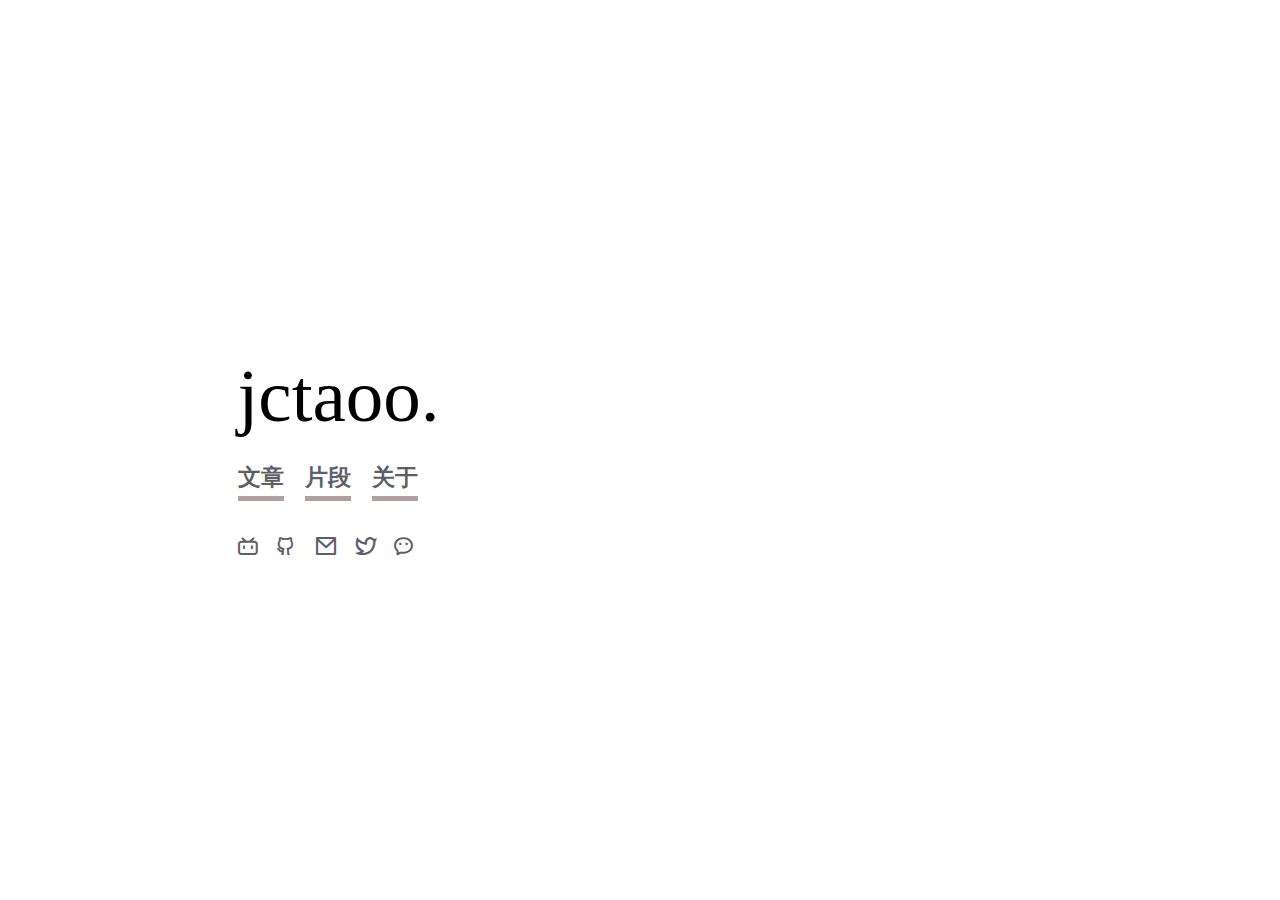
<file: index.html>
<!DOCTYPE html><html lang="zh"><head><meta charSet="utf-8"/><meta http-equiv="x-ua-compatible" content="ie=edge"/><meta name="viewport" content="width=device-width, initial-scale=1, shrink-to-fit=no"/><style data-href="/styles.7c9aee46a339034c4795.css" id="gatsby-global-css">@font-face{font-family:code;src:url(/static/FiraCode-Regular-d60b1090972c3e6230c555347da880db.ttf)}@font-face{font-family:icomoon;src:url([data-uri]);src:url([data-uri]#iefix) format("embedded-opentype"),url([data-uri]) format("truetype"),url([data-uri]) format("woff"),url([data-uri]) format("svg");font-weight:400;font-style:normal;font-display:block}[class*=" icon-"],[class^=icon-]{font-family:icomoon!important;speak:never;font-style:normal;font-weight:400;font-variant:normal;text-transform:none;line-height:1;-webkit-font-smoothing:antialiased;-moz-osx-font-smoothing:grayscale}.icon-timer:before{content:"\E905"}.icon-calendar:before{content:"\E906"}.icon-bilibili:before{content:"\E900"}.icon-github:before{content:"\E901"}.icon-mail:before{content:"\E902"}.icon-twitter:before{content:"\E903"}.icon-wechat:before{content:"\E904"}.root{margin:0;font-family:PingFangSC-Regular;-webkit-font-smoothing:antialiased;-moz-osx-font-smoothing:grayscale;overflow:hidden}@media(prefers-color-scheme:dark){.root ::-webkit-scrollbar{background-color:rgba(142,142,147,.28)}.root ::-webkit-scrollbar-thumb{background-color:rgba(87,87,90,.6);border-radius:10px}}.root #gatsby-focus-wrapper{display:contents}html{font-size:14px;overflow-y:auto;height:100%;background-color:#fff}body,html{overflow-x:hidden;-webkit-tap-highlight-color:rgba(0,0,0,0);-webkit-overflow-scrolling:touch;overflow-scrolling:touch}body{font:1rem Helvetica Neue,Helvetica,PingFang SC,Hiragino Sans GB,Microsoft Yahei,Arial,sans-serif;position:relative;-webkit-font-smoothing:antialiased;-moz-osx-font-smoothing:grayscale;text-rendering:optimizeLegibility}body,button,dd,dl,figure,form,h1,h2,h3,h4,h5,h6,input,ol,p,td,textarea,th,ul{margin:0;padding:0}input,select,textarea{box-sizing:content-box}table{border-spacing:0}button,img,input,textarea{border:none;-webkit-appearance:none}input{text-align:inherit}textarea{resize:none}a,button,h1,h2,h3,h4,h5,h6,input,optgroup,option,select,textarea{font-family:inherit;font-size:inherit;font-weight:inherit;font-style:inherit;line-height:inherit;color:inherit;outline:none}ol,ul{list-style:none}button,input[type=button],input[type=submit]{cursor:pointer}input::-moz-focus-inner{padding:0;border:0}input[type=number]{-moz-appearance:textfield}input[type=number]::-webkit-inner-spin-button,input[type=number]::-webkit-outer-spin-button{margin:0;-webkit-appearance:none}.hljs{display:block;overflow-x:auto;padding:.5em;color:#abb2bf;background:#282c34}.hljs-comment,.hljs-quote{color:#5c6370;font-style:italic}.hljs-doctag,.hljs-formula,.hljs-keyword{color:#c678dd}.hljs-deletion,.hljs-name,.hljs-section,.hljs-selector-tag,.hljs-subst{color:#e06c75}.hljs-literal{color:#56b6c2}.hljs-addition,.hljs-attribute,.hljs-meta-string,.hljs-regexp,.hljs-string{color:#98c379}.hljs-built_in,.hljs-class .hljs-title{color:#e6c07b}.hljs-attr,.hljs-number,.hljs-selector-attr,.hljs-selector-class,.hljs-selector-pseudo,.hljs-template-variable,.hljs-type,.hljs-variable{color:#d19a66}.hljs-bullet,.hljs-link,.hljs-meta,.hljs-selector-id,.hljs-symbol,.hljs-title{color:#61aeee}.hljs-emphasis{font-style:italic}.hljs-strong{font-weight:700}.hljs-link{text-decoration:underline}#home-page{display:flex;flex-direction:row;width:100%;overflow:hidden}@media(prefers-color-scheme:dark){body #home-page{background-color:#1c1c1c}}@media(prefers-color-scheme:light){body #home-page{background-color:#fff}}[class*=ant-]::-ms-clear,[class*=ant-] input::-ms-clear,[class*=ant-] input::-ms-reveal,[class^=ant-]::-ms-clear,[class^=ant-] input::-ms-clear,[class^=ant-] input::-ms-reveal{display:none}[class*=ant-],[class*=ant-] *,[class*=ant-] :after,[class*=ant-] :before,[class^=ant-],[class^=ant-] *,[class^=ant-] :after,[class^=ant-] :before{box-sizing:border-box}body,html{width:100%;height:100%}input::-ms-clear,input::-ms-reveal{display:none}*,:after,:before{box-sizing:border-box}html{font-family:sans-serif;line-height:1.15;-webkit-text-size-adjust:100%;-ms-text-size-adjust:100%;-ms-overflow-style:scrollbar;-webkit-tap-highlight-color:rgba(0,0,0,0)}@-ms-viewport{width:device-width}body{margin:0;color:rgba(0,0,0,.85);font-size:14px;font-family:-apple-system,BlinkMacSystemFont,Segoe UI,Roboto,Helvetica Neue,Arial,Noto Sans,sans-serif,Apple Color Emoji,Segoe UI Emoji,Segoe UI Symbol,Noto Color Emoji;font-variant:tabular-nums;line-height:1.5715;background-color:#fff;font-feature-settings:"tnum"}[tabindex="-1"]:focus{outline:none!important}hr{box-sizing:content-box;height:0;overflow:visible}h1,h2,h3,h4,h5,h6{margin-top:0;margin-bottom:.5em;color:rgba(0,0,0,.85);font-weight:500}p{margin-top:0;margin-bottom:1em}abbr[data-original-title],abbr[title]{text-decoration:underline;-webkit-text-decoration:underline dotted;text-decoration:underline dotted;border-bottom:0;cursor:help}address{margin-bottom:1em;font-style:normal;line-height:inherit}input[type=number],input[type=password],input[type=text],textarea{-webkit-appearance:none}dl,ol,ul{margin-top:0;margin-bottom:1em}ol ol,ol ul,ul ol,ul ul{margin-bottom:0}dt{font-weight:500}dd{margin-bottom:.5em;margin-left:0}blockquote{margin:0 0 1em}dfn{font-style:italic}b,strong{font-weight:bolder}small{font-size:80%}sub,sup{position:relative;font-size:75%;line-height:0;vertical-align:baseline}sub{bottom:-.25em}sup{top:-.5em}a{color:#1890ff;text-decoration:none;background-color:transparent;outline:none;cursor:pointer;transition:color .3s;-webkit-text-decoration-skip:objects}a:hover{color:#40a9ff}a:active{color:#096dd9}a:active,a:focus,a:hover{text-decoration:none;outline:0}a[disabled]{color:rgba(0,0,0,.25);cursor:not-allowed;pointer-events:none}code,kbd,pre,samp{font-size:1em;font-family:SFMono-Regular,Consolas,Liberation Mono,Menlo,Courier,monospace}pre{margin-top:0;margin-bottom:1em;overflow:auto}figure{margin:0 0 1em}img{vertical-align:middle;border-style:none}svg:not(:root){overflow:hidden}[role=button],a,area,button,input:not([type=range]),label,select,summary,textarea{touch-action:manipulation}table{border-collapse:collapse}caption{padding-top:.75em;padding-bottom:.3em;color:rgba(0,0,0,.45);text-align:left;caption-side:bottom}th{text-align:inherit}button,input,optgroup,select,textarea{margin:0;color:inherit;font-size:inherit;font-family:inherit;line-height:inherit}button,input{overflow:visible}button,select{text-transform:none}[type=reset],[type=submit],button,html [type=button]{-webkit-appearance:button}[type=button]::-moz-focus-inner,[type=reset]::-moz-focus-inner,[type=submit]::-moz-focus-inner,button::-moz-focus-inner{padding:0;border-style:none}input[type=checkbox],input[type=radio]{box-sizing:border-box;padding:0}input[type=date],input[type=datetime-local],input[type=month],input[type=time]{-webkit-appearance:listbox}textarea{overflow:auto;resize:vertical}fieldset{min-width:0;margin:0;padding:0;border:0}legend{display:block;width:100%;max-width:100%;margin-bottom:.5em;padding:0;color:inherit;font-size:1.5em;line-height:inherit;white-space:normal}progress{vertical-align:baseline}[type=number]::-webkit-inner-spin-button,[type=number]::-webkit-outer-spin-button{height:auto}[type=search]{outline-offset:-2px;-webkit-appearance:none}[type=search]::-webkit-search-cancel-button,[type=search]::-webkit-search-decoration{-webkit-appearance:none}::-webkit-file-upload-button{font:inherit;-webkit-appearance:button}output{display:inline-block}summary{display:list-item}template{display:none}[hidden]{display:none!important}mark{padding:.2em;background-color:#feffe6}::selection{color:#fff;background:#1890ff}.clearfix:after,.clearfix:before{display:table;content:""}.clearfix:after{clear:both}.anticon{display:inline-block;color:inherit;font-style:normal;line-height:0;text-align:center;text-transform:none;vertical-align:-.125em;text-rendering:optimizeLegibility;-webkit-font-smoothing:antialiased;-moz-osx-font-smoothing:grayscale}.anticon>*{line-height:1}.anticon svg{display:inline-block}.anticon:before{display:none}.anticon .anticon-icon{display:block}.anticon[tabindex]{cursor:pointer}.anticon-spin,.anticon-spin:before{display:inline-block;animation:loadingCircle 1s linear infinite}.ant-fade-appear,.ant-fade-enter,.ant-fade-leave{animation-duration:.2s;animation-fill-mode:both;animation-play-state:paused}.ant-fade-appear.ant-fade-appear-active,.ant-fade-enter.ant-fade-enter-active{animation-name:antFadeIn;animation-play-state:running}.ant-fade-leave.ant-fade-leave-active{animation-name:antFadeOut;animation-play-state:running;pointer-events:none}.ant-fade-appear,.ant-fade-enter{opacity:0;animation-timing-function:linear}.ant-fade-leave{animation-timing-function:linear}@keyframes antFadeIn{0%{opacity:0}to{opacity:1}}@keyframes antFadeOut{0%{opacity:1}to{opacity:0}}.ant-move-up-appear,.ant-move-up-enter,.ant-move-up-leave{animation-duration:.2s;animation-fill-mode:both;animation-play-state:paused}.ant-move-up-appear.ant-move-up-appear-active,.ant-move-up-enter.ant-move-up-enter-active{animation-name:antMoveUpIn;animation-play-state:running}.ant-move-up-leave.ant-move-up-leave-active{animation-name:antMoveUpOut;animation-play-state:running;pointer-events:none}.ant-move-up-appear,.ant-move-up-enter{opacity:0;animation-timing-function:cubic-bezier(.08,.82,.17,1)}.ant-move-up-leave{animation-timing-function:cubic-bezier(.6,.04,.98,.34)}.ant-move-down-appear,.ant-move-down-enter,.ant-move-down-leave{animation-duration:.2s;animation-fill-mode:both;animation-play-state:paused}.ant-move-down-appear.ant-move-down-appear-active,.ant-move-down-enter.ant-move-down-enter-active{animation-name:antMoveDownIn;animation-play-state:running}.ant-move-down-leave.ant-move-down-leave-active{animation-name:antMoveDownOut;animation-play-state:running;pointer-events:none}.ant-move-down-appear,.ant-move-down-enter{opacity:0;animation-timing-function:cubic-bezier(.08,.82,.17,1)}.ant-move-down-leave{animation-timing-function:cubic-bezier(.6,.04,.98,.34)}.ant-move-left-appear,.ant-move-left-enter,.ant-move-left-leave{animation-duration:.2s;animation-fill-mode:both;animation-play-state:paused}.ant-move-left-appear.ant-move-left-appear-active,.ant-move-left-enter.ant-move-left-enter-active{animation-name:antMoveLeftIn;animation-play-state:running}.ant-move-left-leave.ant-move-left-leave-active{animation-name:antMoveLeftOut;animation-play-state:running;pointer-events:none}.ant-move-left-appear,.ant-move-left-enter{opacity:0;animation-timing-function:cubic-bezier(.08,.82,.17,1)}.ant-move-left-leave{animation-timing-function:cubic-bezier(.6,.04,.98,.34)}.ant-move-right-appear,.ant-move-right-enter,.ant-move-right-leave{animation-duration:.2s;animation-fill-mode:both;animation-play-state:paused}.ant-move-right-appear.ant-move-right-appear-active,.ant-move-right-enter.ant-move-right-enter-active{animation-name:antMoveRightIn;animation-play-state:running}.ant-move-right-leave.ant-move-right-leave-active{animation-name:antMoveRightOut;animation-play-state:running;pointer-events:none}.ant-move-right-appear,.ant-move-right-enter{opacity:0;animation-timing-function:cubic-bezier(.08,.82,.17,1)}.ant-move-right-leave{animation-timing-function:cubic-bezier(.6,.04,.98,.34)}@keyframes antMoveDownIn{0%{transform:translateY(100%);transform-origin:0 0;opacity:0}to{transform:translateY(0);transform-origin:0 0;opacity:1}}@keyframes antMoveDownOut{0%{transform:translateY(0);transform-origin:0 0;opacity:1}to{transform:translateY(100%);transform-origin:0 0;opacity:0}}@keyframes antMoveLeftIn{0%{transform:translateX(-100%);transform-origin:0 0;opacity:0}to{transform:translateX(0);transform-origin:0 0;opacity:1}}@keyframes antMoveLeftOut{0%{transform:translateX(0);transform-origin:0 0;opacity:1}to{transform:translateX(-100%);transform-origin:0 0;opacity:0}}@keyframes antMoveRightIn{0%{transform:translateX(100%);transform-origin:0 0;opacity:0}to{transform:translateX(0);transform-origin:0 0;opacity:1}}@keyframes antMoveRightOut{0%{transform:translateX(0);transform-origin:0 0;opacity:1}to{transform:translateX(100%);transform-origin:0 0;opacity:0}}@keyframes antMoveUpIn{0%{transform:translateY(-100%);transform-origin:0 0;opacity:0}to{transform:translateY(0);transform-origin:0 0;opacity:1}}@keyframes antMoveUpOut{0%{transform:translateY(0);transform-origin:0 0;opacity:1}to{transform:translateY(-100%);transform-origin:0 0;opacity:0}}@keyframes loadingCircle{to{transform:rotate(1turn)}}[ant-click-animating-without-extra-node=true],[ant-click-animating=true]{position:relative}html{--antd-wave-shadow-color:#1890ff;--scroll-bar:0}.ant-click-animating-node,[ant-click-animating-without-extra-node=true]:after{position:absolute;top:0;right:0;bottom:0;left:0;display:block;border-radius:inherit;box-shadow:0 0 0 0 #1890ff;box-shadow:0 0 0 0 var(--antd-wave-shadow-color);opacity:.2;animation:fadeEffect 2s cubic-bezier(.08,.82,.17,1),waveEffect .4s cubic-bezier(.08,.82,.17,1);animation-fill-mode:forwards;content:"";pointer-events:none}@keyframes waveEffect{to{box-shadow:0 0 0 #1890ff;box-shadow:0 0 0 6px var(--antd-wave-shadow-color)}}@keyframes fadeEffect{to{opacity:0}}.ant-slide-up-appear,.ant-slide-up-enter,.ant-slide-up-leave{animation-duration:.2s;animation-fill-mode:both;animation-play-state:paused}.ant-slide-up-appear.ant-slide-up-appear-active,.ant-slide-up-enter.ant-slide-up-enter-active{animation-name:antSlideUpIn;animation-play-state:running}.ant-slide-up-leave.ant-slide-up-leave-active{animation-name:antSlideUpOut;animation-play-state:running;pointer-events:none}.ant-slide-up-appear,.ant-slide-up-enter{opacity:0;animation-timing-function:cubic-bezier(.23,1,.32,1)}.ant-slide-up-leave{animation-timing-function:cubic-bezier(.755,.05,.855,.06)}.ant-slide-down-appear,.ant-slide-down-enter,.ant-slide-down-leave{animation-duration:.2s;animation-fill-mode:both;animation-play-state:paused}.ant-slide-down-appear.ant-slide-down-appear-active,.ant-slide-down-enter.ant-slide-down-enter-active{animation-name:antSlideDownIn;animation-play-state:running}.ant-slide-down-leave.ant-slide-down-leave-active{animation-name:antSlideDownOut;animation-play-state:running;pointer-events:none}.ant-slide-down-appear,.ant-slide-down-enter{opacity:0;animation-timing-function:cubic-bezier(.23,1,.32,1)}.ant-slide-down-leave{animation-timing-function:cubic-bezier(.755,.05,.855,.06)}.ant-slide-left-appear,.ant-slide-left-enter,.ant-slide-left-leave{animation-duration:.2s;animation-fill-mode:both;animation-play-state:paused}.ant-slide-left-appear.ant-slide-left-appear-active,.ant-slide-left-enter.ant-slide-left-enter-active{animation-name:antSlideLeftIn;animation-play-state:running}.ant-slide-left-leave.ant-slide-left-leave-active{animation-name:antSlideLeftOut;animation-play-state:running;pointer-events:none}.ant-slide-left-appear,.ant-slide-left-enter{opacity:0;animation-timing-function:cubic-bezier(.23,1,.32,1)}.ant-slide-left-leave{animation-timing-function:cubic-bezier(.755,.05,.855,.06)}.ant-slide-right-appear,.ant-slide-right-enter,.ant-slide-right-leave{animation-duration:.2s;animation-fill-mode:both;animation-play-state:paused}.ant-slide-right-appear.ant-slide-right-appear-active,.ant-slide-right-enter.ant-slide-right-enter-active{animation-name:antSlideRightIn;animation-play-state:running}.ant-slide-right-leave.ant-slide-right-leave-active{animation-name:antSlideRightOut;animation-play-state:running;pointer-events:none}.ant-slide-right-appear,.ant-slide-right-enter{opacity:0;animation-timing-function:cubic-bezier(.23,1,.32,1)}.ant-slide-right-leave{animation-timing-function:cubic-bezier(.755,.05,.855,.06)}@keyframes antSlideUpIn{0%{transform:scaleY(.8);transform-origin:0 0;opacity:0}to{transform:scaleY(1);transform-origin:0 0;opacity:1}}@keyframes antSlideUpOut{0%{transform:scaleY(1);transform-origin:0 0;opacity:1}to{transform:scaleY(.8);transform-origin:0 0;opacity:0}}@keyframes antSlideDownIn{0%{transform:scaleY(.8);transform-origin:100% 100%;opacity:0}to{transform:scaleY(1);transform-origin:100% 100%;opacity:1}}@keyframes antSlideDownOut{0%{transform:scaleY(1);transform-origin:100% 100%;opacity:1}to{transform:scaleY(.8);transform-origin:100% 100%;opacity:0}}@keyframes antSlideLeftIn{0%{transform:scaleX(.8);transform-origin:0 0;opacity:0}to{transform:scaleX(1);transform-origin:0 0;opacity:1}}@keyframes antSlideLeftOut{0%{transform:scaleX(1);transform-origin:0 0;opacity:1}to{transform:scaleX(.8);transform-origin:0 0;opacity:0}}@keyframes antSlideRightIn{0%{transform:scaleX(.8);transform-origin:100% 0;opacity:0}to{transform:scaleX(1);transform-origin:100% 0;opacity:1}}@keyframes antSlideRightOut{0%{transform:scaleX(1);transform-origin:100% 0;opacity:1}to{transform:scaleX(.8);transform-origin:100% 0;opacity:0}}.ant-zoom-appear,.ant-zoom-enter,.ant-zoom-leave{animation-duration:.2s;animation-fill-mode:both;animation-play-state:paused}.ant-zoom-appear.ant-zoom-appear-active,.ant-zoom-enter.ant-zoom-enter-active{animation-name:antZoomIn;animation-play-state:running}.ant-zoom-leave.ant-zoom-leave-active{animation-name:antZoomOut;animation-play-state:running;pointer-events:none}.ant-zoom-appear,.ant-zoom-enter{transform:scale(0);opacity:0;animation-timing-function:cubic-bezier(.08,.82,.17,1)}.ant-zoom-appear-prepare,.ant-zoom-enter-prepare{transform:none}.ant-zoom-leave{animation-timing-function:cubic-bezier(.78,.14,.15,.86)}.ant-zoom-big-appear,.ant-zoom-big-enter,.ant-zoom-big-leave{animation-duration:.2s;animation-fill-mode:both;animation-play-state:paused}.ant-zoom-big-appear.ant-zoom-big-appear-active,.ant-zoom-big-enter.ant-zoom-big-enter-active{animation-name:antZoomBigIn;animation-play-state:running}.ant-zoom-big-leave.ant-zoom-big-leave-active{animation-name:antZoomBigOut;animation-play-state:running;pointer-events:none}.ant-zoom-big-appear,.ant-zoom-big-enter{transform:scale(0);opacity:0;animation-timing-function:cubic-bezier(.08,.82,.17,1)}.ant-zoom-big-appear-prepare,.ant-zoom-big-enter-prepare{transform:none}.ant-zoom-big-leave{animation-timing-function:cubic-bezier(.78,.14,.15,.86)}.ant-zoom-big-fast-appear,.ant-zoom-big-fast-enter,.ant-zoom-big-fast-leave{animation-duration:.1s;animation-fill-mode:both;animation-play-state:paused}.ant-zoom-big-fast-appear.ant-zoom-big-fast-appear-active,.ant-zoom-big-fast-enter.ant-zoom-big-fast-enter-active{animation-name:antZoomBigIn;animation-play-state:running}.ant-zoom-big-fast-leave.ant-zoom-big-fast-leave-active{animation-name:antZoomBigOut;animation-play-state:running;pointer-events:none}.ant-zoom-big-fast-appear,.ant-zoom-big-fast-enter{transform:scale(0);opacity:0;animation-timing-function:cubic-bezier(.08,.82,.17,1)}.ant-zoom-big-fast-appear-prepare,.ant-zoom-big-fast-enter-prepare{transform:none}.ant-zoom-big-fast-leave{animation-timing-function:cubic-bezier(.78,.14,.15,.86)}.ant-zoom-up-appear,.ant-zoom-up-enter,.ant-zoom-up-leave{animation-duration:.2s;animation-fill-mode:both;animation-play-state:paused}.ant-zoom-up-appear.ant-zoom-up-appear-active,.ant-zoom-up-enter.ant-zoom-up-enter-active{animation-name:antZoomUpIn;animation-play-state:running}.ant-zoom-up-leave.ant-zoom-up-leave-active{animation-name:antZoomUpOut;animation-play-state:running;pointer-events:none}.ant-zoom-up-appear,.ant-zoom-up-enter{transform:scale(0);opacity:0;animation-timing-function:cubic-bezier(.08,.82,.17,1)}.ant-zoom-up-appear-prepare,.ant-zoom-up-enter-prepare{transform:none}.ant-zoom-up-leave{animation-timing-function:cubic-bezier(.78,.14,.15,.86)}.ant-zoom-down-appear,.ant-zoom-down-enter,.ant-zoom-down-leave{animation-duration:.2s;animation-fill-mode:both;animation-play-state:paused}.ant-zoom-down-appear.ant-zoom-down-appear-active,.ant-zoom-down-enter.ant-zoom-down-enter-active{animation-name:antZoomDownIn;animation-play-state:running}.ant-zoom-down-leave.ant-zoom-down-leave-active{animation-name:antZoomDownOut;animation-play-state:running;pointer-events:none}.ant-zoom-down-appear,.ant-zoom-down-enter{transform:scale(0);opacity:0;animation-timing-function:cubic-bezier(.08,.82,.17,1)}.ant-zoom-down-appear-prepare,.ant-zoom-down-enter-prepare{transform:none}.ant-zoom-down-leave{animation-timing-function:cubic-bezier(.78,.14,.15,.86)}.ant-zoom-left-appear,.ant-zoom-left-enter,.ant-zoom-left-leave{animation-duration:.2s;animation-fill-mode:both;animation-play-state:paused}.ant-zoom-left-appear.ant-zoom-left-appear-active,.ant-zoom-left-enter.ant-zoom-left-enter-active{animation-name:antZoomLeftIn;animation-play-state:running}.ant-zoom-left-leave.ant-zoom-left-leave-active{animation-name:antZoomLeftOut;animation-play-state:running;pointer-events:none}.ant-zoom-left-appear,.ant-zoom-left-enter{transform:scale(0);opacity:0;animation-timing-function:cubic-bezier(.08,.82,.17,1)}.ant-zoom-left-appear-prepare,.ant-zoom-left-enter-prepare{transform:none}.ant-zoom-left-leave{animation-timing-function:cubic-bezier(.78,.14,.15,.86)}.ant-zoom-right-appear,.ant-zoom-right-enter,.ant-zoom-right-leave{animation-duration:.2s;animation-fill-mode:both;animation-play-state:paused}.ant-zoom-right-appear.ant-zoom-right-appear-active,.ant-zoom-right-enter.ant-zoom-right-enter-active{animation-name:antZoomRightIn;animation-play-state:running}.ant-zoom-right-leave.ant-zoom-right-leave-active{animation-name:antZoomRightOut;animation-play-state:running;pointer-events:none}.ant-zoom-right-appear,.ant-zoom-right-enter{transform:scale(0);opacity:0;animation-timing-function:cubic-bezier(.08,.82,.17,1)}.ant-zoom-right-appear-prepare,.ant-zoom-right-enter-prepare{transform:none}.ant-zoom-right-leave{animation-timing-function:cubic-bezier(.78,.14,.15,.86)}@keyframes antZoomIn{0%{transform:scale(.2);opacity:0}to{transform:scale(1);opacity:1}}@keyframes antZoomOut{0%{transform:scale(1)}to{transform:scale(.2);opacity:0}}@keyframes antZoomBigIn{0%{transform:scale(.8);opacity:0}to{transform:scale(1);opacity:1}}@keyframes antZoomBigOut{0%{transform:scale(1)}to{transform:scale(.8);opacity:0}}@keyframes antZoomUpIn{0%{transform:scale(.8);transform-origin:50% 0;opacity:0}to{transform:scale(1);transform-origin:50% 0}}@keyframes antZoomUpOut{0%{transform:scale(1);transform-origin:50% 0}to{transform:scale(.8);transform-origin:50% 0;opacity:0}}@keyframes antZoomLeftIn{0%{transform:scale(.8);transform-origin:0 50%;opacity:0}to{transform:scale(1);transform-origin:0 50%}}@keyframes antZoomLeftOut{0%{transform:scale(1);transform-origin:0 50%}to{transform:scale(.8);transform-origin:0 50%;opacity:0}}@keyframes antZoomRightIn{0%{transform:scale(.8);transform-origin:100% 50%;opacity:0}to{transform:scale(1);transform-origin:100% 50%}}@keyframes antZoomRightOut{0%{transform:scale(1);transform-origin:100% 50%}to{transform:scale(.8);transform-origin:100% 50%;opacity:0}}@keyframes antZoomDownIn{0%{transform:scale(.8);transform-origin:50% 100%;opacity:0}to{transform:scale(1);transform-origin:50% 100%}}@keyframes antZoomDownOut{0%{transform:scale(1);transform-origin:50% 100%}to{transform:scale(.8);transform-origin:50% 100%;opacity:0}}.ant-motion-collapse-legacy{overflow:hidden}.ant-motion-collapse,.ant-motion-collapse-legacy-active{transition:height .2s cubic-bezier(.645,.045,.355,1),opacity .2s cubic-bezier(.645,.045,.355,1)!important}.ant-motion-collapse{overflow:hidden}.ant-popover{box-sizing:border-box;margin:0;padding:0;color:rgba(0,0,0,.85);font-size:14px;font-variant:tabular-nums;line-height:1.5715;list-style:none;font-feature-settings:"tnum";position:absolute;top:0;left:0;z-index:1030;font-weight:400;white-space:normal;text-align:left;cursor:auto;-webkit-user-select:text;-ms-user-select:text;user-select:text}.ant-popover:after{position:absolute;background:hsla(0,0%,100%,.01);content:""}.ant-popover-hidden{display:none}.ant-popover-placement-top,.ant-popover-placement-topLeft,.ant-popover-placement-topRight{padding-bottom:10px}.ant-popover-placement-right,.ant-popover-placement-rightBottom,.ant-popover-placement-rightTop{padding-left:10px}.ant-popover-placement-bottom,.ant-popover-placement-bottomLeft,.ant-popover-placement-bottomRight{padding-top:10px}.ant-popover-placement-left,.ant-popover-placement-leftBottom,.ant-popover-placement-leftTop{padding-right:10px}.ant-popover-inner{background-color:#fff;background-clip:padding-box;border-radius:2px;box-shadow:0 3px 6px -4px rgba(0,0,0,.12),0 6px 16px 0 rgba(0,0,0,.08),0 9px 28px 8px rgba(0,0,0,.05);box-shadow:0 0 8px rgba(0,0,0,.15)\9}@media (-ms-high-contrast:none),screen and (-ms-high-contrast:active){.ant-popover-inner{box-shadow:0 3px 6px -4px rgba(0,0,0,.12),0 6px 16px 0 rgba(0,0,0,.08),0 9px 28px 8px rgba(0,0,0,.05)}}.ant-popover-title{min-width:177px;min-height:32px;margin:0;padding:5px 16px 4px;color:rgba(0,0,0,.85);font-weight:500;border-bottom:1px solid #f0f0f0}.ant-popover-inner-content{padding:12px 16px;color:rgba(0,0,0,.85)}.ant-popover-message{position:relative;padding:4px 0 12px;color:rgba(0,0,0,.85);font-size:14px}.ant-popover-message>.anticon{position:absolute;top:8.0005px;color:#faad14;font-size:14px}.ant-popover-message-title{padding-left:22px}.ant-popover-buttons{margin-bottom:4px;text-align:right}.ant-popover-buttons button{margin-left:8px}.ant-popover-arrow{position:absolute;display:block;width:8.48528137px;height:8.48528137px;background:transparent;border-style:solid;border-width:4.24264069px;transform:rotate(45deg)}.ant-popover-placement-top>.ant-popover-content>.ant-popover-arrow,.ant-popover-placement-topLeft>.ant-popover-content>.ant-popover-arrow,.ant-popover-placement-topRight>.ant-popover-content>.ant-popover-arrow{bottom:6.2px;border-color:transparent #fff #fff transparent;box-shadow:3px 3px 7px rgba(0,0,0,.07)}.ant-popover-placement-top>.ant-popover-content>.ant-popover-arrow{left:50%;transform:translateX(-50%) rotate(45deg)}.ant-popover-placement-topLeft>.ant-popover-content>.ant-popover-arrow{left:16px}.ant-popover-placement-topRight>.ant-popover-content>.ant-popover-arrow{right:16px}.ant-popover-placement-right>.ant-popover-content>.ant-popover-arrow,.ant-popover-placement-rightBottom>.ant-popover-content>.ant-popover-arrow,.ant-popover-placement-rightTop>.ant-popover-content>.ant-popover-arrow{left:6px;border-color:transparent transparent #fff #fff;box-shadow:-3px 3px 7px rgba(0,0,0,.07)}.ant-popover-placement-right>.ant-popover-content>.ant-popover-arrow{top:50%;transform:translateY(-50%) rotate(45deg)}.ant-popover-placement-rightTop>.ant-popover-content>.ant-popover-arrow{top:12px}.ant-popover-placement-rightBottom>.ant-popover-content>.ant-popover-arrow{bottom:12px}.ant-popover-placement-bottom>.ant-popover-content>.ant-popover-arrow,.ant-popover-placement-bottomLeft>.ant-popover-content>.ant-popover-arrow,.ant-popover-placement-bottomRight>.ant-popover-content>.ant-popover-arrow{top:6px;border-color:#fff transparent transparent #fff;box-shadow:-2px -2px 5px rgba(0,0,0,.06)}.ant-popover-placement-bottom>.ant-popover-content>.ant-popover-arrow{left:50%;transform:translateX(-50%) rotate(45deg)}.ant-popover-placement-bottomLeft>.ant-popover-content>.ant-popover-arrow{left:16px}.ant-popover-placement-bottomRight>.ant-popover-content>.ant-popover-arrow{right:16px}.ant-popover-placement-left>.ant-popover-content>.ant-popover-arrow,.ant-popover-placement-leftBottom>.ant-popover-content>.ant-popover-arrow,.ant-popover-placement-leftTop>.ant-popover-content>.ant-popover-arrow{right:6px;border-color:#fff #fff transparent transparent;box-shadow:3px -3px 7px rgba(0,0,0,.07)}.ant-popover-placement-left>.ant-popover-content>.ant-popover-arrow{top:50%;transform:translateY(-50%) rotate(45deg)}.ant-popover-placement-leftTop>.ant-popover-content>.ant-popover-arrow{top:12px}.ant-popover-placement-leftBottom>.ant-popover-content>.ant-popover-arrow{bottom:12px}.ant-popover-rtl{direction:rtl;text-align:right}.ant-popover-rtl .ant-popover-message-title{padding-right:22px;padding-left:16px}.ant-popover-rtl .ant-popover-buttons{text-align:left}.ant-popover-rtl .ant-popover-buttons button{margin-right:8px;margin-left:0}.contact-list{display:flex;flex-direction:row;margin-top:0;margin-bottom:0}.contact-list .contact-list-item:first-child{margin-left:0!important}.contact-list .contact-list-item{margin-left:19.5px;width:19.5px;height:auto;font-size:18px;transition:.15s cubic-bezier(.63,0,.25,1);cursor:pointer;-webkit-user-select:none;-ms-user-select:none;user-select:none}@media(max-width:774px){.contact-list .contact-list-item{margin-left:26px}}@media(prefers-color-scheme:dark){body .contact-list .contact-list-item a{color:rgba(235,235,245,.6)}}@media(prefers-color-scheme:light){body .contact-list .contact-list-item a{color:#5e5e67}}@media(prefers-color-scheme:dark){body .contact-list .contact-list-item a:hover{color:#fff}}@media(prefers-color-scheme:light){body .contact-list .contact-list-item a:hover{color:#000}}#mobile-navigation-bar.hide{top:-101px}#mobile-navigation-bar{top:-101px;position:fixed;left:0;width:100vw;transition:.15s cubic-bezier(.63,0,.25,1);display:inline-flex;flex-direction:column;align-items:center;padding-top:10px;z-index:900;height:101px}@media(prefers-color-scheme:dark){body #mobile-navigation-bar{background-color:#1c1c1c}}@media(prefers-color-scheme:light){body #mobile-navigation-bar{background-color:#fff}}@media(max-width:774px){#mobile-navigation-bar{top:0}}#mobile-navigation-bar #mobile-navigation-bar-header{display:flex;flex-direction:row;width:100%;padding:4px 18px}#mobile-navigation-bar #mobile-navigation-bar-header #mobile-navigation-bar-title{display:flex;flex-direction:row;align-items:center}#mobile-navigation-bar #mobile-navigation-bar-header #mobile-navigation-bar-title #mobile-navigation-bar-title-home-label{cursor:pointer;-webkit-user-select:none;-ms-user-select:none;user-select:none}#mobile-navigation-bar #mobile-navigation-bar-header #mobile-navigation-bar-title #mobile-navigation-bar-title-home-label h1{font-size:28px;font-family:PingFangSC-Regular;font-weight:400;line-height:34px;margin-bottom:0}@media(prefers-color-scheme:dark){body #mobile-navigation-bar #mobile-navigation-bar-header #mobile-navigation-bar-title #mobile-navigation-bar-title-home-label h1{color:#fff}}@media(prefers-color-scheme:light){body #mobile-navigation-bar #mobile-navigation-bar-header #mobile-navigation-bar-title #mobile-navigation-bar-title-home-label h1{color:#000}}#mobile-navigation-bar #mobile-navigation-bar-header #mobile-navigation-bar-title .mobile-navigation-bar-title-route-label{height:34px}#mobile-navigation-bar #mobile-navigation-bar-header #mobile-navigation-bar-title .mobile-navigation-bar-title-divider{display:block;width:2px;height:24px;transform:rotate(30deg);margin-left:8px;margin-right:12px}@media(prefers-color-scheme:dark){body #mobile-navigation-bar #mobile-navigation-bar-header #mobile-navigation-bar-title .mobile-navigation-bar-title-divider{background-color:#fff}}@media(prefers-color-scheme:light){body #mobile-navigation-bar #mobile-navigation-bar-header #mobile-navigation-bar-title .mobile-navigation-bar-title-divider{background-color:#000}}#mobile-navigation-bar .mobile-navigation-bar-media-info{display:inline-flex;margin-top:10px;margin-bottom:10px}#mobile-navigation-bar .mobile-navigation-bar-bottom-divider{height:1px;width:100%}@media(prefers-color-scheme:dark){body #mobile-navigation-bar .mobile-navigation-bar-bottom-divider{background-color:rgba(142,142,147,.28)}}@media(prefers-color-scheme:light){body #mobile-navigation-bar .mobile-navigation-bar-bottom-divider{background-color:#dbd9d9}}.route-label-title{display:inline-flex;flex-direction:column;cursor:pointer}.route-label-title .route-label-title-label{-webkit-user-select:none;-ms-user-select:none;user-select:none;display:inline;z-index:10;font-size:28px;font-family:PingFangSC-Regular;font-weight:400;line-height:34px;margin-bottom:0}@media(prefers-color-scheme:dark){body .route-label-title .route-label-title-label{color:#fff}}@media(prefers-color-scheme:light){body .route-label-title .route-label-title-label{color:#000}}.route-label-title .route-label-title-indicator-container{margin-top:-13px;height:12.75px;transform:translateY(-10px)}.route-label-title .route-label-title-indicator-container .route-label-title-indicator{display:inline-block;width:100%;height:100%;transition:.15s cubic-bezier(.63,0,.25,1)}@media(prefers-color-scheme:dark){body .route-label-title .route-label-title-indicator-container .route-label-title-indicator{background-color:#3f51b5}}@media(prefers-color-scheme:light){body .route-label-title .route-label-title-indicator-container .route-label-title-indicator{background-color:#ffd54f}}#navigation-bar.navigation-bar-shrink{position:relative}#navigation-bar.navigation-bar-shrink #navigation-bar-content{padding-left:52.5px!important;padding-right:0!important}@media(max-width:774px){#navigation-bar.navigation-bar-shrink{display:none}}#navigation-bar{display:inline-flex;flex-direction:column;justify-content:center;height:100vh}@media(max-width:774px){#navigation-bar{justify-content:flex-start}}#navigation-bar #navigation-bar-content{display:flex;flex-direction:column;align-items:flex-start;padding-left:237.5px;padding-right:237.5px;transition:.15s cubic-bezier(.63,0,.25,1)}@media(max-width:774px){#navigation-bar #navigation-bar-content{margin-top:160px;padding-left:35px!important}#navigation-bar #navigation-bar-content .navigation-bar-media-info{bottom:50px;position:absolute;margin:0 auto;left:50%;transform:translateX(-50%)}}#navigation-bar #navigation-bar-content>ul{padding-left:0}#navigation-bar #navigation-bar-content #blog-name-label{font-size:75px;letter-spacing:0;text-align:center;-webkit-user-select:none;-ms-user-select:none;user-select:none;margin-bottom:0;cursor:pointer}@media(prefers-color-scheme:dark){body #navigation-bar #navigation-bar-content #blog-name-label{color:#fff}}@media(prefers-color-scheme:light){body #navigation-bar #navigation-bar-content #blog-name-label{color:#000}}#navigation-bar #navigation-bar-content #links-list{margin-left:-21px;margin-top:5.25px;margin-bottom:0;display:flex;flex-direction:row;justify-content:flex-start}@media(max-width:774px){#navigation-bar #navigation-bar-content #links-list{flex-direction:column!important;justify-content:flex-start;align-items:flex-start}}#navigation-bar #navigation-bar-content .navigation-bar-media-info{margin-top:19.5px}#links-list-passage-list .links-list-item:first-child,#links-list .links-list-item:first-child{margin-top:0!important}#links-list-passage-list .links-list-item,#links-list .links-list-item{margin-left:21px;display:flex;flex-direction:column;cursor:pointer}@media(max-width:774px){#links-list-passage-list .links-list-item,#links-list .links-list-item{margin-top:26px}}#links-list-passage-list .links-list-item:hover .links-list-item-label,#links-list .links-list-item:hover .links-list-item-label{z-index:10}@media(prefers-color-scheme:dark){body #links-list-passage-list .links-list-item:hover .links-list-item-label,body #links-list .links-list-item:hover .links-list-item-label{color:#fff}}@media(prefers-color-scheme:light){body #links-list-passage-list .links-list-item:hover .links-list-item-label,body #links-list .links-list-item:hover .links-list-item-label{color:#000}}#links-list-passage-list .links-list-item:hover .links-list-item-indicator-container .links-list-item-indicator,#links-list .links-list-item:hover .links-list-item-indicator-container .links-list-item-indicator{height:19.5px;transform:translateY(-14px)}#links-list-passage-list .links-list-item .links-list-item-label,#links-list .links-list-item .links-list-item-label{font-size:22.5px;font-weight:700;-webkit-user-select:none;-ms-user-select:none;user-select:none;transition:.15s cubic-bezier(.63,0,.25,1)}@media(prefers-color-scheme:dark){body #links-list-passage-list .links-list-item .links-list-item-label,body #links-list .links-list-item .links-list-item-label{color:rgba(235,235,245,.6)}}@media(prefers-color-scheme:light){body #links-list-passage-list .links-list-item .links-list-item-label,body #links-list .links-list-item .links-list-item-label{color:#5e5e67}}#links-list-passage-list .links-list-item .links-list-item-indicator-container,#links-list .links-list-item .links-list-item-indicator-container{height:5.25px}@media(max-width:774px){#links-list-passage-list .links-list-item .links-list-item-indicator-container,#links-list .links-list-item .links-list-item-indicator-container{height:3px}}#links-list-passage-list .links-list-item .links-list-item-indicator-container .links-list-item-indicator,#links-list .links-list-item .links-list-item-indicator-container .links-list-item-indicator{display:block;width:100%;height:100%;transition:.15s cubic-bezier(.63,0,.25,1)}@media(prefers-color-scheme:dark){body #links-list-passage-list .links-list-item .links-list-item-indicator-container .links-list-item-indicator,body #links-list .links-list-item .links-list-item-indicator-container .links-list-item-indicator{background-color:#646464}}@media(prefers-color-scheme:light){body #links-list-passage-list .links-list-item .links-list-item-indicator-container .links-list-item-indicator,body #links-list .links-list-item .links-list-item-indicator-container .links-list-item-indicator{background-color:#ada0a0}}#links-list-passage-list .links-list-item-selected .links-list-item-label,#links-list .links-list-item-selected .links-list-item-label{z-index:10}@media(prefers-color-scheme:dark){body #links-list-passage-list .links-list-item-selected .links-list-item-label,body #links-list .links-list-item-selected .links-list-item-label{color:#fff}}@media(prefers-color-scheme:light){body #links-list-passage-list .links-list-item-selected .links-list-item-label,body #links-list .links-list-item-selected .links-list-item-label{color:#000}}#links-list-passage-list .links-list-item-selected .links-list-item-indicator-container .links-list-item-indicator,#links-list .links-list-item-selected .links-list-item-indicator-container .links-list-item-indicator{height:19.5px;transform:translateY(-14px)}@media(prefers-color-scheme:dark){body #links-list-passage-list .links-list-item-selected .links-list-item-indicator-container .links-list-item-indicator,body #links-list .links-list-item-selected .links-list-item-indicator-container .links-list-item-indicator{background-color:#3f51b5}}@media(prefers-color-scheme:light){body #links-list-passage-list .links-list-item-selected .links-list-item-indicator-container .links-list-item-indicator,body #links-list .links-list-item-selected .links-list-item-indicator-container .links-list-item-indicator{background-color:#ffd54f}}#global-information{position:absolute;left:0;bottom:0;width:100%;background-color:#faebd7;z-index:999;padding-top:10px;padding-bottom:10px;display:flex;flex-direction:row;justify-content:center;align-items:center}#global-information h1{margin:0;padding:0;font:PingFangSC-Regular}.ant-progress{box-sizing:border-box;margin:0;padding:0;color:rgba(0,0,0,.85);font-size:14px;font-variant:tabular-nums;line-height:1.5715;list-style:none;font-feature-settings:"tnum";display:inline-block}.ant-progress-line{position:relative;width:100%;font-size:14px}.ant-progress-steps{display:inline-block}.ant-progress-steps-outer{display:flex;flex-direction:row;align-items:center}.ant-progress-steps-item{flex-shrink:0;min-width:2px;margin-right:2px;background:#f3f3f3;transition:all .3s}.ant-progress-steps-item-active{background:#1890ff}.ant-progress-small.ant-progress-line,.ant-progress-small.ant-progress-line .ant-progress-text .anticon{font-size:12px}.ant-progress-outer{display:inline-block;width:100%;margin-right:0;padding-right:0}.ant-progress-show-info .ant-progress-outer{margin-right:calc(-2em - 8px);padding-right:calc(2em + 8px)}.ant-progress-inner{position:relative;display:inline-block;width:100%;overflow:hidden;vertical-align:middle;background-color:#f5f5f5;border-radius:100px}.ant-progress-circle-trail{stroke:#f5f5f5}.ant-progress-circle-path{animation:ant-progress-appear .3s}.ant-progress-inner:not(.ant-progress-circle-gradient) .ant-progress-circle-path{stroke:#1890ff}.ant-progress-bg,.ant-progress-success-bg{position:relative;background-color:#1890ff;border-radius:100px;transition:all .4s cubic-bezier(.08,.82,.17,1) 0s}.ant-progress-success-bg{position:absolute;top:0;left:0;background-color:#52c41a}.ant-progress-text{display:inline-block;width:2em;margin-left:8px;color:rgba(0,0,0,.85);font-size:1em;line-height:1;white-space:nowrap;text-align:left;vertical-align:middle;word-break:normal}.ant-progress-text .anticon{font-size:14px}.ant-progress-status-active .ant-progress-bg:before{position:absolute;top:0;right:0;bottom:0;left:0;background:#fff;border-radius:10px;opacity:0;animation:ant-progress-active 2.4s cubic-bezier(.23,1,.32,1) infinite;content:""}.ant-progress-status-exception .ant-progress-bg{background-color:#ff4d4f}.ant-progress-status-exception .ant-progress-text{color:#ff4d4f}.ant-progress-status-exception .ant-progress-inner:not(.ant-progress-circle-gradient) .ant-progress-circle-path{stroke:#ff4d4f}.ant-progress-status-success .ant-progress-bg{background-color:#52c41a}.ant-progress-status-success .ant-progress-text{color:#52c41a}.ant-progress-status-success .ant-progress-inner:not(.ant-progress-circle-gradient) .ant-progress-circle-path{stroke:#52c41a}.ant-progress-circle .ant-progress-inner{position:relative;line-height:1;background-color:transparent}.ant-progress-circle .ant-progress-text{position:absolute;top:50%;left:50%;width:100%;margin:0;padding:0;color:rgba(0,0,0,.85);font-size:1em;line-height:1;white-space:normal;text-align:center;transform:translate(-50%,-50%)}.ant-progress-circle .ant-progress-text .anticon{font-size:1.16666667em}.ant-progress-circle.ant-progress-status-exception .ant-progress-text{color:#ff4d4f}.ant-progress-circle.ant-progress-status-success .ant-progress-text{color:#52c41a}@keyframes ant-progress-active{0%{width:0;opacity:.1}20%{width:0;opacity:.5}to{width:100%;opacity:0}}.ant-progress-rtl{direction:rtl}.ant-progress-rtl.ant-progress-show-info .ant-progress-outer{margin-right:0;margin-left:calc(-2em - 8px);padding-right:0;padding-left:calc(2em + 8px)}.ant-progress-rtl .ant-progress-success-bg{right:0;left:auto}.ant-progress-rtl.ant-progress-line .ant-progress-text,.ant-progress-rtl.ant-progress-steps .ant-progress-text{margin-right:8px;margin-left:0;text-align:right}#top-progress-bar{z-index:999;position:fixed;width:100vw;transition:.15s cubic-bezier(.63,0,.25,1);top:-10px}.top-progress-bar-hide{opacity:0}@media(prefers-color-scheme:dark){body #top-progress-bar>div>div>div>div{background-color:#3f51b5}}@media(prefers-color-scheme:light){body #top-progress-bar>div>div>div>div{background-color:#ffd54f}}@media(max-width:774px){#not-found-page{padding-top:101px}}#not-found-page::-webkit-scrollbar{display:none}#not-found-page #not-found-page-content{height:100%;padding-left:78px}#not-found-page #not-found-page-content #not-found-page-explanation{display:inline-flex;flex-direction:column;align-items:flex-start;justify-content:center;height:100%}#not-found-page #not-found-page-content #not-found-page-explanation h1{font-family:PingFangSC-Regular;font-size:21px;font-weight:700;margin:0}@media(prefers-color-scheme:dark){body #not-found-page #not-found-page-content #not-found-page-explanation h1{color:#fff}}@media(prefers-color-scheme:light){body #not-found-page #not-found-page-content #not-found-page-explanation h1{color:#000}}#not-found-page #not-found-page-content #not-found-page-explanation p{font-family:PingFangSC-Regular;font-size:16.5px;font-weight:400;margin:0}@media(prefers-color-scheme:dark){body #not-found-page #not-found-page-content #not-found-page-explanation p{color:rgba(235,235,245,.6)}}@media(prefers-color-scheme:light){body #not-found-page #not-found-page-content #not-found-page-explanation p{color:rgba(60,60,67,.6)}}#not-found-page #not-found-page-background{position:fixed;bottom:-170px;right:-30px}#not-found-page #not-found-page-background #not-found-page-background-label-text{font-size:375px;line-height:525px;margin:0;font-family:PingFangSC-Regular;font-weight:700}@media(prefers-color-scheme:dark){body #not-found-page #not-found-page-background #not-found-page-background-label-text{color:rgba(97,97,97,.24)}}@media(prefers-color-scheme:light){body #not-found-page #not-found-page-background #not-found-page-background-label-text{color:rgba(97,97,97,.04)}}#about-page{display:flex;flex-direction:row;justify-content:center;padding-left:88px;padding-right:88px;padding-top:81px}#passage-list-page{padding-left:65px;padding-right:65px;padding-top:102px}@media(max-width:774px){#passage-list-page{padding-left:13px;padding-right:13px}}#passage-list-page .passage-list-container .passage-list{display:grid;grid-template-columns:repeat(auto-fill,minmax(0,466px));justify-content:center}#snippet-page{padding-left:65px;padding-right:65px;padding-top:102px}@media(max-width:774px){#snippet-page{padding-left:13px;padding-right:13px}}#snippet-page .snippet-list-container .snippet-list-header-container{display:flex;flex-direction:row;justify-content:center}#snippet-page .snippet-list-container .snippet-list{display:flex;flex-direction:column;align-items:center;padding-left:22px;padding-right:22px}#snippet-page .snippet-list-container .snippet-list .snippet-item{margin-top:22px;width:100%}#snippet-page .snippet-list-container .snippet-list .snippet-item:first-child{margin-top:0}#passage-page{display:flex;flex-direction:row;justify-content:center;padding-left:88px;padding-right:88px;padding-top:81px}.passage-item-title{display:inline-flex;flex-direction:column;cursor:pointer}@media(prefers-color-scheme:dark){body .passage-item-title:hover .passage-item-title-label{color:#fff}}@media(prefers-color-scheme:light){body .passage-item-title:hover .passage-item-title-label{color:#000}}.passage-item-title:hover .passage-item-title-indicator-container .passage-item-title-indicator{height:19.5px;transform:translateY(-4.875px)}.passage-item-title .passage-item-title-label{-webkit-user-select:none;-ms-user-select:none;user-select:none;display:inline;margin-bottom:0;font-weight:700;font-family:PingFangSC-Regular;font-size:25.5px;line-height:30.75px;z-index:10}@media(prefers-color-scheme:dark){body .passage-item-title .passage-item-title-label{color:#fff}}@media(prefers-color-scheme:light){body .passage-item-title .passage-item-title-label{color:#000}}.passage-item-title .passage-item-title-indicator-container{height:9.75px;margin-top:-13px}.passage-item-title .passage-item-title-indicator-container .passage-item-title-indicator{display:inline-block;width:100%;height:100%;transition:.15s cubic-bezier(.63,0,.25,1)}@media(prefers-color-scheme:dark){body .passage-item-title .passage-item-title-indicator-container .passage-item-title-indicator{background-color:#3f51b5}}@media(prefers-color-scheme:light){body .passage-item-title .passage-item-title-indicator-container .passage-item-title-indicator{background-color:#ffd54f}}.passage-about{margin-top:16px;display:flex;flex-direction:row;width:100%;overflow-x:scroll;overflow-y:hidden}.passage-about::-webkit-scrollbar{display:none}.passage-about .passage-about-information{display:flex;flex-direction:row}.passage-about .passage-about-information .passage-information{display:flex;flex-direction:row;justify-content:center;align-items:center;margin-left:18px}.passage-about .passage-about-information .passage-information:first-child{margin-left:0!important}@media(prefers-color-scheme:dark){body .passage-about .passage-about-information .passage-information .passage-information-icon{color:rgba(235,235,245,.6)}}@media(prefers-color-scheme:light){body .passage-about .passage-about-information .passage-information .passage-information-icon{color:rgba(60,60,67,.6)}}.passage-about .passage-about-information .passage-information .passage-information-value{margin-left:5px;font-family:PingFangSC-Regular;font-weight:700;font-size:17px;line-height:22px;margin-bottom:0;cursor:pointer}@media(prefers-color-scheme:dark){body .passage-about .passage-about-information .passage-information .passage-information-value{color:rgba(235,235,245,.6)}}@media(prefers-color-scheme:light){body .passage-about .passage-about-information .passage-information .passage-information-value{color:rgba(60,60,67,.6)}}.passage-about .passage-about-tags{display:flex;flex-direction:row;margin-left:18px}.passage-about .passage-about-tags .passage-tag{cursor:pointer;font-family:PingFangSC-Regular;font-weight:700;font-size:17px;line-height:22px;margin-bottom:0;margin-left:18px}.passage-about .passage-about-tags .passage-tag:first-child{margin-left:0!important}@media(prefers-color-scheme:dark){body .passage-about .passage-about-tags .passage-tag{-webkit-text-decoration:underline rgba(235,235,245,.6) solid;text-decoration:underline rgba(235,235,245,.6) solid}}@media(prefers-color-scheme:light){body .passage-about .passage-about-tags .passage-tag{-webkit-text-decoration:underline rgba(60,60,67,.6) solid;text-decoration:underline rgba(60,60,67,.6) solid}}@media(prefers-color-scheme:dark){body .passage-about .passage-about-tags .passage-tag{color:rgba(235,235,245,.6)}}@media(prefers-color-scheme:light){body .passage-about .passage-about-tags .passage-tag{color:rgba(60,60,67,.6)}}.passage-container{max-width:995px;width:100%}.passage-container .passage-top-image{width:100%;height:436px;-o-object-fit:cover;object-fit:cover;border-radius:14px;margin-bottom:38px;cursor:pointer;transition:.15s cubic-bezier(.63,0,.25,1);-webkit-user-select:none;-ms-user-select:none;user-select:none}.passage-container .passage-top-image:hover{transform:scale(1.02)}.passage-container .passage-title-container{display:flex;flex-direction:row}.passage-container .passage-title-container .passage-circle-image{width:98.25px;height:98.25px;border-radius:50%;-o-object-fit:cover;object-fit:cover;margin-right:25px;-webkit-user-select:none;-ms-user-select:none;user-select:none;cursor:pointer}@media(prefers-color-scheme:dark){body .passage-container .partial h1,body .passage-container .partial h2,body .passage-container .partial h3,body .passage-container .partial h4,body .passage-container .partial h5,body .passage-container .partial h6,body .passage-container .partial li,body .passage-container .partial p{color:rgba(235,235,245,.6)}}@media(prefers-color-scheme:light){body .passage-container .partial h1,body .passage-container .partial h2,body .passage-container .partial h3,body .passage-container .partial h4,body .passage-container .partial h5,body .passage-container .partial h6,body .passage-container .partial li,body .passage-container .partial p{color:rgba(60,60,67,.6)}}.passage-container .partial p{font-size:20px!important;margin-bottom:10px!important}.passage-container .passage-content-container{margin-top:49px;width:100%}.passage-container .passage-content-container h1,.passage-container .passage-content-container h2,.passage-container .passage-content-container h3,.passage-container .passage-content-container h4,.passage-container .passage-content-container h5,.passage-container .passage-content-container h6{font-family:PingFangSC-Regular;margin-bottom:16px;margin-top:35px}@media(prefers-color-scheme:dark){body .passage-container .passage-content-container h1,body .passage-container .passage-content-container h2,body .passage-container .passage-content-container h3,body .passage-container .passage-content-container h4,body .passage-container .passage-content-container h5,body .passage-container .passage-content-container h6{color:#fff}}@media(prefers-color-scheme:light){body .passage-container .passage-content-container h1,body .passage-container .passage-content-container h2,body .passage-container .passage-content-container h3,body .passage-container .passage-content-container h4,body .passage-container .passage-content-container h5,body .passage-container .passage-content-container h6{color:#000}}.passage-container .passage-content-container h1{font-size:32px;font-weight:600;line-height:40px}.passage-container .passage-content-container h2{font-size:24px;font-weight:600;line-height:30px}.passage-container .passage-content-container h3{font-size:21px;font-weight:600;line-height:24px}.passage-container .passage-content-container h4{font-size:17px;font-weight:600;line-height:19px}.passage-container .passage-content-container h5{font-size:14px;font-weight:600;line-height:17.5px}.passage-container .passage-content-container h6{font-size:13px;font-weight:600;line-height:14px}.passage-container .passage-content-container blockquote{margin-bottom:16px;padding-left:16px;padding-right:16px}@media(prefers-color-scheme:dark){body .passage-container .passage-content-container blockquote{border-left:6px solid rgba(142,142,147,.28)}}@media(prefers-color-scheme:light){body .passage-container .passage-content-container blockquote{border-left:6px solid #dbd9d9}}@media(prefers-color-scheme:dark){body .passage-container .passage-content-container blockquote p{color:rgba(235,235,245,.6)}}@media(prefers-color-scheme:light){body .passage-container .passage-content-container blockquote p{color:rgba(60,60,67,.6)}}.passage-container .passage-content-container blockquote blockquote{margin-left:16px}.passage-container .passage-content-container p{font-family:PingFangSC-Regular;font-weight:400;font-size:16px;margin-bottom:16px;line-height:26px}@media(prefers-color-scheme:dark){body .passage-container .passage-content-container p{color:#fff}}@media(prefers-color-scheme:light){body .passage-container .passage-content-container p{color:#000}}.passage-container .passage-content-container p>*{display:inline-block}.passage-container .passage-content-container li.task-list-item:before{display:none;margin-left:0}.passage-container .passage-content-container li.task-list-item input[type=checkbox]{-webkit-appearance:checkbox;margin-right:3px}.passage-container .passage-content-container li{font-family:PingFangSC-Regular;font-weight:400;font-size:16px;line-height:26px;margin-top:5px}@media(prefers-color-scheme:dark){body .passage-container .passage-content-container li{color:#fff}}@media(prefers-color-scheme:light){body .passage-container .passage-content-container li{color:#000}}.passage-container .passage-content-container a{font-family:PingFangSC-Regular;font-weight:400;font-size:16px;line-height:26px}@media(prefers-color-scheme:dark){body .passage-container .passage-content-container a{color:#71b4fd}}@media(prefers-color-scheme:light){body .passage-container .passage-content-container a{color:#0076ff}}.passage-container .passage-content-container a:hover{text-decoration:underline}.passage-container .passage-content-container ol>li:first-child,.passage-container .passage-content-container ul>li:first-child{margin-top:0}.passage-container .passage-content-container pre{padding:0 16px;border-radius:4px;font-size:16px;font-family:code;position:relative;overflow:hidden}.passage-container .passage-content-container pre .colored-block{padding:18px 0;width:100%;height:100%;position:absolute;top:0;left:0;display:flex;flex-direction:column}.passage-container .passage-content-container pre .colored-block .colored-block-item{flex:1 1}.passage-container .passage-content-container pre .colored-block .colored-block-item.colored-block-item-colored-add{background-color:rgba(117,238,65,.16)}.passage-container .passage-content-container pre .colored-block .colored-block-item.colored-block-item-colored-delete{background-color:rgba(255,74,74,.2)}.passage-container .passage-content-container pre .code-container{display:flex;flex-direction:row;justify-content:flex-end}.passage-container .passage-content-container pre .code-container .code-lines-block{padding:18px 0;display:inline-flex;flex-direction:column;width:40px}.passage-container .passage-content-container pre .code-container .code-lines-block .code-lines-block-item{font-size:16px;font-family:code;font-style:normal;-webkit-user-select:none;-ms-user-select:none;user-select:none}.passage-container .passage-content-container pre .code-container>code{padding:18px 0;flex:1 1;z-index:10;overflow:scroll}.passage-container .passage-content-container pre .code-container>code::-webkit-scrollbar{display:none}.passage-container .passage-content-container>:not(pre)>code{padding:4px 8px;font-family:code;line-height:20px;border-radius:6px}@media(prefers-color-scheme:dark){body .passage-container .passage-content-container>:not(pre)>code{background-color:rgba(142,142,147,.28)}}@media(prefers-color-scheme:light){body .passage-container .passage-content-container>:not(pre)>code{background-color:#ece9e9}}.passage-container .passage-content-container img{max-height:250px;width:auto;border-radius:4px;cursor:pointer;transition:.15s cubic-bezier(.63,0,.25,1);margin-left:auto;margin-right:auto;display:block}.passage-container .passage-content-container img:hover{transform:scale(1.02)}.passage-container .passage-content-container ol ol,.passage-container .passage-content-container ul ul{padding-left:16px}.passage-container .passage-content-container ul li:before{content:"\1F95E";display:inline-flex;color:transparent;height:10px;width:10px;border-radius:3.5px;justify-content:center;align-items:center;margin-right:10px}@media(prefers-color-scheme:dark){body .passage-container .passage-content-container ul li:before{background-color:#3f51b5}}@media(prefers-color-scheme:light){body .passage-container .passage-content-container ul li:before{background-color:#ffd54f}}@media(prefers-color-scheme:dark){body .passage-container .passage-content-container ul li:before{border:1.4px solid #fff}}@media(prefers-color-scheme:light){body .passage-container .passage-content-container ul li:before{border:1.4px solid #000}}.passage-container .passage-content-container>ol{margin-left:15px}.passage-container .passage-content-container ol li{list-style-type:decimal}.passage-container .passage-content-container ol li li{list-style-type:lower-alpha}.passage-container .passage-content-container ol li li li{list-style-type:lower-roman}.passage-container .passage-content-container hr{height:5px;border:none;border-radius:2.5px}@media(prefers-color-scheme:dark){body .passage-container .passage-content-container hr{background-color:rgba(142,142,147,.28)}}@media(prefers-color-scheme:light){body .passage-container .passage-content-container hr{background-color:#dbd9d9}}.passage-container .passage-content-container table{border-collapse:collapse;text-align:center;font-family:PingFangSC-Regular;font-weight:400;font-size:16px;line-height:26px;margin-top:30px;margin-bottom:30px}@media(prefers-color-scheme:dark){body .passage-container .passage-content-container table{border:1px solid rgba(142,142,147,.28)}}@media(prefers-color-scheme:light){body .passage-container .passage-content-container table{border:1px solid #dbd9d9}}@media(prefers-color-scheme:dark){body .passage-container .passage-content-container table{color:#fff}}@media(prefers-color-scheme:light){body .passage-container .passage-content-container table{color:#000}}.passage-container .passage-content-container table th{font-weight:600;padding:8px 32px}@media(prefers-color-scheme:dark){body .passage-container .passage-content-container table th{border:1px solid rgba(142,142,147,.28)}}@media(prefers-color-scheme:light){body .passage-container .passage-content-container table th{border:1px solid #dbd9d9}}.passage-container .passage-content-container table td{padding:8px 32px}@media(prefers-color-scheme:dark){body .passage-container .passage-content-container table td{border:1px solid rgba(142,142,147,.28)}}@media(prefers-color-scheme:light){body .passage-container .passage-content-container table td{border:1px solid #dbd9d9}}@media(prefers-color-scheme:dark){body .passage-container .passage-content-container table tr.body-odd-row{background-color:rgba(142,142,147,.28)}}@media(prefers-color-scheme:light){body .passage-container .passage-content-container table tr.body-odd-row{background-color:#f8f5f5}}.passage-container .passage-content-container span.latex{font-size:24px;display:block;text-align:center;margin-bottom:16px;margin-top:35px}@media(prefers-color-scheme:dark){body .passage-container .passage-content-container span.latex{color:#fff}}@media(prefers-color-scheme:light){body .passage-container .passage-content-container span.latex{color:#000}}.passage-container .passage-comment-container{margin-top:70px}.base-page{flex:1 1;position:relative;height:100vh;overflow-y:scroll;overflow-x:hidden}@media(max-width:1024px){.base-page{padding-left:26px!important;padding-right:26px!important}}@media(max-width:774px){.base-page{padding-left:13px!important;padding-right:13px!important;padding-top:111px!important}}.footer{display:flex;flex-direction:column;align-items:center;padding-bottom:50px;padding-top:50px;margin-top:30px}.footer .creative-commons-container{display:flex;flex-direction:column;margin-bottom:10px}@media(prefers-color-scheme:dark){body .footer .creative-commons-container{color:rgba(235,235,245,.6)}}@media(prefers-color-scheme:light){body .footer .creative-commons-container{color:rgba(60,60,67,.6)}}.footer .creative-commons-container .cc-image{width:51px;height:18px;margin-bottom:7px;overflow:hidden}.footer .creative-commons-container .cc-image img{width:100%;height:100%}.footer .creative-commons-container .cc-label{text-align:center;margin-bottom:0;font-size:12px}@media(prefers-color-scheme:dark){body .footer .creative-commons-container .cc-label .cc-link{color:#71b4fd}}@media(prefers-color-scheme:light){body .footer .creative-commons-container .cc-label .cc-link{color:#0076ff}}.footer .copyright-label{font-size:12px;margin-bottom:10px}@media(prefers-color-scheme:dark){body .footer .copyright-label{color:rgba(235,235,245,.6)}}@media(prefers-color-scheme:light){body .footer .copyright-label{color:rgba(60,60,67,.6)}}.footer .powered-label{font-size:12px;margin-bottom:10px}@media(prefers-color-scheme:dark){body .footer .powered-label{color:rgba(235,235,245,.6)}}@media(prefers-color-scheme:light){body .footer .powered-label{color:rgba(60,60,67,.6)}}.passage-item{max-width:466px;display:inline-flex;flex-direction:column;padding:22px 25px}.passage-item .passage-item-abbreviation{margin-top:25.75px}.passage-item .passage-item-abbreviation:hover{transition:opacity .15s cubic-bezier(.63,0,.25,1);cursor:pointer;opacity:.7}.passage-item .passage-item-abbreviation .passage-item-abbreviation-text{font-family:PingFangSC-Regular;font-size:17px;line-height:22px;font-weight:400;margin-bottom:0;max-height:154px;text-overflow:ellipsis;overflow:hidden}@media(prefers-color-scheme:dark){body .passage-item .passage-item-abbreviation .passage-item-abbreviation-text{color:rgba(235,235,245,.6)}}@media(prefers-color-scheme:light){body .passage-item .passage-item-abbreviation .passage-item-abbreviation-text{color:rgba(60,60,67,.6)}}.ant-list{box-sizing:border-box;margin:0;padding:0;color:rgba(0,0,0,.85);font-size:14px;font-variant:tabular-nums;line-height:1.5715;list-style:none;font-feature-settings:"tnum";position:relative}.ant-list *{outline:none}.ant-list-pagination{margin-top:24px;text-align:right}.ant-list-pagination .ant-pagination-options{text-align:left}.ant-list-more{margin-top:12px;text-align:center}.ant-list-more button{padding-right:32px;padding-left:32px}.ant-list-spin{min-height:40px;text-align:center}.ant-list-empty-text{padding:16px;color:rgba(0,0,0,.25);font-size:14px;text-align:center}.ant-list-items{margin:0;padding:0;list-style:none}.ant-list-item{display:flex;align-items:center;justify-content:space-between;padding:12px 0;color:rgba(0,0,0,.85)}.ant-list-item-meta{display:flex;flex:1 1;align-items:flex-start;max-width:100%}.ant-list-item-meta-avatar{margin-right:16px}.ant-list-item-meta-content{flex:1 0;width:0;color:rgba(0,0,0,.85)}.ant-list-item-meta-title{margin-bottom:4px;color:rgba(0,0,0,.85);font-size:14px;line-height:1.5715}.ant-list-item-meta-title>a{color:rgba(0,0,0,.85);transition:all .3s}.ant-list-item-meta-title>a:hover{color:#1890ff}.ant-list-item-meta-description{color:rgba(0,0,0,.45);font-size:14px;line-height:1.5715}.ant-list-item-action{flex:0 0 auto;margin-left:48px;padding:0;font-size:0;list-style:none}.ant-list-item-action>li{position:relative;display:inline-block;padding:0 8px;color:rgba(0,0,0,.45);font-size:14px;line-height:1.5715;text-align:center}.ant-list-item-action>li:first-child{padding-left:0}.ant-list-item-action-split{position:absolute;top:50%;right:0;width:1px;height:14px;margin-top:-7px;background-color:#f0f0f0}.ant-list-footer,.ant-list-header{background:transparent}.ant-list-footer,.ant-list-header{padding-top:12px;padding-bottom:12px}.ant-list-empty{padding:16px 0;color:rgba(0,0,0,.45);font-size:12px;text-align:center}.ant-list-split .ant-list-item{border-bottom:1px solid #f0f0f0}.ant-list-split .ant-list-item:last-child{border-bottom:none}.ant-list-split .ant-list-header{border-bottom:1px solid #f0f0f0}.ant-list-split.ant-list-empty .ant-list-footer{border-top:1px solid #f0f0f0}.ant-list-loading .ant-list-spin-nested-loading{min-height:32px}.ant-list-split.ant-list-something-after-last-item .ant-spin-container>.ant-list-items>.ant-list-item:last-child{border-bottom:1px solid #f0f0f0}.ant-list-lg .ant-list-item{padding:16px 24px}.ant-list-sm .ant-list-item{padding:8px 16px}.ant-list-vertical .ant-list-item{align-items:normal}.ant-list-vertical .ant-list-item-main{display:block;flex:1 1}.ant-list-vertical .ant-list-item-extra{margin-left:40px}.ant-list-vertical .ant-list-item-meta{margin-bottom:16px}.ant-list-vertical .ant-list-item-meta-title{margin-bottom:12px;color:rgba(0,0,0,.85);font-size:16px;line-height:24px}.ant-list-vertical .ant-list-item-action{margin-top:16px;margin-left:auto}.ant-list-vertical .ant-list-item-action>li{padding:0 16px}.ant-list-vertical .ant-list-item-action>li:first-child{padding-left:0}.ant-list-grid .ant-col>.ant-list-item{display:block;max-width:100%;margin-bottom:16px;padding-top:0;padding-bottom:0;border-bottom:none}.ant-list-item-no-flex{display:block}.ant-list:not(.ant-list-vertical) .ant-list-item-no-flex .ant-list-item-action{float:right}.ant-list-bordered{border:1px solid #d9d9d9;border-radius:2px}.ant-list-bordered .ant-list-footer,.ant-list-bordered .ant-list-header,.ant-list-bordered .ant-list-item{padding-right:24px;padding-left:24px}.ant-list-bordered .ant-list-pagination{margin:16px 24px}.ant-list-bordered.ant-list-sm .ant-list-footer,.ant-list-bordered.ant-list-sm .ant-list-header,.ant-list-bordered.ant-list-sm .ant-list-item{padding:8px 16px}.ant-list-bordered.ant-list-lg .ant-list-footer,.ant-list-bordered.ant-list-lg .ant-list-header,.ant-list-bordered.ant-list-lg .ant-list-item{padding:16px 24px}@media screen and (max-width:768px){.ant-list-item-action,.ant-list-vertical .ant-list-item-extra{margin-left:24px}}@media screen and (max-width:576px){.ant-list-item{flex-wrap:wrap}.ant-list-item-action{margin-left:12px}.ant-list-vertical .ant-list-item{flex-wrap:wrap-reverse}.ant-list-vertical .ant-list-item-main{min-width:220px}.ant-list-vertical .ant-list-item-extra{margin:auto auto 16px}}.ant-list-rtl{direction:rtl;text-align:right}.ant-list-rtl .ReactVirtualized__List .ant-list-item{direction:rtl}.ant-list-rtl .ant-list-pagination{text-align:left}.ant-list-rtl .ant-list-item-meta-avatar{margin-right:0;margin-left:16px}.ant-list-rtl .ant-list-item-action{margin-right:48px;margin-left:0}.ant-list.ant-list-rtl .ant-list-item-action>li:first-child{padding-right:0;padding-left:16px}.ant-list-rtl .ant-list-item-action-split{right:auto;left:0}.ant-list-rtl.ant-list-vertical .ant-list-item-extra{margin-right:40px;margin-left:0}.ant-list-rtl.ant-list-vertical .ant-list-item-action{margin-right:auto}.ant-list-rtl .ant-list-vertical .ant-list-item-action>li:first-child{padding-right:0;padding-left:16px}.ant-list-rtl .ant-list:not(.ant-list-vertical) .ant-list-item-no-flex .ant-list-item-action{float:left}@media screen and (max-width:768px){.ant-list-rtl .ant-list-item-action,.ant-list-rtl .ant-list-vertical .ant-list-item-extra{margin-right:24px;margin-left:0}}@media screen and (max-width:576px){.ant-list-rtl .ant-list-item-action{margin-right:22px;margin-left:0}.ant-list-rtl.ant-list-vertical .ant-list-item-extra{margin:auto auto 16px}}.ant-empty{margin:0 8px;font-size:14px;line-height:1.5715;text-align:center}.ant-empty-image{height:100px;margin-bottom:8px}.ant-empty-image img{height:100%}.ant-empty-image svg{height:100%;margin:auto}.ant-empty-footer{margin-top:16px}.ant-empty-normal{margin:32px 0;color:rgba(0,0,0,.25)}.ant-empty-normal .ant-empty-image{height:40px}.ant-empty-small{margin:8px 0;color:rgba(0,0,0,.25)}.ant-empty-small .ant-empty-image{height:35px}.ant-empty-img-default-ellipse{fill:#f5f5f5;fill-opacity:.8}.ant-empty-img-default-path-1{fill:#aeb8c2}.ant-empty-img-default-path-2{fill:url(#linearGradient-1)}.ant-empty-img-default-path-3{fill:#f5f5f7}.ant-empty-img-default-path-4,.ant-empty-img-default-path-5{fill:#dce0e6}.ant-empty-img-default-g{fill:#fff}.ant-empty-img-simple-ellipse{fill:#f5f5f5}.ant-empty-img-simple-g{stroke:#d9d9d9}.ant-empty-img-simple-path{fill:#fafafa}.ant-empty-rtl{direction:rtl}.ant-spin{box-sizing:border-box;margin:0;padding:0;color:rgba(0,0,0,.85);font-size:14px;font-variant:tabular-nums;line-height:1.5715;list-style:none;font-feature-settings:"tnum";position:absolute;display:none;color:#1890ff;text-align:center;vertical-align:middle;opacity:0;transition:transform .3s cubic-bezier(.78,.14,.15,.86)}.ant-spin-spinning{position:static;display:inline-block;opacity:1}.ant-spin-nested-loading{position:relative}.ant-spin-nested-loading>div>.ant-spin{position:absolute;top:0;left:0;z-index:4;display:block;width:100%;height:100%;max-height:400px}.ant-spin-nested-loading>div>.ant-spin .ant-spin-dot{position:absolute;top:50%;left:50%;margin:-10px}.ant-spin-nested-loading>div>.ant-spin .ant-spin-text{position:absolute;top:50%;width:100%;padding-top:5px;text-shadow:0 1px 2px #fff}.ant-spin-nested-loading>div>.ant-spin.ant-spin-show-text .ant-spin-dot{margin-top:-20px}.ant-spin-nested-loading>div>.ant-spin-sm .ant-spin-dot{margin:-7px}.ant-spin-nested-loading>div>.ant-spin-sm .ant-spin-text{padding-top:2px}.ant-spin-nested-loading>div>.ant-spin-sm.ant-spin-show-text .ant-spin-dot{margin-top:-17px}.ant-spin-nested-loading>div>.ant-spin-lg .ant-spin-dot{margin:-16px}.ant-spin-nested-loading>div>.ant-spin-lg .ant-spin-text{padding-top:11px}.ant-spin-nested-loading>div>.ant-spin-lg.ant-spin-show-text .ant-spin-dot{margin-top:-26px}.ant-spin-container{position:relative;transition:opacity .3s}.ant-spin-container:after{position:absolute;top:0;right:0;bottom:0;left:0;z-index:10;display:none\9;width:100%;height:100%;background:#fff;opacity:0;transition:all .3s;content:"";pointer-events:none}.ant-spin-blur{clear:both;overflow:hidden;opacity:.5;-webkit-user-select:none;-ms-user-select:none;user-select:none;pointer-events:none}.ant-spin-blur:after{opacity:.4;pointer-events:auto}.ant-spin-tip{color:rgba(0,0,0,.45)}.ant-spin-dot{position:relative;display:inline-block;font-size:20px;width:1em;height:1em}.ant-spin-dot-item{position:absolute;display:block;width:9px;height:9px;background-color:#1890ff;border-radius:100%;transform:scale(.75);transform-origin:50% 50%;opacity:.3;animation:antSpinMove 1s linear infinite alternate}.ant-spin-dot-item:first-child{top:0;left:0}.ant-spin-dot-item:nth-child(2){top:0;right:0;animation-delay:.4s}.ant-spin-dot-item:nth-child(3){right:0;bottom:0;animation-delay:.8s}.ant-spin-dot-item:nth-child(4){bottom:0;left:0;animation-delay:1.2s}.ant-spin-dot-spin{transform:rotate(45deg);animation:antRotate 1.2s linear infinite}.ant-spin-sm .ant-spin-dot{font-size:14px}.ant-spin-sm .ant-spin-dot i{width:6px;height:6px}.ant-spin-lg .ant-spin-dot{font-size:32px}.ant-spin-lg .ant-spin-dot i{width:14px;height:14px}.ant-spin.ant-spin-show-text .ant-spin-text{display:block}@media (-ms-high-contrast:active),(-ms-high-contrast:none){.ant-spin-blur{background:#fff;opacity:.5}}@keyframes antSpinMove{to{opacity:1}}@keyframes antRotate{to{transform:rotate(405deg)}}.ant-spin-rtl{direction:rtl}.ant-spin-rtl .ant-spin-dot-spin{transform:rotate(-45deg);animation-name:antRotateRtl}@keyframes antRotateRtl{to{transform:rotate(-405deg)}}.ant-pagination{box-sizing:border-box;color:rgba(0,0,0,.85);font-size:14px;font-variant:tabular-nums;line-height:1.5715;font-feature-settings:"tnum"}.ant-pagination,.ant-pagination ol,.ant-pagination ul{margin:0;padding:0;list-style:none}.ant-pagination:after{display:block;clear:both;height:0;overflow:hidden;visibility:hidden;content:" "}.ant-pagination-item,.ant-pagination-total-text{display:inline-block;height:32px;margin-right:8px;line-height:30px;vertical-align:middle}.ant-pagination-item{min-width:32px;font-family:-apple-system,BlinkMacSystemFont,Segoe UI,Roboto,Helvetica Neue,Arial,Noto Sans,sans-serif,Apple Color Emoji,Segoe UI Emoji,Segoe UI Symbol,Noto Color Emoji;text-align:center;list-style:none;background-color:#fff;border:1px solid #d9d9d9;border-radius:2px;outline:0;cursor:pointer;-webkit-user-select:none;-ms-user-select:none;user-select:none}.ant-pagination-item a{display:block;padding:0 6px;color:rgba(0,0,0,.85);transition:none}.ant-pagination-item a:hover{text-decoration:none}.ant-pagination-item:focus-visible,.ant-pagination-item:hover{border-color:#1890ff;transition:all .3s}.ant-pagination-item:focus-visible a,.ant-pagination-item:hover a{color:#1890ff}.ant-pagination-item-active{font-weight:500;background:#fff;border-color:#1890ff}.ant-pagination-item-active a{color:#1890ff}.ant-pagination-item-active:focus-visible,.ant-pagination-item-active:hover{border-color:#40a9ff}.ant-pagination-item-active:focus-visible a,.ant-pagination-item-active:hover a{color:#40a9ff}.ant-pagination-jump-next,.ant-pagination-jump-prev{outline:0}.ant-pagination-jump-next .ant-pagination-item-container,.ant-pagination-jump-prev .ant-pagination-item-container{position:relative}.ant-pagination-jump-next .ant-pagination-item-container .ant-pagination-item-link-icon,.ant-pagination-jump-prev .ant-pagination-item-container .ant-pagination-item-link-icon{color:#1890ff;font-size:12px;letter-spacing:-1px;opacity:0;transition:all .2s}.ant-pagination-jump-next .ant-pagination-item-container .ant-pagination-item-link-icon-svg,.ant-pagination-jump-prev .ant-pagination-item-container .ant-pagination-item-link-icon-svg{top:0;right:0;bottom:0;left:0;margin:auto}.ant-pagination-jump-next .ant-pagination-item-container .ant-pagination-item-ellipsis,.ant-pagination-jump-prev .ant-pagination-item-container .ant-pagination-item-ellipsis{position:absolute;top:0;right:0;bottom:0;left:0;display:block;margin:auto;color:rgba(0,0,0,.25);font-family:Arial,Helvetica,sans-serif;letter-spacing:2px;text-align:center;text-indent:.13em;opacity:1;transition:all .2s}.ant-pagination-jump-next:focus-visible .ant-pagination-item-link-icon,.ant-pagination-jump-next:hover .ant-pagination-item-link-icon,.ant-pagination-jump-prev:focus-visible .ant-pagination-item-link-icon,.ant-pagination-jump-prev:hover .ant-pagination-item-link-icon{opacity:1}.ant-pagination-jump-next:focus-visible .ant-pagination-item-ellipsis,.ant-pagination-jump-next:hover .ant-pagination-item-ellipsis,.ant-pagination-jump-prev:focus-visible .ant-pagination-item-ellipsis,.ant-pagination-jump-prev:hover .ant-pagination-item-ellipsis{opacity:0}.ant-pagination-jump-next,.ant-pagination-jump-prev,.ant-pagination-prev{margin-right:8px}.ant-pagination-jump-next,.ant-pagination-jump-prev,.ant-pagination-next,.ant-pagination-prev{display:inline-block;min-width:32px;height:32px;color:rgba(0,0,0,.85);font-family:-apple-system,BlinkMacSystemFont,Segoe UI,Roboto,Helvetica Neue,Arial,Noto Sans,sans-serif,Apple Color Emoji,Segoe UI Emoji,Segoe UI Symbol,Noto Color Emoji;line-height:32px;text-align:center;vertical-align:middle;list-style:none;border-radius:2px;cursor:pointer;transition:all .3s}.ant-pagination-next,.ant-pagination-prev{font-family:Arial,Helvetica,sans-serif;outline:0}.ant-pagination-next button,.ant-pagination-prev button{color:rgba(0,0,0,.85);cursor:pointer;-webkit-user-select:none;-ms-user-select:none;user-select:none}.ant-pagination-next:hover button,.ant-pagination-prev:hover button{border-color:#40a9ff}.ant-pagination-next .ant-pagination-item-link,.ant-pagination-prev .ant-pagination-item-link{display:block;width:100%;height:100%;padding:0;font-size:12px;text-align:center;background-color:#fff;border:1px solid #d9d9d9;border-radius:2px;outline:none;transition:all .3s}.ant-pagination-next:focus-visible .ant-pagination-item-link,.ant-pagination-next:hover .ant-pagination-item-link,.ant-pagination-prev:focus-visible .ant-pagination-item-link,.ant-pagination-prev:hover .ant-pagination-item-link{color:#1890ff;border-color:#1890ff}.ant-pagination-disabled,.ant-pagination-disabled:focus-visible,.ant-pagination-disabled:hover{cursor:not-allowed}.ant-pagination-disabled .ant-pagination-item-link,.ant-pagination-disabled:focus-visible .ant-pagination-item-link,.ant-pagination-disabled:hover .ant-pagination-item-link{color:rgba(0,0,0,.25);border-color:#d9d9d9;cursor:not-allowed}.ant-pagination-slash{margin:0 10px 0 5px}.ant-pagination-options{display:inline-block;margin-left:16px;vertical-align:middle}@media (-ms-high-contrast:none){.ant-pagination-options,.ant-pagination-options ::-ms-backdrop{vertical-align:top}}.ant-pagination-options-size-changer.ant-select{display:inline-block;width:auto}.ant-pagination-options-quick-jumper{display:inline-block;height:32px;margin-left:8px;line-height:32px;vertical-align:top}.ant-pagination-options-quick-jumper input{position:relative;display:inline-block;width:100%;min-width:0;padding:4px 11px;color:rgba(0,0,0,.85);font-size:14px;line-height:1.5715;background-color:#fff;background-image:none;border:1px solid #d9d9d9;border-radius:2px;transition:all .3s;width:50px;height:32px;margin:0 8px}.ant-pagination-options-quick-jumper input:-ms-input-placeholder{color:#bfbfbf}.ant-pagination-options-quick-jumper input::placeholder{color:#bfbfbf}.ant-pagination-options-quick-jumper input:-ms-input-placeholder{text-overflow:ellipsis}.ant-pagination-options-quick-jumper input:placeholder-shown{text-overflow:ellipsis}.ant-pagination-options-quick-jumper input:hover{border-color:#40a9ff;border-right-width:1px!important}.ant-pagination-options-quick-jumper input-focused,.ant-pagination-options-quick-jumper input:focus{border-color:#40a9ff;border-right-width:1px!important;outline:0;box-shadow:0 0 0 2px rgba(24,144,255,.2)}.ant-pagination-options-quick-jumper input-disabled{color:rgba(0,0,0,.25);background-color:#f5f5f5;cursor:not-allowed;opacity:1}.ant-pagination-options-quick-jumper input-disabled:hover{border-color:#d9d9d9;border-right-width:1px!important}.ant-pagination-options-quick-jumper input[disabled]{color:rgba(0,0,0,.25);background-color:#f5f5f5;cursor:not-allowed;opacity:1}.ant-pagination-options-quick-jumper input[disabled]:hover{border-color:#d9d9d9;border-right-width:1px!important}.ant-pagination-options-quick-jumper input-borderless,.ant-pagination-options-quick-jumper input-borderless-disabled,.ant-pagination-options-quick-jumper input-borderless-focused,.ant-pagination-options-quick-jumper input-borderless:focus,.ant-pagination-options-quick-jumper input-borderless:hover,.ant-pagination-options-quick-jumper input-borderless[disabled]{background-color:transparent;border:none;box-shadow:none}textarea.ant-pagination-options-quick-jumper input{max-width:100%;height:auto;min-height:32px;line-height:1.5715;vertical-align:bottom;transition:all .3s,height 0s}.ant-pagination-options-quick-jumper input-lg{padding:6.5px 11px;font-size:16px}.ant-pagination-options-quick-jumper input-sm{padding:0 7px}.ant-pagination-simple .ant-pagination-next,.ant-pagination-simple .ant-pagination-prev{height:24px;line-height:24px;vertical-align:top}.ant-pagination-simple .ant-pagination-next .ant-pagination-item-link,.ant-pagination-simple .ant-pagination-prev .ant-pagination-item-link{height:24px;background-color:transparent;border:0}.ant-pagination-simple .ant-pagination-next .ant-pagination-item-link:after,.ant-pagination-simple .ant-pagination-prev .ant-pagination-item-link:after{height:24px;line-height:24px}.ant-pagination-simple .ant-pagination-simple-pager{display:inline-block;height:24px;margin-right:8px}.ant-pagination-simple .ant-pagination-simple-pager input{box-sizing:border-box;height:100%;margin-right:8px;padding:0 6px;text-align:center;background-color:#fff;border:1px solid #d9d9d9;border-radius:2px;outline:none;transition:border-color .3s}.ant-pagination-simple .ant-pagination-simple-pager input:hover{border-color:#1890ff}.ant-pagination-simple .ant-pagination-simple-pager input[disabled]{color:rgba(0,0,0,.25);background:#f5f5f5;border-color:#d9d9d9;cursor:not-allowed}.ant-pagination.mini .ant-pagination-simple-pager,.ant-pagination.mini .ant-pagination-total-text{height:24px;line-height:24px}.ant-pagination.mini .ant-pagination-item{min-width:24px;height:24px;margin:0;line-height:22px}.ant-pagination.mini .ant-pagination-item:not(.ant-pagination-item-active){background:transparent;border-color:transparent}.ant-pagination.mini .ant-pagination-next,.ant-pagination.mini .ant-pagination-prev{min-width:24px;height:24px;margin:0;line-height:24px}.ant-pagination.mini .ant-pagination-next .ant-pagination-item-link,.ant-pagination.mini .ant-pagination-prev .ant-pagination-item-link{background:transparent;border-color:transparent}.ant-pagination.mini .ant-pagination-next .ant-pagination-item-link:after,.ant-pagination.mini .ant-pagination-prev .ant-pagination-item-link:after{height:24px;line-height:24px}.ant-pagination.mini .ant-pagination-jump-next,.ant-pagination.mini .ant-pagination-jump-prev{height:24px;margin-right:0;line-height:24px}.ant-pagination.mini .ant-pagination-options{margin-left:2px}.ant-pagination.mini .ant-pagination-options-size-changer{top:0}.ant-pagination.mini .ant-pagination-options-quick-jumper{height:24px;line-height:24px}.ant-pagination.mini .ant-pagination-options-quick-jumper input{padding:0 7px;width:44px;height:24px}.ant-pagination.ant-pagination-disabled{cursor:not-allowed}.ant-pagination.ant-pagination-disabled .ant-pagination-item{background:#f5f5f5;border-color:#d9d9d9;cursor:not-allowed}.ant-pagination.ant-pagination-disabled .ant-pagination-item a{color:rgba(0,0,0,.25);background:transparent;border:none;cursor:not-allowed}.ant-pagination.ant-pagination-disabled .ant-pagination-item-active{background:#dbdbdb;border-color:transparent}.ant-pagination.ant-pagination-disabled .ant-pagination-item-active a{color:#fff}.ant-pagination.ant-pagination-disabled .ant-pagination-item-link{color:rgba(0,0,0,.25);background:#f5f5f5;border-color:#d9d9d9;cursor:not-allowed}.ant-pagination-simple.ant-pagination.ant-pagination-disabled .ant-pagination-item-link{background:transparent}.ant-pagination.ant-pagination-disabled .ant-pagination-item-link-icon{opacity:0}.ant-pagination.ant-pagination-disabled .ant-pagination-item-ellipsis{opacity:1}.ant-pagination.ant-pagination-disabled .ant-pagination-simple-pager{color:rgba(0,0,0,.25)}@media only screen and (max-width:992px){.ant-pagination-item-after-jump-prev,.ant-pagination-item-before-jump-next{display:none}}@media only screen and (max-width:576px){.ant-pagination-options{display:none}}.ant-pagination-rtl .ant-pagination-item,.ant-pagination-rtl .ant-pagination-jump-next,.ant-pagination-rtl .ant-pagination-jump-prev,.ant-pagination-rtl .ant-pagination-prev,.ant-pagination-rtl .ant-pagination-total-text{margin-right:0;margin-left:8px}.ant-pagination-rtl .ant-pagination-slash{margin:0 5px 0 10px}.ant-pagination-rtl .ant-pagination-options{margin-right:16px;margin-left:0}.ant-pagination-rtl .ant-pagination-options .ant-pagination-options-size-changer.ant-select{margin-right:0;margin-left:8px}.ant-pagination-rtl .ant-pagination-options .ant-pagination-options-quick-jumper{margin-left:0}.ant-pagination-rtl.ant-pagination-simple .ant-pagination-simple-pager,.ant-pagination-rtl.ant-pagination-simple .ant-pagination-simple-pager input{margin-right:0;margin-left:8px}.ant-pagination-rtl.ant-pagination.mini .ant-pagination-options{margin-right:2px;margin-left:0}.ant-select-single .ant-select-selector{display:flex}.ant-select-single .ant-select-selector .ant-select-selection-search{position:absolute;top:0;right:11px;bottom:0;left:11px}.ant-select-single .ant-select-selector .ant-select-selection-search-input{width:100%}.ant-select-single .ant-select-selector .ant-select-selection-item,.ant-select-single .ant-select-selector .ant-select-selection-placeholder{padding:0;line-height:30px;transition:all .3s}@supports (-moz-appearance:meterbar){.ant-select-single .ant-select-selector .ant-select-selection-item,.ant-select-single .ant-select-selector .ant-select-selection-placeholder{line-height:30px}}.ant-select-single .ant-select-selector .ant-select-selection-item{position:relative;-webkit-user-select:none;-ms-user-select:none;user-select:none}.ant-select-single .ant-select-selector .ant-select-selection-placeholder{pointer-events:none}.ant-select-single .ant-select-selector .ant-select-selection-item:after,.ant-select-single .ant-select-selector .ant-select-selection-placeholder:after,.ant-select-single .ant-select-selector:after{display:inline-block;width:0;visibility:hidden;content:"\A0"}.ant-select-single.ant-select-show-arrow .ant-select-selection-search{right:25px}.ant-select-single.ant-select-show-arrow .ant-select-selection-item,.ant-select-single.ant-select-show-arrow .ant-select-selection-placeholder{padding-right:18px}.ant-select-single.ant-select-open .ant-select-selection-item{color:#bfbfbf}.ant-select-single:not(.ant-select-customize-input) .ant-select-selector{width:100%;height:32px;padding:0 11px}.ant-select-single:not(.ant-select-customize-input) .ant-select-selector .ant-select-selection-search-input{height:30px}.ant-select-single:not(.ant-select-customize-input) .ant-select-selector:after{line-height:30px}.ant-select-single.ant-select-customize-input .ant-select-selector:after{display:none}.ant-select-single.ant-select-customize-input .ant-select-selector .ant-select-selection-search{position:static;width:100%}.ant-select-single.ant-select-customize-input .ant-select-selector .ant-select-selection-placeholder{position:absolute;right:0;left:0;padding:0 11px}.ant-select-single.ant-select-customize-input .ant-select-selector .ant-select-selection-placeholder:after{display:none}.ant-select-single.ant-select-lg:not(.ant-select-customize-input) .ant-select-selector{height:40px}.ant-select-single.ant-select-lg:not(.ant-select-customize-input) .ant-select-selector .ant-select-selection-item,.ant-select-single.ant-select-lg:not(.ant-select-customize-input) .ant-select-selector .ant-select-selection-placeholder,.ant-select-single.ant-select-lg:not(.ant-select-customize-input) .ant-select-selector:after{line-height:38px}.ant-select-single.ant-select-lg:not(.ant-select-customize-input):not(.ant-select-customize-input) .ant-select-selection-search-input{height:38px}.ant-select-single.ant-select-sm:not(.ant-select-customize-input) .ant-select-selector{height:24px}.ant-select-single.ant-select-sm:not(.ant-select-customize-input) .ant-select-selector .ant-select-selection-item,.ant-select-single.ant-select-sm:not(.ant-select-customize-input) .ant-select-selector .ant-select-selection-placeholder,.ant-select-single.ant-select-sm:not(.ant-select-customize-input) .ant-select-selector:after{line-height:22px}.ant-select-single.ant-select-sm:not(.ant-select-customize-input):not(.ant-select-customize-input) .ant-select-selection-search-input{height:22px}.ant-select-single.ant-select-sm:not(.ant-select-customize-input) .ant-select-selection-search{right:7px;left:7px}.ant-select-single.ant-select-sm:not(.ant-select-customize-input) .ant-select-selector{padding:0 7px}.ant-select-single.ant-select-sm:not(.ant-select-customize-input).ant-select-show-arrow .ant-select-selection-search{right:28px}.ant-select-single.ant-select-sm:not(.ant-select-customize-input).ant-select-show-arrow .ant-select-selection-item,.ant-select-single.ant-select-sm:not(.ant-select-customize-input).ant-select-show-arrow .ant-select-selection-placeholder{padding-right:21px}.ant-select-single.ant-select-lg:not(.ant-select-customize-input) .ant-select-selector{padding:0 11px}.ant-select-selection-overflow{position:relative;display:flex;flex:auto;flex-wrap:wrap;max-width:100%}.ant-select-selection-overflow-item{flex:none;align-self:center;max-width:100%}.ant-select-multiple .ant-select-selector{display:flex;flex-wrap:wrap;align-items:center;padding:1px 4px}.ant-select-show-search.ant-select-multiple .ant-select-selector{cursor:text}.ant-select-disabled.ant-select-multiple .ant-select-selector{background:#f5f5f5;cursor:not-allowed}.ant-select-multiple .ant-select-selector:after{display:inline-block;width:0;margin:2px 0;line-height:24px;content:"\A0"}.ant-select-multiple.ant-select-allow-clear .ant-select-selector,.ant-select-multiple.ant-select-show-arrow .ant-select-selector{padding-right:24px}.ant-select-multiple .ant-select-selection-item{position:relative;display:flex;flex:none;box-sizing:border-box;max-width:100%;height:24px;margin-top:2px;margin-bottom:2px;line-height:22px;background:#f5f5f5;border:1px solid #f0f0f0;border-radius:2px;cursor:default;transition:font-size .3s,line-height .3s,height .3s;-webkit-user-select:none;-ms-user-select:none;user-select:none;-webkit-margin-end:4px;margin-inline-end:4px;-webkit-padding-start:8px;padding-inline-start:8px;-webkit-padding-end:4px;padding-inline-end:4px}.ant-select-disabled.ant-select-multiple .ant-select-selection-item{color:#bfbfbf;border-color:#d9d9d9;cursor:not-allowed}.ant-select-multiple .ant-select-selection-item-content{display:inline-block;margin-right:4px;overflow:hidden;white-space:pre;text-overflow:ellipsis}.ant-select-multiple .ant-select-selection-item-remove{color:inherit;font-style:normal;line-height:0;text-align:center;text-transform:none;vertical-align:-.125em;text-rendering:optimizeLegibility;-webkit-font-smoothing:antialiased;-moz-osx-font-smoothing:grayscale;display:inline-block;color:rgba(0,0,0,.45);font-weight:700;font-size:10px;line-height:inherit;cursor:pointer}.ant-select-multiple .ant-select-selection-item-remove>*{line-height:1}.ant-select-multiple .ant-select-selection-item-remove svg{display:inline-block}.ant-select-multiple .ant-select-selection-item-remove:before{display:none}.ant-select-multiple .ant-select-selection-item-remove .ant-select-multiple .ant-select-selection-item-remove-icon{display:block}.ant-select-multiple .ant-select-selection-item-remove>.anticon{vertical-align:-.2em}.ant-select-multiple .ant-select-selection-item-remove:hover{color:rgba(0,0,0,.75)}.ant-select-multiple .ant-select-selection-overflow-item+.ant-select-selection-overflow-item .ant-select-selection-search{-webkit-margin-start:0;margin-inline-start:0}.ant-select-multiple .ant-select-selection-search{position:relative;max-width:100%;margin-top:2px;margin-bottom:2px;-webkit-margin-start:7px;margin-inline-start:7px}.ant-select-multiple .ant-select-selection-search-input,.ant-select-multiple .ant-select-selection-search-mirror{height:24px;font-family:-apple-system,BlinkMacSystemFont,Segoe UI,Roboto,Helvetica Neue,Arial,Noto Sans,sans-serif,Apple Color Emoji,Segoe UI Emoji,Segoe UI Symbol,Noto Color Emoji;line-height:24px;transition:all .3s}.ant-select-multiple .ant-select-selection-search-input{width:100%;min-width:4.1px}.ant-select-multiple .ant-select-selection-search-mirror{position:absolute;top:0;left:0;z-index:999;white-space:pre;visibility:hidden}.ant-select-multiple .ant-select-selection-placeholder{position:absolute;top:50%;right:11px;left:11px;transform:translateY(-50%);transition:all .3s}.ant-select-multiple.ant-select-lg .ant-select-selector:after{line-height:32px}.ant-select-multiple.ant-select-lg .ant-select-selection-item{line-height:30px}.ant-select-multiple.ant-select-lg .ant-select-selection-search{height:32px;line-height:32px}.ant-select-multiple.ant-select-lg .ant-select-selection-search-input,.ant-select-multiple.ant-select-lg .ant-select-selection-search-mirror{height:32px;line-height:30px}.ant-select-multiple.ant-select-sm .ant-select-selector:after{line-height:16px}.ant-select-multiple.ant-select-sm .ant-select-selection-item{height:16px;line-height:14px}.ant-select-multiple.ant-select-sm .ant-select-selection-search{height:16px;line-height:16px}.ant-select-multiple.ant-select-sm .ant-select-selection-search-input,.ant-select-multiple.ant-select-sm .ant-select-selection-search-mirror{height:16px;line-height:14px}.ant-select-multiple.ant-select-sm .ant-select-selection-placeholder{left:7px}.ant-select-multiple.ant-select-sm .ant-select-selection-search{-webkit-margin-start:3px;margin-inline-start:3px}.ant-select-multiple.ant-select-lg .ant-select-selection-item{height:32px;line-height:32px}.ant-select-disabled .ant-select-selection-item-remove{display:none}.ant-select{box-sizing:border-box;margin:0;padding:0;color:rgba(0,0,0,.85);font-size:14px;font-variant:tabular-nums;line-height:1.5715;list-style:none;font-feature-settings:"tnum";position:relative;display:inline-block;cursor:pointer}.ant-select:not(.ant-select-customize-input) .ant-select-selector{position:relative;background-color:#fff;border:1px solid #d9d9d9;border-radius:2px;transition:all .3s cubic-bezier(.645,.045,.355,1)}.ant-select:not(.ant-select-customize-input) .ant-select-selector input{cursor:pointer}.ant-select-show-search.ant-select:not(.ant-select-customize-input) .ant-select-selector{cursor:text}.ant-select-show-search.ant-select:not(.ant-select-customize-input) .ant-select-selector input{cursor:auto}.ant-select-focused:not(.ant-select-disabled).ant-select:not(.ant-select-customize-input) .ant-select-selector{border-color:#40a9ff;border-right-width:1px!important;outline:0;box-shadow:0 0 0 2px rgba(24,144,255,.2)}.ant-select-disabled.ant-select:not(.ant-select-customize-input) .ant-select-selector{color:rgba(0,0,0,.25);background:#f5f5f5;cursor:not-allowed}.ant-select-multiple.ant-select-disabled.ant-select:not(.ant-select-customize-input) .ant-select-selector{background:#f5f5f5}.ant-select-disabled.ant-select:not(.ant-select-customize-input) .ant-select-selector input{cursor:not-allowed}.ant-select:not(.ant-select-customize-input) .ant-select-selector .ant-select-selection-search-input{margin:0;padding:0;background:transparent;border:none;outline:none;-webkit-appearance:none;appearance:none}.ant-select:not(.ant-select-customize-input) .ant-select-selector .ant-select-selection-search-input::-webkit-search-cancel-button{display:none;-webkit-appearance:none}.ant-select:not(.ant-select-disabled):hover .ant-select-selector{border-color:#40a9ff;border-right-width:1px!important}.ant-select-selection-item{flex:1 1;overflow:hidden;white-space:nowrap;text-overflow:ellipsis}@media (-ms-high-contrast:none){.ant-select-selection-item,.ant-select-selection-item ::-ms-backdrop{flex:auto}}.ant-select-selection-placeholder{flex:1 1;overflow:hidden;color:#bfbfbf;white-space:nowrap;text-overflow:ellipsis;pointer-events:none}@media (-ms-high-contrast:none){.ant-select-selection-placeholder,.ant-select-selection-placeholder ::-ms-backdrop{flex:auto}}.ant-select-arrow{display:inline-block;color:inherit;font-style:normal;line-height:0;text-transform:none;vertical-align:-.125em;text-rendering:optimizeLegibility;-webkit-font-smoothing:antialiased;-moz-osx-font-smoothing:grayscale;position:absolute;top:53%;right:11px;width:12px;height:12px;margin-top:-6px;color:rgba(0,0,0,.25);font-size:12px;line-height:1;text-align:center;pointer-events:none}.ant-select-arrow>*{line-height:1}.ant-select-arrow svg{display:inline-block}.ant-select-arrow:before{display:none}.ant-select-arrow .ant-select-arrow-icon{display:block}.ant-select-arrow .anticon{vertical-align:top;transition:transform .3s}.ant-select-arrow .anticon>svg{vertical-align:top}.ant-select-arrow .anticon:not(.ant-select-suffix){pointer-events:auto}.ant-select-disabled .ant-select-arrow{cursor:not-allowed}.ant-select-clear{position:absolute;top:50%;right:11px;z-index:1;display:inline-block;width:12px;height:12px;margin-top:-6px;color:rgba(0,0,0,.25);font-size:12px;font-style:normal;line-height:1;text-align:center;text-transform:none;background:#fff;cursor:pointer;opacity:0;transition:color .3s ease,opacity .15s ease;text-rendering:auto}.ant-select-clear:before{display:block}.ant-select-clear:hover{color:rgba(0,0,0,.45)}.ant-select:hover .ant-select-clear{opacity:1}.ant-select-dropdown{margin:0;color:rgba(0,0,0,.85);font-variant:tabular-nums;line-height:1.5715;list-style:none;font-feature-settings:"tnum";position:absolute;top:-9999px;left:-9999px;z-index:1050;box-sizing:border-box;padding:4px 0;overflow:hidden;font-size:14px;font-variant:normal;background-color:#fff;border-radius:2px;outline:none;box-shadow:0 3px 6px -4px rgba(0,0,0,.12),0 6px 16px 0 rgba(0,0,0,.08),0 9px 28px 8px rgba(0,0,0,.05)}.ant-select-dropdown.slide-up-appear.slide-up-appear-active.ant-select-dropdown-placement-bottomLeft,.ant-select-dropdown.slide-up-enter.slide-up-enter-active.ant-select-dropdown-placement-bottomLeft{animation-name:antSlideUpIn}.ant-select-dropdown.slide-up-appear.slide-up-appear-active.ant-select-dropdown-placement-topLeft,.ant-select-dropdown.slide-up-enter.slide-up-enter-active.ant-select-dropdown-placement-topLeft{animation-name:antSlideDownIn}.ant-select-dropdown.slide-up-leave.slide-up-leave-active.ant-select-dropdown-placement-bottomLeft{animation-name:antSlideUpOut}.ant-select-dropdown.slide-up-leave.slide-up-leave-active.ant-select-dropdown-placement-topLeft{animation-name:antSlideDownOut}.ant-select-dropdown-hidden{display:none}.ant-select-dropdown-empty{color:rgba(0,0,0,.25)}.ant-select-item-empty{color:rgba(0,0,0,.85);color:rgba(0,0,0,.25)}.ant-select-item,.ant-select-item-empty{position:relative;display:block;min-height:32px;padding:5px 12px;font-weight:400;font-size:14px;line-height:22px}.ant-select-item{color:rgba(0,0,0,.85);cursor:pointer;transition:background .3s ease}.ant-select-item-group{color:rgba(0,0,0,.45);font-size:12px;cursor:default}.ant-select-item-option{display:flex}.ant-select-item-option-content{flex:auto;overflow:hidden;white-space:nowrap;text-overflow:ellipsis}.ant-select-item-option-state{flex:none}.ant-select-item-option-active:not(.ant-select-item-option-disabled){background-color:#f5f5f5}.ant-select-item-option-selected:not(.ant-select-item-option-disabled){color:rgba(0,0,0,.85);font-weight:600;background-color:#e6f7ff}.ant-select-item-option-selected:not(.ant-select-item-option-disabled) .ant-select-item-option-state{color:#1890ff}.ant-select-item-option-disabled{color:rgba(0,0,0,.25);cursor:not-allowed}.ant-select-item-option-grouped{padding-left:24px}.ant-select-lg{font-size:16px}.ant-select-borderless .ant-select-selector{background-color:transparent!important;border-color:transparent!important;box-shadow:none!important}.ant-select-rtl{direction:rtl}.ant-select-rtl .ant-select-arrow,.ant-select-rtl .ant-select-clear{right:auto;left:11px}.ant-select-dropdown-rtl{direction:rtl}.ant-select-dropdown-rtl .ant-select-item-option-grouped{padding-right:24px;padding-left:12px}.ant-select-rtl.ant-select-multiple.ant-select-allow-clear .ant-select-selector,.ant-select-rtl.ant-select-multiple.ant-select-show-arrow .ant-select-selector{padding-right:4px;padding-left:24px}.ant-select-rtl.ant-select-multiple .ant-select-selection-item{text-align:right}.ant-select-rtl.ant-select-multiple .ant-select-selection-item-content{margin-right:0;margin-left:4px;text-align:right}.ant-select-rtl.ant-select-multiple .ant-select-selection-search-mirror{right:0;left:auto}.ant-select-rtl.ant-select-multiple .ant-select-selection-placeholder{right:11px;left:auto}.ant-select-rtl.ant-select-multiple.ant-select-sm .ant-select-selection-placeholder{right:7px}.ant-select-rtl.ant-select-single .ant-select-selector .ant-select-selection-item,.ant-select-rtl.ant-select-single .ant-select-selector .ant-select-selection-placeholder{right:0;left:9px;text-align:right}.ant-select-rtl.ant-select-single.ant-select-show-arrow .ant-select-selection-search{right:11px;left:25px}.ant-select-rtl.ant-select-single.ant-select-show-arrow .ant-select-selection-item,.ant-select-rtl.ant-select-single.ant-select-show-arrow .ant-select-selection-placeholder{padding-right:0;padding-left:18px}.ant-select-rtl.ant-select-single.ant-select-sm:not(.ant-select-customize-input).ant-select-show-arrow .ant-select-selection-search{right:6px}.ant-select-rtl.ant-select-single.ant-select-sm:not(.ant-select-customize-input).ant-select-show-arrow .ant-select-selection-item,.ant-select-rtl.ant-select-single.ant-select-sm:not(.ant-select-customize-input).ant-select-show-arrow .ant-select-selection-placeholder{padding-right:0;padding-left:21px}.ant-row{flex-flow:row wrap}.ant-row,.ant-row:after,.ant-row:before{display:flex}.ant-row-no-wrap{flex-wrap:nowrap}.ant-row-start{justify-content:flex-start}.ant-row-center{justify-content:center}.ant-row-end{justify-content:flex-end}.ant-row-space-between{justify-content:space-between}.ant-row-space-around{justify-content:space-around}.ant-row-top{align-items:flex-start}.ant-row-middle{align-items:center}.ant-row-bottom{align-items:flex-end}.ant-col{position:relative;max-width:100%;min-height:1px}.ant-col-24{display:block;flex:0 0 100%;max-width:100%}.ant-col-push-24{left:100%}.ant-col-pull-24{right:100%}.ant-col-offset-24{margin-left:100%}.ant-col-order-24{order:24}.ant-col-23{display:block;flex:0 0 95.83333333%;max-width:95.83333333%}.ant-col-push-23{left:95.83333333%}.ant-col-pull-23{right:95.83333333%}.ant-col-offset-23{margin-left:95.83333333%}.ant-col-order-23{order:23}.ant-col-22{display:block;flex:0 0 91.66666667%;max-width:91.66666667%}.ant-col-push-22{left:91.66666667%}.ant-col-pull-22{right:91.66666667%}.ant-col-offset-22{margin-left:91.66666667%}.ant-col-order-22{order:22}.ant-col-21{display:block;flex:0 0 87.5%;max-width:87.5%}.ant-col-push-21{left:87.5%}.ant-col-pull-21{right:87.5%}.ant-col-offset-21{margin-left:87.5%}.ant-col-order-21{order:21}.ant-col-20{display:block;flex:0 0 83.33333333%;max-width:83.33333333%}.ant-col-push-20{left:83.33333333%}.ant-col-pull-20{right:83.33333333%}.ant-col-offset-20{margin-left:83.33333333%}.ant-col-order-20{order:20}.ant-col-19{display:block;flex:0 0 79.16666667%;max-width:79.16666667%}.ant-col-push-19{left:79.16666667%}.ant-col-pull-19{right:79.16666667%}.ant-col-offset-19{margin-left:79.16666667%}.ant-col-order-19{order:19}.ant-col-18{display:block;flex:0 0 75%;max-width:75%}.ant-col-push-18{left:75%}.ant-col-pull-18{right:75%}.ant-col-offset-18{margin-left:75%}.ant-col-order-18{order:18}.ant-col-17{display:block;flex:0 0 70.83333333%;max-width:70.83333333%}.ant-col-push-17{left:70.83333333%}.ant-col-pull-17{right:70.83333333%}.ant-col-offset-17{margin-left:70.83333333%}.ant-col-order-17{order:17}.ant-col-16{display:block;flex:0 0 66.66666667%;max-width:66.66666667%}.ant-col-push-16{left:66.66666667%}.ant-col-pull-16{right:66.66666667%}.ant-col-offset-16{margin-left:66.66666667%}.ant-col-order-16{order:16}.ant-col-15{display:block;flex:0 0 62.5%;max-width:62.5%}.ant-col-push-15{left:62.5%}.ant-col-pull-15{right:62.5%}.ant-col-offset-15{margin-left:62.5%}.ant-col-order-15{order:15}.ant-col-14{display:block;flex:0 0 58.33333333%;max-width:58.33333333%}.ant-col-push-14{left:58.33333333%}.ant-col-pull-14{right:58.33333333%}.ant-col-offset-14{margin-left:58.33333333%}.ant-col-order-14{order:14}.ant-col-13{display:block;flex:0 0 54.16666667%;max-width:54.16666667%}.ant-col-push-13{left:54.16666667%}.ant-col-pull-13{right:54.16666667%}.ant-col-offset-13{margin-left:54.16666667%}.ant-col-order-13{order:13}.ant-col-12{display:block;flex:0 0 50%;max-width:50%}.ant-col-push-12{left:50%}.ant-col-pull-12{right:50%}.ant-col-offset-12{margin-left:50%}.ant-col-order-12{order:12}.ant-col-11{display:block;flex:0 0 45.83333333%;max-width:45.83333333%}.ant-col-push-11{left:45.83333333%}.ant-col-pull-11{right:45.83333333%}.ant-col-offset-11{margin-left:45.83333333%}.ant-col-order-11{order:11}.ant-col-10{display:block;flex:0 0 41.66666667%;max-width:41.66666667%}.ant-col-push-10{left:41.66666667%}.ant-col-pull-10{right:41.66666667%}.ant-col-offset-10{margin-left:41.66666667%}.ant-col-order-10{order:10}.ant-col-9{display:block;flex:0 0 37.5%;max-width:37.5%}.ant-col-push-9{left:37.5%}.ant-col-pull-9{right:37.5%}.ant-col-offset-9{margin-left:37.5%}.ant-col-order-9{order:9}.ant-col-8{display:block;flex:0 0 33.33333333%;max-width:33.33333333%}.ant-col-push-8{left:33.33333333%}.ant-col-pull-8{right:33.33333333%}.ant-col-offset-8{margin-left:33.33333333%}.ant-col-order-8{order:8}.ant-col-7{display:block;flex:0 0 29.16666667%;max-width:29.16666667%}.ant-col-push-7{left:29.16666667%}.ant-col-pull-7{right:29.16666667%}.ant-col-offset-7{margin-left:29.16666667%}.ant-col-order-7{order:7}.ant-col-6{display:block;flex:0 0 25%;max-width:25%}.ant-col-push-6{left:25%}.ant-col-pull-6{right:25%}.ant-col-offset-6{margin-left:25%}.ant-col-order-6{order:6}.ant-col-5{display:block;flex:0 0 20.83333333%;max-width:20.83333333%}.ant-col-push-5{left:20.83333333%}.ant-col-pull-5{right:20.83333333%}.ant-col-offset-5{margin-left:20.83333333%}.ant-col-order-5{order:5}.ant-col-4{display:block;flex:0 0 16.66666667%;max-width:16.66666667%}.ant-col-push-4{left:16.66666667%}.ant-col-pull-4{right:16.66666667%}.ant-col-offset-4{margin-left:16.66666667%}.ant-col-order-4{order:4}.ant-col-3{display:block;flex:0 0 12.5%;max-width:12.5%}.ant-col-push-3{left:12.5%}.ant-col-pull-3{right:12.5%}.ant-col-offset-3{margin-left:12.5%}.ant-col-order-3{order:3}.ant-col-2{display:block;flex:0 0 8.33333333%;max-width:8.33333333%}.ant-col-push-2{left:8.33333333%}.ant-col-pull-2{right:8.33333333%}.ant-col-offset-2{margin-left:8.33333333%}.ant-col-order-2{order:2}.ant-col-1{display:block;flex:0 0 4.16666667%;max-width:4.16666667%}.ant-col-push-1{left:4.16666667%}.ant-col-pull-1{right:4.16666667%}.ant-col-offset-1{margin-left:4.16666667%}.ant-col-order-1{order:1}.ant-col-0{display:none}.ant-col-offset-0{margin-left:0}.ant-col-order-0{order:0}.ant-col-offset-0.ant-col-rtl{margin-right:0}.ant-col-push-1.ant-col-rtl{right:4.16666667%;left:auto}.ant-col-pull-1.ant-col-rtl{right:auto;left:4.16666667%}.ant-col-offset-1.ant-col-rtl{margin-right:4.16666667%;margin-left:0}.ant-col-push-2.ant-col-rtl{right:8.33333333%;left:auto}.ant-col-pull-2.ant-col-rtl{right:auto;left:8.33333333%}.ant-col-offset-2.ant-col-rtl{margin-right:8.33333333%;margin-left:0}.ant-col-push-3.ant-col-rtl{right:12.5%;left:auto}.ant-col-pull-3.ant-col-rtl{right:auto;left:12.5%}.ant-col-offset-3.ant-col-rtl{margin-right:12.5%;margin-left:0}.ant-col-push-4.ant-col-rtl{right:16.66666667%;left:auto}.ant-col-pull-4.ant-col-rtl{right:auto;left:16.66666667%}.ant-col-offset-4.ant-col-rtl{margin-right:16.66666667%;margin-left:0}.ant-col-push-5.ant-col-rtl{right:20.83333333%;left:auto}.ant-col-pull-5.ant-col-rtl{right:auto;left:20.83333333%}.ant-col-offset-5.ant-col-rtl{margin-right:20.83333333%;margin-left:0}.ant-col-push-6.ant-col-rtl{right:25%;left:auto}.ant-col-pull-6.ant-col-rtl{right:auto;left:25%}.ant-col-offset-6.ant-col-rtl{margin-right:25%;margin-left:0}.ant-col-push-7.ant-col-rtl{right:29.16666667%;left:auto}.ant-col-pull-7.ant-col-rtl{right:auto;left:29.16666667%}.ant-col-offset-7.ant-col-rtl{margin-right:29.16666667%;margin-left:0}.ant-col-push-8.ant-col-rtl{right:33.33333333%;left:auto}.ant-col-pull-8.ant-col-rtl{right:auto;left:33.33333333%}.ant-col-offset-8.ant-col-rtl{margin-right:33.33333333%;margin-left:0}.ant-col-push-9.ant-col-rtl{right:37.5%;left:auto}.ant-col-pull-9.ant-col-rtl{right:auto;left:37.5%}.ant-col-offset-9.ant-col-rtl{margin-right:37.5%;margin-left:0}.ant-col-push-10.ant-col-rtl{right:41.66666667%;left:auto}.ant-col-pull-10.ant-col-rtl{right:auto;left:41.66666667%}.ant-col-offset-10.ant-col-rtl{margin-right:41.66666667%;margin-left:0}.ant-col-push-11.ant-col-rtl{right:45.83333333%;left:auto}.ant-col-pull-11.ant-col-rtl{right:auto;left:45.83333333%}.ant-col-offset-11.ant-col-rtl{margin-right:45.83333333%;margin-left:0}.ant-col-push-12.ant-col-rtl{right:50%;left:auto}.ant-col-pull-12.ant-col-rtl{right:auto;left:50%}.ant-col-offset-12.ant-col-rtl{margin-right:50%;margin-left:0}.ant-col-push-13.ant-col-rtl{right:54.16666667%;left:auto}.ant-col-pull-13.ant-col-rtl{right:auto;left:54.16666667%}.ant-col-offset-13.ant-col-rtl{margin-right:54.16666667%;margin-left:0}.ant-col-push-14.ant-col-rtl{right:58.33333333%;left:auto}.ant-col-pull-14.ant-col-rtl{right:auto;left:58.33333333%}.ant-col-offset-14.ant-col-rtl{margin-right:58.33333333%;margin-left:0}.ant-col-push-15.ant-col-rtl{right:62.5%;left:auto}.ant-col-pull-15.ant-col-rtl{right:auto;left:62.5%}.ant-col-offset-15.ant-col-rtl{margin-right:62.5%;margin-left:0}.ant-col-push-16.ant-col-rtl{right:66.66666667%;left:auto}.ant-col-pull-16.ant-col-rtl{right:auto;left:66.66666667%}.ant-col-offset-16.ant-col-rtl{margin-right:66.66666667%;margin-left:0}.ant-col-push-17.ant-col-rtl{right:70.83333333%;left:auto}.ant-col-pull-17.ant-col-rtl{right:auto;left:70.83333333%}.ant-col-offset-17.ant-col-rtl{margin-right:70.83333333%;margin-left:0}.ant-col-push-18.ant-col-rtl{right:75%;left:auto}.ant-col-pull-18.ant-col-rtl{right:auto;left:75%}.ant-col-offset-18.ant-col-rtl{margin-right:75%;margin-left:0}.ant-col-push-19.ant-col-rtl{right:79.16666667%;left:auto}.ant-col-pull-19.ant-col-rtl{right:auto;left:79.16666667%}.ant-col-offset-19.ant-col-rtl{margin-right:79.16666667%;margin-left:0}.ant-col-push-20.ant-col-rtl{right:83.33333333%;left:auto}.ant-col-pull-20.ant-col-rtl{right:auto;left:83.33333333%}.ant-col-offset-20.ant-col-rtl{margin-right:83.33333333%;margin-left:0}.ant-col-push-21.ant-col-rtl{right:87.5%;left:auto}.ant-col-pull-21.ant-col-rtl{right:auto;left:87.5%}.ant-col-offset-21.ant-col-rtl{margin-right:87.5%;margin-left:0}.ant-col-push-22.ant-col-rtl{right:91.66666667%;left:auto}.ant-col-pull-22.ant-col-rtl{right:auto;left:91.66666667%}.ant-col-offset-22.ant-col-rtl{margin-right:91.66666667%;margin-left:0}.ant-col-push-23.ant-col-rtl{right:95.83333333%;left:auto}.ant-col-pull-23.ant-col-rtl{right:auto;left:95.83333333%}.ant-col-offset-23.ant-col-rtl{margin-right:95.83333333%;margin-left:0}.ant-col-push-24.ant-col-rtl{right:100%;left:auto}.ant-col-pull-24.ant-col-rtl{right:auto;left:100%}.ant-col-offset-24.ant-col-rtl{margin-right:100%;margin-left:0}.ant-col-xs-24{display:block;flex:0 0 100%;max-width:100%}.ant-col-xs-push-24{left:100%}.ant-col-xs-pull-24{right:100%}.ant-col-xs-offset-24{margin-left:100%}.ant-col-xs-order-24{order:24}.ant-col-xs-23{display:block;flex:0 0 95.83333333%;max-width:95.83333333%}.ant-col-xs-push-23{left:95.83333333%}.ant-col-xs-pull-23{right:95.83333333%}.ant-col-xs-offset-23{margin-left:95.83333333%}.ant-col-xs-order-23{order:23}.ant-col-xs-22{display:block;flex:0 0 91.66666667%;max-width:91.66666667%}.ant-col-xs-push-22{left:91.66666667%}.ant-col-xs-pull-22{right:91.66666667%}.ant-col-xs-offset-22{margin-left:91.66666667%}.ant-col-xs-order-22{order:22}.ant-col-xs-21{display:block;flex:0 0 87.5%;max-width:87.5%}.ant-col-xs-push-21{left:87.5%}.ant-col-xs-pull-21{right:87.5%}.ant-col-xs-offset-21{margin-left:87.5%}.ant-col-xs-order-21{order:21}.ant-col-xs-20{display:block;flex:0 0 83.33333333%;max-width:83.33333333%}.ant-col-xs-push-20{left:83.33333333%}.ant-col-xs-pull-20{right:83.33333333%}.ant-col-xs-offset-20{margin-left:83.33333333%}.ant-col-xs-order-20{order:20}.ant-col-xs-19{display:block;flex:0 0 79.16666667%;max-width:79.16666667%}.ant-col-xs-push-19{left:79.16666667%}.ant-col-xs-pull-19{right:79.16666667%}.ant-col-xs-offset-19{margin-left:79.16666667%}.ant-col-xs-order-19{order:19}.ant-col-xs-18{display:block;flex:0 0 75%;max-width:75%}.ant-col-xs-push-18{left:75%}.ant-col-xs-pull-18{right:75%}.ant-col-xs-offset-18{margin-left:75%}.ant-col-xs-order-18{order:18}.ant-col-xs-17{display:block;flex:0 0 70.83333333%;max-width:70.83333333%}.ant-col-xs-push-17{left:70.83333333%}.ant-col-xs-pull-17{right:70.83333333%}.ant-col-xs-offset-17{margin-left:70.83333333%}.ant-col-xs-order-17{order:17}.ant-col-xs-16{display:block;flex:0 0 66.66666667%;max-width:66.66666667%}.ant-col-xs-push-16{left:66.66666667%}.ant-col-xs-pull-16{right:66.66666667%}.ant-col-xs-offset-16{margin-left:66.66666667%}.ant-col-xs-order-16{order:16}.ant-col-xs-15{display:block;flex:0 0 62.5%;max-width:62.5%}.ant-col-xs-push-15{left:62.5%}.ant-col-xs-pull-15{right:62.5%}.ant-col-xs-offset-15{margin-left:62.5%}.ant-col-xs-order-15{order:15}.ant-col-xs-14{display:block;flex:0 0 58.33333333%;max-width:58.33333333%}.ant-col-xs-push-14{left:58.33333333%}.ant-col-xs-pull-14{right:58.33333333%}.ant-col-xs-offset-14{margin-left:58.33333333%}.ant-col-xs-order-14{order:14}.ant-col-xs-13{display:block;flex:0 0 54.16666667%;max-width:54.16666667%}.ant-col-xs-push-13{left:54.16666667%}.ant-col-xs-pull-13{right:54.16666667%}.ant-col-xs-offset-13{margin-left:54.16666667%}.ant-col-xs-order-13{order:13}.ant-col-xs-12{display:block;flex:0 0 50%;max-width:50%}.ant-col-xs-push-12{left:50%}.ant-col-xs-pull-12{right:50%}.ant-col-xs-offset-12{margin-left:50%}.ant-col-xs-order-12{order:12}.ant-col-xs-11{display:block;flex:0 0 45.83333333%;max-width:45.83333333%}.ant-col-xs-push-11{left:45.83333333%}.ant-col-xs-pull-11{right:45.83333333%}.ant-col-xs-offset-11{margin-left:45.83333333%}.ant-col-xs-order-11{order:11}.ant-col-xs-10{display:block;flex:0 0 41.66666667%;max-width:41.66666667%}.ant-col-xs-push-10{left:41.66666667%}.ant-col-xs-pull-10{right:41.66666667%}.ant-col-xs-offset-10{margin-left:41.66666667%}.ant-col-xs-order-10{order:10}.ant-col-xs-9{display:block;flex:0 0 37.5%;max-width:37.5%}.ant-col-xs-push-9{left:37.5%}.ant-col-xs-pull-9{right:37.5%}.ant-col-xs-offset-9{margin-left:37.5%}.ant-col-xs-order-9{order:9}.ant-col-xs-8{display:block;flex:0 0 33.33333333%;max-width:33.33333333%}.ant-col-xs-push-8{left:33.33333333%}.ant-col-xs-pull-8{right:33.33333333%}.ant-col-xs-offset-8{margin-left:33.33333333%}.ant-col-xs-order-8{order:8}.ant-col-xs-7{display:block;flex:0 0 29.16666667%;max-width:29.16666667%}.ant-col-xs-push-7{left:29.16666667%}.ant-col-xs-pull-7{right:29.16666667%}.ant-col-xs-offset-7{margin-left:29.16666667%}.ant-col-xs-order-7{order:7}.ant-col-xs-6{display:block;flex:0 0 25%;max-width:25%}.ant-col-xs-push-6{left:25%}.ant-col-xs-pull-6{right:25%}.ant-col-xs-offset-6{margin-left:25%}.ant-col-xs-order-6{order:6}.ant-col-xs-5{display:block;flex:0 0 20.83333333%;max-width:20.83333333%}.ant-col-xs-push-5{left:20.83333333%}.ant-col-xs-pull-5{right:20.83333333%}.ant-col-xs-offset-5{margin-left:20.83333333%}.ant-col-xs-order-5{order:5}.ant-col-xs-4{display:block;flex:0 0 16.66666667%;max-width:16.66666667%}.ant-col-xs-push-4{left:16.66666667%}.ant-col-xs-pull-4{right:16.66666667%}.ant-col-xs-offset-4{margin-left:16.66666667%}.ant-col-xs-order-4{order:4}.ant-col-xs-3{display:block;flex:0 0 12.5%;max-width:12.5%}.ant-col-xs-push-3{left:12.5%}.ant-col-xs-pull-3{right:12.5%}.ant-col-xs-offset-3{margin-left:12.5%}.ant-col-xs-order-3{order:3}.ant-col-xs-2{display:block;flex:0 0 8.33333333%;max-width:8.33333333%}.ant-col-xs-push-2{left:8.33333333%}.ant-col-xs-pull-2{right:8.33333333%}.ant-col-xs-offset-2{margin-left:8.33333333%}.ant-col-xs-order-2{order:2}.ant-col-xs-1{display:block;flex:0 0 4.16666667%;max-width:4.16666667%}.ant-col-xs-push-1{left:4.16666667%}.ant-col-xs-pull-1{right:4.16666667%}.ant-col-xs-offset-1{margin-left:4.16666667%}.ant-col-xs-order-1{order:1}.ant-col-xs-0{display:none}.ant-col-push-0{left:auto}.ant-col-pull-0{right:auto}.ant-col-xs-push-0{left:auto}.ant-col-xs-pull-0{right:auto}.ant-col-xs-offset-0{margin-left:0}.ant-col-xs-order-0{order:0}.ant-col-push-0.ant-col-rtl{right:auto}.ant-col-pull-0.ant-col-rtl{left:auto}.ant-col-xs-push-0.ant-col-rtl{right:auto}.ant-col-xs-pull-0.ant-col-rtl{left:auto}.ant-col-xs-offset-0.ant-col-rtl{margin-right:0}.ant-col-xs-push-1.ant-col-rtl{right:4.16666667%;left:auto}.ant-col-xs-pull-1.ant-col-rtl{right:auto;left:4.16666667%}.ant-col-xs-offset-1.ant-col-rtl{margin-right:4.16666667%;margin-left:0}.ant-col-xs-push-2.ant-col-rtl{right:8.33333333%;left:auto}.ant-col-xs-pull-2.ant-col-rtl{right:auto;left:8.33333333%}.ant-col-xs-offset-2.ant-col-rtl{margin-right:8.33333333%;margin-left:0}.ant-col-xs-push-3.ant-col-rtl{right:12.5%;left:auto}.ant-col-xs-pull-3.ant-col-rtl{right:auto;left:12.5%}.ant-col-xs-offset-3.ant-col-rtl{margin-right:12.5%;margin-left:0}.ant-col-xs-push-4.ant-col-rtl{right:16.66666667%;left:auto}.ant-col-xs-pull-4.ant-col-rtl{right:auto;left:16.66666667%}.ant-col-xs-offset-4.ant-col-rtl{margin-right:16.66666667%;margin-left:0}.ant-col-xs-push-5.ant-col-rtl{right:20.83333333%;left:auto}.ant-col-xs-pull-5.ant-col-rtl{right:auto;left:20.83333333%}.ant-col-xs-offset-5.ant-col-rtl{margin-right:20.83333333%;margin-left:0}.ant-col-xs-push-6.ant-col-rtl{right:25%;left:auto}.ant-col-xs-pull-6.ant-col-rtl{right:auto;left:25%}.ant-col-xs-offset-6.ant-col-rtl{margin-right:25%;margin-left:0}.ant-col-xs-push-7.ant-col-rtl{right:29.16666667%;left:auto}.ant-col-xs-pull-7.ant-col-rtl{right:auto;left:29.16666667%}.ant-col-xs-offset-7.ant-col-rtl{margin-right:29.16666667%;margin-left:0}.ant-col-xs-push-8.ant-col-rtl{right:33.33333333%;left:auto}.ant-col-xs-pull-8.ant-col-rtl{right:auto;left:33.33333333%}.ant-col-xs-offset-8.ant-col-rtl{margin-right:33.33333333%;margin-left:0}.ant-col-xs-push-9.ant-col-rtl{right:37.5%;left:auto}.ant-col-xs-pull-9.ant-col-rtl{right:auto;left:37.5%}.ant-col-xs-offset-9.ant-col-rtl{margin-right:37.5%;margin-left:0}.ant-col-xs-push-10.ant-col-rtl{right:41.66666667%;left:auto}.ant-col-xs-pull-10.ant-col-rtl{right:auto;left:41.66666667%}.ant-col-xs-offset-10.ant-col-rtl{margin-right:41.66666667%;margin-left:0}.ant-col-xs-push-11.ant-col-rtl{right:45.83333333%;left:auto}.ant-col-xs-pull-11.ant-col-rtl{right:auto;left:45.83333333%}.ant-col-xs-offset-11.ant-col-rtl{margin-right:45.83333333%;margin-left:0}.ant-col-xs-push-12.ant-col-rtl{right:50%;left:auto}.ant-col-xs-pull-12.ant-col-rtl{right:auto;left:50%}.ant-col-xs-offset-12.ant-col-rtl{margin-right:50%;margin-left:0}.ant-col-xs-push-13.ant-col-rtl{right:54.16666667%;left:auto}.ant-col-xs-pull-13.ant-col-rtl{right:auto;left:54.16666667%}.ant-col-xs-offset-13.ant-col-rtl{margin-right:54.16666667%;margin-left:0}.ant-col-xs-push-14.ant-col-rtl{right:58.33333333%;left:auto}.ant-col-xs-pull-14.ant-col-rtl{right:auto;left:58.33333333%}.ant-col-xs-offset-14.ant-col-rtl{margin-right:58.33333333%;margin-left:0}.ant-col-xs-push-15.ant-col-rtl{right:62.5%;left:auto}.ant-col-xs-pull-15.ant-col-rtl{right:auto;left:62.5%}.ant-col-xs-offset-15.ant-col-rtl{margin-right:62.5%;margin-left:0}.ant-col-xs-push-16.ant-col-rtl{right:66.66666667%;left:auto}.ant-col-xs-pull-16.ant-col-rtl{right:auto;left:66.66666667%}.ant-col-xs-offset-16.ant-col-rtl{margin-right:66.66666667%;margin-left:0}.ant-col-xs-push-17.ant-col-rtl{right:70.83333333%;left:auto}.ant-col-xs-pull-17.ant-col-rtl{right:auto;left:70.83333333%}.ant-col-xs-offset-17.ant-col-rtl{margin-right:70.83333333%;margin-left:0}.ant-col-xs-push-18.ant-col-rtl{right:75%;left:auto}.ant-col-xs-pull-18.ant-col-rtl{right:auto;left:75%}.ant-col-xs-offset-18.ant-col-rtl{margin-right:75%;margin-left:0}.ant-col-xs-push-19.ant-col-rtl{right:79.16666667%;left:auto}.ant-col-xs-pull-19.ant-col-rtl{right:auto;left:79.16666667%}.ant-col-xs-offset-19.ant-col-rtl{margin-right:79.16666667%;margin-left:0}.ant-col-xs-push-20.ant-col-rtl{right:83.33333333%;left:auto}.ant-col-xs-pull-20.ant-col-rtl{right:auto;left:83.33333333%}.ant-col-xs-offset-20.ant-col-rtl{margin-right:83.33333333%;margin-left:0}.ant-col-xs-push-21.ant-col-rtl{right:87.5%;left:auto}.ant-col-xs-pull-21.ant-col-rtl{right:auto;left:87.5%}.ant-col-xs-offset-21.ant-col-rtl{margin-right:87.5%;margin-left:0}.ant-col-xs-push-22.ant-col-rtl{right:91.66666667%;left:auto}.ant-col-xs-pull-22.ant-col-rtl{right:auto;left:91.66666667%}.ant-col-xs-offset-22.ant-col-rtl{margin-right:91.66666667%;margin-left:0}.ant-col-xs-push-23.ant-col-rtl{right:95.83333333%;left:auto}.ant-col-xs-pull-23.ant-col-rtl{right:auto;left:95.83333333%}.ant-col-xs-offset-23.ant-col-rtl{margin-right:95.83333333%;margin-left:0}.ant-col-xs-push-24.ant-col-rtl{right:100%;left:auto}.ant-col-xs-pull-24.ant-col-rtl{right:auto;left:100%}.ant-col-xs-offset-24.ant-col-rtl{margin-right:100%;margin-left:0}@media (min-width:576px){.ant-col-sm-24{display:block;flex:0 0 100%;max-width:100%}.ant-col-sm-push-24{left:100%}.ant-col-sm-pull-24{right:100%}.ant-col-sm-offset-24{margin-left:100%}.ant-col-sm-order-24{order:24}.ant-col-sm-23{display:block;flex:0 0 95.83333333%;max-width:95.83333333%}.ant-col-sm-push-23{left:95.83333333%}.ant-col-sm-pull-23{right:95.83333333%}.ant-col-sm-offset-23{margin-left:95.83333333%}.ant-col-sm-order-23{order:23}.ant-col-sm-22{display:block;flex:0 0 91.66666667%;max-width:91.66666667%}.ant-col-sm-push-22{left:91.66666667%}.ant-col-sm-pull-22{right:91.66666667%}.ant-col-sm-offset-22{margin-left:91.66666667%}.ant-col-sm-order-22{order:22}.ant-col-sm-21{display:block;flex:0 0 87.5%;max-width:87.5%}.ant-col-sm-push-21{left:87.5%}.ant-col-sm-pull-21{right:87.5%}.ant-col-sm-offset-21{margin-left:87.5%}.ant-col-sm-order-21{order:21}.ant-col-sm-20{display:block;flex:0 0 83.33333333%;max-width:83.33333333%}.ant-col-sm-push-20{left:83.33333333%}.ant-col-sm-pull-20{right:83.33333333%}.ant-col-sm-offset-20{margin-left:83.33333333%}.ant-col-sm-order-20{order:20}.ant-col-sm-19{display:block;flex:0 0 79.16666667%;max-width:79.16666667%}.ant-col-sm-push-19{left:79.16666667%}.ant-col-sm-pull-19{right:79.16666667%}.ant-col-sm-offset-19{margin-left:79.16666667%}.ant-col-sm-order-19{order:19}.ant-col-sm-18{display:block;flex:0 0 75%;max-width:75%}.ant-col-sm-push-18{left:75%}.ant-col-sm-pull-18{right:75%}.ant-col-sm-offset-18{margin-left:75%}.ant-col-sm-order-18{order:18}.ant-col-sm-17{display:block;flex:0 0 70.83333333%;max-width:70.83333333%}.ant-col-sm-push-17{left:70.83333333%}.ant-col-sm-pull-17{right:70.83333333%}.ant-col-sm-offset-17{margin-left:70.83333333%}.ant-col-sm-order-17{order:17}.ant-col-sm-16{display:block;flex:0 0 66.66666667%;max-width:66.66666667%}.ant-col-sm-push-16{left:66.66666667%}.ant-col-sm-pull-16{right:66.66666667%}.ant-col-sm-offset-16{margin-left:66.66666667%}.ant-col-sm-order-16{order:16}.ant-col-sm-15{display:block;flex:0 0 62.5%;max-width:62.5%}.ant-col-sm-push-15{left:62.5%}.ant-col-sm-pull-15{right:62.5%}.ant-col-sm-offset-15{margin-left:62.5%}.ant-col-sm-order-15{order:15}.ant-col-sm-14{display:block;flex:0 0 58.33333333%;max-width:58.33333333%}.ant-col-sm-push-14{left:58.33333333%}.ant-col-sm-pull-14{right:58.33333333%}.ant-col-sm-offset-14{margin-left:58.33333333%}.ant-col-sm-order-14{order:14}.ant-col-sm-13{display:block;flex:0 0 54.16666667%;max-width:54.16666667%}.ant-col-sm-push-13{left:54.16666667%}.ant-col-sm-pull-13{right:54.16666667%}.ant-col-sm-offset-13{margin-left:54.16666667%}.ant-col-sm-order-13{order:13}.ant-col-sm-12{display:block;flex:0 0 50%;max-width:50%}.ant-col-sm-push-12{left:50%}.ant-col-sm-pull-12{right:50%}.ant-col-sm-offset-12{margin-left:50%}.ant-col-sm-order-12{order:12}.ant-col-sm-11{display:block;flex:0 0 45.83333333%;max-width:45.83333333%}.ant-col-sm-push-11{left:45.83333333%}.ant-col-sm-pull-11{right:45.83333333%}.ant-col-sm-offset-11{margin-left:45.83333333%}.ant-col-sm-order-11{order:11}.ant-col-sm-10{display:block;flex:0 0 41.66666667%;max-width:41.66666667%}.ant-col-sm-push-10{left:41.66666667%}.ant-col-sm-pull-10{right:41.66666667%}.ant-col-sm-offset-10{margin-left:41.66666667%}.ant-col-sm-order-10{order:10}.ant-col-sm-9{display:block;flex:0 0 37.5%;max-width:37.5%}.ant-col-sm-push-9{left:37.5%}.ant-col-sm-pull-9{right:37.5%}.ant-col-sm-offset-9{margin-left:37.5%}.ant-col-sm-order-9{order:9}.ant-col-sm-8{display:block;flex:0 0 33.33333333%;max-width:33.33333333%}.ant-col-sm-push-8{left:33.33333333%}.ant-col-sm-pull-8{right:33.33333333%}.ant-col-sm-offset-8{margin-left:33.33333333%}.ant-col-sm-order-8{order:8}.ant-col-sm-7{display:block;flex:0 0 29.16666667%;max-width:29.16666667%}.ant-col-sm-push-7{left:29.16666667%}.ant-col-sm-pull-7{right:29.16666667%}.ant-col-sm-offset-7{margin-left:29.16666667%}.ant-col-sm-order-7{order:7}.ant-col-sm-6{display:block;flex:0 0 25%;max-width:25%}.ant-col-sm-push-6{left:25%}.ant-col-sm-pull-6{right:25%}.ant-col-sm-offset-6{margin-left:25%}.ant-col-sm-order-6{order:6}.ant-col-sm-5{display:block;flex:0 0 20.83333333%;max-width:20.83333333%}.ant-col-sm-push-5{left:20.83333333%}.ant-col-sm-pull-5{right:20.83333333%}.ant-col-sm-offset-5{margin-left:20.83333333%}.ant-col-sm-order-5{order:5}.ant-col-sm-4{display:block;flex:0 0 16.66666667%;max-width:16.66666667%}.ant-col-sm-push-4{left:16.66666667%}.ant-col-sm-pull-4{right:16.66666667%}.ant-col-sm-offset-4{margin-left:16.66666667%}.ant-col-sm-order-4{order:4}.ant-col-sm-3{display:block;flex:0 0 12.5%;max-width:12.5%}.ant-col-sm-push-3{left:12.5%}.ant-col-sm-pull-3{right:12.5%}.ant-col-sm-offset-3{margin-left:12.5%}.ant-col-sm-order-3{order:3}.ant-col-sm-2{display:block;flex:0 0 8.33333333%;max-width:8.33333333%}.ant-col-sm-push-2{left:8.33333333%}.ant-col-sm-pull-2{right:8.33333333%}.ant-col-sm-offset-2{margin-left:8.33333333%}.ant-col-sm-order-2{order:2}.ant-col-sm-1{display:block;flex:0 0 4.16666667%;max-width:4.16666667%}.ant-col-sm-push-1{left:4.16666667%}.ant-col-sm-pull-1{right:4.16666667%}.ant-col-sm-offset-1{margin-left:4.16666667%}.ant-col-sm-order-1{order:1}.ant-col-sm-0{display:none}.ant-col-push-0{left:auto}.ant-col-pull-0{right:auto}.ant-col-sm-push-0{left:auto}.ant-col-sm-pull-0{right:auto}.ant-col-sm-offset-0{margin-left:0}.ant-col-sm-order-0{order:0}.ant-col-push-0.ant-col-rtl{right:auto}.ant-col-pull-0.ant-col-rtl{left:auto}.ant-col-sm-push-0.ant-col-rtl{right:auto}.ant-col-sm-pull-0.ant-col-rtl{left:auto}.ant-col-sm-offset-0.ant-col-rtl{margin-right:0}.ant-col-sm-push-1.ant-col-rtl{right:4.16666667%;left:auto}.ant-col-sm-pull-1.ant-col-rtl{right:auto;left:4.16666667%}.ant-col-sm-offset-1.ant-col-rtl{margin-right:4.16666667%;margin-left:0}.ant-col-sm-push-2.ant-col-rtl{right:8.33333333%;left:auto}.ant-col-sm-pull-2.ant-col-rtl{right:auto;left:8.33333333%}.ant-col-sm-offset-2.ant-col-rtl{margin-right:8.33333333%;margin-left:0}.ant-col-sm-push-3.ant-col-rtl{right:12.5%;left:auto}.ant-col-sm-pull-3.ant-col-rtl{right:auto;left:12.5%}.ant-col-sm-offset-3.ant-col-rtl{margin-right:12.5%;margin-left:0}.ant-col-sm-push-4.ant-col-rtl{right:16.66666667%;left:auto}.ant-col-sm-pull-4.ant-col-rtl{right:auto;left:16.66666667%}.ant-col-sm-offset-4.ant-col-rtl{margin-right:16.66666667%;margin-left:0}.ant-col-sm-push-5.ant-col-rtl{right:20.83333333%;left:auto}.ant-col-sm-pull-5.ant-col-rtl{right:auto;left:20.83333333%}.ant-col-sm-offset-5.ant-col-rtl{margin-right:20.83333333%;margin-left:0}.ant-col-sm-push-6.ant-col-rtl{right:25%;left:auto}.ant-col-sm-pull-6.ant-col-rtl{right:auto;left:25%}.ant-col-sm-offset-6.ant-col-rtl{margin-right:25%;margin-left:0}.ant-col-sm-push-7.ant-col-rtl{right:29.16666667%;left:auto}.ant-col-sm-pull-7.ant-col-rtl{right:auto;left:29.16666667%}.ant-col-sm-offset-7.ant-col-rtl{margin-right:29.16666667%;margin-left:0}.ant-col-sm-push-8.ant-col-rtl{right:33.33333333%;left:auto}.ant-col-sm-pull-8.ant-col-rtl{right:auto;left:33.33333333%}.ant-col-sm-offset-8.ant-col-rtl{margin-right:33.33333333%;margin-left:0}.ant-col-sm-push-9.ant-col-rtl{right:37.5%;left:auto}.ant-col-sm-pull-9.ant-col-rtl{right:auto;left:37.5%}.ant-col-sm-offset-9.ant-col-rtl{margin-right:37.5%;margin-left:0}.ant-col-sm-push-10.ant-col-rtl{right:41.66666667%;left:auto}.ant-col-sm-pull-10.ant-col-rtl{right:auto;left:41.66666667%}.ant-col-sm-offset-10.ant-col-rtl{margin-right:41.66666667%;margin-left:0}.ant-col-sm-push-11.ant-col-rtl{right:45.83333333%;left:auto}.ant-col-sm-pull-11.ant-col-rtl{right:auto;left:45.83333333%}.ant-col-sm-offset-11.ant-col-rtl{margin-right:45.83333333%;margin-left:0}.ant-col-sm-push-12.ant-col-rtl{right:50%;left:auto}.ant-col-sm-pull-12.ant-col-rtl{right:auto;left:50%}.ant-col-sm-offset-12.ant-col-rtl{margin-right:50%;margin-left:0}.ant-col-sm-push-13.ant-col-rtl{right:54.16666667%;left:auto}.ant-col-sm-pull-13.ant-col-rtl{right:auto;left:54.16666667%}.ant-col-sm-offset-13.ant-col-rtl{margin-right:54.16666667%;margin-left:0}.ant-col-sm-push-14.ant-col-rtl{right:58.33333333%;left:auto}.ant-col-sm-pull-14.ant-col-rtl{right:auto;left:58.33333333%}.ant-col-sm-offset-14.ant-col-rtl{margin-right:58.33333333%;margin-left:0}.ant-col-sm-push-15.ant-col-rtl{right:62.5%;left:auto}.ant-col-sm-pull-15.ant-col-rtl{right:auto;left:62.5%}.ant-col-sm-offset-15.ant-col-rtl{margin-right:62.5%;margin-left:0}.ant-col-sm-push-16.ant-col-rtl{right:66.66666667%;left:auto}.ant-col-sm-pull-16.ant-col-rtl{right:auto;left:66.66666667%}.ant-col-sm-offset-16.ant-col-rtl{margin-right:66.66666667%;margin-left:0}.ant-col-sm-push-17.ant-col-rtl{right:70.83333333%;left:auto}.ant-col-sm-pull-17.ant-col-rtl{right:auto;left:70.83333333%}.ant-col-sm-offset-17.ant-col-rtl{margin-right:70.83333333%;margin-left:0}.ant-col-sm-push-18.ant-col-rtl{right:75%;left:auto}.ant-col-sm-pull-18.ant-col-rtl{right:auto;left:75%}.ant-col-sm-offset-18.ant-col-rtl{margin-right:75%;margin-left:0}.ant-col-sm-push-19.ant-col-rtl{right:79.16666667%;left:auto}.ant-col-sm-pull-19.ant-col-rtl{right:auto;left:79.16666667%}.ant-col-sm-offset-19.ant-col-rtl{margin-right:79.16666667%;margin-left:0}.ant-col-sm-push-20.ant-col-rtl{right:83.33333333%;left:auto}.ant-col-sm-pull-20.ant-col-rtl{right:auto;left:83.33333333%}.ant-col-sm-offset-20.ant-col-rtl{margin-right:83.33333333%;margin-left:0}.ant-col-sm-push-21.ant-col-rtl{right:87.5%;left:auto}.ant-col-sm-pull-21.ant-col-rtl{right:auto;left:87.5%}.ant-col-sm-offset-21.ant-col-rtl{margin-right:87.5%;margin-left:0}.ant-col-sm-push-22.ant-col-rtl{right:91.66666667%;left:auto}.ant-col-sm-pull-22.ant-col-rtl{right:auto;left:91.66666667%}.ant-col-sm-offset-22.ant-col-rtl{margin-right:91.66666667%;margin-left:0}.ant-col-sm-push-23.ant-col-rtl{right:95.83333333%;left:auto}.ant-col-sm-pull-23.ant-col-rtl{right:auto;left:95.83333333%}.ant-col-sm-offset-23.ant-col-rtl{margin-right:95.83333333%;margin-left:0}.ant-col-sm-push-24.ant-col-rtl{right:100%;left:auto}.ant-col-sm-pull-24.ant-col-rtl{right:auto;left:100%}.ant-col-sm-offset-24.ant-col-rtl{margin-right:100%;margin-left:0}}@media (min-width:768px){.ant-col-md-24{display:block;flex:0 0 100%;max-width:100%}.ant-col-md-push-24{left:100%}.ant-col-md-pull-24{right:100%}.ant-col-md-offset-24{margin-left:100%}.ant-col-md-order-24{order:24}.ant-col-md-23{display:block;flex:0 0 95.83333333%;max-width:95.83333333%}.ant-col-md-push-23{left:95.83333333%}.ant-col-md-pull-23{right:95.83333333%}.ant-col-md-offset-23{margin-left:95.83333333%}.ant-col-md-order-23{order:23}.ant-col-md-22{display:block;flex:0 0 91.66666667%;max-width:91.66666667%}.ant-col-md-push-22{left:91.66666667%}.ant-col-md-pull-22{right:91.66666667%}.ant-col-md-offset-22{margin-left:91.66666667%}.ant-col-md-order-22{order:22}.ant-col-md-21{display:block;flex:0 0 87.5%;max-width:87.5%}.ant-col-md-push-21{left:87.5%}.ant-col-md-pull-21{right:87.5%}.ant-col-md-offset-21{margin-left:87.5%}.ant-col-md-order-21{order:21}.ant-col-md-20{display:block;flex:0 0 83.33333333%;max-width:83.33333333%}.ant-col-md-push-20{left:83.33333333%}.ant-col-md-pull-20{right:83.33333333%}.ant-col-md-offset-20{margin-left:83.33333333%}.ant-col-md-order-20{order:20}.ant-col-md-19{display:block;flex:0 0 79.16666667%;max-width:79.16666667%}.ant-col-md-push-19{left:79.16666667%}.ant-col-md-pull-19{right:79.16666667%}.ant-col-md-offset-19{margin-left:79.16666667%}.ant-col-md-order-19{order:19}.ant-col-md-18{display:block;flex:0 0 75%;max-width:75%}.ant-col-md-push-18{left:75%}.ant-col-md-pull-18{right:75%}.ant-col-md-offset-18{margin-left:75%}.ant-col-md-order-18{order:18}.ant-col-md-17{display:block;flex:0 0 70.83333333%;max-width:70.83333333%}.ant-col-md-push-17{left:70.83333333%}.ant-col-md-pull-17{right:70.83333333%}.ant-col-md-offset-17{margin-left:70.83333333%}.ant-col-md-order-17{order:17}.ant-col-md-16{display:block;flex:0 0 66.66666667%;max-width:66.66666667%}.ant-col-md-push-16{left:66.66666667%}.ant-col-md-pull-16{right:66.66666667%}.ant-col-md-offset-16{margin-left:66.66666667%}.ant-col-md-order-16{order:16}.ant-col-md-15{display:block;flex:0 0 62.5%;max-width:62.5%}.ant-col-md-push-15{left:62.5%}.ant-col-md-pull-15{right:62.5%}.ant-col-md-offset-15{margin-left:62.5%}.ant-col-md-order-15{order:15}.ant-col-md-14{display:block;flex:0 0 58.33333333%;max-width:58.33333333%}.ant-col-md-push-14{left:58.33333333%}.ant-col-md-pull-14{right:58.33333333%}.ant-col-md-offset-14{margin-left:58.33333333%}.ant-col-md-order-14{order:14}.ant-col-md-13{display:block;flex:0 0 54.16666667%;max-width:54.16666667%}.ant-col-md-push-13{left:54.16666667%}.ant-col-md-pull-13{right:54.16666667%}.ant-col-md-offset-13{margin-left:54.16666667%}.ant-col-md-order-13{order:13}.ant-col-md-12{display:block;flex:0 0 50%;max-width:50%}.ant-col-md-push-12{left:50%}.ant-col-md-pull-12{right:50%}.ant-col-md-offset-12{margin-left:50%}.ant-col-md-order-12{order:12}.ant-col-md-11{display:block;flex:0 0 45.83333333%;max-width:45.83333333%}.ant-col-md-push-11{left:45.83333333%}.ant-col-md-pull-11{right:45.83333333%}.ant-col-md-offset-11{margin-left:45.83333333%}.ant-col-md-order-11{order:11}.ant-col-md-10{display:block;flex:0 0 41.66666667%;max-width:41.66666667%}.ant-col-md-push-10{left:41.66666667%}.ant-col-md-pull-10{right:41.66666667%}.ant-col-md-offset-10{margin-left:41.66666667%}.ant-col-md-order-10{order:10}.ant-col-md-9{display:block;flex:0 0 37.5%;max-width:37.5%}.ant-col-md-push-9{left:37.5%}.ant-col-md-pull-9{right:37.5%}.ant-col-md-offset-9{margin-left:37.5%}.ant-col-md-order-9{order:9}.ant-col-md-8{display:block;flex:0 0 33.33333333%;max-width:33.33333333%}.ant-col-md-push-8{left:33.33333333%}.ant-col-md-pull-8{right:33.33333333%}.ant-col-md-offset-8{margin-left:33.33333333%}.ant-col-md-order-8{order:8}.ant-col-md-7{display:block;flex:0 0 29.16666667%;max-width:29.16666667%}.ant-col-md-push-7{left:29.16666667%}.ant-col-md-pull-7{right:29.16666667%}.ant-col-md-offset-7{margin-left:29.16666667%}.ant-col-md-order-7{order:7}.ant-col-md-6{display:block;flex:0 0 25%;max-width:25%}.ant-col-md-push-6{left:25%}.ant-col-md-pull-6{right:25%}.ant-col-md-offset-6{margin-left:25%}.ant-col-md-order-6{order:6}.ant-col-md-5{display:block;flex:0 0 20.83333333%;max-width:20.83333333%}.ant-col-md-push-5{left:20.83333333%}.ant-col-md-pull-5{right:20.83333333%}.ant-col-md-offset-5{margin-left:20.83333333%}.ant-col-md-order-5{order:5}.ant-col-md-4{display:block;flex:0 0 16.66666667%;max-width:16.66666667%}.ant-col-md-push-4{left:16.66666667%}.ant-col-md-pull-4{right:16.66666667%}.ant-col-md-offset-4{margin-left:16.66666667%}.ant-col-md-order-4{order:4}.ant-col-md-3{display:block;flex:0 0 12.5%;max-width:12.5%}.ant-col-md-push-3{left:12.5%}.ant-col-md-pull-3{right:12.5%}.ant-col-md-offset-3{margin-left:12.5%}.ant-col-md-order-3{order:3}.ant-col-md-2{display:block;flex:0 0 8.33333333%;max-width:8.33333333%}.ant-col-md-push-2{left:8.33333333%}.ant-col-md-pull-2{right:8.33333333%}.ant-col-md-offset-2{margin-left:8.33333333%}.ant-col-md-order-2{order:2}.ant-col-md-1{display:block;flex:0 0 4.16666667%;max-width:4.16666667%}.ant-col-md-push-1{left:4.16666667%}.ant-col-md-pull-1{right:4.16666667%}.ant-col-md-offset-1{margin-left:4.16666667%}.ant-col-md-order-1{order:1}.ant-col-md-0{display:none}.ant-col-push-0{left:auto}.ant-col-pull-0{right:auto}.ant-col-md-push-0{left:auto}.ant-col-md-pull-0{right:auto}.ant-col-md-offset-0{margin-left:0}.ant-col-md-order-0{order:0}.ant-col-push-0.ant-col-rtl{right:auto}.ant-col-pull-0.ant-col-rtl{left:auto}.ant-col-md-push-0.ant-col-rtl{right:auto}.ant-col-md-pull-0.ant-col-rtl{left:auto}.ant-col-md-offset-0.ant-col-rtl{margin-right:0}.ant-col-md-push-1.ant-col-rtl{right:4.16666667%;left:auto}.ant-col-md-pull-1.ant-col-rtl{right:auto;left:4.16666667%}.ant-col-md-offset-1.ant-col-rtl{margin-right:4.16666667%;margin-left:0}.ant-col-md-push-2.ant-col-rtl{right:8.33333333%;left:auto}.ant-col-md-pull-2.ant-col-rtl{right:auto;left:8.33333333%}.ant-col-md-offset-2.ant-col-rtl{margin-right:8.33333333%;margin-left:0}.ant-col-md-push-3.ant-col-rtl{right:12.5%;left:auto}.ant-col-md-pull-3.ant-col-rtl{right:auto;left:12.5%}.ant-col-md-offset-3.ant-col-rtl{margin-right:12.5%;margin-left:0}.ant-col-md-push-4.ant-col-rtl{right:16.66666667%;left:auto}.ant-col-md-pull-4.ant-col-rtl{right:auto;left:16.66666667%}.ant-col-md-offset-4.ant-col-rtl{margin-right:16.66666667%;margin-left:0}.ant-col-md-push-5.ant-col-rtl{right:20.83333333%;left:auto}.ant-col-md-pull-5.ant-col-rtl{right:auto;left:20.83333333%}.ant-col-md-offset-5.ant-col-rtl{margin-right:20.83333333%;margin-left:0}.ant-col-md-push-6.ant-col-rtl{right:25%;left:auto}.ant-col-md-pull-6.ant-col-rtl{right:auto;left:25%}.ant-col-md-offset-6.ant-col-rtl{margin-right:25%;margin-left:0}.ant-col-md-push-7.ant-col-rtl{right:29.16666667%;left:auto}.ant-col-md-pull-7.ant-col-rtl{right:auto;left:29.16666667%}.ant-col-md-offset-7.ant-col-rtl{margin-right:29.16666667%;margin-left:0}.ant-col-md-push-8.ant-col-rtl{right:33.33333333%;left:auto}.ant-col-md-pull-8.ant-col-rtl{right:auto;left:33.33333333%}.ant-col-md-offset-8.ant-col-rtl{margin-right:33.33333333%;margin-left:0}.ant-col-md-push-9.ant-col-rtl{right:37.5%;left:auto}.ant-col-md-pull-9.ant-col-rtl{right:auto;left:37.5%}.ant-col-md-offset-9.ant-col-rtl{margin-right:37.5%;margin-left:0}.ant-col-md-push-10.ant-col-rtl{right:41.66666667%;left:auto}.ant-col-md-pull-10.ant-col-rtl{right:auto;left:41.66666667%}.ant-col-md-offset-10.ant-col-rtl{margin-right:41.66666667%;margin-left:0}.ant-col-md-push-11.ant-col-rtl{right:45.83333333%;left:auto}.ant-col-md-pull-11.ant-col-rtl{right:auto;left:45.83333333%}.ant-col-md-offset-11.ant-col-rtl{margin-right:45.83333333%;margin-left:0}.ant-col-md-push-12.ant-col-rtl{right:50%;left:auto}.ant-col-md-pull-12.ant-col-rtl{right:auto;left:50%}.ant-col-md-offset-12.ant-col-rtl{margin-right:50%;margin-left:0}.ant-col-md-push-13.ant-col-rtl{right:54.16666667%;left:auto}.ant-col-md-pull-13.ant-col-rtl{right:auto;left:54.16666667%}.ant-col-md-offset-13.ant-col-rtl{margin-right:54.16666667%;margin-left:0}.ant-col-md-push-14.ant-col-rtl{right:58.33333333%;left:auto}.ant-col-md-pull-14.ant-col-rtl{right:auto;left:58.33333333%}.ant-col-md-offset-14.ant-col-rtl{margin-right:58.33333333%;margin-left:0}.ant-col-md-push-15.ant-col-rtl{right:62.5%;left:auto}.ant-col-md-pull-15.ant-col-rtl{right:auto;left:62.5%}.ant-col-md-offset-15.ant-col-rtl{margin-right:62.5%;margin-left:0}.ant-col-md-push-16.ant-col-rtl{right:66.66666667%;left:auto}.ant-col-md-pull-16.ant-col-rtl{right:auto;left:66.66666667%}.ant-col-md-offset-16.ant-col-rtl{margin-right:66.66666667%;margin-left:0}.ant-col-md-push-17.ant-col-rtl{right:70.83333333%;left:auto}.ant-col-md-pull-17.ant-col-rtl{right:auto;left:70.83333333%}.ant-col-md-offset-17.ant-col-rtl{margin-right:70.83333333%;margin-left:0}.ant-col-md-push-18.ant-col-rtl{right:75%;left:auto}.ant-col-md-pull-18.ant-col-rtl{right:auto;left:75%}.ant-col-md-offset-18.ant-col-rtl{margin-right:75%;margin-left:0}.ant-col-md-push-19.ant-col-rtl{right:79.16666667%;left:auto}.ant-col-md-pull-19.ant-col-rtl{right:auto;left:79.16666667%}.ant-col-md-offset-19.ant-col-rtl{margin-right:79.16666667%;margin-left:0}.ant-col-md-push-20.ant-col-rtl{right:83.33333333%;left:auto}.ant-col-md-pull-20.ant-col-rtl{right:auto;left:83.33333333%}.ant-col-md-offset-20.ant-col-rtl{margin-right:83.33333333%;margin-left:0}.ant-col-md-push-21.ant-col-rtl{right:87.5%;left:auto}.ant-col-md-pull-21.ant-col-rtl{right:auto;left:87.5%}.ant-col-md-offset-21.ant-col-rtl{margin-right:87.5%;margin-left:0}.ant-col-md-push-22.ant-col-rtl{right:91.66666667%;left:auto}.ant-col-md-pull-22.ant-col-rtl{right:auto;left:91.66666667%}.ant-col-md-offset-22.ant-col-rtl{margin-right:91.66666667%;margin-left:0}.ant-col-md-push-23.ant-col-rtl{right:95.83333333%;left:auto}.ant-col-md-pull-23.ant-col-rtl{right:auto;left:95.83333333%}.ant-col-md-offset-23.ant-col-rtl{margin-right:95.83333333%;margin-left:0}.ant-col-md-push-24.ant-col-rtl{right:100%;left:auto}.ant-col-md-pull-24.ant-col-rtl{right:auto;left:100%}.ant-col-md-offset-24.ant-col-rtl{margin-right:100%;margin-left:0}}@media (min-width:992px){.ant-col-lg-24{display:block;flex:0 0 100%;max-width:100%}.ant-col-lg-push-24{left:100%}.ant-col-lg-pull-24{right:100%}.ant-col-lg-offset-24{margin-left:100%}.ant-col-lg-order-24{order:24}.ant-col-lg-23{display:block;flex:0 0 95.83333333%;max-width:95.83333333%}.ant-col-lg-push-23{left:95.83333333%}.ant-col-lg-pull-23{right:95.83333333%}.ant-col-lg-offset-23{margin-left:95.83333333%}.ant-col-lg-order-23{order:23}.ant-col-lg-22{display:block;flex:0 0 91.66666667%;max-width:91.66666667%}.ant-col-lg-push-22{left:91.66666667%}.ant-col-lg-pull-22{right:91.66666667%}.ant-col-lg-offset-22{margin-left:91.66666667%}.ant-col-lg-order-22{order:22}.ant-col-lg-21{display:block;flex:0 0 87.5%;max-width:87.5%}.ant-col-lg-push-21{left:87.5%}.ant-col-lg-pull-21{right:87.5%}.ant-col-lg-offset-21{margin-left:87.5%}.ant-col-lg-order-21{order:21}.ant-col-lg-20{display:block;flex:0 0 83.33333333%;max-width:83.33333333%}.ant-col-lg-push-20{left:83.33333333%}.ant-col-lg-pull-20{right:83.33333333%}.ant-col-lg-offset-20{margin-left:83.33333333%}.ant-col-lg-order-20{order:20}.ant-col-lg-19{display:block;flex:0 0 79.16666667%;max-width:79.16666667%}.ant-col-lg-push-19{left:79.16666667%}.ant-col-lg-pull-19{right:79.16666667%}.ant-col-lg-offset-19{margin-left:79.16666667%}.ant-col-lg-order-19{order:19}.ant-col-lg-18{display:block;flex:0 0 75%;max-width:75%}.ant-col-lg-push-18{left:75%}.ant-col-lg-pull-18{right:75%}.ant-col-lg-offset-18{margin-left:75%}.ant-col-lg-order-18{order:18}.ant-col-lg-17{display:block;flex:0 0 70.83333333%;max-width:70.83333333%}.ant-col-lg-push-17{left:70.83333333%}.ant-col-lg-pull-17{right:70.83333333%}.ant-col-lg-offset-17{margin-left:70.83333333%}.ant-col-lg-order-17{order:17}.ant-col-lg-16{display:block;flex:0 0 66.66666667%;max-width:66.66666667%}.ant-col-lg-push-16{left:66.66666667%}.ant-col-lg-pull-16{right:66.66666667%}.ant-col-lg-offset-16{margin-left:66.66666667%}.ant-col-lg-order-16{order:16}.ant-col-lg-15{display:block;flex:0 0 62.5%;max-width:62.5%}.ant-col-lg-push-15{left:62.5%}.ant-col-lg-pull-15{right:62.5%}.ant-col-lg-offset-15{margin-left:62.5%}.ant-col-lg-order-15{order:15}.ant-col-lg-14{display:block;flex:0 0 58.33333333%;max-width:58.33333333%}.ant-col-lg-push-14{left:58.33333333%}.ant-col-lg-pull-14{right:58.33333333%}.ant-col-lg-offset-14{margin-left:58.33333333%}.ant-col-lg-order-14{order:14}.ant-col-lg-13{display:block;flex:0 0 54.16666667%;max-width:54.16666667%}.ant-col-lg-push-13{left:54.16666667%}.ant-col-lg-pull-13{right:54.16666667%}.ant-col-lg-offset-13{margin-left:54.16666667%}.ant-col-lg-order-13{order:13}.ant-col-lg-12{display:block;flex:0 0 50%;max-width:50%}.ant-col-lg-push-12{left:50%}.ant-col-lg-pull-12{right:50%}.ant-col-lg-offset-12{margin-left:50%}.ant-col-lg-order-12{order:12}.ant-col-lg-11{display:block;flex:0 0 45.83333333%;max-width:45.83333333%}.ant-col-lg-push-11{left:45.83333333%}.ant-col-lg-pull-11{right:45.83333333%}.ant-col-lg-offset-11{margin-left:45.83333333%}.ant-col-lg-order-11{order:11}.ant-col-lg-10{display:block;flex:0 0 41.66666667%;max-width:41.66666667%}.ant-col-lg-push-10{left:41.66666667%}.ant-col-lg-pull-10{right:41.66666667%}.ant-col-lg-offset-10{margin-left:41.66666667%}.ant-col-lg-order-10{order:10}.ant-col-lg-9{display:block;flex:0 0 37.5%;max-width:37.5%}.ant-col-lg-push-9{left:37.5%}.ant-col-lg-pull-9{right:37.5%}.ant-col-lg-offset-9{margin-left:37.5%}.ant-col-lg-order-9{order:9}.ant-col-lg-8{display:block;flex:0 0 33.33333333%;max-width:33.33333333%}.ant-col-lg-push-8{left:33.33333333%}.ant-col-lg-pull-8{right:33.33333333%}.ant-col-lg-offset-8{margin-left:33.33333333%}.ant-col-lg-order-8{order:8}.ant-col-lg-7{display:block;flex:0 0 29.16666667%;max-width:29.16666667%}.ant-col-lg-push-7{left:29.16666667%}.ant-col-lg-pull-7{right:29.16666667%}.ant-col-lg-offset-7{margin-left:29.16666667%}.ant-col-lg-order-7{order:7}.ant-col-lg-6{display:block;flex:0 0 25%;max-width:25%}.ant-col-lg-push-6{left:25%}.ant-col-lg-pull-6{right:25%}.ant-col-lg-offset-6{margin-left:25%}.ant-col-lg-order-6{order:6}.ant-col-lg-5{display:block;flex:0 0 20.83333333%;max-width:20.83333333%}.ant-col-lg-push-5{left:20.83333333%}.ant-col-lg-pull-5{right:20.83333333%}.ant-col-lg-offset-5{margin-left:20.83333333%}.ant-col-lg-order-5{order:5}.ant-col-lg-4{display:block;flex:0 0 16.66666667%;max-width:16.66666667%}.ant-col-lg-push-4{left:16.66666667%}.ant-col-lg-pull-4{right:16.66666667%}.ant-col-lg-offset-4{margin-left:16.66666667%}.ant-col-lg-order-4{order:4}.ant-col-lg-3{display:block;flex:0 0 12.5%;max-width:12.5%}.ant-col-lg-push-3{left:12.5%}.ant-col-lg-pull-3{right:12.5%}.ant-col-lg-offset-3{margin-left:12.5%}.ant-col-lg-order-3{order:3}.ant-col-lg-2{display:block;flex:0 0 8.33333333%;max-width:8.33333333%}.ant-col-lg-push-2{left:8.33333333%}.ant-col-lg-pull-2{right:8.33333333%}.ant-col-lg-offset-2{margin-left:8.33333333%}.ant-col-lg-order-2{order:2}.ant-col-lg-1{display:block;flex:0 0 4.16666667%;max-width:4.16666667%}.ant-col-lg-push-1{left:4.16666667%}.ant-col-lg-pull-1{right:4.16666667%}.ant-col-lg-offset-1{margin-left:4.16666667%}.ant-col-lg-order-1{order:1}.ant-col-lg-0{display:none}.ant-col-push-0{left:auto}.ant-col-pull-0{right:auto}.ant-col-lg-push-0{left:auto}.ant-col-lg-pull-0{right:auto}.ant-col-lg-offset-0{margin-left:0}.ant-col-lg-order-0{order:0}.ant-col-push-0.ant-col-rtl{right:auto}.ant-col-pull-0.ant-col-rtl{left:auto}.ant-col-lg-push-0.ant-col-rtl{right:auto}.ant-col-lg-pull-0.ant-col-rtl{left:auto}.ant-col-lg-offset-0.ant-col-rtl{margin-right:0}.ant-col-lg-push-1.ant-col-rtl{right:4.16666667%;left:auto}.ant-col-lg-pull-1.ant-col-rtl{right:auto;left:4.16666667%}.ant-col-lg-offset-1.ant-col-rtl{margin-right:4.16666667%;margin-left:0}.ant-col-lg-push-2.ant-col-rtl{right:8.33333333%;left:auto}.ant-col-lg-pull-2.ant-col-rtl{right:auto;left:8.33333333%}.ant-col-lg-offset-2.ant-col-rtl{margin-right:8.33333333%;margin-left:0}.ant-col-lg-push-3.ant-col-rtl{right:12.5%;left:auto}.ant-col-lg-pull-3.ant-col-rtl{right:auto;left:12.5%}.ant-col-lg-offset-3.ant-col-rtl{margin-right:12.5%;margin-left:0}.ant-col-lg-push-4.ant-col-rtl{right:16.66666667%;left:auto}.ant-col-lg-pull-4.ant-col-rtl{right:auto;left:16.66666667%}.ant-col-lg-offset-4.ant-col-rtl{margin-right:16.66666667%;margin-left:0}.ant-col-lg-push-5.ant-col-rtl{right:20.83333333%;left:auto}.ant-col-lg-pull-5.ant-col-rtl{right:auto;left:20.83333333%}.ant-col-lg-offset-5.ant-col-rtl{margin-right:20.83333333%;margin-left:0}.ant-col-lg-push-6.ant-col-rtl{right:25%;left:auto}.ant-col-lg-pull-6.ant-col-rtl{right:auto;left:25%}.ant-col-lg-offset-6.ant-col-rtl{margin-right:25%;margin-left:0}.ant-col-lg-push-7.ant-col-rtl{right:29.16666667%;left:auto}.ant-col-lg-pull-7.ant-col-rtl{right:auto;left:29.16666667%}.ant-col-lg-offset-7.ant-col-rtl{margin-right:29.16666667%;margin-left:0}.ant-col-lg-push-8.ant-col-rtl{right:33.33333333%;left:auto}.ant-col-lg-pull-8.ant-col-rtl{right:auto;left:33.33333333%}.ant-col-lg-offset-8.ant-col-rtl{margin-right:33.33333333%;margin-left:0}.ant-col-lg-push-9.ant-col-rtl{right:37.5%;left:auto}.ant-col-lg-pull-9.ant-col-rtl{right:auto;left:37.5%}.ant-col-lg-offset-9.ant-col-rtl{margin-right:37.5%;margin-left:0}.ant-col-lg-push-10.ant-col-rtl{right:41.66666667%;left:auto}.ant-col-lg-pull-10.ant-col-rtl{right:auto;left:41.66666667%}.ant-col-lg-offset-10.ant-col-rtl{margin-right:41.66666667%;margin-left:0}.ant-col-lg-push-11.ant-col-rtl{right:45.83333333%;left:auto}.ant-col-lg-pull-11.ant-col-rtl{right:auto;left:45.83333333%}.ant-col-lg-offset-11.ant-col-rtl{margin-right:45.83333333%;margin-left:0}.ant-col-lg-push-12.ant-col-rtl{right:50%;left:auto}.ant-col-lg-pull-12.ant-col-rtl{right:auto;left:50%}.ant-col-lg-offset-12.ant-col-rtl{margin-right:50%;margin-left:0}.ant-col-lg-push-13.ant-col-rtl{right:54.16666667%;left:auto}.ant-col-lg-pull-13.ant-col-rtl{right:auto;left:54.16666667%}.ant-col-lg-offset-13.ant-col-rtl{margin-right:54.16666667%;margin-left:0}.ant-col-lg-push-14.ant-col-rtl{right:58.33333333%;left:auto}.ant-col-lg-pull-14.ant-col-rtl{right:auto;left:58.33333333%}.ant-col-lg-offset-14.ant-col-rtl{margin-right:58.33333333%;margin-left:0}.ant-col-lg-push-15.ant-col-rtl{right:62.5%;left:auto}.ant-col-lg-pull-15.ant-col-rtl{right:auto;left:62.5%}.ant-col-lg-offset-15.ant-col-rtl{margin-right:62.5%;margin-left:0}.ant-col-lg-push-16.ant-col-rtl{right:66.66666667%;left:auto}.ant-col-lg-pull-16.ant-col-rtl{right:auto;left:66.66666667%}.ant-col-lg-offset-16.ant-col-rtl{margin-right:66.66666667%;margin-left:0}.ant-col-lg-push-17.ant-col-rtl{right:70.83333333%;left:auto}.ant-col-lg-pull-17.ant-col-rtl{right:auto;left:70.83333333%}.ant-col-lg-offset-17.ant-col-rtl{margin-right:70.83333333%;margin-left:0}.ant-col-lg-push-18.ant-col-rtl{right:75%;left:auto}.ant-col-lg-pull-18.ant-col-rtl{right:auto;left:75%}.ant-col-lg-offset-18.ant-col-rtl{margin-right:75%;margin-left:0}.ant-col-lg-push-19.ant-col-rtl{right:79.16666667%;left:auto}.ant-col-lg-pull-19.ant-col-rtl{right:auto;left:79.16666667%}.ant-col-lg-offset-19.ant-col-rtl{margin-right:79.16666667%;margin-left:0}.ant-col-lg-push-20.ant-col-rtl{right:83.33333333%;left:auto}.ant-col-lg-pull-20.ant-col-rtl{right:auto;left:83.33333333%}.ant-col-lg-offset-20.ant-col-rtl{margin-right:83.33333333%;margin-left:0}.ant-col-lg-push-21.ant-col-rtl{right:87.5%;left:auto}.ant-col-lg-pull-21.ant-col-rtl{right:auto;left:87.5%}.ant-col-lg-offset-21.ant-col-rtl{margin-right:87.5%;margin-left:0}.ant-col-lg-push-22.ant-col-rtl{right:91.66666667%;left:auto}.ant-col-lg-pull-22.ant-col-rtl{right:auto;left:91.66666667%}.ant-col-lg-offset-22.ant-col-rtl{margin-right:91.66666667%;margin-left:0}.ant-col-lg-push-23.ant-col-rtl{right:95.83333333%;left:auto}.ant-col-lg-pull-23.ant-col-rtl{right:auto;left:95.83333333%}.ant-col-lg-offset-23.ant-col-rtl{margin-right:95.83333333%;margin-left:0}.ant-col-lg-push-24.ant-col-rtl{right:100%;left:auto}.ant-col-lg-pull-24.ant-col-rtl{right:auto;left:100%}.ant-col-lg-offset-24.ant-col-rtl{margin-right:100%;margin-left:0}}@media (min-width:1200px){.ant-col-xl-24{display:block;flex:0 0 100%;max-width:100%}.ant-col-xl-push-24{left:100%}.ant-col-xl-pull-24{right:100%}.ant-col-xl-offset-24{margin-left:100%}.ant-col-xl-order-24{order:24}.ant-col-xl-23{display:block;flex:0 0 95.83333333%;max-width:95.83333333%}.ant-col-xl-push-23{left:95.83333333%}.ant-col-xl-pull-23{right:95.83333333%}.ant-col-xl-offset-23{margin-left:95.83333333%}.ant-col-xl-order-23{order:23}.ant-col-xl-22{display:block;flex:0 0 91.66666667%;max-width:91.66666667%}.ant-col-xl-push-22{left:91.66666667%}.ant-col-xl-pull-22{right:91.66666667%}.ant-col-xl-offset-22{margin-left:91.66666667%}.ant-col-xl-order-22{order:22}.ant-col-xl-21{display:block;flex:0 0 87.5%;max-width:87.5%}.ant-col-xl-push-21{left:87.5%}.ant-col-xl-pull-21{right:87.5%}.ant-col-xl-offset-21{margin-left:87.5%}.ant-col-xl-order-21{order:21}.ant-col-xl-20{display:block;flex:0 0 83.33333333%;max-width:83.33333333%}.ant-col-xl-push-20{left:83.33333333%}.ant-col-xl-pull-20{right:83.33333333%}.ant-col-xl-offset-20{margin-left:83.33333333%}.ant-col-xl-order-20{order:20}.ant-col-xl-19{display:block;flex:0 0 79.16666667%;max-width:79.16666667%}.ant-col-xl-push-19{left:79.16666667%}.ant-col-xl-pull-19{right:79.16666667%}.ant-col-xl-offset-19{margin-left:79.16666667%}.ant-col-xl-order-19{order:19}.ant-col-xl-18{display:block;flex:0 0 75%;max-width:75%}.ant-col-xl-push-18{left:75%}.ant-col-xl-pull-18{right:75%}.ant-col-xl-offset-18{margin-left:75%}.ant-col-xl-order-18{order:18}.ant-col-xl-17{display:block;flex:0 0 70.83333333%;max-width:70.83333333%}.ant-col-xl-push-17{left:70.83333333%}.ant-col-xl-pull-17{right:70.83333333%}.ant-col-xl-offset-17{margin-left:70.83333333%}.ant-col-xl-order-17{order:17}.ant-col-xl-16{display:block;flex:0 0 66.66666667%;max-width:66.66666667%}.ant-col-xl-push-16{left:66.66666667%}.ant-col-xl-pull-16{right:66.66666667%}.ant-col-xl-offset-16{margin-left:66.66666667%}.ant-col-xl-order-16{order:16}.ant-col-xl-15{display:block;flex:0 0 62.5%;max-width:62.5%}.ant-col-xl-push-15{left:62.5%}.ant-col-xl-pull-15{right:62.5%}.ant-col-xl-offset-15{margin-left:62.5%}.ant-col-xl-order-15{order:15}.ant-col-xl-14{display:block;flex:0 0 58.33333333%;max-width:58.33333333%}.ant-col-xl-push-14{left:58.33333333%}.ant-col-xl-pull-14{right:58.33333333%}.ant-col-xl-offset-14{margin-left:58.33333333%}.ant-col-xl-order-14{order:14}.ant-col-xl-13{display:block;flex:0 0 54.16666667%;max-width:54.16666667%}.ant-col-xl-push-13{left:54.16666667%}.ant-col-xl-pull-13{right:54.16666667%}.ant-col-xl-offset-13{margin-left:54.16666667%}.ant-col-xl-order-13{order:13}.ant-col-xl-12{display:block;flex:0 0 50%;max-width:50%}.ant-col-xl-push-12{left:50%}.ant-col-xl-pull-12{right:50%}.ant-col-xl-offset-12{margin-left:50%}.ant-col-xl-order-12{order:12}.ant-col-xl-11{display:block;flex:0 0 45.83333333%;max-width:45.83333333%}.ant-col-xl-push-11{left:45.83333333%}.ant-col-xl-pull-11{right:45.83333333%}.ant-col-xl-offset-11{margin-left:45.83333333%}.ant-col-xl-order-11{order:11}.ant-col-xl-10{display:block;flex:0 0 41.66666667%;max-width:41.66666667%}.ant-col-xl-push-10{left:41.66666667%}.ant-col-xl-pull-10{right:41.66666667%}.ant-col-xl-offset-10{margin-left:41.66666667%}.ant-col-xl-order-10{order:10}.ant-col-xl-9{display:block;flex:0 0 37.5%;max-width:37.5%}.ant-col-xl-push-9{left:37.5%}.ant-col-xl-pull-9{right:37.5%}.ant-col-xl-offset-9{margin-left:37.5%}.ant-col-xl-order-9{order:9}.ant-col-xl-8{display:block;flex:0 0 33.33333333%;max-width:33.33333333%}.ant-col-xl-push-8{left:33.33333333%}.ant-col-xl-pull-8{right:33.33333333%}.ant-col-xl-offset-8{margin-left:33.33333333%}.ant-col-xl-order-8{order:8}.ant-col-xl-7{display:block;flex:0 0 29.16666667%;max-width:29.16666667%}.ant-col-xl-push-7{left:29.16666667%}.ant-col-xl-pull-7{right:29.16666667%}.ant-col-xl-offset-7{margin-left:29.16666667%}.ant-col-xl-order-7{order:7}.ant-col-xl-6{display:block;flex:0 0 25%;max-width:25%}.ant-col-xl-push-6{left:25%}.ant-col-xl-pull-6{right:25%}.ant-col-xl-offset-6{margin-left:25%}.ant-col-xl-order-6{order:6}.ant-col-xl-5{display:block;flex:0 0 20.83333333%;max-width:20.83333333%}.ant-col-xl-push-5{left:20.83333333%}.ant-col-xl-pull-5{right:20.83333333%}.ant-col-xl-offset-5{margin-left:20.83333333%}.ant-col-xl-order-5{order:5}.ant-col-xl-4{display:block;flex:0 0 16.66666667%;max-width:16.66666667%}.ant-col-xl-push-4{left:16.66666667%}.ant-col-xl-pull-4{right:16.66666667%}.ant-col-xl-offset-4{margin-left:16.66666667%}.ant-col-xl-order-4{order:4}.ant-col-xl-3{display:block;flex:0 0 12.5%;max-width:12.5%}.ant-col-xl-push-3{left:12.5%}.ant-col-xl-pull-3{right:12.5%}.ant-col-xl-offset-3{margin-left:12.5%}.ant-col-xl-order-3{order:3}.ant-col-xl-2{display:block;flex:0 0 8.33333333%;max-width:8.33333333%}.ant-col-xl-push-2{left:8.33333333%}.ant-col-xl-pull-2{right:8.33333333%}.ant-col-xl-offset-2{margin-left:8.33333333%}.ant-col-xl-order-2{order:2}.ant-col-xl-1{display:block;flex:0 0 4.16666667%;max-width:4.16666667%}.ant-col-xl-push-1{left:4.16666667%}.ant-col-xl-pull-1{right:4.16666667%}.ant-col-xl-offset-1{margin-left:4.16666667%}.ant-col-xl-order-1{order:1}.ant-col-xl-0{display:none}.ant-col-push-0{left:auto}.ant-col-pull-0{right:auto}.ant-col-xl-push-0{left:auto}.ant-col-xl-pull-0{right:auto}.ant-col-xl-offset-0{margin-left:0}.ant-col-xl-order-0{order:0}.ant-col-push-0.ant-col-rtl{right:auto}.ant-col-pull-0.ant-col-rtl{left:auto}.ant-col-xl-push-0.ant-col-rtl{right:auto}.ant-col-xl-pull-0.ant-col-rtl{left:auto}.ant-col-xl-offset-0.ant-col-rtl{margin-right:0}.ant-col-xl-push-1.ant-col-rtl{right:4.16666667%;left:auto}.ant-col-xl-pull-1.ant-col-rtl{right:auto;left:4.16666667%}.ant-col-xl-offset-1.ant-col-rtl{margin-right:4.16666667%;margin-left:0}.ant-col-xl-push-2.ant-col-rtl{right:8.33333333%;left:auto}.ant-col-xl-pull-2.ant-col-rtl{right:auto;left:8.33333333%}.ant-col-xl-offset-2.ant-col-rtl{margin-right:8.33333333%;margin-left:0}.ant-col-xl-push-3.ant-col-rtl{right:12.5%;left:auto}.ant-col-xl-pull-3.ant-col-rtl{right:auto;left:12.5%}.ant-col-xl-offset-3.ant-col-rtl{margin-right:12.5%;margin-left:0}.ant-col-xl-push-4.ant-col-rtl{right:16.66666667%;left:auto}.ant-col-xl-pull-4.ant-col-rtl{right:auto;left:16.66666667%}.ant-col-xl-offset-4.ant-col-rtl{margin-right:16.66666667%;margin-left:0}.ant-col-xl-push-5.ant-col-rtl{right:20.83333333%;left:auto}.ant-col-xl-pull-5.ant-col-rtl{right:auto;left:20.83333333%}.ant-col-xl-offset-5.ant-col-rtl{margin-right:20.83333333%;margin-left:0}.ant-col-xl-push-6.ant-col-rtl{right:25%;left:auto}.ant-col-xl-pull-6.ant-col-rtl{right:auto;left:25%}.ant-col-xl-offset-6.ant-col-rtl{margin-right:25%;margin-left:0}.ant-col-xl-push-7.ant-col-rtl{right:29.16666667%;left:auto}.ant-col-xl-pull-7.ant-col-rtl{right:auto;left:29.16666667%}.ant-col-xl-offset-7.ant-col-rtl{margin-right:29.16666667%;margin-left:0}.ant-col-xl-push-8.ant-col-rtl{right:33.33333333%;left:auto}.ant-col-xl-pull-8.ant-col-rtl{right:auto;left:33.33333333%}.ant-col-xl-offset-8.ant-col-rtl{margin-right:33.33333333%;margin-left:0}.ant-col-xl-push-9.ant-col-rtl{right:37.5%;left:auto}.ant-col-xl-pull-9.ant-col-rtl{right:auto;left:37.5%}.ant-col-xl-offset-9.ant-col-rtl{margin-right:37.5%;margin-left:0}.ant-col-xl-push-10.ant-col-rtl{right:41.66666667%;left:auto}.ant-col-xl-pull-10.ant-col-rtl{right:auto;left:41.66666667%}.ant-col-xl-offset-10.ant-col-rtl{margin-right:41.66666667%;margin-left:0}.ant-col-xl-push-11.ant-col-rtl{right:45.83333333%;left:auto}.ant-col-xl-pull-11.ant-col-rtl{right:auto;left:45.83333333%}.ant-col-xl-offset-11.ant-col-rtl{margin-right:45.83333333%;margin-left:0}.ant-col-xl-push-12.ant-col-rtl{right:50%;left:auto}.ant-col-xl-pull-12.ant-col-rtl{right:auto;left:50%}.ant-col-xl-offset-12.ant-col-rtl{margin-right:50%;margin-left:0}.ant-col-xl-push-13.ant-col-rtl{right:54.16666667%;left:auto}.ant-col-xl-pull-13.ant-col-rtl{right:auto;left:54.16666667%}.ant-col-xl-offset-13.ant-col-rtl{margin-right:54.16666667%;margin-left:0}.ant-col-xl-push-14.ant-col-rtl{right:58.33333333%;left:auto}.ant-col-xl-pull-14.ant-col-rtl{right:auto;left:58.33333333%}.ant-col-xl-offset-14.ant-col-rtl{margin-right:58.33333333%;margin-left:0}.ant-col-xl-push-15.ant-col-rtl{right:62.5%;left:auto}.ant-col-xl-pull-15.ant-col-rtl{right:auto;left:62.5%}.ant-col-xl-offset-15.ant-col-rtl{margin-right:62.5%;margin-left:0}.ant-col-xl-push-16.ant-col-rtl{right:66.66666667%;left:auto}.ant-col-xl-pull-16.ant-col-rtl{right:auto;left:66.66666667%}.ant-col-xl-offset-16.ant-col-rtl{margin-right:66.66666667%;margin-left:0}.ant-col-xl-push-17.ant-col-rtl{right:70.83333333%;left:auto}.ant-col-xl-pull-17.ant-col-rtl{right:auto;left:70.83333333%}.ant-col-xl-offset-17.ant-col-rtl{margin-right:70.83333333%;margin-left:0}.ant-col-xl-push-18.ant-col-rtl{right:75%;left:auto}.ant-col-xl-pull-18.ant-col-rtl{right:auto;left:75%}.ant-col-xl-offset-18.ant-col-rtl{margin-right:75%;margin-left:0}.ant-col-xl-push-19.ant-col-rtl{right:79.16666667%;left:auto}.ant-col-xl-pull-19.ant-col-rtl{right:auto;left:79.16666667%}.ant-col-xl-offset-19.ant-col-rtl{margin-right:79.16666667%;margin-left:0}.ant-col-xl-push-20.ant-col-rtl{right:83.33333333%;left:auto}.ant-col-xl-pull-20.ant-col-rtl{right:auto;left:83.33333333%}.ant-col-xl-offset-20.ant-col-rtl{margin-right:83.33333333%;margin-left:0}.ant-col-xl-push-21.ant-col-rtl{right:87.5%;left:auto}.ant-col-xl-pull-21.ant-col-rtl{right:auto;left:87.5%}.ant-col-xl-offset-21.ant-col-rtl{margin-right:87.5%;margin-left:0}.ant-col-xl-push-22.ant-col-rtl{right:91.66666667%;left:auto}.ant-col-xl-pull-22.ant-col-rtl{right:auto;left:91.66666667%}.ant-col-xl-offset-22.ant-col-rtl{margin-right:91.66666667%;margin-left:0}.ant-col-xl-push-23.ant-col-rtl{right:95.83333333%;left:auto}.ant-col-xl-pull-23.ant-col-rtl{right:auto;left:95.83333333%}.ant-col-xl-offset-23.ant-col-rtl{margin-right:95.83333333%;margin-left:0}.ant-col-xl-push-24.ant-col-rtl{right:100%;left:auto}.ant-col-xl-pull-24.ant-col-rtl{right:auto;left:100%}.ant-col-xl-offset-24.ant-col-rtl{margin-right:100%;margin-left:0}}@media (min-width:1600px){.ant-col-xxl-24{display:block;flex:0 0 100%;max-width:100%}.ant-col-xxl-push-24{left:100%}.ant-col-xxl-pull-24{right:100%}.ant-col-xxl-offset-24{margin-left:100%}.ant-col-xxl-order-24{order:24}.ant-col-xxl-23{display:block;flex:0 0 95.83333333%;max-width:95.83333333%}.ant-col-xxl-push-23{left:95.83333333%}.ant-col-xxl-pull-23{right:95.83333333%}.ant-col-xxl-offset-23{margin-left:95.83333333%}.ant-col-xxl-order-23{order:23}.ant-col-xxl-22{display:block;flex:0 0 91.66666667%;max-width:91.66666667%}.ant-col-xxl-push-22{left:91.66666667%}.ant-col-xxl-pull-22{right:91.66666667%}.ant-col-xxl-offset-22{margin-left:91.66666667%}.ant-col-xxl-order-22{order:22}.ant-col-xxl-21{display:block;flex:0 0 87.5%;max-width:87.5%}.ant-col-xxl-push-21{left:87.5%}.ant-col-xxl-pull-21{right:87.5%}.ant-col-xxl-offset-21{margin-left:87.5%}.ant-col-xxl-order-21{order:21}.ant-col-xxl-20{display:block;flex:0 0 83.33333333%;max-width:83.33333333%}.ant-col-xxl-push-20{left:83.33333333%}.ant-col-xxl-pull-20{right:83.33333333%}.ant-col-xxl-offset-20{margin-left:83.33333333%}.ant-col-xxl-order-20{order:20}.ant-col-xxl-19{display:block;flex:0 0 79.16666667%;max-width:79.16666667%}.ant-col-xxl-push-19{left:79.16666667%}.ant-col-xxl-pull-19{right:79.16666667%}.ant-col-xxl-offset-19{margin-left:79.16666667%}.ant-col-xxl-order-19{order:19}.ant-col-xxl-18{display:block;flex:0 0 75%;max-width:75%}.ant-col-xxl-push-18{left:75%}.ant-col-xxl-pull-18{right:75%}.ant-col-xxl-offset-18{margin-left:75%}.ant-col-xxl-order-18{order:18}.ant-col-xxl-17{display:block;flex:0 0 70.83333333%;max-width:70.83333333%}.ant-col-xxl-push-17{left:70.83333333%}.ant-col-xxl-pull-17{right:70.83333333%}.ant-col-xxl-offset-17{margin-left:70.83333333%}.ant-col-xxl-order-17{order:17}.ant-col-xxl-16{display:block;flex:0 0 66.66666667%;max-width:66.66666667%}.ant-col-xxl-push-16{left:66.66666667%}.ant-col-xxl-pull-16{right:66.66666667%}.ant-col-xxl-offset-16{margin-left:66.66666667%}.ant-col-xxl-order-16{order:16}.ant-col-xxl-15{display:block;flex:0 0 62.5%;max-width:62.5%}.ant-col-xxl-push-15{left:62.5%}.ant-col-xxl-pull-15{right:62.5%}.ant-col-xxl-offset-15{margin-left:62.5%}.ant-col-xxl-order-15{order:15}.ant-col-xxl-14{display:block;flex:0 0 58.33333333%;max-width:58.33333333%}.ant-col-xxl-push-14{left:58.33333333%}.ant-col-xxl-pull-14{right:58.33333333%}.ant-col-xxl-offset-14{margin-left:58.33333333%}.ant-col-xxl-order-14{order:14}.ant-col-xxl-13{display:block;flex:0 0 54.16666667%;max-width:54.16666667%}.ant-col-xxl-push-13{left:54.16666667%}.ant-col-xxl-pull-13{right:54.16666667%}.ant-col-xxl-offset-13{margin-left:54.16666667%}.ant-col-xxl-order-13{order:13}.ant-col-xxl-12{display:block;flex:0 0 50%;max-width:50%}.ant-col-xxl-push-12{left:50%}.ant-col-xxl-pull-12{right:50%}.ant-col-xxl-offset-12{margin-left:50%}.ant-col-xxl-order-12{order:12}.ant-col-xxl-11{display:block;flex:0 0 45.83333333%;max-width:45.83333333%}.ant-col-xxl-push-11{left:45.83333333%}.ant-col-xxl-pull-11{right:45.83333333%}.ant-col-xxl-offset-11{margin-left:45.83333333%}.ant-col-xxl-order-11{order:11}.ant-col-xxl-10{display:block;flex:0 0 41.66666667%;max-width:41.66666667%}.ant-col-xxl-push-10{left:41.66666667%}.ant-col-xxl-pull-10{right:41.66666667%}.ant-col-xxl-offset-10{margin-left:41.66666667%}.ant-col-xxl-order-10{order:10}.ant-col-xxl-9{display:block;flex:0 0 37.5%;max-width:37.5%}.ant-col-xxl-push-9{left:37.5%}.ant-col-xxl-pull-9{right:37.5%}.ant-col-xxl-offset-9{margin-left:37.5%}.ant-col-xxl-order-9{order:9}.ant-col-xxl-8{display:block;flex:0 0 33.33333333%;max-width:33.33333333%}.ant-col-xxl-push-8{left:33.33333333%}.ant-col-xxl-pull-8{right:33.33333333%}.ant-col-xxl-offset-8{margin-left:33.33333333%}.ant-col-xxl-order-8{order:8}.ant-col-xxl-7{display:block;flex:0 0 29.16666667%;max-width:29.16666667%}.ant-col-xxl-push-7{left:29.16666667%}.ant-col-xxl-pull-7{right:29.16666667%}.ant-col-xxl-offset-7{margin-left:29.16666667%}.ant-col-xxl-order-7{order:7}.ant-col-xxl-6{display:block;flex:0 0 25%;max-width:25%}.ant-col-xxl-push-6{left:25%}.ant-col-xxl-pull-6{right:25%}.ant-col-xxl-offset-6{margin-left:25%}.ant-col-xxl-order-6{order:6}.ant-col-xxl-5{display:block;flex:0 0 20.83333333%;max-width:20.83333333%}.ant-col-xxl-push-5{left:20.83333333%}.ant-col-xxl-pull-5{right:20.83333333%}.ant-col-xxl-offset-5{margin-left:20.83333333%}.ant-col-xxl-order-5{order:5}.ant-col-xxl-4{display:block;flex:0 0 16.66666667%;max-width:16.66666667%}.ant-col-xxl-push-4{left:16.66666667%}.ant-col-xxl-pull-4{right:16.66666667%}.ant-col-xxl-offset-4{margin-left:16.66666667%}.ant-col-xxl-order-4{order:4}.ant-col-xxl-3{display:block;flex:0 0 12.5%;max-width:12.5%}.ant-col-xxl-push-3{left:12.5%}.ant-col-xxl-pull-3{right:12.5%}.ant-col-xxl-offset-3{margin-left:12.5%}.ant-col-xxl-order-3{order:3}.ant-col-xxl-2{display:block;flex:0 0 8.33333333%;max-width:8.33333333%}.ant-col-xxl-push-2{left:8.33333333%}.ant-col-xxl-pull-2{right:8.33333333%}.ant-col-xxl-offset-2{margin-left:8.33333333%}.ant-col-xxl-order-2{order:2}.ant-col-xxl-1{display:block;flex:0 0 4.16666667%;max-width:4.16666667%}.ant-col-xxl-push-1{left:4.16666667%}.ant-col-xxl-pull-1{right:4.16666667%}.ant-col-xxl-offset-1{margin-left:4.16666667%}.ant-col-xxl-order-1{order:1}.ant-col-xxl-0{display:none}.ant-col-push-0{left:auto}.ant-col-pull-0{right:auto}.ant-col-xxl-push-0{left:auto}.ant-col-xxl-pull-0{right:auto}.ant-col-xxl-offset-0{margin-left:0}.ant-col-xxl-order-0{order:0}.ant-col-push-0.ant-col-rtl{right:auto}.ant-col-pull-0.ant-col-rtl{left:auto}.ant-col-xxl-push-0.ant-col-rtl{right:auto}.ant-col-xxl-pull-0.ant-col-rtl{left:auto}.ant-col-xxl-offset-0.ant-col-rtl{margin-right:0}.ant-col-xxl-push-1.ant-col-rtl{right:4.16666667%;left:auto}.ant-col-xxl-pull-1.ant-col-rtl{right:auto;left:4.16666667%}.ant-col-xxl-offset-1.ant-col-rtl{margin-right:4.16666667%;margin-left:0}.ant-col-xxl-push-2.ant-col-rtl{right:8.33333333%;left:auto}.ant-col-xxl-pull-2.ant-col-rtl{right:auto;left:8.33333333%}.ant-col-xxl-offset-2.ant-col-rtl{margin-right:8.33333333%;margin-left:0}.ant-col-xxl-push-3.ant-col-rtl{right:12.5%;left:auto}.ant-col-xxl-pull-3.ant-col-rtl{right:auto;left:12.5%}.ant-col-xxl-offset-3.ant-col-rtl{margin-right:12.5%;margin-left:0}.ant-col-xxl-push-4.ant-col-rtl{right:16.66666667%;left:auto}.ant-col-xxl-pull-4.ant-col-rtl{right:auto;left:16.66666667%}.ant-col-xxl-offset-4.ant-col-rtl{margin-right:16.66666667%;margin-left:0}.ant-col-xxl-push-5.ant-col-rtl{right:20.83333333%;left:auto}.ant-col-xxl-pull-5.ant-col-rtl{right:auto;left:20.83333333%}.ant-col-xxl-offset-5.ant-col-rtl{margin-right:20.83333333%;margin-left:0}.ant-col-xxl-push-6.ant-col-rtl{right:25%;left:auto}.ant-col-xxl-pull-6.ant-col-rtl{right:auto;left:25%}.ant-col-xxl-offset-6.ant-col-rtl{margin-right:25%;margin-left:0}.ant-col-xxl-push-7.ant-col-rtl{right:29.16666667%;left:auto}.ant-col-xxl-pull-7.ant-col-rtl{right:auto;left:29.16666667%}.ant-col-xxl-offset-7.ant-col-rtl{margin-right:29.16666667%;margin-left:0}.ant-col-xxl-push-8.ant-col-rtl{right:33.33333333%;left:auto}.ant-col-xxl-pull-8.ant-col-rtl{right:auto;left:33.33333333%}.ant-col-xxl-offset-8.ant-col-rtl{margin-right:33.33333333%;margin-left:0}.ant-col-xxl-push-9.ant-col-rtl{right:37.5%;left:auto}.ant-col-xxl-pull-9.ant-col-rtl{right:auto;left:37.5%}.ant-col-xxl-offset-9.ant-col-rtl{margin-right:37.5%;margin-left:0}.ant-col-xxl-push-10.ant-col-rtl{right:41.66666667%;left:auto}.ant-col-xxl-pull-10.ant-col-rtl{right:auto;left:41.66666667%}.ant-col-xxl-offset-10.ant-col-rtl{margin-right:41.66666667%;margin-left:0}.ant-col-xxl-push-11.ant-col-rtl{right:45.83333333%;left:auto}.ant-col-xxl-pull-11.ant-col-rtl{right:auto;left:45.83333333%}.ant-col-xxl-offset-11.ant-col-rtl{margin-right:45.83333333%;margin-left:0}.ant-col-xxl-push-12.ant-col-rtl{right:50%;left:auto}.ant-col-xxl-pull-12.ant-col-rtl{right:auto;left:50%}.ant-col-xxl-offset-12.ant-col-rtl{margin-right:50%;margin-left:0}.ant-col-xxl-push-13.ant-col-rtl{right:54.16666667%;left:auto}.ant-col-xxl-pull-13.ant-col-rtl{right:auto;left:54.16666667%}.ant-col-xxl-offset-13.ant-col-rtl{margin-right:54.16666667%;margin-left:0}.ant-col-xxl-push-14.ant-col-rtl{right:58.33333333%;left:auto}.ant-col-xxl-pull-14.ant-col-rtl{right:auto;left:58.33333333%}.ant-col-xxl-offset-14.ant-col-rtl{margin-right:58.33333333%;margin-left:0}.ant-col-xxl-push-15.ant-col-rtl{right:62.5%;left:auto}.ant-col-xxl-pull-15.ant-col-rtl{right:auto;left:62.5%}.ant-col-xxl-offset-15.ant-col-rtl{margin-right:62.5%;margin-left:0}.ant-col-xxl-push-16.ant-col-rtl{right:66.66666667%;left:auto}.ant-col-xxl-pull-16.ant-col-rtl{right:auto;left:66.66666667%}.ant-col-xxl-offset-16.ant-col-rtl{margin-right:66.66666667%;margin-left:0}.ant-col-xxl-push-17.ant-col-rtl{right:70.83333333%;left:auto}.ant-col-xxl-pull-17.ant-col-rtl{right:auto;left:70.83333333%}.ant-col-xxl-offset-17.ant-col-rtl{margin-right:70.83333333%;margin-left:0}.ant-col-xxl-push-18.ant-col-rtl{right:75%;left:auto}.ant-col-xxl-pull-18.ant-col-rtl{right:auto;left:75%}.ant-col-xxl-offset-18.ant-col-rtl{margin-right:75%;margin-left:0}.ant-col-xxl-push-19.ant-col-rtl{right:79.16666667%;left:auto}.ant-col-xxl-pull-19.ant-col-rtl{right:auto;left:79.16666667%}.ant-col-xxl-offset-19.ant-col-rtl{margin-right:79.16666667%;margin-left:0}.ant-col-xxl-push-20.ant-col-rtl{right:83.33333333%;left:auto}.ant-col-xxl-pull-20.ant-col-rtl{right:auto;left:83.33333333%}.ant-col-xxl-offset-20.ant-col-rtl{margin-right:83.33333333%;margin-left:0}.ant-col-xxl-push-21.ant-col-rtl{right:87.5%;left:auto}.ant-col-xxl-pull-21.ant-col-rtl{right:auto;left:87.5%}.ant-col-xxl-offset-21.ant-col-rtl{margin-right:87.5%;margin-left:0}.ant-col-xxl-push-22.ant-col-rtl{right:91.66666667%;left:auto}.ant-col-xxl-pull-22.ant-col-rtl{right:auto;left:91.66666667%}.ant-col-xxl-offset-22.ant-col-rtl{margin-right:91.66666667%;margin-left:0}.ant-col-xxl-push-23.ant-col-rtl{right:95.83333333%;left:auto}.ant-col-xxl-pull-23.ant-col-rtl{right:auto;left:95.83333333%}.ant-col-xxl-offset-23.ant-col-rtl{margin-right:95.83333333%;margin-left:0}.ant-col-xxl-push-24.ant-col-rtl{right:100%;left:auto}.ant-col-xxl-pull-24.ant-col-rtl{right:auto;left:100%}.ant-col-xxl-offset-24.ant-col-rtl{margin-right:100%;margin-left:0}}.ant-row-rtl{direction:rtl}.ant-popover-content .ant-popover-arrow{display:none}.ant-popover-content .ant-popover-inner{border-radius:6px!important}.ant-popover-content .ant-popover-inner .ant-popover-inner-content{padding:5px!important}@media(prefers-color-scheme:dark){body .ant-popover-content .ant-popover-inner .ant-popover-inner-content{background-color:rgba(22,22,22,.8)}}@media(prefers-color-scheme:light){body .ant-popover-content .ant-popover-inner .ant-popover-inner-content{background-color:hsla(0,0%,96.9%,.8)}}.ant-popover-content .ant-popover-inner .ant-popover-inner-content .navigation-link-popover{width:200px;height:200px;overflow-y:scroll}.ant-popover-content .ant-popover-inner .ant-popover-inner-content .navigation-link-popover::-webkit-scrollbar{display:none}.ant-popover-content .ant-popover-inner .ant-popover-inner-content .navigation-link-popover .navigation-link-popover-item{-webkit-user-select:none;-ms-user-select:none;user-select:none;border-bottom:none;transition:.15s cubic-bezier(.63,0,.25,1);padding:12px 16px;border-radius:6px;margin-bottom:3px}@media(prefers-color-scheme:dark){body .ant-popover-content .ant-popover-inner .ant-popover-inner-content .navigation-link-popover .navigation-link-popover-item:hover{background-color:rgba(142,142,147,.28)}}@media(prefers-color-scheme:light){body .ant-popover-content .ant-popover-inner .ant-popover-inner-content .navigation-link-popover .navigation-link-popover-item:hover{background-color:#ece9e9}}.ant-popover-content .ant-popover-inner .ant-popover-inner-content .navigation-link-popover .navigation-link-popover-item h4,.ant-popover-content .ant-popover-inner .ant-popover-inner-content .navigation-link-popover .navigation-link-popover-item span{margin-bottom:0;font-family:PingFangSC-Regular;font-weight:400;font-size:17px}@media(prefers-color-scheme:dark){body .ant-popover-content .ant-popover-inner .ant-popover-inner-content .navigation-link-popover .navigation-link-popover-item h4,body .ant-popover-content .ant-popover-inner .ant-popover-inner-content .navigation-link-popover .navigation-link-popover-item span{color:#fff}}@media(prefers-color-scheme:light){body .ant-popover-content .ant-popover-inner .ant-popover-inner-content .navigation-link-popover .navigation-link-popover-item h4,body .ant-popover-content .ant-popover-inner .ant-popover-inner-content .navigation-link-popover .navigation-link-popover-item span{color:#000}}@media(prefers-color-scheme:dark){body .ant-popover-content .ant-popover-inner .ant-popover-inner-content .navigation-link-popover .navigation-link-popover-item.navigation-link-popover-item-selected{background-color:rgba(142,142,147,.28)}}@media(prefers-color-scheme:light){body .ant-popover-content .ant-popover-inner .ant-popover-inner-content .navigation-link-popover .navigation-link-popover-item.navigation-link-popover-item-selected{background-color:#dbd9d9}}.ant-popover-content .ant-popover-inner .ant-popover-inner-content .navigation-link-popover .navigation-link-popover-item:last-child{margin-bottom:0!important}.passage-filter-view{display:flex;flex-direction:row;align-items:center;-webkit-user-select:none;-ms-user-select:none;user-select:none}.passage-filter-view .passage-filter-text{font-family:PingFangSC-Regular;font-weight:700;font-size:20px;cursor:pointer;margin-bottom:0}@media(prefers-color-scheme:dark){body .passage-filter-view .passage-filter-text{color:rgba(235,235,245,.6)}}@media(prefers-color-scheme:light){body .passage-filter-view .passage-filter-text{color:rgba(60,60,67,.6)}}.passage-filter-view .passage-filter-content{border-radius:7px;padding:3.5px 14px;margin-right:9px}@media(prefers-color-scheme:dark){body .passage-filter-view .passage-filter-content{background-color:rgba(142,142,147,.28)}}@media(prefers-color-scheme:light){body .passage-filter-view .passage-filter-content{background-color:#ece9e9}}.passage-filter-view .passage-filter-description{margin-right:9px}@media(prefers-color-scheme:dark){body .passage-filter-view .passage-filter-cancel{color:#71b4fd}}@media(prefers-color-scheme:light){body .passage-filter-view .passage-filter-cancel{color:#0076ff}}.passage-list-title{overflow:hidden;width:100%;display:flex;opacity:1;flex-direction:row;align-items:center;-webkit-user-select:none;-ms-user-select:none;user-select:none;margin-bottom:30px;transition:.15s cubic-bezier(.63,0,.25,1)}@media(max-width:1024px){.passage-list-title{align-items:start;margin-left:0;flex-direction:column}.passage-list-title>*{margin-right:0;margin-bottom:16px}.passage-list-title>:last-child{margin-bottom:0}}@media(max-width:774px){.passage-list-title{margin-top:10px;margin-bottom:0;margin-left:0;align-items:start;flex-direction:column}.passage-list-title>*{margin-right:0;margin-bottom:16px}.passage-list-title>:last-child{margin-bottom:0}}.passage-list-title>*{margin-right:32px}.passage-list-title.passage-list-title-shrink{max-width:1095px}.passage-list-title.passage-list-title-hide{opacity:0;height:0;margin-bottom:0}</style><meta name="generator" content="Gatsby 2.32.11"/><title data-react-helmet="true">主页</title><link data-react-helmet="true" rel="canonical" href="https://blog.jctaoo.com//"/><meta data-react-helmet="true" name="viewport" content="width=device-width,initial-scale=1,shrink-to-fit=no,viewport-fit=cover"/><meta data-react-helmet="true" name="keyword" content="博客,Jctaoo,个人主页,个人介绍,生活日常,技术,分享,开发,产品,设计,故事,Tao Juncheng"/><meta data-react-helmet="true" name="description" content="Jctaoo的个人网站"/><meta data-react-helmet="true" property="og:site_name" content="Jctaoo."/><meta data-react-helmet="true" property="og:description" content="Jctaoo的个人网站"/><meta data-react-helmet="true" property="og:title" content="主页"/><meta data-react-helmet="true" property="og:url" content="https://blog.jctaoo.com//"/><meta data-react-helmet="true" property="og:type" content="website"/><meta data-react-helmet="true" property="og:locale" content="zh"/><link as="script" rel="preload" href="/webpack-runtime-4acdd17bf4845a0c6790.js"/><link as="script" rel="preload" href="/framework-b17a64ad725e0b3c1338.js"/><link as="script" rel="preload" href="/05d954cf-4867a2ab6304f7daabb4.js"/><link as="script" rel="preload" href="/app-1c21ff82efb5ec2ceae9.js"/><link as="script" rel="preload" href="/styles-407fe62976dc5310c43e.js"/><link as="script" rel="preload" href="/82ca33b944a51dab7d87b70bb0985b20922b25df-81efbabc5a606b172fe9.js"/><link as="script" rel="preload" href="/component---src-pages-index-tsx-c9995e86615aa48498d9.js"/><link as="fetch" rel="preload" href="/page-data/index/page-data.json" crossorigin="anonymous"/><link as="fetch" rel="preload" href="/page-data/sq/d/2122982835.json" crossorigin="anonymous"/><link as="fetch" rel="preload" href="/page-data/sq/d/3678187971.json" crossorigin="anonymous"/><link as="fetch" rel="preload" href="/page-data/sq/d/3678187971.json" crossorigin="anonymous"/><link as="fetch" rel="preload" href="/page-data/app-data.json" crossorigin="anonymous"/></head><body><div id="___gatsby" class="root"><div id="stella-container" style="display:contents" data-reactroot=""><div id="top-progress-bar" class="top-progress-bar-hide"><div class="ant-progress ant-progress-line ant-progress-status-active ant-progress-small"><div class="ant-progress-outer"><div class="ant-progress-inner"><div class="ant-progress-bg" style="width:100%;height:6px;border-radius:"></div></div></div></div></div><div id="mobile-navigation-bar" class="hide"><div id="mobile-navigation-bar-header"><span id="mobile-navigation-bar-title"><span id="mobile-navigation-bar-title-home-label"><h1>jctaoo.</h1></span></span></div><ul class="contact-list mobile-navigation-bar-media-info"><li class="contact-list-item "><a href="null" aria-label="bilibili"><span class="icon-bilibili"></span></a></li><li class="contact-list-item "><a href="https://github.com/jctaoo" aria-label="github"><span class="icon-github"></span></a></li><li class="contact-list-item "><a href="mailto:jctaoo@outlook.com" aria-label="mail"><span class="icon-mail"></span></a></li><li class="contact-list-item "><a href="null" aria-label="twitter"><span class="icon-twitter"></span></a></li><li class="contact-list-item "><a href="null" aria-label="wechat"><span class="icon-wechat"></span></a></li></ul><span class="mobile-navigation-bar-bottom-divider"></span></div><div id="home-page"><div id="navigation-bar" class="" style="opacity:0"><div id="navigation-bar-content"><h1 id="blog-name-label">jctaoo.</h1><ul id="links-list"><li class="links-list-item 
          "><span class="links-list-item-label">文章</span><span class="links-list-item-indicator-container"><span class="links-list-item-indicator"></span></span></li><li class="links-list-item 
          "><span class="links-list-item-label">片段</span><span class="links-list-item-indicator-container"><span class="links-list-item-indicator"></span></span></li><li class="links-list-item 
          "><span class="links-list-item-label">关于</span><span class="links-list-item-indicator-container"><span class="links-list-item-indicator"></span></span></li></ul><ul id="links-list-passage-list" class="links-list-passage-list-hide"></ul><ul class="contact-list navigation-bar-media-info"><li class="contact-list-item "><a href="null" aria-label="bilibili"><span class="icon-bilibili"></span></a></li><li class="contact-list-item "><a href="https://github.com/jctaoo" aria-label="github"><span class="icon-github"></span></a></li><li class="contact-list-item "><a href="mailto:jctaoo@outlook.com" aria-label="mail"><span class="icon-mail"></span></a></li><li class="contact-list-item "><a href="null" aria-label="twitter"><span class="icon-twitter"></span></a></li><li class="contact-list-item "><a href="null" aria-label="wechat"><span class="icon-wechat"></span></a></li></ul></div></div><div style="outline:none" tabindex="-1" id="gatsby-focus-wrapper"><div id="home-page" class="base-page" style="opacity:0"></div></div><div id="gatsby-announcer" style="position:absolute;top:0;width:1px;height:1px;padding:0;overflow:hidden;clip:rect(0, 0, 0, 0);white-space:nowrap;border:0" aria-live="assertive" aria-atomic="true"></div></div></div></div><script id="gatsby-script-loader">/*<![CDATA[*/window.pagePath="/";/*]]>*/</script><script id="gatsby-chunk-mapping">/*<![CDATA[*/window.___chunkMapping={"polyfill":["/polyfill-5e7e9c71662e3d54a811.js"],"app":["/app-1c21ff82efb5ec2ceae9.js"],"component---cache-caches-gatsby-plugin-offline-app-shell-js":["/component---cache-caches-gatsby-plugin-offline-app-shell-js-77466cc0b3ed4dac08eb.js"],"component---src-pages-404-index-tsx":["/component---src-pages-404-index-tsx-02df3753426e1a62ff0c.js"],"component---src-pages-about-index-tsx":["/component---src-pages-about-index-tsx-281b6f6547b826839895.js"],"component---src-pages-index-tsx":["/component---src-pages-index-tsx-c9995e86615aa48498d9.js"],"component---src-pages-passages-index-tsx":["/component---src-pages-passages-index-tsx-1c66dd8f5ded0f4248c3.js"],"component---src-pages-snippets-index-tsx":["/component---src-pages-snippets-index-tsx-1e206e34ca9964f68d17.js"],"component---src-templates-passage-passage-tsx":["/component---src-templates-passage-passage-tsx-d5bd71b6813ff338aca1.js"]};/*]]>*/</script><script src="/polyfill-5e7e9c71662e3d54a811.js" nomodule=""></script><script src="/component---src-pages-index-tsx-c9995e86615aa48498d9.js" async=""></script><script src="/82ca33b944a51dab7d87b70bb0985b20922b25df-81efbabc5a606b172fe9.js" async=""></script><script src="/styles-407fe62976dc5310c43e.js" async=""></script><script src="/app-1c21ff82efb5ec2ceae9.js" async=""></script><script src="/05d954cf-4867a2ab6304f7daabb4.js" async=""></script><script src="/framework-b17a64ad725e0b3c1338.js" async=""></script><script src="/webpack-runtime-4acdd17bf4845a0c6790.js" async=""></script></body></html>
</file>
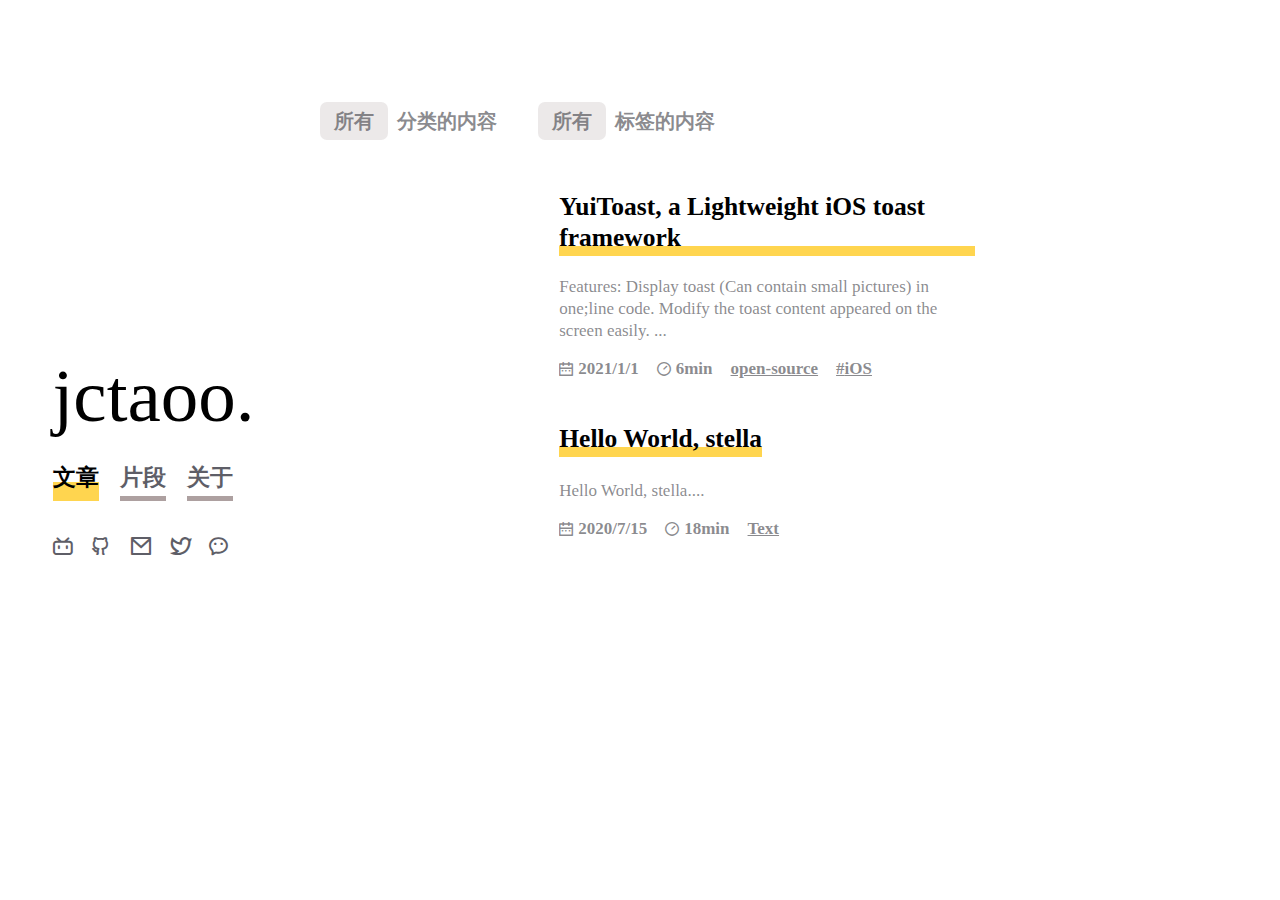
<file: passages/index.html>
<!DOCTYPE html><html lang="zh"><head><meta charSet="utf-8"/><meta http-equiv="x-ua-compatible" content="ie=edge"/><meta name="viewport" content="width=device-width, initial-scale=1, shrink-to-fit=no"/><style data-href="/styles.7c9aee46a339034c4795.css" id="gatsby-global-css">@font-face{font-family:code;src:url(/static/FiraCode-Regular-d60b1090972c3e6230c555347da880db.ttf)}@font-face{font-family:icomoon;src:url([data-uri]);src:url([data-uri]#iefix) format("embedded-opentype"),url([data-uri]) format("truetype"),url([data-uri]) format("woff"),url([data-uri]) format("svg");font-weight:400;font-style:normal;font-display:block}[class*=" icon-"],[class^=icon-]{font-family:icomoon!important;speak:never;font-style:normal;font-weight:400;font-variant:normal;text-transform:none;line-height:1;-webkit-font-smoothing:antialiased;-moz-osx-font-smoothing:grayscale}.icon-timer:before{content:"\E905"}.icon-calendar:before{content:"\E906"}.icon-bilibili:before{content:"\E900"}.icon-github:before{content:"\E901"}.icon-mail:before{content:"\E902"}.icon-twitter:before{content:"\E903"}.icon-wechat:before{content:"\E904"}.root{margin:0;font-family:PingFangSC-Regular;-webkit-font-smoothing:antialiased;-moz-osx-font-smoothing:grayscale;overflow:hidden}@media(prefers-color-scheme:dark){.root ::-webkit-scrollbar{background-color:rgba(142,142,147,.28)}.root ::-webkit-scrollbar-thumb{background-color:rgba(87,87,90,.6);border-radius:10px}}.root #gatsby-focus-wrapper{display:contents}html{font-size:14px;overflow-y:auto;height:100%;background-color:#fff}body,html{overflow-x:hidden;-webkit-tap-highlight-color:rgba(0,0,0,0);-webkit-overflow-scrolling:touch;overflow-scrolling:touch}body{font:1rem Helvetica Neue,Helvetica,PingFang SC,Hiragino Sans GB,Microsoft Yahei,Arial,sans-serif;position:relative;-webkit-font-smoothing:antialiased;-moz-osx-font-smoothing:grayscale;text-rendering:optimizeLegibility}body,button,dd,dl,figure,form,h1,h2,h3,h4,h5,h6,input,ol,p,td,textarea,th,ul{margin:0;padding:0}input,select,textarea{box-sizing:content-box}table{border-spacing:0}button,img,input,textarea{border:none;-webkit-appearance:none}input{text-align:inherit}textarea{resize:none}a,button,h1,h2,h3,h4,h5,h6,input,optgroup,option,select,textarea{font-family:inherit;font-size:inherit;font-weight:inherit;font-style:inherit;line-height:inherit;color:inherit;outline:none}ol,ul{list-style:none}button,input[type=button],input[type=submit]{cursor:pointer}input::-moz-focus-inner{padding:0;border:0}input[type=number]{-moz-appearance:textfield}input[type=number]::-webkit-inner-spin-button,input[type=number]::-webkit-outer-spin-button{margin:0;-webkit-appearance:none}.hljs{display:block;overflow-x:auto;padding:.5em;color:#abb2bf;background:#282c34}.hljs-comment,.hljs-quote{color:#5c6370;font-style:italic}.hljs-doctag,.hljs-formula,.hljs-keyword{color:#c678dd}.hljs-deletion,.hljs-name,.hljs-section,.hljs-selector-tag,.hljs-subst{color:#e06c75}.hljs-literal{color:#56b6c2}.hljs-addition,.hljs-attribute,.hljs-meta-string,.hljs-regexp,.hljs-string{color:#98c379}.hljs-built_in,.hljs-class .hljs-title{color:#e6c07b}.hljs-attr,.hljs-number,.hljs-selector-attr,.hljs-selector-class,.hljs-selector-pseudo,.hljs-template-variable,.hljs-type,.hljs-variable{color:#d19a66}.hljs-bullet,.hljs-link,.hljs-meta,.hljs-selector-id,.hljs-symbol,.hljs-title{color:#61aeee}.hljs-emphasis{font-style:italic}.hljs-strong{font-weight:700}.hljs-link{text-decoration:underline}#home-page{display:flex;flex-direction:row;width:100%;overflow:hidden}@media(prefers-color-scheme:dark){body #home-page{background-color:#1c1c1c}}@media(prefers-color-scheme:light){body #home-page{background-color:#fff}}[class*=ant-]::-ms-clear,[class*=ant-] input::-ms-clear,[class*=ant-] input::-ms-reveal,[class^=ant-]::-ms-clear,[class^=ant-] input::-ms-clear,[class^=ant-] input::-ms-reveal{display:none}[class*=ant-],[class*=ant-] *,[class*=ant-] :after,[class*=ant-] :before,[class^=ant-],[class^=ant-] *,[class^=ant-] :after,[class^=ant-] :before{box-sizing:border-box}body,html{width:100%;height:100%}input::-ms-clear,input::-ms-reveal{display:none}*,:after,:before{box-sizing:border-box}html{font-family:sans-serif;line-height:1.15;-webkit-text-size-adjust:100%;-ms-text-size-adjust:100%;-ms-overflow-style:scrollbar;-webkit-tap-highlight-color:rgba(0,0,0,0)}@-ms-viewport{width:device-width}body{margin:0;color:rgba(0,0,0,.85);font-size:14px;font-family:-apple-system,BlinkMacSystemFont,Segoe UI,Roboto,Helvetica Neue,Arial,Noto Sans,sans-serif,Apple Color Emoji,Segoe UI Emoji,Segoe UI Symbol,Noto Color Emoji;font-variant:tabular-nums;line-height:1.5715;background-color:#fff;font-feature-settings:"tnum"}[tabindex="-1"]:focus{outline:none!important}hr{box-sizing:content-box;height:0;overflow:visible}h1,h2,h3,h4,h5,h6{margin-top:0;margin-bottom:.5em;color:rgba(0,0,0,.85);font-weight:500}p{margin-top:0;margin-bottom:1em}abbr[data-original-title],abbr[title]{text-decoration:underline;-webkit-text-decoration:underline dotted;text-decoration:underline dotted;border-bottom:0;cursor:help}address{margin-bottom:1em;font-style:normal;line-height:inherit}input[type=number],input[type=password],input[type=text],textarea{-webkit-appearance:none}dl,ol,ul{margin-top:0;margin-bottom:1em}ol ol,ol ul,ul ol,ul ul{margin-bottom:0}dt{font-weight:500}dd{margin-bottom:.5em;margin-left:0}blockquote{margin:0 0 1em}dfn{font-style:italic}b,strong{font-weight:bolder}small{font-size:80%}sub,sup{position:relative;font-size:75%;line-height:0;vertical-align:baseline}sub{bottom:-.25em}sup{top:-.5em}a{color:#1890ff;text-decoration:none;background-color:transparent;outline:none;cursor:pointer;transition:color .3s;-webkit-text-decoration-skip:objects}a:hover{color:#40a9ff}a:active{color:#096dd9}a:active,a:focus,a:hover{text-decoration:none;outline:0}a[disabled]{color:rgba(0,0,0,.25);cursor:not-allowed;pointer-events:none}code,kbd,pre,samp{font-size:1em;font-family:SFMono-Regular,Consolas,Liberation Mono,Menlo,Courier,monospace}pre{margin-top:0;margin-bottom:1em;overflow:auto}figure{margin:0 0 1em}img{vertical-align:middle;border-style:none}svg:not(:root){overflow:hidden}[role=button],a,area,button,input:not([type=range]),label,select,summary,textarea{touch-action:manipulation}table{border-collapse:collapse}caption{padding-top:.75em;padding-bottom:.3em;color:rgba(0,0,0,.45);text-align:left;caption-side:bottom}th{text-align:inherit}button,input,optgroup,select,textarea{margin:0;color:inherit;font-size:inherit;font-family:inherit;line-height:inherit}button,input{overflow:visible}button,select{text-transform:none}[type=reset],[type=submit],button,html [type=button]{-webkit-appearance:button}[type=button]::-moz-focus-inner,[type=reset]::-moz-focus-inner,[type=submit]::-moz-focus-inner,button::-moz-focus-inner{padding:0;border-style:none}input[type=checkbox],input[type=radio]{box-sizing:border-box;padding:0}input[type=date],input[type=datetime-local],input[type=month],input[type=time]{-webkit-appearance:listbox}textarea{overflow:auto;resize:vertical}fieldset{min-width:0;margin:0;padding:0;border:0}legend{display:block;width:100%;max-width:100%;margin-bottom:.5em;padding:0;color:inherit;font-size:1.5em;line-height:inherit;white-space:normal}progress{vertical-align:baseline}[type=number]::-webkit-inner-spin-button,[type=number]::-webkit-outer-spin-button{height:auto}[type=search]{outline-offset:-2px;-webkit-appearance:none}[type=search]::-webkit-search-cancel-button,[type=search]::-webkit-search-decoration{-webkit-appearance:none}::-webkit-file-upload-button{font:inherit;-webkit-appearance:button}output{display:inline-block}summary{display:list-item}template{display:none}[hidden]{display:none!important}mark{padding:.2em;background-color:#feffe6}::selection{color:#fff;background:#1890ff}.clearfix:after,.clearfix:before{display:table;content:""}.clearfix:after{clear:both}.anticon{display:inline-block;color:inherit;font-style:normal;line-height:0;text-align:center;text-transform:none;vertical-align:-.125em;text-rendering:optimizeLegibility;-webkit-font-smoothing:antialiased;-moz-osx-font-smoothing:grayscale}.anticon>*{line-height:1}.anticon svg{display:inline-block}.anticon:before{display:none}.anticon .anticon-icon{display:block}.anticon[tabindex]{cursor:pointer}.anticon-spin,.anticon-spin:before{display:inline-block;animation:loadingCircle 1s linear infinite}.ant-fade-appear,.ant-fade-enter,.ant-fade-leave{animation-duration:.2s;animation-fill-mode:both;animation-play-state:paused}.ant-fade-appear.ant-fade-appear-active,.ant-fade-enter.ant-fade-enter-active{animation-name:antFadeIn;animation-play-state:running}.ant-fade-leave.ant-fade-leave-active{animation-name:antFadeOut;animation-play-state:running;pointer-events:none}.ant-fade-appear,.ant-fade-enter{opacity:0;animation-timing-function:linear}.ant-fade-leave{animation-timing-function:linear}@keyframes antFadeIn{0%{opacity:0}to{opacity:1}}@keyframes antFadeOut{0%{opacity:1}to{opacity:0}}.ant-move-up-appear,.ant-move-up-enter,.ant-move-up-leave{animation-duration:.2s;animation-fill-mode:both;animation-play-state:paused}.ant-move-up-appear.ant-move-up-appear-active,.ant-move-up-enter.ant-move-up-enter-active{animation-name:antMoveUpIn;animation-play-state:running}.ant-move-up-leave.ant-move-up-leave-active{animation-name:antMoveUpOut;animation-play-state:running;pointer-events:none}.ant-move-up-appear,.ant-move-up-enter{opacity:0;animation-timing-function:cubic-bezier(.08,.82,.17,1)}.ant-move-up-leave{animation-timing-function:cubic-bezier(.6,.04,.98,.34)}.ant-move-down-appear,.ant-move-down-enter,.ant-move-down-leave{animation-duration:.2s;animation-fill-mode:both;animation-play-state:paused}.ant-move-down-appear.ant-move-down-appear-active,.ant-move-down-enter.ant-move-down-enter-active{animation-name:antMoveDownIn;animation-play-state:running}.ant-move-down-leave.ant-move-down-leave-active{animation-name:antMoveDownOut;animation-play-state:running;pointer-events:none}.ant-move-down-appear,.ant-move-down-enter{opacity:0;animation-timing-function:cubic-bezier(.08,.82,.17,1)}.ant-move-down-leave{animation-timing-function:cubic-bezier(.6,.04,.98,.34)}.ant-move-left-appear,.ant-move-left-enter,.ant-move-left-leave{animation-duration:.2s;animation-fill-mode:both;animation-play-state:paused}.ant-move-left-appear.ant-move-left-appear-active,.ant-move-left-enter.ant-move-left-enter-active{animation-name:antMoveLeftIn;animation-play-state:running}.ant-move-left-leave.ant-move-left-leave-active{animation-name:antMoveLeftOut;animation-play-state:running;pointer-events:none}.ant-move-left-appear,.ant-move-left-enter{opacity:0;animation-timing-function:cubic-bezier(.08,.82,.17,1)}.ant-move-left-leave{animation-timing-function:cubic-bezier(.6,.04,.98,.34)}.ant-move-right-appear,.ant-move-right-enter,.ant-move-right-leave{animation-duration:.2s;animation-fill-mode:both;animation-play-state:paused}.ant-move-right-appear.ant-move-right-appear-active,.ant-move-right-enter.ant-move-right-enter-active{animation-name:antMoveRightIn;animation-play-state:running}.ant-move-right-leave.ant-move-right-leave-active{animation-name:antMoveRightOut;animation-play-state:running;pointer-events:none}.ant-move-right-appear,.ant-move-right-enter{opacity:0;animation-timing-function:cubic-bezier(.08,.82,.17,1)}.ant-move-right-leave{animation-timing-function:cubic-bezier(.6,.04,.98,.34)}@keyframes antMoveDownIn{0%{transform:translateY(100%);transform-origin:0 0;opacity:0}to{transform:translateY(0);transform-origin:0 0;opacity:1}}@keyframes antMoveDownOut{0%{transform:translateY(0);transform-origin:0 0;opacity:1}to{transform:translateY(100%);transform-origin:0 0;opacity:0}}@keyframes antMoveLeftIn{0%{transform:translateX(-100%);transform-origin:0 0;opacity:0}to{transform:translateX(0);transform-origin:0 0;opacity:1}}@keyframes antMoveLeftOut{0%{transform:translateX(0);transform-origin:0 0;opacity:1}to{transform:translateX(-100%);transform-origin:0 0;opacity:0}}@keyframes antMoveRightIn{0%{transform:translateX(100%);transform-origin:0 0;opacity:0}to{transform:translateX(0);transform-origin:0 0;opacity:1}}@keyframes antMoveRightOut{0%{transform:translateX(0);transform-origin:0 0;opacity:1}to{transform:translateX(100%);transform-origin:0 0;opacity:0}}@keyframes antMoveUpIn{0%{transform:translateY(-100%);transform-origin:0 0;opacity:0}to{transform:translateY(0);transform-origin:0 0;opacity:1}}@keyframes antMoveUpOut{0%{transform:translateY(0);transform-origin:0 0;opacity:1}to{transform:translateY(-100%);transform-origin:0 0;opacity:0}}@keyframes loadingCircle{to{transform:rotate(1turn)}}[ant-click-animating-without-extra-node=true],[ant-click-animating=true]{position:relative}html{--antd-wave-shadow-color:#1890ff;--scroll-bar:0}.ant-click-animating-node,[ant-click-animating-without-extra-node=true]:after{position:absolute;top:0;right:0;bottom:0;left:0;display:block;border-radius:inherit;box-shadow:0 0 0 0 #1890ff;box-shadow:0 0 0 0 var(--antd-wave-shadow-color);opacity:.2;animation:fadeEffect 2s cubic-bezier(.08,.82,.17,1),waveEffect .4s cubic-bezier(.08,.82,.17,1);animation-fill-mode:forwards;content:"";pointer-events:none}@keyframes waveEffect{to{box-shadow:0 0 0 #1890ff;box-shadow:0 0 0 6px var(--antd-wave-shadow-color)}}@keyframes fadeEffect{to{opacity:0}}.ant-slide-up-appear,.ant-slide-up-enter,.ant-slide-up-leave{animation-duration:.2s;animation-fill-mode:both;animation-play-state:paused}.ant-slide-up-appear.ant-slide-up-appear-active,.ant-slide-up-enter.ant-slide-up-enter-active{animation-name:antSlideUpIn;animation-play-state:running}.ant-slide-up-leave.ant-slide-up-leave-active{animation-name:antSlideUpOut;animation-play-state:running;pointer-events:none}.ant-slide-up-appear,.ant-slide-up-enter{opacity:0;animation-timing-function:cubic-bezier(.23,1,.32,1)}.ant-slide-up-leave{animation-timing-function:cubic-bezier(.755,.05,.855,.06)}.ant-slide-down-appear,.ant-slide-down-enter,.ant-slide-down-leave{animation-duration:.2s;animation-fill-mode:both;animation-play-state:paused}.ant-slide-down-appear.ant-slide-down-appear-active,.ant-slide-down-enter.ant-slide-down-enter-active{animation-name:antSlideDownIn;animation-play-state:running}.ant-slide-down-leave.ant-slide-down-leave-active{animation-name:antSlideDownOut;animation-play-state:running;pointer-events:none}.ant-slide-down-appear,.ant-slide-down-enter{opacity:0;animation-timing-function:cubic-bezier(.23,1,.32,1)}.ant-slide-down-leave{animation-timing-function:cubic-bezier(.755,.05,.855,.06)}.ant-slide-left-appear,.ant-slide-left-enter,.ant-slide-left-leave{animation-duration:.2s;animation-fill-mode:both;animation-play-state:paused}.ant-slide-left-appear.ant-slide-left-appear-active,.ant-slide-left-enter.ant-slide-left-enter-active{animation-name:antSlideLeftIn;animation-play-state:running}.ant-slide-left-leave.ant-slide-left-leave-active{animation-name:antSlideLeftOut;animation-play-state:running;pointer-events:none}.ant-slide-left-appear,.ant-slide-left-enter{opacity:0;animation-timing-function:cubic-bezier(.23,1,.32,1)}.ant-slide-left-leave{animation-timing-function:cubic-bezier(.755,.05,.855,.06)}.ant-slide-right-appear,.ant-slide-right-enter,.ant-slide-right-leave{animation-duration:.2s;animation-fill-mode:both;animation-play-state:paused}.ant-slide-right-appear.ant-slide-right-appear-active,.ant-slide-right-enter.ant-slide-right-enter-active{animation-name:antSlideRightIn;animation-play-state:running}.ant-slide-right-leave.ant-slide-right-leave-active{animation-name:antSlideRightOut;animation-play-state:running;pointer-events:none}.ant-slide-right-appear,.ant-slide-right-enter{opacity:0;animation-timing-function:cubic-bezier(.23,1,.32,1)}.ant-slide-right-leave{animation-timing-function:cubic-bezier(.755,.05,.855,.06)}@keyframes antSlideUpIn{0%{transform:scaleY(.8);transform-origin:0 0;opacity:0}to{transform:scaleY(1);transform-origin:0 0;opacity:1}}@keyframes antSlideUpOut{0%{transform:scaleY(1);transform-origin:0 0;opacity:1}to{transform:scaleY(.8);transform-origin:0 0;opacity:0}}@keyframes antSlideDownIn{0%{transform:scaleY(.8);transform-origin:100% 100%;opacity:0}to{transform:scaleY(1);transform-origin:100% 100%;opacity:1}}@keyframes antSlideDownOut{0%{transform:scaleY(1);transform-origin:100% 100%;opacity:1}to{transform:scaleY(.8);transform-origin:100% 100%;opacity:0}}@keyframes antSlideLeftIn{0%{transform:scaleX(.8);transform-origin:0 0;opacity:0}to{transform:scaleX(1);transform-origin:0 0;opacity:1}}@keyframes antSlideLeftOut{0%{transform:scaleX(1);transform-origin:0 0;opacity:1}to{transform:scaleX(.8);transform-origin:0 0;opacity:0}}@keyframes antSlideRightIn{0%{transform:scaleX(.8);transform-origin:100% 0;opacity:0}to{transform:scaleX(1);transform-origin:100% 0;opacity:1}}@keyframes antSlideRightOut{0%{transform:scaleX(1);transform-origin:100% 0;opacity:1}to{transform:scaleX(.8);transform-origin:100% 0;opacity:0}}.ant-zoom-appear,.ant-zoom-enter,.ant-zoom-leave{animation-duration:.2s;animation-fill-mode:both;animation-play-state:paused}.ant-zoom-appear.ant-zoom-appear-active,.ant-zoom-enter.ant-zoom-enter-active{animation-name:antZoomIn;animation-play-state:running}.ant-zoom-leave.ant-zoom-leave-active{animation-name:antZoomOut;animation-play-state:running;pointer-events:none}.ant-zoom-appear,.ant-zoom-enter{transform:scale(0);opacity:0;animation-timing-function:cubic-bezier(.08,.82,.17,1)}.ant-zoom-appear-prepare,.ant-zoom-enter-prepare{transform:none}.ant-zoom-leave{animation-timing-function:cubic-bezier(.78,.14,.15,.86)}.ant-zoom-big-appear,.ant-zoom-big-enter,.ant-zoom-big-leave{animation-duration:.2s;animation-fill-mode:both;animation-play-state:paused}.ant-zoom-big-appear.ant-zoom-big-appear-active,.ant-zoom-big-enter.ant-zoom-big-enter-active{animation-name:antZoomBigIn;animation-play-state:running}.ant-zoom-big-leave.ant-zoom-big-leave-active{animation-name:antZoomBigOut;animation-play-state:running;pointer-events:none}.ant-zoom-big-appear,.ant-zoom-big-enter{transform:scale(0);opacity:0;animation-timing-function:cubic-bezier(.08,.82,.17,1)}.ant-zoom-big-appear-prepare,.ant-zoom-big-enter-prepare{transform:none}.ant-zoom-big-leave{animation-timing-function:cubic-bezier(.78,.14,.15,.86)}.ant-zoom-big-fast-appear,.ant-zoom-big-fast-enter,.ant-zoom-big-fast-leave{animation-duration:.1s;animation-fill-mode:both;animation-play-state:paused}.ant-zoom-big-fast-appear.ant-zoom-big-fast-appear-active,.ant-zoom-big-fast-enter.ant-zoom-big-fast-enter-active{animation-name:antZoomBigIn;animation-play-state:running}.ant-zoom-big-fast-leave.ant-zoom-big-fast-leave-active{animation-name:antZoomBigOut;animation-play-state:running;pointer-events:none}.ant-zoom-big-fast-appear,.ant-zoom-big-fast-enter{transform:scale(0);opacity:0;animation-timing-function:cubic-bezier(.08,.82,.17,1)}.ant-zoom-big-fast-appear-prepare,.ant-zoom-big-fast-enter-prepare{transform:none}.ant-zoom-big-fast-leave{animation-timing-function:cubic-bezier(.78,.14,.15,.86)}.ant-zoom-up-appear,.ant-zoom-up-enter,.ant-zoom-up-leave{animation-duration:.2s;animation-fill-mode:both;animation-play-state:paused}.ant-zoom-up-appear.ant-zoom-up-appear-active,.ant-zoom-up-enter.ant-zoom-up-enter-active{animation-name:antZoomUpIn;animation-play-state:running}.ant-zoom-up-leave.ant-zoom-up-leave-active{animation-name:antZoomUpOut;animation-play-state:running;pointer-events:none}.ant-zoom-up-appear,.ant-zoom-up-enter{transform:scale(0);opacity:0;animation-timing-function:cubic-bezier(.08,.82,.17,1)}.ant-zoom-up-appear-prepare,.ant-zoom-up-enter-prepare{transform:none}.ant-zoom-up-leave{animation-timing-function:cubic-bezier(.78,.14,.15,.86)}.ant-zoom-down-appear,.ant-zoom-down-enter,.ant-zoom-down-leave{animation-duration:.2s;animation-fill-mode:both;animation-play-state:paused}.ant-zoom-down-appear.ant-zoom-down-appear-active,.ant-zoom-down-enter.ant-zoom-down-enter-active{animation-name:antZoomDownIn;animation-play-state:running}.ant-zoom-down-leave.ant-zoom-down-leave-active{animation-name:antZoomDownOut;animation-play-state:running;pointer-events:none}.ant-zoom-down-appear,.ant-zoom-down-enter{transform:scale(0);opacity:0;animation-timing-function:cubic-bezier(.08,.82,.17,1)}.ant-zoom-down-appear-prepare,.ant-zoom-down-enter-prepare{transform:none}.ant-zoom-down-leave{animation-timing-function:cubic-bezier(.78,.14,.15,.86)}.ant-zoom-left-appear,.ant-zoom-left-enter,.ant-zoom-left-leave{animation-duration:.2s;animation-fill-mode:both;animation-play-state:paused}.ant-zoom-left-appear.ant-zoom-left-appear-active,.ant-zoom-left-enter.ant-zoom-left-enter-active{animation-name:antZoomLeftIn;animation-play-state:running}.ant-zoom-left-leave.ant-zoom-left-leave-active{animation-name:antZoomLeftOut;animation-play-state:running;pointer-events:none}.ant-zoom-left-appear,.ant-zoom-left-enter{transform:scale(0);opacity:0;animation-timing-function:cubic-bezier(.08,.82,.17,1)}.ant-zoom-left-appear-prepare,.ant-zoom-left-enter-prepare{transform:none}.ant-zoom-left-leave{animation-timing-function:cubic-bezier(.78,.14,.15,.86)}.ant-zoom-right-appear,.ant-zoom-right-enter,.ant-zoom-right-leave{animation-duration:.2s;animation-fill-mode:both;animation-play-state:paused}.ant-zoom-right-appear.ant-zoom-right-appear-active,.ant-zoom-right-enter.ant-zoom-right-enter-active{animation-name:antZoomRightIn;animation-play-state:running}.ant-zoom-right-leave.ant-zoom-right-leave-active{animation-name:antZoomRightOut;animation-play-state:running;pointer-events:none}.ant-zoom-right-appear,.ant-zoom-right-enter{transform:scale(0);opacity:0;animation-timing-function:cubic-bezier(.08,.82,.17,1)}.ant-zoom-right-appear-prepare,.ant-zoom-right-enter-prepare{transform:none}.ant-zoom-right-leave{animation-timing-function:cubic-bezier(.78,.14,.15,.86)}@keyframes antZoomIn{0%{transform:scale(.2);opacity:0}to{transform:scale(1);opacity:1}}@keyframes antZoomOut{0%{transform:scale(1)}to{transform:scale(.2);opacity:0}}@keyframes antZoomBigIn{0%{transform:scale(.8);opacity:0}to{transform:scale(1);opacity:1}}@keyframes antZoomBigOut{0%{transform:scale(1)}to{transform:scale(.8);opacity:0}}@keyframes antZoomUpIn{0%{transform:scale(.8);transform-origin:50% 0;opacity:0}to{transform:scale(1);transform-origin:50% 0}}@keyframes antZoomUpOut{0%{transform:scale(1);transform-origin:50% 0}to{transform:scale(.8);transform-origin:50% 0;opacity:0}}@keyframes antZoomLeftIn{0%{transform:scale(.8);transform-origin:0 50%;opacity:0}to{transform:scale(1);transform-origin:0 50%}}@keyframes antZoomLeftOut{0%{transform:scale(1);transform-origin:0 50%}to{transform:scale(.8);transform-origin:0 50%;opacity:0}}@keyframes antZoomRightIn{0%{transform:scale(.8);transform-origin:100% 50%;opacity:0}to{transform:scale(1);transform-origin:100% 50%}}@keyframes antZoomRightOut{0%{transform:scale(1);transform-origin:100% 50%}to{transform:scale(.8);transform-origin:100% 50%;opacity:0}}@keyframes antZoomDownIn{0%{transform:scale(.8);transform-origin:50% 100%;opacity:0}to{transform:scale(1);transform-origin:50% 100%}}@keyframes antZoomDownOut{0%{transform:scale(1);transform-origin:50% 100%}to{transform:scale(.8);transform-origin:50% 100%;opacity:0}}.ant-motion-collapse-legacy{overflow:hidden}.ant-motion-collapse,.ant-motion-collapse-legacy-active{transition:height .2s cubic-bezier(.645,.045,.355,1),opacity .2s cubic-bezier(.645,.045,.355,1)!important}.ant-motion-collapse{overflow:hidden}.ant-popover{box-sizing:border-box;margin:0;padding:0;color:rgba(0,0,0,.85);font-size:14px;font-variant:tabular-nums;line-height:1.5715;list-style:none;font-feature-settings:"tnum";position:absolute;top:0;left:0;z-index:1030;font-weight:400;white-space:normal;text-align:left;cursor:auto;-webkit-user-select:text;-ms-user-select:text;user-select:text}.ant-popover:after{position:absolute;background:hsla(0,0%,100%,.01);content:""}.ant-popover-hidden{display:none}.ant-popover-placement-top,.ant-popover-placement-topLeft,.ant-popover-placement-topRight{padding-bottom:10px}.ant-popover-placement-right,.ant-popover-placement-rightBottom,.ant-popover-placement-rightTop{padding-left:10px}.ant-popover-placement-bottom,.ant-popover-placement-bottomLeft,.ant-popover-placement-bottomRight{padding-top:10px}.ant-popover-placement-left,.ant-popover-placement-leftBottom,.ant-popover-placement-leftTop{padding-right:10px}.ant-popover-inner{background-color:#fff;background-clip:padding-box;border-radius:2px;box-shadow:0 3px 6px -4px rgba(0,0,0,.12),0 6px 16px 0 rgba(0,0,0,.08),0 9px 28px 8px rgba(0,0,0,.05);box-shadow:0 0 8px rgba(0,0,0,.15)\9}@media (-ms-high-contrast:none),screen and (-ms-high-contrast:active){.ant-popover-inner{box-shadow:0 3px 6px -4px rgba(0,0,0,.12),0 6px 16px 0 rgba(0,0,0,.08),0 9px 28px 8px rgba(0,0,0,.05)}}.ant-popover-title{min-width:177px;min-height:32px;margin:0;padding:5px 16px 4px;color:rgba(0,0,0,.85);font-weight:500;border-bottom:1px solid #f0f0f0}.ant-popover-inner-content{padding:12px 16px;color:rgba(0,0,0,.85)}.ant-popover-message{position:relative;padding:4px 0 12px;color:rgba(0,0,0,.85);font-size:14px}.ant-popover-message>.anticon{position:absolute;top:8.0005px;color:#faad14;font-size:14px}.ant-popover-message-title{padding-left:22px}.ant-popover-buttons{margin-bottom:4px;text-align:right}.ant-popover-buttons button{margin-left:8px}.ant-popover-arrow{position:absolute;display:block;width:8.48528137px;height:8.48528137px;background:transparent;border-style:solid;border-width:4.24264069px;transform:rotate(45deg)}.ant-popover-placement-top>.ant-popover-content>.ant-popover-arrow,.ant-popover-placement-topLeft>.ant-popover-content>.ant-popover-arrow,.ant-popover-placement-topRight>.ant-popover-content>.ant-popover-arrow{bottom:6.2px;border-color:transparent #fff #fff transparent;box-shadow:3px 3px 7px rgba(0,0,0,.07)}.ant-popover-placement-top>.ant-popover-content>.ant-popover-arrow{left:50%;transform:translateX(-50%) rotate(45deg)}.ant-popover-placement-topLeft>.ant-popover-content>.ant-popover-arrow{left:16px}.ant-popover-placement-topRight>.ant-popover-content>.ant-popover-arrow{right:16px}.ant-popover-placement-right>.ant-popover-content>.ant-popover-arrow,.ant-popover-placement-rightBottom>.ant-popover-content>.ant-popover-arrow,.ant-popover-placement-rightTop>.ant-popover-content>.ant-popover-arrow{left:6px;border-color:transparent transparent #fff #fff;box-shadow:-3px 3px 7px rgba(0,0,0,.07)}.ant-popover-placement-right>.ant-popover-content>.ant-popover-arrow{top:50%;transform:translateY(-50%) rotate(45deg)}.ant-popover-placement-rightTop>.ant-popover-content>.ant-popover-arrow{top:12px}.ant-popover-placement-rightBottom>.ant-popover-content>.ant-popover-arrow{bottom:12px}.ant-popover-placement-bottom>.ant-popover-content>.ant-popover-arrow,.ant-popover-placement-bottomLeft>.ant-popover-content>.ant-popover-arrow,.ant-popover-placement-bottomRight>.ant-popover-content>.ant-popover-arrow{top:6px;border-color:#fff transparent transparent #fff;box-shadow:-2px -2px 5px rgba(0,0,0,.06)}.ant-popover-placement-bottom>.ant-popover-content>.ant-popover-arrow{left:50%;transform:translateX(-50%) rotate(45deg)}.ant-popover-placement-bottomLeft>.ant-popover-content>.ant-popover-arrow{left:16px}.ant-popover-placement-bottomRight>.ant-popover-content>.ant-popover-arrow{right:16px}.ant-popover-placement-left>.ant-popover-content>.ant-popover-arrow,.ant-popover-placement-leftBottom>.ant-popover-content>.ant-popover-arrow,.ant-popover-placement-leftTop>.ant-popover-content>.ant-popover-arrow{right:6px;border-color:#fff #fff transparent transparent;box-shadow:3px -3px 7px rgba(0,0,0,.07)}.ant-popover-placement-left>.ant-popover-content>.ant-popover-arrow{top:50%;transform:translateY(-50%) rotate(45deg)}.ant-popover-placement-leftTop>.ant-popover-content>.ant-popover-arrow{top:12px}.ant-popover-placement-leftBottom>.ant-popover-content>.ant-popover-arrow{bottom:12px}.ant-popover-rtl{direction:rtl;text-align:right}.ant-popover-rtl .ant-popover-message-title{padding-right:22px;padding-left:16px}.ant-popover-rtl .ant-popover-buttons{text-align:left}.ant-popover-rtl .ant-popover-buttons button{margin-right:8px;margin-left:0}.contact-list{display:flex;flex-direction:row;margin-top:0;margin-bottom:0}.contact-list .contact-list-item:first-child{margin-left:0!important}.contact-list .contact-list-item{margin-left:19.5px;width:19.5px;height:auto;font-size:18px;transition:.15s cubic-bezier(.63,0,.25,1);cursor:pointer;-webkit-user-select:none;-ms-user-select:none;user-select:none}@media(max-width:774px){.contact-list .contact-list-item{margin-left:26px}}@media(prefers-color-scheme:dark){body .contact-list .contact-list-item a{color:rgba(235,235,245,.6)}}@media(prefers-color-scheme:light){body .contact-list .contact-list-item a{color:#5e5e67}}@media(prefers-color-scheme:dark){body .contact-list .contact-list-item a:hover{color:#fff}}@media(prefers-color-scheme:light){body .contact-list .contact-list-item a:hover{color:#000}}#mobile-navigation-bar.hide{top:-101px}#mobile-navigation-bar{top:-101px;position:fixed;left:0;width:100vw;transition:.15s cubic-bezier(.63,0,.25,1);display:inline-flex;flex-direction:column;align-items:center;padding-top:10px;z-index:900;height:101px}@media(prefers-color-scheme:dark){body #mobile-navigation-bar{background-color:#1c1c1c}}@media(prefers-color-scheme:light){body #mobile-navigation-bar{background-color:#fff}}@media(max-width:774px){#mobile-navigation-bar{top:0}}#mobile-navigation-bar #mobile-navigation-bar-header{display:flex;flex-direction:row;width:100%;padding:4px 18px}#mobile-navigation-bar #mobile-navigation-bar-header #mobile-navigation-bar-title{display:flex;flex-direction:row;align-items:center}#mobile-navigation-bar #mobile-navigation-bar-header #mobile-navigation-bar-title #mobile-navigation-bar-title-home-label{cursor:pointer;-webkit-user-select:none;-ms-user-select:none;user-select:none}#mobile-navigation-bar #mobile-navigation-bar-header #mobile-navigation-bar-title #mobile-navigation-bar-title-home-label h1{font-size:28px;font-family:PingFangSC-Regular;font-weight:400;line-height:34px;margin-bottom:0}@media(prefers-color-scheme:dark){body #mobile-navigation-bar #mobile-navigation-bar-header #mobile-navigation-bar-title #mobile-navigation-bar-title-home-label h1{color:#fff}}@media(prefers-color-scheme:light){body #mobile-navigation-bar #mobile-navigation-bar-header #mobile-navigation-bar-title #mobile-navigation-bar-title-home-label h1{color:#000}}#mobile-navigation-bar #mobile-navigation-bar-header #mobile-navigation-bar-title .mobile-navigation-bar-title-route-label{height:34px}#mobile-navigation-bar #mobile-navigation-bar-header #mobile-navigation-bar-title .mobile-navigation-bar-title-divider{display:block;width:2px;height:24px;transform:rotate(30deg);margin-left:8px;margin-right:12px}@media(prefers-color-scheme:dark){body #mobile-navigation-bar #mobile-navigation-bar-header #mobile-navigation-bar-title .mobile-navigation-bar-title-divider{background-color:#fff}}@media(prefers-color-scheme:light){body #mobile-navigation-bar #mobile-navigation-bar-header #mobile-navigation-bar-title .mobile-navigation-bar-title-divider{background-color:#000}}#mobile-navigation-bar .mobile-navigation-bar-media-info{display:inline-flex;margin-top:10px;margin-bottom:10px}#mobile-navigation-bar .mobile-navigation-bar-bottom-divider{height:1px;width:100%}@media(prefers-color-scheme:dark){body #mobile-navigation-bar .mobile-navigation-bar-bottom-divider{background-color:rgba(142,142,147,.28)}}@media(prefers-color-scheme:light){body #mobile-navigation-bar .mobile-navigation-bar-bottom-divider{background-color:#dbd9d9}}.route-label-title{display:inline-flex;flex-direction:column;cursor:pointer}.route-label-title .route-label-title-label{-webkit-user-select:none;-ms-user-select:none;user-select:none;display:inline;z-index:10;font-size:28px;font-family:PingFangSC-Regular;font-weight:400;line-height:34px;margin-bottom:0}@media(prefers-color-scheme:dark){body .route-label-title .route-label-title-label{color:#fff}}@media(prefers-color-scheme:light){body .route-label-title .route-label-title-label{color:#000}}.route-label-title .route-label-title-indicator-container{margin-top:-13px;height:12.75px;transform:translateY(-10px)}.route-label-title .route-label-title-indicator-container .route-label-title-indicator{display:inline-block;width:100%;height:100%;transition:.15s cubic-bezier(.63,0,.25,1)}@media(prefers-color-scheme:dark){body .route-label-title .route-label-title-indicator-container .route-label-title-indicator{background-color:#3f51b5}}@media(prefers-color-scheme:light){body .route-label-title .route-label-title-indicator-container .route-label-title-indicator{background-color:#ffd54f}}#navigation-bar.navigation-bar-shrink{position:relative}#navigation-bar.navigation-bar-shrink #navigation-bar-content{padding-left:52.5px!important;padding-right:0!important}@media(max-width:774px){#navigation-bar.navigation-bar-shrink{display:none}}#navigation-bar{display:inline-flex;flex-direction:column;justify-content:center;height:100vh}@media(max-width:774px){#navigation-bar{justify-content:flex-start}}#navigation-bar #navigation-bar-content{display:flex;flex-direction:column;align-items:flex-start;padding-left:237.5px;padding-right:237.5px;transition:.15s cubic-bezier(.63,0,.25,1)}@media(max-width:774px){#navigation-bar #navigation-bar-content{margin-top:160px;padding-left:35px!important}#navigation-bar #navigation-bar-content .navigation-bar-media-info{bottom:50px;position:absolute;margin:0 auto;left:50%;transform:translateX(-50%)}}#navigation-bar #navigation-bar-content>ul{padding-left:0}#navigation-bar #navigation-bar-content #blog-name-label{font-size:75px;letter-spacing:0;text-align:center;-webkit-user-select:none;-ms-user-select:none;user-select:none;margin-bottom:0;cursor:pointer}@media(prefers-color-scheme:dark){body #navigation-bar #navigation-bar-content #blog-name-label{color:#fff}}@media(prefers-color-scheme:light){body #navigation-bar #navigation-bar-content #blog-name-label{color:#000}}#navigation-bar #navigation-bar-content #links-list{margin-left:-21px;margin-top:5.25px;margin-bottom:0;display:flex;flex-direction:row;justify-content:flex-start}@media(max-width:774px){#navigation-bar #navigation-bar-content #links-list{flex-direction:column!important;justify-content:flex-start;align-items:flex-start}}#navigation-bar #navigation-bar-content .navigation-bar-media-info{margin-top:19.5px}#links-list-passage-list .links-list-item:first-child,#links-list .links-list-item:first-child{margin-top:0!important}#links-list-passage-list .links-list-item,#links-list .links-list-item{margin-left:21px;display:flex;flex-direction:column;cursor:pointer}@media(max-width:774px){#links-list-passage-list .links-list-item,#links-list .links-list-item{margin-top:26px}}#links-list-passage-list .links-list-item:hover .links-list-item-label,#links-list .links-list-item:hover .links-list-item-label{z-index:10}@media(prefers-color-scheme:dark){body #links-list-passage-list .links-list-item:hover .links-list-item-label,body #links-list .links-list-item:hover .links-list-item-label{color:#fff}}@media(prefers-color-scheme:light){body #links-list-passage-list .links-list-item:hover .links-list-item-label,body #links-list .links-list-item:hover .links-list-item-label{color:#000}}#links-list-passage-list .links-list-item:hover .links-list-item-indicator-container .links-list-item-indicator,#links-list .links-list-item:hover .links-list-item-indicator-container .links-list-item-indicator{height:19.5px;transform:translateY(-14px)}#links-list-passage-list .links-list-item .links-list-item-label,#links-list .links-list-item .links-list-item-label{font-size:22.5px;font-weight:700;-webkit-user-select:none;-ms-user-select:none;user-select:none;transition:.15s cubic-bezier(.63,0,.25,1)}@media(prefers-color-scheme:dark){body #links-list-passage-list .links-list-item .links-list-item-label,body #links-list .links-list-item .links-list-item-label{color:rgba(235,235,245,.6)}}@media(prefers-color-scheme:light){body #links-list-passage-list .links-list-item .links-list-item-label,body #links-list .links-list-item .links-list-item-label{color:#5e5e67}}#links-list-passage-list .links-list-item .links-list-item-indicator-container,#links-list .links-list-item .links-list-item-indicator-container{height:5.25px}@media(max-width:774px){#links-list-passage-list .links-list-item .links-list-item-indicator-container,#links-list .links-list-item .links-list-item-indicator-container{height:3px}}#links-list-passage-list .links-list-item .links-list-item-indicator-container .links-list-item-indicator,#links-list .links-list-item .links-list-item-indicator-container .links-list-item-indicator{display:block;width:100%;height:100%;transition:.15s cubic-bezier(.63,0,.25,1)}@media(prefers-color-scheme:dark){body #links-list-passage-list .links-list-item .links-list-item-indicator-container .links-list-item-indicator,body #links-list .links-list-item .links-list-item-indicator-container .links-list-item-indicator{background-color:#646464}}@media(prefers-color-scheme:light){body #links-list-passage-list .links-list-item .links-list-item-indicator-container .links-list-item-indicator,body #links-list .links-list-item .links-list-item-indicator-container .links-list-item-indicator{background-color:#ada0a0}}#links-list-passage-list .links-list-item-selected .links-list-item-label,#links-list .links-list-item-selected .links-list-item-label{z-index:10}@media(prefers-color-scheme:dark){body #links-list-passage-list .links-list-item-selected .links-list-item-label,body #links-list .links-list-item-selected .links-list-item-label{color:#fff}}@media(prefers-color-scheme:light){body #links-list-passage-list .links-list-item-selected .links-list-item-label,body #links-list .links-list-item-selected .links-list-item-label{color:#000}}#links-list-passage-list .links-list-item-selected .links-list-item-indicator-container .links-list-item-indicator,#links-list .links-list-item-selected .links-list-item-indicator-container .links-list-item-indicator{height:19.5px;transform:translateY(-14px)}@media(prefers-color-scheme:dark){body #links-list-passage-list .links-list-item-selected .links-list-item-indicator-container .links-list-item-indicator,body #links-list .links-list-item-selected .links-list-item-indicator-container .links-list-item-indicator{background-color:#3f51b5}}@media(prefers-color-scheme:light){body #links-list-passage-list .links-list-item-selected .links-list-item-indicator-container .links-list-item-indicator,body #links-list .links-list-item-selected .links-list-item-indicator-container .links-list-item-indicator{background-color:#ffd54f}}#global-information{position:absolute;left:0;bottom:0;width:100%;background-color:#faebd7;z-index:999;padding-top:10px;padding-bottom:10px;display:flex;flex-direction:row;justify-content:center;align-items:center}#global-information h1{margin:0;padding:0;font:PingFangSC-Regular}.ant-progress{box-sizing:border-box;margin:0;padding:0;color:rgba(0,0,0,.85);font-size:14px;font-variant:tabular-nums;line-height:1.5715;list-style:none;font-feature-settings:"tnum";display:inline-block}.ant-progress-line{position:relative;width:100%;font-size:14px}.ant-progress-steps{display:inline-block}.ant-progress-steps-outer{display:flex;flex-direction:row;align-items:center}.ant-progress-steps-item{flex-shrink:0;min-width:2px;margin-right:2px;background:#f3f3f3;transition:all .3s}.ant-progress-steps-item-active{background:#1890ff}.ant-progress-small.ant-progress-line,.ant-progress-small.ant-progress-line .ant-progress-text .anticon{font-size:12px}.ant-progress-outer{display:inline-block;width:100%;margin-right:0;padding-right:0}.ant-progress-show-info .ant-progress-outer{margin-right:calc(-2em - 8px);padding-right:calc(2em + 8px)}.ant-progress-inner{position:relative;display:inline-block;width:100%;overflow:hidden;vertical-align:middle;background-color:#f5f5f5;border-radius:100px}.ant-progress-circle-trail{stroke:#f5f5f5}.ant-progress-circle-path{animation:ant-progress-appear .3s}.ant-progress-inner:not(.ant-progress-circle-gradient) .ant-progress-circle-path{stroke:#1890ff}.ant-progress-bg,.ant-progress-success-bg{position:relative;background-color:#1890ff;border-radius:100px;transition:all .4s cubic-bezier(.08,.82,.17,1) 0s}.ant-progress-success-bg{position:absolute;top:0;left:0;background-color:#52c41a}.ant-progress-text{display:inline-block;width:2em;margin-left:8px;color:rgba(0,0,0,.85);font-size:1em;line-height:1;white-space:nowrap;text-align:left;vertical-align:middle;word-break:normal}.ant-progress-text .anticon{font-size:14px}.ant-progress-status-active .ant-progress-bg:before{position:absolute;top:0;right:0;bottom:0;left:0;background:#fff;border-radius:10px;opacity:0;animation:ant-progress-active 2.4s cubic-bezier(.23,1,.32,1) infinite;content:""}.ant-progress-status-exception .ant-progress-bg{background-color:#ff4d4f}.ant-progress-status-exception .ant-progress-text{color:#ff4d4f}.ant-progress-status-exception .ant-progress-inner:not(.ant-progress-circle-gradient) .ant-progress-circle-path{stroke:#ff4d4f}.ant-progress-status-success .ant-progress-bg{background-color:#52c41a}.ant-progress-status-success .ant-progress-text{color:#52c41a}.ant-progress-status-success .ant-progress-inner:not(.ant-progress-circle-gradient) .ant-progress-circle-path{stroke:#52c41a}.ant-progress-circle .ant-progress-inner{position:relative;line-height:1;background-color:transparent}.ant-progress-circle .ant-progress-text{position:absolute;top:50%;left:50%;width:100%;margin:0;padding:0;color:rgba(0,0,0,.85);font-size:1em;line-height:1;white-space:normal;text-align:center;transform:translate(-50%,-50%)}.ant-progress-circle .ant-progress-text .anticon{font-size:1.16666667em}.ant-progress-circle.ant-progress-status-exception .ant-progress-text{color:#ff4d4f}.ant-progress-circle.ant-progress-status-success .ant-progress-text{color:#52c41a}@keyframes ant-progress-active{0%{width:0;opacity:.1}20%{width:0;opacity:.5}to{width:100%;opacity:0}}.ant-progress-rtl{direction:rtl}.ant-progress-rtl.ant-progress-show-info .ant-progress-outer{margin-right:0;margin-left:calc(-2em - 8px);padding-right:0;padding-left:calc(2em + 8px)}.ant-progress-rtl .ant-progress-success-bg{right:0;left:auto}.ant-progress-rtl.ant-progress-line .ant-progress-text,.ant-progress-rtl.ant-progress-steps .ant-progress-text{margin-right:8px;margin-left:0;text-align:right}#top-progress-bar{z-index:999;position:fixed;width:100vw;transition:.15s cubic-bezier(.63,0,.25,1);top:-10px}.top-progress-bar-hide{opacity:0}@media(prefers-color-scheme:dark){body #top-progress-bar>div>div>div>div{background-color:#3f51b5}}@media(prefers-color-scheme:light){body #top-progress-bar>div>div>div>div{background-color:#ffd54f}}@media(max-width:774px){#not-found-page{padding-top:101px}}#not-found-page::-webkit-scrollbar{display:none}#not-found-page #not-found-page-content{height:100%;padding-left:78px}#not-found-page #not-found-page-content #not-found-page-explanation{display:inline-flex;flex-direction:column;align-items:flex-start;justify-content:center;height:100%}#not-found-page #not-found-page-content #not-found-page-explanation h1{font-family:PingFangSC-Regular;font-size:21px;font-weight:700;margin:0}@media(prefers-color-scheme:dark){body #not-found-page #not-found-page-content #not-found-page-explanation h1{color:#fff}}@media(prefers-color-scheme:light){body #not-found-page #not-found-page-content #not-found-page-explanation h1{color:#000}}#not-found-page #not-found-page-content #not-found-page-explanation p{font-family:PingFangSC-Regular;font-size:16.5px;font-weight:400;margin:0}@media(prefers-color-scheme:dark){body #not-found-page #not-found-page-content #not-found-page-explanation p{color:rgba(235,235,245,.6)}}@media(prefers-color-scheme:light){body #not-found-page #not-found-page-content #not-found-page-explanation p{color:rgba(60,60,67,.6)}}#not-found-page #not-found-page-background{position:fixed;bottom:-170px;right:-30px}#not-found-page #not-found-page-background #not-found-page-background-label-text{font-size:375px;line-height:525px;margin:0;font-family:PingFangSC-Regular;font-weight:700}@media(prefers-color-scheme:dark){body #not-found-page #not-found-page-background #not-found-page-background-label-text{color:rgba(97,97,97,.24)}}@media(prefers-color-scheme:light){body #not-found-page #not-found-page-background #not-found-page-background-label-text{color:rgba(97,97,97,.04)}}#about-page{display:flex;flex-direction:row;justify-content:center;padding-left:88px;padding-right:88px;padding-top:81px}#passage-list-page{padding-left:65px;padding-right:65px;padding-top:102px}@media(max-width:774px){#passage-list-page{padding-left:13px;padding-right:13px}}#passage-list-page .passage-list-container .passage-list{display:grid;grid-template-columns:repeat(auto-fill,minmax(0,466px));justify-content:center}#snippet-page{padding-left:65px;padding-right:65px;padding-top:102px}@media(max-width:774px){#snippet-page{padding-left:13px;padding-right:13px}}#snippet-page .snippet-list-container .snippet-list-header-container{display:flex;flex-direction:row;justify-content:center}#snippet-page .snippet-list-container .snippet-list{display:flex;flex-direction:column;align-items:center;padding-left:22px;padding-right:22px}#snippet-page .snippet-list-container .snippet-list .snippet-item{margin-top:22px;width:100%}#snippet-page .snippet-list-container .snippet-list .snippet-item:first-child{margin-top:0}#passage-page{display:flex;flex-direction:row;justify-content:center;padding-left:88px;padding-right:88px;padding-top:81px}.passage-item-title{display:inline-flex;flex-direction:column;cursor:pointer}@media(prefers-color-scheme:dark){body .passage-item-title:hover .passage-item-title-label{color:#fff}}@media(prefers-color-scheme:light){body .passage-item-title:hover .passage-item-title-label{color:#000}}.passage-item-title:hover .passage-item-title-indicator-container .passage-item-title-indicator{height:19.5px;transform:translateY(-4.875px)}.passage-item-title .passage-item-title-label{-webkit-user-select:none;-ms-user-select:none;user-select:none;display:inline;margin-bottom:0;font-weight:700;font-family:PingFangSC-Regular;font-size:25.5px;line-height:30.75px;z-index:10}@media(prefers-color-scheme:dark){body .passage-item-title .passage-item-title-label{color:#fff}}@media(prefers-color-scheme:light){body .passage-item-title .passage-item-title-label{color:#000}}.passage-item-title .passage-item-title-indicator-container{height:9.75px;margin-top:-13px}.passage-item-title .passage-item-title-indicator-container .passage-item-title-indicator{display:inline-block;width:100%;height:100%;transition:.15s cubic-bezier(.63,0,.25,1)}@media(prefers-color-scheme:dark){body .passage-item-title .passage-item-title-indicator-container .passage-item-title-indicator{background-color:#3f51b5}}@media(prefers-color-scheme:light){body .passage-item-title .passage-item-title-indicator-container .passage-item-title-indicator{background-color:#ffd54f}}.passage-about{margin-top:16px;display:flex;flex-direction:row;width:100%;overflow-x:scroll;overflow-y:hidden}.passage-about::-webkit-scrollbar{display:none}.passage-about .passage-about-information{display:flex;flex-direction:row}.passage-about .passage-about-information .passage-information{display:flex;flex-direction:row;justify-content:center;align-items:center;margin-left:18px}.passage-about .passage-about-information .passage-information:first-child{margin-left:0!important}@media(prefers-color-scheme:dark){body .passage-about .passage-about-information .passage-information .passage-information-icon{color:rgba(235,235,245,.6)}}@media(prefers-color-scheme:light){body .passage-about .passage-about-information .passage-information .passage-information-icon{color:rgba(60,60,67,.6)}}.passage-about .passage-about-information .passage-information .passage-information-value{margin-left:5px;font-family:PingFangSC-Regular;font-weight:700;font-size:17px;line-height:22px;margin-bottom:0;cursor:pointer}@media(prefers-color-scheme:dark){body .passage-about .passage-about-information .passage-information .passage-information-value{color:rgba(235,235,245,.6)}}@media(prefers-color-scheme:light){body .passage-about .passage-about-information .passage-information .passage-information-value{color:rgba(60,60,67,.6)}}.passage-about .passage-about-tags{display:flex;flex-direction:row;margin-left:18px}.passage-about .passage-about-tags .passage-tag{cursor:pointer;font-family:PingFangSC-Regular;font-weight:700;font-size:17px;line-height:22px;margin-bottom:0;margin-left:18px}.passage-about .passage-about-tags .passage-tag:first-child{margin-left:0!important}@media(prefers-color-scheme:dark){body .passage-about .passage-about-tags .passage-tag{-webkit-text-decoration:underline rgba(235,235,245,.6) solid;text-decoration:underline rgba(235,235,245,.6) solid}}@media(prefers-color-scheme:light){body .passage-about .passage-about-tags .passage-tag{-webkit-text-decoration:underline rgba(60,60,67,.6) solid;text-decoration:underline rgba(60,60,67,.6) solid}}@media(prefers-color-scheme:dark){body .passage-about .passage-about-tags .passage-tag{color:rgba(235,235,245,.6)}}@media(prefers-color-scheme:light){body .passage-about .passage-about-tags .passage-tag{color:rgba(60,60,67,.6)}}.passage-container{max-width:995px;width:100%}.passage-container .passage-top-image{width:100%;height:436px;-o-object-fit:cover;object-fit:cover;border-radius:14px;margin-bottom:38px;cursor:pointer;transition:.15s cubic-bezier(.63,0,.25,1);-webkit-user-select:none;-ms-user-select:none;user-select:none}.passage-container .passage-top-image:hover{transform:scale(1.02)}.passage-container .passage-title-container{display:flex;flex-direction:row}.passage-container .passage-title-container .passage-circle-image{width:98.25px;height:98.25px;border-radius:50%;-o-object-fit:cover;object-fit:cover;margin-right:25px;-webkit-user-select:none;-ms-user-select:none;user-select:none;cursor:pointer}@media(prefers-color-scheme:dark){body .passage-container .partial h1,body .passage-container .partial h2,body .passage-container .partial h3,body .passage-container .partial h4,body .passage-container .partial h5,body .passage-container .partial h6,body .passage-container .partial li,body .passage-container .partial p{color:rgba(235,235,245,.6)}}@media(prefers-color-scheme:light){body .passage-container .partial h1,body .passage-container .partial h2,body .passage-container .partial h3,body .passage-container .partial h4,body .passage-container .partial h5,body .passage-container .partial h6,body .passage-container .partial li,body .passage-container .partial p{color:rgba(60,60,67,.6)}}.passage-container .partial p{font-size:20px!important;margin-bottom:10px!important}.passage-container .passage-content-container{margin-top:49px;width:100%}.passage-container .passage-content-container h1,.passage-container .passage-content-container h2,.passage-container .passage-content-container h3,.passage-container .passage-content-container h4,.passage-container .passage-content-container h5,.passage-container .passage-content-container h6{font-family:PingFangSC-Regular;margin-bottom:16px;margin-top:35px}@media(prefers-color-scheme:dark){body .passage-container .passage-content-container h1,body .passage-container .passage-content-container h2,body .passage-container .passage-content-container h3,body .passage-container .passage-content-container h4,body .passage-container .passage-content-container h5,body .passage-container .passage-content-container h6{color:#fff}}@media(prefers-color-scheme:light){body .passage-container .passage-content-container h1,body .passage-container .passage-content-container h2,body .passage-container .passage-content-container h3,body .passage-container .passage-content-container h4,body .passage-container .passage-content-container h5,body .passage-container .passage-content-container h6{color:#000}}.passage-container .passage-content-container h1{font-size:32px;font-weight:600;line-height:40px}.passage-container .passage-content-container h2{font-size:24px;font-weight:600;line-height:30px}.passage-container .passage-content-container h3{font-size:21px;font-weight:600;line-height:24px}.passage-container .passage-content-container h4{font-size:17px;font-weight:600;line-height:19px}.passage-container .passage-content-container h5{font-size:14px;font-weight:600;line-height:17.5px}.passage-container .passage-content-container h6{font-size:13px;font-weight:600;line-height:14px}.passage-container .passage-content-container blockquote{margin-bottom:16px;padding-left:16px;padding-right:16px}@media(prefers-color-scheme:dark){body .passage-container .passage-content-container blockquote{border-left:6px solid rgba(142,142,147,.28)}}@media(prefers-color-scheme:light){body .passage-container .passage-content-container blockquote{border-left:6px solid #dbd9d9}}@media(prefers-color-scheme:dark){body .passage-container .passage-content-container blockquote p{color:rgba(235,235,245,.6)}}@media(prefers-color-scheme:light){body .passage-container .passage-content-container blockquote p{color:rgba(60,60,67,.6)}}.passage-container .passage-content-container blockquote blockquote{margin-left:16px}.passage-container .passage-content-container p{font-family:PingFangSC-Regular;font-weight:400;font-size:16px;margin-bottom:16px;line-height:26px}@media(prefers-color-scheme:dark){body .passage-container .passage-content-container p{color:#fff}}@media(prefers-color-scheme:light){body .passage-container .passage-content-container p{color:#000}}.passage-container .passage-content-container p>*{display:inline-block}.passage-container .passage-content-container li.task-list-item:before{display:none;margin-left:0}.passage-container .passage-content-container li.task-list-item input[type=checkbox]{-webkit-appearance:checkbox;margin-right:3px}.passage-container .passage-content-container li{font-family:PingFangSC-Regular;font-weight:400;font-size:16px;line-height:26px;margin-top:5px}@media(prefers-color-scheme:dark){body .passage-container .passage-content-container li{color:#fff}}@media(prefers-color-scheme:light){body .passage-container .passage-content-container li{color:#000}}.passage-container .passage-content-container a{font-family:PingFangSC-Regular;font-weight:400;font-size:16px;line-height:26px}@media(prefers-color-scheme:dark){body .passage-container .passage-content-container a{color:#71b4fd}}@media(prefers-color-scheme:light){body .passage-container .passage-content-container a{color:#0076ff}}.passage-container .passage-content-container a:hover{text-decoration:underline}.passage-container .passage-content-container ol>li:first-child,.passage-container .passage-content-container ul>li:first-child{margin-top:0}.passage-container .passage-content-container pre{padding:0 16px;border-radius:4px;font-size:16px;font-family:code;position:relative;overflow:hidden}.passage-container .passage-content-container pre .colored-block{padding:18px 0;width:100%;height:100%;position:absolute;top:0;left:0;display:flex;flex-direction:column}.passage-container .passage-content-container pre .colored-block .colored-block-item{flex:1 1}.passage-container .passage-content-container pre .colored-block .colored-block-item.colored-block-item-colored-add{background-color:rgba(117,238,65,.16)}.passage-container .passage-content-container pre .colored-block .colored-block-item.colored-block-item-colored-delete{background-color:rgba(255,74,74,.2)}.passage-container .passage-content-container pre .code-container{display:flex;flex-direction:row;justify-content:flex-end}.passage-container .passage-content-container pre .code-container .code-lines-block{padding:18px 0;display:inline-flex;flex-direction:column;width:40px}.passage-container .passage-content-container pre .code-container .code-lines-block .code-lines-block-item{font-size:16px;font-family:code;font-style:normal;-webkit-user-select:none;-ms-user-select:none;user-select:none}.passage-container .passage-content-container pre .code-container>code{padding:18px 0;flex:1 1;z-index:10;overflow:scroll}.passage-container .passage-content-container pre .code-container>code::-webkit-scrollbar{display:none}.passage-container .passage-content-container>:not(pre)>code{padding:4px 8px;font-family:code;line-height:20px;border-radius:6px}@media(prefers-color-scheme:dark){body .passage-container .passage-content-container>:not(pre)>code{background-color:rgba(142,142,147,.28)}}@media(prefers-color-scheme:light){body .passage-container .passage-content-container>:not(pre)>code{background-color:#ece9e9}}.passage-container .passage-content-container img{max-height:250px;width:auto;border-radius:4px;cursor:pointer;transition:.15s cubic-bezier(.63,0,.25,1);margin-left:auto;margin-right:auto;display:block}.passage-container .passage-content-container img:hover{transform:scale(1.02)}.passage-container .passage-content-container ol ol,.passage-container .passage-content-container ul ul{padding-left:16px}.passage-container .passage-content-container ul li:before{content:"\1F95E";display:inline-flex;color:transparent;height:10px;width:10px;border-radius:3.5px;justify-content:center;align-items:center;margin-right:10px}@media(prefers-color-scheme:dark){body .passage-container .passage-content-container ul li:before{background-color:#3f51b5}}@media(prefers-color-scheme:light){body .passage-container .passage-content-container ul li:before{background-color:#ffd54f}}@media(prefers-color-scheme:dark){body .passage-container .passage-content-container ul li:before{border:1.4px solid #fff}}@media(prefers-color-scheme:light){body .passage-container .passage-content-container ul li:before{border:1.4px solid #000}}.passage-container .passage-content-container>ol{margin-left:15px}.passage-container .passage-content-container ol li{list-style-type:decimal}.passage-container .passage-content-container ol li li{list-style-type:lower-alpha}.passage-container .passage-content-container ol li li li{list-style-type:lower-roman}.passage-container .passage-content-container hr{height:5px;border:none;border-radius:2.5px}@media(prefers-color-scheme:dark){body .passage-container .passage-content-container hr{background-color:rgba(142,142,147,.28)}}@media(prefers-color-scheme:light){body .passage-container .passage-content-container hr{background-color:#dbd9d9}}.passage-container .passage-content-container table{border-collapse:collapse;text-align:center;font-family:PingFangSC-Regular;font-weight:400;font-size:16px;line-height:26px;margin-top:30px;margin-bottom:30px}@media(prefers-color-scheme:dark){body .passage-container .passage-content-container table{border:1px solid rgba(142,142,147,.28)}}@media(prefers-color-scheme:light){body .passage-container .passage-content-container table{border:1px solid #dbd9d9}}@media(prefers-color-scheme:dark){body .passage-container .passage-content-container table{color:#fff}}@media(prefers-color-scheme:light){body .passage-container .passage-content-container table{color:#000}}.passage-container .passage-content-container table th{font-weight:600;padding:8px 32px}@media(prefers-color-scheme:dark){body .passage-container .passage-content-container table th{border:1px solid rgba(142,142,147,.28)}}@media(prefers-color-scheme:light){body .passage-container .passage-content-container table th{border:1px solid #dbd9d9}}.passage-container .passage-content-container table td{padding:8px 32px}@media(prefers-color-scheme:dark){body .passage-container .passage-content-container table td{border:1px solid rgba(142,142,147,.28)}}@media(prefers-color-scheme:light){body .passage-container .passage-content-container table td{border:1px solid #dbd9d9}}@media(prefers-color-scheme:dark){body .passage-container .passage-content-container table tr.body-odd-row{background-color:rgba(142,142,147,.28)}}@media(prefers-color-scheme:light){body .passage-container .passage-content-container table tr.body-odd-row{background-color:#f8f5f5}}.passage-container .passage-content-container span.latex{font-size:24px;display:block;text-align:center;margin-bottom:16px;margin-top:35px}@media(prefers-color-scheme:dark){body .passage-container .passage-content-container span.latex{color:#fff}}@media(prefers-color-scheme:light){body .passage-container .passage-content-container span.latex{color:#000}}.passage-container .passage-comment-container{margin-top:70px}.base-page{flex:1 1;position:relative;height:100vh;overflow-y:scroll;overflow-x:hidden}@media(max-width:1024px){.base-page{padding-left:26px!important;padding-right:26px!important}}@media(max-width:774px){.base-page{padding-left:13px!important;padding-right:13px!important;padding-top:111px!important}}.footer{display:flex;flex-direction:column;align-items:center;padding-bottom:50px;padding-top:50px;margin-top:30px}.footer .creative-commons-container{display:flex;flex-direction:column;margin-bottom:10px}@media(prefers-color-scheme:dark){body .footer .creative-commons-container{color:rgba(235,235,245,.6)}}@media(prefers-color-scheme:light){body .footer .creative-commons-container{color:rgba(60,60,67,.6)}}.footer .creative-commons-container .cc-image{width:51px;height:18px;margin-bottom:7px;overflow:hidden}.footer .creative-commons-container .cc-image img{width:100%;height:100%}.footer .creative-commons-container .cc-label{text-align:center;margin-bottom:0;font-size:12px}@media(prefers-color-scheme:dark){body .footer .creative-commons-container .cc-label .cc-link{color:#71b4fd}}@media(prefers-color-scheme:light){body .footer .creative-commons-container .cc-label .cc-link{color:#0076ff}}.footer .copyright-label{font-size:12px;margin-bottom:10px}@media(prefers-color-scheme:dark){body .footer .copyright-label{color:rgba(235,235,245,.6)}}@media(prefers-color-scheme:light){body .footer .copyright-label{color:rgba(60,60,67,.6)}}.footer .powered-label{font-size:12px;margin-bottom:10px}@media(prefers-color-scheme:dark){body .footer .powered-label{color:rgba(235,235,245,.6)}}@media(prefers-color-scheme:light){body .footer .powered-label{color:rgba(60,60,67,.6)}}.passage-item{max-width:466px;display:inline-flex;flex-direction:column;padding:22px 25px}.passage-item .passage-item-abbreviation{margin-top:25.75px}.passage-item .passage-item-abbreviation:hover{transition:opacity .15s cubic-bezier(.63,0,.25,1);cursor:pointer;opacity:.7}.passage-item .passage-item-abbreviation .passage-item-abbreviation-text{font-family:PingFangSC-Regular;font-size:17px;line-height:22px;font-weight:400;margin-bottom:0;max-height:154px;text-overflow:ellipsis;overflow:hidden}@media(prefers-color-scheme:dark){body .passage-item .passage-item-abbreviation .passage-item-abbreviation-text{color:rgba(235,235,245,.6)}}@media(prefers-color-scheme:light){body .passage-item .passage-item-abbreviation .passage-item-abbreviation-text{color:rgba(60,60,67,.6)}}.ant-list{box-sizing:border-box;margin:0;padding:0;color:rgba(0,0,0,.85);font-size:14px;font-variant:tabular-nums;line-height:1.5715;list-style:none;font-feature-settings:"tnum";position:relative}.ant-list *{outline:none}.ant-list-pagination{margin-top:24px;text-align:right}.ant-list-pagination .ant-pagination-options{text-align:left}.ant-list-more{margin-top:12px;text-align:center}.ant-list-more button{padding-right:32px;padding-left:32px}.ant-list-spin{min-height:40px;text-align:center}.ant-list-empty-text{padding:16px;color:rgba(0,0,0,.25);font-size:14px;text-align:center}.ant-list-items{margin:0;padding:0;list-style:none}.ant-list-item{display:flex;align-items:center;justify-content:space-between;padding:12px 0;color:rgba(0,0,0,.85)}.ant-list-item-meta{display:flex;flex:1 1;align-items:flex-start;max-width:100%}.ant-list-item-meta-avatar{margin-right:16px}.ant-list-item-meta-content{flex:1 0;width:0;color:rgba(0,0,0,.85)}.ant-list-item-meta-title{margin-bottom:4px;color:rgba(0,0,0,.85);font-size:14px;line-height:1.5715}.ant-list-item-meta-title>a{color:rgba(0,0,0,.85);transition:all .3s}.ant-list-item-meta-title>a:hover{color:#1890ff}.ant-list-item-meta-description{color:rgba(0,0,0,.45);font-size:14px;line-height:1.5715}.ant-list-item-action{flex:0 0 auto;margin-left:48px;padding:0;font-size:0;list-style:none}.ant-list-item-action>li{position:relative;display:inline-block;padding:0 8px;color:rgba(0,0,0,.45);font-size:14px;line-height:1.5715;text-align:center}.ant-list-item-action>li:first-child{padding-left:0}.ant-list-item-action-split{position:absolute;top:50%;right:0;width:1px;height:14px;margin-top:-7px;background-color:#f0f0f0}.ant-list-footer,.ant-list-header{background:transparent}.ant-list-footer,.ant-list-header{padding-top:12px;padding-bottom:12px}.ant-list-empty{padding:16px 0;color:rgba(0,0,0,.45);font-size:12px;text-align:center}.ant-list-split .ant-list-item{border-bottom:1px solid #f0f0f0}.ant-list-split .ant-list-item:last-child{border-bottom:none}.ant-list-split .ant-list-header{border-bottom:1px solid #f0f0f0}.ant-list-split.ant-list-empty .ant-list-footer{border-top:1px solid #f0f0f0}.ant-list-loading .ant-list-spin-nested-loading{min-height:32px}.ant-list-split.ant-list-something-after-last-item .ant-spin-container>.ant-list-items>.ant-list-item:last-child{border-bottom:1px solid #f0f0f0}.ant-list-lg .ant-list-item{padding:16px 24px}.ant-list-sm .ant-list-item{padding:8px 16px}.ant-list-vertical .ant-list-item{align-items:normal}.ant-list-vertical .ant-list-item-main{display:block;flex:1 1}.ant-list-vertical .ant-list-item-extra{margin-left:40px}.ant-list-vertical .ant-list-item-meta{margin-bottom:16px}.ant-list-vertical .ant-list-item-meta-title{margin-bottom:12px;color:rgba(0,0,0,.85);font-size:16px;line-height:24px}.ant-list-vertical .ant-list-item-action{margin-top:16px;margin-left:auto}.ant-list-vertical .ant-list-item-action>li{padding:0 16px}.ant-list-vertical .ant-list-item-action>li:first-child{padding-left:0}.ant-list-grid .ant-col>.ant-list-item{display:block;max-width:100%;margin-bottom:16px;padding-top:0;padding-bottom:0;border-bottom:none}.ant-list-item-no-flex{display:block}.ant-list:not(.ant-list-vertical) .ant-list-item-no-flex .ant-list-item-action{float:right}.ant-list-bordered{border:1px solid #d9d9d9;border-radius:2px}.ant-list-bordered .ant-list-footer,.ant-list-bordered .ant-list-header,.ant-list-bordered .ant-list-item{padding-right:24px;padding-left:24px}.ant-list-bordered .ant-list-pagination{margin:16px 24px}.ant-list-bordered.ant-list-sm .ant-list-footer,.ant-list-bordered.ant-list-sm .ant-list-header,.ant-list-bordered.ant-list-sm .ant-list-item{padding:8px 16px}.ant-list-bordered.ant-list-lg .ant-list-footer,.ant-list-bordered.ant-list-lg .ant-list-header,.ant-list-bordered.ant-list-lg .ant-list-item{padding:16px 24px}@media screen and (max-width:768px){.ant-list-item-action,.ant-list-vertical .ant-list-item-extra{margin-left:24px}}@media screen and (max-width:576px){.ant-list-item{flex-wrap:wrap}.ant-list-item-action{margin-left:12px}.ant-list-vertical .ant-list-item{flex-wrap:wrap-reverse}.ant-list-vertical .ant-list-item-main{min-width:220px}.ant-list-vertical .ant-list-item-extra{margin:auto auto 16px}}.ant-list-rtl{direction:rtl;text-align:right}.ant-list-rtl .ReactVirtualized__List .ant-list-item{direction:rtl}.ant-list-rtl .ant-list-pagination{text-align:left}.ant-list-rtl .ant-list-item-meta-avatar{margin-right:0;margin-left:16px}.ant-list-rtl .ant-list-item-action{margin-right:48px;margin-left:0}.ant-list.ant-list-rtl .ant-list-item-action>li:first-child{padding-right:0;padding-left:16px}.ant-list-rtl .ant-list-item-action-split{right:auto;left:0}.ant-list-rtl.ant-list-vertical .ant-list-item-extra{margin-right:40px;margin-left:0}.ant-list-rtl.ant-list-vertical .ant-list-item-action{margin-right:auto}.ant-list-rtl .ant-list-vertical .ant-list-item-action>li:first-child{padding-right:0;padding-left:16px}.ant-list-rtl .ant-list:not(.ant-list-vertical) .ant-list-item-no-flex .ant-list-item-action{float:left}@media screen and (max-width:768px){.ant-list-rtl .ant-list-item-action,.ant-list-rtl .ant-list-vertical .ant-list-item-extra{margin-right:24px;margin-left:0}}@media screen and (max-width:576px){.ant-list-rtl .ant-list-item-action{margin-right:22px;margin-left:0}.ant-list-rtl.ant-list-vertical .ant-list-item-extra{margin:auto auto 16px}}.ant-empty{margin:0 8px;font-size:14px;line-height:1.5715;text-align:center}.ant-empty-image{height:100px;margin-bottom:8px}.ant-empty-image img{height:100%}.ant-empty-image svg{height:100%;margin:auto}.ant-empty-footer{margin-top:16px}.ant-empty-normal{margin:32px 0;color:rgba(0,0,0,.25)}.ant-empty-normal .ant-empty-image{height:40px}.ant-empty-small{margin:8px 0;color:rgba(0,0,0,.25)}.ant-empty-small .ant-empty-image{height:35px}.ant-empty-img-default-ellipse{fill:#f5f5f5;fill-opacity:.8}.ant-empty-img-default-path-1{fill:#aeb8c2}.ant-empty-img-default-path-2{fill:url(#linearGradient-1)}.ant-empty-img-default-path-3{fill:#f5f5f7}.ant-empty-img-default-path-4,.ant-empty-img-default-path-5{fill:#dce0e6}.ant-empty-img-default-g{fill:#fff}.ant-empty-img-simple-ellipse{fill:#f5f5f5}.ant-empty-img-simple-g{stroke:#d9d9d9}.ant-empty-img-simple-path{fill:#fafafa}.ant-empty-rtl{direction:rtl}.ant-spin{box-sizing:border-box;margin:0;padding:0;color:rgba(0,0,0,.85);font-size:14px;font-variant:tabular-nums;line-height:1.5715;list-style:none;font-feature-settings:"tnum";position:absolute;display:none;color:#1890ff;text-align:center;vertical-align:middle;opacity:0;transition:transform .3s cubic-bezier(.78,.14,.15,.86)}.ant-spin-spinning{position:static;display:inline-block;opacity:1}.ant-spin-nested-loading{position:relative}.ant-spin-nested-loading>div>.ant-spin{position:absolute;top:0;left:0;z-index:4;display:block;width:100%;height:100%;max-height:400px}.ant-spin-nested-loading>div>.ant-spin .ant-spin-dot{position:absolute;top:50%;left:50%;margin:-10px}.ant-spin-nested-loading>div>.ant-spin .ant-spin-text{position:absolute;top:50%;width:100%;padding-top:5px;text-shadow:0 1px 2px #fff}.ant-spin-nested-loading>div>.ant-spin.ant-spin-show-text .ant-spin-dot{margin-top:-20px}.ant-spin-nested-loading>div>.ant-spin-sm .ant-spin-dot{margin:-7px}.ant-spin-nested-loading>div>.ant-spin-sm .ant-spin-text{padding-top:2px}.ant-spin-nested-loading>div>.ant-spin-sm.ant-spin-show-text .ant-spin-dot{margin-top:-17px}.ant-spin-nested-loading>div>.ant-spin-lg .ant-spin-dot{margin:-16px}.ant-spin-nested-loading>div>.ant-spin-lg .ant-spin-text{padding-top:11px}.ant-spin-nested-loading>div>.ant-spin-lg.ant-spin-show-text .ant-spin-dot{margin-top:-26px}.ant-spin-container{position:relative;transition:opacity .3s}.ant-spin-container:after{position:absolute;top:0;right:0;bottom:0;left:0;z-index:10;display:none\9;width:100%;height:100%;background:#fff;opacity:0;transition:all .3s;content:"";pointer-events:none}.ant-spin-blur{clear:both;overflow:hidden;opacity:.5;-webkit-user-select:none;-ms-user-select:none;user-select:none;pointer-events:none}.ant-spin-blur:after{opacity:.4;pointer-events:auto}.ant-spin-tip{color:rgba(0,0,0,.45)}.ant-spin-dot{position:relative;display:inline-block;font-size:20px;width:1em;height:1em}.ant-spin-dot-item{position:absolute;display:block;width:9px;height:9px;background-color:#1890ff;border-radius:100%;transform:scale(.75);transform-origin:50% 50%;opacity:.3;animation:antSpinMove 1s linear infinite alternate}.ant-spin-dot-item:first-child{top:0;left:0}.ant-spin-dot-item:nth-child(2){top:0;right:0;animation-delay:.4s}.ant-spin-dot-item:nth-child(3){right:0;bottom:0;animation-delay:.8s}.ant-spin-dot-item:nth-child(4){bottom:0;left:0;animation-delay:1.2s}.ant-spin-dot-spin{transform:rotate(45deg);animation:antRotate 1.2s linear infinite}.ant-spin-sm .ant-spin-dot{font-size:14px}.ant-spin-sm .ant-spin-dot i{width:6px;height:6px}.ant-spin-lg .ant-spin-dot{font-size:32px}.ant-spin-lg .ant-spin-dot i{width:14px;height:14px}.ant-spin.ant-spin-show-text .ant-spin-text{display:block}@media (-ms-high-contrast:active),(-ms-high-contrast:none){.ant-spin-blur{background:#fff;opacity:.5}}@keyframes antSpinMove{to{opacity:1}}@keyframes antRotate{to{transform:rotate(405deg)}}.ant-spin-rtl{direction:rtl}.ant-spin-rtl .ant-spin-dot-spin{transform:rotate(-45deg);animation-name:antRotateRtl}@keyframes antRotateRtl{to{transform:rotate(-405deg)}}.ant-pagination{box-sizing:border-box;color:rgba(0,0,0,.85);font-size:14px;font-variant:tabular-nums;line-height:1.5715;font-feature-settings:"tnum"}.ant-pagination,.ant-pagination ol,.ant-pagination ul{margin:0;padding:0;list-style:none}.ant-pagination:after{display:block;clear:both;height:0;overflow:hidden;visibility:hidden;content:" "}.ant-pagination-item,.ant-pagination-total-text{display:inline-block;height:32px;margin-right:8px;line-height:30px;vertical-align:middle}.ant-pagination-item{min-width:32px;font-family:-apple-system,BlinkMacSystemFont,Segoe UI,Roboto,Helvetica Neue,Arial,Noto Sans,sans-serif,Apple Color Emoji,Segoe UI Emoji,Segoe UI Symbol,Noto Color Emoji;text-align:center;list-style:none;background-color:#fff;border:1px solid #d9d9d9;border-radius:2px;outline:0;cursor:pointer;-webkit-user-select:none;-ms-user-select:none;user-select:none}.ant-pagination-item a{display:block;padding:0 6px;color:rgba(0,0,0,.85);transition:none}.ant-pagination-item a:hover{text-decoration:none}.ant-pagination-item:focus-visible,.ant-pagination-item:hover{border-color:#1890ff;transition:all .3s}.ant-pagination-item:focus-visible a,.ant-pagination-item:hover a{color:#1890ff}.ant-pagination-item-active{font-weight:500;background:#fff;border-color:#1890ff}.ant-pagination-item-active a{color:#1890ff}.ant-pagination-item-active:focus-visible,.ant-pagination-item-active:hover{border-color:#40a9ff}.ant-pagination-item-active:focus-visible a,.ant-pagination-item-active:hover a{color:#40a9ff}.ant-pagination-jump-next,.ant-pagination-jump-prev{outline:0}.ant-pagination-jump-next .ant-pagination-item-container,.ant-pagination-jump-prev .ant-pagination-item-container{position:relative}.ant-pagination-jump-next .ant-pagination-item-container .ant-pagination-item-link-icon,.ant-pagination-jump-prev .ant-pagination-item-container .ant-pagination-item-link-icon{color:#1890ff;font-size:12px;letter-spacing:-1px;opacity:0;transition:all .2s}.ant-pagination-jump-next .ant-pagination-item-container .ant-pagination-item-link-icon-svg,.ant-pagination-jump-prev .ant-pagination-item-container .ant-pagination-item-link-icon-svg{top:0;right:0;bottom:0;left:0;margin:auto}.ant-pagination-jump-next .ant-pagination-item-container .ant-pagination-item-ellipsis,.ant-pagination-jump-prev .ant-pagination-item-container .ant-pagination-item-ellipsis{position:absolute;top:0;right:0;bottom:0;left:0;display:block;margin:auto;color:rgba(0,0,0,.25);font-family:Arial,Helvetica,sans-serif;letter-spacing:2px;text-align:center;text-indent:.13em;opacity:1;transition:all .2s}.ant-pagination-jump-next:focus-visible .ant-pagination-item-link-icon,.ant-pagination-jump-next:hover .ant-pagination-item-link-icon,.ant-pagination-jump-prev:focus-visible .ant-pagination-item-link-icon,.ant-pagination-jump-prev:hover .ant-pagination-item-link-icon{opacity:1}.ant-pagination-jump-next:focus-visible .ant-pagination-item-ellipsis,.ant-pagination-jump-next:hover .ant-pagination-item-ellipsis,.ant-pagination-jump-prev:focus-visible .ant-pagination-item-ellipsis,.ant-pagination-jump-prev:hover .ant-pagination-item-ellipsis{opacity:0}.ant-pagination-jump-next,.ant-pagination-jump-prev,.ant-pagination-prev{margin-right:8px}.ant-pagination-jump-next,.ant-pagination-jump-prev,.ant-pagination-next,.ant-pagination-prev{display:inline-block;min-width:32px;height:32px;color:rgba(0,0,0,.85);font-family:-apple-system,BlinkMacSystemFont,Segoe UI,Roboto,Helvetica Neue,Arial,Noto Sans,sans-serif,Apple Color Emoji,Segoe UI Emoji,Segoe UI Symbol,Noto Color Emoji;line-height:32px;text-align:center;vertical-align:middle;list-style:none;border-radius:2px;cursor:pointer;transition:all .3s}.ant-pagination-next,.ant-pagination-prev{font-family:Arial,Helvetica,sans-serif;outline:0}.ant-pagination-next button,.ant-pagination-prev button{color:rgba(0,0,0,.85);cursor:pointer;-webkit-user-select:none;-ms-user-select:none;user-select:none}.ant-pagination-next:hover button,.ant-pagination-prev:hover button{border-color:#40a9ff}.ant-pagination-next .ant-pagination-item-link,.ant-pagination-prev .ant-pagination-item-link{display:block;width:100%;height:100%;padding:0;font-size:12px;text-align:center;background-color:#fff;border:1px solid #d9d9d9;border-radius:2px;outline:none;transition:all .3s}.ant-pagination-next:focus-visible .ant-pagination-item-link,.ant-pagination-next:hover .ant-pagination-item-link,.ant-pagination-prev:focus-visible .ant-pagination-item-link,.ant-pagination-prev:hover .ant-pagination-item-link{color:#1890ff;border-color:#1890ff}.ant-pagination-disabled,.ant-pagination-disabled:focus-visible,.ant-pagination-disabled:hover{cursor:not-allowed}.ant-pagination-disabled .ant-pagination-item-link,.ant-pagination-disabled:focus-visible .ant-pagination-item-link,.ant-pagination-disabled:hover .ant-pagination-item-link{color:rgba(0,0,0,.25);border-color:#d9d9d9;cursor:not-allowed}.ant-pagination-slash{margin:0 10px 0 5px}.ant-pagination-options{display:inline-block;margin-left:16px;vertical-align:middle}@media (-ms-high-contrast:none){.ant-pagination-options,.ant-pagination-options ::-ms-backdrop{vertical-align:top}}.ant-pagination-options-size-changer.ant-select{display:inline-block;width:auto}.ant-pagination-options-quick-jumper{display:inline-block;height:32px;margin-left:8px;line-height:32px;vertical-align:top}.ant-pagination-options-quick-jumper input{position:relative;display:inline-block;width:100%;min-width:0;padding:4px 11px;color:rgba(0,0,0,.85);font-size:14px;line-height:1.5715;background-color:#fff;background-image:none;border:1px solid #d9d9d9;border-radius:2px;transition:all .3s;width:50px;height:32px;margin:0 8px}.ant-pagination-options-quick-jumper input:-ms-input-placeholder{color:#bfbfbf}.ant-pagination-options-quick-jumper input::placeholder{color:#bfbfbf}.ant-pagination-options-quick-jumper input:-ms-input-placeholder{text-overflow:ellipsis}.ant-pagination-options-quick-jumper input:placeholder-shown{text-overflow:ellipsis}.ant-pagination-options-quick-jumper input:hover{border-color:#40a9ff;border-right-width:1px!important}.ant-pagination-options-quick-jumper input-focused,.ant-pagination-options-quick-jumper input:focus{border-color:#40a9ff;border-right-width:1px!important;outline:0;box-shadow:0 0 0 2px rgba(24,144,255,.2)}.ant-pagination-options-quick-jumper input-disabled{color:rgba(0,0,0,.25);background-color:#f5f5f5;cursor:not-allowed;opacity:1}.ant-pagination-options-quick-jumper input-disabled:hover{border-color:#d9d9d9;border-right-width:1px!important}.ant-pagination-options-quick-jumper input[disabled]{color:rgba(0,0,0,.25);background-color:#f5f5f5;cursor:not-allowed;opacity:1}.ant-pagination-options-quick-jumper input[disabled]:hover{border-color:#d9d9d9;border-right-width:1px!important}.ant-pagination-options-quick-jumper input-borderless,.ant-pagination-options-quick-jumper input-borderless-disabled,.ant-pagination-options-quick-jumper input-borderless-focused,.ant-pagination-options-quick-jumper input-borderless:focus,.ant-pagination-options-quick-jumper input-borderless:hover,.ant-pagination-options-quick-jumper input-borderless[disabled]{background-color:transparent;border:none;box-shadow:none}textarea.ant-pagination-options-quick-jumper input{max-width:100%;height:auto;min-height:32px;line-height:1.5715;vertical-align:bottom;transition:all .3s,height 0s}.ant-pagination-options-quick-jumper input-lg{padding:6.5px 11px;font-size:16px}.ant-pagination-options-quick-jumper input-sm{padding:0 7px}.ant-pagination-simple .ant-pagination-next,.ant-pagination-simple .ant-pagination-prev{height:24px;line-height:24px;vertical-align:top}.ant-pagination-simple .ant-pagination-next .ant-pagination-item-link,.ant-pagination-simple .ant-pagination-prev .ant-pagination-item-link{height:24px;background-color:transparent;border:0}.ant-pagination-simple .ant-pagination-next .ant-pagination-item-link:after,.ant-pagination-simple .ant-pagination-prev .ant-pagination-item-link:after{height:24px;line-height:24px}.ant-pagination-simple .ant-pagination-simple-pager{display:inline-block;height:24px;margin-right:8px}.ant-pagination-simple .ant-pagination-simple-pager input{box-sizing:border-box;height:100%;margin-right:8px;padding:0 6px;text-align:center;background-color:#fff;border:1px solid #d9d9d9;border-radius:2px;outline:none;transition:border-color .3s}.ant-pagination-simple .ant-pagination-simple-pager input:hover{border-color:#1890ff}.ant-pagination-simple .ant-pagination-simple-pager input[disabled]{color:rgba(0,0,0,.25);background:#f5f5f5;border-color:#d9d9d9;cursor:not-allowed}.ant-pagination.mini .ant-pagination-simple-pager,.ant-pagination.mini .ant-pagination-total-text{height:24px;line-height:24px}.ant-pagination.mini .ant-pagination-item{min-width:24px;height:24px;margin:0;line-height:22px}.ant-pagination.mini .ant-pagination-item:not(.ant-pagination-item-active){background:transparent;border-color:transparent}.ant-pagination.mini .ant-pagination-next,.ant-pagination.mini .ant-pagination-prev{min-width:24px;height:24px;margin:0;line-height:24px}.ant-pagination.mini .ant-pagination-next .ant-pagination-item-link,.ant-pagination.mini .ant-pagination-prev .ant-pagination-item-link{background:transparent;border-color:transparent}.ant-pagination.mini .ant-pagination-next .ant-pagination-item-link:after,.ant-pagination.mini .ant-pagination-prev .ant-pagination-item-link:after{height:24px;line-height:24px}.ant-pagination.mini .ant-pagination-jump-next,.ant-pagination.mini .ant-pagination-jump-prev{height:24px;margin-right:0;line-height:24px}.ant-pagination.mini .ant-pagination-options{margin-left:2px}.ant-pagination.mini .ant-pagination-options-size-changer{top:0}.ant-pagination.mini .ant-pagination-options-quick-jumper{height:24px;line-height:24px}.ant-pagination.mini .ant-pagination-options-quick-jumper input{padding:0 7px;width:44px;height:24px}.ant-pagination.ant-pagination-disabled{cursor:not-allowed}.ant-pagination.ant-pagination-disabled .ant-pagination-item{background:#f5f5f5;border-color:#d9d9d9;cursor:not-allowed}.ant-pagination.ant-pagination-disabled .ant-pagination-item a{color:rgba(0,0,0,.25);background:transparent;border:none;cursor:not-allowed}.ant-pagination.ant-pagination-disabled .ant-pagination-item-active{background:#dbdbdb;border-color:transparent}.ant-pagination.ant-pagination-disabled .ant-pagination-item-active a{color:#fff}.ant-pagination.ant-pagination-disabled .ant-pagination-item-link{color:rgba(0,0,0,.25);background:#f5f5f5;border-color:#d9d9d9;cursor:not-allowed}.ant-pagination-simple.ant-pagination.ant-pagination-disabled .ant-pagination-item-link{background:transparent}.ant-pagination.ant-pagination-disabled .ant-pagination-item-link-icon{opacity:0}.ant-pagination.ant-pagination-disabled .ant-pagination-item-ellipsis{opacity:1}.ant-pagination.ant-pagination-disabled .ant-pagination-simple-pager{color:rgba(0,0,0,.25)}@media only screen and (max-width:992px){.ant-pagination-item-after-jump-prev,.ant-pagination-item-before-jump-next{display:none}}@media only screen and (max-width:576px){.ant-pagination-options{display:none}}.ant-pagination-rtl .ant-pagination-item,.ant-pagination-rtl .ant-pagination-jump-next,.ant-pagination-rtl .ant-pagination-jump-prev,.ant-pagination-rtl .ant-pagination-prev,.ant-pagination-rtl .ant-pagination-total-text{margin-right:0;margin-left:8px}.ant-pagination-rtl .ant-pagination-slash{margin:0 5px 0 10px}.ant-pagination-rtl .ant-pagination-options{margin-right:16px;margin-left:0}.ant-pagination-rtl .ant-pagination-options .ant-pagination-options-size-changer.ant-select{margin-right:0;margin-left:8px}.ant-pagination-rtl .ant-pagination-options .ant-pagination-options-quick-jumper{margin-left:0}.ant-pagination-rtl.ant-pagination-simple .ant-pagination-simple-pager,.ant-pagination-rtl.ant-pagination-simple .ant-pagination-simple-pager input{margin-right:0;margin-left:8px}.ant-pagination-rtl.ant-pagination.mini .ant-pagination-options{margin-right:2px;margin-left:0}.ant-select-single .ant-select-selector{display:flex}.ant-select-single .ant-select-selector .ant-select-selection-search{position:absolute;top:0;right:11px;bottom:0;left:11px}.ant-select-single .ant-select-selector .ant-select-selection-search-input{width:100%}.ant-select-single .ant-select-selector .ant-select-selection-item,.ant-select-single .ant-select-selector .ant-select-selection-placeholder{padding:0;line-height:30px;transition:all .3s}@supports (-moz-appearance:meterbar){.ant-select-single .ant-select-selector .ant-select-selection-item,.ant-select-single .ant-select-selector .ant-select-selection-placeholder{line-height:30px}}.ant-select-single .ant-select-selector .ant-select-selection-item{position:relative;-webkit-user-select:none;-ms-user-select:none;user-select:none}.ant-select-single .ant-select-selector .ant-select-selection-placeholder{pointer-events:none}.ant-select-single .ant-select-selector .ant-select-selection-item:after,.ant-select-single .ant-select-selector .ant-select-selection-placeholder:after,.ant-select-single .ant-select-selector:after{display:inline-block;width:0;visibility:hidden;content:"\A0"}.ant-select-single.ant-select-show-arrow .ant-select-selection-search{right:25px}.ant-select-single.ant-select-show-arrow .ant-select-selection-item,.ant-select-single.ant-select-show-arrow .ant-select-selection-placeholder{padding-right:18px}.ant-select-single.ant-select-open .ant-select-selection-item{color:#bfbfbf}.ant-select-single:not(.ant-select-customize-input) .ant-select-selector{width:100%;height:32px;padding:0 11px}.ant-select-single:not(.ant-select-customize-input) .ant-select-selector .ant-select-selection-search-input{height:30px}.ant-select-single:not(.ant-select-customize-input) .ant-select-selector:after{line-height:30px}.ant-select-single.ant-select-customize-input .ant-select-selector:after{display:none}.ant-select-single.ant-select-customize-input .ant-select-selector .ant-select-selection-search{position:static;width:100%}.ant-select-single.ant-select-customize-input .ant-select-selector .ant-select-selection-placeholder{position:absolute;right:0;left:0;padding:0 11px}.ant-select-single.ant-select-customize-input .ant-select-selector .ant-select-selection-placeholder:after{display:none}.ant-select-single.ant-select-lg:not(.ant-select-customize-input) .ant-select-selector{height:40px}.ant-select-single.ant-select-lg:not(.ant-select-customize-input) .ant-select-selector .ant-select-selection-item,.ant-select-single.ant-select-lg:not(.ant-select-customize-input) .ant-select-selector .ant-select-selection-placeholder,.ant-select-single.ant-select-lg:not(.ant-select-customize-input) .ant-select-selector:after{line-height:38px}.ant-select-single.ant-select-lg:not(.ant-select-customize-input):not(.ant-select-customize-input) .ant-select-selection-search-input{height:38px}.ant-select-single.ant-select-sm:not(.ant-select-customize-input) .ant-select-selector{height:24px}.ant-select-single.ant-select-sm:not(.ant-select-customize-input) .ant-select-selector .ant-select-selection-item,.ant-select-single.ant-select-sm:not(.ant-select-customize-input) .ant-select-selector .ant-select-selection-placeholder,.ant-select-single.ant-select-sm:not(.ant-select-customize-input) .ant-select-selector:after{line-height:22px}.ant-select-single.ant-select-sm:not(.ant-select-customize-input):not(.ant-select-customize-input) .ant-select-selection-search-input{height:22px}.ant-select-single.ant-select-sm:not(.ant-select-customize-input) .ant-select-selection-search{right:7px;left:7px}.ant-select-single.ant-select-sm:not(.ant-select-customize-input) .ant-select-selector{padding:0 7px}.ant-select-single.ant-select-sm:not(.ant-select-customize-input).ant-select-show-arrow .ant-select-selection-search{right:28px}.ant-select-single.ant-select-sm:not(.ant-select-customize-input).ant-select-show-arrow .ant-select-selection-item,.ant-select-single.ant-select-sm:not(.ant-select-customize-input).ant-select-show-arrow .ant-select-selection-placeholder{padding-right:21px}.ant-select-single.ant-select-lg:not(.ant-select-customize-input) .ant-select-selector{padding:0 11px}.ant-select-selection-overflow{position:relative;display:flex;flex:auto;flex-wrap:wrap;max-width:100%}.ant-select-selection-overflow-item{flex:none;align-self:center;max-width:100%}.ant-select-multiple .ant-select-selector{display:flex;flex-wrap:wrap;align-items:center;padding:1px 4px}.ant-select-show-search.ant-select-multiple .ant-select-selector{cursor:text}.ant-select-disabled.ant-select-multiple .ant-select-selector{background:#f5f5f5;cursor:not-allowed}.ant-select-multiple .ant-select-selector:after{display:inline-block;width:0;margin:2px 0;line-height:24px;content:"\A0"}.ant-select-multiple.ant-select-allow-clear .ant-select-selector,.ant-select-multiple.ant-select-show-arrow .ant-select-selector{padding-right:24px}.ant-select-multiple .ant-select-selection-item{position:relative;display:flex;flex:none;box-sizing:border-box;max-width:100%;height:24px;margin-top:2px;margin-bottom:2px;line-height:22px;background:#f5f5f5;border:1px solid #f0f0f0;border-radius:2px;cursor:default;transition:font-size .3s,line-height .3s,height .3s;-webkit-user-select:none;-ms-user-select:none;user-select:none;-webkit-margin-end:4px;margin-inline-end:4px;-webkit-padding-start:8px;padding-inline-start:8px;-webkit-padding-end:4px;padding-inline-end:4px}.ant-select-disabled.ant-select-multiple .ant-select-selection-item{color:#bfbfbf;border-color:#d9d9d9;cursor:not-allowed}.ant-select-multiple .ant-select-selection-item-content{display:inline-block;margin-right:4px;overflow:hidden;white-space:pre;text-overflow:ellipsis}.ant-select-multiple .ant-select-selection-item-remove{color:inherit;font-style:normal;line-height:0;text-align:center;text-transform:none;vertical-align:-.125em;text-rendering:optimizeLegibility;-webkit-font-smoothing:antialiased;-moz-osx-font-smoothing:grayscale;display:inline-block;color:rgba(0,0,0,.45);font-weight:700;font-size:10px;line-height:inherit;cursor:pointer}.ant-select-multiple .ant-select-selection-item-remove>*{line-height:1}.ant-select-multiple .ant-select-selection-item-remove svg{display:inline-block}.ant-select-multiple .ant-select-selection-item-remove:before{display:none}.ant-select-multiple .ant-select-selection-item-remove .ant-select-multiple .ant-select-selection-item-remove-icon{display:block}.ant-select-multiple .ant-select-selection-item-remove>.anticon{vertical-align:-.2em}.ant-select-multiple .ant-select-selection-item-remove:hover{color:rgba(0,0,0,.75)}.ant-select-multiple .ant-select-selection-overflow-item+.ant-select-selection-overflow-item .ant-select-selection-search{-webkit-margin-start:0;margin-inline-start:0}.ant-select-multiple .ant-select-selection-search{position:relative;max-width:100%;margin-top:2px;margin-bottom:2px;-webkit-margin-start:7px;margin-inline-start:7px}.ant-select-multiple .ant-select-selection-search-input,.ant-select-multiple .ant-select-selection-search-mirror{height:24px;font-family:-apple-system,BlinkMacSystemFont,Segoe UI,Roboto,Helvetica Neue,Arial,Noto Sans,sans-serif,Apple Color Emoji,Segoe UI Emoji,Segoe UI Symbol,Noto Color Emoji;line-height:24px;transition:all .3s}.ant-select-multiple .ant-select-selection-search-input{width:100%;min-width:4.1px}.ant-select-multiple .ant-select-selection-search-mirror{position:absolute;top:0;left:0;z-index:999;white-space:pre;visibility:hidden}.ant-select-multiple .ant-select-selection-placeholder{position:absolute;top:50%;right:11px;left:11px;transform:translateY(-50%);transition:all .3s}.ant-select-multiple.ant-select-lg .ant-select-selector:after{line-height:32px}.ant-select-multiple.ant-select-lg .ant-select-selection-item{line-height:30px}.ant-select-multiple.ant-select-lg .ant-select-selection-search{height:32px;line-height:32px}.ant-select-multiple.ant-select-lg .ant-select-selection-search-input,.ant-select-multiple.ant-select-lg .ant-select-selection-search-mirror{height:32px;line-height:30px}.ant-select-multiple.ant-select-sm .ant-select-selector:after{line-height:16px}.ant-select-multiple.ant-select-sm .ant-select-selection-item{height:16px;line-height:14px}.ant-select-multiple.ant-select-sm .ant-select-selection-search{height:16px;line-height:16px}.ant-select-multiple.ant-select-sm .ant-select-selection-search-input,.ant-select-multiple.ant-select-sm .ant-select-selection-search-mirror{height:16px;line-height:14px}.ant-select-multiple.ant-select-sm .ant-select-selection-placeholder{left:7px}.ant-select-multiple.ant-select-sm .ant-select-selection-search{-webkit-margin-start:3px;margin-inline-start:3px}.ant-select-multiple.ant-select-lg .ant-select-selection-item{height:32px;line-height:32px}.ant-select-disabled .ant-select-selection-item-remove{display:none}.ant-select{box-sizing:border-box;margin:0;padding:0;color:rgba(0,0,0,.85);font-size:14px;font-variant:tabular-nums;line-height:1.5715;list-style:none;font-feature-settings:"tnum";position:relative;display:inline-block;cursor:pointer}.ant-select:not(.ant-select-customize-input) .ant-select-selector{position:relative;background-color:#fff;border:1px solid #d9d9d9;border-radius:2px;transition:all .3s cubic-bezier(.645,.045,.355,1)}.ant-select:not(.ant-select-customize-input) .ant-select-selector input{cursor:pointer}.ant-select-show-search.ant-select:not(.ant-select-customize-input) .ant-select-selector{cursor:text}.ant-select-show-search.ant-select:not(.ant-select-customize-input) .ant-select-selector input{cursor:auto}.ant-select-focused:not(.ant-select-disabled).ant-select:not(.ant-select-customize-input) .ant-select-selector{border-color:#40a9ff;border-right-width:1px!important;outline:0;box-shadow:0 0 0 2px rgba(24,144,255,.2)}.ant-select-disabled.ant-select:not(.ant-select-customize-input) .ant-select-selector{color:rgba(0,0,0,.25);background:#f5f5f5;cursor:not-allowed}.ant-select-multiple.ant-select-disabled.ant-select:not(.ant-select-customize-input) .ant-select-selector{background:#f5f5f5}.ant-select-disabled.ant-select:not(.ant-select-customize-input) .ant-select-selector input{cursor:not-allowed}.ant-select:not(.ant-select-customize-input) .ant-select-selector .ant-select-selection-search-input{margin:0;padding:0;background:transparent;border:none;outline:none;-webkit-appearance:none;appearance:none}.ant-select:not(.ant-select-customize-input) .ant-select-selector .ant-select-selection-search-input::-webkit-search-cancel-button{display:none;-webkit-appearance:none}.ant-select:not(.ant-select-disabled):hover .ant-select-selector{border-color:#40a9ff;border-right-width:1px!important}.ant-select-selection-item{flex:1 1;overflow:hidden;white-space:nowrap;text-overflow:ellipsis}@media (-ms-high-contrast:none){.ant-select-selection-item,.ant-select-selection-item ::-ms-backdrop{flex:auto}}.ant-select-selection-placeholder{flex:1 1;overflow:hidden;color:#bfbfbf;white-space:nowrap;text-overflow:ellipsis;pointer-events:none}@media (-ms-high-contrast:none){.ant-select-selection-placeholder,.ant-select-selection-placeholder ::-ms-backdrop{flex:auto}}.ant-select-arrow{display:inline-block;color:inherit;font-style:normal;line-height:0;text-transform:none;vertical-align:-.125em;text-rendering:optimizeLegibility;-webkit-font-smoothing:antialiased;-moz-osx-font-smoothing:grayscale;position:absolute;top:53%;right:11px;width:12px;height:12px;margin-top:-6px;color:rgba(0,0,0,.25);font-size:12px;line-height:1;text-align:center;pointer-events:none}.ant-select-arrow>*{line-height:1}.ant-select-arrow svg{display:inline-block}.ant-select-arrow:before{display:none}.ant-select-arrow .ant-select-arrow-icon{display:block}.ant-select-arrow .anticon{vertical-align:top;transition:transform .3s}.ant-select-arrow .anticon>svg{vertical-align:top}.ant-select-arrow .anticon:not(.ant-select-suffix){pointer-events:auto}.ant-select-disabled .ant-select-arrow{cursor:not-allowed}.ant-select-clear{position:absolute;top:50%;right:11px;z-index:1;display:inline-block;width:12px;height:12px;margin-top:-6px;color:rgba(0,0,0,.25);font-size:12px;font-style:normal;line-height:1;text-align:center;text-transform:none;background:#fff;cursor:pointer;opacity:0;transition:color .3s ease,opacity .15s ease;text-rendering:auto}.ant-select-clear:before{display:block}.ant-select-clear:hover{color:rgba(0,0,0,.45)}.ant-select:hover .ant-select-clear{opacity:1}.ant-select-dropdown{margin:0;color:rgba(0,0,0,.85);font-variant:tabular-nums;line-height:1.5715;list-style:none;font-feature-settings:"tnum";position:absolute;top:-9999px;left:-9999px;z-index:1050;box-sizing:border-box;padding:4px 0;overflow:hidden;font-size:14px;font-variant:normal;background-color:#fff;border-radius:2px;outline:none;box-shadow:0 3px 6px -4px rgba(0,0,0,.12),0 6px 16px 0 rgba(0,0,0,.08),0 9px 28px 8px rgba(0,0,0,.05)}.ant-select-dropdown.slide-up-appear.slide-up-appear-active.ant-select-dropdown-placement-bottomLeft,.ant-select-dropdown.slide-up-enter.slide-up-enter-active.ant-select-dropdown-placement-bottomLeft{animation-name:antSlideUpIn}.ant-select-dropdown.slide-up-appear.slide-up-appear-active.ant-select-dropdown-placement-topLeft,.ant-select-dropdown.slide-up-enter.slide-up-enter-active.ant-select-dropdown-placement-topLeft{animation-name:antSlideDownIn}.ant-select-dropdown.slide-up-leave.slide-up-leave-active.ant-select-dropdown-placement-bottomLeft{animation-name:antSlideUpOut}.ant-select-dropdown.slide-up-leave.slide-up-leave-active.ant-select-dropdown-placement-topLeft{animation-name:antSlideDownOut}.ant-select-dropdown-hidden{display:none}.ant-select-dropdown-empty{color:rgba(0,0,0,.25)}.ant-select-item-empty{color:rgba(0,0,0,.85);color:rgba(0,0,0,.25)}.ant-select-item,.ant-select-item-empty{position:relative;display:block;min-height:32px;padding:5px 12px;font-weight:400;font-size:14px;line-height:22px}.ant-select-item{color:rgba(0,0,0,.85);cursor:pointer;transition:background .3s ease}.ant-select-item-group{color:rgba(0,0,0,.45);font-size:12px;cursor:default}.ant-select-item-option{display:flex}.ant-select-item-option-content{flex:auto;overflow:hidden;white-space:nowrap;text-overflow:ellipsis}.ant-select-item-option-state{flex:none}.ant-select-item-option-active:not(.ant-select-item-option-disabled){background-color:#f5f5f5}.ant-select-item-option-selected:not(.ant-select-item-option-disabled){color:rgba(0,0,0,.85);font-weight:600;background-color:#e6f7ff}.ant-select-item-option-selected:not(.ant-select-item-option-disabled) .ant-select-item-option-state{color:#1890ff}.ant-select-item-option-disabled{color:rgba(0,0,0,.25);cursor:not-allowed}.ant-select-item-option-grouped{padding-left:24px}.ant-select-lg{font-size:16px}.ant-select-borderless .ant-select-selector{background-color:transparent!important;border-color:transparent!important;box-shadow:none!important}.ant-select-rtl{direction:rtl}.ant-select-rtl .ant-select-arrow,.ant-select-rtl .ant-select-clear{right:auto;left:11px}.ant-select-dropdown-rtl{direction:rtl}.ant-select-dropdown-rtl .ant-select-item-option-grouped{padding-right:24px;padding-left:12px}.ant-select-rtl.ant-select-multiple.ant-select-allow-clear .ant-select-selector,.ant-select-rtl.ant-select-multiple.ant-select-show-arrow .ant-select-selector{padding-right:4px;padding-left:24px}.ant-select-rtl.ant-select-multiple .ant-select-selection-item{text-align:right}.ant-select-rtl.ant-select-multiple .ant-select-selection-item-content{margin-right:0;margin-left:4px;text-align:right}.ant-select-rtl.ant-select-multiple .ant-select-selection-search-mirror{right:0;left:auto}.ant-select-rtl.ant-select-multiple .ant-select-selection-placeholder{right:11px;left:auto}.ant-select-rtl.ant-select-multiple.ant-select-sm .ant-select-selection-placeholder{right:7px}.ant-select-rtl.ant-select-single .ant-select-selector .ant-select-selection-item,.ant-select-rtl.ant-select-single .ant-select-selector .ant-select-selection-placeholder{right:0;left:9px;text-align:right}.ant-select-rtl.ant-select-single.ant-select-show-arrow .ant-select-selection-search{right:11px;left:25px}.ant-select-rtl.ant-select-single.ant-select-show-arrow .ant-select-selection-item,.ant-select-rtl.ant-select-single.ant-select-show-arrow .ant-select-selection-placeholder{padding-right:0;padding-left:18px}.ant-select-rtl.ant-select-single.ant-select-sm:not(.ant-select-customize-input).ant-select-show-arrow .ant-select-selection-search{right:6px}.ant-select-rtl.ant-select-single.ant-select-sm:not(.ant-select-customize-input).ant-select-show-arrow .ant-select-selection-item,.ant-select-rtl.ant-select-single.ant-select-sm:not(.ant-select-customize-input).ant-select-show-arrow .ant-select-selection-placeholder{padding-right:0;padding-left:21px}.ant-row{flex-flow:row wrap}.ant-row,.ant-row:after,.ant-row:before{display:flex}.ant-row-no-wrap{flex-wrap:nowrap}.ant-row-start{justify-content:flex-start}.ant-row-center{justify-content:center}.ant-row-end{justify-content:flex-end}.ant-row-space-between{justify-content:space-between}.ant-row-space-around{justify-content:space-around}.ant-row-top{align-items:flex-start}.ant-row-middle{align-items:center}.ant-row-bottom{align-items:flex-end}.ant-col{position:relative;max-width:100%;min-height:1px}.ant-col-24{display:block;flex:0 0 100%;max-width:100%}.ant-col-push-24{left:100%}.ant-col-pull-24{right:100%}.ant-col-offset-24{margin-left:100%}.ant-col-order-24{order:24}.ant-col-23{display:block;flex:0 0 95.83333333%;max-width:95.83333333%}.ant-col-push-23{left:95.83333333%}.ant-col-pull-23{right:95.83333333%}.ant-col-offset-23{margin-left:95.83333333%}.ant-col-order-23{order:23}.ant-col-22{display:block;flex:0 0 91.66666667%;max-width:91.66666667%}.ant-col-push-22{left:91.66666667%}.ant-col-pull-22{right:91.66666667%}.ant-col-offset-22{margin-left:91.66666667%}.ant-col-order-22{order:22}.ant-col-21{display:block;flex:0 0 87.5%;max-width:87.5%}.ant-col-push-21{left:87.5%}.ant-col-pull-21{right:87.5%}.ant-col-offset-21{margin-left:87.5%}.ant-col-order-21{order:21}.ant-col-20{display:block;flex:0 0 83.33333333%;max-width:83.33333333%}.ant-col-push-20{left:83.33333333%}.ant-col-pull-20{right:83.33333333%}.ant-col-offset-20{margin-left:83.33333333%}.ant-col-order-20{order:20}.ant-col-19{display:block;flex:0 0 79.16666667%;max-width:79.16666667%}.ant-col-push-19{left:79.16666667%}.ant-col-pull-19{right:79.16666667%}.ant-col-offset-19{margin-left:79.16666667%}.ant-col-order-19{order:19}.ant-col-18{display:block;flex:0 0 75%;max-width:75%}.ant-col-push-18{left:75%}.ant-col-pull-18{right:75%}.ant-col-offset-18{margin-left:75%}.ant-col-order-18{order:18}.ant-col-17{display:block;flex:0 0 70.83333333%;max-width:70.83333333%}.ant-col-push-17{left:70.83333333%}.ant-col-pull-17{right:70.83333333%}.ant-col-offset-17{margin-left:70.83333333%}.ant-col-order-17{order:17}.ant-col-16{display:block;flex:0 0 66.66666667%;max-width:66.66666667%}.ant-col-push-16{left:66.66666667%}.ant-col-pull-16{right:66.66666667%}.ant-col-offset-16{margin-left:66.66666667%}.ant-col-order-16{order:16}.ant-col-15{display:block;flex:0 0 62.5%;max-width:62.5%}.ant-col-push-15{left:62.5%}.ant-col-pull-15{right:62.5%}.ant-col-offset-15{margin-left:62.5%}.ant-col-order-15{order:15}.ant-col-14{display:block;flex:0 0 58.33333333%;max-width:58.33333333%}.ant-col-push-14{left:58.33333333%}.ant-col-pull-14{right:58.33333333%}.ant-col-offset-14{margin-left:58.33333333%}.ant-col-order-14{order:14}.ant-col-13{display:block;flex:0 0 54.16666667%;max-width:54.16666667%}.ant-col-push-13{left:54.16666667%}.ant-col-pull-13{right:54.16666667%}.ant-col-offset-13{margin-left:54.16666667%}.ant-col-order-13{order:13}.ant-col-12{display:block;flex:0 0 50%;max-width:50%}.ant-col-push-12{left:50%}.ant-col-pull-12{right:50%}.ant-col-offset-12{margin-left:50%}.ant-col-order-12{order:12}.ant-col-11{display:block;flex:0 0 45.83333333%;max-width:45.83333333%}.ant-col-push-11{left:45.83333333%}.ant-col-pull-11{right:45.83333333%}.ant-col-offset-11{margin-left:45.83333333%}.ant-col-order-11{order:11}.ant-col-10{display:block;flex:0 0 41.66666667%;max-width:41.66666667%}.ant-col-push-10{left:41.66666667%}.ant-col-pull-10{right:41.66666667%}.ant-col-offset-10{margin-left:41.66666667%}.ant-col-order-10{order:10}.ant-col-9{display:block;flex:0 0 37.5%;max-width:37.5%}.ant-col-push-9{left:37.5%}.ant-col-pull-9{right:37.5%}.ant-col-offset-9{margin-left:37.5%}.ant-col-order-9{order:9}.ant-col-8{display:block;flex:0 0 33.33333333%;max-width:33.33333333%}.ant-col-push-8{left:33.33333333%}.ant-col-pull-8{right:33.33333333%}.ant-col-offset-8{margin-left:33.33333333%}.ant-col-order-8{order:8}.ant-col-7{display:block;flex:0 0 29.16666667%;max-width:29.16666667%}.ant-col-push-7{left:29.16666667%}.ant-col-pull-7{right:29.16666667%}.ant-col-offset-7{margin-left:29.16666667%}.ant-col-order-7{order:7}.ant-col-6{display:block;flex:0 0 25%;max-width:25%}.ant-col-push-6{left:25%}.ant-col-pull-6{right:25%}.ant-col-offset-6{margin-left:25%}.ant-col-order-6{order:6}.ant-col-5{display:block;flex:0 0 20.83333333%;max-width:20.83333333%}.ant-col-push-5{left:20.83333333%}.ant-col-pull-5{right:20.83333333%}.ant-col-offset-5{margin-left:20.83333333%}.ant-col-order-5{order:5}.ant-col-4{display:block;flex:0 0 16.66666667%;max-width:16.66666667%}.ant-col-push-4{left:16.66666667%}.ant-col-pull-4{right:16.66666667%}.ant-col-offset-4{margin-left:16.66666667%}.ant-col-order-4{order:4}.ant-col-3{display:block;flex:0 0 12.5%;max-width:12.5%}.ant-col-push-3{left:12.5%}.ant-col-pull-3{right:12.5%}.ant-col-offset-3{margin-left:12.5%}.ant-col-order-3{order:3}.ant-col-2{display:block;flex:0 0 8.33333333%;max-width:8.33333333%}.ant-col-push-2{left:8.33333333%}.ant-col-pull-2{right:8.33333333%}.ant-col-offset-2{margin-left:8.33333333%}.ant-col-order-2{order:2}.ant-col-1{display:block;flex:0 0 4.16666667%;max-width:4.16666667%}.ant-col-push-1{left:4.16666667%}.ant-col-pull-1{right:4.16666667%}.ant-col-offset-1{margin-left:4.16666667%}.ant-col-order-1{order:1}.ant-col-0{display:none}.ant-col-offset-0{margin-left:0}.ant-col-order-0{order:0}.ant-col-offset-0.ant-col-rtl{margin-right:0}.ant-col-push-1.ant-col-rtl{right:4.16666667%;left:auto}.ant-col-pull-1.ant-col-rtl{right:auto;left:4.16666667%}.ant-col-offset-1.ant-col-rtl{margin-right:4.16666667%;margin-left:0}.ant-col-push-2.ant-col-rtl{right:8.33333333%;left:auto}.ant-col-pull-2.ant-col-rtl{right:auto;left:8.33333333%}.ant-col-offset-2.ant-col-rtl{margin-right:8.33333333%;margin-left:0}.ant-col-push-3.ant-col-rtl{right:12.5%;left:auto}.ant-col-pull-3.ant-col-rtl{right:auto;left:12.5%}.ant-col-offset-3.ant-col-rtl{margin-right:12.5%;margin-left:0}.ant-col-push-4.ant-col-rtl{right:16.66666667%;left:auto}.ant-col-pull-4.ant-col-rtl{right:auto;left:16.66666667%}.ant-col-offset-4.ant-col-rtl{margin-right:16.66666667%;margin-left:0}.ant-col-push-5.ant-col-rtl{right:20.83333333%;left:auto}.ant-col-pull-5.ant-col-rtl{right:auto;left:20.83333333%}.ant-col-offset-5.ant-col-rtl{margin-right:20.83333333%;margin-left:0}.ant-col-push-6.ant-col-rtl{right:25%;left:auto}.ant-col-pull-6.ant-col-rtl{right:auto;left:25%}.ant-col-offset-6.ant-col-rtl{margin-right:25%;margin-left:0}.ant-col-push-7.ant-col-rtl{right:29.16666667%;left:auto}.ant-col-pull-7.ant-col-rtl{right:auto;left:29.16666667%}.ant-col-offset-7.ant-col-rtl{margin-right:29.16666667%;margin-left:0}.ant-col-push-8.ant-col-rtl{right:33.33333333%;left:auto}.ant-col-pull-8.ant-col-rtl{right:auto;left:33.33333333%}.ant-col-offset-8.ant-col-rtl{margin-right:33.33333333%;margin-left:0}.ant-col-push-9.ant-col-rtl{right:37.5%;left:auto}.ant-col-pull-9.ant-col-rtl{right:auto;left:37.5%}.ant-col-offset-9.ant-col-rtl{margin-right:37.5%;margin-left:0}.ant-col-push-10.ant-col-rtl{right:41.66666667%;left:auto}.ant-col-pull-10.ant-col-rtl{right:auto;left:41.66666667%}.ant-col-offset-10.ant-col-rtl{margin-right:41.66666667%;margin-left:0}.ant-col-push-11.ant-col-rtl{right:45.83333333%;left:auto}.ant-col-pull-11.ant-col-rtl{right:auto;left:45.83333333%}.ant-col-offset-11.ant-col-rtl{margin-right:45.83333333%;margin-left:0}.ant-col-push-12.ant-col-rtl{right:50%;left:auto}.ant-col-pull-12.ant-col-rtl{right:auto;left:50%}.ant-col-offset-12.ant-col-rtl{margin-right:50%;margin-left:0}.ant-col-push-13.ant-col-rtl{right:54.16666667%;left:auto}.ant-col-pull-13.ant-col-rtl{right:auto;left:54.16666667%}.ant-col-offset-13.ant-col-rtl{margin-right:54.16666667%;margin-left:0}.ant-col-push-14.ant-col-rtl{right:58.33333333%;left:auto}.ant-col-pull-14.ant-col-rtl{right:auto;left:58.33333333%}.ant-col-offset-14.ant-col-rtl{margin-right:58.33333333%;margin-left:0}.ant-col-push-15.ant-col-rtl{right:62.5%;left:auto}.ant-col-pull-15.ant-col-rtl{right:auto;left:62.5%}.ant-col-offset-15.ant-col-rtl{margin-right:62.5%;margin-left:0}.ant-col-push-16.ant-col-rtl{right:66.66666667%;left:auto}.ant-col-pull-16.ant-col-rtl{right:auto;left:66.66666667%}.ant-col-offset-16.ant-col-rtl{margin-right:66.66666667%;margin-left:0}.ant-col-push-17.ant-col-rtl{right:70.83333333%;left:auto}.ant-col-pull-17.ant-col-rtl{right:auto;left:70.83333333%}.ant-col-offset-17.ant-col-rtl{margin-right:70.83333333%;margin-left:0}.ant-col-push-18.ant-col-rtl{right:75%;left:auto}.ant-col-pull-18.ant-col-rtl{right:auto;left:75%}.ant-col-offset-18.ant-col-rtl{margin-right:75%;margin-left:0}.ant-col-push-19.ant-col-rtl{right:79.16666667%;left:auto}.ant-col-pull-19.ant-col-rtl{right:auto;left:79.16666667%}.ant-col-offset-19.ant-col-rtl{margin-right:79.16666667%;margin-left:0}.ant-col-push-20.ant-col-rtl{right:83.33333333%;left:auto}.ant-col-pull-20.ant-col-rtl{right:auto;left:83.33333333%}.ant-col-offset-20.ant-col-rtl{margin-right:83.33333333%;margin-left:0}.ant-col-push-21.ant-col-rtl{right:87.5%;left:auto}.ant-col-pull-21.ant-col-rtl{right:auto;left:87.5%}.ant-col-offset-21.ant-col-rtl{margin-right:87.5%;margin-left:0}.ant-col-push-22.ant-col-rtl{right:91.66666667%;left:auto}.ant-col-pull-22.ant-col-rtl{right:auto;left:91.66666667%}.ant-col-offset-22.ant-col-rtl{margin-right:91.66666667%;margin-left:0}.ant-col-push-23.ant-col-rtl{right:95.83333333%;left:auto}.ant-col-pull-23.ant-col-rtl{right:auto;left:95.83333333%}.ant-col-offset-23.ant-col-rtl{margin-right:95.83333333%;margin-left:0}.ant-col-push-24.ant-col-rtl{right:100%;left:auto}.ant-col-pull-24.ant-col-rtl{right:auto;left:100%}.ant-col-offset-24.ant-col-rtl{margin-right:100%;margin-left:0}.ant-col-xs-24{display:block;flex:0 0 100%;max-width:100%}.ant-col-xs-push-24{left:100%}.ant-col-xs-pull-24{right:100%}.ant-col-xs-offset-24{margin-left:100%}.ant-col-xs-order-24{order:24}.ant-col-xs-23{display:block;flex:0 0 95.83333333%;max-width:95.83333333%}.ant-col-xs-push-23{left:95.83333333%}.ant-col-xs-pull-23{right:95.83333333%}.ant-col-xs-offset-23{margin-left:95.83333333%}.ant-col-xs-order-23{order:23}.ant-col-xs-22{display:block;flex:0 0 91.66666667%;max-width:91.66666667%}.ant-col-xs-push-22{left:91.66666667%}.ant-col-xs-pull-22{right:91.66666667%}.ant-col-xs-offset-22{margin-left:91.66666667%}.ant-col-xs-order-22{order:22}.ant-col-xs-21{display:block;flex:0 0 87.5%;max-width:87.5%}.ant-col-xs-push-21{left:87.5%}.ant-col-xs-pull-21{right:87.5%}.ant-col-xs-offset-21{margin-left:87.5%}.ant-col-xs-order-21{order:21}.ant-col-xs-20{display:block;flex:0 0 83.33333333%;max-width:83.33333333%}.ant-col-xs-push-20{left:83.33333333%}.ant-col-xs-pull-20{right:83.33333333%}.ant-col-xs-offset-20{margin-left:83.33333333%}.ant-col-xs-order-20{order:20}.ant-col-xs-19{display:block;flex:0 0 79.16666667%;max-width:79.16666667%}.ant-col-xs-push-19{left:79.16666667%}.ant-col-xs-pull-19{right:79.16666667%}.ant-col-xs-offset-19{margin-left:79.16666667%}.ant-col-xs-order-19{order:19}.ant-col-xs-18{display:block;flex:0 0 75%;max-width:75%}.ant-col-xs-push-18{left:75%}.ant-col-xs-pull-18{right:75%}.ant-col-xs-offset-18{margin-left:75%}.ant-col-xs-order-18{order:18}.ant-col-xs-17{display:block;flex:0 0 70.83333333%;max-width:70.83333333%}.ant-col-xs-push-17{left:70.83333333%}.ant-col-xs-pull-17{right:70.83333333%}.ant-col-xs-offset-17{margin-left:70.83333333%}.ant-col-xs-order-17{order:17}.ant-col-xs-16{display:block;flex:0 0 66.66666667%;max-width:66.66666667%}.ant-col-xs-push-16{left:66.66666667%}.ant-col-xs-pull-16{right:66.66666667%}.ant-col-xs-offset-16{margin-left:66.66666667%}.ant-col-xs-order-16{order:16}.ant-col-xs-15{display:block;flex:0 0 62.5%;max-width:62.5%}.ant-col-xs-push-15{left:62.5%}.ant-col-xs-pull-15{right:62.5%}.ant-col-xs-offset-15{margin-left:62.5%}.ant-col-xs-order-15{order:15}.ant-col-xs-14{display:block;flex:0 0 58.33333333%;max-width:58.33333333%}.ant-col-xs-push-14{left:58.33333333%}.ant-col-xs-pull-14{right:58.33333333%}.ant-col-xs-offset-14{margin-left:58.33333333%}.ant-col-xs-order-14{order:14}.ant-col-xs-13{display:block;flex:0 0 54.16666667%;max-width:54.16666667%}.ant-col-xs-push-13{left:54.16666667%}.ant-col-xs-pull-13{right:54.16666667%}.ant-col-xs-offset-13{margin-left:54.16666667%}.ant-col-xs-order-13{order:13}.ant-col-xs-12{display:block;flex:0 0 50%;max-width:50%}.ant-col-xs-push-12{left:50%}.ant-col-xs-pull-12{right:50%}.ant-col-xs-offset-12{margin-left:50%}.ant-col-xs-order-12{order:12}.ant-col-xs-11{display:block;flex:0 0 45.83333333%;max-width:45.83333333%}.ant-col-xs-push-11{left:45.83333333%}.ant-col-xs-pull-11{right:45.83333333%}.ant-col-xs-offset-11{margin-left:45.83333333%}.ant-col-xs-order-11{order:11}.ant-col-xs-10{display:block;flex:0 0 41.66666667%;max-width:41.66666667%}.ant-col-xs-push-10{left:41.66666667%}.ant-col-xs-pull-10{right:41.66666667%}.ant-col-xs-offset-10{margin-left:41.66666667%}.ant-col-xs-order-10{order:10}.ant-col-xs-9{display:block;flex:0 0 37.5%;max-width:37.5%}.ant-col-xs-push-9{left:37.5%}.ant-col-xs-pull-9{right:37.5%}.ant-col-xs-offset-9{margin-left:37.5%}.ant-col-xs-order-9{order:9}.ant-col-xs-8{display:block;flex:0 0 33.33333333%;max-width:33.33333333%}.ant-col-xs-push-8{left:33.33333333%}.ant-col-xs-pull-8{right:33.33333333%}.ant-col-xs-offset-8{margin-left:33.33333333%}.ant-col-xs-order-8{order:8}.ant-col-xs-7{display:block;flex:0 0 29.16666667%;max-width:29.16666667%}.ant-col-xs-push-7{left:29.16666667%}.ant-col-xs-pull-7{right:29.16666667%}.ant-col-xs-offset-7{margin-left:29.16666667%}.ant-col-xs-order-7{order:7}.ant-col-xs-6{display:block;flex:0 0 25%;max-width:25%}.ant-col-xs-push-6{left:25%}.ant-col-xs-pull-6{right:25%}.ant-col-xs-offset-6{margin-left:25%}.ant-col-xs-order-6{order:6}.ant-col-xs-5{display:block;flex:0 0 20.83333333%;max-width:20.83333333%}.ant-col-xs-push-5{left:20.83333333%}.ant-col-xs-pull-5{right:20.83333333%}.ant-col-xs-offset-5{margin-left:20.83333333%}.ant-col-xs-order-5{order:5}.ant-col-xs-4{display:block;flex:0 0 16.66666667%;max-width:16.66666667%}.ant-col-xs-push-4{left:16.66666667%}.ant-col-xs-pull-4{right:16.66666667%}.ant-col-xs-offset-4{margin-left:16.66666667%}.ant-col-xs-order-4{order:4}.ant-col-xs-3{display:block;flex:0 0 12.5%;max-width:12.5%}.ant-col-xs-push-3{left:12.5%}.ant-col-xs-pull-3{right:12.5%}.ant-col-xs-offset-3{margin-left:12.5%}.ant-col-xs-order-3{order:3}.ant-col-xs-2{display:block;flex:0 0 8.33333333%;max-width:8.33333333%}.ant-col-xs-push-2{left:8.33333333%}.ant-col-xs-pull-2{right:8.33333333%}.ant-col-xs-offset-2{margin-left:8.33333333%}.ant-col-xs-order-2{order:2}.ant-col-xs-1{display:block;flex:0 0 4.16666667%;max-width:4.16666667%}.ant-col-xs-push-1{left:4.16666667%}.ant-col-xs-pull-1{right:4.16666667%}.ant-col-xs-offset-1{margin-left:4.16666667%}.ant-col-xs-order-1{order:1}.ant-col-xs-0{display:none}.ant-col-push-0{left:auto}.ant-col-pull-0{right:auto}.ant-col-xs-push-0{left:auto}.ant-col-xs-pull-0{right:auto}.ant-col-xs-offset-0{margin-left:0}.ant-col-xs-order-0{order:0}.ant-col-push-0.ant-col-rtl{right:auto}.ant-col-pull-0.ant-col-rtl{left:auto}.ant-col-xs-push-0.ant-col-rtl{right:auto}.ant-col-xs-pull-0.ant-col-rtl{left:auto}.ant-col-xs-offset-0.ant-col-rtl{margin-right:0}.ant-col-xs-push-1.ant-col-rtl{right:4.16666667%;left:auto}.ant-col-xs-pull-1.ant-col-rtl{right:auto;left:4.16666667%}.ant-col-xs-offset-1.ant-col-rtl{margin-right:4.16666667%;margin-left:0}.ant-col-xs-push-2.ant-col-rtl{right:8.33333333%;left:auto}.ant-col-xs-pull-2.ant-col-rtl{right:auto;left:8.33333333%}.ant-col-xs-offset-2.ant-col-rtl{margin-right:8.33333333%;margin-left:0}.ant-col-xs-push-3.ant-col-rtl{right:12.5%;left:auto}.ant-col-xs-pull-3.ant-col-rtl{right:auto;left:12.5%}.ant-col-xs-offset-3.ant-col-rtl{margin-right:12.5%;margin-left:0}.ant-col-xs-push-4.ant-col-rtl{right:16.66666667%;left:auto}.ant-col-xs-pull-4.ant-col-rtl{right:auto;left:16.66666667%}.ant-col-xs-offset-4.ant-col-rtl{margin-right:16.66666667%;margin-left:0}.ant-col-xs-push-5.ant-col-rtl{right:20.83333333%;left:auto}.ant-col-xs-pull-5.ant-col-rtl{right:auto;left:20.83333333%}.ant-col-xs-offset-5.ant-col-rtl{margin-right:20.83333333%;margin-left:0}.ant-col-xs-push-6.ant-col-rtl{right:25%;left:auto}.ant-col-xs-pull-6.ant-col-rtl{right:auto;left:25%}.ant-col-xs-offset-6.ant-col-rtl{margin-right:25%;margin-left:0}.ant-col-xs-push-7.ant-col-rtl{right:29.16666667%;left:auto}.ant-col-xs-pull-7.ant-col-rtl{right:auto;left:29.16666667%}.ant-col-xs-offset-7.ant-col-rtl{margin-right:29.16666667%;margin-left:0}.ant-col-xs-push-8.ant-col-rtl{right:33.33333333%;left:auto}.ant-col-xs-pull-8.ant-col-rtl{right:auto;left:33.33333333%}.ant-col-xs-offset-8.ant-col-rtl{margin-right:33.33333333%;margin-left:0}.ant-col-xs-push-9.ant-col-rtl{right:37.5%;left:auto}.ant-col-xs-pull-9.ant-col-rtl{right:auto;left:37.5%}.ant-col-xs-offset-9.ant-col-rtl{margin-right:37.5%;margin-left:0}.ant-col-xs-push-10.ant-col-rtl{right:41.66666667%;left:auto}.ant-col-xs-pull-10.ant-col-rtl{right:auto;left:41.66666667%}.ant-col-xs-offset-10.ant-col-rtl{margin-right:41.66666667%;margin-left:0}.ant-col-xs-push-11.ant-col-rtl{right:45.83333333%;left:auto}.ant-col-xs-pull-11.ant-col-rtl{right:auto;left:45.83333333%}.ant-col-xs-offset-11.ant-col-rtl{margin-right:45.83333333%;margin-left:0}.ant-col-xs-push-12.ant-col-rtl{right:50%;left:auto}.ant-col-xs-pull-12.ant-col-rtl{right:auto;left:50%}.ant-col-xs-offset-12.ant-col-rtl{margin-right:50%;margin-left:0}.ant-col-xs-push-13.ant-col-rtl{right:54.16666667%;left:auto}.ant-col-xs-pull-13.ant-col-rtl{right:auto;left:54.16666667%}.ant-col-xs-offset-13.ant-col-rtl{margin-right:54.16666667%;margin-left:0}.ant-col-xs-push-14.ant-col-rtl{right:58.33333333%;left:auto}.ant-col-xs-pull-14.ant-col-rtl{right:auto;left:58.33333333%}.ant-col-xs-offset-14.ant-col-rtl{margin-right:58.33333333%;margin-left:0}.ant-col-xs-push-15.ant-col-rtl{right:62.5%;left:auto}.ant-col-xs-pull-15.ant-col-rtl{right:auto;left:62.5%}.ant-col-xs-offset-15.ant-col-rtl{margin-right:62.5%;margin-left:0}.ant-col-xs-push-16.ant-col-rtl{right:66.66666667%;left:auto}.ant-col-xs-pull-16.ant-col-rtl{right:auto;left:66.66666667%}.ant-col-xs-offset-16.ant-col-rtl{margin-right:66.66666667%;margin-left:0}.ant-col-xs-push-17.ant-col-rtl{right:70.83333333%;left:auto}.ant-col-xs-pull-17.ant-col-rtl{right:auto;left:70.83333333%}.ant-col-xs-offset-17.ant-col-rtl{margin-right:70.83333333%;margin-left:0}.ant-col-xs-push-18.ant-col-rtl{right:75%;left:auto}.ant-col-xs-pull-18.ant-col-rtl{right:auto;left:75%}.ant-col-xs-offset-18.ant-col-rtl{margin-right:75%;margin-left:0}.ant-col-xs-push-19.ant-col-rtl{right:79.16666667%;left:auto}.ant-col-xs-pull-19.ant-col-rtl{right:auto;left:79.16666667%}.ant-col-xs-offset-19.ant-col-rtl{margin-right:79.16666667%;margin-left:0}.ant-col-xs-push-20.ant-col-rtl{right:83.33333333%;left:auto}.ant-col-xs-pull-20.ant-col-rtl{right:auto;left:83.33333333%}.ant-col-xs-offset-20.ant-col-rtl{margin-right:83.33333333%;margin-left:0}.ant-col-xs-push-21.ant-col-rtl{right:87.5%;left:auto}.ant-col-xs-pull-21.ant-col-rtl{right:auto;left:87.5%}.ant-col-xs-offset-21.ant-col-rtl{margin-right:87.5%;margin-left:0}.ant-col-xs-push-22.ant-col-rtl{right:91.66666667%;left:auto}.ant-col-xs-pull-22.ant-col-rtl{right:auto;left:91.66666667%}.ant-col-xs-offset-22.ant-col-rtl{margin-right:91.66666667%;margin-left:0}.ant-col-xs-push-23.ant-col-rtl{right:95.83333333%;left:auto}.ant-col-xs-pull-23.ant-col-rtl{right:auto;left:95.83333333%}.ant-col-xs-offset-23.ant-col-rtl{margin-right:95.83333333%;margin-left:0}.ant-col-xs-push-24.ant-col-rtl{right:100%;left:auto}.ant-col-xs-pull-24.ant-col-rtl{right:auto;left:100%}.ant-col-xs-offset-24.ant-col-rtl{margin-right:100%;margin-left:0}@media (min-width:576px){.ant-col-sm-24{display:block;flex:0 0 100%;max-width:100%}.ant-col-sm-push-24{left:100%}.ant-col-sm-pull-24{right:100%}.ant-col-sm-offset-24{margin-left:100%}.ant-col-sm-order-24{order:24}.ant-col-sm-23{display:block;flex:0 0 95.83333333%;max-width:95.83333333%}.ant-col-sm-push-23{left:95.83333333%}.ant-col-sm-pull-23{right:95.83333333%}.ant-col-sm-offset-23{margin-left:95.83333333%}.ant-col-sm-order-23{order:23}.ant-col-sm-22{display:block;flex:0 0 91.66666667%;max-width:91.66666667%}.ant-col-sm-push-22{left:91.66666667%}.ant-col-sm-pull-22{right:91.66666667%}.ant-col-sm-offset-22{margin-left:91.66666667%}.ant-col-sm-order-22{order:22}.ant-col-sm-21{display:block;flex:0 0 87.5%;max-width:87.5%}.ant-col-sm-push-21{left:87.5%}.ant-col-sm-pull-21{right:87.5%}.ant-col-sm-offset-21{margin-left:87.5%}.ant-col-sm-order-21{order:21}.ant-col-sm-20{display:block;flex:0 0 83.33333333%;max-width:83.33333333%}.ant-col-sm-push-20{left:83.33333333%}.ant-col-sm-pull-20{right:83.33333333%}.ant-col-sm-offset-20{margin-left:83.33333333%}.ant-col-sm-order-20{order:20}.ant-col-sm-19{display:block;flex:0 0 79.16666667%;max-width:79.16666667%}.ant-col-sm-push-19{left:79.16666667%}.ant-col-sm-pull-19{right:79.16666667%}.ant-col-sm-offset-19{margin-left:79.16666667%}.ant-col-sm-order-19{order:19}.ant-col-sm-18{display:block;flex:0 0 75%;max-width:75%}.ant-col-sm-push-18{left:75%}.ant-col-sm-pull-18{right:75%}.ant-col-sm-offset-18{margin-left:75%}.ant-col-sm-order-18{order:18}.ant-col-sm-17{display:block;flex:0 0 70.83333333%;max-width:70.83333333%}.ant-col-sm-push-17{left:70.83333333%}.ant-col-sm-pull-17{right:70.83333333%}.ant-col-sm-offset-17{margin-left:70.83333333%}.ant-col-sm-order-17{order:17}.ant-col-sm-16{display:block;flex:0 0 66.66666667%;max-width:66.66666667%}.ant-col-sm-push-16{left:66.66666667%}.ant-col-sm-pull-16{right:66.66666667%}.ant-col-sm-offset-16{margin-left:66.66666667%}.ant-col-sm-order-16{order:16}.ant-col-sm-15{display:block;flex:0 0 62.5%;max-width:62.5%}.ant-col-sm-push-15{left:62.5%}.ant-col-sm-pull-15{right:62.5%}.ant-col-sm-offset-15{margin-left:62.5%}.ant-col-sm-order-15{order:15}.ant-col-sm-14{display:block;flex:0 0 58.33333333%;max-width:58.33333333%}.ant-col-sm-push-14{left:58.33333333%}.ant-col-sm-pull-14{right:58.33333333%}.ant-col-sm-offset-14{margin-left:58.33333333%}.ant-col-sm-order-14{order:14}.ant-col-sm-13{display:block;flex:0 0 54.16666667%;max-width:54.16666667%}.ant-col-sm-push-13{left:54.16666667%}.ant-col-sm-pull-13{right:54.16666667%}.ant-col-sm-offset-13{margin-left:54.16666667%}.ant-col-sm-order-13{order:13}.ant-col-sm-12{display:block;flex:0 0 50%;max-width:50%}.ant-col-sm-push-12{left:50%}.ant-col-sm-pull-12{right:50%}.ant-col-sm-offset-12{margin-left:50%}.ant-col-sm-order-12{order:12}.ant-col-sm-11{display:block;flex:0 0 45.83333333%;max-width:45.83333333%}.ant-col-sm-push-11{left:45.83333333%}.ant-col-sm-pull-11{right:45.83333333%}.ant-col-sm-offset-11{margin-left:45.83333333%}.ant-col-sm-order-11{order:11}.ant-col-sm-10{display:block;flex:0 0 41.66666667%;max-width:41.66666667%}.ant-col-sm-push-10{left:41.66666667%}.ant-col-sm-pull-10{right:41.66666667%}.ant-col-sm-offset-10{margin-left:41.66666667%}.ant-col-sm-order-10{order:10}.ant-col-sm-9{display:block;flex:0 0 37.5%;max-width:37.5%}.ant-col-sm-push-9{left:37.5%}.ant-col-sm-pull-9{right:37.5%}.ant-col-sm-offset-9{margin-left:37.5%}.ant-col-sm-order-9{order:9}.ant-col-sm-8{display:block;flex:0 0 33.33333333%;max-width:33.33333333%}.ant-col-sm-push-8{left:33.33333333%}.ant-col-sm-pull-8{right:33.33333333%}.ant-col-sm-offset-8{margin-left:33.33333333%}.ant-col-sm-order-8{order:8}.ant-col-sm-7{display:block;flex:0 0 29.16666667%;max-width:29.16666667%}.ant-col-sm-push-7{left:29.16666667%}.ant-col-sm-pull-7{right:29.16666667%}.ant-col-sm-offset-7{margin-left:29.16666667%}.ant-col-sm-order-7{order:7}.ant-col-sm-6{display:block;flex:0 0 25%;max-width:25%}.ant-col-sm-push-6{left:25%}.ant-col-sm-pull-6{right:25%}.ant-col-sm-offset-6{margin-left:25%}.ant-col-sm-order-6{order:6}.ant-col-sm-5{display:block;flex:0 0 20.83333333%;max-width:20.83333333%}.ant-col-sm-push-5{left:20.83333333%}.ant-col-sm-pull-5{right:20.83333333%}.ant-col-sm-offset-5{margin-left:20.83333333%}.ant-col-sm-order-5{order:5}.ant-col-sm-4{display:block;flex:0 0 16.66666667%;max-width:16.66666667%}.ant-col-sm-push-4{left:16.66666667%}.ant-col-sm-pull-4{right:16.66666667%}.ant-col-sm-offset-4{margin-left:16.66666667%}.ant-col-sm-order-4{order:4}.ant-col-sm-3{display:block;flex:0 0 12.5%;max-width:12.5%}.ant-col-sm-push-3{left:12.5%}.ant-col-sm-pull-3{right:12.5%}.ant-col-sm-offset-3{margin-left:12.5%}.ant-col-sm-order-3{order:3}.ant-col-sm-2{display:block;flex:0 0 8.33333333%;max-width:8.33333333%}.ant-col-sm-push-2{left:8.33333333%}.ant-col-sm-pull-2{right:8.33333333%}.ant-col-sm-offset-2{margin-left:8.33333333%}.ant-col-sm-order-2{order:2}.ant-col-sm-1{display:block;flex:0 0 4.16666667%;max-width:4.16666667%}.ant-col-sm-push-1{left:4.16666667%}.ant-col-sm-pull-1{right:4.16666667%}.ant-col-sm-offset-1{margin-left:4.16666667%}.ant-col-sm-order-1{order:1}.ant-col-sm-0{display:none}.ant-col-push-0{left:auto}.ant-col-pull-0{right:auto}.ant-col-sm-push-0{left:auto}.ant-col-sm-pull-0{right:auto}.ant-col-sm-offset-0{margin-left:0}.ant-col-sm-order-0{order:0}.ant-col-push-0.ant-col-rtl{right:auto}.ant-col-pull-0.ant-col-rtl{left:auto}.ant-col-sm-push-0.ant-col-rtl{right:auto}.ant-col-sm-pull-0.ant-col-rtl{left:auto}.ant-col-sm-offset-0.ant-col-rtl{margin-right:0}.ant-col-sm-push-1.ant-col-rtl{right:4.16666667%;left:auto}.ant-col-sm-pull-1.ant-col-rtl{right:auto;left:4.16666667%}.ant-col-sm-offset-1.ant-col-rtl{margin-right:4.16666667%;margin-left:0}.ant-col-sm-push-2.ant-col-rtl{right:8.33333333%;left:auto}.ant-col-sm-pull-2.ant-col-rtl{right:auto;left:8.33333333%}.ant-col-sm-offset-2.ant-col-rtl{margin-right:8.33333333%;margin-left:0}.ant-col-sm-push-3.ant-col-rtl{right:12.5%;left:auto}.ant-col-sm-pull-3.ant-col-rtl{right:auto;left:12.5%}.ant-col-sm-offset-3.ant-col-rtl{margin-right:12.5%;margin-left:0}.ant-col-sm-push-4.ant-col-rtl{right:16.66666667%;left:auto}.ant-col-sm-pull-4.ant-col-rtl{right:auto;left:16.66666667%}.ant-col-sm-offset-4.ant-col-rtl{margin-right:16.66666667%;margin-left:0}.ant-col-sm-push-5.ant-col-rtl{right:20.83333333%;left:auto}.ant-col-sm-pull-5.ant-col-rtl{right:auto;left:20.83333333%}.ant-col-sm-offset-5.ant-col-rtl{margin-right:20.83333333%;margin-left:0}.ant-col-sm-push-6.ant-col-rtl{right:25%;left:auto}.ant-col-sm-pull-6.ant-col-rtl{right:auto;left:25%}.ant-col-sm-offset-6.ant-col-rtl{margin-right:25%;margin-left:0}.ant-col-sm-push-7.ant-col-rtl{right:29.16666667%;left:auto}.ant-col-sm-pull-7.ant-col-rtl{right:auto;left:29.16666667%}.ant-col-sm-offset-7.ant-col-rtl{margin-right:29.16666667%;margin-left:0}.ant-col-sm-push-8.ant-col-rtl{right:33.33333333%;left:auto}.ant-col-sm-pull-8.ant-col-rtl{right:auto;left:33.33333333%}.ant-col-sm-offset-8.ant-col-rtl{margin-right:33.33333333%;margin-left:0}.ant-col-sm-push-9.ant-col-rtl{right:37.5%;left:auto}.ant-col-sm-pull-9.ant-col-rtl{right:auto;left:37.5%}.ant-col-sm-offset-9.ant-col-rtl{margin-right:37.5%;margin-left:0}.ant-col-sm-push-10.ant-col-rtl{right:41.66666667%;left:auto}.ant-col-sm-pull-10.ant-col-rtl{right:auto;left:41.66666667%}.ant-col-sm-offset-10.ant-col-rtl{margin-right:41.66666667%;margin-left:0}.ant-col-sm-push-11.ant-col-rtl{right:45.83333333%;left:auto}.ant-col-sm-pull-11.ant-col-rtl{right:auto;left:45.83333333%}.ant-col-sm-offset-11.ant-col-rtl{margin-right:45.83333333%;margin-left:0}.ant-col-sm-push-12.ant-col-rtl{right:50%;left:auto}.ant-col-sm-pull-12.ant-col-rtl{right:auto;left:50%}.ant-col-sm-offset-12.ant-col-rtl{margin-right:50%;margin-left:0}.ant-col-sm-push-13.ant-col-rtl{right:54.16666667%;left:auto}.ant-col-sm-pull-13.ant-col-rtl{right:auto;left:54.16666667%}.ant-col-sm-offset-13.ant-col-rtl{margin-right:54.16666667%;margin-left:0}.ant-col-sm-push-14.ant-col-rtl{right:58.33333333%;left:auto}.ant-col-sm-pull-14.ant-col-rtl{right:auto;left:58.33333333%}.ant-col-sm-offset-14.ant-col-rtl{margin-right:58.33333333%;margin-left:0}.ant-col-sm-push-15.ant-col-rtl{right:62.5%;left:auto}.ant-col-sm-pull-15.ant-col-rtl{right:auto;left:62.5%}.ant-col-sm-offset-15.ant-col-rtl{margin-right:62.5%;margin-left:0}.ant-col-sm-push-16.ant-col-rtl{right:66.66666667%;left:auto}.ant-col-sm-pull-16.ant-col-rtl{right:auto;left:66.66666667%}.ant-col-sm-offset-16.ant-col-rtl{margin-right:66.66666667%;margin-left:0}.ant-col-sm-push-17.ant-col-rtl{right:70.83333333%;left:auto}.ant-col-sm-pull-17.ant-col-rtl{right:auto;left:70.83333333%}.ant-col-sm-offset-17.ant-col-rtl{margin-right:70.83333333%;margin-left:0}.ant-col-sm-push-18.ant-col-rtl{right:75%;left:auto}.ant-col-sm-pull-18.ant-col-rtl{right:auto;left:75%}.ant-col-sm-offset-18.ant-col-rtl{margin-right:75%;margin-left:0}.ant-col-sm-push-19.ant-col-rtl{right:79.16666667%;left:auto}.ant-col-sm-pull-19.ant-col-rtl{right:auto;left:79.16666667%}.ant-col-sm-offset-19.ant-col-rtl{margin-right:79.16666667%;margin-left:0}.ant-col-sm-push-20.ant-col-rtl{right:83.33333333%;left:auto}.ant-col-sm-pull-20.ant-col-rtl{right:auto;left:83.33333333%}.ant-col-sm-offset-20.ant-col-rtl{margin-right:83.33333333%;margin-left:0}.ant-col-sm-push-21.ant-col-rtl{right:87.5%;left:auto}.ant-col-sm-pull-21.ant-col-rtl{right:auto;left:87.5%}.ant-col-sm-offset-21.ant-col-rtl{margin-right:87.5%;margin-left:0}.ant-col-sm-push-22.ant-col-rtl{right:91.66666667%;left:auto}.ant-col-sm-pull-22.ant-col-rtl{right:auto;left:91.66666667%}.ant-col-sm-offset-22.ant-col-rtl{margin-right:91.66666667%;margin-left:0}.ant-col-sm-push-23.ant-col-rtl{right:95.83333333%;left:auto}.ant-col-sm-pull-23.ant-col-rtl{right:auto;left:95.83333333%}.ant-col-sm-offset-23.ant-col-rtl{margin-right:95.83333333%;margin-left:0}.ant-col-sm-push-24.ant-col-rtl{right:100%;left:auto}.ant-col-sm-pull-24.ant-col-rtl{right:auto;left:100%}.ant-col-sm-offset-24.ant-col-rtl{margin-right:100%;margin-left:0}}@media (min-width:768px){.ant-col-md-24{display:block;flex:0 0 100%;max-width:100%}.ant-col-md-push-24{left:100%}.ant-col-md-pull-24{right:100%}.ant-col-md-offset-24{margin-left:100%}.ant-col-md-order-24{order:24}.ant-col-md-23{display:block;flex:0 0 95.83333333%;max-width:95.83333333%}.ant-col-md-push-23{left:95.83333333%}.ant-col-md-pull-23{right:95.83333333%}.ant-col-md-offset-23{margin-left:95.83333333%}.ant-col-md-order-23{order:23}.ant-col-md-22{display:block;flex:0 0 91.66666667%;max-width:91.66666667%}.ant-col-md-push-22{left:91.66666667%}.ant-col-md-pull-22{right:91.66666667%}.ant-col-md-offset-22{margin-left:91.66666667%}.ant-col-md-order-22{order:22}.ant-col-md-21{display:block;flex:0 0 87.5%;max-width:87.5%}.ant-col-md-push-21{left:87.5%}.ant-col-md-pull-21{right:87.5%}.ant-col-md-offset-21{margin-left:87.5%}.ant-col-md-order-21{order:21}.ant-col-md-20{display:block;flex:0 0 83.33333333%;max-width:83.33333333%}.ant-col-md-push-20{left:83.33333333%}.ant-col-md-pull-20{right:83.33333333%}.ant-col-md-offset-20{margin-left:83.33333333%}.ant-col-md-order-20{order:20}.ant-col-md-19{display:block;flex:0 0 79.16666667%;max-width:79.16666667%}.ant-col-md-push-19{left:79.16666667%}.ant-col-md-pull-19{right:79.16666667%}.ant-col-md-offset-19{margin-left:79.16666667%}.ant-col-md-order-19{order:19}.ant-col-md-18{display:block;flex:0 0 75%;max-width:75%}.ant-col-md-push-18{left:75%}.ant-col-md-pull-18{right:75%}.ant-col-md-offset-18{margin-left:75%}.ant-col-md-order-18{order:18}.ant-col-md-17{display:block;flex:0 0 70.83333333%;max-width:70.83333333%}.ant-col-md-push-17{left:70.83333333%}.ant-col-md-pull-17{right:70.83333333%}.ant-col-md-offset-17{margin-left:70.83333333%}.ant-col-md-order-17{order:17}.ant-col-md-16{display:block;flex:0 0 66.66666667%;max-width:66.66666667%}.ant-col-md-push-16{left:66.66666667%}.ant-col-md-pull-16{right:66.66666667%}.ant-col-md-offset-16{margin-left:66.66666667%}.ant-col-md-order-16{order:16}.ant-col-md-15{display:block;flex:0 0 62.5%;max-width:62.5%}.ant-col-md-push-15{left:62.5%}.ant-col-md-pull-15{right:62.5%}.ant-col-md-offset-15{margin-left:62.5%}.ant-col-md-order-15{order:15}.ant-col-md-14{display:block;flex:0 0 58.33333333%;max-width:58.33333333%}.ant-col-md-push-14{left:58.33333333%}.ant-col-md-pull-14{right:58.33333333%}.ant-col-md-offset-14{margin-left:58.33333333%}.ant-col-md-order-14{order:14}.ant-col-md-13{display:block;flex:0 0 54.16666667%;max-width:54.16666667%}.ant-col-md-push-13{left:54.16666667%}.ant-col-md-pull-13{right:54.16666667%}.ant-col-md-offset-13{margin-left:54.16666667%}.ant-col-md-order-13{order:13}.ant-col-md-12{display:block;flex:0 0 50%;max-width:50%}.ant-col-md-push-12{left:50%}.ant-col-md-pull-12{right:50%}.ant-col-md-offset-12{margin-left:50%}.ant-col-md-order-12{order:12}.ant-col-md-11{display:block;flex:0 0 45.83333333%;max-width:45.83333333%}.ant-col-md-push-11{left:45.83333333%}.ant-col-md-pull-11{right:45.83333333%}.ant-col-md-offset-11{margin-left:45.83333333%}.ant-col-md-order-11{order:11}.ant-col-md-10{display:block;flex:0 0 41.66666667%;max-width:41.66666667%}.ant-col-md-push-10{left:41.66666667%}.ant-col-md-pull-10{right:41.66666667%}.ant-col-md-offset-10{margin-left:41.66666667%}.ant-col-md-order-10{order:10}.ant-col-md-9{display:block;flex:0 0 37.5%;max-width:37.5%}.ant-col-md-push-9{left:37.5%}.ant-col-md-pull-9{right:37.5%}.ant-col-md-offset-9{margin-left:37.5%}.ant-col-md-order-9{order:9}.ant-col-md-8{display:block;flex:0 0 33.33333333%;max-width:33.33333333%}.ant-col-md-push-8{left:33.33333333%}.ant-col-md-pull-8{right:33.33333333%}.ant-col-md-offset-8{margin-left:33.33333333%}.ant-col-md-order-8{order:8}.ant-col-md-7{display:block;flex:0 0 29.16666667%;max-width:29.16666667%}.ant-col-md-push-7{left:29.16666667%}.ant-col-md-pull-7{right:29.16666667%}.ant-col-md-offset-7{margin-left:29.16666667%}.ant-col-md-order-7{order:7}.ant-col-md-6{display:block;flex:0 0 25%;max-width:25%}.ant-col-md-push-6{left:25%}.ant-col-md-pull-6{right:25%}.ant-col-md-offset-6{margin-left:25%}.ant-col-md-order-6{order:6}.ant-col-md-5{display:block;flex:0 0 20.83333333%;max-width:20.83333333%}.ant-col-md-push-5{left:20.83333333%}.ant-col-md-pull-5{right:20.83333333%}.ant-col-md-offset-5{margin-left:20.83333333%}.ant-col-md-order-5{order:5}.ant-col-md-4{display:block;flex:0 0 16.66666667%;max-width:16.66666667%}.ant-col-md-push-4{left:16.66666667%}.ant-col-md-pull-4{right:16.66666667%}.ant-col-md-offset-4{margin-left:16.66666667%}.ant-col-md-order-4{order:4}.ant-col-md-3{display:block;flex:0 0 12.5%;max-width:12.5%}.ant-col-md-push-3{left:12.5%}.ant-col-md-pull-3{right:12.5%}.ant-col-md-offset-3{margin-left:12.5%}.ant-col-md-order-3{order:3}.ant-col-md-2{display:block;flex:0 0 8.33333333%;max-width:8.33333333%}.ant-col-md-push-2{left:8.33333333%}.ant-col-md-pull-2{right:8.33333333%}.ant-col-md-offset-2{margin-left:8.33333333%}.ant-col-md-order-2{order:2}.ant-col-md-1{display:block;flex:0 0 4.16666667%;max-width:4.16666667%}.ant-col-md-push-1{left:4.16666667%}.ant-col-md-pull-1{right:4.16666667%}.ant-col-md-offset-1{margin-left:4.16666667%}.ant-col-md-order-1{order:1}.ant-col-md-0{display:none}.ant-col-push-0{left:auto}.ant-col-pull-0{right:auto}.ant-col-md-push-0{left:auto}.ant-col-md-pull-0{right:auto}.ant-col-md-offset-0{margin-left:0}.ant-col-md-order-0{order:0}.ant-col-push-0.ant-col-rtl{right:auto}.ant-col-pull-0.ant-col-rtl{left:auto}.ant-col-md-push-0.ant-col-rtl{right:auto}.ant-col-md-pull-0.ant-col-rtl{left:auto}.ant-col-md-offset-0.ant-col-rtl{margin-right:0}.ant-col-md-push-1.ant-col-rtl{right:4.16666667%;left:auto}.ant-col-md-pull-1.ant-col-rtl{right:auto;left:4.16666667%}.ant-col-md-offset-1.ant-col-rtl{margin-right:4.16666667%;margin-left:0}.ant-col-md-push-2.ant-col-rtl{right:8.33333333%;left:auto}.ant-col-md-pull-2.ant-col-rtl{right:auto;left:8.33333333%}.ant-col-md-offset-2.ant-col-rtl{margin-right:8.33333333%;margin-left:0}.ant-col-md-push-3.ant-col-rtl{right:12.5%;left:auto}.ant-col-md-pull-3.ant-col-rtl{right:auto;left:12.5%}.ant-col-md-offset-3.ant-col-rtl{margin-right:12.5%;margin-left:0}.ant-col-md-push-4.ant-col-rtl{right:16.66666667%;left:auto}.ant-col-md-pull-4.ant-col-rtl{right:auto;left:16.66666667%}.ant-col-md-offset-4.ant-col-rtl{margin-right:16.66666667%;margin-left:0}.ant-col-md-push-5.ant-col-rtl{right:20.83333333%;left:auto}.ant-col-md-pull-5.ant-col-rtl{right:auto;left:20.83333333%}.ant-col-md-offset-5.ant-col-rtl{margin-right:20.83333333%;margin-left:0}.ant-col-md-push-6.ant-col-rtl{right:25%;left:auto}.ant-col-md-pull-6.ant-col-rtl{right:auto;left:25%}.ant-col-md-offset-6.ant-col-rtl{margin-right:25%;margin-left:0}.ant-col-md-push-7.ant-col-rtl{right:29.16666667%;left:auto}.ant-col-md-pull-7.ant-col-rtl{right:auto;left:29.16666667%}.ant-col-md-offset-7.ant-col-rtl{margin-right:29.16666667%;margin-left:0}.ant-col-md-push-8.ant-col-rtl{right:33.33333333%;left:auto}.ant-col-md-pull-8.ant-col-rtl{right:auto;left:33.33333333%}.ant-col-md-offset-8.ant-col-rtl{margin-right:33.33333333%;margin-left:0}.ant-col-md-push-9.ant-col-rtl{right:37.5%;left:auto}.ant-col-md-pull-9.ant-col-rtl{right:auto;left:37.5%}.ant-col-md-offset-9.ant-col-rtl{margin-right:37.5%;margin-left:0}.ant-col-md-push-10.ant-col-rtl{right:41.66666667%;left:auto}.ant-col-md-pull-10.ant-col-rtl{right:auto;left:41.66666667%}.ant-col-md-offset-10.ant-col-rtl{margin-right:41.66666667%;margin-left:0}.ant-col-md-push-11.ant-col-rtl{right:45.83333333%;left:auto}.ant-col-md-pull-11.ant-col-rtl{right:auto;left:45.83333333%}.ant-col-md-offset-11.ant-col-rtl{margin-right:45.83333333%;margin-left:0}.ant-col-md-push-12.ant-col-rtl{right:50%;left:auto}.ant-col-md-pull-12.ant-col-rtl{right:auto;left:50%}.ant-col-md-offset-12.ant-col-rtl{margin-right:50%;margin-left:0}.ant-col-md-push-13.ant-col-rtl{right:54.16666667%;left:auto}.ant-col-md-pull-13.ant-col-rtl{right:auto;left:54.16666667%}.ant-col-md-offset-13.ant-col-rtl{margin-right:54.16666667%;margin-left:0}.ant-col-md-push-14.ant-col-rtl{right:58.33333333%;left:auto}.ant-col-md-pull-14.ant-col-rtl{right:auto;left:58.33333333%}.ant-col-md-offset-14.ant-col-rtl{margin-right:58.33333333%;margin-left:0}.ant-col-md-push-15.ant-col-rtl{right:62.5%;left:auto}.ant-col-md-pull-15.ant-col-rtl{right:auto;left:62.5%}.ant-col-md-offset-15.ant-col-rtl{margin-right:62.5%;margin-left:0}.ant-col-md-push-16.ant-col-rtl{right:66.66666667%;left:auto}.ant-col-md-pull-16.ant-col-rtl{right:auto;left:66.66666667%}.ant-col-md-offset-16.ant-col-rtl{margin-right:66.66666667%;margin-left:0}.ant-col-md-push-17.ant-col-rtl{right:70.83333333%;left:auto}.ant-col-md-pull-17.ant-col-rtl{right:auto;left:70.83333333%}.ant-col-md-offset-17.ant-col-rtl{margin-right:70.83333333%;margin-left:0}.ant-col-md-push-18.ant-col-rtl{right:75%;left:auto}.ant-col-md-pull-18.ant-col-rtl{right:auto;left:75%}.ant-col-md-offset-18.ant-col-rtl{margin-right:75%;margin-left:0}.ant-col-md-push-19.ant-col-rtl{right:79.16666667%;left:auto}.ant-col-md-pull-19.ant-col-rtl{right:auto;left:79.16666667%}.ant-col-md-offset-19.ant-col-rtl{margin-right:79.16666667%;margin-left:0}.ant-col-md-push-20.ant-col-rtl{right:83.33333333%;left:auto}.ant-col-md-pull-20.ant-col-rtl{right:auto;left:83.33333333%}.ant-col-md-offset-20.ant-col-rtl{margin-right:83.33333333%;margin-left:0}.ant-col-md-push-21.ant-col-rtl{right:87.5%;left:auto}.ant-col-md-pull-21.ant-col-rtl{right:auto;left:87.5%}.ant-col-md-offset-21.ant-col-rtl{margin-right:87.5%;margin-left:0}.ant-col-md-push-22.ant-col-rtl{right:91.66666667%;left:auto}.ant-col-md-pull-22.ant-col-rtl{right:auto;left:91.66666667%}.ant-col-md-offset-22.ant-col-rtl{margin-right:91.66666667%;margin-left:0}.ant-col-md-push-23.ant-col-rtl{right:95.83333333%;left:auto}.ant-col-md-pull-23.ant-col-rtl{right:auto;left:95.83333333%}.ant-col-md-offset-23.ant-col-rtl{margin-right:95.83333333%;margin-left:0}.ant-col-md-push-24.ant-col-rtl{right:100%;left:auto}.ant-col-md-pull-24.ant-col-rtl{right:auto;left:100%}.ant-col-md-offset-24.ant-col-rtl{margin-right:100%;margin-left:0}}@media (min-width:992px){.ant-col-lg-24{display:block;flex:0 0 100%;max-width:100%}.ant-col-lg-push-24{left:100%}.ant-col-lg-pull-24{right:100%}.ant-col-lg-offset-24{margin-left:100%}.ant-col-lg-order-24{order:24}.ant-col-lg-23{display:block;flex:0 0 95.83333333%;max-width:95.83333333%}.ant-col-lg-push-23{left:95.83333333%}.ant-col-lg-pull-23{right:95.83333333%}.ant-col-lg-offset-23{margin-left:95.83333333%}.ant-col-lg-order-23{order:23}.ant-col-lg-22{display:block;flex:0 0 91.66666667%;max-width:91.66666667%}.ant-col-lg-push-22{left:91.66666667%}.ant-col-lg-pull-22{right:91.66666667%}.ant-col-lg-offset-22{margin-left:91.66666667%}.ant-col-lg-order-22{order:22}.ant-col-lg-21{display:block;flex:0 0 87.5%;max-width:87.5%}.ant-col-lg-push-21{left:87.5%}.ant-col-lg-pull-21{right:87.5%}.ant-col-lg-offset-21{margin-left:87.5%}.ant-col-lg-order-21{order:21}.ant-col-lg-20{display:block;flex:0 0 83.33333333%;max-width:83.33333333%}.ant-col-lg-push-20{left:83.33333333%}.ant-col-lg-pull-20{right:83.33333333%}.ant-col-lg-offset-20{margin-left:83.33333333%}.ant-col-lg-order-20{order:20}.ant-col-lg-19{display:block;flex:0 0 79.16666667%;max-width:79.16666667%}.ant-col-lg-push-19{left:79.16666667%}.ant-col-lg-pull-19{right:79.16666667%}.ant-col-lg-offset-19{margin-left:79.16666667%}.ant-col-lg-order-19{order:19}.ant-col-lg-18{display:block;flex:0 0 75%;max-width:75%}.ant-col-lg-push-18{left:75%}.ant-col-lg-pull-18{right:75%}.ant-col-lg-offset-18{margin-left:75%}.ant-col-lg-order-18{order:18}.ant-col-lg-17{display:block;flex:0 0 70.83333333%;max-width:70.83333333%}.ant-col-lg-push-17{left:70.83333333%}.ant-col-lg-pull-17{right:70.83333333%}.ant-col-lg-offset-17{margin-left:70.83333333%}.ant-col-lg-order-17{order:17}.ant-col-lg-16{display:block;flex:0 0 66.66666667%;max-width:66.66666667%}.ant-col-lg-push-16{left:66.66666667%}.ant-col-lg-pull-16{right:66.66666667%}.ant-col-lg-offset-16{margin-left:66.66666667%}.ant-col-lg-order-16{order:16}.ant-col-lg-15{display:block;flex:0 0 62.5%;max-width:62.5%}.ant-col-lg-push-15{left:62.5%}.ant-col-lg-pull-15{right:62.5%}.ant-col-lg-offset-15{margin-left:62.5%}.ant-col-lg-order-15{order:15}.ant-col-lg-14{display:block;flex:0 0 58.33333333%;max-width:58.33333333%}.ant-col-lg-push-14{left:58.33333333%}.ant-col-lg-pull-14{right:58.33333333%}.ant-col-lg-offset-14{margin-left:58.33333333%}.ant-col-lg-order-14{order:14}.ant-col-lg-13{display:block;flex:0 0 54.16666667%;max-width:54.16666667%}.ant-col-lg-push-13{left:54.16666667%}.ant-col-lg-pull-13{right:54.16666667%}.ant-col-lg-offset-13{margin-left:54.16666667%}.ant-col-lg-order-13{order:13}.ant-col-lg-12{display:block;flex:0 0 50%;max-width:50%}.ant-col-lg-push-12{left:50%}.ant-col-lg-pull-12{right:50%}.ant-col-lg-offset-12{margin-left:50%}.ant-col-lg-order-12{order:12}.ant-col-lg-11{display:block;flex:0 0 45.83333333%;max-width:45.83333333%}.ant-col-lg-push-11{left:45.83333333%}.ant-col-lg-pull-11{right:45.83333333%}.ant-col-lg-offset-11{margin-left:45.83333333%}.ant-col-lg-order-11{order:11}.ant-col-lg-10{display:block;flex:0 0 41.66666667%;max-width:41.66666667%}.ant-col-lg-push-10{left:41.66666667%}.ant-col-lg-pull-10{right:41.66666667%}.ant-col-lg-offset-10{margin-left:41.66666667%}.ant-col-lg-order-10{order:10}.ant-col-lg-9{display:block;flex:0 0 37.5%;max-width:37.5%}.ant-col-lg-push-9{left:37.5%}.ant-col-lg-pull-9{right:37.5%}.ant-col-lg-offset-9{margin-left:37.5%}.ant-col-lg-order-9{order:9}.ant-col-lg-8{display:block;flex:0 0 33.33333333%;max-width:33.33333333%}.ant-col-lg-push-8{left:33.33333333%}.ant-col-lg-pull-8{right:33.33333333%}.ant-col-lg-offset-8{margin-left:33.33333333%}.ant-col-lg-order-8{order:8}.ant-col-lg-7{display:block;flex:0 0 29.16666667%;max-width:29.16666667%}.ant-col-lg-push-7{left:29.16666667%}.ant-col-lg-pull-7{right:29.16666667%}.ant-col-lg-offset-7{margin-left:29.16666667%}.ant-col-lg-order-7{order:7}.ant-col-lg-6{display:block;flex:0 0 25%;max-width:25%}.ant-col-lg-push-6{left:25%}.ant-col-lg-pull-6{right:25%}.ant-col-lg-offset-6{margin-left:25%}.ant-col-lg-order-6{order:6}.ant-col-lg-5{display:block;flex:0 0 20.83333333%;max-width:20.83333333%}.ant-col-lg-push-5{left:20.83333333%}.ant-col-lg-pull-5{right:20.83333333%}.ant-col-lg-offset-5{margin-left:20.83333333%}.ant-col-lg-order-5{order:5}.ant-col-lg-4{display:block;flex:0 0 16.66666667%;max-width:16.66666667%}.ant-col-lg-push-4{left:16.66666667%}.ant-col-lg-pull-4{right:16.66666667%}.ant-col-lg-offset-4{margin-left:16.66666667%}.ant-col-lg-order-4{order:4}.ant-col-lg-3{display:block;flex:0 0 12.5%;max-width:12.5%}.ant-col-lg-push-3{left:12.5%}.ant-col-lg-pull-3{right:12.5%}.ant-col-lg-offset-3{margin-left:12.5%}.ant-col-lg-order-3{order:3}.ant-col-lg-2{display:block;flex:0 0 8.33333333%;max-width:8.33333333%}.ant-col-lg-push-2{left:8.33333333%}.ant-col-lg-pull-2{right:8.33333333%}.ant-col-lg-offset-2{margin-left:8.33333333%}.ant-col-lg-order-2{order:2}.ant-col-lg-1{display:block;flex:0 0 4.16666667%;max-width:4.16666667%}.ant-col-lg-push-1{left:4.16666667%}.ant-col-lg-pull-1{right:4.16666667%}.ant-col-lg-offset-1{margin-left:4.16666667%}.ant-col-lg-order-1{order:1}.ant-col-lg-0{display:none}.ant-col-push-0{left:auto}.ant-col-pull-0{right:auto}.ant-col-lg-push-0{left:auto}.ant-col-lg-pull-0{right:auto}.ant-col-lg-offset-0{margin-left:0}.ant-col-lg-order-0{order:0}.ant-col-push-0.ant-col-rtl{right:auto}.ant-col-pull-0.ant-col-rtl{left:auto}.ant-col-lg-push-0.ant-col-rtl{right:auto}.ant-col-lg-pull-0.ant-col-rtl{left:auto}.ant-col-lg-offset-0.ant-col-rtl{margin-right:0}.ant-col-lg-push-1.ant-col-rtl{right:4.16666667%;left:auto}.ant-col-lg-pull-1.ant-col-rtl{right:auto;left:4.16666667%}.ant-col-lg-offset-1.ant-col-rtl{margin-right:4.16666667%;margin-left:0}.ant-col-lg-push-2.ant-col-rtl{right:8.33333333%;left:auto}.ant-col-lg-pull-2.ant-col-rtl{right:auto;left:8.33333333%}.ant-col-lg-offset-2.ant-col-rtl{margin-right:8.33333333%;margin-left:0}.ant-col-lg-push-3.ant-col-rtl{right:12.5%;left:auto}.ant-col-lg-pull-3.ant-col-rtl{right:auto;left:12.5%}.ant-col-lg-offset-3.ant-col-rtl{margin-right:12.5%;margin-left:0}.ant-col-lg-push-4.ant-col-rtl{right:16.66666667%;left:auto}.ant-col-lg-pull-4.ant-col-rtl{right:auto;left:16.66666667%}.ant-col-lg-offset-4.ant-col-rtl{margin-right:16.66666667%;margin-left:0}.ant-col-lg-push-5.ant-col-rtl{right:20.83333333%;left:auto}.ant-col-lg-pull-5.ant-col-rtl{right:auto;left:20.83333333%}.ant-col-lg-offset-5.ant-col-rtl{margin-right:20.83333333%;margin-left:0}.ant-col-lg-push-6.ant-col-rtl{right:25%;left:auto}.ant-col-lg-pull-6.ant-col-rtl{right:auto;left:25%}.ant-col-lg-offset-6.ant-col-rtl{margin-right:25%;margin-left:0}.ant-col-lg-push-7.ant-col-rtl{right:29.16666667%;left:auto}.ant-col-lg-pull-7.ant-col-rtl{right:auto;left:29.16666667%}.ant-col-lg-offset-7.ant-col-rtl{margin-right:29.16666667%;margin-left:0}.ant-col-lg-push-8.ant-col-rtl{right:33.33333333%;left:auto}.ant-col-lg-pull-8.ant-col-rtl{right:auto;left:33.33333333%}.ant-col-lg-offset-8.ant-col-rtl{margin-right:33.33333333%;margin-left:0}.ant-col-lg-push-9.ant-col-rtl{right:37.5%;left:auto}.ant-col-lg-pull-9.ant-col-rtl{right:auto;left:37.5%}.ant-col-lg-offset-9.ant-col-rtl{margin-right:37.5%;margin-left:0}.ant-col-lg-push-10.ant-col-rtl{right:41.66666667%;left:auto}.ant-col-lg-pull-10.ant-col-rtl{right:auto;left:41.66666667%}.ant-col-lg-offset-10.ant-col-rtl{margin-right:41.66666667%;margin-left:0}.ant-col-lg-push-11.ant-col-rtl{right:45.83333333%;left:auto}.ant-col-lg-pull-11.ant-col-rtl{right:auto;left:45.83333333%}.ant-col-lg-offset-11.ant-col-rtl{margin-right:45.83333333%;margin-left:0}.ant-col-lg-push-12.ant-col-rtl{right:50%;left:auto}.ant-col-lg-pull-12.ant-col-rtl{right:auto;left:50%}.ant-col-lg-offset-12.ant-col-rtl{margin-right:50%;margin-left:0}.ant-col-lg-push-13.ant-col-rtl{right:54.16666667%;left:auto}.ant-col-lg-pull-13.ant-col-rtl{right:auto;left:54.16666667%}.ant-col-lg-offset-13.ant-col-rtl{margin-right:54.16666667%;margin-left:0}.ant-col-lg-push-14.ant-col-rtl{right:58.33333333%;left:auto}.ant-col-lg-pull-14.ant-col-rtl{right:auto;left:58.33333333%}.ant-col-lg-offset-14.ant-col-rtl{margin-right:58.33333333%;margin-left:0}.ant-col-lg-push-15.ant-col-rtl{right:62.5%;left:auto}.ant-col-lg-pull-15.ant-col-rtl{right:auto;left:62.5%}.ant-col-lg-offset-15.ant-col-rtl{margin-right:62.5%;margin-left:0}.ant-col-lg-push-16.ant-col-rtl{right:66.66666667%;left:auto}.ant-col-lg-pull-16.ant-col-rtl{right:auto;left:66.66666667%}.ant-col-lg-offset-16.ant-col-rtl{margin-right:66.66666667%;margin-left:0}.ant-col-lg-push-17.ant-col-rtl{right:70.83333333%;left:auto}.ant-col-lg-pull-17.ant-col-rtl{right:auto;left:70.83333333%}.ant-col-lg-offset-17.ant-col-rtl{margin-right:70.83333333%;margin-left:0}.ant-col-lg-push-18.ant-col-rtl{right:75%;left:auto}.ant-col-lg-pull-18.ant-col-rtl{right:auto;left:75%}.ant-col-lg-offset-18.ant-col-rtl{margin-right:75%;margin-left:0}.ant-col-lg-push-19.ant-col-rtl{right:79.16666667%;left:auto}.ant-col-lg-pull-19.ant-col-rtl{right:auto;left:79.16666667%}.ant-col-lg-offset-19.ant-col-rtl{margin-right:79.16666667%;margin-left:0}.ant-col-lg-push-20.ant-col-rtl{right:83.33333333%;left:auto}.ant-col-lg-pull-20.ant-col-rtl{right:auto;left:83.33333333%}.ant-col-lg-offset-20.ant-col-rtl{margin-right:83.33333333%;margin-left:0}.ant-col-lg-push-21.ant-col-rtl{right:87.5%;left:auto}.ant-col-lg-pull-21.ant-col-rtl{right:auto;left:87.5%}.ant-col-lg-offset-21.ant-col-rtl{margin-right:87.5%;margin-left:0}.ant-col-lg-push-22.ant-col-rtl{right:91.66666667%;left:auto}.ant-col-lg-pull-22.ant-col-rtl{right:auto;left:91.66666667%}.ant-col-lg-offset-22.ant-col-rtl{margin-right:91.66666667%;margin-left:0}.ant-col-lg-push-23.ant-col-rtl{right:95.83333333%;left:auto}.ant-col-lg-pull-23.ant-col-rtl{right:auto;left:95.83333333%}.ant-col-lg-offset-23.ant-col-rtl{margin-right:95.83333333%;margin-left:0}.ant-col-lg-push-24.ant-col-rtl{right:100%;left:auto}.ant-col-lg-pull-24.ant-col-rtl{right:auto;left:100%}.ant-col-lg-offset-24.ant-col-rtl{margin-right:100%;margin-left:0}}@media (min-width:1200px){.ant-col-xl-24{display:block;flex:0 0 100%;max-width:100%}.ant-col-xl-push-24{left:100%}.ant-col-xl-pull-24{right:100%}.ant-col-xl-offset-24{margin-left:100%}.ant-col-xl-order-24{order:24}.ant-col-xl-23{display:block;flex:0 0 95.83333333%;max-width:95.83333333%}.ant-col-xl-push-23{left:95.83333333%}.ant-col-xl-pull-23{right:95.83333333%}.ant-col-xl-offset-23{margin-left:95.83333333%}.ant-col-xl-order-23{order:23}.ant-col-xl-22{display:block;flex:0 0 91.66666667%;max-width:91.66666667%}.ant-col-xl-push-22{left:91.66666667%}.ant-col-xl-pull-22{right:91.66666667%}.ant-col-xl-offset-22{margin-left:91.66666667%}.ant-col-xl-order-22{order:22}.ant-col-xl-21{display:block;flex:0 0 87.5%;max-width:87.5%}.ant-col-xl-push-21{left:87.5%}.ant-col-xl-pull-21{right:87.5%}.ant-col-xl-offset-21{margin-left:87.5%}.ant-col-xl-order-21{order:21}.ant-col-xl-20{display:block;flex:0 0 83.33333333%;max-width:83.33333333%}.ant-col-xl-push-20{left:83.33333333%}.ant-col-xl-pull-20{right:83.33333333%}.ant-col-xl-offset-20{margin-left:83.33333333%}.ant-col-xl-order-20{order:20}.ant-col-xl-19{display:block;flex:0 0 79.16666667%;max-width:79.16666667%}.ant-col-xl-push-19{left:79.16666667%}.ant-col-xl-pull-19{right:79.16666667%}.ant-col-xl-offset-19{margin-left:79.16666667%}.ant-col-xl-order-19{order:19}.ant-col-xl-18{display:block;flex:0 0 75%;max-width:75%}.ant-col-xl-push-18{left:75%}.ant-col-xl-pull-18{right:75%}.ant-col-xl-offset-18{margin-left:75%}.ant-col-xl-order-18{order:18}.ant-col-xl-17{display:block;flex:0 0 70.83333333%;max-width:70.83333333%}.ant-col-xl-push-17{left:70.83333333%}.ant-col-xl-pull-17{right:70.83333333%}.ant-col-xl-offset-17{margin-left:70.83333333%}.ant-col-xl-order-17{order:17}.ant-col-xl-16{display:block;flex:0 0 66.66666667%;max-width:66.66666667%}.ant-col-xl-push-16{left:66.66666667%}.ant-col-xl-pull-16{right:66.66666667%}.ant-col-xl-offset-16{margin-left:66.66666667%}.ant-col-xl-order-16{order:16}.ant-col-xl-15{display:block;flex:0 0 62.5%;max-width:62.5%}.ant-col-xl-push-15{left:62.5%}.ant-col-xl-pull-15{right:62.5%}.ant-col-xl-offset-15{margin-left:62.5%}.ant-col-xl-order-15{order:15}.ant-col-xl-14{display:block;flex:0 0 58.33333333%;max-width:58.33333333%}.ant-col-xl-push-14{left:58.33333333%}.ant-col-xl-pull-14{right:58.33333333%}.ant-col-xl-offset-14{margin-left:58.33333333%}.ant-col-xl-order-14{order:14}.ant-col-xl-13{display:block;flex:0 0 54.16666667%;max-width:54.16666667%}.ant-col-xl-push-13{left:54.16666667%}.ant-col-xl-pull-13{right:54.16666667%}.ant-col-xl-offset-13{margin-left:54.16666667%}.ant-col-xl-order-13{order:13}.ant-col-xl-12{display:block;flex:0 0 50%;max-width:50%}.ant-col-xl-push-12{left:50%}.ant-col-xl-pull-12{right:50%}.ant-col-xl-offset-12{margin-left:50%}.ant-col-xl-order-12{order:12}.ant-col-xl-11{display:block;flex:0 0 45.83333333%;max-width:45.83333333%}.ant-col-xl-push-11{left:45.83333333%}.ant-col-xl-pull-11{right:45.83333333%}.ant-col-xl-offset-11{margin-left:45.83333333%}.ant-col-xl-order-11{order:11}.ant-col-xl-10{display:block;flex:0 0 41.66666667%;max-width:41.66666667%}.ant-col-xl-push-10{left:41.66666667%}.ant-col-xl-pull-10{right:41.66666667%}.ant-col-xl-offset-10{margin-left:41.66666667%}.ant-col-xl-order-10{order:10}.ant-col-xl-9{display:block;flex:0 0 37.5%;max-width:37.5%}.ant-col-xl-push-9{left:37.5%}.ant-col-xl-pull-9{right:37.5%}.ant-col-xl-offset-9{margin-left:37.5%}.ant-col-xl-order-9{order:9}.ant-col-xl-8{display:block;flex:0 0 33.33333333%;max-width:33.33333333%}.ant-col-xl-push-8{left:33.33333333%}.ant-col-xl-pull-8{right:33.33333333%}.ant-col-xl-offset-8{margin-left:33.33333333%}.ant-col-xl-order-8{order:8}.ant-col-xl-7{display:block;flex:0 0 29.16666667%;max-width:29.16666667%}.ant-col-xl-push-7{left:29.16666667%}.ant-col-xl-pull-7{right:29.16666667%}.ant-col-xl-offset-7{margin-left:29.16666667%}.ant-col-xl-order-7{order:7}.ant-col-xl-6{display:block;flex:0 0 25%;max-width:25%}.ant-col-xl-push-6{left:25%}.ant-col-xl-pull-6{right:25%}.ant-col-xl-offset-6{margin-left:25%}.ant-col-xl-order-6{order:6}.ant-col-xl-5{display:block;flex:0 0 20.83333333%;max-width:20.83333333%}.ant-col-xl-push-5{left:20.83333333%}.ant-col-xl-pull-5{right:20.83333333%}.ant-col-xl-offset-5{margin-left:20.83333333%}.ant-col-xl-order-5{order:5}.ant-col-xl-4{display:block;flex:0 0 16.66666667%;max-width:16.66666667%}.ant-col-xl-push-4{left:16.66666667%}.ant-col-xl-pull-4{right:16.66666667%}.ant-col-xl-offset-4{margin-left:16.66666667%}.ant-col-xl-order-4{order:4}.ant-col-xl-3{display:block;flex:0 0 12.5%;max-width:12.5%}.ant-col-xl-push-3{left:12.5%}.ant-col-xl-pull-3{right:12.5%}.ant-col-xl-offset-3{margin-left:12.5%}.ant-col-xl-order-3{order:3}.ant-col-xl-2{display:block;flex:0 0 8.33333333%;max-width:8.33333333%}.ant-col-xl-push-2{left:8.33333333%}.ant-col-xl-pull-2{right:8.33333333%}.ant-col-xl-offset-2{margin-left:8.33333333%}.ant-col-xl-order-2{order:2}.ant-col-xl-1{display:block;flex:0 0 4.16666667%;max-width:4.16666667%}.ant-col-xl-push-1{left:4.16666667%}.ant-col-xl-pull-1{right:4.16666667%}.ant-col-xl-offset-1{margin-left:4.16666667%}.ant-col-xl-order-1{order:1}.ant-col-xl-0{display:none}.ant-col-push-0{left:auto}.ant-col-pull-0{right:auto}.ant-col-xl-push-0{left:auto}.ant-col-xl-pull-0{right:auto}.ant-col-xl-offset-0{margin-left:0}.ant-col-xl-order-0{order:0}.ant-col-push-0.ant-col-rtl{right:auto}.ant-col-pull-0.ant-col-rtl{left:auto}.ant-col-xl-push-0.ant-col-rtl{right:auto}.ant-col-xl-pull-0.ant-col-rtl{left:auto}.ant-col-xl-offset-0.ant-col-rtl{margin-right:0}.ant-col-xl-push-1.ant-col-rtl{right:4.16666667%;left:auto}.ant-col-xl-pull-1.ant-col-rtl{right:auto;left:4.16666667%}.ant-col-xl-offset-1.ant-col-rtl{margin-right:4.16666667%;margin-left:0}.ant-col-xl-push-2.ant-col-rtl{right:8.33333333%;left:auto}.ant-col-xl-pull-2.ant-col-rtl{right:auto;left:8.33333333%}.ant-col-xl-offset-2.ant-col-rtl{margin-right:8.33333333%;margin-left:0}.ant-col-xl-push-3.ant-col-rtl{right:12.5%;left:auto}.ant-col-xl-pull-3.ant-col-rtl{right:auto;left:12.5%}.ant-col-xl-offset-3.ant-col-rtl{margin-right:12.5%;margin-left:0}.ant-col-xl-push-4.ant-col-rtl{right:16.66666667%;left:auto}.ant-col-xl-pull-4.ant-col-rtl{right:auto;left:16.66666667%}.ant-col-xl-offset-4.ant-col-rtl{margin-right:16.66666667%;margin-left:0}.ant-col-xl-push-5.ant-col-rtl{right:20.83333333%;left:auto}.ant-col-xl-pull-5.ant-col-rtl{right:auto;left:20.83333333%}.ant-col-xl-offset-5.ant-col-rtl{margin-right:20.83333333%;margin-left:0}.ant-col-xl-push-6.ant-col-rtl{right:25%;left:auto}.ant-col-xl-pull-6.ant-col-rtl{right:auto;left:25%}.ant-col-xl-offset-6.ant-col-rtl{margin-right:25%;margin-left:0}.ant-col-xl-push-7.ant-col-rtl{right:29.16666667%;left:auto}.ant-col-xl-pull-7.ant-col-rtl{right:auto;left:29.16666667%}.ant-col-xl-offset-7.ant-col-rtl{margin-right:29.16666667%;margin-left:0}.ant-col-xl-push-8.ant-col-rtl{right:33.33333333%;left:auto}.ant-col-xl-pull-8.ant-col-rtl{right:auto;left:33.33333333%}.ant-col-xl-offset-8.ant-col-rtl{margin-right:33.33333333%;margin-left:0}.ant-col-xl-push-9.ant-col-rtl{right:37.5%;left:auto}.ant-col-xl-pull-9.ant-col-rtl{right:auto;left:37.5%}.ant-col-xl-offset-9.ant-col-rtl{margin-right:37.5%;margin-left:0}.ant-col-xl-push-10.ant-col-rtl{right:41.66666667%;left:auto}.ant-col-xl-pull-10.ant-col-rtl{right:auto;left:41.66666667%}.ant-col-xl-offset-10.ant-col-rtl{margin-right:41.66666667%;margin-left:0}.ant-col-xl-push-11.ant-col-rtl{right:45.83333333%;left:auto}.ant-col-xl-pull-11.ant-col-rtl{right:auto;left:45.83333333%}.ant-col-xl-offset-11.ant-col-rtl{margin-right:45.83333333%;margin-left:0}.ant-col-xl-push-12.ant-col-rtl{right:50%;left:auto}.ant-col-xl-pull-12.ant-col-rtl{right:auto;left:50%}.ant-col-xl-offset-12.ant-col-rtl{margin-right:50%;margin-left:0}.ant-col-xl-push-13.ant-col-rtl{right:54.16666667%;left:auto}.ant-col-xl-pull-13.ant-col-rtl{right:auto;left:54.16666667%}.ant-col-xl-offset-13.ant-col-rtl{margin-right:54.16666667%;margin-left:0}.ant-col-xl-push-14.ant-col-rtl{right:58.33333333%;left:auto}.ant-col-xl-pull-14.ant-col-rtl{right:auto;left:58.33333333%}.ant-col-xl-offset-14.ant-col-rtl{margin-right:58.33333333%;margin-left:0}.ant-col-xl-push-15.ant-col-rtl{right:62.5%;left:auto}.ant-col-xl-pull-15.ant-col-rtl{right:auto;left:62.5%}.ant-col-xl-offset-15.ant-col-rtl{margin-right:62.5%;margin-left:0}.ant-col-xl-push-16.ant-col-rtl{right:66.66666667%;left:auto}.ant-col-xl-pull-16.ant-col-rtl{right:auto;left:66.66666667%}.ant-col-xl-offset-16.ant-col-rtl{margin-right:66.66666667%;margin-left:0}.ant-col-xl-push-17.ant-col-rtl{right:70.83333333%;left:auto}.ant-col-xl-pull-17.ant-col-rtl{right:auto;left:70.83333333%}.ant-col-xl-offset-17.ant-col-rtl{margin-right:70.83333333%;margin-left:0}.ant-col-xl-push-18.ant-col-rtl{right:75%;left:auto}.ant-col-xl-pull-18.ant-col-rtl{right:auto;left:75%}.ant-col-xl-offset-18.ant-col-rtl{margin-right:75%;margin-left:0}.ant-col-xl-push-19.ant-col-rtl{right:79.16666667%;left:auto}.ant-col-xl-pull-19.ant-col-rtl{right:auto;left:79.16666667%}.ant-col-xl-offset-19.ant-col-rtl{margin-right:79.16666667%;margin-left:0}.ant-col-xl-push-20.ant-col-rtl{right:83.33333333%;left:auto}.ant-col-xl-pull-20.ant-col-rtl{right:auto;left:83.33333333%}.ant-col-xl-offset-20.ant-col-rtl{margin-right:83.33333333%;margin-left:0}.ant-col-xl-push-21.ant-col-rtl{right:87.5%;left:auto}.ant-col-xl-pull-21.ant-col-rtl{right:auto;left:87.5%}.ant-col-xl-offset-21.ant-col-rtl{margin-right:87.5%;margin-left:0}.ant-col-xl-push-22.ant-col-rtl{right:91.66666667%;left:auto}.ant-col-xl-pull-22.ant-col-rtl{right:auto;left:91.66666667%}.ant-col-xl-offset-22.ant-col-rtl{margin-right:91.66666667%;margin-left:0}.ant-col-xl-push-23.ant-col-rtl{right:95.83333333%;left:auto}.ant-col-xl-pull-23.ant-col-rtl{right:auto;left:95.83333333%}.ant-col-xl-offset-23.ant-col-rtl{margin-right:95.83333333%;margin-left:0}.ant-col-xl-push-24.ant-col-rtl{right:100%;left:auto}.ant-col-xl-pull-24.ant-col-rtl{right:auto;left:100%}.ant-col-xl-offset-24.ant-col-rtl{margin-right:100%;margin-left:0}}@media (min-width:1600px){.ant-col-xxl-24{display:block;flex:0 0 100%;max-width:100%}.ant-col-xxl-push-24{left:100%}.ant-col-xxl-pull-24{right:100%}.ant-col-xxl-offset-24{margin-left:100%}.ant-col-xxl-order-24{order:24}.ant-col-xxl-23{display:block;flex:0 0 95.83333333%;max-width:95.83333333%}.ant-col-xxl-push-23{left:95.83333333%}.ant-col-xxl-pull-23{right:95.83333333%}.ant-col-xxl-offset-23{margin-left:95.83333333%}.ant-col-xxl-order-23{order:23}.ant-col-xxl-22{display:block;flex:0 0 91.66666667%;max-width:91.66666667%}.ant-col-xxl-push-22{left:91.66666667%}.ant-col-xxl-pull-22{right:91.66666667%}.ant-col-xxl-offset-22{margin-left:91.66666667%}.ant-col-xxl-order-22{order:22}.ant-col-xxl-21{display:block;flex:0 0 87.5%;max-width:87.5%}.ant-col-xxl-push-21{left:87.5%}.ant-col-xxl-pull-21{right:87.5%}.ant-col-xxl-offset-21{margin-left:87.5%}.ant-col-xxl-order-21{order:21}.ant-col-xxl-20{display:block;flex:0 0 83.33333333%;max-width:83.33333333%}.ant-col-xxl-push-20{left:83.33333333%}.ant-col-xxl-pull-20{right:83.33333333%}.ant-col-xxl-offset-20{margin-left:83.33333333%}.ant-col-xxl-order-20{order:20}.ant-col-xxl-19{display:block;flex:0 0 79.16666667%;max-width:79.16666667%}.ant-col-xxl-push-19{left:79.16666667%}.ant-col-xxl-pull-19{right:79.16666667%}.ant-col-xxl-offset-19{margin-left:79.16666667%}.ant-col-xxl-order-19{order:19}.ant-col-xxl-18{display:block;flex:0 0 75%;max-width:75%}.ant-col-xxl-push-18{left:75%}.ant-col-xxl-pull-18{right:75%}.ant-col-xxl-offset-18{margin-left:75%}.ant-col-xxl-order-18{order:18}.ant-col-xxl-17{display:block;flex:0 0 70.83333333%;max-width:70.83333333%}.ant-col-xxl-push-17{left:70.83333333%}.ant-col-xxl-pull-17{right:70.83333333%}.ant-col-xxl-offset-17{margin-left:70.83333333%}.ant-col-xxl-order-17{order:17}.ant-col-xxl-16{display:block;flex:0 0 66.66666667%;max-width:66.66666667%}.ant-col-xxl-push-16{left:66.66666667%}.ant-col-xxl-pull-16{right:66.66666667%}.ant-col-xxl-offset-16{margin-left:66.66666667%}.ant-col-xxl-order-16{order:16}.ant-col-xxl-15{display:block;flex:0 0 62.5%;max-width:62.5%}.ant-col-xxl-push-15{left:62.5%}.ant-col-xxl-pull-15{right:62.5%}.ant-col-xxl-offset-15{margin-left:62.5%}.ant-col-xxl-order-15{order:15}.ant-col-xxl-14{display:block;flex:0 0 58.33333333%;max-width:58.33333333%}.ant-col-xxl-push-14{left:58.33333333%}.ant-col-xxl-pull-14{right:58.33333333%}.ant-col-xxl-offset-14{margin-left:58.33333333%}.ant-col-xxl-order-14{order:14}.ant-col-xxl-13{display:block;flex:0 0 54.16666667%;max-width:54.16666667%}.ant-col-xxl-push-13{left:54.16666667%}.ant-col-xxl-pull-13{right:54.16666667%}.ant-col-xxl-offset-13{margin-left:54.16666667%}.ant-col-xxl-order-13{order:13}.ant-col-xxl-12{display:block;flex:0 0 50%;max-width:50%}.ant-col-xxl-push-12{left:50%}.ant-col-xxl-pull-12{right:50%}.ant-col-xxl-offset-12{margin-left:50%}.ant-col-xxl-order-12{order:12}.ant-col-xxl-11{display:block;flex:0 0 45.83333333%;max-width:45.83333333%}.ant-col-xxl-push-11{left:45.83333333%}.ant-col-xxl-pull-11{right:45.83333333%}.ant-col-xxl-offset-11{margin-left:45.83333333%}.ant-col-xxl-order-11{order:11}.ant-col-xxl-10{display:block;flex:0 0 41.66666667%;max-width:41.66666667%}.ant-col-xxl-push-10{left:41.66666667%}.ant-col-xxl-pull-10{right:41.66666667%}.ant-col-xxl-offset-10{margin-left:41.66666667%}.ant-col-xxl-order-10{order:10}.ant-col-xxl-9{display:block;flex:0 0 37.5%;max-width:37.5%}.ant-col-xxl-push-9{left:37.5%}.ant-col-xxl-pull-9{right:37.5%}.ant-col-xxl-offset-9{margin-left:37.5%}.ant-col-xxl-order-9{order:9}.ant-col-xxl-8{display:block;flex:0 0 33.33333333%;max-width:33.33333333%}.ant-col-xxl-push-8{left:33.33333333%}.ant-col-xxl-pull-8{right:33.33333333%}.ant-col-xxl-offset-8{margin-left:33.33333333%}.ant-col-xxl-order-8{order:8}.ant-col-xxl-7{display:block;flex:0 0 29.16666667%;max-width:29.16666667%}.ant-col-xxl-push-7{left:29.16666667%}.ant-col-xxl-pull-7{right:29.16666667%}.ant-col-xxl-offset-7{margin-left:29.16666667%}.ant-col-xxl-order-7{order:7}.ant-col-xxl-6{display:block;flex:0 0 25%;max-width:25%}.ant-col-xxl-push-6{left:25%}.ant-col-xxl-pull-6{right:25%}.ant-col-xxl-offset-6{margin-left:25%}.ant-col-xxl-order-6{order:6}.ant-col-xxl-5{display:block;flex:0 0 20.83333333%;max-width:20.83333333%}.ant-col-xxl-push-5{left:20.83333333%}.ant-col-xxl-pull-5{right:20.83333333%}.ant-col-xxl-offset-5{margin-left:20.83333333%}.ant-col-xxl-order-5{order:5}.ant-col-xxl-4{display:block;flex:0 0 16.66666667%;max-width:16.66666667%}.ant-col-xxl-push-4{left:16.66666667%}.ant-col-xxl-pull-4{right:16.66666667%}.ant-col-xxl-offset-4{margin-left:16.66666667%}.ant-col-xxl-order-4{order:4}.ant-col-xxl-3{display:block;flex:0 0 12.5%;max-width:12.5%}.ant-col-xxl-push-3{left:12.5%}.ant-col-xxl-pull-3{right:12.5%}.ant-col-xxl-offset-3{margin-left:12.5%}.ant-col-xxl-order-3{order:3}.ant-col-xxl-2{display:block;flex:0 0 8.33333333%;max-width:8.33333333%}.ant-col-xxl-push-2{left:8.33333333%}.ant-col-xxl-pull-2{right:8.33333333%}.ant-col-xxl-offset-2{margin-left:8.33333333%}.ant-col-xxl-order-2{order:2}.ant-col-xxl-1{display:block;flex:0 0 4.16666667%;max-width:4.16666667%}.ant-col-xxl-push-1{left:4.16666667%}.ant-col-xxl-pull-1{right:4.16666667%}.ant-col-xxl-offset-1{margin-left:4.16666667%}.ant-col-xxl-order-1{order:1}.ant-col-xxl-0{display:none}.ant-col-push-0{left:auto}.ant-col-pull-0{right:auto}.ant-col-xxl-push-0{left:auto}.ant-col-xxl-pull-0{right:auto}.ant-col-xxl-offset-0{margin-left:0}.ant-col-xxl-order-0{order:0}.ant-col-push-0.ant-col-rtl{right:auto}.ant-col-pull-0.ant-col-rtl{left:auto}.ant-col-xxl-push-0.ant-col-rtl{right:auto}.ant-col-xxl-pull-0.ant-col-rtl{left:auto}.ant-col-xxl-offset-0.ant-col-rtl{margin-right:0}.ant-col-xxl-push-1.ant-col-rtl{right:4.16666667%;left:auto}.ant-col-xxl-pull-1.ant-col-rtl{right:auto;left:4.16666667%}.ant-col-xxl-offset-1.ant-col-rtl{margin-right:4.16666667%;margin-left:0}.ant-col-xxl-push-2.ant-col-rtl{right:8.33333333%;left:auto}.ant-col-xxl-pull-2.ant-col-rtl{right:auto;left:8.33333333%}.ant-col-xxl-offset-2.ant-col-rtl{margin-right:8.33333333%;margin-left:0}.ant-col-xxl-push-3.ant-col-rtl{right:12.5%;left:auto}.ant-col-xxl-pull-3.ant-col-rtl{right:auto;left:12.5%}.ant-col-xxl-offset-3.ant-col-rtl{margin-right:12.5%;margin-left:0}.ant-col-xxl-push-4.ant-col-rtl{right:16.66666667%;left:auto}.ant-col-xxl-pull-4.ant-col-rtl{right:auto;left:16.66666667%}.ant-col-xxl-offset-4.ant-col-rtl{margin-right:16.66666667%;margin-left:0}.ant-col-xxl-push-5.ant-col-rtl{right:20.83333333%;left:auto}.ant-col-xxl-pull-5.ant-col-rtl{right:auto;left:20.83333333%}.ant-col-xxl-offset-5.ant-col-rtl{margin-right:20.83333333%;margin-left:0}.ant-col-xxl-push-6.ant-col-rtl{right:25%;left:auto}.ant-col-xxl-pull-6.ant-col-rtl{right:auto;left:25%}.ant-col-xxl-offset-6.ant-col-rtl{margin-right:25%;margin-left:0}.ant-col-xxl-push-7.ant-col-rtl{right:29.16666667%;left:auto}.ant-col-xxl-pull-7.ant-col-rtl{right:auto;left:29.16666667%}.ant-col-xxl-offset-7.ant-col-rtl{margin-right:29.16666667%;margin-left:0}.ant-col-xxl-push-8.ant-col-rtl{right:33.33333333%;left:auto}.ant-col-xxl-pull-8.ant-col-rtl{right:auto;left:33.33333333%}.ant-col-xxl-offset-8.ant-col-rtl{margin-right:33.33333333%;margin-left:0}.ant-col-xxl-push-9.ant-col-rtl{right:37.5%;left:auto}.ant-col-xxl-pull-9.ant-col-rtl{right:auto;left:37.5%}.ant-col-xxl-offset-9.ant-col-rtl{margin-right:37.5%;margin-left:0}.ant-col-xxl-push-10.ant-col-rtl{right:41.66666667%;left:auto}.ant-col-xxl-pull-10.ant-col-rtl{right:auto;left:41.66666667%}.ant-col-xxl-offset-10.ant-col-rtl{margin-right:41.66666667%;margin-left:0}.ant-col-xxl-push-11.ant-col-rtl{right:45.83333333%;left:auto}.ant-col-xxl-pull-11.ant-col-rtl{right:auto;left:45.83333333%}.ant-col-xxl-offset-11.ant-col-rtl{margin-right:45.83333333%;margin-left:0}.ant-col-xxl-push-12.ant-col-rtl{right:50%;left:auto}.ant-col-xxl-pull-12.ant-col-rtl{right:auto;left:50%}.ant-col-xxl-offset-12.ant-col-rtl{margin-right:50%;margin-left:0}.ant-col-xxl-push-13.ant-col-rtl{right:54.16666667%;left:auto}.ant-col-xxl-pull-13.ant-col-rtl{right:auto;left:54.16666667%}.ant-col-xxl-offset-13.ant-col-rtl{margin-right:54.16666667%;margin-left:0}.ant-col-xxl-push-14.ant-col-rtl{right:58.33333333%;left:auto}.ant-col-xxl-pull-14.ant-col-rtl{right:auto;left:58.33333333%}.ant-col-xxl-offset-14.ant-col-rtl{margin-right:58.33333333%;margin-left:0}.ant-col-xxl-push-15.ant-col-rtl{right:62.5%;left:auto}.ant-col-xxl-pull-15.ant-col-rtl{right:auto;left:62.5%}.ant-col-xxl-offset-15.ant-col-rtl{margin-right:62.5%;margin-left:0}.ant-col-xxl-push-16.ant-col-rtl{right:66.66666667%;left:auto}.ant-col-xxl-pull-16.ant-col-rtl{right:auto;left:66.66666667%}.ant-col-xxl-offset-16.ant-col-rtl{margin-right:66.66666667%;margin-left:0}.ant-col-xxl-push-17.ant-col-rtl{right:70.83333333%;left:auto}.ant-col-xxl-pull-17.ant-col-rtl{right:auto;left:70.83333333%}.ant-col-xxl-offset-17.ant-col-rtl{margin-right:70.83333333%;margin-left:0}.ant-col-xxl-push-18.ant-col-rtl{right:75%;left:auto}.ant-col-xxl-pull-18.ant-col-rtl{right:auto;left:75%}.ant-col-xxl-offset-18.ant-col-rtl{margin-right:75%;margin-left:0}.ant-col-xxl-push-19.ant-col-rtl{right:79.16666667%;left:auto}.ant-col-xxl-pull-19.ant-col-rtl{right:auto;left:79.16666667%}.ant-col-xxl-offset-19.ant-col-rtl{margin-right:79.16666667%;margin-left:0}.ant-col-xxl-push-20.ant-col-rtl{right:83.33333333%;left:auto}.ant-col-xxl-pull-20.ant-col-rtl{right:auto;left:83.33333333%}.ant-col-xxl-offset-20.ant-col-rtl{margin-right:83.33333333%;margin-left:0}.ant-col-xxl-push-21.ant-col-rtl{right:87.5%;left:auto}.ant-col-xxl-pull-21.ant-col-rtl{right:auto;left:87.5%}.ant-col-xxl-offset-21.ant-col-rtl{margin-right:87.5%;margin-left:0}.ant-col-xxl-push-22.ant-col-rtl{right:91.66666667%;left:auto}.ant-col-xxl-pull-22.ant-col-rtl{right:auto;left:91.66666667%}.ant-col-xxl-offset-22.ant-col-rtl{margin-right:91.66666667%;margin-left:0}.ant-col-xxl-push-23.ant-col-rtl{right:95.83333333%;left:auto}.ant-col-xxl-pull-23.ant-col-rtl{right:auto;left:95.83333333%}.ant-col-xxl-offset-23.ant-col-rtl{margin-right:95.83333333%;margin-left:0}.ant-col-xxl-push-24.ant-col-rtl{right:100%;left:auto}.ant-col-xxl-pull-24.ant-col-rtl{right:auto;left:100%}.ant-col-xxl-offset-24.ant-col-rtl{margin-right:100%;margin-left:0}}.ant-row-rtl{direction:rtl}.ant-popover-content .ant-popover-arrow{display:none}.ant-popover-content .ant-popover-inner{border-radius:6px!important}.ant-popover-content .ant-popover-inner .ant-popover-inner-content{padding:5px!important}@media(prefers-color-scheme:dark){body .ant-popover-content .ant-popover-inner .ant-popover-inner-content{background-color:rgba(22,22,22,.8)}}@media(prefers-color-scheme:light){body .ant-popover-content .ant-popover-inner .ant-popover-inner-content{background-color:hsla(0,0%,96.9%,.8)}}.ant-popover-content .ant-popover-inner .ant-popover-inner-content .navigation-link-popover{width:200px;height:200px;overflow-y:scroll}.ant-popover-content .ant-popover-inner .ant-popover-inner-content .navigation-link-popover::-webkit-scrollbar{display:none}.ant-popover-content .ant-popover-inner .ant-popover-inner-content .navigation-link-popover .navigation-link-popover-item{-webkit-user-select:none;-ms-user-select:none;user-select:none;border-bottom:none;transition:.15s cubic-bezier(.63,0,.25,1);padding:12px 16px;border-radius:6px;margin-bottom:3px}@media(prefers-color-scheme:dark){body .ant-popover-content .ant-popover-inner .ant-popover-inner-content .navigation-link-popover .navigation-link-popover-item:hover{background-color:rgba(142,142,147,.28)}}@media(prefers-color-scheme:light){body .ant-popover-content .ant-popover-inner .ant-popover-inner-content .navigation-link-popover .navigation-link-popover-item:hover{background-color:#ece9e9}}.ant-popover-content .ant-popover-inner .ant-popover-inner-content .navigation-link-popover .navigation-link-popover-item h4,.ant-popover-content .ant-popover-inner .ant-popover-inner-content .navigation-link-popover .navigation-link-popover-item span{margin-bottom:0;font-family:PingFangSC-Regular;font-weight:400;font-size:17px}@media(prefers-color-scheme:dark){body .ant-popover-content .ant-popover-inner .ant-popover-inner-content .navigation-link-popover .navigation-link-popover-item h4,body .ant-popover-content .ant-popover-inner .ant-popover-inner-content .navigation-link-popover .navigation-link-popover-item span{color:#fff}}@media(prefers-color-scheme:light){body .ant-popover-content .ant-popover-inner .ant-popover-inner-content .navigation-link-popover .navigation-link-popover-item h4,body .ant-popover-content .ant-popover-inner .ant-popover-inner-content .navigation-link-popover .navigation-link-popover-item span{color:#000}}@media(prefers-color-scheme:dark){body .ant-popover-content .ant-popover-inner .ant-popover-inner-content .navigation-link-popover .navigation-link-popover-item.navigation-link-popover-item-selected{background-color:rgba(142,142,147,.28)}}@media(prefers-color-scheme:light){body .ant-popover-content .ant-popover-inner .ant-popover-inner-content .navigation-link-popover .navigation-link-popover-item.navigation-link-popover-item-selected{background-color:#dbd9d9}}.ant-popover-content .ant-popover-inner .ant-popover-inner-content .navigation-link-popover .navigation-link-popover-item:last-child{margin-bottom:0!important}.passage-filter-view{display:flex;flex-direction:row;align-items:center;-webkit-user-select:none;-ms-user-select:none;user-select:none}.passage-filter-view .passage-filter-text{font-family:PingFangSC-Regular;font-weight:700;font-size:20px;cursor:pointer;margin-bottom:0}@media(prefers-color-scheme:dark){body .passage-filter-view .passage-filter-text{color:rgba(235,235,245,.6)}}@media(prefers-color-scheme:light){body .passage-filter-view .passage-filter-text{color:rgba(60,60,67,.6)}}.passage-filter-view .passage-filter-content{border-radius:7px;padding:3.5px 14px;margin-right:9px}@media(prefers-color-scheme:dark){body .passage-filter-view .passage-filter-content{background-color:rgba(142,142,147,.28)}}@media(prefers-color-scheme:light){body .passage-filter-view .passage-filter-content{background-color:#ece9e9}}.passage-filter-view .passage-filter-description{margin-right:9px}@media(prefers-color-scheme:dark){body .passage-filter-view .passage-filter-cancel{color:#71b4fd}}@media(prefers-color-scheme:light){body .passage-filter-view .passage-filter-cancel{color:#0076ff}}.passage-list-title{overflow:hidden;width:100%;display:flex;opacity:1;flex-direction:row;align-items:center;-webkit-user-select:none;-ms-user-select:none;user-select:none;margin-bottom:30px;transition:.15s cubic-bezier(.63,0,.25,1)}@media(max-width:1024px){.passage-list-title{align-items:start;margin-left:0;flex-direction:column}.passage-list-title>*{margin-right:0;margin-bottom:16px}.passage-list-title>:last-child{margin-bottom:0}}@media(max-width:774px){.passage-list-title{margin-top:10px;margin-bottom:0;margin-left:0;align-items:start;flex-direction:column}.passage-list-title>*{margin-right:0;margin-bottom:16px}.passage-list-title>:last-child{margin-bottom:0}}.passage-list-title>*{margin-right:32px}.passage-list-title.passage-list-title-shrink{max-width:1095px}.passage-list-title.passage-list-title-hide{opacity:0;height:0;margin-bottom:0}</style><meta name="generator" content="Gatsby 2.32.11"/><title data-react-helmet="true">文章列表</title><link data-react-helmet="true" rel="canonical" href="https://blog.jctaoo.com//"/><meta data-react-helmet="true" name="viewport" content="width=device-width,initial-scale=1,shrink-to-fit=no,viewport-fit=cover"/><meta data-react-helmet="true" name="keyword" content="博客,Jctaoo,个人主页,个人介绍,生活日常,技术,分享,开发,产品,设计,故事,Tao Juncheng,文章列表"/><meta data-react-helmet="true" name="description" content="所有发布的文章列表"/><meta data-react-helmet="true" property="og:site_name" content="Jctaoo."/><meta data-react-helmet="true" property="og:description" content="所有发布的文章列表"/><meta data-react-helmet="true" property="og:title" content="文章列表"/><meta data-react-helmet="true" property="og:url" content="https://blog.jctaoo.com//"/><meta data-react-helmet="true" property="og:type" content="website"/><meta data-react-helmet="true" property="og:locale" content="zh"/><link as="script" rel="preload" href="/webpack-runtime-4acdd17bf4845a0c6790.js"/><link as="script" rel="preload" href="/framework-b17a64ad725e0b3c1338.js"/><link as="script" rel="preload" href="/05d954cf-4867a2ab6304f7daabb4.js"/><link as="script" rel="preload" href="/app-1c21ff82efb5ec2ceae9.js"/><link as="script" rel="preload" href="/styles-407fe62976dc5310c43e.js"/><link as="script" rel="preload" href="/82ca33b944a51dab7d87b70bb0985b20922b25df-81efbabc5a606b172fe9.js"/><link as="script" rel="preload" href="/9b02ed83844b5a8931f1963bfac37126b43ad565-4a5f3b8bb25709485b9b.js"/><link as="script" rel="preload" href="/a5ae15678679f12578c3c493dc9f44ddd509c33b-594ca388741182c4a19c.js"/><link as="script" rel="preload" href="/fa6cd03e16883ca69ef9ed9e628abc226cfe4a8a-8498b8bd45d1a1493b83.js"/><link as="script" rel="preload" href="/component---src-pages-passages-index-tsx-1c66dd8f5ded0f4248c3.js"/><link as="fetch" rel="preload" href="/page-data/passages/page-data.json" crossorigin="anonymous"/><link as="fetch" rel="preload" href="/page-data/sq/d/2122982835.json" crossorigin="anonymous"/><link as="fetch" rel="preload" href="/page-data/sq/d/3678187971.json" crossorigin="anonymous"/><link as="fetch" rel="preload" href="/page-data/sq/d/3678187971.json" crossorigin="anonymous"/><link as="fetch" rel="preload" href="/page-data/sq/d/934588635.json" crossorigin="anonymous"/><link as="fetch" rel="preload" href="/page-data/app-data.json" crossorigin="anonymous"/></head><body><div id="___gatsby" class="root"><div id="stella-container" style="display:contents" data-reactroot=""><div id="top-progress-bar" class="top-progress-bar-hide"><div class="ant-progress ant-progress-line ant-progress-status-active ant-progress-small"><div class="ant-progress-outer"><div class="ant-progress-inner"><div class="ant-progress-bg" style="width:100%;height:6px;border-radius:"></div></div></div></div></div><div id="mobile-navigation-bar" class="hide"><div id="mobile-navigation-bar-header"><span id="mobile-navigation-bar-title"><span id="mobile-navigation-bar-title-home-label"><h1>jctaoo.</h1></span></span></div><ul class="contact-list mobile-navigation-bar-media-info"><li class="contact-list-item "><a href="null" aria-label="bilibili"><span class="icon-bilibili"></span></a></li><li class="contact-list-item "><a href="https://github.com/jctaoo" aria-label="github"><span class="icon-github"></span></a></li><li class="contact-list-item "><a href="mailto:jctaoo@outlook.com" aria-label="mail"><span class="icon-mail"></span></a></li><li class="contact-list-item "><a href="null" aria-label="twitter"><span class="icon-twitter"></span></a></li><li class="contact-list-item "><a href="null" aria-label="wechat"><span class="icon-wechat"></span></a></li></ul><span class="mobile-navigation-bar-bottom-divider"></span></div><div id="home-page"><div id="navigation-bar" class="" style="opacity:0"><div id="navigation-bar-content"><h1 id="blog-name-label">jctaoo.</h1><ul id="links-list"><li class="links-list-item 
          "><span class="links-list-item-label">文章</span><span class="links-list-item-indicator-container"><span class="links-list-item-indicator"></span></span></li><li class="links-list-item 
          "><span class="links-list-item-label">片段</span><span class="links-list-item-indicator-container"><span class="links-list-item-indicator"></span></span></li><li class="links-list-item 
          "><span class="links-list-item-label">关于</span><span class="links-list-item-indicator-container"><span class="links-list-item-indicator"></span></span></li></ul><ul id="links-list-passage-list" class="links-list-passage-list-hide"></ul><ul class="contact-list navigation-bar-media-info"><li class="contact-list-item "><a href="null" aria-label="bilibili"><span class="icon-bilibili"></span></a></li><li class="contact-list-item "><a href="https://github.com/jctaoo" aria-label="github"><span class="icon-github"></span></a></li><li class="contact-list-item "><a href="mailto:jctaoo@outlook.com" aria-label="mail"><span class="icon-mail"></span></a></li><li class="contact-list-item "><a href="null" aria-label="twitter"><span class="icon-twitter"></span></a></li><li class="contact-list-item "><a href="null" aria-label="wechat"><span class="icon-wechat"></span></a></li></ul></div></div><div style="outline:none" tabindex="-1" id="gatsby-focus-wrapper"><div id="passage-list-page" class="base-page" style="opacity:0"><div class="passage-list-container"><span class="passage-list-title "><span class="passage-filter-view"><p class="passage-filter-content passage-filter-text">所有</p><p class="passage-filter-description passage-filter-text">分类的内容</p></span><span class="passage-filter-view"><p class="passage-filter-content passage-filter-text">所有</p><p class="passage-filter-description passage-filter-text">标签的内容</p></span></span><div class="passage-list"><span class="passage-item"><div class="passage-item-title-container"><span class="passage-item-title"><h2 class="passage-item-title-label">YuiToast, a Lightweight iOS toast framework</h2><span class="passage-item-title-indicator-container"><span class="passage-item-title-indicator"></span></span></span></div><span class="passage-item-abbreviation"><p class="passage-item-abbreviation-text">Features: Display toast (Can contain small pictures) in one;line code. Modify the toast content appeared on the screen easily. <!-- -->...</p></span><span class="passage-about"><span class="passage-about-information"><span class="passage-information"><span class="passage-information-icon icon-calendar"></span><span class="passage-information-value">2021/1/1</span></span><span class="passage-information"><span class="passage-information-icon icon-timer"></span><span class="passage-information-value">6min</span></span></span><span class="passage-about-tags"><span class="passage-tag">open-source</span><span class="passage-tag">#<!-- -->iOS</span></span></span></span><span class="passage-item"><div class="passage-item-title-container"><span class="passage-item-title"><h2 class="passage-item-title-label">Hello World, stella</h2><span class="passage-item-title-indicator-container"><span class="passage-item-title-indicator"></span></span></span></div><span class="passage-item-abbreviation"><p class="passage-item-abbreviation-text">Hello World, stella.<!-- -->...</p></span><span class="passage-about"><span class="passage-about-information"><span class="passage-information"><span class="passage-information-icon icon-calendar"></span><span class="passage-information-value">2020/7/15</span></span><span class="passage-information"><span class="passage-information-icon icon-timer"></span><span class="passage-information-value">18min</span></span></span><span class="passage-about-tags"><span class="passage-tag">Text</span></span></span></span></div></div></div></div><div id="gatsby-announcer" style="position:absolute;top:0;width:1px;height:1px;padding:0;overflow:hidden;clip:rect(0, 0, 0, 0);white-space:nowrap;border:0" aria-live="assertive" aria-atomic="true"></div></div></div></div><script id="gatsby-script-loader">/*<![CDATA[*/window.pagePath="/passages/";/*]]>*/</script><script id="gatsby-chunk-mapping">/*<![CDATA[*/window.___chunkMapping={"polyfill":["/polyfill-5e7e9c71662e3d54a811.js"],"app":["/app-1c21ff82efb5ec2ceae9.js"],"component---cache-caches-gatsby-plugin-offline-app-shell-js":["/component---cache-caches-gatsby-plugin-offline-app-shell-js-77466cc0b3ed4dac08eb.js"],"component---src-pages-404-index-tsx":["/component---src-pages-404-index-tsx-02df3753426e1a62ff0c.js"],"component---src-pages-about-index-tsx":["/component---src-pages-about-index-tsx-281b6f6547b826839895.js"],"component---src-pages-index-tsx":["/component---src-pages-index-tsx-c9995e86615aa48498d9.js"],"component---src-pages-passages-index-tsx":["/component---src-pages-passages-index-tsx-1c66dd8f5ded0f4248c3.js"],"component---src-pages-snippets-index-tsx":["/component---src-pages-snippets-index-tsx-1e206e34ca9964f68d17.js"],"component---src-templates-passage-passage-tsx":["/component---src-templates-passage-passage-tsx-d5bd71b6813ff338aca1.js"]};/*]]>*/</script><script src="/polyfill-5e7e9c71662e3d54a811.js" nomodule=""></script><script src="/component---src-pages-passages-index-tsx-1c66dd8f5ded0f4248c3.js" async=""></script><script src="/fa6cd03e16883ca69ef9ed9e628abc226cfe4a8a-8498b8bd45d1a1493b83.js" async=""></script><script src="/a5ae15678679f12578c3c493dc9f44ddd509c33b-594ca388741182c4a19c.js" async=""></script><script src="/9b02ed83844b5a8931f1963bfac37126b43ad565-4a5f3b8bb25709485b9b.js" async=""></script><script src="/82ca33b944a51dab7d87b70bb0985b20922b25df-81efbabc5a606b172fe9.js" async=""></script><script src="/styles-407fe62976dc5310c43e.js" async=""></script><script src="/app-1c21ff82efb5ec2ceae9.js" async=""></script><script src="/05d954cf-4867a2ab6304f7daabb4.js" async=""></script><script src="/framework-b17a64ad725e0b3c1338.js" async=""></script><script src="/webpack-runtime-4acdd17bf4845a0c6790.js" async=""></script></body></html>
</file>
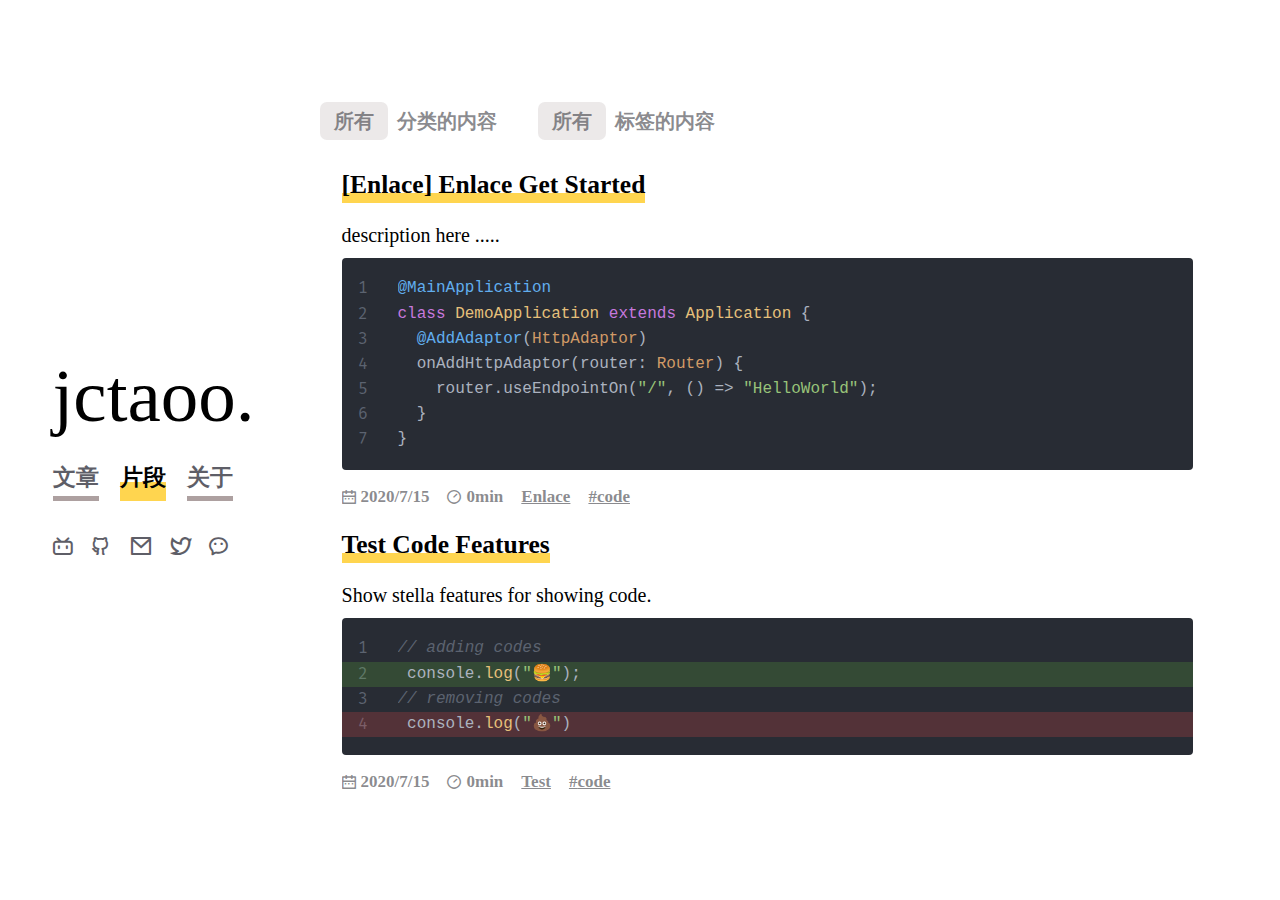
<file: snippets/index.html>
<!DOCTYPE html><html lang="zh"><head><meta charSet="utf-8"/><meta http-equiv="x-ua-compatible" content="ie=edge"/><meta name="viewport" content="width=device-width, initial-scale=1, shrink-to-fit=no"/><style data-href="/styles.7c9aee46a339034c4795.css" id="gatsby-global-css">@font-face{font-family:code;src:url(/static/FiraCode-Regular-d60b1090972c3e6230c555347da880db.ttf)}@font-face{font-family:icomoon;src:url([data-uri]);src:url([data-uri]#iefix) format("embedded-opentype"),url([data-uri]) format("truetype"),url([data-uri]) format("woff"),url([data-uri]) format("svg");font-weight:400;font-style:normal;font-display:block}[class*=" icon-"],[class^=icon-]{font-family:icomoon!important;speak:never;font-style:normal;font-weight:400;font-variant:normal;text-transform:none;line-height:1;-webkit-font-smoothing:antialiased;-moz-osx-font-smoothing:grayscale}.icon-timer:before{content:"\E905"}.icon-calendar:before{content:"\E906"}.icon-bilibili:before{content:"\E900"}.icon-github:before{content:"\E901"}.icon-mail:before{content:"\E902"}.icon-twitter:before{content:"\E903"}.icon-wechat:before{content:"\E904"}.root{margin:0;font-family:PingFangSC-Regular;-webkit-font-smoothing:antialiased;-moz-osx-font-smoothing:grayscale;overflow:hidden}@media(prefers-color-scheme:dark){.root ::-webkit-scrollbar{background-color:rgba(142,142,147,.28)}.root ::-webkit-scrollbar-thumb{background-color:rgba(87,87,90,.6);border-radius:10px}}.root #gatsby-focus-wrapper{display:contents}html{font-size:14px;overflow-y:auto;height:100%;background-color:#fff}body,html{overflow-x:hidden;-webkit-tap-highlight-color:rgba(0,0,0,0);-webkit-overflow-scrolling:touch;overflow-scrolling:touch}body{font:1rem Helvetica Neue,Helvetica,PingFang SC,Hiragino Sans GB,Microsoft Yahei,Arial,sans-serif;position:relative;-webkit-font-smoothing:antialiased;-moz-osx-font-smoothing:grayscale;text-rendering:optimizeLegibility}body,button,dd,dl,figure,form,h1,h2,h3,h4,h5,h6,input,ol,p,td,textarea,th,ul{margin:0;padding:0}input,select,textarea{box-sizing:content-box}table{border-spacing:0}button,img,input,textarea{border:none;-webkit-appearance:none}input{text-align:inherit}textarea{resize:none}a,button,h1,h2,h3,h4,h5,h6,input,optgroup,option,select,textarea{font-family:inherit;font-size:inherit;font-weight:inherit;font-style:inherit;line-height:inherit;color:inherit;outline:none}ol,ul{list-style:none}button,input[type=button],input[type=submit]{cursor:pointer}input::-moz-focus-inner{padding:0;border:0}input[type=number]{-moz-appearance:textfield}input[type=number]::-webkit-inner-spin-button,input[type=number]::-webkit-outer-spin-button{margin:0;-webkit-appearance:none}.hljs{display:block;overflow-x:auto;padding:.5em;color:#abb2bf;background:#282c34}.hljs-comment,.hljs-quote{color:#5c6370;font-style:italic}.hljs-doctag,.hljs-formula,.hljs-keyword{color:#c678dd}.hljs-deletion,.hljs-name,.hljs-section,.hljs-selector-tag,.hljs-subst{color:#e06c75}.hljs-literal{color:#56b6c2}.hljs-addition,.hljs-attribute,.hljs-meta-string,.hljs-regexp,.hljs-string{color:#98c379}.hljs-built_in,.hljs-class .hljs-title{color:#e6c07b}.hljs-attr,.hljs-number,.hljs-selector-attr,.hljs-selector-class,.hljs-selector-pseudo,.hljs-template-variable,.hljs-type,.hljs-variable{color:#d19a66}.hljs-bullet,.hljs-link,.hljs-meta,.hljs-selector-id,.hljs-symbol,.hljs-title{color:#61aeee}.hljs-emphasis{font-style:italic}.hljs-strong{font-weight:700}.hljs-link{text-decoration:underline}#home-page{display:flex;flex-direction:row;width:100%;overflow:hidden}@media(prefers-color-scheme:dark){body #home-page{background-color:#1c1c1c}}@media(prefers-color-scheme:light){body #home-page{background-color:#fff}}[class*=ant-]::-ms-clear,[class*=ant-] input::-ms-clear,[class*=ant-] input::-ms-reveal,[class^=ant-]::-ms-clear,[class^=ant-] input::-ms-clear,[class^=ant-] input::-ms-reveal{display:none}[class*=ant-],[class*=ant-] *,[class*=ant-] :after,[class*=ant-] :before,[class^=ant-],[class^=ant-] *,[class^=ant-] :after,[class^=ant-] :before{box-sizing:border-box}body,html{width:100%;height:100%}input::-ms-clear,input::-ms-reveal{display:none}*,:after,:before{box-sizing:border-box}html{font-family:sans-serif;line-height:1.15;-webkit-text-size-adjust:100%;-ms-text-size-adjust:100%;-ms-overflow-style:scrollbar;-webkit-tap-highlight-color:rgba(0,0,0,0)}@-ms-viewport{width:device-width}body{margin:0;color:rgba(0,0,0,.85);font-size:14px;font-family:-apple-system,BlinkMacSystemFont,Segoe UI,Roboto,Helvetica Neue,Arial,Noto Sans,sans-serif,Apple Color Emoji,Segoe UI Emoji,Segoe UI Symbol,Noto Color Emoji;font-variant:tabular-nums;line-height:1.5715;background-color:#fff;font-feature-settings:"tnum"}[tabindex="-1"]:focus{outline:none!important}hr{box-sizing:content-box;height:0;overflow:visible}h1,h2,h3,h4,h5,h6{margin-top:0;margin-bottom:.5em;color:rgba(0,0,0,.85);font-weight:500}p{margin-top:0;margin-bottom:1em}abbr[data-original-title],abbr[title]{text-decoration:underline;-webkit-text-decoration:underline dotted;text-decoration:underline dotted;border-bottom:0;cursor:help}address{margin-bottom:1em;font-style:normal;line-height:inherit}input[type=number],input[type=password],input[type=text],textarea{-webkit-appearance:none}dl,ol,ul{margin-top:0;margin-bottom:1em}ol ol,ol ul,ul ol,ul ul{margin-bottom:0}dt{font-weight:500}dd{margin-bottom:.5em;margin-left:0}blockquote{margin:0 0 1em}dfn{font-style:italic}b,strong{font-weight:bolder}small{font-size:80%}sub,sup{position:relative;font-size:75%;line-height:0;vertical-align:baseline}sub{bottom:-.25em}sup{top:-.5em}a{color:#1890ff;text-decoration:none;background-color:transparent;outline:none;cursor:pointer;transition:color .3s;-webkit-text-decoration-skip:objects}a:hover{color:#40a9ff}a:active{color:#096dd9}a:active,a:focus,a:hover{text-decoration:none;outline:0}a[disabled]{color:rgba(0,0,0,.25);cursor:not-allowed;pointer-events:none}code,kbd,pre,samp{font-size:1em;font-family:SFMono-Regular,Consolas,Liberation Mono,Menlo,Courier,monospace}pre{margin-top:0;margin-bottom:1em;overflow:auto}figure{margin:0 0 1em}img{vertical-align:middle;border-style:none}svg:not(:root){overflow:hidden}[role=button],a,area,button,input:not([type=range]),label,select,summary,textarea{touch-action:manipulation}table{border-collapse:collapse}caption{padding-top:.75em;padding-bottom:.3em;color:rgba(0,0,0,.45);text-align:left;caption-side:bottom}th{text-align:inherit}button,input,optgroup,select,textarea{margin:0;color:inherit;font-size:inherit;font-family:inherit;line-height:inherit}button,input{overflow:visible}button,select{text-transform:none}[type=reset],[type=submit],button,html [type=button]{-webkit-appearance:button}[type=button]::-moz-focus-inner,[type=reset]::-moz-focus-inner,[type=submit]::-moz-focus-inner,button::-moz-focus-inner{padding:0;border-style:none}input[type=checkbox],input[type=radio]{box-sizing:border-box;padding:0}input[type=date],input[type=datetime-local],input[type=month],input[type=time]{-webkit-appearance:listbox}textarea{overflow:auto;resize:vertical}fieldset{min-width:0;margin:0;padding:0;border:0}legend{display:block;width:100%;max-width:100%;margin-bottom:.5em;padding:0;color:inherit;font-size:1.5em;line-height:inherit;white-space:normal}progress{vertical-align:baseline}[type=number]::-webkit-inner-spin-button,[type=number]::-webkit-outer-spin-button{height:auto}[type=search]{outline-offset:-2px;-webkit-appearance:none}[type=search]::-webkit-search-cancel-button,[type=search]::-webkit-search-decoration{-webkit-appearance:none}::-webkit-file-upload-button{font:inherit;-webkit-appearance:button}output{display:inline-block}summary{display:list-item}template{display:none}[hidden]{display:none!important}mark{padding:.2em;background-color:#feffe6}::selection{color:#fff;background:#1890ff}.clearfix:after,.clearfix:before{display:table;content:""}.clearfix:after{clear:both}.anticon{display:inline-block;color:inherit;font-style:normal;line-height:0;text-align:center;text-transform:none;vertical-align:-.125em;text-rendering:optimizeLegibility;-webkit-font-smoothing:antialiased;-moz-osx-font-smoothing:grayscale}.anticon>*{line-height:1}.anticon svg{display:inline-block}.anticon:before{display:none}.anticon .anticon-icon{display:block}.anticon[tabindex]{cursor:pointer}.anticon-spin,.anticon-spin:before{display:inline-block;animation:loadingCircle 1s linear infinite}.ant-fade-appear,.ant-fade-enter,.ant-fade-leave{animation-duration:.2s;animation-fill-mode:both;animation-play-state:paused}.ant-fade-appear.ant-fade-appear-active,.ant-fade-enter.ant-fade-enter-active{animation-name:antFadeIn;animation-play-state:running}.ant-fade-leave.ant-fade-leave-active{animation-name:antFadeOut;animation-play-state:running;pointer-events:none}.ant-fade-appear,.ant-fade-enter{opacity:0;animation-timing-function:linear}.ant-fade-leave{animation-timing-function:linear}@keyframes antFadeIn{0%{opacity:0}to{opacity:1}}@keyframes antFadeOut{0%{opacity:1}to{opacity:0}}.ant-move-up-appear,.ant-move-up-enter,.ant-move-up-leave{animation-duration:.2s;animation-fill-mode:both;animation-play-state:paused}.ant-move-up-appear.ant-move-up-appear-active,.ant-move-up-enter.ant-move-up-enter-active{animation-name:antMoveUpIn;animation-play-state:running}.ant-move-up-leave.ant-move-up-leave-active{animation-name:antMoveUpOut;animation-play-state:running;pointer-events:none}.ant-move-up-appear,.ant-move-up-enter{opacity:0;animation-timing-function:cubic-bezier(.08,.82,.17,1)}.ant-move-up-leave{animation-timing-function:cubic-bezier(.6,.04,.98,.34)}.ant-move-down-appear,.ant-move-down-enter,.ant-move-down-leave{animation-duration:.2s;animation-fill-mode:both;animation-play-state:paused}.ant-move-down-appear.ant-move-down-appear-active,.ant-move-down-enter.ant-move-down-enter-active{animation-name:antMoveDownIn;animation-play-state:running}.ant-move-down-leave.ant-move-down-leave-active{animation-name:antMoveDownOut;animation-play-state:running;pointer-events:none}.ant-move-down-appear,.ant-move-down-enter{opacity:0;animation-timing-function:cubic-bezier(.08,.82,.17,1)}.ant-move-down-leave{animation-timing-function:cubic-bezier(.6,.04,.98,.34)}.ant-move-left-appear,.ant-move-left-enter,.ant-move-left-leave{animation-duration:.2s;animation-fill-mode:both;animation-play-state:paused}.ant-move-left-appear.ant-move-left-appear-active,.ant-move-left-enter.ant-move-left-enter-active{animation-name:antMoveLeftIn;animation-play-state:running}.ant-move-left-leave.ant-move-left-leave-active{animation-name:antMoveLeftOut;animation-play-state:running;pointer-events:none}.ant-move-left-appear,.ant-move-left-enter{opacity:0;animation-timing-function:cubic-bezier(.08,.82,.17,1)}.ant-move-left-leave{animation-timing-function:cubic-bezier(.6,.04,.98,.34)}.ant-move-right-appear,.ant-move-right-enter,.ant-move-right-leave{animation-duration:.2s;animation-fill-mode:both;animation-play-state:paused}.ant-move-right-appear.ant-move-right-appear-active,.ant-move-right-enter.ant-move-right-enter-active{animation-name:antMoveRightIn;animation-play-state:running}.ant-move-right-leave.ant-move-right-leave-active{animation-name:antMoveRightOut;animation-play-state:running;pointer-events:none}.ant-move-right-appear,.ant-move-right-enter{opacity:0;animation-timing-function:cubic-bezier(.08,.82,.17,1)}.ant-move-right-leave{animation-timing-function:cubic-bezier(.6,.04,.98,.34)}@keyframes antMoveDownIn{0%{transform:translateY(100%);transform-origin:0 0;opacity:0}to{transform:translateY(0);transform-origin:0 0;opacity:1}}@keyframes antMoveDownOut{0%{transform:translateY(0);transform-origin:0 0;opacity:1}to{transform:translateY(100%);transform-origin:0 0;opacity:0}}@keyframes antMoveLeftIn{0%{transform:translateX(-100%);transform-origin:0 0;opacity:0}to{transform:translateX(0);transform-origin:0 0;opacity:1}}@keyframes antMoveLeftOut{0%{transform:translateX(0);transform-origin:0 0;opacity:1}to{transform:translateX(-100%);transform-origin:0 0;opacity:0}}@keyframes antMoveRightIn{0%{transform:translateX(100%);transform-origin:0 0;opacity:0}to{transform:translateX(0);transform-origin:0 0;opacity:1}}@keyframes antMoveRightOut{0%{transform:translateX(0);transform-origin:0 0;opacity:1}to{transform:translateX(100%);transform-origin:0 0;opacity:0}}@keyframes antMoveUpIn{0%{transform:translateY(-100%);transform-origin:0 0;opacity:0}to{transform:translateY(0);transform-origin:0 0;opacity:1}}@keyframes antMoveUpOut{0%{transform:translateY(0);transform-origin:0 0;opacity:1}to{transform:translateY(-100%);transform-origin:0 0;opacity:0}}@keyframes loadingCircle{to{transform:rotate(1turn)}}[ant-click-animating-without-extra-node=true],[ant-click-animating=true]{position:relative}html{--antd-wave-shadow-color:#1890ff;--scroll-bar:0}.ant-click-animating-node,[ant-click-animating-without-extra-node=true]:after{position:absolute;top:0;right:0;bottom:0;left:0;display:block;border-radius:inherit;box-shadow:0 0 0 0 #1890ff;box-shadow:0 0 0 0 var(--antd-wave-shadow-color);opacity:.2;animation:fadeEffect 2s cubic-bezier(.08,.82,.17,1),waveEffect .4s cubic-bezier(.08,.82,.17,1);animation-fill-mode:forwards;content:"";pointer-events:none}@keyframes waveEffect{to{box-shadow:0 0 0 #1890ff;box-shadow:0 0 0 6px var(--antd-wave-shadow-color)}}@keyframes fadeEffect{to{opacity:0}}.ant-slide-up-appear,.ant-slide-up-enter,.ant-slide-up-leave{animation-duration:.2s;animation-fill-mode:both;animation-play-state:paused}.ant-slide-up-appear.ant-slide-up-appear-active,.ant-slide-up-enter.ant-slide-up-enter-active{animation-name:antSlideUpIn;animation-play-state:running}.ant-slide-up-leave.ant-slide-up-leave-active{animation-name:antSlideUpOut;animation-play-state:running;pointer-events:none}.ant-slide-up-appear,.ant-slide-up-enter{opacity:0;animation-timing-function:cubic-bezier(.23,1,.32,1)}.ant-slide-up-leave{animation-timing-function:cubic-bezier(.755,.05,.855,.06)}.ant-slide-down-appear,.ant-slide-down-enter,.ant-slide-down-leave{animation-duration:.2s;animation-fill-mode:both;animation-play-state:paused}.ant-slide-down-appear.ant-slide-down-appear-active,.ant-slide-down-enter.ant-slide-down-enter-active{animation-name:antSlideDownIn;animation-play-state:running}.ant-slide-down-leave.ant-slide-down-leave-active{animation-name:antSlideDownOut;animation-play-state:running;pointer-events:none}.ant-slide-down-appear,.ant-slide-down-enter{opacity:0;animation-timing-function:cubic-bezier(.23,1,.32,1)}.ant-slide-down-leave{animation-timing-function:cubic-bezier(.755,.05,.855,.06)}.ant-slide-left-appear,.ant-slide-left-enter,.ant-slide-left-leave{animation-duration:.2s;animation-fill-mode:both;animation-play-state:paused}.ant-slide-left-appear.ant-slide-left-appear-active,.ant-slide-left-enter.ant-slide-left-enter-active{animation-name:antSlideLeftIn;animation-play-state:running}.ant-slide-left-leave.ant-slide-left-leave-active{animation-name:antSlideLeftOut;animation-play-state:running;pointer-events:none}.ant-slide-left-appear,.ant-slide-left-enter{opacity:0;animation-timing-function:cubic-bezier(.23,1,.32,1)}.ant-slide-left-leave{animation-timing-function:cubic-bezier(.755,.05,.855,.06)}.ant-slide-right-appear,.ant-slide-right-enter,.ant-slide-right-leave{animation-duration:.2s;animation-fill-mode:both;animation-play-state:paused}.ant-slide-right-appear.ant-slide-right-appear-active,.ant-slide-right-enter.ant-slide-right-enter-active{animation-name:antSlideRightIn;animation-play-state:running}.ant-slide-right-leave.ant-slide-right-leave-active{animation-name:antSlideRightOut;animation-play-state:running;pointer-events:none}.ant-slide-right-appear,.ant-slide-right-enter{opacity:0;animation-timing-function:cubic-bezier(.23,1,.32,1)}.ant-slide-right-leave{animation-timing-function:cubic-bezier(.755,.05,.855,.06)}@keyframes antSlideUpIn{0%{transform:scaleY(.8);transform-origin:0 0;opacity:0}to{transform:scaleY(1);transform-origin:0 0;opacity:1}}@keyframes antSlideUpOut{0%{transform:scaleY(1);transform-origin:0 0;opacity:1}to{transform:scaleY(.8);transform-origin:0 0;opacity:0}}@keyframes antSlideDownIn{0%{transform:scaleY(.8);transform-origin:100% 100%;opacity:0}to{transform:scaleY(1);transform-origin:100% 100%;opacity:1}}@keyframes antSlideDownOut{0%{transform:scaleY(1);transform-origin:100% 100%;opacity:1}to{transform:scaleY(.8);transform-origin:100% 100%;opacity:0}}@keyframes antSlideLeftIn{0%{transform:scaleX(.8);transform-origin:0 0;opacity:0}to{transform:scaleX(1);transform-origin:0 0;opacity:1}}@keyframes antSlideLeftOut{0%{transform:scaleX(1);transform-origin:0 0;opacity:1}to{transform:scaleX(.8);transform-origin:0 0;opacity:0}}@keyframes antSlideRightIn{0%{transform:scaleX(.8);transform-origin:100% 0;opacity:0}to{transform:scaleX(1);transform-origin:100% 0;opacity:1}}@keyframes antSlideRightOut{0%{transform:scaleX(1);transform-origin:100% 0;opacity:1}to{transform:scaleX(.8);transform-origin:100% 0;opacity:0}}.ant-zoom-appear,.ant-zoom-enter,.ant-zoom-leave{animation-duration:.2s;animation-fill-mode:both;animation-play-state:paused}.ant-zoom-appear.ant-zoom-appear-active,.ant-zoom-enter.ant-zoom-enter-active{animation-name:antZoomIn;animation-play-state:running}.ant-zoom-leave.ant-zoom-leave-active{animation-name:antZoomOut;animation-play-state:running;pointer-events:none}.ant-zoom-appear,.ant-zoom-enter{transform:scale(0);opacity:0;animation-timing-function:cubic-bezier(.08,.82,.17,1)}.ant-zoom-appear-prepare,.ant-zoom-enter-prepare{transform:none}.ant-zoom-leave{animation-timing-function:cubic-bezier(.78,.14,.15,.86)}.ant-zoom-big-appear,.ant-zoom-big-enter,.ant-zoom-big-leave{animation-duration:.2s;animation-fill-mode:both;animation-play-state:paused}.ant-zoom-big-appear.ant-zoom-big-appear-active,.ant-zoom-big-enter.ant-zoom-big-enter-active{animation-name:antZoomBigIn;animation-play-state:running}.ant-zoom-big-leave.ant-zoom-big-leave-active{animation-name:antZoomBigOut;animation-play-state:running;pointer-events:none}.ant-zoom-big-appear,.ant-zoom-big-enter{transform:scale(0);opacity:0;animation-timing-function:cubic-bezier(.08,.82,.17,1)}.ant-zoom-big-appear-prepare,.ant-zoom-big-enter-prepare{transform:none}.ant-zoom-big-leave{animation-timing-function:cubic-bezier(.78,.14,.15,.86)}.ant-zoom-big-fast-appear,.ant-zoom-big-fast-enter,.ant-zoom-big-fast-leave{animation-duration:.1s;animation-fill-mode:both;animation-play-state:paused}.ant-zoom-big-fast-appear.ant-zoom-big-fast-appear-active,.ant-zoom-big-fast-enter.ant-zoom-big-fast-enter-active{animation-name:antZoomBigIn;animation-play-state:running}.ant-zoom-big-fast-leave.ant-zoom-big-fast-leave-active{animation-name:antZoomBigOut;animation-play-state:running;pointer-events:none}.ant-zoom-big-fast-appear,.ant-zoom-big-fast-enter{transform:scale(0);opacity:0;animation-timing-function:cubic-bezier(.08,.82,.17,1)}.ant-zoom-big-fast-appear-prepare,.ant-zoom-big-fast-enter-prepare{transform:none}.ant-zoom-big-fast-leave{animation-timing-function:cubic-bezier(.78,.14,.15,.86)}.ant-zoom-up-appear,.ant-zoom-up-enter,.ant-zoom-up-leave{animation-duration:.2s;animation-fill-mode:both;animation-play-state:paused}.ant-zoom-up-appear.ant-zoom-up-appear-active,.ant-zoom-up-enter.ant-zoom-up-enter-active{animation-name:antZoomUpIn;animation-play-state:running}.ant-zoom-up-leave.ant-zoom-up-leave-active{animation-name:antZoomUpOut;animation-play-state:running;pointer-events:none}.ant-zoom-up-appear,.ant-zoom-up-enter{transform:scale(0);opacity:0;animation-timing-function:cubic-bezier(.08,.82,.17,1)}.ant-zoom-up-appear-prepare,.ant-zoom-up-enter-prepare{transform:none}.ant-zoom-up-leave{animation-timing-function:cubic-bezier(.78,.14,.15,.86)}.ant-zoom-down-appear,.ant-zoom-down-enter,.ant-zoom-down-leave{animation-duration:.2s;animation-fill-mode:both;animation-play-state:paused}.ant-zoom-down-appear.ant-zoom-down-appear-active,.ant-zoom-down-enter.ant-zoom-down-enter-active{animation-name:antZoomDownIn;animation-play-state:running}.ant-zoom-down-leave.ant-zoom-down-leave-active{animation-name:antZoomDownOut;animation-play-state:running;pointer-events:none}.ant-zoom-down-appear,.ant-zoom-down-enter{transform:scale(0);opacity:0;animation-timing-function:cubic-bezier(.08,.82,.17,1)}.ant-zoom-down-appear-prepare,.ant-zoom-down-enter-prepare{transform:none}.ant-zoom-down-leave{animation-timing-function:cubic-bezier(.78,.14,.15,.86)}.ant-zoom-left-appear,.ant-zoom-left-enter,.ant-zoom-left-leave{animation-duration:.2s;animation-fill-mode:both;animation-play-state:paused}.ant-zoom-left-appear.ant-zoom-left-appear-active,.ant-zoom-left-enter.ant-zoom-left-enter-active{animation-name:antZoomLeftIn;animation-play-state:running}.ant-zoom-left-leave.ant-zoom-left-leave-active{animation-name:antZoomLeftOut;animation-play-state:running;pointer-events:none}.ant-zoom-left-appear,.ant-zoom-left-enter{transform:scale(0);opacity:0;animation-timing-function:cubic-bezier(.08,.82,.17,1)}.ant-zoom-left-appear-prepare,.ant-zoom-left-enter-prepare{transform:none}.ant-zoom-left-leave{animation-timing-function:cubic-bezier(.78,.14,.15,.86)}.ant-zoom-right-appear,.ant-zoom-right-enter,.ant-zoom-right-leave{animation-duration:.2s;animation-fill-mode:both;animation-play-state:paused}.ant-zoom-right-appear.ant-zoom-right-appear-active,.ant-zoom-right-enter.ant-zoom-right-enter-active{animation-name:antZoomRightIn;animation-play-state:running}.ant-zoom-right-leave.ant-zoom-right-leave-active{animation-name:antZoomRightOut;animation-play-state:running;pointer-events:none}.ant-zoom-right-appear,.ant-zoom-right-enter{transform:scale(0);opacity:0;animation-timing-function:cubic-bezier(.08,.82,.17,1)}.ant-zoom-right-appear-prepare,.ant-zoom-right-enter-prepare{transform:none}.ant-zoom-right-leave{animation-timing-function:cubic-bezier(.78,.14,.15,.86)}@keyframes antZoomIn{0%{transform:scale(.2);opacity:0}to{transform:scale(1);opacity:1}}@keyframes antZoomOut{0%{transform:scale(1)}to{transform:scale(.2);opacity:0}}@keyframes antZoomBigIn{0%{transform:scale(.8);opacity:0}to{transform:scale(1);opacity:1}}@keyframes antZoomBigOut{0%{transform:scale(1)}to{transform:scale(.8);opacity:0}}@keyframes antZoomUpIn{0%{transform:scale(.8);transform-origin:50% 0;opacity:0}to{transform:scale(1);transform-origin:50% 0}}@keyframes antZoomUpOut{0%{transform:scale(1);transform-origin:50% 0}to{transform:scale(.8);transform-origin:50% 0;opacity:0}}@keyframes antZoomLeftIn{0%{transform:scale(.8);transform-origin:0 50%;opacity:0}to{transform:scale(1);transform-origin:0 50%}}@keyframes antZoomLeftOut{0%{transform:scale(1);transform-origin:0 50%}to{transform:scale(.8);transform-origin:0 50%;opacity:0}}@keyframes antZoomRightIn{0%{transform:scale(.8);transform-origin:100% 50%;opacity:0}to{transform:scale(1);transform-origin:100% 50%}}@keyframes antZoomRightOut{0%{transform:scale(1);transform-origin:100% 50%}to{transform:scale(.8);transform-origin:100% 50%;opacity:0}}@keyframes antZoomDownIn{0%{transform:scale(.8);transform-origin:50% 100%;opacity:0}to{transform:scale(1);transform-origin:50% 100%}}@keyframes antZoomDownOut{0%{transform:scale(1);transform-origin:50% 100%}to{transform:scale(.8);transform-origin:50% 100%;opacity:0}}.ant-motion-collapse-legacy{overflow:hidden}.ant-motion-collapse,.ant-motion-collapse-legacy-active{transition:height .2s cubic-bezier(.645,.045,.355,1),opacity .2s cubic-bezier(.645,.045,.355,1)!important}.ant-motion-collapse{overflow:hidden}.ant-popover{box-sizing:border-box;margin:0;padding:0;color:rgba(0,0,0,.85);font-size:14px;font-variant:tabular-nums;line-height:1.5715;list-style:none;font-feature-settings:"tnum";position:absolute;top:0;left:0;z-index:1030;font-weight:400;white-space:normal;text-align:left;cursor:auto;-webkit-user-select:text;-ms-user-select:text;user-select:text}.ant-popover:after{position:absolute;background:hsla(0,0%,100%,.01);content:""}.ant-popover-hidden{display:none}.ant-popover-placement-top,.ant-popover-placement-topLeft,.ant-popover-placement-topRight{padding-bottom:10px}.ant-popover-placement-right,.ant-popover-placement-rightBottom,.ant-popover-placement-rightTop{padding-left:10px}.ant-popover-placement-bottom,.ant-popover-placement-bottomLeft,.ant-popover-placement-bottomRight{padding-top:10px}.ant-popover-placement-left,.ant-popover-placement-leftBottom,.ant-popover-placement-leftTop{padding-right:10px}.ant-popover-inner{background-color:#fff;background-clip:padding-box;border-radius:2px;box-shadow:0 3px 6px -4px rgba(0,0,0,.12),0 6px 16px 0 rgba(0,0,0,.08),0 9px 28px 8px rgba(0,0,0,.05);box-shadow:0 0 8px rgba(0,0,0,.15)\9}@media (-ms-high-contrast:none),screen and (-ms-high-contrast:active){.ant-popover-inner{box-shadow:0 3px 6px -4px rgba(0,0,0,.12),0 6px 16px 0 rgba(0,0,0,.08),0 9px 28px 8px rgba(0,0,0,.05)}}.ant-popover-title{min-width:177px;min-height:32px;margin:0;padding:5px 16px 4px;color:rgba(0,0,0,.85);font-weight:500;border-bottom:1px solid #f0f0f0}.ant-popover-inner-content{padding:12px 16px;color:rgba(0,0,0,.85)}.ant-popover-message{position:relative;padding:4px 0 12px;color:rgba(0,0,0,.85);font-size:14px}.ant-popover-message>.anticon{position:absolute;top:8.0005px;color:#faad14;font-size:14px}.ant-popover-message-title{padding-left:22px}.ant-popover-buttons{margin-bottom:4px;text-align:right}.ant-popover-buttons button{margin-left:8px}.ant-popover-arrow{position:absolute;display:block;width:8.48528137px;height:8.48528137px;background:transparent;border-style:solid;border-width:4.24264069px;transform:rotate(45deg)}.ant-popover-placement-top>.ant-popover-content>.ant-popover-arrow,.ant-popover-placement-topLeft>.ant-popover-content>.ant-popover-arrow,.ant-popover-placement-topRight>.ant-popover-content>.ant-popover-arrow{bottom:6.2px;border-color:transparent #fff #fff transparent;box-shadow:3px 3px 7px rgba(0,0,0,.07)}.ant-popover-placement-top>.ant-popover-content>.ant-popover-arrow{left:50%;transform:translateX(-50%) rotate(45deg)}.ant-popover-placement-topLeft>.ant-popover-content>.ant-popover-arrow{left:16px}.ant-popover-placement-topRight>.ant-popover-content>.ant-popover-arrow{right:16px}.ant-popover-placement-right>.ant-popover-content>.ant-popover-arrow,.ant-popover-placement-rightBottom>.ant-popover-content>.ant-popover-arrow,.ant-popover-placement-rightTop>.ant-popover-content>.ant-popover-arrow{left:6px;border-color:transparent transparent #fff #fff;box-shadow:-3px 3px 7px rgba(0,0,0,.07)}.ant-popover-placement-right>.ant-popover-content>.ant-popover-arrow{top:50%;transform:translateY(-50%) rotate(45deg)}.ant-popover-placement-rightTop>.ant-popover-content>.ant-popover-arrow{top:12px}.ant-popover-placement-rightBottom>.ant-popover-content>.ant-popover-arrow{bottom:12px}.ant-popover-placement-bottom>.ant-popover-content>.ant-popover-arrow,.ant-popover-placement-bottomLeft>.ant-popover-content>.ant-popover-arrow,.ant-popover-placement-bottomRight>.ant-popover-content>.ant-popover-arrow{top:6px;border-color:#fff transparent transparent #fff;box-shadow:-2px -2px 5px rgba(0,0,0,.06)}.ant-popover-placement-bottom>.ant-popover-content>.ant-popover-arrow{left:50%;transform:translateX(-50%) rotate(45deg)}.ant-popover-placement-bottomLeft>.ant-popover-content>.ant-popover-arrow{left:16px}.ant-popover-placement-bottomRight>.ant-popover-content>.ant-popover-arrow{right:16px}.ant-popover-placement-left>.ant-popover-content>.ant-popover-arrow,.ant-popover-placement-leftBottom>.ant-popover-content>.ant-popover-arrow,.ant-popover-placement-leftTop>.ant-popover-content>.ant-popover-arrow{right:6px;border-color:#fff #fff transparent transparent;box-shadow:3px -3px 7px rgba(0,0,0,.07)}.ant-popover-placement-left>.ant-popover-content>.ant-popover-arrow{top:50%;transform:translateY(-50%) rotate(45deg)}.ant-popover-placement-leftTop>.ant-popover-content>.ant-popover-arrow{top:12px}.ant-popover-placement-leftBottom>.ant-popover-content>.ant-popover-arrow{bottom:12px}.ant-popover-rtl{direction:rtl;text-align:right}.ant-popover-rtl .ant-popover-message-title{padding-right:22px;padding-left:16px}.ant-popover-rtl .ant-popover-buttons{text-align:left}.ant-popover-rtl .ant-popover-buttons button{margin-right:8px;margin-left:0}.contact-list{display:flex;flex-direction:row;margin-top:0;margin-bottom:0}.contact-list .contact-list-item:first-child{margin-left:0!important}.contact-list .contact-list-item{margin-left:19.5px;width:19.5px;height:auto;font-size:18px;transition:.15s cubic-bezier(.63,0,.25,1);cursor:pointer;-webkit-user-select:none;-ms-user-select:none;user-select:none}@media(max-width:774px){.contact-list .contact-list-item{margin-left:26px}}@media(prefers-color-scheme:dark){body .contact-list .contact-list-item a{color:rgba(235,235,245,.6)}}@media(prefers-color-scheme:light){body .contact-list .contact-list-item a{color:#5e5e67}}@media(prefers-color-scheme:dark){body .contact-list .contact-list-item a:hover{color:#fff}}@media(prefers-color-scheme:light){body .contact-list .contact-list-item a:hover{color:#000}}#mobile-navigation-bar.hide{top:-101px}#mobile-navigation-bar{top:-101px;position:fixed;left:0;width:100vw;transition:.15s cubic-bezier(.63,0,.25,1);display:inline-flex;flex-direction:column;align-items:center;padding-top:10px;z-index:900;height:101px}@media(prefers-color-scheme:dark){body #mobile-navigation-bar{background-color:#1c1c1c}}@media(prefers-color-scheme:light){body #mobile-navigation-bar{background-color:#fff}}@media(max-width:774px){#mobile-navigation-bar{top:0}}#mobile-navigation-bar #mobile-navigation-bar-header{display:flex;flex-direction:row;width:100%;padding:4px 18px}#mobile-navigation-bar #mobile-navigation-bar-header #mobile-navigation-bar-title{display:flex;flex-direction:row;align-items:center}#mobile-navigation-bar #mobile-navigation-bar-header #mobile-navigation-bar-title #mobile-navigation-bar-title-home-label{cursor:pointer;-webkit-user-select:none;-ms-user-select:none;user-select:none}#mobile-navigation-bar #mobile-navigation-bar-header #mobile-navigation-bar-title #mobile-navigation-bar-title-home-label h1{font-size:28px;font-family:PingFangSC-Regular;font-weight:400;line-height:34px;margin-bottom:0}@media(prefers-color-scheme:dark){body #mobile-navigation-bar #mobile-navigation-bar-header #mobile-navigation-bar-title #mobile-navigation-bar-title-home-label h1{color:#fff}}@media(prefers-color-scheme:light){body #mobile-navigation-bar #mobile-navigation-bar-header #mobile-navigation-bar-title #mobile-navigation-bar-title-home-label h1{color:#000}}#mobile-navigation-bar #mobile-navigation-bar-header #mobile-navigation-bar-title .mobile-navigation-bar-title-route-label{height:34px}#mobile-navigation-bar #mobile-navigation-bar-header #mobile-navigation-bar-title .mobile-navigation-bar-title-divider{display:block;width:2px;height:24px;transform:rotate(30deg);margin-left:8px;margin-right:12px}@media(prefers-color-scheme:dark){body #mobile-navigation-bar #mobile-navigation-bar-header #mobile-navigation-bar-title .mobile-navigation-bar-title-divider{background-color:#fff}}@media(prefers-color-scheme:light){body #mobile-navigation-bar #mobile-navigation-bar-header #mobile-navigation-bar-title .mobile-navigation-bar-title-divider{background-color:#000}}#mobile-navigation-bar .mobile-navigation-bar-media-info{display:inline-flex;margin-top:10px;margin-bottom:10px}#mobile-navigation-bar .mobile-navigation-bar-bottom-divider{height:1px;width:100%}@media(prefers-color-scheme:dark){body #mobile-navigation-bar .mobile-navigation-bar-bottom-divider{background-color:rgba(142,142,147,.28)}}@media(prefers-color-scheme:light){body #mobile-navigation-bar .mobile-navigation-bar-bottom-divider{background-color:#dbd9d9}}.route-label-title{display:inline-flex;flex-direction:column;cursor:pointer}.route-label-title .route-label-title-label{-webkit-user-select:none;-ms-user-select:none;user-select:none;display:inline;z-index:10;font-size:28px;font-family:PingFangSC-Regular;font-weight:400;line-height:34px;margin-bottom:0}@media(prefers-color-scheme:dark){body .route-label-title .route-label-title-label{color:#fff}}@media(prefers-color-scheme:light){body .route-label-title .route-label-title-label{color:#000}}.route-label-title .route-label-title-indicator-container{margin-top:-13px;height:12.75px;transform:translateY(-10px)}.route-label-title .route-label-title-indicator-container .route-label-title-indicator{display:inline-block;width:100%;height:100%;transition:.15s cubic-bezier(.63,0,.25,1)}@media(prefers-color-scheme:dark){body .route-label-title .route-label-title-indicator-container .route-label-title-indicator{background-color:#3f51b5}}@media(prefers-color-scheme:light){body .route-label-title .route-label-title-indicator-container .route-label-title-indicator{background-color:#ffd54f}}#navigation-bar.navigation-bar-shrink{position:relative}#navigation-bar.navigation-bar-shrink #navigation-bar-content{padding-left:52.5px!important;padding-right:0!important}@media(max-width:774px){#navigation-bar.navigation-bar-shrink{display:none}}#navigation-bar{display:inline-flex;flex-direction:column;justify-content:center;height:100vh}@media(max-width:774px){#navigation-bar{justify-content:flex-start}}#navigation-bar #navigation-bar-content{display:flex;flex-direction:column;align-items:flex-start;padding-left:237.5px;padding-right:237.5px;transition:.15s cubic-bezier(.63,0,.25,1)}@media(max-width:774px){#navigation-bar #navigation-bar-content{margin-top:160px;padding-left:35px!important}#navigation-bar #navigation-bar-content .navigation-bar-media-info{bottom:50px;position:absolute;margin:0 auto;left:50%;transform:translateX(-50%)}}#navigation-bar #navigation-bar-content>ul{padding-left:0}#navigation-bar #navigation-bar-content #blog-name-label{font-size:75px;letter-spacing:0;text-align:center;-webkit-user-select:none;-ms-user-select:none;user-select:none;margin-bottom:0;cursor:pointer}@media(prefers-color-scheme:dark){body #navigation-bar #navigation-bar-content #blog-name-label{color:#fff}}@media(prefers-color-scheme:light){body #navigation-bar #navigation-bar-content #blog-name-label{color:#000}}#navigation-bar #navigation-bar-content #links-list{margin-left:-21px;margin-top:5.25px;margin-bottom:0;display:flex;flex-direction:row;justify-content:flex-start}@media(max-width:774px){#navigation-bar #navigation-bar-content #links-list{flex-direction:column!important;justify-content:flex-start;align-items:flex-start}}#navigation-bar #navigation-bar-content .navigation-bar-media-info{margin-top:19.5px}#links-list-passage-list .links-list-item:first-child,#links-list .links-list-item:first-child{margin-top:0!important}#links-list-passage-list .links-list-item,#links-list .links-list-item{margin-left:21px;display:flex;flex-direction:column;cursor:pointer}@media(max-width:774px){#links-list-passage-list .links-list-item,#links-list .links-list-item{margin-top:26px}}#links-list-passage-list .links-list-item:hover .links-list-item-label,#links-list .links-list-item:hover .links-list-item-label{z-index:10}@media(prefers-color-scheme:dark){body #links-list-passage-list .links-list-item:hover .links-list-item-label,body #links-list .links-list-item:hover .links-list-item-label{color:#fff}}@media(prefers-color-scheme:light){body #links-list-passage-list .links-list-item:hover .links-list-item-label,body #links-list .links-list-item:hover .links-list-item-label{color:#000}}#links-list-passage-list .links-list-item:hover .links-list-item-indicator-container .links-list-item-indicator,#links-list .links-list-item:hover .links-list-item-indicator-container .links-list-item-indicator{height:19.5px;transform:translateY(-14px)}#links-list-passage-list .links-list-item .links-list-item-label,#links-list .links-list-item .links-list-item-label{font-size:22.5px;font-weight:700;-webkit-user-select:none;-ms-user-select:none;user-select:none;transition:.15s cubic-bezier(.63,0,.25,1)}@media(prefers-color-scheme:dark){body #links-list-passage-list .links-list-item .links-list-item-label,body #links-list .links-list-item .links-list-item-label{color:rgba(235,235,245,.6)}}@media(prefers-color-scheme:light){body #links-list-passage-list .links-list-item .links-list-item-label,body #links-list .links-list-item .links-list-item-label{color:#5e5e67}}#links-list-passage-list .links-list-item .links-list-item-indicator-container,#links-list .links-list-item .links-list-item-indicator-container{height:5.25px}@media(max-width:774px){#links-list-passage-list .links-list-item .links-list-item-indicator-container,#links-list .links-list-item .links-list-item-indicator-container{height:3px}}#links-list-passage-list .links-list-item .links-list-item-indicator-container .links-list-item-indicator,#links-list .links-list-item .links-list-item-indicator-container .links-list-item-indicator{display:block;width:100%;height:100%;transition:.15s cubic-bezier(.63,0,.25,1)}@media(prefers-color-scheme:dark){body #links-list-passage-list .links-list-item .links-list-item-indicator-container .links-list-item-indicator,body #links-list .links-list-item .links-list-item-indicator-container .links-list-item-indicator{background-color:#646464}}@media(prefers-color-scheme:light){body #links-list-passage-list .links-list-item .links-list-item-indicator-container .links-list-item-indicator,body #links-list .links-list-item .links-list-item-indicator-container .links-list-item-indicator{background-color:#ada0a0}}#links-list-passage-list .links-list-item-selected .links-list-item-label,#links-list .links-list-item-selected .links-list-item-label{z-index:10}@media(prefers-color-scheme:dark){body #links-list-passage-list .links-list-item-selected .links-list-item-label,body #links-list .links-list-item-selected .links-list-item-label{color:#fff}}@media(prefers-color-scheme:light){body #links-list-passage-list .links-list-item-selected .links-list-item-label,body #links-list .links-list-item-selected .links-list-item-label{color:#000}}#links-list-passage-list .links-list-item-selected .links-list-item-indicator-container .links-list-item-indicator,#links-list .links-list-item-selected .links-list-item-indicator-container .links-list-item-indicator{height:19.5px;transform:translateY(-14px)}@media(prefers-color-scheme:dark){body #links-list-passage-list .links-list-item-selected .links-list-item-indicator-container .links-list-item-indicator,body #links-list .links-list-item-selected .links-list-item-indicator-container .links-list-item-indicator{background-color:#3f51b5}}@media(prefers-color-scheme:light){body #links-list-passage-list .links-list-item-selected .links-list-item-indicator-container .links-list-item-indicator,body #links-list .links-list-item-selected .links-list-item-indicator-container .links-list-item-indicator{background-color:#ffd54f}}#global-information{position:absolute;left:0;bottom:0;width:100%;background-color:#faebd7;z-index:999;padding-top:10px;padding-bottom:10px;display:flex;flex-direction:row;justify-content:center;align-items:center}#global-information h1{margin:0;padding:0;font:PingFangSC-Regular}.ant-progress{box-sizing:border-box;margin:0;padding:0;color:rgba(0,0,0,.85);font-size:14px;font-variant:tabular-nums;line-height:1.5715;list-style:none;font-feature-settings:"tnum";display:inline-block}.ant-progress-line{position:relative;width:100%;font-size:14px}.ant-progress-steps{display:inline-block}.ant-progress-steps-outer{display:flex;flex-direction:row;align-items:center}.ant-progress-steps-item{flex-shrink:0;min-width:2px;margin-right:2px;background:#f3f3f3;transition:all .3s}.ant-progress-steps-item-active{background:#1890ff}.ant-progress-small.ant-progress-line,.ant-progress-small.ant-progress-line .ant-progress-text .anticon{font-size:12px}.ant-progress-outer{display:inline-block;width:100%;margin-right:0;padding-right:0}.ant-progress-show-info .ant-progress-outer{margin-right:calc(-2em - 8px);padding-right:calc(2em + 8px)}.ant-progress-inner{position:relative;display:inline-block;width:100%;overflow:hidden;vertical-align:middle;background-color:#f5f5f5;border-radius:100px}.ant-progress-circle-trail{stroke:#f5f5f5}.ant-progress-circle-path{animation:ant-progress-appear .3s}.ant-progress-inner:not(.ant-progress-circle-gradient) .ant-progress-circle-path{stroke:#1890ff}.ant-progress-bg,.ant-progress-success-bg{position:relative;background-color:#1890ff;border-radius:100px;transition:all .4s cubic-bezier(.08,.82,.17,1) 0s}.ant-progress-success-bg{position:absolute;top:0;left:0;background-color:#52c41a}.ant-progress-text{display:inline-block;width:2em;margin-left:8px;color:rgba(0,0,0,.85);font-size:1em;line-height:1;white-space:nowrap;text-align:left;vertical-align:middle;word-break:normal}.ant-progress-text .anticon{font-size:14px}.ant-progress-status-active .ant-progress-bg:before{position:absolute;top:0;right:0;bottom:0;left:0;background:#fff;border-radius:10px;opacity:0;animation:ant-progress-active 2.4s cubic-bezier(.23,1,.32,1) infinite;content:""}.ant-progress-status-exception .ant-progress-bg{background-color:#ff4d4f}.ant-progress-status-exception .ant-progress-text{color:#ff4d4f}.ant-progress-status-exception .ant-progress-inner:not(.ant-progress-circle-gradient) .ant-progress-circle-path{stroke:#ff4d4f}.ant-progress-status-success .ant-progress-bg{background-color:#52c41a}.ant-progress-status-success .ant-progress-text{color:#52c41a}.ant-progress-status-success .ant-progress-inner:not(.ant-progress-circle-gradient) .ant-progress-circle-path{stroke:#52c41a}.ant-progress-circle .ant-progress-inner{position:relative;line-height:1;background-color:transparent}.ant-progress-circle .ant-progress-text{position:absolute;top:50%;left:50%;width:100%;margin:0;padding:0;color:rgba(0,0,0,.85);font-size:1em;line-height:1;white-space:normal;text-align:center;transform:translate(-50%,-50%)}.ant-progress-circle .ant-progress-text .anticon{font-size:1.16666667em}.ant-progress-circle.ant-progress-status-exception .ant-progress-text{color:#ff4d4f}.ant-progress-circle.ant-progress-status-success .ant-progress-text{color:#52c41a}@keyframes ant-progress-active{0%{width:0;opacity:.1}20%{width:0;opacity:.5}to{width:100%;opacity:0}}.ant-progress-rtl{direction:rtl}.ant-progress-rtl.ant-progress-show-info .ant-progress-outer{margin-right:0;margin-left:calc(-2em - 8px);padding-right:0;padding-left:calc(2em + 8px)}.ant-progress-rtl .ant-progress-success-bg{right:0;left:auto}.ant-progress-rtl.ant-progress-line .ant-progress-text,.ant-progress-rtl.ant-progress-steps .ant-progress-text{margin-right:8px;margin-left:0;text-align:right}#top-progress-bar{z-index:999;position:fixed;width:100vw;transition:.15s cubic-bezier(.63,0,.25,1);top:-10px}.top-progress-bar-hide{opacity:0}@media(prefers-color-scheme:dark){body #top-progress-bar>div>div>div>div{background-color:#3f51b5}}@media(prefers-color-scheme:light){body #top-progress-bar>div>div>div>div{background-color:#ffd54f}}@media(max-width:774px){#not-found-page{padding-top:101px}}#not-found-page::-webkit-scrollbar{display:none}#not-found-page #not-found-page-content{height:100%;padding-left:78px}#not-found-page #not-found-page-content #not-found-page-explanation{display:inline-flex;flex-direction:column;align-items:flex-start;justify-content:center;height:100%}#not-found-page #not-found-page-content #not-found-page-explanation h1{font-family:PingFangSC-Regular;font-size:21px;font-weight:700;margin:0}@media(prefers-color-scheme:dark){body #not-found-page #not-found-page-content #not-found-page-explanation h1{color:#fff}}@media(prefers-color-scheme:light){body #not-found-page #not-found-page-content #not-found-page-explanation h1{color:#000}}#not-found-page #not-found-page-content #not-found-page-explanation p{font-family:PingFangSC-Regular;font-size:16.5px;font-weight:400;margin:0}@media(prefers-color-scheme:dark){body #not-found-page #not-found-page-content #not-found-page-explanation p{color:rgba(235,235,245,.6)}}@media(prefers-color-scheme:light){body #not-found-page #not-found-page-content #not-found-page-explanation p{color:rgba(60,60,67,.6)}}#not-found-page #not-found-page-background{position:fixed;bottom:-170px;right:-30px}#not-found-page #not-found-page-background #not-found-page-background-label-text{font-size:375px;line-height:525px;margin:0;font-family:PingFangSC-Regular;font-weight:700}@media(prefers-color-scheme:dark){body #not-found-page #not-found-page-background #not-found-page-background-label-text{color:rgba(97,97,97,.24)}}@media(prefers-color-scheme:light){body #not-found-page #not-found-page-background #not-found-page-background-label-text{color:rgba(97,97,97,.04)}}#about-page{display:flex;flex-direction:row;justify-content:center;padding-left:88px;padding-right:88px;padding-top:81px}#passage-list-page{padding-left:65px;padding-right:65px;padding-top:102px}@media(max-width:774px){#passage-list-page{padding-left:13px;padding-right:13px}}#passage-list-page .passage-list-container .passage-list{display:grid;grid-template-columns:repeat(auto-fill,minmax(0,466px));justify-content:center}#snippet-page{padding-left:65px;padding-right:65px;padding-top:102px}@media(max-width:774px){#snippet-page{padding-left:13px;padding-right:13px}}#snippet-page .snippet-list-container .snippet-list-header-container{display:flex;flex-direction:row;justify-content:center}#snippet-page .snippet-list-container .snippet-list{display:flex;flex-direction:column;align-items:center;padding-left:22px;padding-right:22px}#snippet-page .snippet-list-container .snippet-list .snippet-item{margin-top:22px;width:100%}#snippet-page .snippet-list-container .snippet-list .snippet-item:first-child{margin-top:0}#passage-page{display:flex;flex-direction:row;justify-content:center;padding-left:88px;padding-right:88px;padding-top:81px}.passage-item-title{display:inline-flex;flex-direction:column;cursor:pointer}@media(prefers-color-scheme:dark){body .passage-item-title:hover .passage-item-title-label{color:#fff}}@media(prefers-color-scheme:light){body .passage-item-title:hover .passage-item-title-label{color:#000}}.passage-item-title:hover .passage-item-title-indicator-container .passage-item-title-indicator{height:19.5px;transform:translateY(-4.875px)}.passage-item-title .passage-item-title-label{-webkit-user-select:none;-ms-user-select:none;user-select:none;display:inline;margin-bottom:0;font-weight:700;font-family:PingFangSC-Regular;font-size:25.5px;line-height:30.75px;z-index:10}@media(prefers-color-scheme:dark){body .passage-item-title .passage-item-title-label{color:#fff}}@media(prefers-color-scheme:light){body .passage-item-title .passage-item-title-label{color:#000}}.passage-item-title .passage-item-title-indicator-container{height:9.75px;margin-top:-13px}.passage-item-title .passage-item-title-indicator-container .passage-item-title-indicator{display:inline-block;width:100%;height:100%;transition:.15s cubic-bezier(.63,0,.25,1)}@media(prefers-color-scheme:dark){body .passage-item-title .passage-item-title-indicator-container .passage-item-title-indicator{background-color:#3f51b5}}@media(prefers-color-scheme:light){body .passage-item-title .passage-item-title-indicator-container .passage-item-title-indicator{background-color:#ffd54f}}.passage-about{margin-top:16px;display:flex;flex-direction:row;width:100%;overflow-x:scroll;overflow-y:hidden}.passage-about::-webkit-scrollbar{display:none}.passage-about .passage-about-information{display:flex;flex-direction:row}.passage-about .passage-about-information .passage-information{display:flex;flex-direction:row;justify-content:center;align-items:center;margin-left:18px}.passage-about .passage-about-information .passage-information:first-child{margin-left:0!important}@media(prefers-color-scheme:dark){body .passage-about .passage-about-information .passage-information .passage-information-icon{color:rgba(235,235,245,.6)}}@media(prefers-color-scheme:light){body .passage-about .passage-about-information .passage-information .passage-information-icon{color:rgba(60,60,67,.6)}}.passage-about .passage-about-information .passage-information .passage-information-value{margin-left:5px;font-family:PingFangSC-Regular;font-weight:700;font-size:17px;line-height:22px;margin-bottom:0;cursor:pointer}@media(prefers-color-scheme:dark){body .passage-about .passage-about-information .passage-information .passage-information-value{color:rgba(235,235,245,.6)}}@media(prefers-color-scheme:light){body .passage-about .passage-about-information .passage-information .passage-information-value{color:rgba(60,60,67,.6)}}.passage-about .passage-about-tags{display:flex;flex-direction:row;margin-left:18px}.passage-about .passage-about-tags .passage-tag{cursor:pointer;font-family:PingFangSC-Regular;font-weight:700;font-size:17px;line-height:22px;margin-bottom:0;margin-left:18px}.passage-about .passage-about-tags .passage-tag:first-child{margin-left:0!important}@media(prefers-color-scheme:dark){body .passage-about .passage-about-tags .passage-tag{-webkit-text-decoration:underline rgba(235,235,245,.6) solid;text-decoration:underline rgba(235,235,245,.6) solid}}@media(prefers-color-scheme:light){body .passage-about .passage-about-tags .passage-tag{-webkit-text-decoration:underline rgba(60,60,67,.6) solid;text-decoration:underline rgba(60,60,67,.6) solid}}@media(prefers-color-scheme:dark){body .passage-about .passage-about-tags .passage-tag{color:rgba(235,235,245,.6)}}@media(prefers-color-scheme:light){body .passage-about .passage-about-tags .passage-tag{color:rgba(60,60,67,.6)}}.passage-container{max-width:995px;width:100%}.passage-container .passage-top-image{width:100%;height:436px;-o-object-fit:cover;object-fit:cover;border-radius:14px;margin-bottom:38px;cursor:pointer;transition:.15s cubic-bezier(.63,0,.25,1);-webkit-user-select:none;-ms-user-select:none;user-select:none}.passage-container .passage-top-image:hover{transform:scale(1.02)}.passage-container .passage-title-container{display:flex;flex-direction:row}.passage-container .passage-title-container .passage-circle-image{width:98.25px;height:98.25px;border-radius:50%;-o-object-fit:cover;object-fit:cover;margin-right:25px;-webkit-user-select:none;-ms-user-select:none;user-select:none;cursor:pointer}@media(prefers-color-scheme:dark){body .passage-container .partial h1,body .passage-container .partial h2,body .passage-container .partial h3,body .passage-container .partial h4,body .passage-container .partial h5,body .passage-container .partial h6,body .passage-container .partial li,body .passage-container .partial p{color:rgba(235,235,245,.6)}}@media(prefers-color-scheme:light){body .passage-container .partial h1,body .passage-container .partial h2,body .passage-container .partial h3,body .passage-container .partial h4,body .passage-container .partial h5,body .passage-container .partial h6,body .passage-container .partial li,body .passage-container .partial p{color:rgba(60,60,67,.6)}}.passage-container .partial p{font-size:20px!important;margin-bottom:10px!important}.passage-container .passage-content-container{margin-top:49px;width:100%}.passage-container .passage-content-container h1,.passage-container .passage-content-container h2,.passage-container .passage-content-container h3,.passage-container .passage-content-container h4,.passage-container .passage-content-container h5,.passage-container .passage-content-container h6{font-family:PingFangSC-Regular;margin-bottom:16px;margin-top:35px}@media(prefers-color-scheme:dark){body .passage-container .passage-content-container h1,body .passage-container .passage-content-container h2,body .passage-container .passage-content-container h3,body .passage-container .passage-content-container h4,body .passage-container .passage-content-container h5,body .passage-container .passage-content-container h6{color:#fff}}@media(prefers-color-scheme:light){body .passage-container .passage-content-container h1,body .passage-container .passage-content-container h2,body .passage-container .passage-content-container h3,body .passage-container .passage-content-container h4,body .passage-container .passage-content-container h5,body .passage-container .passage-content-container h6{color:#000}}.passage-container .passage-content-container h1{font-size:32px;font-weight:600;line-height:40px}.passage-container .passage-content-container h2{font-size:24px;font-weight:600;line-height:30px}.passage-container .passage-content-container h3{font-size:21px;font-weight:600;line-height:24px}.passage-container .passage-content-container h4{font-size:17px;font-weight:600;line-height:19px}.passage-container .passage-content-container h5{font-size:14px;font-weight:600;line-height:17.5px}.passage-container .passage-content-container h6{font-size:13px;font-weight:600;line-height:14px}.passage-container .passage-content-container blockquote{margin-bottom:16px;padding-left:16px;padding-right:16px}@media(prefers-color-scheme:dark){body .passage-container .passage-content-container blockquote{border-left:6px solid rgba(142,142,147,.28)}}@media(prefers-color-scheme:light){body .passage-container .passage-content-container blockquote{border-left:6px solid #dbd9d9}}@media(prefers-color-scheme:dark){body .passage-container .passage-content-container blockquote p{color:rgba(235,235,245,.6)}}@media(prefers-color-scheme:light){body .passage-container .passage-content-container blockquote p{color:rgba(60,60,67,.6)}}.passage-container .passage-content-container blockquote blockquote{margin-left:16px}.passage-container .passage-content-container p{font-family:PingFangSC-Regular;font-weight:400;font-size:16px;margin-bottom:16px;line-height:26px}@media(prefers-color-scheme:dark){body .passage-container .passage-content-container p{color:#fff}}@media(prefers-color-scheme:light){body .passage-container .passage-content-container p{color:#000}}.passage-container .passage-content-container p>*{display:inline-block}.passage-container .passage-content-container li.task-list-item:before{display:none;margin-left:0}.passage-container .passage-content-container li.task-list-item input[type=checkbox]{-webkit-appearance:checkbox;margin-right:3px}.passage-container .passage-content-container li{font-family:PingFangSC-Regular;font-weight:400;font-size:16px;line-height:26px;margin-top:5px}@media(prefers-color-scheme:dark){body .passage-container .passage-content-container li{color:#fff}}@media(prefers-color-scheme:light){body .passage-container .passage-content-container li{color:#000}}.passage-container .passage-content-container a{font-family:PingFangSC-Regular;font-weight:400;font-size:16px;line-height:26px}@media(prefers-color-scheme:dark){body .passage-container .passage-content-container a{color:#71b4fd}}@media(prefers-color-scheme:light){body .passage-container .passage-content-container a{color:#0076ff}}.passage-container .passage-content-container a:hover{text-decoration:underline}.passage-container .passage-content-container ol>li:first-child,.passage-container .passage-content-container ul>li:first-child{margin-top:0}.passage-container .passage-content-container pre{padding:0 16px;border-radius:4px;font-size:16px;font-family:code;position:relative;overflow:hidden}.passage-container .passage-content-container pre .colored-block{padding:18px 0;width:100%;height:100%;position:absolute;top:0;left:0;display:flex;flex-direction:column}.passage-container .passage-content-container pre .colored-block .colored-block-item{flex:1 1}.passage-container .passage-content-container pre .colored-block .colored-block-item.colored-block-item-colored-add{background-color:rgba(117,238,65,.16)}.passage-container .passage-content-container pre .colored-block .colored-block-item.colored-block-item-colored-delete{background-color:rgba(255,74,74,.2)}.passage-container .passage-content-container pre .code-container{display:flex;flex-direction:row;justify-content:flex-end}.passage-container .passage-content-container pre .code-container .code-lines-block{padding:18px 0;display:inline-flex;flex-direction:column;width:40px}.passage-container .passage-content-container pre .code-container .code-lines-block .code-lines-block-item{font-size:16px;font-family:code;font-style:normal;-webkit-user-select:none;-ms-user-select:none;user-select:none}.passage-container .passage-content-container pre .code-container>code{padding:18px 0;flex:1 1;z-index:10;overflow:scroll}.passage-container .passage-content-container pre .code-container>code::-webkit-scrollbar{display:none}.passage-container .passage-content-container>:not(pre)>code{padding:4px 8px;font-family:code;line-height:20px;border-radius:6px}@media(prefers-color-scheme:dark){body .passage-container .passage-content-container>:not(pre)>code{background-color:rgba(142,142,147,.28)}}@media(prefers-color-scheme:light){body .passage-container .passage-content-container>:not(pre)>code{background-color:#ece9e9}}.passage-container .passage-content-container img{max-height:250px;width:auto;border-radius:4px;cursor:pointer;transition:.15s cubic-bezier(.63,0,.25,1);margin-left:auto;margin-right:auto;display:block}.passage-container .passage-content-container img:hover{transform:scale(1.02)}.passage-container .passage-content-container ol ol,.passage-container .passage-content-container ul ul{padding-left:16px}.passage-container .passage-content-container ul li:before{content:"\1F95E";display:inline-flex;color:transparent;height:10px;width:10px;border-radius:3.5px;justify-content:center;align-items:center;margin-right:10px}@media(prefers-color-scheme:dark){body .passage-container .passage-content-container ul li:before{background-color:#3f51b5}}@media(prefers-color-scheme:light){body .passage-container .passage-content-container ul li:before{background-color:#ffd54f}}@media(prefers-color-scheme:dark){body .passage-container .passage-content-container ul li:before{border:1.4px solid #fff}}@media(prefers-color-scheme:light){body .passage-container .passage-content-container ul li:before{border:1.4px solid #000}}.passage-container .passage-content-container>ol{margin-left:15px}.passage-container .passage-content-container ol li{list-style-type:decimal}.passage-container .passage-content-container ol li li{list-style-type:lower-alpha}.passage-container .passage-content-container ol li li li{list-style-type:lower-roman}.passage-container .passage-content-container hr{height:5px;border:none;border-radius:2.5px}@media(prefers-color-scheme:dark){body .passage-container .passage-content-container hr{background-color:rgba(142,142,147,.28)}}@media(prefers-color-scheme:light){body .passage-container .passage-content-container hr{background-color:#dbd9d9}}.passage-container .passage-content-container table{border-collapse:collapse;text-align:center;font-family:PingFangSC-Regular;font-weight:400;font-size:16px;line-height:26px;margin-top:30px;margin-bottom:30px}@media(prefers-color-scheme:dark){body .passage-container .passage-content-container table{border:1px solid rgba(142,142,147,.28)}}@media(prefers-color-scheme:light){body .passage-container .passage-content-container table{border:1px solid #dbd9d9}}@media(prefers-color-scheme:dark){body .passage-container .passage-content-container table{color:#fff}}@media(prefers-color-scheme:light){body .passage-container .passage-content-container table{color:#000}}.passage-container .passage-content-container table th{font-weight:600;padding:8px 32px}@media(prefers-color-scheme:dark){body .passage-container .passage-content-container table th{border:1px solid rgba(142,142,147,.28)}}@media(prefers-color-scheme:light){body .passage-container .passage-content-container table th{border:1px solid #dbd9d9}}.passage-container .passage-content-container table td{padding:8px 32px}@media(prefers-color-scheme:dark){body .passage-container .passage-content-container table td{border:1px solid rgba(142,142,147,.28)}}@media(prefers-color-scheme:light){body .passage-container .passage-content-container table td{border:1px solid #dbd9d9}}@media(prefers-color-scheme:dark){body .passage-container .passage-content-container table tr.body-odd-row{background-color:rgba(142,142,147,.28)}}@media(prefers-color-scheme:light){body .passage-container .passage-content-container table tr.body-odd-row{background-color:#f8f5f5}}.passage-container .passage-content-container span.latex{font-size:24px;display:block;text-align:center;margin-bottom:16px;margin-top:35px}@media(prefers-color-scheme:dark){body .passage-container .passage-content-container span.latex{color:#fff}}@media(prefers-color-scheme:light){body .passage-container .passage-content-container span.latex{color:#000}}.passage-container .passage-comment-container{margin-top:70px}.base-page{flex:1 1;position:relative;height:100vh;overflow-y:scroll;overflow-x:hidden}@media(max-width:1024px){.base-page{padding-left:26px!important;padding-right:26px!important}}@media(max-width:774px){.base-page{padding-left:13px!important;padding-right:13px!important;padding-top:111px!important}}.footer{display:flex;flex-direction:column;align-items:center;padding-bottom:50px;padding-top:50px;margin-top:30px}.footer .creative-commons-container{display:flex;flex-direction:column;margin-bottom:10px}@media(prefers-color-scheme:dark){body .footer .creative-commons-container{color:rgba(235,235,245,.6)}}@media(prefers-color-scheme:light){body .footer .creative-commons-container{color:rgba(60,60,67,.6)}}.footer .creative-commons-container .cc-image{width:51px;height:18px;margin-bottom:7px;overflow:hidden}.footer .creative-commons-container .cc-image img{width:100%;height:100%}.footer .creative-commons-container .cc-label{text-align:center;margin-bottom:0;font-size:12px}@media(prefers-color-scheme:dark){body .footer .creative-commons-container .cc-label .cc-link{color:#71b4fd}}@media(prefers-color-scheme:light){body .footer .creative-commons-container .cc-label .cc-link{color:#0076ff}}.footer .copyright-label{font-size:12px;margin-bottom:10px}@media(prefers-color-scheme:dark){body .footer .copyright-label{color:rgba(235,235,245,.6)}}@media(prefers-color-scheme:light){body .footer .copyright-label{color:rgba(60,60,67,.6)}}.footer .powered-label{font-size:12px;margin-bottom:10px}@media(prefers-color-scheme:dark){body .footer .powered-label{color:rgba(235,235,245,.6)}}@media(prefers-color-scheme:light){body .footer .powered-label{color:rgba(60,60,67,.6)}}.passage-item{max-width:466px;display:inline-flex;flex-direction:column;padding:22px 25px}.passage-item .passage-item-abbreviation{margin-top:25.75px}.passage-item .passage-item-abbreviation:hover{transition:opacity .15s cubic-bezier(.63,0,.25,1);cursor:pointer;opacity:.7}.passage-item .passage-item-abbreviation .passage-item-abbreviation-text{font-family:PingFangSC-Regular;font-size:17px;line-height:22px;font-weight:400;margin-bottom:0;max-height:154px;text-overflow:ellipsis;overflow:hidden}@media(prefers-color-scheme:dark){body .passage-item .passage-item-abbreviation .passage-item-abbreviation-text{color:rgba(235,235,245,.6)}}@media(prefers-color-scheme:light){body .passage-item .passage-item-abbreviation .passage-item-abbreviation-text{color:rgba(60,60,67,.6)}}.ant-list{box-sizing:border-box;margin:0;padding:0;color:rgba(0,0,0,.85);font-size:14px;font-variant:tabular-nums;line-height:1.5715;list-style:none;font-feature-settings:"tnum";position:relative}.ant-list *{outline:none}.ant-list-pagination{margin-top:24px;text-align:right}.ant-list-pagination .ant-pagination-options{text-align:left}.ant-list-more{margin-top:12px;text-align:center}.ant-list-more button{padding-right:32px;padding-left:32px}.ant-list-spin{min-height:40px;text-align:center}.ant-list-empty-text{padding:16px;color:rgba(0,0,0,.25);font-size:14px;text-align:center}.ant-list-items{margin:0;padding:0;list-style:none}.ant-list-item{display:flex;align-items:center;justify-content:space-between;padding:12px 0;color:rgba(0,0,0,.85)}.ant-list-item-meta{display:flex;flex:1 1;align-items:flex-start;max-width:100%}.ant-list-item-meta-avatar{margin-right:16px}.ant-list-item-meta-content{flex:1 0;width:0;color:rgba(0,0,0,.85)}.ant-list-item-meta-title{margin-bottom:4px;color:rgba(0,0,0,.85);font-size:14px;line-height:1.5715}.ant-list-item-meta-title>a{color:rgba(0,0,0,.85);transition:all .3s}.ant-list-item-meta-title>a:hover{color:#1890ff}.ant-list-item-meta-description{color:rgba(0,0,0,.45);font-size:14px;line-height:1.5715}.ant-list-item-action{flex:0 0 auto;margin-left:48px;padding:0;font-size:0;list-style:none}.ant-list-item-action>li{position:relative;display:inline-block;padding:0 8px;color:rgba(0,0,0,.45);font-size:14px;line-height:1.5715;text-align:center}.ant-list-item-action>li:first-child{padding-left:0}.ant-list-item-action-split{position:absolute;top:50%;right:0;width:1px;height:14px;margin-top:-7px;background-color:#f0f0f0}.ant-list-footer,.ant-list-header{background:transparent}.ant-list-footer,.ant-list-header{padding-top:12px;padding-bottom:12px}.ant-list-empty{padding:16px 0;color:rgba(0,0,0,.45);font-size:12px;text-align:center}.ant-list-split .ant-list-item{border-bottom:1px solid #f0f0f0}.ant-list-split .ant-list-item:last-child{border-bottom:none}.ant-list-split .ant-list-header{border-bottom:1px solid #f0f0f0}.ant-list-split.ant-list-empty .ant-list-footer{border-top:1px solid #f0f0f0}.ant-list-loading .ant-list-spin-nested-loading{min-height:32px}.ant-list-split.ant-list-something-after-last-item .ant-spin-container>.ant-list-items>.ant-list-item:last-child{border-bottom:1px solid #f0f0f0}.ant-list-lg .ant-list-item{padding:16px 24px}.ant-list-sm .ant-list-item{padding:8px 16px}.ant-list-vertical .ant-list-item{align-items:normal}.ant-list-vertical .ant-list-item-main{display:block;flex:1 1}.ant-list-vertical .ant-list-item-extra{margin-left:40px}.ant-list-vertical .ant-list-item-meta{margin-bottom:16px}.ant-list-vertical .ant-list-item-meta-title{margin-bottom:12px;color:rgba(0,0,0,.85);font-size:16px;line-height:24px}.ant-list-vertical .ant-list-item-action{margin-top:16px;margin-left:auto}.ant-list-vertical .ant-list-item-action>li{padding:0 16px}.ant-list-vertical .ant-list-item-action>li:first-child{padding-left:0}.ant-list-grid .ant-col>.ant-list-item{display:block;max-width:100%;margin-bottom:16px;padding-top:0;padding-bottom:0;border-bottom:none}.ant-list-item-no-flex{display:block}.ant-list:not(.ant-list-vertical) .ant-list-item-no-flex .ant-list-item-action{float:right}.ant-list-bordered{border:1px solid #d9d9d9;border-radius:2px}.ant-list-bordered .ant-list-footer,.ant-list-bordered .ant-list-header,.ant-list-bordered .ant-list-item{padding-right:24px;padding-left:24px}.ant-list-bordered .ant-list-pagination{margin:16px 24px}.ant-list-bordered.ant-list-sm .ant-list-footer,.ant-list-bordered.ant-list-sm .ant-list-header,.ant-list-bordered.ant-list-sm .ant-list-item{padding:8px 16px}.ant-list-bordered.ant-list-lg .ant-list-footer,.ant-list-bordered.ant-list-lg .ant-list-header,.ant-list-bordered.ant-list-lg .ant-list-item{padding:16px 24px}@media screen and (max-width:768px){.ant-list-item-action,.ant-list-vertical .ant-list-item-extra{margin-left:24px}}@media screen and (max-width:576px){.ant-list-item{flex-wrap:wrap}.ant-list-item-action{margin-left:12px}.ant-list-vertical .ant-list-item{flex-wrap:wrap-reverse}.ant-list-vertical .ant-list-item-main{min-width:220px}.ant-list-vertical .ant-list-item-extra{margin:auto auto 16px}}.ant-list-rtl{direction:rtl;text-align:right}.ant-list-rtl .ReactVirtualized__List .ant-list-item{direction:rtl}.ant-list-rtl .ant-list-pagination{text-align:left}.ant-list-rtl .ant-list-item-meta-avatar{margin-right:0;margin-left:16px}.ant-list-rtl .ant-list-item-action{margin-right:48px;margin-left:0}.ant-list.ant-list-rtl .ant-list-item-action>li:first-child{padding-right:0;padding-left:16px}.ant-list-rtl .ant-list-item-action-split{right:auto;left:0}.ant-list-rtl.ant-list-vertical .ant-list-item-extra{margin-right:40px;margin-left:0}.ant-list-rtl.ant-list-vertical .ant-list-item-action{margin-right:auto}.ant-list-rtl .ant-list-vertical .ant-list-item-action>li:first-child{padding-right:0;padding-left:16px}.ant-list-rtl .ant-list:not(.ant-list-vertical) .ant-list-item-no-flex .ant-list-item-action{float:left}@media screen and (max-width:768px){.ant-list-rtl .ant-list-item-action,.ant-list-rtl .ant-list-vertical .ant-list-item-extra{margin-right:24px;margin-left:0}}@media screen and (max-width:576px){.ant-list-rtl .ant-list-item-action{margin-right:22px;margin-left:0}.ant-list-rtl.ant-list-vertical .ant-list-item-extra{margin:auto auto 16px}}.ant-empty{margin:0 8px;font-size:14px;line-height:1.5715;text-align:center}.ant-empty-image{height:100px;margin-bottom:8px}.ant-empty-image img{height:100%}.ant-empty-image svg{height:100%;margin:auto}.ant-empty-footer{margin-top:16px}.ant-empty-normal{margin:32px 0;color:rgba(0,0,0,.25)}.ant-empty-normal .ant-empty-image{height:40px}.ant-empty-small{margin:8px 0;color:rgba(0,0,0,.25)}.ant-empty-small .ant-empty-image{height:35px}.ant-empty-img-default-ellipse{fill:#f5f5f5;fill-opacity:.8}.ant-empty-img-default-path-1{fill:#aeb8c2}.ant-empty-img-default-path-2{fill:url(#linearGradient-1)}.ant-empty-img-default-path-3{fill:#f5f5f7}.ant-empty-img-default-path-4,.ant-empty-img-default-path-5{fill:#dce0e6}.ant-empty-img-default-g{fill:#fff}.ant-empty-img-simple-ellipse{fill:#f5f5f5}.ant-empty-img-simple-g{stroke:#d9d9d9}.ant-empty-img-simple-path{fill:#fafafa}.ant-empty-rtl{direction:rtl}.ant-spin{box-sizing:border-box;margin:0;padding:0;color:rgba(0,0,0,.85);font-size:14px;font-variant:tabular-nums;line-height:1.5715;list-style:none;font-feature-settings:"tnum";position:absolute;display:none;color:#1890ff;text-align:center;vertical-align:middle;opacity:0;transition:transform .3s cubic-bezier(.78,.14,.15,.86)}.ant-spin-spinning{position:static;display:inline-block;opacity:1}.ant-spin-nested-loading{position:relative}.ant-spin-nested-loading>div>.ant-spin{position:absolute;top:0;left:0;z-index:4;display:block;width:100%;height:100%;max-height:400px}.ant-spin-nested-loading>div>.ant-spin .ant-spin-dot{position:absolute;top:50%;left:50%;margin:-10px}.ant-spin-nested-loading>div>.ant-spin .ant-spin-text{position:absolute;top:50%;width:100%;padding-top:5px;text-shadow:0 1px 2px #fff}.ant-spin-nested-loading>div>.ant-spin.ant-spin-show-text .ant-spin-dot{margin-top:-20px}.ant-spin-nested-loading>div>.ant-spin-sm .ant-spin-dot{margin:-7px}.ant-spin-nested-loading>div>.ant-spin-sm .ant-spin-text{padding-top:2px}.ant-spin-nested-loading>div>.ant-spin-sm.ant-spin-show-text .ant-spin-dot{margin-top:-17px}.ant-spin-nested-loading>div>.ant-spin-lg .ant-spin-dot{margin:-16px}.ant-spin-nested-loading>div>.ant-spin-lg .ant-spin-text{padding-top:11px}.ant-spin-nested-loading>div>.ant-spin-lg.ant-spin-show-text .ant-spin-dot{margin-top:-26px}.ant-spin-container{position:relative;transition:opacity .3s}.ant-spin-container:after{position:absolute;top:0;right:0;bottom:0;left:0;z-index:10;display:none\9;width:100%;height:100%;background:#fff;opacity:0;transition:all .3s;content:"";pointer-events:none}.ant-spin-blur{clear:both;overflow:hidden;opacity:.5;-webkit-user-select:none;-ms-user-select:none;user-select:none;pointer-events:none}.ant-spin-blur:after{opacity:.4;pointer-events:auto}.ant-spin-tip{color:rgba(0,0,0,.45)}.ant-spin-dot{position:relative;display:inline-block;font-size:20px;width:1em;height:1em}.ant-spin-dot-item{position:absolute;display:block;width:9px;height:9px;background-color:#1890ff;border-radius:100%;transform:scale(.75);transform-origin:50% 50%;opacity:.3;animation:antSpinMove 1s linear infinite alternate}.ant-spin-dot-item:first-child{top:0;left:0}.ant-spin-dot-item:nth-child(2){top:0;right:0;animation-delay:.4s}.ant-spin-dot-item:nth-child(3){right:0;bottom:0;animation-delay:.8s}.ant-spin-dot-item:nth-child(4){bottom:0;left:0;animation-delay:1.2s}.ant-spin-dot-spin{transform:rotate(45deg);animation:antRotate 1.2s linear infinite}.ant-spin-sm .ant-spin-dot{font-size:14px}.ant-spin-sm .ant-spin-dot i{width:6px;height:6px}.ant-spin-lg .ant-spin-dot{font-size:32px}.ant-spin-lg .ant-spin-dot i{width:14px;height:14px}.ant-spin.ant-spin-show-text .ant-spin-text{display:block}@media (-ms-high-contrast:active),(-ms-high-contrast:none){.ant-spin-blur{background:#fff;opacity:.5}}@keyframes antSpinMove{to{opacity:1}}@keyframes antRotate{to{transform:rotate(405deg)}}.ant-spin-rtl{direction:rtl}.ant-spin-rtl .ant-spin-dot-spin{transform:rotate(-45deg);animation-name:antRotateRtl}@keyframes antRotateRtl{to{transform:rotate(-405deg)}}.ant-pagination{box-sizing:border-box;color:rgba(0,0,0,.85);font-size:14px;font-variant:tabular-nums;line-height:1.5715;font-feature-settings:"tnum"}.ant-pagination,.ant-pagination ol,.ant-pagination ul{margin:0;padding:0;list-style:none}.ant-pagination:after{display:block;clear:both;height:0;overflow:hidden;visibility:hidden;content:" "}.ant-pagination-item,.ant-pagination-total-text{display:inline-block;height:32px;margin-right:8px;line-height:30px;vertical-align:middle}.ant-pagination-item{min-width:32px;font-family:-apple-system,BlinkMacSystemFont,Segoe UI,Roboto,Helvetica Neue,Arial,Noto Sans,sans-serif,Apple Color Emoji,Segoe UI Emoji,Segoe UI Symbol,Noto Color Emoji;text-align:center;list-style:none;background-color:#fff;border:1px solid #d9d9d9;border-radius:2px;outline:0;cursor:pointer;-webkit-user-select:none;-ms-user-select:none;user-select:none}.ant-pagination-item a{display:block;padding:0 6px;color:rgba(0,0,0,.85);transition:none}.ant-pagination-item a:hover{text-decoration:none}.ant-pagination-item:focus-visible,.ant-pagination-item:hover{border-color:#1890ff;transition:all .3s}.ant-pagination-item:focus-visible a,.ant-pagination-item:hover a{color:#1890ff}.ant-pagination-item-active{font-weight:500;background:#fff;border-color:#1890ff}.ant-pagination-item-active a{color:#1890ff}.ant-pagination-item-active:focus-visible,.ant-pagination-item-active:hover{border-color:#40a9ff}.ant-pagination-item-active:focus-visible a,.ant-pagination-item-active:hover a{color:#40a9ff}.ant-pagination-jump-next,.ant-pagination-jump-prev{outline:0}.ant-pagination-jump-next .ant-pagination-item-container,.ant-pagination-jump-prev .ant-pagination-item-container{position:relative}.ant-pagination-jump-next .ant-pagination-item-container .ant-pagination-item-link-icon,.ant-pagination-jump-prev .ant-pagination-item-container .ant-pagination-item-link-icon{color:#1890ff;font-size:12px;letter-spacing:-1px;opacity:0;transition:all .2s}.ant-pagination-jump-next .ant-pagination-item-container .ant-pagination-item-link-icon-svg,.ant-pagination-jump-prev .ant-pagination-item-container .ant-pagination-item-link-icon-svg{top:0;right:0;bottom:0;left:0;margin:auto}.ant-pagination-jump-next .ant-pagination-item-container .ant-pagination-item-ellipsis,.ant-pagination-jump-prev .ant-pagination-item-container .ant-pagination-item-ellipsis{position:absolute;top:0;right:0;bottom:0;left:0;display:block;margin:auto;color:rgba(0,0,0,.25);font-family:Arial,Helvetica,sans-serif;letter-spacing:2px;text-align:center;text-indent:.13em;opacity:1;transition:all .2s}.ant-pagination-jump-next:focus-visible .ant-pagination-item-link-icon,.ant-pagination-jump-next:hover .ant-pagination-item-link-icon,.ant-pagination-jump-prev:focus-visible .ant-pagination-item-link-icon,.ant-pagination-jump-prev:hover .ant-pagination-item-link-icon{opacity:1}.ant-pagination-jump-next:focus-visible .ant-pagination-item-ellipsis,.ant-pagination-jump-next:hover .ant-pagination-item-ellipsis,.ant-pagination-jump-prev:focus-visible .ant-pagination-item-ellipsis,.ant-pagination-jump-prev:hover .ant-pagination-item-ellipsis{opacity:0}.ant-pagination-jump-next,.ant-pagination-jump-prev,.ant-pagination-prev{margin-right:8px}.ant-pagination-jump-next,.ant-pagination-jump-prev,.ant-pagination-next,.ant-pagination-prev{display:inline-block;min-width:32px;height:32px;color:rgba(0,0,0,.85);font-family:-apple-system,BlinkMacSystemFont,Segoe UI,Roboto,Helvetica Neue,Arial,Noto Sans,sans-serif,Apple Color Emoji,Segoe UI Emoji,Segoe UI Symbol,Noto Color Emoji;line-height:32px;text-align:center;vertical-align:middle;list-style:none;border-radius:2px;cursor:pointer;transition:all .3s}.ant-pagination-next,.ant-pagination-prev{font-family:Arial,Helvetica,sans-serif;outline:0}.ant-pagination-next button,.ant-pagination-prev button{color:rgba(0,0,0,.85);cursor:pointer;-webkit-user-select:none;-ms-user-select:none;user-select:none}.ant-pagination-next:hover button,.ant-pagination-prev:hover button{border-color:#40a9ff}.ant-pagination-next .ant-pagination-item-link,.ant-pagination-prev .ant-pagination-item-link{display:block;width:100%;height:100%;padding:0;font-size:12px;text-align:center;background-color:#fff;border:1px solid #d9d9d9;border-radius:2px;outline:none;transition:all .3s}.ant-pagination-next:focus-visible .ant-pagination-item-link,.ant-pagination-next:hover .ant-pagination-item-link,.ant-pagination-prev:focus-visible .ant-pagination-item-link,.ant-pagination-prev:hover .ant-pagination-item-link{color:#1890ff;border-color:#1890ff}.ant-pagination-disabled,.ant-pagination-disabled:focus-visible,.ant-pagination-disabled:hover{cursor:not-allowed}.ant-pagination-disabled .ant-pagination-item-link,.ant-pagination-disabled:focus-visible .ant-pagination-item-link,.ant-pagination-disabled:hover .ant-pagination-item-link{color:rgba(0,0,0,.25);border-color:#d9d9d9;cursor:not-allowed}.ant-pagination-slash{margin:0 10px 0 5px}.ant-pagination-options{display:inline-block;margin-left:16px;vertical-align:middle}@media (-ms-high-contrast:none){.ant-pagination-options,.ant-pagination-options ::-ms-backdrop{vertical-align:top}}.ant-pagination-options-size-changer.ant-select{display:inline-block;width:auto}.ant-pagination-options-quick-jumper{display:inline-block;height:32px;margin-left:8px;line-height:32px;vertical-align:top}.ant-pagination-options-quick-jumper input{position:relative;display:inline-block;width:100%;min-width:0;padding:4px 11px;color:rgba(0,0,0,.85);font-size:14px;line-height:1.5715;background-color:#fff;background-image:none;border:1px solid #d9d9d9;border-radius:2px;transition:all .3s;width:50px;height:32px;margin:0 8px}.ant-pagination-options-quick-jumper input:-ms-input-placeholder{color:#bfbfbf}.ant-pagination-options-quick-jumper input::placeholder{color:#bfbfbf}.ant-pagination-options-quick-jumper input:-ms-input-placeholder{text-overflow:ellipsis}.ant-pagination-options-quick-jumper input:placeholder-shown{text-overflow:ellipsis}.ant-pagination-options-quick-jumper input:hover{border-color:#40a9ff;border-right-width:1px!important}.ant-pagination-options-quick-jumper input-focused,.ant-pagination-options-quick-jumper input:focus{border-color:#40a9ff;border-right-width:1px!important;outline:0;box-shadow:0 0 0 2px rgba(24,144,255,.2)}.ant-pagination-options-quick-jumper input-disabled{color:rgba(0,0,0,.25);background-color:#f5f5f5;cursor:not-allowed;opacity:1}.ant-pagination-options-quick-jumper input-disabled:hover{border-color:#d9d9d9;border-right-width:1px!important}.ant-pagination-options-quick-jumper input[disabled]{color:rgba(0,0,0,.25);background-color:#f5f5f5;cursor:not-allowed;opacity:1}.ant-pagination-options-quick-jumper input[disabled]:hover{border-color:#d9d9d9;border-right-width:1px!important}.ant-pagination-options-quick-jumper input-borderless,.ant-pagination-options-quick-jumper input-borderless-disabled,.ant-pagination-options-quick-jumper input-borderless-focused,.ant-pagination-options-quick-jumper input-borderless:focus,.ant-pagination-options-quick-jumper input-borderless:hover,.ant-pagination-options-quick-jumper input-borderless[disabled]{background-color:transparent;border:none;box-shadow:none}textarea.ant-pagination-options-quick-jumper input{max-width:100%;height:auto;min-height:32px;line-height:1.5715;vertical-align:bottom;transition:all .3s,height 0s}.ant-pagination-options-quick-jumper input-lg{padding:6.5px 11px;font-size:16px}.ant-pagination-options-quick-jumper input-sm{padding:0 7px}.ant-pagination-simple .ant-pagination-next,.ant-pagination-simple .ant-pagination-prev{height:24px;line-height:24px;vertical-align:top}.ant-pagination-simple .ant-pagination-next .ant-pagination-item-link,.ant-pagination-simple .ant-pagination-prev .ant-pagination-item-link{height:24px;background-color:transparent;border:0}.ant-pagination-simple .ant-pagination-next .ant-pagination-item-link:after,.ant-pagination-simple .ant-pagination-prev .ant-pagination-item-link:after{height:24px;line-height:24px}.ant-pagination-simple .ant-pagination-simple-pager{display:inline-block;height:24px;margin-right:8px}.ant-pagination-simple .ant-pagination-simple-pager input{box-sizing:border-box;height:100%;margin-right:8px;padding:0 6px;text-align:center;background-color:#fff;border:1px solid #d9d9d9;border-radius:2px;outline:none;transition:border-color .3s}.ant-pagination-simple .ant-pagination-simple-pager input:hover{border-color:#1890ff}.ant-pagination-simple .ant-pagination-simple-pager input[disabled]{color:rgba(0,0,0,.25);background:#f5f5f5;border-color:#d9d9d9;cursor:not-allowed}.ant-pagination.mini .ant-pagination-simple-pager,.ant-pagination.mini .ant-pagination-total-text{height:24px;line-height:24px}.ant-pagination.mini .ant-pagination-item{min-width:24px;height:24px;margin:0;line-height:22px}.ant-pagination.mini .ant-pagination-item:not(.ant-pagination-item-active){background:transparent;border-color:transparent}.ant-pagination.mini .ant-pagination-next,.ant-pagination.mini .ant-pagination-prev{min-width:24px;height:24px;margin:0;line-height:24px}.ant-pagination.mini .ant-pagination-next .ant-pagination-item-link,.ant-pagination.mini .ant-pagination-prev .ant-pagination-item-link{background:transparent;border-color:transparent}.ant-pagination.mini .ant-pagination-next .ant-pagination-item-link:after,.ant-pagination.mini .ant-pagination-prev .ant-pagination-item-link:after{height:24px;line-height:24px}.ant-pagination.mini .ant-pagination-jump-next,.ant-pagination.mini .ant-pagination-jump-prev{height:24px;margin-right:0;line-height:24px}.ant-pagination.mini .ant-pagination-options{margin-left:2px}.ant-pagination.mini .ant-pagination-options-size-changer{top:0}.ant-pagination.mini .ant-pagination-options-quick-jumper{height:24px;line-height:24px}.ant-pagination.mini .ant-pagination-options-quick-jumper input{padding:0 7px;width:44px;height:24px}.ant-pagination.ant-pagination-disabled{cursor:not-allowed}.ant-pagination.ant-pagination-disabled .ant-pagination-item{background:#f5f5f5;border-color:#d9d9d9;cursor:not-allowed}.ant-pagination.ant-pagination-disabled .ant-pagination-item a{color:rgba(0,0,0,.25);background:transparent;border:none;cursor:not-allowed}.ant-pagination.ant-pagination-disabled .ant-pagination-item-active{background:#dbdbdb;border-color:transparent}.ant-pagination.ant-pagination-disabled .ant-pagination-item-active a{color:#fff}.ant-pagination.ant-pagination-disabled .ant-pagination-item-link{color:rgba(0,0,0,.25);background:#f5f5f5;border-color:#d9d9d9;cursor:not-allowed}.ant-pagination-simple.ant-pagination.ant-pagination-disabled .ant-pagination-item-link{background:transparent}.ant-pagination.ant-pagination-disabled .ant-pagination-item-link-icon{opacity:0}.ant-pagination.ant-pagination-disabled .ant-pagination-item-ellipsis{opacity:1}.ant-pagination.ant-pagination-disabled .ant-pagination-simple-pager{color:rgba(0,0,0,.25)}@media only screen and (max-width:992px){.ant-pagination-item-after-jump-prev,.ant-pagination-item-before-jump-next{display:none}}@media only screen and (max-width:576px){.ant-pagination-options{display:none}}.ant-pagination-rtl .ant-pagination-item,.ant-pagination-rtl .ant-pagination-jump-next,.ant-pagination-rtl .ant-pagination-jump-prev,.ant-pagination-rtl .ant-pagination-prev,.ant-pagination-rtl .ant-pagination-total-text{margin-right:0;margin-left:8px}.ant-pagination-rtl .ant-pagination-slash{margin:0 5px 0 10px}.ant-pagination-rtl .ant-pagination-options{margin-right:16px;margin-left:0}.ant-pagination-rtl .ant-pagination-options .ant-pagination-options-size-changer.ant-select{margin-right:0;margin-left:8px}.ant-pagination-rtl .ant-pagination-options .ant-pagination-options-quick-jumper{margin-left:0}.ant-pagination-rtl.ant-pagination-simple .ant-pagination-simple-pager,.ant-pagination-rtl.ant-pagination-simple .ant-pagination-simple-pager input{margin-right:0;margin-left:8px}.ant-pagination-rtl.ant-pagination.mini .ant-pagination-options{margin-right:2px;margin-left:0}.ant-select-single .ant-select-selector{display:flex}.ant-select-single .ant-select-selector .ant-select-selection-search{position:absolute;top:0;right:11px;bottom:0;left:11px}.ant-select-single .ant-select-selector .ant-select-selection-search-input{width:100%}.ant-select-single .ant-select-selector .ant-select-selection-item,.ant-select-single .ant-select-selector .ant-select-selection-placeholder{padding:0;line-height:30px;transition:all .3s}@supports (-moz-appearance:meterbar){.ant-select-single .ant-select-selector .ant-select-selection-item,.ant-select-single .ant-select-selector .ant-select-selection-placeholder{line-height:30px}}.ant-select-single .ant-select-selector .ant-select-selection-item{position:relative;-webkit-user-select:none;-ms-user-select:none;user-select:none}.ant-select-single .ant-select-selector .ant-select-selection-placeholder{pointer-events:none}.ant-select-single .ant-select-selector .ant-select-selection-item:after,.ant-select-single .ant-select-selector .ant-select-selection-placeholder:after,.ant-select-single .ant-select-selector:after{display:inline-block;width:0;visibility:hidden;content:"\A0"}.ant-select-single.ant-select-show-arrow .ant-select-selection-search{right:25px}.ant-select-single.ant-select-show-arrow .ant-select-selection-item,.ant-select-single.ant-select-show-arrow .ant-select-selection-placeholder{padding-right:18px}.ant-select-single.ant-select-open .ant-select-selection-item{color:#bfbfbf}.ant-select-single:not(.ant-select-customize-input) .ant-select-selector{width:100%;height:32px;padding:0 11px}.ant-select-single:not(.ant-select-customize-input) .ant-select-selector .ant-select-selection-search-input{height:30px}.ant-select-single:not(.ant-select-customize-input) .ant-select-selector:after{line-height:30px}.ant-select-single.ant-select-customize-input .ant-select-selector:after{display:none}.ant-select-single.ant-select-customize-input .ant-select-selector .ant-select-selection-search{position:static;width:100%}.ant-select-single.ant-select-customize-input .ant-select-selector .ant-select-selection-placeholder{position:absolute;right:0;left:0;padding:0 11px}.ant-select-single.ant-select-customize-input .ant-select-selector .ant-select-selection-placeholder:after{display:none}.ant-select-single.ant-select-lg:not(.ant-select-customize-input) .ant-select-selector{height:40px}.ant-select-single.ant-select-lg:not(.ant-select-customize-input) .ant-select-selector .ant-select-selection-item,.ant-select-single.ant-select-lg:not(.ant-select-customize-input) .ant-select-selector .ant-select-selection-placeholder,.ant-select-single.ant-select-lg:not(.ant-select-customize-input) .ant-select-selector:after{line-height:38px}.ant-select-single.ant-select-lg:not(.ant-select-customize-input):not(.ant-select-customize-input) .ant-select-selection-search-input{height:38px}.ant-select-single.ant-select-sm:not(.ant-select-customize-input) .ant-select-selector{height:24px}.ant-select-single.ant-select-sm:not(.ant-select-customize-input) .ant-select-selector .ant-select-selection-item,.ant-select-single.ant-select-sm:not(.ant-select-customize-input) .ant-select-selector .ant-select-selection-placeholder,.ant-select-single.ant-select-sm:not(.ant-select-customize-input) .ant-select-selector:after{line-height:22px}.ant-select-single.ant-select-sm:not(.ant-select-customize-input):not(.ant-select-customize-input) .ant-select-selection-search-input{height:22px}.ant-select-single.ant-select-sm:not(.ant-select-customize-input) .ant-select-selection-search{right:7px;left:7px}.ant-select-single.ant-select-sm:not(.ant-select-customize-input) .ant-select-selector{padding:0 7px}.ant-select-single.ant-select-sm:not(.ant-select-customize-input).ant-select-show-arrow .ant-select-selection-search{right:28px}.ant-select-single.ant-select-sm:not(.ant-select-customize-input).ant-select-show-arrow .ant-select-selection-item,.ant-select-single.ant-select-sm:not(.ant-select-customize-input).ant-select-show-arrow .ant-select-selection-placeholder{padding-right:21px}.ant-select-single.ant-select-lg:not(.ant-select-customize-input) .ant-select-selector{padding:0 11px}.ant-select-selection-overflow{position:relative;display:flex;flex:auto;flex-wrap:wrap;max-width:100%}.ant-select-selection-overflow-item{flex:none;align-self:center;max-width:100%}.ant-select-multiple .ant-select-selector{display:flex;flex-wrap:wrap;align-items:center;padding:1px 4px}.ant-select-show-search.ant-select-multiple .ant-select-selector{cursor:text}.ant-select-disabled.ant-select-multiple .ant-select-selector{background:#f5f5f5;cursor:not-allowed}.ant-select-multiple .ant-select-selector:after{display:inline-block;width:0;margin:2px 0;line-height:24px;content:"\A0"}.ant-select-multiple.ant-select-allow-clear .ant-select-selector,.ant-select-multiple.ant-select-show-arrow .ant-select-selector{padding-right:24px}.ant-select-multiple .ant-select-selection-item{position:relative;display:flex;flex:none;box-sizing:border-box;max-width:100%;height:24px;margin-top:2px;margin-bottom:2px;line-height:22px;background:#f5f5f5;border:1px solid #f0f0f0;border-radius:2px;cursor:default;transition:font-size .3s,line-height .3s,height .3s;-webkit-user-select:none;-ms-user-select:none;user-select:none;-webkit-margin-end:4px;margin-inline-end:4px;-webkit-padding-start:8px;padding-inline-start:8px;-webkit-padding-end:4px;padding-inline-end:4px}.ant-select-disabled.ant-select-multiple .ant-select-selection-item{color:#bfbfbf;border-color:#d9d9d9;cursor:not-allowed}.ant-select-multiple .ant-select-selection-item-content{display:inline-block;margin-right:4px;overflow:hidden;white-space:pre;text-overflow:ellipsis}.ant-select-multiple .ant-select-selection-item-remove{color:inherit;font-style:normal;line-height:0;text-align:center;text-transform:none;vertical-align:-.125em;text-rendering:optimizeLegibility;-webkit-font-smoothing:antialiased;-moz-osx-font-smoothing:grayscale;display:inline-block;color:rgba(0,0,0,.45);font-weight:700;font-size:10px;line-height:inherit;cursor:pointer}.ant-select-multiple .ant-select-selection-item-remove>*{line-height:1}.ant-select-multiple .ant-select-selection-item-remove svg{display:inline-block}.ant-select-multiple .ant-select-selection-item-remove:before{display:none}.ant-select-multiple .ant-select-selection-item-remove .ant-select-multiple .ant-select-selection-item-remove-icon{display:block}.ant-select-multiple .ant-select-selection-item-remove>.anticon{vertical-align:-.2em}.ant-select-multiple .ant-select-selection-item-remove:hover{color:rgba(0,0,0,.75)}.ant-select-multiple .ant-select-selection-overflow-item+.ant-select-selection-overflow-item .ant-select-selection-search{-webkit-margin-start:0;margin-inline-start:0}.ant-select-multiple .ant-select-selection-search{position:relative;max-width:100%;margin-top:2px;margin-bottom:2px;-webkit-margin-start:7px;margin-inline-start:7px}.ant-select-multiple .ant-select-selection-search-input,.ant-select-multiple .ant-select-selection-search-mirror{height:24px;font-family:-apple-system,BlinkMacSystemFont,Segoe UI,Roboto,Helvetica Neue,Arial,Noto Sans,sans-serif,Apple Color Emoji,Segoe UI Emoji,Segoe UI Symbol,Noto Color Emoji;line-height:24px;transition:all .3s}.ant-select-multiple .ant-select-selection-search-input{width:100%;min-width:4.1px}.ant-select-multiple .ant-select-selection-search-mirror{position:absolute;top:0;left:0;z-index:999;white-space:pre;visibility:hidden}.ant-select-multiple .ant-select-selection-placeholder{position:absolute;top:50%;right:11px;left:11px;transform:translateY(-50%);transition:all .3s}.ant-select-multiple.ant-select-lg .ant-select-selector:after{line-height:32px}.ant-select-multiple.ant-select-lg .ant-select-selection-item{line-height:30px}.ant-select-multiple.ant-select-lg .ant-select-selection-search{height:32px;line-height:32px}.ant-select-multiple.ant-select-lg .ant-select-selection-search-input,.ant-select-multiple.ant-select-lg .ant-select-selection-search-mirror{height:32px;line-height:30px}.ant-select-multiple.ant-select-sm .ant-select-selector:after{line-height:16px}.ant-select-multiple.ant-select-sm .ant-select-selection-item{height:16px;line-height:14px}.ant-select-multiple.ant-select-sm .ant-select-selection-search{height:16px;line-height:16px}.ant-select-multiple.ant-select-sm .ant-select-selection-search-input,.ant-select-multiple.ant-select-sm .ant-select-selection-search-mirror{height:16px;line-height:14px}.ant-select-multiple.ant-select-sm .ant-select-selection-placeholder{left:7px}.ant-select-multiple.ant-select-sm .ant-select-selection-search{-webkit-margin-start:3px;margin-inline-start:3px}.ant-select-multiple.ant-select-lg .ant-select-selection-item{height:32px;line-height:32px}.ant-select-disabled .ant-select-selection-item-remove{display:none}.ant-select{box-sizing:border-box;margin:0;padding:0;color:rgba(0,0,0,.85);font-size:14px;font-variant:tabular-nums;line-height:1.5715;list-style:none;font-feature-settings:"tnum";position:relative;display:inline-block;cursor:pointer}.ant-select:not(.ant-select-customize-input) .ant-select-selector{position:relative;background-color:#fff;border:1px solid #d9d9d9;border-radius:2px;transition:all .3s cubic-bezier(.645,.045,.355,1)}.ant-select:not(.ant-select-customize-input) .ant-select-selector input{cursor:pointer}.ant-select-show-search.ant-select:not(.ant-select-customize-input) .ant-select-selector{cursor:text}.ant-select-show-search.ant-select:not(.ant-select-customize-input) .ant-select-selector input{cursor:auto}.ant-select-focused:not(.ant-select-disabled).ant-select:not(.ant-select-customize-input) .ant-select-selector{border-color:#40a9ff;border-right-width:1px!important;outline:0;box-shadow:0 0 0 2px rgba(24,144,255,.2)}.ant-select-disabled.ant-select:not(.ant-select-customize-input) .ant-select-selector{color:rgba(0,0,0,.25);background:#f5f5f5;cursor:not-allowed}.ant-select-multiple.ant-select-disabled.ant-select:not(.ant-select-customize-input) .ant-select-selector{background:#f5f5f5}.ant-select-disabled.ant-select:not(.ant-select-customize-input) .ant-select-selector input{cursor:not-allowed}.ant-select:not(.ant-select-customize-input) .ant-select-selector .ant-select-selection-search-input{margin:0;padding:0;background:transparent;border:none;outline:none;-webkit-appearance:none;appearance:none}.ant-select:not(.ant-select-customize-input) .ant-select-selector .ant-select-selection-search-input::-webkit-search-cancel-button{display:none;-webkit-appearance:none}.ant-select:not(.ant-select-disabled):hover .ant-select-selector{border-color:#40a9ff;border-right-width:1px!important}.ant-select-selection-item{flex:1 1;overflow:hidden;white-space:nowrap;text-overflow:ellipsis}@media (-ms-high-contrast:none){.ant-select-selection-item,.ant-select-selection-item ::-ms-backdrop{flex:auto}}.ant-select-selection-placeholder{flex:1 1;overflow:hidden;color:#bfbfbf;white-space:nowrap;text-overflow:ellipsis;pointer-events:none}@media (-ms-high-contrast:none){.ant-select-selection-placeholder,.ant-select-selection-placeholder ::-ms-backdrop{flex:auto}}.ant-select-arrow{display:inline-block;color:inherit;font-style:normal;line-height:0;text-transform:none;vertical-align:-.125em;text-rendering:optimizeLegibility;-webkit-font-smoothing:antialiased;-moz-osx-font-smoothing:grayscale;position:absolute;top:53%;right:11px;width:12px;height:12px;margin-top:-6px;color:rgba(0,0,0,.25);font-size:12px;line-height:1;text-align:center;pointer-events:none}.ant-select-arrow>*{line-height:1}.ant-select-arrow svg{display:inline-block}.ant-select-arrow:before{display:none}.ant-select-arrow .ant-select-arrow-icon{display:block}.ant-select-arrow .anticon{vertical-align:top;transition:transform .3s}.ant-select-arrow .anticon>svg{vertical-align:top}.ant-select-arrow .anticon:not(.ant-select-suffix){pointer-events:auto}.ant-select-disabled .ant-select-arrow{cursor:not-allowed}.ant-select-clear{position:absolute;top:50%;right:11px;z-index:1;display:inline-block;width:12px;height:12px;margin-top:-6px;color:rgba(0,0,0,.25);font-size:12px;font-style:normal;line-height:1;text-align:center;text-transform:none;background:#fff;cursor:pointer;opacity:0;transition:color .3s ease,opacity .15s ease;text-rendering:auto}.ant-select-clear:before{display:block}.ant-select-clear:hover{color:rgba(0,0,0,.45)}.ant-select:hover .ant-select-clear{opacity:1}.ant-select-dropdown{margin:0;color:rgba(0,0,0,.85);font-variant:tabular-nums;line-height:1.5715;list-style:none;font-feature-settings:"tnum";position:absolute;top:-9999px;left:-9999px;z-index:1050;box-sizing:border-box;padding:4px 0;overflow:hidden;font-size:14px;font-variant:normal;background-color:#fff;border-radius:2px;outline:none;box-shadow:0 3px 6px -4px rgba(0,0,0,.12),0 6px 16px 0 rgba(0,0,0,.08),0 9px 28px 8px rgba(0,0,0,.05)}.ant-select-dropdown.slide-up-appear.slide-up-appear-active.ant-select-dropdown-placement-bottomLeft,.ant-select-dropdown.slide-up-enter.slide-up-enter-active.ant-select-dropdown-placement-bottomLeft{animation-name:antSlideUpIn}.ant-select-dropdown.slide-up-appear.slide-up-appear-active.ant-select-dropdown-placement-topLeft,.ant-select-dropdown.slide-up-enter.slide-up-enter-active.ant-select-dropdown-placement-topLeft{animation-name:antSlideDownIn}.ant-select-dropdown.slide-up-leave.slide-up-leave-active.ant-select-dropdown-placement-bottomLeft{animation-name:antSlideUpOut}.ant-select-dropdown.slide-up-leave.slide-up-leave-active.ant-select-dropdown-placement-topLeft{animation-name:antSlideDownOut}.ant-select-dropdown-hidden{display:none}.ant-select-dropdown-empty{color:rgba(0,0,0,.25)}.ant-select-item-empty{color:rgba(0,0,0,.85);color:rgba(0,0,0,.25)}.ant-select-item,.ant-select-item-empty{position:relative;display:block;min-height:32px;padding:5px 12px;font-weight:400;font-size:14px;line-height:22px}.ant-select-item{color:rgba(0,0,0,.85);cursor:pointer;transition:background .3s ease}.ant-select-item-group{color:rgba(0,0,0,.45);font-size:12px;cursor:default}.ant-select-item-option{display:flex}.ant-select-item-option-content{flex:auto;overflow:hidden;white-space:nowrap;text-overflow:ellipsis}.ant-select-item-option-state{flex:none}.ant-select-item-option-active:not(.ant-select-item-option-disabled){background-color:#f5f5f5}.ant-select-item-option-selected:not(.ant-select-item-option-disabled){color:rgba(0,0,0,.85);font-weight:600;background-color:#e6f7ff}.ant-select-item-option-selected:not(.ant-select-item-option-disabled) .ant-select-item-option-state{color:#1890ff}.ant-select-item-option-disabled{color:rgba(0,0,0,.25);cursor:not-allowed}.ant-select-item-option-grouped{padding-left:24px}.ant-select-lg{font-size:16px}.ant-select-borderless .ant-select-selector{background-color:transparent!important;border-color:transparent!important;box-shadow:none!important}.ant-select-rtl{direction:rtl}.ant-select-rtl .ant-select-arrow,.ant-select-rtl .ant-select-clear{right:auto;left:11px}.ant-select-dropdown-rtl{direction:rtl}.ant-select-dropdown-rtl .ant-select-item-option-grouped{padding-right:24px;padding-left:12px}.ant-select-rtl.ant-select-multiple.ant-select-allow-clear .ant-select-selector,.ant-select-rtl.ant-select-multiple.ant-select-show-arrow .ant-select-selector{padding-right:4px;padding-left:24px}.ant-select-rtl.ant-select-multiple .ant-select-selection-item{text-align:right}.ant-select-rtl.ant-select-multiple .ant-select-selection-item-content{margin-right:0;margin-left:4px;text-align:right}.ant-select-rtl.ant-select-multiple .ant-select-selection-search-mirror{right:0;left:auto}.ant-select-rtl.ant-select-multiple .ant-select-selection-placeholder{right:11px;left:auto}.ant-select-rtl.ant-select-multiple.ant-select-sm .ant-select-selection-placeholder{right:7px}.ant-select-rtl.ant-select-single .ant-select-selector .ant-select-selection-item,.ant-select-rtl.ant-select-single .ant-select-selector .ant-select-selection-placeholder{right:0;left:9px;text-align:right}.ant-select-rtl.ant-select-single.ant-select-show-arrow .ant-select-selection-search{right:11px;left:25px}.ant-select-rtl.ant-select-single.ant-select-show-arrow .ant-select-selection-item,.ant-select-rtl.ant-select-single.ant-select-show-arrow .ant-select-selection-placeholder{padding-right:0;padding-left:18px}.ant-select-rtl.ant-select-single.ant-select-sm:not(.ant-select-customize-input).ant-select-show-arrow .ant-select-selection-search{right:6px}.ant-select-rtl.ant-select-single.ant-select-sm:not(.ant-select-customize-input).ant-select-show-arrow .ant-select-selection-item,.ant-select-rtl.ant-select-single.ant-select-sm:not(.ant-select-customize-input).ant-select-show-arrow .ant-select-selection-placeholder{padding-right:0;padding-left:21px}.ant-row{flex-flow:row wrap}.ant-row,.ant-row:after,.ant-row:before{display:flex}.ant-row-no-wrap{flex-wrap:nowrap}.ant-row-start{justify-content:flex-start}.ant-row-center{justify-content:center}.ant-row-end{justify-content:flex-end}.ant-row-space-between{justify-content:space-between}.ant-row-space-around{justify-content:space-around}.ant-row-top{align-items:flex-start}.ant-row-middle{align-items:center}.ant-row-bottom{align-items:flex-end}.ant-col{position:relative;max-width:100%;min-height:1px}.ant-col-24{display:block;flex:0 0 100%;max-width:100%}.ant-col-push-24{left:100%}.ant-col-pull-24{right:100%}.ant-col-offset-24{margin-left:100%}.ant-col-order-24{order:24}.ant-col-23{display:block;flex:0 0 95.83333333%;max-width:95.83333333%}.ant-col-push-23{left:95.83333333%}.ant-col-pull-23{right:95.83333333%}.ant-col-offset-23{margin-left:95.83333333%}.ant-col-order-23{order:23}.ant-col-22{display:block;flex:0 0 91.66666667%;max-width:91.66666667%}.ant-col-push-22{left:91.66666667%}.ant-col-pull-22{right:91.66666667%}.ant-col-offset-22{margin-left:91.66666667%}.ant-col-order-22{order:22}.ant-col-21{display:block;flex:0 0 87.5%;max-width:87.5%}.ant-col-push-21{left:87.5%}.ant-col-pull-21{right:87.5%}.ant-col-offset-21{margin-left:87.5%}.ant-col-order-21{order:21}.ant-col-20{display:block;flex:0 0 83.33333333%;max-width:83.33333333%}.ant-col-push-20{left:83.33333333%}.ant-col-pull-20{right:83.33333333%}.ant-col-offset-20{margin-left:83.33333333%}.ant-col-order-20{order:20}.ant-col-19{display:block;flex:0 0 79.16666667%;max-width:79.16666667%}.ant-col-push-19{left:79.16666667%}.ant-col-pull-19{right:79.16666667%}.ant-col-offset-19{margin-left:79.16666667%}.ant-col-order-19{order:19}.ant-col-18{display:block;flex:0 0 75%;max-width:75%}.ant-col-push-18{left:75%}.ant-col-pull-18{right:75%}.ant-col-offset-18{margin-left:75%}.ant-col-order-18{order:18}.ant-col-17{display:block;flex:0 0 70.83333333%;max-width:70.83333333%}.ant-col-push-17{left:70.83333333%}.ant-col-pull-17{right:70.83333333%}.ant-col-offset-17{margin-left:70.83333333%}.ant-col-order-17{order:17}.ant-col-16{display:block;flex:0 0 66.66666667%;max-width:66.66666667%}.ant-col-push-16{left:66.66666667%}.ant-col-pull-16{right:66.66666667%}.ant-col-offset-16{margin-left:66.66666667%}.ant-col-order-16{order:16}.ant-col-15{display:block;flex:0 0 62.5%;max-width:62.5%}.ant-col-push-15{left:62.5%}.ant-col-pull-15{right:62.5%}.ant-col-offset-15{margin-left:62.5%}.ant-col-order-15{order:15}.ant-col-14{display:block;flex:0 0 58.33333333%;max-width:58.33333333%}.ant-col-push-14{left:58.33333333%}.ant-col-pull-14{right:58.33333333%}.ant-col-offset-14{margin-left:58.33333333%}.ant-col-order-14{order:14}.ant-col-13{display:block;flex:0 0 54.16666667%;max-width:54.16666667%}.ant-col-push-13{left:54.16666667%}.ant-col-pull-13{right:54.16666667%}.ant-col-offset-13{margin-left:54.16666667%}.ant-col-order-13{order:13}.ant-col-12{display:block;flex:0 0 50%;max-width:50%}.ant-col-push-12{left:50%}.ant-col-pull-12{right:50%}.ant-col-offset-12{margin-left:50%}.ant-col-order-12{order:12}.ant-col-11{display:block;flex:0 0 45.83333333%;max-width:45.83333333%}.ant-col-push-11{left:45.83333333%}.ant-col-pull-11{right:45.83333333%}.ant-col-offset-11{margin-left:45.83333333%}.ant-col-order-11{order:11}.ant-col-10{display:block;flex:0 0 41.66666667%;max-width:41.66666667%}.ant-col-push-10{left:41.66666667%}.ant-col-pull-10{right:41.66666667%}.ant-col-offset-10{margin-left:41.66666667%}.ant-col-order-10{order:10}.ant-col-9{display:block;flex:0 0 37.5%;max-width:37.5%}.ant-col-push-9{left:37.5%}.ant-col-pull-9{right:37.5%}.ant-col-offset-9{margin-left:37.5%}.ant-col-order-9{order:9}.ant-col-8{display:block;flex:0 0 33.33333333%;max-width:33.33333333%}.ant-col-push-8{left:33.33333333%}.ant-col-pull-8{right:33.33333333%}.ant-col-offset-8{margin-left:33.33333333%}.ant-col-order-8{order:8}.ant-col-7{display:block;flex:0 0 29.16666667%;max-width:29.16666667%}.ant-col-push-7{left:29.16666667%}.ant-col-pull-7{right:29.16666667%}.ant-col-offset-7{margin-left:29.16666667%}.ant-col-order-7{order:7}.ant-col-6{display:block;flex:0 0 25%;max-width:25%}.ant-col-push-6{left:25%}.ant-col-pull-6{right:25%}.ant-col-offset-6{margin-left:25%}.ant-col-order-6{order:6}.ant-col-5{display:block;flex:0 0 20.83333333%;max-width:20.83333333%}.ant-col-push-5{left:20.83333333%}.ant-col-pull-5{right:20.83333333%}.ant-col-offset-5{margin-left:20.83333333%}.ant-col-order-5{order:5}.ant-col-4{display:block;flex:0 0 16.66666667%;max-width:16.66666667%}.ant-col-push-4{left:16.66666667%}.ant-col-pull-4{right:16.66666667%}.ant-col-offset-4{margin-left:16.66666667%}.ant-col-order-4{order:4}.ant-col-3{display:block;flex:0 0 12.5%;max-width:12.5%}.ant-col-push-3{left:12.5%}.ant-col-pull-3{right:12.5%}.ant-col-offset-3{margin-left:12.5%}.ant-col-order-3{order:3}.ant-col-2{display:block;flex:0 0 8.33333333%;max-width:8.33333333%}.ant-col-push-2{left:8.33333333%}.ant-col-pull-2{right:8.33333333%}.ant-col-offset-2{margin-left:8.33333333%}.ant-col-order-2{order:2}.ant-col-1{display:block;flex:0 0 4.16666667%;max-width:4.16666667%}.ant-col-push-1{left:4.16666667%}.ant-col-pull-1{right:4.16666667%}.ant-col-offset-1{margin-left:4.16666667%}.ant-col-order-1{order:1}.ant-col-0{display:none}.ant-col-offset-0{margin-left:0}.ant-col-order-0{order:0}.ant-col-offset-0.ant-col-rtl{margin-right:0}.ant-col-push-1.ant-col-rtl{right:4.16666667%;left:auto}.ant-col-pull-1.ant-col-rtl{right:auto;left:4.16666667%}.ant-col-offset-1.ant-col-rtl{margin-right:4.16666667%;margin-left:0}.ant-col-push-2.ant-col-rtl{right:8.33333333%;left:auto}.ant-col-pull-2.ant-col-rtl{right:auto;left:8.33333333%}.ant-col-offset-2.ant-col-rtl{margin-right:8.33333333%;margin-left:0}.ant-col-push-3.ant-col-rtl{right:12.5%;left:auto}.ant-col-pull-3.ant-col-rtl{right:auto;left:12.5%}.ant-col-offset-3.ant-col-rtl{margin-right:12.5%;margin-left:0}.ant-col-push-4.ant-col-rtl{right:16.66666667%;left:auto}.ant-col-pull-4.ant-col-rtl{right:auto;left:16.66666667%}.ant-col-offset-4.ant-col-rtl{margin-right:16.66666667%;margin-left:0}.ant-col-push-5.ant-col-rtl{right:20.83333333%;left:auto}.ant-col-pull-5.ant-col-rtl{right:auto;left:20.83333333%}.ant-col-offset-5.ant-col-rtl{margin-right:20.83333333%;margin-left:0}.ant-col-push-6.ant-col-rtl{right:25%;left:auto}.ant-col-pull-6.ant-col-rtl{right:auto;left:25%}.ant-col-offset-6.ant-col-rtl{margin-right:25%;margin-left:0}.ant-col-push-7.ant-col-rtl{right:29.16666667%;left:auto}.ant-col-pull-7.ant-col-rtl{right:auto;left:29.16666667%}.ant-col-offset-7.ant-col-rtl{margin-right:29.16666667%;margin-left:0}.ant-col-push-8.ant-col-rtl{right:33.33333333%;left:auto}.ant-col-pull-8.ant-col-rtl{right:auto;left:33.33333333%}.ant-col-offset-8.ant-col-rtl{margin-right:33.33333333%;margin-left:0}.ant-col-push-9.ant-col-rtl{right:37.5%;left:auto}.ant-col-pull-9.ant-col-rtl{right:auto;left:37.5%}.ant-col-offset-9.ant-col-rtl{margin-right:37.5%;margin-left:0}.ant-col-push-10.ant-col-rtl{right:41.66666667%;left:auto}.ant-col-pull-10.ant-col-rtl{right:auto;left:41.66666667%}.ant-col-offset-10.ant-col-rtl{margin-right:41.66666667%;margin-left:0}.ant-col-push-11.ant-col-rtl{right:45.83333333%;left:auto}.ant-col-pull-11.ant-col-rtl{right:auto;left:45.83333333%}.ant-col-offset-11.ant-col-rtl{margin-right:45.83333333%;margin-left:0}.ant-col-push-12.ant-col-rtl{right:50%;left:auto}.ant-col-pull-12.ant-col-rtl{right:auto;left:50%}.ant-col-offset-12.ant-col-rtl{margin-right:50%;margin-left:0}.ant-col-push-13.ant-col-rtl{right:54.16666667%;left:auto}.ant-col-pull-13.ant-col-rtl{right:auto;left:54.16666667%}.ant-col-offset-13.ant-col-rtl{margin-right:54.16666667%;margin-left:0}.ant-col-push-14.ant-col-rtl{right:58.33333333%;left:auto}.ant-col-pull-14.ant-col-rtl{right:auto;left:58.33333333%}.ant-col-offset-14.ant-col-rtl{margin-right:58.33333333%;margin-left:0}.ant-col-push-15.ant-col-rtl{right:62.5%;left:auto}.ant-col-pull-15.ant-col-rtl{right:auto;left:62.5%}.ant-col-offset-15.ant-col-rtl{margin-right:62.5%;margin-left:0}.ant-col-push-16.ant-col-rtl{right:66.66666667%;left:auto}.ant-col-pull-16.ant-col-rtl{right:auto;left:66.66666667%}.ant-col-offset-16.ant-col-rtl{margin-right:66.66666667%;margin-left:0}.ant-col-push-17.ant-col-rtl{right:70.83333333%;left:auto}.ant-col-pull-17.ant-col-rtl{right:auto;left:70.83333333%}.ant-col-offset-17.ant-col-rtl{margin-right:70.83333333%;margin-left:0}.ant-col-push-18.ant-col-rtl{right:75%;left:auto}.ant-col-pull-18.ant-col-rtl{right:auto;left:75%}.ant-col-offset-18.ant-col-rtl{margin-right:75%;margin-left:0}.ant-col-push-19.ant-col-rtl{right:79.16666667%;left:auto}.ant-col-pull-19.ant-col-rtl{right:auto;left:79.16666667%}.ant-col-offset-19.ant-col-rtl{margin-right:79.16666667%;margin-left:0}.ant-col-push-20.ant-col-rtl{right:83.33333333%;left:auto}.ant-col-pull-20.ant-col-rtl{right:auto;left:83.33333333%}.ant-col-offset-20.ant-col-rtl{margin-right:83.33333333%;margin-left:0}.ant-col-push-21.ant-col-rtl{right:87.5%;left:auto}.ant-col-pull-21.ant-col-rtl{right:auto;left:87.5%}.ant-col-offset-21.ant-col-rtl{margin-right:87.5%;margin-left:0}.ant-col-push-22.ant-col-rtl{right:91.66666667%;left:auto}.ant-col-pull-22.ant-col-rtl{right:auto;left:91.66666667%}.ant-col-offset-22.ant-col-rtl{margin-right:91.66666667%;margin-left:0}.ant-col-push-23.ant-col-rtl{right:95.83333333%;left:auto}.ant-col-pull-23.ant-col-rtl{right:auto;left:95.83333333%}.ant-col-offset-23.ant-col-rtl{margin-right:95.83333333%;margin-left:0}.ant-col-push-24.ant-col-rtl{right:100%;left:auto}.ant-col-pull-24.ant-col-rtl{right:auto;left:100%}.ant-col-offset-24.ant-col-rtl{margin-right:100%;margin-left:0}.ant-col-xs-24{display:block;flex:0 0 100%;max-width:100%}.ant-col-xs-push-24{left:100%}.ant-col-xs-pull-24{right:100%}.ant-col-xs-offset-24{margin-left:100%}.ant-col-xs-order-24{order:24}.ant-col-xs-23{display:block;flex:0 0 95.83333333%;max-width:95.83333333%}.ant-col-xs-push-23{left:95.83333333%}.ant-col-xs-pull-23{right:95.83333333%}.ant-col-xs-offset-23{margin-left:95.83333333%}.ant-col-xs-order-23{order:23}.ant-col-xs-22{display:block;flex:0 0 91.66666667%;max-width:91.66666667%}.ant-col-xs-push-22{left:91.66666667%}.ant-col-xs-pull-22{right:91.66666667%}.ant-col-xs-offset-22{margin-left:91.66666667%}.ant-col-xs-order-22{order:22}.ant-col-xs-21{display:block;flex:0 0 87.5%;max-width:87.5%}.ant-col-xs-push-21{left:87.5%}.ant-col-xs-pull-21{right:87.5%}.ant-col-xs-offset-21{margin-left:87.5%}.ant-col-xs-order-21{order:21}.ant-col-xs-20{display:block;flex:0 0 83.33333333%;max-width:83.33333333%}.ant-col-xs-push-20{left:83.33333333%}.ant-col-xs-pull-20{right:83.33333333%}.ant-col-xs-offset-20{margin-left:83.33333333%}.ant-col-xs-order-20{order:20}.ant-col-xs-19{display:block;flex:0 0 79.16666667%;max-width:79.16666667%}.ant-col-xs-push-19{left:79.16666667%}.ant-col-xs-pull-19{right:79.16666667%}.ant-col-xs-offset-19{margin-left:79.16666667%}.ant-col-xs-order-19{order:19}.ant-col-xs-18{display:block;flex:0 0 75%;max-width:75%}.ant-col-xs-push-18{left:75%}.ant-col-xs-pull-18{right:75%}.ant-col-xs-offset-18{margin-left:75%}.ant-col-xs-order-18{order:18}.ant-col-xs-17{display:block;flex:0 0 70.83333333%;max-width:70.83333333%}.ant-col-xs-push-17{left:70.83333333%}.ant-col-xs-pull-17{right:70.83333333%}.ant-col-xs-offset-17{margin-left:70.83333333%}.ant-col-xs-order-17{order:17}.ant-col-xs-16{display:block;flex:0 0 66.66666667%;max-width:66.66666667%}.ant-col-xs-push-16{left:66.66666667%}.ant-col-xs-pull-16{right:66.66666667%}.ant-col-xs-offset-16{margin-left:66.66666667%}.ant-col-xs-order-16{order:16}.ant-col-xs-15{display:block;flex:0 0 62.5%;max-width:62.5%}.ant-col-xs-push-15{left:62.5%}.ant-col-xs-pull-15{right:62.5%}.ant-col-xs-offset-15{margin-left:62.5%}.ant-col-xs-order-15{order:15}.ant-col-xs-14{display:block;flex:0 0 58.33333333%;max-width:58.33333333%}.ant-col-xs-push-14{left:58.33333333%}.ant-col-xs-pull-14{right:58.33333333%}.ant-col-xs-offset-14{margin-left:58.33333333%}.ant-col-xs-order-14{order:14}.ant-col-xs-13{display:block;flex:0 0 54.16666667%;max-width:54.16666667%}.ant-col-xs-push-13{left:54.16666667%}.ant-col-xs-pull-13{right:54.16666667%}.ant-col-xs-offset-13{margin-left:54.16666667%}.ant-col-xs-order-13{order:13}.ant-col-xs-12{display:block;flex:0 0 50%;max-width:50%}.ant-col-xs-push-12{left:50%}.ant-col-xs-pull-12{right:50%}.ant-col-xs-offset-12{margin-left:50%}.ant-col-xs-order-12{order:12}.ant-col-xs-11{display:block;flex:0 0 45.83333333%;max-width:45.83333333%}.ant-col-xs-push-11{left:45.83333333%}.ant-col-xs-pull-11{right:45.83333333%}.ant-col-xs-offset-11{margin-left:45.83333333%}.ant-col-xs-order-11{order:11}.ant-col-xs-10{display:block;flex:0 0 41.66666667%;max-width:41.66666667%}.ant-col-xs-push-10{left:41.66666667%}.ant-col-xs-pull-10{right:41.66666667%}.ant-col-xs-offset-10{margin-left:41.66666667%}.ant-col-xs-order-10{order:10}.ant-col-xs-9{display:block;flex:0 0 37.5%;max-width:37.5%}.ant-col-xs-push-9{left:37.5%}.ant-col-xs-pull-9{right:37.5%}.ant-col-xs-offset-9{margin-left:37.5%}.ant-col-xs-order-9{order:9}.ant-col-xs-8{display:block;flex:0 0 33.33333333%;max-width:33.33333333%}.ant-col-xs-push-8{left:33.33333333%}.ant-col-xs-pull-8{right:33.33333333%}.ant-col-xs-offset-8{margin-left:33.33333333%}.ant-col-xs-order-8{order:8}.ant-col-xs-7{display:block;flex:0 0 29.16666667%;max-width:29.16666667%}.ant-col-xs-push-7{left:29.16666667%}.ant-col-xs-pull-7{right:29.16666667%}.ant-col-xs-offset-7{margin-left:29.16666667%}.ant-col-xs-order-7{order:7}.ant-col-xs-6{display:block;flex:0 0 25%;max-width:25%}.ant-col-xs-push-6{left:25%}.ant-col-xs-pull-6{right:25%}.ant-col-xs-offset-6{margin-left:25%}.ant-col-xs-order-6{order:6}.ant-col-xs-5{display:block;flex:0 0 20.83333333%;max-width:20.83333333%}.ant-col-xs-push-5{left:20.83333333%}.ant-col-xs-pull-5{right:20.83333333%}.ant-col-xs-offset-5{margin-left:20.83333333%}.ant-col-xs-order-5{order:5}.ant-col-xs-4{display:block;flex:0 0 16.66666667%;max-width:16.66666667%}.ant-col-xs-push-4{left:16.66666667%}.ant-col-xs-pull-4{right:16.66666667%}.ant-col-xs-offset-4{margin-left:16.66666667%}.ant-col-xs-order-4{order:4}.ant-col-xs-3{display:block;flex:0 0 12.5%;max-width:12.5%}.ant-col-xs-push-3{left:12.5%}.ant-col-xs-pull-3{right:12.5%}.ant-col-xs-offset-3{margin-left:12.5%}.ant-col-xs-order-3{order:3}.ant-col-xs-2{display:block;flex:0 0 8.33333333%;max-width:8.33333333%}.ant-col-xs-push-2{left:8.33333333%}.ant-col-xs-pull-2{right:8.33333333%}.ant-col-xs-offset-2{margin-left:8.33333333%}.ant-col-xs-order-2{order:2}.ant-col-xs-1{display:block;flex:0 0 4.16666667%;max-width:4.16666667%}.ant-col-xs-push-1{left:4.16666667%}.ant-col-xs-pull-1{right:4.16666667%}.ant-col-xs-offset-1{margin-left:4.16666667%}.ant-col-xs-order-1{order:1}.ant-col-xs-0{display:none}.ant-col-push-0{left:auto}.ant-col-pull-0{right:auto}.ant-col-xs-push-0{left:auto}.ant-col-xs-pull-0{right:auto}.ant-col-xs-offset-0{margin-left:0}.ant-col-xs-order-0{order:0}.ant-col-push-0.ant-col-rtl{right:auto}.ant-col-pull-0.ant-col-rtl{left:auto}.ant-col-xs-push-0.ant-col-rtl{right:auto}.ant-col-xs-pull-0.ant-col-rtl{left:auto}.ant-col-xs-offset-0.ant-col-rtl{margin-right:0}.ant-col-xs-push-1.ant-col-rtl{right:4.16666667%;left:auto}.ant-col-xs-pull-1.ant-col-rtl{right:auto;left:4.16666667%}.ant-col-xs-offset-1.ant-col-rtl{margin-right:4.16666667%;margin-left:0}.ant-col-xs-push-2.ant-col-rtl{right:8.33333333%;left:auto}.ant-col-xs-pull-2.ant-col-rtl{right:auto;left:8.33333333%}.ant-col-xs-offset-2.ant-col-rtl{margin-right:8.33333333%;margin-left:0}.ant-col-xs-push-3.ant-col-rtl{right:12.5%;left:auto}.ant-col-xs-pull-3.ant-col-rtl{right:auto;left:12.5%}.ant-col-xs-offset-3.ant-col-rtl{margin-right:12.5%;margin-left:0}.ant-col-xs-push-4.ant-col-rtl{right:16.66666667%;left:auto}.ant-col-xs-pull-4.ant-col-rtl{right:auto;left:16.66666667%}.ant-col-xs-offset-4.ant-col-rtl{margin-right:16.66666667%;margin-left:0}.ant-col-xs-push-5.ant-col-rtl{right:20.83333333%;left:auto}.ant-col-xs-pull-5.ant-col-rtl{right:auto;left:20.83333333%}.ant-col-xs-offset-5.ant-col-rtl{margin-right:20.83333333%;margin-left:0}.ant-col-xs-push-6.ant-col-rtl{right:25%;left:auto}.ant-col-xs-pull-6.ant-col-rtl{right:auto;left:25%}.ant-col-xs-offset-6.ant-col-rtl{margin-right:25%;margin-left:0}.ant-col-xs-push-7.ant-col-rtl{right:29.16666667%;left:auto}.ant-col-xs-pull-7.ant-col-rtl{right:auto;left:29.16666667%}.ant-col-xs-offset-7.ant-col-rtl{margin-right:29.16666667%;margin-left:0}.ant-col-xs-push-8.ant-col-rtl{right:33.33333333%;left:auto}.ant-col-xs-pull-8.ant-col-rtl{right:auto;left:33.33333333%}.ant-col-xs-offset-8.ant-col-rtl{margin-right:33.33333333%;margin-left:0}.ant-col-xs-push-9.ant-col-rtl{right:37.5%;left:auto}.ant-col-xs-pull-9.ant-col-rtl{right:auto;left:37.5%}.ant-col-xs-offset-9.ant-col-rtl{margin-right:37.5%;margin-left:0}.ant-col-xs-push-10.ant-col-rtl{right:41.66666667%;left:auto}.ant-col-xs-pull-10.ant-col-rtl{right:auto;left:41.66666667%}.ant-col-xs-offset-10.ant-col-rtl{margin-right:41.66666667%;margin-left:0}.ant-col-xs-push-11.ant-col-rtl{right:45.83333333%;left:auto}.ant-col-xs-pull-11.ant-col-rtl{right:auto;left:45.83333333%}.ant-col-xs-offset-11.ant-col-rtl{margin-right:45.83333333%;margin-left:0}.ant-col-xs-push-12.ant-col-rtl{right:50%;left:auto}.ant-col-xs-pull-12.ant-col-rtl{right:auto;left:50%}.ant-col-xs-offset-12.ant-col-rtl{margin-right:50%;margin-left:0}.ant-col-xs-push-13.ant-col-rtl{right:54.16666667%;left:auto}.ant-col-xs-pull-13.ant-col-rtl{right:auto;left:54.16666667%}.ant-col-xs-offset-13.ant-col-rtl{margin-right:54.16666667%;margin-left:0}.ant-col-xs-push-14.ant-col-rtl{right:58.33333333%;left:auto}.ant-col-xs-pull-14.ant-col-rtl{right:auto;left:58.33333333%}.ant-col-xs-offset-14.ant-col-rtl{margin-right:58.33333333%;margin-left:0}.ant-col-xs-push-15.ant-col-rtl{right:62.5%;left:auto}.ant-col-xs-pull-15.ant-col-rtl{right:auto;left:62.5%}.ant-col-xs-offset-15.ant-col-rtl{margin-right:62.5%;margin-left:0}.ant-col-xs-push-16.ant-col-rtl{right:66.66666667%;left:auto}.ant-col-xs-pull-16.ant-col-rtl{right:auto;left:66.66666667%}.ant-col-xs-offset-16.ant-col-rtl{margin-right:66.66666667%;margin-left:0}.ant-col-xs-push-17.ant-col-rtl{right:70.83333333%;left:auto}.ant-col-xs-pull-17.ant-col-rtl{right:auto;left:70.83333333%}.ant-col-xs-offset-17.ant-col-rtl{margin-right:70.83333333%;margin-left:0}.ant-col-xs-push-18.ant-col-rtl{right:75%;left:auto}.ant-col-xs-pull-18.ant-col-rtl{right:auto;left:75%}.ant-col-xs-offset-18.ant-col-rtl{margin-right:75%;margin-left:0}.ant-col-xs-push-19.ant-col-rtl{right:79.16666667%;left:auto}.ant-col-xs-pull-19.ant-col-rtl{right:auto;left:79.16666667%}.ant-col-xs-offset-19.ant-col-rtl{margin-right:79.16666667%;margin-left:0}.ant-col-xs-push-20.ant-col-rtl{right:83.33333333%;left:auto}.ant-col-xs-pull-20.ant-col-rtl{right:auto;left:83.33333333%}.ant-col-xs-offset-20.ant-col-rtl{margin-right:83.33333333%;margin-left:0}.ant-col-xs-push-21.ant-col-rtl{right:87.5%;left:auto}.ant-col-xs-pull-21.ant-col-rtl{right:auto;left:87.5%}.ant-col-xs-offset-21.ant-col-rtl{margin-right:87.5%;margin-left:0}.ant-col-xs-push-22.ant-col-rtl{right:91.66666667%;left:auto}.ant-col-xs-pull-22.ant-col-rtl{right:auto;left:91.66666667%}.ant-col-xs-offset-22.ant-col-rtl{margin-right:91.66666667%;margin-left:0}.ant-col-xs-push-23.ant-col-rtl{right:95.83333333%;left:auto}.ant-col-xs-pull-23.ant-col-rtl{right:auto;left:95.83333333%}.ant-col-xs-offset-23.ant-col-rtl{margin-right:95.83333333%;margin-left:0}.ant-col-xs-push-24.ant-col-rtl{right:100%;left:auto}.ant-col-xs-pull-24.ant-col-rtl{right:auto;left:100%}.ant-col-xs-offset-24.ant-col-rtl{margin-right:100%;margin-left:0}@media (min-width:576px){.ant-col-sm-24{display:block;flex:0 0 100%;max-width:100%}.ant-col-sm-push-24{left:100%}.ant-col-sm-pull-24{right:100%}.ant-col-sm-offset-24{margin-left:100%}.ant-col-sm-order-24{order:24}.ant-col-sm-23{display:block;flex:0 0 95.83333333%;max-width:95.83333333%}.ant-col-sm-push-23{left:95.83333333%}.ant-col-sm-pull-23{right:95.83333333%}.ant-col-sm-offset-23{margin-left:95.83333333%}.ant-col-sm-order-23{order:23}.ant-col-sm-22{display:block;flex:0 0 91.66666667%;max-width:91.66666667%}.ant-col-sm-push-22{left:91.66666667%}.ant-col-sm-pull-22{right:91.66666667%}.ant-col-sm-offset-22{margin-left:91.66666667%}.ant-col-sm-order-22{order:22}.ant-col-sm-21{display:block;flex:0 0 87.5%;max-width:87.5%}.ant-col-sm-push-21{left:87.5%}.ant-col-sm-pull-21{right:87.5%}.ant-col-sm-offset-21{margin-left:87.5%}.ant-col-sm-order-21{order:21}.ant-col-sm-20{display:block;flex:0 0 83.33333333%;max-width:83.33333333%}.ant-col-sm-push-20{left:83.33333333%}.ant-col-sm-pull-20{right:83.33333333%}.ant-col-sm-offset-20{margin-left:83.33333333%}.ant-col-sm-order-20{order:20}.ant-col-sm-19{display:block;flex:0 0 79.16666667%;max-width:79.16666667%}.ant-col-sm-push-19{left:79.16666667%}.ant-col-sm-pull-19{right:79.16666667%}.ant-col-sm-offset-19{margin-left:79.16666667%}.ant-col-sm-order-19{order:19}.ant-col-sm-18{display:block;flex:0 0 75%;max-width:75%}.ant-col-sm-push-18{left:75%}.ant-col-sm-pull-18{right:75%}.ant-col-sm-offset-18{margin-left:75%}.ant-col-sm-order-18{order:18}.ant-col-sm-17{display:block;flex:0 0 70.83333333%;max-width:70.83333333%}.ant-col-sm-push-17{left:70.83333333%}.ant-col-sm-pull-17{right:70.83333333%}.ant-col-sm-offset-17{margin-left:70.83333333%}.ant-col-sm-order-17{order:17}.ant-col-sm-16{display:block;flex:0 0 66.66666667%;max-width:66.66666667%}.ant-col-sm-push-16{left:66.66666667%}.ant-col-sm-pull-16{right:66.66666667%}.ant-col-sm-offset-16{margin-left:66.66666667%}.ant-col-sm-order-16{order:16}.ant-col-sm-15{display:block;flex:0 0 62.5%;max-width:62.5%}.ant-col-sm-push-15{left:62.5%}.ant-col-sm-pull-15{right:62.5%}.ant-col-sm-offset-15{margin-left:62.5%}.ant-col-sm-order-15{order:15}.ant-col-sm-14{display:block;flex:0 0 58.33333333%;max-width:58.33333333%}.ant-col-sm-push-14{left:58.33333333%}.ant-col-sm-pull-14{right:58.33333333%}.ant-col-sm-offset-14{margin-left:58.33333333%}.ant-col-sm-order-14{order:14}.ant-col-sm-13{display:block;flex:0 0 54.16666667%;max-width:54.16666667%}.ant-col-sm-push-13{left:54.16666667%}.ant-col-sm-pull-13{right:54.16666667%}.ant-col-sm-offset-13{margin-left:54.16666667%}.ant-col-sm-order-13{order:13}.ant-col-sm-12{display:block;flex:0 0 50%;max-width:50%}.ant-col-sm-push-12{left:50%}.ant-col-sm-pull-12{right:50%}.ant-col-sm-offset-12{margin-left:50%}.ant-col-sm-order-12{order:12}.ant-col-sm-11{display:block;flex:0 0 45.83333333%;max-width:45.83333333%}.ant-col-sm-push-11{left:45.83333333%}.ant-col-sm-pull-11{right:45.83333333%}.ant-col-sm-offset-11{margin-left:45.83333333%}.ant-col-sm-order-11{order:11}.ant-col-sm-10{display:block;flex:0 0 41.66666667%;max-width:41.66666667%}.ant-col-sm-push-10{left:41.66666667%}.ant-col-sm-pull-10{right:41.66666667%}.ant-col-sm-offset-10{margin-left:41.66666667%}.ant-col-sm-order-10{order:10}.ant-col-sm-9{display:block;flex:0 0 37.5%;max-width:37.5%}.ant-col-sm-push-9{left:37.5%}.ant-col-sm-pull-9{right:37.5%}.ant-col-sm-offset-9{margin-left:37.5%}.ant-col-sm-order-9{order:9}.ant-col-sm-8{display:block;flex:0 0 33.33333333%;max-width:33.33333333%}.ant-col-sm-push-8{left:33.33333333%}.ant-col-sm-pull-8{right:33.33333333%}.ant-col-sm-offset-8{margin-left:33.33333333%}.ant-col-sm-order-8{order:8}.ant-col-sm-7{display:block;flex:0 0 29.16666667%;max-width:29.16666667%}.ant-col-sm-push-7{left:29.16666667%}.ant-col-sm-pull-7{right:29.16666667%}.ant-col-sm-offset-7{margin-left:29.16666667%}.ant-col-sm-order-7{order:7}.ant-col-sm-6{display:block;flex:0 0 25%;max-width:25%}.ant-col-sm-push-6{left:25%}.ant-col-sm-pull-6{right:25%}.ant-col-sm-offset-6{margin-left:25%}.ant-col-sm-order-6{order:6}.ant-col-sm-5{display:block;flex:0 0 20.83333333%;max-width:20.83333333%}.ant-col-sm-push-5{left:20.83333333%}.ant-col-sm-pull-5{right:20.83333333%}.ant-col-sm-offset-5{margin-left:20.83333333%}.ant-col-sm-order-5{order:5}.ant-col-sm-4{display:block;flex:0 0 16.66666667%;max-width:16.66666667%}.ant-col-sm-push-4{left:16.66666667%}.ant-col-sm-pull-4{right:16.66666667%}.ant-col-sm-offset-4{margin-left:16.66666667%}.ant-col-sm-order-4{order:4}.ant-col-sm-3{display:block;flex:0 0 12.5%;max-width:12.5%}.ant-col-sm-push-3{left:12.5%}.ant-col-sm-pull-3{right:12.5%}.ant-col-sm-offset-3{margin-left:12.5%}.ant-col-sm-order-3{order:3}.ant-col-sm-2{display:block;flex:0 0 8.33333333%;max-width:8.33333333%}.ant-col-sm-push-2{left:8.33333333%}.ant-col-sm-pull-2{right:8.33333333%}.ant-col-sm-offset-2{margin-left:8.33333333%}.ant-col-sm-order-2{order:2}.ant-col-sm-1{display:block;flex:0 0 4.16666667%;max-width:4.16666667%}.ant-col-sm-push-1{left:4.16666667%}.ant-col-sm-pull-1{right:4.16666667%}.ant-col-sm-offset-1{margin-left:4.16666667%}.ant-col-sm-order-1{order:1}.ant-col-sm-0{display:none}.ant-col-push-0{left:auto}.ant-col-pull-0{right:auto}.ant-col-sm-push-0{left:auto}.ant-col-sm-pull-0{right:auto}.ant-col-sm-offset-0{margin-left:0}.ant-col-sm-order-0{order:0}.ant-col-push-0.ant-col-rtl{right:auto}.ant-col-pull-0.ant-col-rtl{left:auto}.ant-col-sm-push-0.ant-col-rtl{right:auto}.ant-col-sm-pull-0.ant-col-rtl{left:auto}.ant-col-sm-offset-0.ant-col-rtl{margin-right:0}.ant-col-sm-push-1.ant-col-rtl{right:4.16666667%;left:auto}.ant-col-sm-pull-1.ant-col-rtl{right:auto;left:4.16666667%}.ant-col-sm-offset-1.ant-col-rtl{margin-right:4.16666667%;margin-left:0}.ant-col-sm-push-2.ant-col-rtl{right:8.33333333%;left:auto}.ant-col-sm-pull-2.ant-col-rtl{right:auto;left:8.33333333%}.ant-col-sm-offset-2.ant-col-rtl{margin-right:8.33333333%;margin-left:0}.ant-col-sm-push-3.ant-col-rtl{right:12.5%;left:auto}.ant-col-sm-pull-3.ant-col-rtl{right:auto;left:12.5%}.ant-col-sm-offset-3.ant-col-rtl{margin-right:12.5%;margin-left:0}.ant-col-sm-push-4.ant-col-rtl{right:16.66666667%;left:auto}.ant-col-sm-pull-4.ant-col-rtl{right:auto;left:16.66666667%}.ant-col-sm-offset-4.ant-col-rtl{margin-right:16.66666667%;margin-left:0}.ant-col-sm-push-5.ant-col-rtl{right:20.83333333%;left:auto}.ant-col-sm-pull-5.ant-col-rtl{right:auto;left:20.83333333%}.ant-col-sm-offset-5.ant-col-rtl{margin-right:20.83333333%;margin-left:0}.ant-col-sm-push-6.ant-col-rtl{right:25%;left:auto}.ant-col-sm-pull-6.ant-col-rtl{right:auto;left:25%}.ant-col-sm-offset-6.ant-col-rtl{margin-right:25%;margin-left:0}.ant-col-sm-push-7.ant-col-rtl{right:29.16666667%;left:auto}.ant-col-sm-pull-7.ant-col-rtl{right:auto;left:29.16666667%}.ant-col-sm-offset-7.ant-col-rtl{margin-right:29.16666667%;margin-left:0}.ant-col-sm-push-8.ant-col-rtl{right:33.33333333%;left:auto}.ant-col-sm-pull-8.ant-col-rtl{right:auto;left:33.33333333%}.ant-col-sm-offset-8.ant-col-rtl{margin-right:33.33333333%;margin-left:0}.ant-col-sm-push-9.ant-col-rtl{right:37.5%;left:auto}.ant-col-sm-pull-9.ant-col-rtl{right:auto;left:37.5%}.ant-col-sm-offset-9.ant-col-rtl{margin-right:37.5%;margin-left:0}.ant-col-sm-push-10.ant-col-rtl{right:41.66666667%;left:auto}.ant-col-sm-pull-10.ant-col-rtl{right:auto;left:41.66666667%}.ant-col-sm-offset-10.ant-col-rtl{margin-right:41.66666667%;margin-left:0}.ant-col-sm-push-11.ant-col-rtl{right:45.83333333%;left:auto}.ant-col-sm-pull-11.ant-col-rtl{right:auto;left:45.83333333%}.ant-col-sm-offset-11.ant-col-rtl{margin-right:45.83333333%;margin-left:0}.ant-col-sm-push-12.ant-col-rtl{right:50%;left:auto}.ant-col-sm-pull-12.ant-col-rtl{right:auto;left:50%}.ant-col-sm-offset-12.ant-col-rtl{margin-right:50%;margin-left:0}.ant-col-sm-push-13.ant-col-rtl{right:54.16666667%;left:auto}.ant-col-sm-pull-13.ant-col-rtl{right:auto;left:54.16666667%}.ant-col-sm-offset-13.ant-col-rtl{margin-right:54.16666667%;margin-left:0}.ant-col-sm-push-14.ant-col-rtl{right:58.33333333%;left:auto}.ant-col-sm-pull-14.ant-col-rtl{right:auto;left:58.33333333%}.ant-col-sm-offset-14.ant-col-rtl{margin-right:58.33333333%;margin-left:0}.ant-col-sm-push-15.ant-col-rtl{right:62.5%;left:auto}.ant-col-sm-pull-15.ant-col-rtl{right:auto;left:62.5%}.ant-col-sm-offset-15.ant-col-rtl{margin-right:62.5%;margin-left:0}.ant-col-sm-push-16.ant-col-rtl{right:66.66666667%;left:auto}.ant-col-sm-pull-16.ant-col-rtl{right:auto;left:66.66666667%}.ant-col-sm-offset-16.ant-col-rtl{margin-right:66.66666667%;margin-left:0}.ant-col-sm-push-17.ant-col-rtl{right:70.83333333%;left:auto}.ant-col-sm-pull-17.ant-col-rtl{right:auto;left:70.83333333%}.ant-col-sm-offset-17.ant-col-rtl{margin-right:70.83333333%;margin-left:0}.ant-col-sm-push-18.ant-col-rtl{right:75%;left:auto}.ant-col-sm-pull-18.ant-col-rtl{right:auto;left:75%}.ant-col-sm-offset-18.ant-col-rtl{margin-right:75%;margin-left:0}.ant-col-sm-push-19.ant-col-rtl{right:79.16666667%;left:auto}.ant-col-sm-pull-19.ant-col-rtl{right:auto;left:79.16666667%}.ant-col-sm-offset-19.ant-col-rtl{margin-right:79.16666667%;margin-left:0}.ant-col-sm-push-20.ant-col-rtl{right:83.33333333%;left:auto}.ant-col-sm-pull-20.ant-col-rtl{right:auto;left:83.33333333%}.ant-col-sm-offset-20.ant-col-rtl{margin-right:83.33333333%;margin-left:0}.ant-col-sm-push-21.ant-col-rtl{right:87.5%;left:auto}.ant-col-sm-pull-21.ant-col-rtl{right:auto;left:87.5%}.ant-col-sm-offset-21.ant-col-rtl{margin-right:87.5%;margin-left:0}.ant-col-sm-push-22.ant-col-rtl{right:91.66666667%;left:auto}.ant-col-sm-pull-22.ant-col-rtl{right:auto;left:91.66666667%}.ant-col-sm-offset-22.ant-col-rtl{margin-right:91.66666667%;margin-left:0}.ant-col-sm-push-23.ant-col-rtl{right:95.83333333%;left:auto}.ant-col-sm-pull-23.ant-col-rtl{right:auto;left:95.83333333%}.ant-col-sm-offset-23.ant-col-rtl{margin-right:95.83333333%;margin-left:0}.ant-col-sm-push-24.ant-col-rtl{right:100%;left:auto}.ant-col-sm-pull-24.ant-col-rtl{right:auto;left:100%}.ant-col-sm-offset-24.ant-col-rtl{margin-right:100%;margin-left:0}}@media (min-width:768px){.ant-col-md-24{display:block;flex:0 0 100%;max-width:100%}.ant-col-md-push-24{left:100%}.ant-col-md-pull-24{right:100%}.ant-col-md-offset-24{margin-left:100%}.ant-col-md-order-24{order:24}.ant-col-md-23{display:block;flex:0 0 95.83333333%;max-width:95.83333333%}.ant-col-md-push-23{left:95.83333333%}.ant-col-md-pull-23{right:95.83333333%}.ant-col-md-offset-23{margin-left:95.83333333%}.ant-col-md-order-23{order:23}.ant-col-md-22{display:block;flex:0 0 91.66666667%;max-width:91.66666667%}.ant-col-md-push-22{left:91.66666667%}.ant-col-md-pull-22{right:91.66666667%}.ant-col-md-offset-22{margin-left:91.66666667%}.ant-col-md-order-22{order:22}.ant-col-md-21{display:block;flex:0 0 87.5%;max-width:87.5%}.ant-col-md-push-21{left:87.5%}.ant-col-md-pull-21{right:87.5%}.ant-col-md-offset-21{margin-left:87.5%}.ant-col-md-order-21{order:21}.ant-col-md-20{display:block;flex:0 0 83.33333333%;max-width:83.33333333%}.ant-col-md-push-20{left:83.33333333%}.ant-col-md-pull-20{right:83.33333333%}.ant-col-md-offset-20{margin-left:83.33333333%}.ant-col-md-order-20{order:20}.ant-col-md-19{display:block;flex:0 0 79.16666667%;max-width:79.16666667%}.ant-col-md-push-19{left:79.16666667%}.ant-col-md-pull-19{right:79.16666667%}.ant-col-md-offset-19{margin-left:79.16666667%}.ant-col-md-order-19{order:19}.ant-col-md-18{display:block;flex:0 0 75%;max-width:75%}.ant-col-md-push-18{left:75%}.ant-col-md-pull-18{right:75%}.ant-col-md-offset-18{margin-left:75%}.ant-col-md-order-18{order:18}.ant-col-md-17{display:block;flex:0 0 70.83333333%;max-width:70.83333333%}.ant-col-md-push-17{left:70.83333333%}.ant-col-md-pull-17{right:70.83333333%}.ant-col-md-offset-17{margin-left:70.83333333%}.ant-col-md-order-17{order:17}.ant-col-md-16{display:block;flex:0 0 66.66666667%;max-width:66.66666667%}.ant-col-md-push-16{left:66.66666667%}.ant-col-md-pull-16{right:66.66666667%}.ant-col-md-offset-16{margin-left:66.66666667%}.ant-col-md-order-16{order:16}.ant-col-md-15{display:block;flex:0 0 62.5%;max-width:62.5%}.ant-col-md-push-15{left:62.5%}.ant-col-md-pull-15{right:62.5%}.ant-col-md-offset-15{margin-left:62.5%}.ant-col-md-order-15{order:15}.ant-col-md-14{display:block;flex:0 0 58.33333333%;max-width:58.33333333%}.ant-col-md-push-14{left:58.33333333%}.ant-col-md-pull-14{right:58.33333333%}.ant-col-md-offset-14{margin-left:58.33333333%}.ant-col-md-order-14{order:14}.ant-col-md-13{display:block;flex:0 0 54.16666667%;max-width:54.16666667%}.ant-col-md-push-13{left:54.16666667%}.ant-col-md-pull-13{right:54.16666667%}.ant-col-md-offset-13{margin-left:54.16666667%}.ant-col-md-order-13{order:13}.ant-col-md-12{display:block;flex:0 0 50%;max-width:50%}.ant-col-md-push-12{left:50%}.ant-col-md-pull-12{right:50%}.ant-col-md-offset-12{margin-left:50%}.ant-col-md-order-12{order:12}.ant-col-md-11{display:block;flex:0 0 45.83333333%;max-width:45.83333333%}.ant-col-md-push-11{left:45.83333333%}.ant-col-md-pull-11{right:45.83333333%}.ant-col-md-offset-11{margin-left:45.83333333%}.ant-col-md-order-11{order:11}.ant-col-md-10{display:block;flex:0 0 41.66666667%;max-width:41.66666667%}.ant-col-md-push-10{left:41.66666667%}.ant-col-md-pull-10{right:41.66666667%}.ant-col-md-offset-10{margin-left:41.66666667%}.ant-col-md-order-10{order:10}.ant-col-md-9{display:block;flex:0 0 37.5%;max-width:37.5%}.ant-col-md-push-9{left:37.5%}.ant-col-md-pull-9{right:37.5%}.ant-col-md-offset-9{margin-left:37.5%}.ant-col-md-order-9{order:9}.ant-col-md-8{display:block;flex:0 0 33.33333333%;max-width:33.33333333%}.ant-col-md-push-8{left:33.33333333%}.ant-col-md-pull-8{right:33.33333333%}.ant-col-md-offset-8{margin-left:33.33333333%}.ant-col-md-order-8{order:8}.ant-col-md-7{display:block;flex:0 0 29.16666667%;max-width:29.16666667%}.ant-col-md-push-7{left:29.16666667%}.ant-col-md-pull-7{right:29.16666667%}.ant-col-md-offset-7{margin-left:29.16666667%}.ant-col-md-order-7{order:7}.ant-col-md-6{display:block;flex:0 0 25%;max-width:25%}.ant-col-md-push-6{left:25%}.ant-col-md-pull-6{right:25%}.ant-col-md-offset-6{margin-left:25%}.ant-col-md-order-6{order:6}.ant-col-md-5{display:block;flex:0 0 20.83333333%;max-width:20.83333333%}.ant-col-md-push-5{left:20.83333333%}.ant-col-md-pull-5{right:20.83333333%}.ant-col-md-offset-5{margin-left:20.83333333%}.ant-col-md-order-5{order:5}.ant-col-md-4{display:block;flex:0 0 16.66666667%;max-width:16.66666667%}.ant-col-md-push-4{left:16.66666667%}.ant-col-md-pull-4{right:16.66666667%}.ant-col-md-offset-4{margin-left:16.66666667%}.ant-col-md-order-4{order:4}.ant-col-md-3{display:block;flex:0 0 12.5%;max-width:12.5%}.ant-col-md-push-3{left:12.5%}.ant-col-md-pull-3{right:12.5%}.ant-col-md-offset-3{margin-left:12.5%}.ant-col-md-order-3{order:3}.ant-col-md-2{display:block;flex:0 0 8.33333333%;max-width:8.33333333%}.ant-col-md-push-2{left:8.33333333%}.ant-col-md-pull-2{right:8.33333333%}.ant-col-md-offset-2{margin-left:8.33333333%}.ant-col-md-order-2{order:2}.ant-col-md-1{display:block;flex:0 0 4.16666667%;max-width:4.16666667%}.ant-col-md-push-1{left:4.16666667%}.ant-col-md-pull-1{right:4.16666667%}.ant-col-md-offset-1{margin-left:4.16666667%}.ant-col-md-order-1{order:1}.ant-col-md-0{display:none}.ant-col-push-0{left:auto}.ant-col-pull-0{right:auto}.ant-col-md-push-0{left:auto}.ant-col-md-pull-0{right:auto}.ant-col-md-offset-0{margin-left:0}.ant-col-md-order-0{order:0}.ant-col-push-0.ant-col-rtl{right:auto}.ant-col-pull-0.ant-col-rtl{left:auto}.ant-col-md-push-0.ant-col-rtl{right:auto}.ant-col-md-pull-0.ant-col-rtl{left:auto}.ant-col-md-offset-0.ant-col-rtl{margin-right:0}.ant-col-md-push-1.ant-col-rtl{right:4.16666667%;left:auto}.ant-col-md-pull-1.ant-col-rtl{right:auto;left:4.16666667%}.ant-col-md-offset-1.ant-col-rtl{margin-right:4.16666667%;margin-left:0}.ant-col-md-push-2.ant-col-rtl{right:8.33333333%;left:auto}.ant-col-md-pull-2.ant-col-rtl{right:auto;left:8.33333333%}.ant-col-md-offset-2.ant-col-rtl{margin-right:8.33333333%;margin-left:0}.ant-col-md-push-3.ant-col-rtl{right:12.5%;left:auto}.ant-col-md-pull-3.ant-col-rtl{right:auto;left:12.5%}.ant-col-md-offset-3.ant-col-rtl{margin-right:12.5%;margin-left:0}.ant-col-md-push-4.ant-col-rtl{right:16.66666667%;left:auto}.ant-col-md-pull-4.ant-col-rtl{right:auto;left:16.66666667%}.ant-col-md-offset-4.ant-col-rtl{margin-right:16.66666667%;margin-left:0}.ant-col-md-push-5.ant-col-rtl{right:20.83333333%;left:auto}.ant-col-md-pull-5.ant-col-rtl{right:auto;left:20.83333333%}.ant-col-md-offset-5.ant-col-rtl{margin-right:20.83333333%;margin-left:0}.ant-col-md-push-6.ant-col-rtl{right:25%;left:auto}.ant-col-md-pull-6.ant-col-rtl{right:auto;left:25%}.ant-col-md-offset-6.ant-col-rtl{margin-right:25%;margin-left:0}.ant-col-md-push-7.ant-col-rtl{right:29.16666667%;left:auto}.ant-col-md-pull-7.ant-col-rtl{right:auto;left:29.16666667%}.ant-col-md-offset-7.ant-col-rtl{margin-right:29.16666667%;margin-left:0}.ant-col-md-push-8.ant-col-rtl{right:33.33333333%;left:auto}.ant-col-md-pull-8.ant-col-rtl{right:auto;left:33.33333333%}.ant-col-md-offset-8.ant-col-rtl{margin-right:33.33333333%;margin-left:0}.ant-col-md-push-9.ant-col-rtl{right:37.5%;left:auto}.ant-col-md-pull-9.ant-col-rtl{right:auto;left:37.5%}.ant-col-md-offset-9.ant-col-rtl{margin-right:37.5%;margin-left:0}.ant-col-md-push-10.ant-col-rtl{right:41.66666667%;left:auto}.ant-col-md-pull-10.ant-col-rtl{right:auto;left:41.66666667%}.ant-col-md-offset-10.ant-col-rtl{margin-right:41.66666667%;margin-left:0}.ant-col-md-push-11.ant-col-rtl{right:45.83333333%;left:auto}.ant-col-md-pull-11.ant-col-rtl{right:auto;left:45.83333333%}.ant-col-md-offset-11.ant-col-rtl{margin-right:45.83333333%;margin-left:0}.ant-col-md-push-12.ant-col-rtl{right:50%;left:auto}.ant-col-md-pull-12.ant-col-rtl{right:auto;left:50%}.ant-col-md-offset-12.ant-col-rtl{margin-right:50%;margin-left:0}.ant-col-md-push-13.ant-col-rtl{right:54.16666667%;left:auto}.ant-col-md-pull-13.ant-col-rtl{right:auto;left:54.16666667%}.ant-col-md-offset-13.ant-col-rtl{margin-right:54.16666667%;margin-left:0}.ant-col-md-push-14.ant-col-rtl{right:58.33333333%;left:auto}.ant-col-md-pull-14.ant-col-rtl{right:auto;left:58.33333333%}.ant-col-md-offset-14.ant-col-rtl{margin-right:58.33333333%;margin-left:0}.ant-col-md-push-15.ant-col-rtl{right:62.5%;left:auto}.ant-col-md-pull-15.ant-col-rtl{right:auto;left:62.5%}.ant-col-md-offset-15.ant-col-rtl{margin-right:62.5%;margin-left:0}.ant-col-md-push-16.ant-col-rtl{right:66.66666667%;left:auto}.ant-col-md-pull-16.ant-col-rtl{right:auto;left:66.66666667%}.ant-col-md-offset-16.ant-col-rtl{margin-right:66.66666667%;margin-left:0}.ant-col-md-push-17.ant-col-rtl{right:70.83333333%;left:auto}.ant-col-md-pull-17.ant-col-rtl{right:auto;left:70.83333333%}.ant-col-md-offset-17.ant-col-rtl{margin-right:70.83333333%;margin-left:0}.ant-col-md-push-18.ant-col-rtl{right:75%;left:auto}.ant-col-md-pull-18.ant-col-rtl{right:auto;left:75%}.ant-col-md-offset-18.ant-col-rtl{margin-right:75%;margin-left:0}.ant-col-md-push-19.ant-col-rtl{right:79.16666667%;left:auto}.ant-col-md-pull-19.ant-col-rtl{right:auto;left:79.16666667%}.ant-col-md-offset-19.ant-col-rtl{margin-right:79.16666667%;margin-left:0}.ant-col-md-push-20.ant-col-rtl{right:83.33333333%;left:auto}.ant-col-md-pull-20.ant-col-rtl{right:auto;left:83.33333333%}.ant-col-md-offset-20.ant-col-rtl{margin-right:83.33333333%;margin-left:0}.ant-col-md-push-21.ant-col-rtl{right:87.5%;left:auto}.ant-col-md-pull-21.ant-col-rtl{right:auto;left:87.5%}.ant-col-md-offset-21.ant-col-rtl{margin-right:87.5%;margin-left:0}.ant-col-md-push-22.ant-col-rtl{right:91.66666667%;left:auto}.ant-col-md-pull-22.ant-col-rtl{right:auto;left:91.66666667%}.ant-col-md-offset-22.ant-col-rtl{margin-right:91.66666667%;margin-left:0}.ant-col-md-push-23.ant-col-rtl{right:95.83333333%;left:auto}.ant-col-md-pull-23.ant-col-rtl{right:auto;left:95.83333333%}.ant-col-md-offset-23.ant-col-rtl{margin-right:95.83333333%;margin-left:0}.ant-col-md-push-24.ant-col-rtl{right:100%;left:auto}.ant-col-md-pull-24.ant-col-rtl{right:auto;left:100%}.ant-col-md-offset-24.ant-col-rtl{margin-right:100%;margin-left:0}}@media (min-width:992px){.ant-col-lg-24{display:block;flex:0 0 100%;max-width:100%}.ant-col-lg-push-24{left:100%}.ant-col-lg-pull-24{right:100%}.ant-col-lg-offset-24{margin-left:100%}.ant-col-lg-order-24{order:24}.ant-col-lg-23{display:block;flex:0 0 95.83333333%;max-width:95.83333333%}.ant-col-lg-push-23{left:95.83333333%}.ant-col-lg-pull-23{right:95.83333333%}.ant-col-lg-offset-23{margin-left:95.83333333%}.ant-col-lg-order-23{order:23}.ant-col-lg-22{display:block;flex:0 0 91.66666667%;max-width:91.66666667%}.ant-col-lg-push-22{left:91.66666667%}.ant-col-lg-pull-22{right:91.66666667%}.ant-col-lg-offset-22{margin-left:91.66666667%}.ant-col-lg-order-22{order:22}.ant-col-lg-21{display:block;flex:0 0 87.5%;max-width:87.5%}.ant-col-lg-push-21{left:87.5%}.ant-col-lg-pull-21{right:87.5%}.ant-col-lg-offset-21{margin-left:87.5%}.ant-col-lg-order-21{order:21}.ant-col-lg-20{display:block;flex:0 0 83.33333333%;max-width:83.33333333%}.ant-col-lg-push-20{left:83.33333333%}.ant-col-lg-pull-20{right:83.33333333%}.ant-col-lg-offset-20{margin-left:83.33333333%}.ant-col-lg-order-20{order:20}.ant-col-lg-19{display:block;flex:0 0 79.16666667%;max-width:79.16666667%}.ant-col-lg-push-19{left:79.16666667%}.ant-col-lg-pull-19{right:79.16666667%}.ant-col-lg-offset-19{margin-left:79.16666667%}.ant-col-lg-order-19{order:19}.ant-col-lg-18{display:block;flex:0 0 75%;max-width:75%}.ant-col-lg-push-18{left:75%}.ant-col-lg-pull-18{right:75%}.ant-col-lg-offset-18{margin-left:75%}.ant-col-lg-order-18{order:18}.ant-col-lg-17{display:block;flex:0 0 70.83333333%;max-width:70.83333333%}.ant-col-lg-push-17{left:70.83333333%}.ant-col-lg-pull-17{right:70.83333333%}.ant-col-lg-offset-17{margin-left:70.83333333%}.ant-col-lg-order-17{order:17}.ant-col-lg-16{display:block;flex:0 0 66.66666667%;max-width:66.66666667%}.ant-col-lg-push-16{left:66.66666667%}.ant-col-lg-pull-16{right:66.66666667%}.ant-col-lg-offset-16{margin-left:66.66666667%}.ant-col-lg-order-16{order:16}.ant-col-lg-15{display:block;flex:0 0 62.5%;max-width:62.5%}.ant-col-lg-push-15{left:62.5%}.ant-col-lg-pull-15{right:62.5%}.ant-col-lg-offset-15{margin-left:62.5%}.ant-col-lg-order-15{order:15}.ant-col-lg-14{display:block;flex:0 0 58.33333333%;max-width:58.33333333%}.ant-col-lg-push-14{left:58.33333333%}.ant-col-lg-pull-14{right:58.33333333%}.ant-col-lg-offset-14{margin-left:58.33333333%}.ant-col-lg-order-14{order:14}.ant-col-lg-13{display:block;flex:0 0 54.16666667%;max-width:54.16666667%}.ant-col-lg-push-13{left:54.16666667%}.ant-col-lg-pull-13{right:54.16666667%}.ant-col-lg-offset-13{margin-left:54.16666667%}.ant-col-lg-order-13{order:13}.ant-col-lg-12{display:block;flex:0 0 50%;max-width:50%}.ant-col-lg-push-12{left:50%}.ant-col-lg-pull-12{right:50%}.ant-col-lg-offset-12{margin-left:50%}.ant-col-lg-order-12{order:12}.ant-col-lg-11{display:block;flex:0 0 45.83333333%;max-width:45.83333333%}.ant-col-lg-push-11{left:45.83333333%}.ant-col-lg-pull-11{right:45.83333333%}.ant-col-lg-offset-11{margin-left:45.83333333%}.ant-col-lg-order-11{order:11}.ant-col-lg-10{display:block;flex:0 0 41.66666667%;max-width:41.66666667%}.ant-col-lg-push-10{left:41.66666667%}.ant-col-lg-pull-10{right:41.66666667%}.ant-col-lg-offset-10{margin-left:41.66666667%}.ant-col-lg-order-10{order:10}.ant-col-lg-9{display:block;flex:0 0 37.5%;max-width:37.5%}.ant-col-lg-push-9{left:37.5%}.ant-col-lg-pull-9{right:37.5%}.ant-col-lg-offset-9{margin-left:37.5%}.ant-col-lg-order-9{order:9}.ant-col-lg-8{display:block;flex:0 0 33.33333333%;max-width:33.33333333%}.ant-col-lg-push-8{left:33.33333333%}.ant-col-lg-pull-8{right:33.33333333%}.ant-col-lg-offset-8{margin-left:33.33333333%}.ant-col-lg-order-8{order:8}.ant-col-lg-7{display:block;flex:0 0 29.16666667%;max-width:29.16666667%}.ant-col-lg-push-7{left:29.16666667%}.ant-col-lg-pull-7{right:29.16666667%}.ant-col-lg-offset-7{margin-left:29.16666667%}.ant-col-lg-order-7{order:7}.ant-col-lg-6{display:block;flex:0 0 25%;max-width:25%}.ant-col-lg-push-6{left:25%}.ant-col-lg-pull-6{right:25%}.ant-col-lg-offset-6{margin-left:25%}.ant-col-lg-order-6{order:6}.ant-col-lg-5{display:block;flex:0 0 20.83333333%;max-width:20.83333333%}.ant-col-lg-push-5{left:20.83333333%}.ant-col-lg-pull-5{right:20.83333333%}.ant-col-lg-offset-5{margin-left:20.83333333%}.ant-col-lg-order-5{order:5}.ant-col-lg-4{display:block;flex:0 0 16.66666667%;max-width:16.66666667%}.ant-col-lg-push-4{left:16.66666667%}.ant-col-lg-pull-4{right:16.66666667%}.ant-col-lg-offset-4{margin-left:16.66666667%}.ant-col-lg-order-4{order:4}.ant-col-lg-3{display:block;flex:0 0 12.5%;max-width:12.5%}.ant-col-lg-push-3{left:12.5%}.ant-col-lg-pull-3{right:12.5%}.ant-col-lg-offset-3{margin-left:12.5%}.ant-col-lg-order-3{order:3}.ant-col-lg-2{display:block;flex:0 0 8.33333333%;max-width:8.33333333%}.ant-col-lg-push-2{left:8.33333333%}.ant-col-lg-pull-2{right:8.33333333%}.ant-col-lg-offset-2{margin-left:8.33333333%}.ant-col-lg-order-2{order:2}.ant-col-lg-1{display:block;flex:0 0 4.16666667%;max-width:4.16666667%}.ant-col-lg-push-1{left:4.16666667%}.ant-col-lg-pull-1{right:4.16666667%}.ant-col-lg-offset-1{margin-left:4.16666667%}.ant-col-lg-order-1{order:1}.ant-col-lg-0{display:none}.ant-col-push-0{left:auto}.ant-col-pull-0{right:auto}.ant-col-lg-push-0{left:auto}.ant-col-lg-pull-0{right:auto}.ant-col-lg-offset-0{margin-left:0}.ant-col-lg-order-0{order:0}.ant-col-push-0.ant-col-rtl{right:auto}.ant-col-pull-0.ant-col-rtl{left:auto}.ant-col-lg-push-0.ant-col-rtl{right:auto}.ant-col-lg-pull-0.ant-col-rtl{left:auto}.ant-col-lg-offset-0.ant-col-rtl{margin-right:0}.ant-col-lg-push-1.ant-col-rtl{right:4.16666667%;left:auto}.ant-col-lg-pull-1.ant-col-rtl{right:auto;left:4.16666667%}.ant-col-lg-offset-1.ant-col-rtl{margin-right:4.16666667%;margin-left:0}.ant-col-lg-push-2.ant-col-rtl{right:8.33333333%;left:auto}.ant-col-lg-pull-2.ant-col-rtl{right:auto;left:8.33333333%}.ant-col-lg-offset-2.ant-col-rtl{margin-right:8.33333333%;margin-left:0}.ant-col-lg-push-3.ant-col-rtl{right:12.5%;left:auto}.ant-col-lg-pull-3.ant-col-rtl{right:auto;left:12.5%}.ant-col-lg-offset-3.ant-col-rtl{margin-right:12.5%;margin-left:0}.ant-col-lg-push-4.ant-col-rtl{right:16.66666667%;left:auto}.ant-col-lg-pull-4.ant-col-rtl{right:auto;left:16.66666667%}.ant-col-lg-offset-4.ant-col-rtl{margin-right:16.66666667%;margin-left:0}.ant-col-lg-push-5.ant-col-rtl{right:20.83333333%;left:auto}.ant-col-lg-pull-5.ant-col-rtl{right:auto;left:20.83333333%}.ant-col-lg-offset-5.ant-col-rtl{margin-right:20.83333333%;margin-left:0}.ant-col-lg-push-6.ant-col-rtl{right:25%;left:auto}.ant-col-lg-pull-6.ant-col-rtl{right:auto;left:25%}.ant-col-lg-offset-6.ant-col-rtl{margin-right:25%;margin-left:0}.ant-col-lg-push-7.ant-col-rtl{right:29.16666667%;left:auto}.ant-col-lg-pull-7.ant-col-rtl{right:auto;left:29.16666667%}.ant-col-lg-offset-7.ant-col-rtl{margin-right:29.16666667%;margin-left:0}.ant-col-lg-push-8.ant-col-rtl{right:33.33333333%;left:auto}.ant-col-lg-pull-8.ant-col-rtl{right:auto;left:33.33333333%}.ant-col-lg-offset-8.ant-col-rtl{margin-right:33.33333333%;margin-left:0}.ant-col-lg-push-9.ant-col-rtl{right:37.5%;left:auto}.ant-col-lg-pull-9.ant-col-rtl{right:auto;left:37.5%}.ant-col-lg-offset-9.ant-col-rtl{margin-right:37.5%;margin-left:0}.ant-col-lg-push-10.ant-col-rtl{right:41.66666667%;left:auto}.ant-col-lg-pull-10.ant-col-rtl{right:auto;left:41.66666667%}.ant-col-lg-offset-10.ant-col-rtl{margin-right:41.66666667%;margin-left:0}.ant-col-lg-push-11.ant-col-rtl{right:45.83333333%;left:auto}.ant-col-lg-pull-11.ant-col-rtl{right:auto;left:45.83333333%}.ant-col-lg-offset-11.ant-col-rtl{margin-right:45.83333333%;margin-left:0}.ant-col-lg-push-12.ant-col-rtl{right:50%;left:auto}.ant-col-lg-pull-12.ant-col-rtl{right:auto;left:50%}.ant-col-lg-offset-12.ant-col-rtl{margin-right:50%;margin-left:0}.ant-col-lg-push-13.ant-col-rtl{right:54.16666667%;left:auto}.ant-col-lg-pull-13.ant-col-rtl{right:auto;left:54.16666667%}.ant-col-lg-offset-13.ant-col-rtl{margin-right:54.16666667%;margin-left:0}.ant-col-lg-push-14.ant-col-rtl{right:58.33333333%;left:auto}.ant-col-lg-pull-14.ant-col-rtl{right:auto;left:58.33333333%}.ant-col-lg-offset-14.ant-col-rtl{margin-right:58.33333333%;margin-left:0}.ant-col-lg-push-15.ant-col-rtl{right:62.5%;left:auto}.ant-col-lg-pull-15.ant-col-rtl{right:auto;left:62.5%}.ant-col-lg-offset-15.ant-col-rtl{margin-right:62.5%;margin-left:0}.ant-col-lg-push-16.ant-col-rtl{right:66.66666667%;left:auto}.ant-col-lg-pull-16.ant-col-rtl{right:auto;left:66.66666667%}.ant-col-lg-offset-16.ant-col-rtl{margin-right:66.66666667%;margin-left:0}.ant-col-lg-push-17.ant-col-rtl{right:70.83333333%;left:auto}.ant-col-lg-pull-17.ant-col-rtl{right:auto;left:70.83333333%}.ant-col-lg-offset-17.ant-col-rtl{margin-right:70.83333333%;margin-left:0}.ant-col-lg-push-18.ant-col-rtl{right:75%;left:auto}.ant-col-lg-pull-18.ant-col-rtl{right:auto;left:75%}.ant-col-lg-offset-18.ant-col-rtl{margin-right:75%;margin-left:0}.ant-col-lg-push-19.ant-col-rtl{right:79.16666667%;left:auto}.ant-col-lg-pull-19.ant-col-rtl{right:auto;left:79.16666667%}.ant-col-lg-offset-19.ant-col-rtl{margin-right:79.16666667%;margin-left:0}.ant-col-lg-push-20.ant-col-rtl{right:83.33333333%;left:auto}.ant-col-lg-pull-20.ant-col-rtl{right:auto;left:83.33333333%}.ant-col-lg-offset-20.ant-col-rtl{margin-right:83.33333333%;margin-left:0}.ant-col-lg-push-21.ant-col-rtl{right:87.5%;left:auto}.ant-col-lg-pull-21.ant-col-rtl{right:auto;left:87.5%}.ant-col-lg-offset-21.ant-col-rtl{margin-right:87.5%;margin-left:0}.ant-col-lg-push-22.ant-col-rtl{right:91.66666667%;left:auto}.ant-col-lg-pull-22.ant-col-rtl{right:auto;left:91.66666667%}.ant-col-lg-offset-22.ant-col-rtl{margin-right:91.66666667%;margin-left:0}.ant-col-lg-push-23.ant-col-rtl{right:95.83333333%;left:auto}.ant-col-lg-pull-23.ant-col-rtl{right:auto;left:95.83333333%}.ant-col-lg-offset-23.ant-col-rtl{margin-right:95.83333333%;margin-left:0}.ant-col-lg-push-24.ant-col-rtl{right:100%;left:auto}.ant-col-lg-pull-24.ant-col-rtl{right:auto;left:100%}.ant-col-lg-offset-24.ant-col-rtl{margin-right:100%;margin-left:0}}@media (min-width:1200px){.ant-col-xl-24{display:block;flex:0 0 100%;max-width:100%}.ant-col-xl-push-24{left:100%}.ant-col-xl-pull-24{right:100%}.ant-col-xl-offset-24{margin-left:100%}.ant-col-xl-order-24{order:24}.ant-col-xl-23{display:block;flex:0 0 95.83333333%;max-width:95.83333333%}.ant-col-xl-push-23{left:95.83333333%}.ant-col-xl-pull-23{right:95.83333333%}.ant-col-xl-offset-23{margin-left:95.83333333%}.ant-col-xl-order-23{order:23}.ant-col-xl-22{display:block;flex:0 0 91.66666667%;max-width:91.66666667%}.ant-col-xl-push-22{left:91.66666667%}.ant-col-xl-pull-22{right:91.66666667%}.ant-col-xl-offset-22{margin-left:91.66666667%}.ant-col-xl-order-22{order:22}.ant-col-xl-21{display:block;flex:0 0 87.5%;max-width:87.5%}.ant-col-xl-push-21{left:87.5%}.ant-col-xl-pull-21{right:87.5%}.ant-col-xl-offset-21{margin-left:87.5%}.ant-col-xl-order-21{order:21}.ant-col-xl-20{display:block;flex:0 0 83.33333333%;max-width:83.33333333%}.ant-col-xl-push-20{left:83.33333333%}.ant-col-xl-pull-20{right:83.33333333%}.ant-col-xl-offset-20{margin-left:83.33333333%}.ant-col-xl-order-20{order:20}.ant-col-xl-19{display:block;flex:0 0 79.16666667%;max-width:79.16666667%}.ant-col-xl-push-19{left:79.16666667%}.ant-col-xl-pull-19{right:79.16666667%}.ant-col-xl-offset-19{margin-left:79.16666667%}.ant-col-xl-order-19{order:19}.ant-col-xl-18{display:block;flex:0 0 75%;max-width:75%}.ant-col-xl-push-18{left:75%}.ant-col-xl-pull-18{right:75%}.ant-col-xl-offset-18{margin-left:75%}.ant-col-xl-order-18{order:18}.ant-col-xl-17{display:block;flex:0 0 70.83333333%;max-width:70.83333333%}.ant-col-xl-push-17{left:70.83333333%}.ant-col-xl-pull-17{right:70.83333333%}.ant-col-xl-offset-17{margin-left:70.83333333%}.ant-col-xl-order-17{order:17}.ant-col-xl-16{display:block;flex:0 0 66.66666667%;max-width:66.66666667%}.ant-col-xl-push-16{left:66.66666667%}.ant-col-xl-pull-16{right:66.66666667%}.ant-col-xl-offset-16{margin-left:66.66666667%}.ant-col-xl-order-16{order:16}.ant-col-xl-15{display:block;flex:0 0 62.5%;max-width:62.5%}.ant-col-xl-push-15{left:62.5%}.ant-col-xl-pull-15{right:62.5%}.ant-col-xl-offset-15{margin-left:62.5%}.ant-col-xl-order-15{order:15}.ant-col-xl-14{display:block;flex:0 0 58.33333333%;max-width:58.33333333%}.ant-col-xl-push-14{left:58.33333333%}.ant-col-xl-pull-14{right:58.33333333%}.ant-col-xl-offset-14{margin-left:58.33333333%}.ant-col-xl-order-14{order:14}.ant-col-xl-13{display:block;flex:0 0 54.16666667%;max-width:54.16666667%}.ant-col-xl-push-13{left:54.16666667%}.ant-col-xl-pull-13{right:54.16666667%}.ant-col-xl-offset-13{margin-left:54.16666667%}.ant-col-xl-order-13{order:13}.ant-col-xl-12{display:block;flex:0 0 50%;max-width:50%}.ant-col-xl-push-12{left:50%}.ant-col-xl-pull-12{right:50%}.ant-col-xl-offset-12{margin-left:50%}.ant-col-xl-order-12{order:12}.ant-col-xl-11{display:block;flex:0 0 45.83333333%;max-width:45.83333333%}.ant-col-xl-push-11{left:45.83333333%}.ant-col-xl-pull-11{right:45.83333333%}.ant-col-xl-offset-11{margin-left:45.83333333%}.ant-col-xl-order-11{order:11}.ant-col-xl-10{display:block;flex:0 0 41.66666667%;max-width:41.66666667%}.ant-col-xl-push-10{left:41.66666667%}.ant-col-xl-pull-10{right:41.66666667%}.ant-col-xl-offset-10{margin-left:41.66666667%}.ant-col-xl-order-10{order:10}.ant-col-xl-9{display:block;flex:0 0 37.5%;max-width:37.5%}.ant-col-xl-push-9{left:37.5%}.ant-col-xl-pull-9{right:37.5%}.ant-col-xl-offset-9{margin-left:37.5%}.ant-col-xl-order-9{order:9}.ant-col-xl-8{display:block;flex:0 0 33.33333333%;max-width:33.33333333%}.ant-col-xl-push-8{left:33.33333333%}.ant-col-xl-pull-8{right:33.33333333%}.ant-col-xl-offset-8{margin-left:33.33333333%}.ant-col-xl-order-8{order:8}.ant-col-xl-7{display:block;flex:0 0 29.16666667%;max-width:29.16666667%}.ant-col-xl-push-7{left:29.16666667%}.ant-col-xl-pull-7{right:29.16666667%}.ant-col-xl-offset-7{margin-left:29.16666667%}.ant-col-xl-order-7{order:7}.ant-col-xl-6{display:block;flex:0 0 25%;max-width:25%}.ant-col-xl-push-6{left:25%}.ant-col-xl-pull-6{right:25%}.ant-col-xl-offset-6{margin-left:25%}.ant-col-xl-order-6{order:6}.ant-col-xl-5{display:block;flex:0 0 20.83333333%;max-width:20.83333333%}.ant-col-xl-push-5{left:20.83333333%}.ant-col-xl-pull-5{right:20.83333333%}.ant-col-xl-offset-5{margin-left:20.83333333%}.ant-col-xl-order-5{order:5}.ant-col-xl-4{display:block;flex:0 0 16.66666667%;max-width:16.66666667%}.ant-col-xl-push-4{left:16.66666667%}.ant-col-xl-pull-4{right:16.66666667%}.ant-col-xl-offset-4{margin-left:16.66666667%}.ant-col-xl-order-4{order:4}.ant-col-xl-3{display:block;flex:0 0 12.5%;max-width:12.5%}.ant-col-xl-push-3{left:12.5%}.ant-col-xl-pull-3{right:12.5%}.ant-col-xl-offset-3{margin-left:12.5%}.ant-col-xl-order-3{order:3}.ant-col-xl-2{display:block;flex:0 0 8.33333333%;max-width:8.33333333%}.ant-col-xl-push-2{left:8.33333333%}.ant-col-xl-pull-2{right:8.33333333%}.ant-col-xl-offset-2{margin-left:8.33333333%}.ant-col-xl-order-2{order:2}.ant-col-xl-1{display:block;flex:0 0 4.16666667%;max-width:4.16666667%}.ant-col-xl-push-1{left:4.16666667%}.ant-col-xl-pull-1{right:4.16666667%}.ant-col-xl-offset-1{margin-left:4.16666667%}.ant-col-xl-order-1{order:1}.ant-col-xl-0{display:none}.ant-col-push-0{left:auto}.ant-col-pull-0{right:auto}.ant-col-xl-push-0{left:auto}.ant-col-xl-pull-0{right:auto}.ant-col-xl-offset-0{margin-left:0}.ant-col-xl-order-0{order:0}.ant-col-push-0.ant-col-rtl{right:auto}.ant-col-pull-0.ant-col-rtl{left:auto}.ant-col-xl-push-0.ant-col-rtl{right:auto}.ant-col-xl-pull-0.ant-col-rtl{left:auto}.ant-col-xl-offset-0.ant-col-rtl{margin-right:0}.ant-col-xl-push-1.ant-col-rtl{right:4.16666667%;left:auto}.ant-col-xl-pull-1.ant-col-rtl{right:auto;left:4.16666667%}.ant-col-xl-offset-1.ant-col-rtl{margin-right:4.16666667%;margin-left:0}.ant-col-xl-push-2.ant-col-rtl{right:8.33333333%;left:auto}.ant-col-xl-pull-2.ant-col-rtl{right:auto;left:8.33333333%}.ant-col-xl-offset-2.ant-col-rtl{margin-right:8.33333333%;margin-left:0}.ant-col-xl-push-3.ant-col-rtl{right:12.5%;left:auto}.ant-col-xl-pull-3.ant-col-rtl{right:auto;left:12.5%}.ant-col-xl-offset-3.ant-col-rtl{margin-right:12.5%;margin-left:0}.ant-col-xl-push-4.ant-col-rtl{right:16.66666667%;left:auto}.ant-col-xl-pull-4.ant-col-rtl{right:auto;left:16.66666667%}.ant-col-xl-offset-4.ant-col-rtl{margin-right:16.66666667%;margin-left:0}.ant-col-xl-push-5.ant-col-rtl{right:20.83333333%;left:auto}.ant-col-xl-pull-5.ant-col-rtl{right:auto;left:20.83333333%}.ant-col-xl-offset-5.ant-col-rtl{margin-right:20.83333333%;margin-left:0}.ant-col-xl-push-6.ant-col-rtl{right:25%;left:auto}.ant-col-xl-pull-6.ant-col-rtl{right:auto;left:25%}.ant-col-xl-offset-6.ant-col-rtl{margin-right:25%;margin-left:0}.ant-col-xl-push-7.ant-col-rtl{right:29.16666667%;left:auto}.ant-col-xl-pull-7.ant-col-rtl{right:auto;left:29.16666667%}.ant-col-xl-offset-7.ant-col-rtl{margin-right:29.16666667%;margin-left:0}.ant-col-xl-push-8.ant-col-rtl{right:33.33333333%;left:auto}.ant-col-xl-pull-8.ant-col-rtl{right:auto;left:33.33333333%}.ant-col-xl-offset-8.ant-col-rtl{margin-right:33.33333333%;margin-left:0}.ant-col-xl-push-9.ant-col-rtl{right:37.5%;left:auto}.ant-col-xl-pull-9.ant-col-rtl{right:auto;left:37.5%}.ant-col-xl-offset-9.ant-col-rtl{margin-right:37.5%;margin-left:0}.ant-col-xl-push-10.ant-col-rtl{right:41.66666667%;left:auto}.ant-col-xl-pull-10.ant-col-rtl{right:auto;left:41.66666667%}.ant-col-xl-offset-10.ant-col-rtl{margin-right:41.66666667%;margin-left:0}.ant-col-xl-push-11.ant-col-rtl{right:45.83333333%;left:auto}.ant-col-xl-pull-11.ant-col-rtl{right:auto;left:45.83333333%}.ant-col-xl-offset-11.ant-col-rtl{margin-right:45.83333333%;margin-left:0}.ant-col-xl-push-12.ant-col-rtl{right:50%;left:auto}.ant-col-xl-pull-12.ant-col-rtl{right:auto;left:50%}.ant-col-xl-offset-12.ant-col-rtl{margin-right:50%;margin-left:0}.ant-col-xl-push-13.ant-col-rtl{right:54.16666667%;left:auto}.ant-col-xl-pull-13.ant-col-rtl{right:auto;left:54.16666667%}.ant-col-xl-offset-13.ant-col-rtl{margin-right:54.16666667%;margin-left:0}.ant-col-xl-push-14.ant-col-rtl{right:58.33333333%;left:auto}.ant-col-xl-pull-14.ant-col-rtl{right:auto;left:58.33333333%}.ant-col-xl-offset-14.ant-col-rtl{margin-right:58.33333333%;margin-left:0}.ant-col-xl-push-15.ant-col-rtl{right:62.5%;left:auto}.ant-col-xl-pull-15.ant-col-rtl{right:auto;left:62.5%}.ant-col-xl-offset-15.ant-col-rtl{margin-right:62.5%;margin-left:0}.ant-col-xl-push-16.ant-col-rtl{right:66.66666667%;left:auto}.ant-col-xl-pull-16.ant-col-rtl{right:auto;left:66.66666667%}.ant-col-xl-offset-16.ant-col-rtl{margin-right:66.66666667%;margin-left:0}.ant-col-xl-push-17.ant-col-rtl{right:70.83333333%;left:auto}.ant-col-xl-pull-17.ant-col-rtl{right:auto;left:70.83333333%}.ant-col-xl-offset-17.ant-col-rtl{margin-right:70.83333333%;margin-left:0}.ant-col-xl-push-18.ant-col-rtl{right:75%;left:auto}.ant-col-xl-pull-18.ant-col-rtl{right:auto;left:75%}.ant-col-xl-offset-18.ant-col-rtl{margin-right:75%;margin-left:0}.ant-col-xl-push-19.ant-col-rtl{right:79.16666667%;left:auto}.ant-col-xl-pull-19.ant-col-rtl{right:auto;left:79.16666667%}.ant-col-xl-offset-19.ant-col-rtl{margin-right:79.16666667%;margin-left:0}.ant-col-xl-push-20.ant-col-rtl{right:83.33333333%;left:auto}.ant-col-xl-pull-20.ant-col-rtl{right:auto;left:83.33333333%}.ant-col-xl-offset-20.ant-col-rtl{margin-right:83.33333333%;margin-left:0}.ant-col-xl-push-21.ant-col-rtl{right:87.5%;left:auto}.ant-col-xl-pull-21.ant-col-rtl{right:auto;left:87.5%}.ant-col-xl-offset-21.ant-col-rtl{margin-right:87.5%;margin-left:0}.ant-col-xl-push-22.ant-col-rtl{right:91.66666667%;left:auto}.ant-col-xl-pull-22.ant-col-rtl{right:auto;left:91.66666667%}.ant-col-xl-offset-22.ant-col-rtl{margin-right:91.66666667%;margin-left:0}.ant-col-xl-push-23.ant-col-rtl{right:95.83333333%;left:auto}.ant-col-xl-pull-23.ant-col-rtl{right:auto;left:95.83333333%}.ant-col-xl-offset-23.ant-col-rtl{margin-right:95.83333333%;margin-left:0}.ant-col-xl-push-24.ant-col-rtl{right:100%;left:auto}.ant-col-xl-pull-24.ant-col-rtl{right:auto;left:100%}.ant-col-xl-offset-24.ant-col-rtl{margin-right:100%;margin-left:0}}@media (min-width:1600px){.ant-col-xxl-24{display:block;flex:0 0 100%;max-width:100%}.ant-col-xxl-push-24{left:100%}.ant-col-xxl-pull-24{right:100%}.ant-col-xxl-offset-24{margin-left:100%}.ant-col-xxl-order-24{order:24}.ant-col-xxl-23{display:block;flex:0 0 95.83333333%;max-width:95.83333333%}.ant-col-xxl-push-23{left:95.83333333%}.ant-col-xxl-pull-23{right:95.83333333%}.ant-col-xxl-offset-23{margin-left:95.83333333%}.ant-col-xxl-order-23{order:23}.ant-col-xxl-22{display:block;flex:0 0 91.66666667%;max-width:91.66666667%}.ant-col-xxl-push-22{left:91.66666667%}.ant-col-xxl-pull-22{right:91.66666667%}.ant-col-xxl-offset-22{margin-left:91.66666667%}.ant-col-xxl-order-22{order:22}.ant-col-xxl-21{display:block;flex:0 0 87.5%;max-width:87.5%}.ant-col-xxl-push-21{left:87.5%}.ant-col-xxl-pull-21{right:87.5%}.ant-col-xxl-offset-21{margin-left:87.5%}.ant-col-xxl-order-21{order:21}.ant-col-xxl-20{display:block;flex:0 0 83.33333333%;max-width:83.33333333%}.ant-col-xxl-push-20{left:83.33333333%}.ant-col-xxl-pull-20{right:83.33333333%}.ant-col-xxl-offset-20{margin-left:83.33333333%}.ant-col-xxl-order-20{order:20}.ant-col-xxl-19{display:block;flex:0 0 79.16666667%;max-width:79.16666667%}.ant-col-xxl-push-19{left:79.16666667%}.ant-col-xxl-pull-19{right:79.16666667%}.ant-col-xxl-offset-19{margin-left:79.16666667%}.ant-col-xxl-order-19{order:19}.ant-col-xxl-18{display:block;flex:0 0 75%;max-width:75%}.ant-col-xxl-push-18{left:75%}.ant-col-xxl-pull-18{right:75%}.ant-col-xxl-offset-18{margin-left:75%}.ant-col-xxl-order-18{order:18}.ant-col-xxl-17{display:block;flex:0 0 70.83333333%;max-width:70.83333333%}.ant-col-xxl-push-17{left:70.83333333%}.ant-col-xxl-pull-17{right:70.83333333%}.ant-col-xxl-offset-17{margin-left:70.83333333%}.ant-col-xxl-order-17{order:17}.ant-col-xxl-16{display:block;flex:0 0 66.66666667%;max-width:66.66666667%}.ant-col-xxl-push-16{left:66.66666667%}.ant-col-xxl-pull-16{right:66.66666667%}.ant-col-xxl-offset-16{margin-left:66.66666667%}.ant-col-xxl-order-16{order:16}.ant-col-xxl-15{display:block;flex:0 0 62.5%;max-width:62.5%}.ant-col-xxl-push-15{left:62.5%}.ant-col-xxl-pull-15{right:62.5%}.ant-col-xxl-offset-15{margin-left:62.5%}.ant-col-xxl-order-15{order:15}.ant-col-xxl-14{display:block;flex:0 0 58.33333333%;max-width:58.33333333%}.ant-col-xxl-push-14{left:58.33333333%}.ant-col-xxl-pull-14{right:58.33333333%}.ant-col-xxl-offset-14{margin-left:58.33333333%}.ant-col-xxl-order-14{order:14}.ant-col-xxl-13{display:block;flex:0 0 54.16666667%;max-width:54.16666667%}.ant-col-xxl-push-13{left:54.16666667%}.ant-col-xxl-pull-13{right:54.16666667%}.ant-col-xxl-offset-13{margin-left:54.16666667%}.ant-col-xxl-order-13{order:13}.ant-col-xxl-12{display:block;flex:0 0 50%;max-width:50%}.ant-col-xxl-push-12{left:50%}.ant-col-xxl-pull-12{right:50%}.ant-col-xxl-offset-12{margin-left:50%}.ant-col-xxl-order-12{order:12}.ant-col-xxl-11{display:block;flex:0 0 45.83333333%;max-width:45.83333333%}.ant-col-xxl-push-11{left:45.83333333%}.ant-col-xxl-pull-11{right:45.83333333%}.ant-col-xxl-offset-11{margin-left:45.83333333%}.ant-col-xxl-order-11{order:11}.ant-col-xxl-10{display:block;flex:0 0 41.66666667%;max-width:41.66666667%}.ant-col-xxl-push-10{left:41.66666667%}.ant-col-xxl-pull-10{right:41.66666667%}.ant-col-xxl-offset-10{margin-left:41.66666667%}.ant-col-xxl-order-10{order:10}.ant-col-xxl-9{display:block;flex:0 0 37.5%;max-width:37.5%}.ant-col-xxl-push-9{left:37.5%}.ant-col-xxl-pull-9{right:37.5%}.ant-col-xxl-offset-9{margin-left:37.5%}.ant-col-xxl-order-9{order:9}.ant-col-xxl-8{display:block;flex:0 0 33.33333333%;max-width:33.33333333%}.ant-col-xxl-push-8{left:33.33333333%}.ant-col-xxl-pull-8{right:33.33333333%}.ant-col-xxl-offset-8{margin-left:33.33333333%}.ant-col-xxl-order-8{order:8}.ant-col-xxl-7{display:block;flex:0 0 29.16666667%;max-width:29.16666667%}.ant-col-xxl-push-7{left:29.16666667%}.ant-col-xxl-pull-7{right:29.16666667%}.ant-col-xxl-offset-7{margin-left:29.16666667%}.ant-col-xxl-order-7{order:7}.ant-col-xxl-6{display:block;flex:0 0 25%;max-width:25%}.ant-col-xxl-push-6{left:25%}.ant-col-xxl-pull-6{right:25%}.ant-col-xxl-offset-6{margin-left:25%}.ant-col-xxl-order-6{order:6}.ant-col-xxl-5{display:block;flex:0 0 20.83333333%;max-width:20.83333333%}.ant-col-xxl-push-5{left:20.83333333%}.ant-col-xxl-pull-5{right:20.83333333%}.ant-col-xxl-offset-5{margin-left:20.83333333%}.ant-col-xxl-order-5{order:5}.ant-col-xxl-4{display:block;flex:0 0 16.66666667%;max-width:16.66666667%}.ant-col-xxl-push-4{left:16.66666667%}.ant-col-xxl-pull-4{right:16.66666667%}.ant-col-xxl-offset-4{margin-left:16.66666667%}.ant-col-xxl-order-4{order:4}.ant-col-xxl-3{display:block;flex:0 0 12.5%;max-width:12.5%}.ant-col-xxl-push-3{left:12.5%}.ant-col-xxl-pull-3{right:12.5%}.ant-col-xxl-offset-3{margin-left:12.5%}.ant-col-xxl-order-3{order:3}.ant-col-xxl-2{display:block;flex:0 0 8.33333333%;max-width:8.33333333%}.ant-col-xxl-push-2{left:8.33333333%}.ant-col-xxl-pull-2{right:8.33333333%}.ant-col-xxl-offset-2{margin-left:8.33333333%}.ant-col-xxl-order-2{order:2}.ant-col-xxl-1{display:block;flex:0 0 4.16666667%;max-width:4.16666667%}.ant-col-xxl-push-1{left:4.16666667%}.ant-col-xxl-pull-1{right:4.16666667%}.ant-col-xxl-offset-1{margin-left:4.16666667%}.ant-col-xxl-order-1{order:1}.ant-col-xxl-0{display:none}.ant-col-push-0{left:auto}.ant-col-pull-0{right:auto}.ant-col-xxl-push-0{left:auto}.ant-col-xxl-pull-0{right:auto}.ant-col-xxl-offset-0{margin-left:0}.ant-col-xxl-order-0{order:0}.ant-col-push-0.ant-col-rtl{right:auto}.ant-col-pull-0.ant-col-rtl{left:auto}.ant-col-xxl-push-0.ant-col-rtl{right:auto}.ant-col-xxl-pull-0.ant-col-rtl{left:auto}.ant-col-xxl-offset-0.ant-col-rtl{margin-right:0}.ant-col-xxl-push-1.ant-col-rtl{right:4.16666667%;left:auto}.ant-col-xxl-pull-1.ant-col-rtl{right:auto;left:4.16666667%}.ant-col-xxl-offset-1.ant-col-rtl{margin-right:4.16666667%;margin-left:0}.ant-col-xxl-push-2.ant-col-rtl{right:8.33333333%;left:auto}.ant-col-xxl-pull-2.ant-col-rtl{right:auto;left:8.33333333%}.ant-col-xxl-offset-2.ant-col-rtl{margin-right:8.33333333%;margin-left:0}.ant-col-xxl-push-3.ant-col-rtl{right:12.5%;left:auto}.ant-col-xxl-pull-3.ant-col-rtl{right:auto;left:12.5%}.ant-col-xxl-offset-3.ant-col-rtl{margin-right:12.5%;margin-left:0}.ant-col-xxl-push-4.ant-col-rtl{right:16.66666667%;left:auto}.ant-col-xxl-pull-4.ant-col-rtl{right:auto;left:16.66666667%}.ant-col-xxl-offset-4.ant-col-rtl{margin-right:16.66666667%;margin-left:0}.ant-col-xxl-push-5.ant-col-rtl{right:20.83333333%;left:auto}.ant-col-xxl-pull-5.ant-col-rtl{right:auto;left:20.83333333%}.ant-col-xxl-offset-5.ant-col-rtl{margin-right:20.83333333%;margin-left:0}.ant-col-xxl-push-6.ant-col-rtl{right:25%;left:auto}.ant-col-xxl-pull-6.ant-col-rtl{right:auto;left:25%}.ant-col-xxl-offset-6.ant-col-rtl{margin-right:25%;margin-left:0}.ant-col-xxl-push-7.ant-col-rtl{right:29.16666667%;left:auto}.ant-col-xxl-pull-7.ant-col-rtl{right:auto;left:29.16666667%}.ant-col-xxl-offset-7.ant-col-rtl{margin-right:29.16666667%;margin-left:0}.ant-col-xxl-push-8.ant-col-rtl{right:33.33333333%;left:auto}.ant-col-xxl-pull-8.ant-col-rtl{right:auto;left:33.33333333%}.ant-col-xxl-offset-8.ant-col-rtl{margin-right:33.33333333%;margin-left:0}.ant-col-xxl-push-9.ant-col-rtl{right:37.5%;left:auto}.ant-col-xxl-pull-9.ant-col-rtl{right:auto;left:37.5%}.ant-col-xxl-offset-9.ant-col-rtl{margin-right:37.5%;margin-left:0}.ant-col-xxl-push-10.ant-col-rtl{right:41.66666667%;left:auto}.ant-col-xxl-pull-10.ant-col-rtl{right:auto;left:41.66666667%}.ant-col-xxl-offset-10.ant-col-rtl{margin-right:41.66666667%;margin-left:0}.ant-col-xxl-push-11.ant-col-rtl{right:45.83333333%;left:auto}.ant-col-xxl-pull-11.ant-col-rtl{right:auto;left:45.83333333%}.ant-col-xxl-offset-11.ant-col-rtl{margin-right:45.83333333%;margin-left:0}.ant-col-xxl-push-12.ant-col-rtl{right:50%;left:auto}.ant-col-xxl-pull-12.ant-col-rtl{right:auto;left:50%}.ant-col-xxl-offset-12.ant-col-rtl{margin-right:50%;margin-left:0}.ant-col-xxl-push-13.ant-col-rtl{right:54.16666667%;left:auto}.ant-col-xxl-pull-13.ant-col-rtl{right:auto;left:54.16666667%}.ant-col-xxl-offset-13.ant-col-rtl{margin-right:54.16666667%;margin-left:0}.ant-col-xxl-push-14.ant-col-rtl{right:58.33333333%;left:auto}.ant-col-xxl-pull-14.ant-col-rtl{right:auto;left:58.33333333%}.ant-col-xxl-offset-14.ant-col-rtl{margin-right:58.33333333%;margin-left:0}.ant-col-xxl-push-15.ant-col-rtl{right:62.5%;left:auto}.ant-col-xxl-pull-15.ant-col-rtl{right:auto;left:62.5%}.ant-col-xxl-offset-15.ant-col-rtl{margin-right:62.5%;margin-left:0}.ant-col-xxl-push-16.ant-col-rtl{right:66.66666667%;left:auto}.ant-col-xxl-pull-16.ant-col-rtl{right:auto;left:66.66666667%}.ant-col-xxl-offset-16.ant-col-rtl{margin-right:66.66666667%;margin-left:0}.ant-col-xxl-push-17.ant-col-rtl{right:70.83333333%;left:auto}.ant-col-xxl-pull-17.ant-col-rtl{right:auto;left:70.83333333%}.ant-col-xxl-offset-17.ant-col-rtl{margin-right:70.83333333%;margin-left:0}.ant-col-xxl-push-18.ant-col-rtl{right:75%;left:auto}.ant-col-xxl-pull-18.ant-col-rtl{right:auto;left:75%}.ant-col-xxl-offset-18.ant-col-rtl{margin-right:75%;margin-left:0}.ant-col-xxl-push-19.ant-col-rtl{right:79.16666667%;left:auto}.ant-col-xxl-pull-19.ant-col-rtl{right:auto;left:79.16666667%}.ant-col-xxl-offset-19.ant-col-rtl{margin-right:79.16666667%;margin-left:0}.ant-col-xxl-push-20.ant-col-rtl{right:83.33333333%;left:auto}.ant-col-xxl-pull-20.ant-col-rtl{right:auto;left:83.33333333%}.ant-col-xxl-offset-20.ant-col-rtl{margin-right:83.33333333%;margin-left:0}.ant-col-xxl-push-21.ant-col-rtl{right:87.5%;left:auto}.ant-col-xxl-pull-21.ant-col-rtl{right:auto;left:87.5%}.ant-col-xxl-offset-21.ant-col-rtl{margin-right:87.5%;margin-left:0}.ant-col-xxl-push-22.ant-col-rtl{right:91.66666667%;left:auto}.ant-col-xxl-pull-22.ant-col-rtl{right:auto;left:91.66666667%}.ant-col-xxl-offset-22.ant-col-rtl{margin-right:91.66666667%;margin-left:0}.ant-col-xxl-push-23.ant-col-rtl{right:95.83333333%;left:auto}.ant-col-xxl-pull-23.ant-col-rtl{right:auto;left:95.83333333%}.ant-col-xxl-offset-23.ant-col-rtl{margin-right:95.83333333%;margin-left:0}.ant-col-xxl-push-24.ant-col-rtl{right:100%;left:auto}.ant-col-xxl-pull-24.ant-col-rtl{right:auto;left:100%}.ant-col-xxl-offset-24.ant-col-rtl{margin-right:100%;margin-left:0}}.ant-row-rtl{direction:rtl}.ant-popover-content .ant-popover-arrow{display:none}.ant-popover-content .ant-popover-inner{border-radius:6px!important}.ant-popover-content .ant-popover-inner .ant-popover-inner-content{padding:5px!important}@media(prefers-color-scheme:dark){body .ant-popover-content .ant-popover-inner .ant-popover-inner-content{background-color:rgba(22,22,22,.8)}}@media(prefers-color-scheme:light){body .ant-popover-content .ant-popover-inner .ant-popover-inner-content{background-color:hsla(0,0%,96.9%,.8)}}.ant-popover-content .ant-popover-inner .ant-popover-inner-content .navigation-link-popover{width:200px;height:200px;overflow-y:scroll}.ant-popover-content .ant-popover-inner .ant-popover-inner-content .navigation-link-popover::-webkit-scrollbar{display:none}.ant-popover-content .ant-popover-inner .ant-popover-inner-content .navigation-link-popover .navigation-link-popover-item{-webkit-user-select:none;-ms-user-select:none;user-select:none;border-bottom:none;transition:.15s cubic-bezier(.63,0,.25,1);padding:12px 16px;border-radius:6px;margin-bottom:3px}@media(prefers-color-scheme:dark){body .ant-popover-content .ant-popover-inner .ant-popover-inner-content .navigation-link-popover .navigation-link-popover-item:hover{background-color:rgba(142,142,147,.28)}}@media(prefers-color-scheme:light){body .ant-popover-content .ant-popover-inner .ant-popover-inner-content .navigation-link-popover .navigation-link-popover-item:hover{background-color:#ece9e9}}.ant-popover-content .ant-popover-inner .ant-popover-inner-content .navigation-link-popover .navigation-link-popover-item h4,.ant-popover-content .ant-popover-inner .ant-popover-inner-content .navigation-link-popover .navigation-link-popover-item span{margin-bottom:0;font-family:PingFangSC-Regular;font-weight:400;font-size:17px}@media(prefers-color-scheme:dark){body .ant-popover-content .ant-popover-inner .ant-popover-inner-content .navigation-link-popover .navigation-link-popover-item h4,body .ant-popover-content .ant-popover-inner .ant-popover-inner-content .navigation-link-popover .navigation-link-popover-item span{color:#fff}}@media(prefers-color-scheme:light){body .ant-popover-content .ant-popover-inner .ant-popover-inner-content .navigation-link-popover .navigation-link-popover-item h4,body .ant-popover-content .ant-popover-inner .ant-popover-inner-content .navigation-link-popover .navigation-link-popover-item span{color:#000}}@media(prefers-color-scheme:dark){body .ant-popover-content .ant-popover-inner .ant-popover-inner-content .navigation-link-popover .navigation-link-popover-item.navigation-link-popover-item-selected{background-color:rgba(142,142,147,.28)}}@media(prefers-color-scheme:light){body .ant-popover-content .ant-popover-inner .ant-popover-inner-content .navigation-link-popover .navigation-link-popover-item.navigation-link-popover-item-selected{background-color:#dbd9d9}}.ant-popover-content .ant-popover-inner .ant-popover-inner-content .navigation-link-popover .navigation-link-popover-item:last-child{margin-bottom:0!important}.passage-filter-view{display:flex;flex-direction:row;align-items:center;-webkit-user-select:none;-ms-user-select:none;user-select:none}.passage-filter-view .passage-filter-text{font-family:PingFangSC-Regular;font-weight:700;font-size:20px;cursor:pointer;margin-bottom:0}@media(prefers-color-scheme:dark){body .passage-filter-view .passage-filter-text{color:rgba(235,235,245,.6)}}@media(prefers-color-scheme:light){body .passage-filter-view .passage-filter-text{color:rgba(60,60,67,.6)}}.passage-filter-view .passage-filter-content{border-radius:7px;padding:3.5px 14px;margin-right:9px}@media(prefers-color-scheme:dark){body .passage-filter-view .passage-filter-content{background-color:rgba(142,142,147,.28)}}@media(prefers-color-scheme:light){body .passage-filter-view .passage-filter-content{background-color:#ece9e9}}.passage-filter-view .passage-filter-description{margin-right:9px}@media(prefers-color-scheme:dark){body .passage-filter-view .passage-filter-cancel{color:#71b4fd}}@media(prefers-color-scheme:light){body .passage-filter-view .passage-filter-cancel{color:#0076ff}}.passage-list-title{overflow:hidden;width:100%;display:flex;opacity:1;flex-direction:row;align-items:center;-webkit-user-select:none;-ms-user-select:none;user-select:none;margin-bottom:30px;transition:.15s cubic-bezier(.63,0,.25,1)}@media(max-width:1024px){.passage-list-title{align-items:start;margin-left:0;flex-direction:column}.passage-list-title>*{margin-right:0;margin-bottom:16px}.passage-list-title>:last-child{margin-bottom:0}}@media(max-width:774px){.passage-list-title{margin-top:10px;margin-bottom:0;margin-left:0;align-items:start;flex-direction:column}.passage-list-title>*{margin-right:0;margin-bottom:16px}.passage-list-title>:last-child{margin-bottom:0}}.passage-list-title>*{margin-right:32px}.passage-list-title.passage-list-title-shrink{max-width:1095px}.passage-list-title.passage-list-title-hide{opacity:0;height:0;margin-bottom:0}</style><meta name="generator" content="Gatsby 2.32.11"/><title data-react-helmet="true">片段列表</title><link data-react-helmet="true" rel="canonical" href="https://blog.jctaoo.com//"/><meta data-react-helmet="true" name="viewport" content="width=device-width,initial-scale=1,shrink-to-fit=no,viewport-fit=cover"/><meta data-react-helmet="true" name="keyword" content="博客,Jctaoo,个人主页,个人介绍,生活日常,技术,分享,开发,产品,设计,故事,Tao Juncheng,片段列表,vlog"/><meta data-react-helmet="true" name="description" content="所有发布的片段列表, 记录代码与日常片段"/><meta data-react-helmet="true" property="og:site_name" content="Jctaoo."/><meta data-react-helmet="true" property="og:description" content="所有发布的片段列表, 记录代码与日常片段"/><meta data-react-helmet="true" property="og:title" content="片段列表"/><meta data-react-helmet="true" property="og:url" content="https://blog.jctaoo.com//"/><meta data-react-helmet="true" property="og:type" content="website"/><meta data-react-helmet="true" property="og:locale" content="zh"/><link as="script" rel="preload" href="/webpack-runtime-4acdd17bf4845a0c6790.js"/><link as="script" rel="preload" href="/framework-b17a64ad725e0b3c1338.js"/><link as="script" rel="preload" href="/05d954cf-4867a2ab6304f7daabb4.js"/><link as="script" rel="preload" href="/app-1c21ff82efb5ec2ceae9.js"/><link as="script" rel="preload" href="/styles-407fe62976dc5310c43e.js"/><link as="script" rel="preload" href="/82ca33b944a51dab7d87b70bb0985b20922b25df-81efbabc5a606b172fe9.js"/><link as="script" rel="preload" href="/9b02ed83844b5a8931f1963bfac37126b43ad565-4a5f3b8bb25709485b9b.js"/><link as="script" rel="preload" href="/af143d1a1bb2ab3a2c969789faac851ba7060d2a-aff47371510a372825b5.js"/><link as="script" rel="preload" href="/a5ae15678679f12578c3c493dc9f44ddd509c33b-594ca388741182c4a19c.js"/><link as="script" rel="preload" href="/fa6cd03e16883ca69ef9ed9e628abc226cfe4a8a-8498b8bd45d1a1493b83.js"/><link as="script" rel="preload" href="/component---src-pages-snippets-index-tsx-1e206e34ca9964f68d17.js"/><link as="fetch" rel="preload" href="/page-data/snippets/page-data.json" crossorigin="anonymous"/><link as="fetch" rel="preload" href="/page-data/sq/d/2122982835.json" crossorigin="anonymous"/><link as="fetch" rel="preload" href="/page-data/sq/d/3678187971.json" crossorigin="anonymous"/><link as="fetch" rel="preload" href="/page-data/sq/d/3678187971.json" crossorigin="anonymous"/><link as="fetch" rel="preload" href="/page-data/sq/d/934588635.json" crossorigin="anonymous"/><link as="fetch" rel="preload" href="/page-data/app-data.json" crossorigin="anonymous"/></head><body><div id="___gatsby" class="root"><div id="stella-container" style="display:contents" data-reactroot=""><div id="top-progress-bar" class="top-progress-bar-hide"><div class="ant-progress ant-progress-line ant-progress-status-active ant-progress-small"><div class="ant-progress-outer"><div class="ant-progress-inner"><div class="ant-progress-bg" style="width:100%;height:6px;border-radius:"></div></div></div></div></div><div id="mobile-navigation-bar" class="hide"><div id="mobile-navigation-bar-header"><span id="mobile-navigation-bar-title"><span id="mobile-navigation-bar-title-home-label"><h1>jctaoo.</h1></span></span></div><ul class="contact-list mobile-navigation-bar-media-info"><li class="contact-list-item "><a href="null" aria-label="bilibili"><span class="icon-bilibili"></span></a></li><li class="contact-list-item "><a href="https://github.com/jctaoo" aria-label="github"><span class="icon-github"></span></a></li><li class="contact-list-item "><a href="mailto:jctaoo@outlook.com" aria-label="mail"><span class="icon-mail"></span></a></li><li class="contact-list-item "><a href="null" aria-label="twitter"><span class="icon-twitter"></span></a></li><li class="contact-list-item "><a href="null" aria-label="wechat"><span class="icon-wechat"></span></a></li></ul><span class="mobile-navigation-bar-bottom-divider"></span></div><div id="home-page"><div id="navigation-bar" class="" style="opacity:0"><div id="navigation-bar-content"><h1 id="blog-name-label">jctaoo.</h1><ul id="links-list"><li class="links-list-item 
          "><span class="links-list-item-label">文章</span><span class="links-list-item-indicator-container"><span class="links-list-item-indicator"></span></span></li><li class="links-list-item 
          "><span class="links-list-item-label">片段</span><span class="links-list-item-indicator-container"><span class="links-list-item-indicator"></span></span></li><li class="links-list-item 
          "><span class="links-list-item-label">关于</span><span class="links-list-item-indicator-container"><span class="links-list-item-indicator"></span></span></li></ul><ul id="links-list-passage-list" class="links-list-passage-list-hide"></ul><ul class="contact-list navigation-bar-media-info"><li class="contact-list-item "><a href="null" aria-label="bilibili"><span class="icon-bilibili"></span></a></li><li class="contact-list-item "><a href="https://github.com/jctaoo" aria-label="github"><span class="icon-github"></span></a></li><li class="contact-list-item "><a href="mailto:jctaoo@outlook.com" aria-label="mail"><span class="icon-mail"></span></a></li><li class="contact-list-item "><a href="null" aria-label="twitter"><span class="icon-twitter"></span></a></li><li class="contact-list-item "><a href="null" aria-label="wechat"><span class="icon-wechat"></span></a></li></ul></div></div><div style="outline:none" tabindex="-1" id="gatsby-focus-wrapper"><div id="snippet-page" class="base-page" style="opacity:0"><div class="snippet-list-container"><div class="snippet-list-header-container"><span class="passage-list-title passage-list-title-shrink"><span class="passage-filter-view"><p class="passage-filter-content passage-filter-text">所有</p><p class="passage-filter-description passage-filter-text">分类的内容</p></span><span class="passage-filter-view"><p class="passage-filter-content passage-filter-text">所有</p><p class="passage-filter-description passage-filter-text">标签的内容</p></span></span></div><div class="snippet-list"><div class="passage-container snippet-item"><div class="passage-title-container"><div class="passage-title"><div class="passage-item-title-container"><span class="passage-item-title"><h2 class="passage-item-title-label">[Enlace] Enlace Get Started</h2><span class="passage-item-title-indicator-container"><span class="passage-item-title-indicator"></span></span></span></div></div></div><div class="
          passage-content-container
          partial
        " id="passage-content-container" style="margin-top:22px"><p>
description here .....
</p>
<pre class="hljs"><div class="colored-block"><span class="colored-block-item"></span><span class="colored-block-item"></span><span class="colored-block-item"></span><span class="colored-block-item"></span><span class="colored-block-item"></span><span class="colored-block-item"></span><span class="colored-block-item"></span></div><div class="code-container"><div class="code-lines-block"><span class="code-lines-block-item hljs-comment">1</span><span class="code-lines-block-item hljs-comment">2</span><span class="code-lines-block-item hljs-comment">3</span><span class="code-lines-block-item hljs-comment">4</span><span class="code-lines-block-item hljs-comment">5</span><span class="code-lines-block-item hljs-comment">6</span><span class="code-lines-block-item hljs-comment">7</span></div><code class="language-typescript"><span class="hljs-meta">@MainApplication</span>
<span class="hljs-class"><span class="hljs-keyword">class</span> <span class="hljs-title">DemoApplication</span> <span class="hljs-keyword">extends</span> <span class="hljs-title">Application</span> </span>{
  <span class="hljs-meta">@AddAdaptor</span>(<span class="hljs-type">HttpAdaptor</span>)
  onAddHttpAdaptor(router: <span class="hljs-type">Router</span>) {
    router.useEndpointOn(<span class="hljs-string">"/"</span>, () =&gt; <span class="hljs-string">"HelloWorld"</span>);
  }
}</code></div></pre></div><span class="passage-about"><span class="passage-about-information"><span class="passage-information"><span class="passage-information-icon icon-calendar"></span><span class="passage-information-value">2020/7/15</span></span><span class="passage-information"><span class="passage-information-icon icon-timer"></span><span class="passage-information-value">0min</span></span></span><span class="passage-about-tags"><span class="passage-tag">Enlace</span><span class="passage-tag">#<!-- -->code</span></span></span></div><div class="passage-container snippet-item"><div class="passage-title-container"><div class="passage-title"><div class="passage-item-title-container"><span class="passage-item-title"><h2 class="passage-item-title-label">Test Code Features</h2><span class="passage-item-title-indicator-container"><span class="passage-item-title-indicator"></span></span></span></div></div></div><div class="
          passage-content-container
          partial
        " id="passage-content-container" style="margin-top:22px"><p>
Show stella features for showing code.
</p>
<pre class="hljs"><div class="colored-block"><span class="colored-block-item"></span><span class="colored-block-item colored-block-item-colored-add"></span><span class="colored-block-item"></span><span class="colored-block-item colored-block-item-colored-delete"></span></div><div class="code-container"><div class="code-lines-block"><span class="code-lines-block-item hljs-comment">1</span><span class="code-lines-block-item hljs-comment">2</span><span class="code-lines-block-item hljs-comment">3</span><span class="code-lines-block-item hljs-comment">4</span></div><code class="language-typescript"><span class="hljs-comment">// adding codes</span>
 console.<span class="hljs-built_in">log</span>(<span class="hljs-string">"🍔"</span>);
<span class="hljs-comment">// removing codes</span>
 console.<span class="hljs-built_in">log</span>(<span class="hljs-string">"💩"</span>)</code></div></pre></div><span class="passage-about"><span class="passage-about-information"><span class="passage-information"><span class="passage-information-icon icon-calendar"></span><span class="passage-information-value">2020/7/15</span></span><span class="passage-information"><span class="passage-information-icon icon-timer"></span><span class="passage-information-value">0min</span></span></span><span class="passage-about-tags"><span class="passage-tag">Test</span><span class="passage-tag">#<!-- -->code</span></span></span></div></div></div></div></div><div id="gatsby-announcer" style="position:absolute;top:0;width:1px;height:1px;padding:0;overflow:hidden;clip:rect(0, 0, 0, 0);white-space:nowrap;border:0" aria-live="assertive" aria-atomic="true"></div></div></div></div><script id="gatsby-script-loader">/*<![CDATA[*/window.pagePath="/snippets/";/*]]>*/</script><script id="gatsby-chunk-mapping">/*<![CDATA[*/window.___chunkMapping={"polyfill":["/polyfill-5e7e9c71662e3d54a811.js"],"app":["/app-1c21ff82efb5ec2ceae9.js"],"component---cache-caches-gatsby-plugin-offline-app-shell-js":["/component---cache-caches-gatsby-plugin-offline-app-shell-js-77466cc0b3ed4dac08eb.js"],"component---src-pages-404-index-tsx":["/component---src-pages-404-index-tsx-02df3753426e1a62ff0c.js"],"component---src-pages-about-index-tsx":["/component---src-pages-about-index-tsx-281b6f6547b826839895.js"],"component---src-pages-index-tsx":["/component---src-pages-index-tsx-c9995e86615aa48498d9.js"],"component---src-pages-passages-index-tsx":["/component---src-pages-passages-index-tsx-1c66dd8f5ded0f4248c3.js"],"component---src-pages-snippets-index-tsx":["/component---src-pages-snippets-index-tsx-1e206e34ca9964f68d17.js"],"component---src-templates-passage-passage-tsx":["/component---src-templates-passage-passage-tsx-d5bd71b6813ff338aca1.js"]};/*]]>*/</script><script src="/polyfill-5e7e9c71662e3d54a811.js" nomodule=""></script><script src="/component---src-pages-snippets-index-tsx-1e206e34ca9964f68d17.js" async=""></script><script src="/fa6cd03e16883ca69ef9ed9e628abc226cfe4a8a-8498b8bd45d1a1493b83.js" async=""></script><script src="/a5ae15678679f12578c3c493dc9f44ddd509c33b-594ca388741182c4a19c.js" async=""></script><script src="/af143d1a1bb2ab3a2c969789faac851ba7060d2a-aff47371510a372825b5.js" async=""></script><script src="/9b02ed83844b5a8931f1963bfac37126b43ad565-4a5f3b8bb25709485b9b.js" async=""></script><script src="/82ca33b944a51dab7d87b70bb0985b20922b25df-81efbabc5a606b172fe9.js" async=""></script><script src="/styles-407fe62976dc5310c43e.js" async=""></script><script src="/app-1c21ff82efb5ec2ceae9.js" async=""></script><script src="/05d954cf-4867a2ab6304f7daabb4.js" async=""></script><script src="/framework-b17a64ad725e0b3c1338.js" async=""></script><script src="/webpack-runtime-4acdd17bf4845a0c6790.js" async=""></script></body></html>
</file>
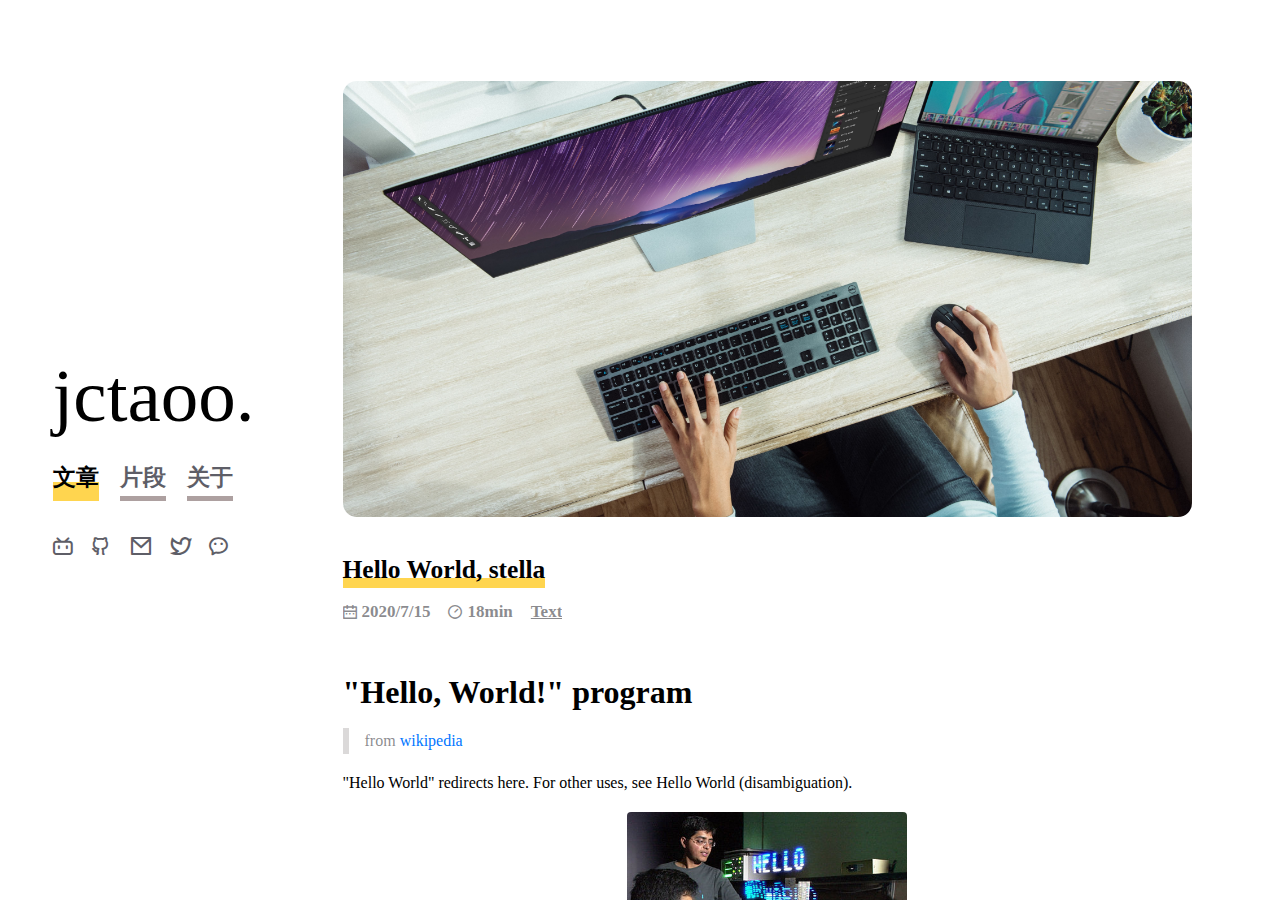
<file: passage/hello-world-stella/index.html>
<!DOCTYPE html><html lang="zh"><head><meta charSet="utf-8"/><meta http-equiv="x-ua-compatible" content="ie=edge"/><meta name="viewport" content="width=device-width, initial-scale=1, shrink-to-fit=no"/><style data-href="/styles.7c9aee46a339034c4795.css" id="gatsby-global-css">@font-face{font-family:code;src:url(/static/FiraCode-Regular-d60b1090972c3e6230c555347da880db.ttf)}@font-face{font-family:icomoon;src:url([data-uri]);src:url([data-uri]#iefix) format("embedded-opentype"),url([data-uri]) format("truetype"),url([data-uri]) format("woff"),url([data-uri]) format("svg");font-weight:400;font-style:normal;font-display:block}[class*=" icon-"],[class^=icon-]{font-family:icomoon!important;speak:never;font-style:normal;font-weight:400;font-variant:normal;text-transform:none;line-height:1;-webkit-font-smoothing:antialiased;-moz-osx-font-smoothing:grayscale}.icon-timer:before{content:"\E905"}.icon-calendar:before{content:"\E906"}.icon-bilibili:before{content:"\E900"}.icon-github:before{content:"\E901"}.icon-mail:before{content:"\E902"}.icon-twitter:before{content:"\E903"}.icon-wechat:before{content:"\E904"}.root{margin:0;font-family:PingFangSC-Regular;-webkit-font-smoothing:antialiased;-moz-osx-font-smoothing:grayscale;overflow:hidden}@media(prefers-color-scheme:dark){.root ::-webkit-scrollbar{background-color:rgba(142,142,147,.28)}.root ::-webkit-scrollbar-thumb{background-color:rgba(87,87,90,.6);border-radius:10px}}.root #gatsby-focus-wrapper{display:contents}html{font-size:14px;overflow-y:auto;height:100%;background-color:#fff}body,html{overflow-x:hidden;-webkit-tap-highlight-color:rgba(0,0,0,0);-webkit-overflow-scrolling:touch;overflow-scrolling:touch}body{font:1rem Helvetica Neue,Helvetica,PingFang SC,Hiragino Sans GB,Microsoft Yahei,Arial,sans-serif;position:relative;-webkit-font-smoothing:antialiased;-moz-osx-font-smoothing:grayscale;text-rendering:optimizeLegibility}body,button,dd,dl,figure,form,h1,h2,h3,h4,h5,h6,input,ol,p,td,textarea,th,ul{margin:0;padding:0}input,select,textarea{box-sizing:content-box}table{border-spacing:0}button,img,input,textarea{border:none;-webkit-appearance:none}input{text-align:inherit}textarea{resize:none}a,button,h1,h2,h3,h4,h5,h6,input,optgroup,option,select,textarea{font-family:inherit;font-size:inherit;font-weight:inherit;font-style:inherit;line-height:inherit;color:inherit;outline:none}ol,ul{list-style:none}button,input[type=button],input[type=submit]{cursor:pointer}input::-moz-focus-inner{padding:0;border:0}input[type=number]{-moz-appearance:textfield}input[type=number]::-webkit-inner-spin-button,input[type=number]::-webkit-outer-spin-button{margin:0;-webkit-appearance:none}.hljs{display:block;overflow-x:auto;padding:.5em;color:#abb2bf;background:#282c34}.hljs-comment,.hljs-quote{color:#5c6370;font-style:italic}.hljs-doctag,.hljs-formula,.hljs-keyword{color:#c678dd}.hljs-deletion,.hljs-name,.hljs-section,.hljs-selector-tag,.hljs-subst{color:#e06c75}.hljs-literal{color:#56b6c2}.hljs-addition,.hljs-attribute,.hljs-meta-string,.hljs-regexp,.hljs-string{color:#98c379}.hljs-built_in,.hljs-class .hljs-title{color:#e6c07b}.hljs-attr,.hljs-number,.hljs-selector-attr,.hljs-selector-class,.hljs-selector-pseudo,.hljs-template-variable,.hljs-type,.hljs-variable{color:#d19a66}.hljs-bullet,.hljs-link,.hljs-meta,.hljs-selector-id,.hljs-symbol,.hljs-title{color:#61aeee}.hljs-emphasis{font-style:italic}.hljs-strong{font-weight:700}.hljs-link{text-decoration:underline}#home-page{display:flex;flex-direction:row;width:100%;overflow:hidden}@media(prefers-color-scheme:dark){body #home-page{background-color:#1c1c1c}}@media(prefers-color-scheme:light){body #home-page{background-color:#fff}}[class*=ant-]::-ms-clear,[class*=ant-] input::-ms-clear,[class*=ant-] input::-ms-reveal,[class^=ant-]::-ms-clear,[class^=ant-] input::-ms-clear,[class^=ant-] input::-ms-reveal{display:none}[class*=ant-],[class*=ant-] *,[class*=ant-] :after,[class*=ant-] :before,[class^=ant-],[class^=ant-] *,[class^=ant-] :after,[class^=ant-] :before{box-sizing:border-box}body,html{width:100%;height:100%}input::-ms-clear,input::-ms-reveal{display:none}*,:after,:before{box-sizing:border-box}html{font-family:sans-serif;line-height:1.15;-webkit-text-size-adjust:100%;-ms-text-size-adjust:100%;-ms-overflow-style:scrollbar;-webkit-tap-highlight-color:rgba(0,0,0,0)}@-ms-viewport{width:device-width}body{margin:0;color:rgba(0,0,0,.85);font-size:14px;font-family:-apple-system,BlinkMacSystemFont,Segoe UI,Roboto,Helvetica Neue,Arial,Noto Sans,sans-serif,Apple Color Emoji,Segoe UI Emoji,Segoe UI Symbol,Noto Color Emoji;font-variant:tabular-nums;line-height:1.5715;background-color:#fff;font-feature-settings:"tnum"}[tabindex="-1"]:focus{outline:none!important}hr{box-sizing:content-box;height:0;overflow:visible}h1,h2,h3,h4,h5,h6{margin-top:0;margin-bottom:.5em;color:rgba(0,0,0,.85);font-weight:500}p{margin-top:0;margin-bottom:1em}abbr[data-original-title],abbr[title]{text-decoration:underline;-webkit-text-decoration:underline dotted;text-decoration:underline dotted;border-bottom:0;cursor:help}address{margin-bottom:1em;font-style:normal;line-height:inherit}input[type=number],input[type=password],input[type=text],textarea{-webkit-appearance:none}dl,ol,ul{margin-top:0;margin-bottom:1em}ol ol,ol ul,ul ol,ul ul{margin-bottom:0}dt{font-weight:500}dd{margin-bottom:.5em;margin-left:0}blockquote{margin:0 0 1em}dfn{font-style:italic}b,strong{font-weight:bolder}small{font-size:80%}sub,sup{position:relative;font-size:75%;line-height:0;vertical-align:baseline}sub{bottom:-.25em}sup{top:-.5em}a{color:#1890ff;text-decoration:none;background-color:transparent;outline:none;cursor:pointer;transition:color .3s;-webkit-text-decoration-skip:objects}a:hover{color:#40a9ff}a:active{color:#096dd9}a:active,a:focus,a:hover{text-decoration:none;outline:0}a[disabled]{color:rgba(0,0,0,.25);cursor:not-allowed;pointer-events:none}code,kbd,pre,samp{font-size:1em;font-family:SFMono-Regular,Consolas,Liberation Mono,Menlo,Courier,monospace}pre{margin-top:0;margin-bottom:1em;overflow:auto}figure{margin:0 0 1em}img{vertical-align:middle;border-style:none}svg:not(:root){overflow:hidden}[role=button],a,area,button,input:not([type=range]),label,select,summary,textarea{touch-action:manipulation}table{border-collapse:collapse}caption{padding-top:.75em;padding-bottom:.3em;color:rgba(0,0,0,.45);text-align:left;caption-side:bottom}th{text-align:inherit}button,input,optgroup,select,textarea{margin:0;color:inherit;font-size:inherit;font-family:inherit;line-height:inherit}button,input{overflow:visible}button,select{text-transform:none}[type=reset],[type=submit],button,html [type=button]{-webkit-appearance:button}[type=button]::-moz-focus-inner,[type=reset]::-moz-focus-inner,[type=submit]::-moz-focus-inner,button::-moz-focus-inner{padding:0;border-style:none}input[type=checkbox],input[type=radio]{box-sizing:border-box;padding:0}input[type=date],input[type=datetime-local],input[type=month],input[type=time]{-webkit-appearance:listbox}textarea{overflow:auto;resize:vertical}fieldset{min-width:0;margin:0;padding:0;border:0}legend{display:block;width:100%;max-width:100%;margin-bottom:.5em;padding:0;color:inherit;font-size:1.5em;line-height:inherit;white-space:normal}progress{vertical-align:baseline}[type=number]::-webkit-inner-spin-button,[type=number]::-webkit-outer-spin-button{height:auto}[type=search]{outline-offset:-2px;-webkit-appearance:none}[type=search]::-webkit-search-cancel-button,[type=search]::-webkit-search-decoration{-webkit-appearance:none}::-webkit-file-upload-button{font:inherit;-webkit-appearance:button}output{display:inline-block}summary{display:list-item}template{display:none}[hidden]{display:none!important}mark{padding:.2em;background-color:#feffe6}::selection{color:#fff;background:#1890ff}.clearfix:after,.clearfix:before{display:table;content:""}.clearfix:after{clear:both}.anticon{display:inline-block;color:inherit;font-style:normal;line-height:0;text-align:center;text-transform:none;vertical-align:-.125em;text-rendering:optimizeLegibility;-webkit-font-smoothing:antialiased;-moz-osx-font-smoothing:grayscale}.anticon>*{line-height:1}.anticon svg{display:inline-block}.anticon:before{display:none}.anticon .anticon-icon{display:block}.anticon[tabindex]{cursor:pointer}.anticon-spin,.anticon-spin:before{display:inline-block;animation:loadingCircle 1s linear infinite}.ant-fade-appear,.ant-fade-enter,.ant-fade-leave{animation-duration:.2s;animation-fill-mode:both;animation-play-state:paused}.ant-fade-appear.ant-fade-appear-active,.ant-fade-enter.ant-fade-enter-active{animation-name:antFadeIn;animation-play-state:running}.ant-fade-leave.ant-fade-leave-active{animation-name:antFadeOut;animation-play-state:running;pointer-events:none}.ant-fade-appear,.ant-fade-enter{opacity:0;animation-timing-function:linear}.ant-fade-leave{animation-timing-function:linear}@keyframes antFadeIn{0%{opacity:0}to{opacity:1}}@keyframes antFadeOut{0%{opacity:1}to{opacity:0}}.ant-move-up-appear,.ant-move-up-enter,.ant-move-up-leave{animation-duration:.2s;animation-fill-mode:both;animation-play-state:paused}.ant-move-up-appear.ant-move-up-appear-active,.ant-move-up-enter.ant-move-up-enter-active{animation-name:antMoveUpIn;animation-play-state:running}.ant-move-up-leave.ant-move-up-leave-active{animation-name:antMoveUpOut;animation-play-state:running;pointer-events:none}.ant-move-up-appear,.ant-move-up-enter{opacity:0;animation-timing-function:cubic-bezier(.08,.82,.17,1)}.ant-move-up-leave{animation-timing-function:cubic-bezier(.6,.04,.98,.34)}.ant-move-down-appear,.ant-move-down-enter,.ant-move-down-leave{animation-duration:.2s;animation-fill-mode:both;animation-play-state:paused}.ant-move-down-appear.ant-move-down-appear-active,.ant-move-down-enter.ant-move-down-enter-active{animation-name:antMoveDownIn;animation-play-state:running}.ant-move-down-leave.ant-move-down-leave-active{animation-name:antMoveDownOut;animation-play-state:running;pointer-events:none}.ant-move-down-appear,.ant-move-down-enter{opacity:0;animation-timing-function:cubic-bezier(.08,.82,.17,1)}.ant-move-down-leave{animation-timing-function:cubic-bezier(.6,.04,.98,.34)}.ant-move-left-appear,.ant-move-left-enter,.ant-move-left-leave{animation-duration:.2s;animation-fill-mode:both;animation-play-state:paused}.ant-move-left-appear.ant-move-left-appear-active,.ant-move-left-enter.ant-move-left-enter-active{animation-name:antMoveLeftIn;animation-play-state:running}.ant-move-left-leave.ant-move-left-leave-active{animation-name:antMoveLeftOut;animation-play-state:running;pointer-events:none}.ant-move-left-appear,.ant-move-left-enter{opacity:0;animation-timing-function:cubic-bezier(.08,.82,.17,1)}.ant-move-left-leave{animation-timing-function:cubic-bezier(.6,.04,.98,.34)}.ant-move-right-appear,.ant-move-right-enter,.ant-move-right-leave{animation-duration:.2s;animation-fill-mode:both;animation-play-state:paused}.ant-move-right-appear.ant-move-right-appear-active,.ant-move-right-enter.ant-move-right-enter-active{animation-name:antMoveRightIn;animation-play-state:running}.ant-move-right-leave.ant-move-right-leave-active{animation-name:antMoveRightOut;animation-play-state:running;pointer-events:none}.ant-move-right-appear,.ant-move-right-enter{opacity:0;animation-timing-function:cubic-bezier(.08,.82,.17,1)}.ant-move-right-leave{animation-timing-function:cubic-bezier(.6,.04,.98,.34)}@keyframes antMoveDownIn{0%{transform:translateY(100%);transform-origin:0 0;opacity:0}to{transform:translateY(0);transform-origin:0 0;opacity:1}}@keyframes antMoveDownOut{0%{transform:translateY(0);transform-origin:0 0;opacity:1}to{transform:translateY(100%);transform-origin:0 0;opacity:0}}@keyframes antMoveLeftIn{0%{transform:translateX(-100%);transform-origin:0 0;opacity:0}to{transform:translateX(0);transform-origin:0 0;opacity:1}}@keyframes antMoveLeftOut{0%{transform:translateX(0);transform-origin:0 0;opacity:1}to{transform:translateX(-100%);transform-origin:0 0;opacity:0}}@keyframes antMoveRightIn{0%{transform:translateX(100%);transform-origin:0 0;opacity:0}to{transform:translateX(0);transform-origin:0 0;opacity:1}}@keyframes antMoveRightOut{0%{transform:translateX(0);transform-origin:0 0;opacity:1}to{transform:translateX(100%);transform-origin:0 0;opacity:0}}@keyframes antMoveUpIn{0%{transform:translateY(-100%);transform-origin:0 0;opacity:0}to{transform:translateY(0);transform-origin:0 0;opacity:1}}@keyframes antMoveUpOut{0%{transform:translateY(0);transform-origin:0 0;opacity:1}to{transform:translateY(-100%);transform-origin:0 0;opacity:0}}@keyframes loadingCircle{to{transform:rotate(1turn)}}[ant-click-animating-without-extra-node=true],[ant-click-animating=true]{position:relative}html{--antd-wave-shadow-color:#1890ff;--scroll-bar:0}.ant-click-animating-node,[ant-click-animating-without-extra-node=true]:after{position:absolute;top:0;right:0;bottom:0;left:0;display:block;border-radius:inherit;box-shadow:0 0 0 0 #1890ff;box-shadow:0 0 0 0 var(--antd-wave-shadow-color);opacity:.2;animation:fadeEffect 2s cubic-bezier(.08,.82,.17,1),waveEffect .4s cubic-bezier(.08,.82,.17,1);animation-fill-mode:forwards;content:"";pointer-events:none}@keyframes waveEffect{to{box-shadow:0 0 0 #1890ff;box-shadow:0 0 0 6px var(--antd-wave-shadow-color)}}@keyframes fadeEffect{to{opacity:0}}.ant-slide-up-appear,.ant-slide-up-enter,.ant-slide-up-leave{animation-duration:.2s;animation-fill-mode:both;animation-play-state:paused}.ant-slide-up-appear.ant-slide-up-appear-active,.ant-slide-up-enter.ant-slide-up-enter-active{animation-name:antSlideUpIn;animation-play-state:running}.ant-slide-up-leave.ant-slide-up-leave-active{animation-name:antSlideUpOut;animation-play-state:running;pointer-events:none}.ant-slide-up-appear,.ant-slide-up-enter{opacity:0;animation-timing-function:cubic-bezier(.23,1,.32,1)}.ant-slide-up-leave{animation-timing-function:cubic-bezier(.755,.05,.855,.06)}.ant-slide-down-appear,.ant-slide-down-enter,.ant-slide-down-leave{animation-duration:.2s;animation-fill-mode:both;animation-play-state:paused}.ant-slide-down-appear.ant-slide-down-appear-active,.ant-slide-down-enter.ant-slide-down-enter-active{animation-name:antSlideDownIn;animation-play-state:running}.ant-slide-down-leave.ant-slide-down-leave-active{animation-name:antSlideDownOut;animation-play-state:running;pointer-events:none}.ant-slide-down-appear,.ant-slide-down-enter{opacity:0;animation-timing-function:cubic-bezier(.23,1,.32,1)}.ant-slide-down-leave{animation-timing-function:cubic-bezier(.755,.05,.855,.06)}.ant-slide-left-appear,.ant-slide-left-enter,.ant-slide-left-leave{animation-duration:.2s;animation-fill-mode:both;animation-play-state:paused}.ant-slide-left-appear.ant-slide-left-appear-active,.ant-slide-left-enter.ant-slide-left-enter-active{animation-name:antSlideLeftIn;animation-play-state:running}.ant-slide-left-leave.ant-slide-left-leave-active{animation-name:antSlideLeftOut;animation-play-state:running;pointer-events:none}.ant-slide-left-appear,.ant-slide-left-enter{opacity:0;animation-timing-function:cubic-bezier(.23,1,.32,1)}.ant-slide-left-leave{animation-timing-function:cubic-bezier(.755,.05,.855,.06)}.ant-slide-right-appear,.ant-slide-right-enter,.ant-slide-right-leave{animation-duration:.2s;animation-fill-mode:both;animation-play-state:paused}.ant-slide-right-appear.ant-slide-right-appear-active,.ant-slide-right-enter.ant-slide-right-enter-active{animation-name:antSlideRightIn;animation-play-state:running}.ant-slide-right-leave.ant-slide-right-leave-active{animation-name:antSlideRightOut;animation-play-state:running;pointer-events:none}.ant-slide-right-appear,.ant-slide-right-enter{opacity:0;animation-timing-function:cubic-bezier(.23,1,.32,1)}.ant-slide-right-leave{animation-timing-function:cubic-bezier(.755,.05,.855,.06)}@keyframes antSlideUpIn{0%{transform:scaleY(.8);transform-origin:0 0;opacity:0}to{transform:scaleY(1);transform-origin:0 0;opacity:1}}@keyframes antSlideUpOut{0%{transform:scaleY(1);transform-origin:0 0;opacity:1}to{transform:scaleY(.8);transform-origin:0 0;opacity:0}}@keyframes antSlideDownIn{0%{transform:scaleY(.8);transform-origin:100% 100%;opacity:0}to{transform:scaleY(1);transform-origin:100% 100%;opacity:1}}@keyframes antSlideDownOut{0%{transform:scaleY(1);transform-origin:100% 100%;opacity:1}to{transform:scaleY(.8);transform-origin:100% 100%;opacity:0}}@keyframes antSlideLeftIn{0%{transform:scaleX(.8);transform-origin:0 0;opacity:0}to{transform:scaleX(1);transform-origin:0 0;opacity:1}}@keyframes antSlideLeftOut{0%{transform:scaleX(1);transform-origin:0 0;opacity:1}to{transform:scaleX(.8);transform-origin:0 0;opacity:0}}@keyframes antSlideRightIn{0%{transform:scaleX(.8);transform-origin:100% 0;opacity:0}to{transform:scaleX(1);transform-origin:100% 0;opacity:1}}@keyframes antSlideRightOut{0%{transform:scaleX(1);transform-origin:100% 0;opacity:1}to{transform:scaleX(.8);transform-origin:100% 0;opacity:0}}.ant-zoom-appear,.ant-zoom-enter,.ant-zoom-leave{animation-duration:.2s;animation-fill-mode:both;animation-play-state:paused}.ant-zoom-appear.ant-zoom-appear-active,.ant-zoom-enter.ant-zoom-enter-active{animation-name:antZoomIn;animation-play-state:running}.ant-zoom-leave.ant-zoom-leave-active{animation-name:antZoomOut;animation-play-state:running;pointer-events:none}.ant-zoom-appear,.ant-zoom-enter{transform:scale(0);opacity:0;animation-timing-function:cubic-bezier(.08,.82,.17,1)}.ant-zoom-appear-prepare,.ant-zoom-enter-prepare{transform:none}.ant-zoom-leave{animation-timing-function:cubic-bezier(.78,.14,.15,.86)}.ant-zoom-big-appear,.ant-zoom-big-enter,.ant-zoom-big-leave{animation-duration:.2s;animation-fill-mode:both;animation-play-state:paused}.ant-zoom-big-appear.ant-zoom-big-appear-active,.ant-zoom-big-enter.ant-zoom-big-enter-active{animation-name:antZoomBigIn;animation-play-state:running}.ant-zoom-big-leave.ant-zoom-big-leave-active{animation-name:antZoomBigOut;animation-play-state:running;pointer-events:none}.ant-zoom-big-appear,.ant-zoom-big-enter{transform:scale(0);opacity:0;animation-timing-function:cubic-bezier(.08,.82,.17,1)}.ant-zoom-big-appear-prepare,.ant-zoom-big-enter-prepare{transform:none}.ant-zoom-big-leave{animation-timing-function:cubic-bezier(.78,.14,.15,.86)}.ant-zoom-big-fast-appear,.ant-zoom-big-fast-enter,.ant-zoom-big-fast-leave{animation-duration:.1s;animation-fill-mode:both;animation-play-state:paused}.ant-zoom-big-fast-appear.ant-zoom-big-fast-appear-active,.ant-zoom-big-fast-enter.ant-zoom-big-fast-enter-active{animation-name:antZoomBigIn;animation-play-state:running}.ant-zoom-big-fast-leave.ant-zoom-big-fast-leave-active{animation-name:antZoomBigOut;animation-play-state:running;pointer-events:none}.ant-zoom-big-fast-appear,.ant-zoom-big-fast-enter{transform:scale(0);opacity:0;animation-timing-function:cubic-bezier(.08,.82,.17,1)}.ant-zoom-big-fast-appear-prepare,.ant-zoom-big-fast-enter-prepare{transform:none}.ant-zoom-big-fast-leave{animation-timing-function:cubic-bezier(.78,.14,.15,.86)}.ant-zoom-up-appear,.ant-zoom-up-enter,.ant-zoom-up-leave{animation-duration:.2s;animation-fill-mode:both;animation-play-state:paused}.ant-zoom-up-appear.ant-zoom-up-appear-active,.ant-zoom-up-enter.ant-zoom-up-enter-active{animation-name:antZoomUpIn;animation-play-state:running}.ant-zoom-up-leave.ant-zoom-up-leave-active{animation-name:antZoomUpOut;animation-play-state:running;pointer-events:none}.ant-zoom-up-appear,.ant-zoom-up-enter{transform:scale(0);opacity:0;animation-timing-function:cubic-bezier(.08,.82,.17,1)}.ant-zoom-up-appear-prepare,.ant-zoom-up-enter-prepare{transform:none}.ant-zoom-up-leave{animation-timing-function:cubic-bezier(.78,.14,.15,.86)}.ant-zoom-down-appear,.ant-zoom-down-enter,.ant-zoom-down-leave{animation-duration:.2s;animation-fill-mode:both;animation-play-state:paused}.ant-zoom-down-appear.ant-zoom-down-appear-active,.ant-zoom-down-enter.ant-zoom-down-enter-active{animation-name:antZoomDownIn;animation-play-state:running}.ant-zoom-down-leave.ant-zoom-down-leave-active{animation-name:antZoomDownOut;animation-play-state:running;pointer-events:none}.ant-zoom-down-appear,.ant-zoom-down-enter{transform:scale(0);opacity:0;animation-timing-function:cubic-bezier(.08,.82,.17,1)}.ant-zoom-down-appear-prepare,.ant-zoom-down-enter-prepare{transform:none}.ant-zoom-down-leave{animation-timing-function:cubic-bezier(.78,.14,.15,.86)}.ant-zoom-left-appear,.ant-zoom-left-enter,.ant-zoom-left-leave{animation-duration:.2s;animation-fill-mode:both;animation-play-state:paused}.ant-zoom-left-appear.ant-zoom-left-appear-active,.ant-zoom-left-enter.ant-zoom-left-enter-active{animation-name:antZoomLeftIn;animation-play-state:running}.ant-zoom-left-leave.ant-zoom-left-leave-active{animation-name:antZoomLeftOut;animation-play-state:running;pointer-events:none}.ant-zoom-left-appear,.ant-zoom-left-enter{transform:scale(0);opacity:0;animation-timing-function:cubic-bezier(.08,.82,.17,1)}.ant-zoom-left-appear-prepare,.ant-zoom-left-enter-prepare{transform:none}.ant-zoom-left-leave{animation-timing-function:cubic-bezier(.78,.14,.15,.86)}.ant-zoom-right-appear,.ant-zoom-right-enter,.ant-zoom-right-leave{animation-duration:.2s;animation-fill-mode:both;animation-play-state:paused}.ant-zoom-right-appear.ant-zoom-right-appear-active,.ant-zoom-right-enter.ant-zoom-right-enter-active{animation-name:antZoomRightIn;animation-play-state:running}.ant-zoom-right-leave.ant-zoom-right-leave-active{animation-name:antZoomRightOut;animation-play-state:running;pointer-events:none}.ant-zoom-right-appear,.ant-zoom-right-enter{transform:scale(0);opacity:0;animation-timing-function:cubic-bezier(.08,.82,.17,1)}.ant-zoom-right-appear-prepare,.ant-zoom-right-enter-prepare{transform:none}.ant-zoom-right-leave{animation-timing-function:cubic-bezier(.78,.14,.15,.86)}@keyframes antZoomIn{0%{transform:scale(.2);opacity:0}to{transform:scale(1);opacity:1}}@keyframes antZoomOut{0%{transform:scale(1)}to{transform:scale(.2);opacity:0}}@keyframes antZoomBigIn{0%{transform:scale(.8);opacity:0}to{transform:scale(1);opacity:1}}@keyframes antZoomBigOut{0%{transform:scale(1)}to{transform:scale(.8);opacity:0}}@keyframes antZoomUpIn{0%{transform:scale(.8);transform-origin:50% 0;opacity:0}to{transform:scale(1);transform-origin:50% 0}}@keyframes antZoomUpOut{0%{transform:scale(1);transform-origin:50% 0}to{transform:scale(.8);transform-origin:50% 0;opacity:0}}@keyframes antZoomLeftIn{0%{transform:scale(.8);transform-origin:0 50%;opacity:0}to{transform:scale(1);transform-origin:0 50%}}@keyframes antZoomLeftOut{0%{transform:scale(1);transform-origin:0 50%}to{transform:scale(.8);transform-origin:0 50%;opacity:0}}@keyframes antZoomRightIn{0%{transform:scale(.8);transform-origin:100% 50%;opacity:0}to{transform:scale(1);transform-origin:100% 50%}}@keyframes antZoomRightOut{0%{transform:scale(1);transform-origin:100% 50%}to{transform:scale(.8);transform-origin:100% 50%;opacity:0}}@keyframes antZoomDownIn{0%{transform:scale(.8);transform-origin:50% 100%;opacity:0}to{transform:scale(1);transform-origin:50% 100%}}@keyframes antZoomDownOut{0%{transform:scale(1);transform-origin:50% 100%}to{transform:scale(.8);transform-origin:50% 100%;opacity:0}}.ant-motion-collapse-legacy{overflow:hidden}.ant-motion-collapse,.ant-motion-collapse-legacy-active{transition:height .2s cubic-bezier(.645,.045,.355,1),opacity .2s cubic-bezier(.645,.045,.355,1)!important}.ant-motion-collapse{overflow:hidden}.ant-popover{box-sizing:border-box;margin:0;padding:0;color:rgba(0,0,0,.85);font-size:14px;font-variant:tabular-nums;line-height:1.5715;list-style:none;font-feature-settings:"tnum";position:absolute;top:0;left:0;z-index:1030;font-weight:400;white-space:normal;text-align:left;cursor:auto;-webkit-user-select:text;-ms-user-select:text;user-select:text}.ant-popover:after{position:absolute;background:hsla(0,0%,100%,.01);content:""}.ant-popover-hidden{display:none}.ant-popover-placement-top,.ant-popover-placement-topLeft,.ant-popover-placement-topRight{padding-bottom:10px}.ant-popover-placement-right,.ant-popover-placement-rightBottom,.ant-popover-placement-rightTop{padding-left:10px}.ant-popover-placement-bottom,.ant-popover-placement-bottomLeft,.ant-popover-placement-bottomRight{padding-top:10px}.ant-popover-placement-left,.ant-popover-placement-leftBottom,.ant-popover-placement-leftTop{padding-right:10px}.ant-popover-inner{background-color:#fff;background-clip:padding-box;border-radius:2px;box-shadow:0 3px 6px -4px rgba(0,0,0,.12),0 6px 16px 0 rgba(0,0,0,.08),0 9px 28px 8px rgba(0,0,0,.05);box-shadow:0 0 8px rgba(0,0,0,.15)\9}@media (-ms-high-contrast:none),screen and (-ms-high-contrast:active){.ant-popover-inner{box-shadow:0 3px 6px -4px rgba(0,0,0,.12),0 6px 16px 0 rgba(0,0,0,.08),0 9px 28px 8px rgba(0,0,0,.05)}}.ant-popover-title{min-width:177px;min-height:32px;margin:0;padding:5px 16px 4px;color:rgba(0,0,0,.85);font-weight:500;border-bottom:1px solid #f0f0f0}.ant-popover-inner-content{padding:12px 16px;color:rgba(0,0,0,.85)}.ant-popover-message{position:relative;padding:4px 0 12px;color:rgba(0,0,0,.85);font-size:14px}.ant-popover-message>.anticon{position:absolute;top:8.0005px;color:#faad14;font-size:14px}.ant-popover-message-title{padding-left:22px}.ant-popover-buttons{margin-bottom:4px;text-align:right}.ant-popover-buttons button{margin-left:8px}.ant-popover-arrow{position:absolute;display:block;width:8.48528137px;height:8.48528137px;background:transparent;border-style:solid;border-width:4.24264069px;transform:rotate(45deg)}.ant-popover-placement-top>.ant-popover-content>.ant-popover-arrow,.ant-popover-placement-topLeft>.ant-popover-content>.ant-popover-arrow,.ant-popover-placement-topRight>.ant-popover-content>.ant-popover-arrow{bottom:6.2px;border-color:transparent #fff #fff transparent;box-shadow:3px 3px 7px rgba(0,0,0,.07)}.ant-popover-placement-top>.ant-popover-content>.ant-popover-arrow{left:50%;transform:translateX(-50%) rotate(45deg)}.ant-popover-placement-topLeft>.ant-popover-content>.ant-popover-arrow{left:16px}.ant-popover-placement-topRight>.ant-popover-content>.ant-popover-arrow{right:16px}.ant-popover-placement-right>.ant-popover-content>.ant-popover-arrow,.ant-popover-placement-rightBottom>.ant-popover-content>.ant-popover-arrow,.ant-popover-placement-rightTop>.ant-popover-content>.ant-popover-arrow{left:6px;border-color:transparent transparent #fff #fff;box-shadow:-3px 3px 7px rgba(0,0,0,.07)}.ant-popover-placement-right>.ant-popover-content>.ant-popover-arrow{top:50%;transform:translateY(-50%) rotate(45deg)}.ant-popover-placement-rightTop>.ant-popover-content>.ant-popover-arrow{top:12px}.ant-popover-placement-rightBottom>.ant-popover-content>.ant-popover-arrow{bottom:12px}.ant-popover-placement-bottom>.ant-popover-content>.ant-popover-arrow,.ant-popover-placement-bottomLeft>.ant-popover-content>.ant-popover-arrow,.ant-popover-placement-bottomRight>.ant-popover-content>.ant-popover-arrow{top:6px;border-color:#fff transparent transparent #fff;box-shadow:-2px -2px 5px rgba(0,0,0,.06)}.ant-popover-placement-bottom>.ant-popover-content>.ant-popover-arrow{left:50%;transform:translateX(-50%) rotate(45deg)}.ant-popover-placement-bottomLeft>.ant-popover-content>.ant-popover-arrow{left:16px}.ant-popover-placement-bottomRight>.ant-popover-content>.ant-popover-arrow{right:16px}.ant-popover-placement-left>.ant-popover-content>.ant-popover-arrow,.ant-popover-placement-leftBottom>.ant-popover-content>.ant-popover-arrow,.ant-popover-placement-leftTop>.ant-popover-content>.ant-popover-arrow{right:6px;border-color:#fff #fff transparent transparent;box-shadow:3px -3px 7px rgba(0,0,0,.07)}.ant-popover-placement-left>.ant-popover-content>.ant-popover-arrow{top:50%;transform:translateY(-50%) rotate(45deg)}.ant-popover-placement-leftTop>.ant-popover-content>.ant-popover-arrow{top:12px}.ant-popover-placement-leftBottom>.ant-popover-content>.ant-popover-arrow{bottom:12px}.ant-popover-rtl{direction:rtl;text-align:right}.ant-popover-rtl .ant-popover-message-title{padding-right:22px;padding-left:16px}.ant-popover-rtl .ant-popover-buttons{text-align:left}.ant-popover-rtl .ant-popover-buttons button{margin-right:8px;margin-left:0}.contact-list{display:flex;flex-direction:row;margin-top:0;margin-bottom:0}.contact-list .contact-list-item:first-child{margin-left:0!important}.contact-list .contact-list-item{margin-left:19.5px;width:19.5px;height:auto;font-size:18px;transition:.15s cubic-bezier(.63,0,.25,1);cursor:pointer;-webkit-user-select:none;-ms-user-select:none;user-select:none}@media(max-width:774px){.contact-list .contact-list-item{margin-left:26px}}@media(prefers-color-scheme:dark){body .contact-list .contact-list-item a{color:rgba(235,235,245,.6)}}@media(prefers-color-scheme:light){body .contact-list .contact-list-item a{color:#5e5e67}}@media(prefers-color-scheme:dark){body .contact-list .contact-list-item a:hover{color:#fff}}@media(prefers-color-scheme:light){body .contact-list .contact-list-item a:hover{color:#000}}#mobile-navigation-bar.hide{top:-101px}#mobile-navigation-bar{top:-101px;position:fixed;left:0;width:100vw;transition:.15s cubic-bezier(.63,0,.25,1);display:inline-flex;flex-direction:column;align-items:center;padding-top:10px;z-index:900;height:101px}@media(prefers-color-scheme:dark){body #mobile-navigation-bar{background-color:#1c1c1c}}@media(prefers-color-scheme:light){body #mobile-navigation-bar{background-color:#fff}}@media(max-width:774px){#mobile-navigation-bar{top:0}}#mobile-navigation-bar #mobile-navigation-bar-header{display:flex;flex-direction:row;width:100%;padding:4px 18px}#mobile-navigation-bar #mobile-navigation-bar-header #mobile-navigation-bar-title{display:flex;flex-direction:row;align-items:center}#mobile-navigation-bar #mobile-navigation-bar-header #mobile-navigation-bar-title #mobile-navigation-bar-title-home-label{cursor:pointer;-webkit-user-select:none;-ms-user-select:none;user-select:none}#mobile-navigation-bar #mobile-navigation-bar-header #mobile-navigation-bar-title #mobile-navigation-bar-title-home-label h1{font-size:28px;font-family:PingFangSC-Regular;font-weight:400;line-height:34px;margin-bottom:0}@media(prefers-color-scheme:dark){body #mobile-navigation-bar #mobile-navigation-bar-header #mobile-navigation-bar-title #mobile-navigation-bar-title-home-label h1{color:#fff}}@media(prefers-color-scheme:light){body #mobile-navigation-bar #mobile-navigation-bar-header #mobile-navigation-bar-title #mobile-navigation-bar-title-home-label h1{color:#000}}#mobile-navigation-bar #mobile-navigation-bar-header #mobile-navigation-bar-title .mobile-navigation-bar-title-route-label{height:34px}#mobile-navigation-bar #mobile-navigation-bar-header #mobile-navigation-bar-title .mobile-navigation-bar-title-divider{display:block;width:2px;height:24px;transform:rotate(30deg);margin-left:8px;margin-right:12px}@media(prefers-color-scheme:dark){body #mobile-navigation-bar #mobile-navigation-bar-header #mobile-navigation-bar-title .mobile-navigation-bar-title-divider{background-color:#fff}}@media(prefers-color-scheme:light){body #mobile-navigation-bar #mobile-navigation-bar-header #mobile-navigation-bar-title .mobile-navigation-bar-title-divider{background-color:#000}}#mobile-navigation-bar .mobile-navigation-bar-media-info{display:inline-flex;margin-top:10px;margin-bottom:10px}#mobile-navigation-bar .mobile-navigation-bar-bottom-divider{height:1px;width:100%}@media(prefers-color-scheme:dark){body #mobile-navigation-bar .mobile-navigation-bar-bottom-divider{background-color:rgba(142,142,147,.28)}}@media(prefers-color-scheme:light){body #mobile-navigation-bar .mobile-navigation-bar-bottom-divider{background-color:#dbd9d9}}.route-label-title{display:inline-flex;flex-direction:column;cursor:pointer}.route-label-title .route-label-title-label{-webkit-user-select:none;-ms-user-select:none;user-select:none;display:inline;z-index:10;font-size:28px;font-family:PingFangSC-Regular;font-weight:400;line-height:34px;margin-bottom:0}@media(prefers-color-scheme:dark){body .route-label-title .route-label-title-label{color:#fff}}@media(prefers-color-scheme:light){body .route-label-title .route-label-title-label{color:#000}}.route-label-title .route-label-title-indicator-container{margin-top:-13px;height:12.75px;transform:translateY(-10px)}.route-label-title .route-label-title-indicator-container .route-label-title-indicator{display:inline-block;width:100%;height:100%;transition:.15s cubic-bezier(.63,0,.25,1)}@media(prefers-color-scheme:dark){body .route-label-title .route-label-title-indicator-container .route-label-title-indicator{background-color:#3f51b5}}@media(prefers-color-scheme:light){body .route-label-title .route-label-title-indicator-container .route-label-title-indicator{background-color:#ffd54f}}#navigation-bar.navigation-bar-shrink{position:relative}#navigation-bar.navigation-bar-shrink #navigation-bar-content{padding-left:52.5px!important;padding-right:0!important}@media(max-width:774px){#navigation-bar.navigation-bar-shrink{display:none}}#navigation-bar{display:inline-flex;flex-direction:column;justify-content:center;height:100vh}@media(max-width:774px){#navigation-bar{justify-content:flex-start}}#navigation-bar #navigation-bar-content{display:flex;flex-direction:column;align-items:flex-start;padding-left:237.5px;padding-right:237.5px;transition:.15s cubic-bezier(.63,0,.25,1)}@media(max-width:774px){#navigation-bar #navigation-bar-content{margin-top:160px;padding-left:35px!important}#navigation-bar #navigation-bar-content .navigation-bar-media-info{bottom:50px;position:absolute;margin:0 auto;left:50%;transform:translateX(-50%)}}#navigation-bar #navigation-bar-content>ul{padding-left:0}#navigation-bar #navigation-bar-content #blog-name-label{font-size:75px;letter-spacing:0;text-align:center;-webkit-user-select:none;-ms-user-select:none;user-select:none;margin-bottom:0;cursor:pointer}@media(prefers-color-scheme:dark){body #navigation-bar #navigation-bar-content #blog-name-label{color:#fff}}@media(prefers-color-scheme:light){body #navigation-bar #navigation-bar-content #blog-name-label{color:#000}}#navigation-bar #navigation-bar-content #links-list{margin-left:-21px;margin-top:5.25px;margin-bottom:0;display:flex;flex-direction:row;justify-content:flex-start}@media(max-width:774px){#navigation-bar #navigation-bar-content #links-list{flex-direction:column!important;justify-content:flex-start;align-items:flex-start}}#navigation-bar #navigation-bar-content .navigation-bar-media-info{margin-top:19.5px}#links-list-passage-list .links-list-item:first-child,#links-list .links-list-item:first-child{margin-top:0!important}#links-list-passage-list .links-list-item,#links-list .links-list-item{margin-left:21px;display:flex;flex-direction:column;cursor:pointer}@media(max-width:774px){#links-list-passage-list .links-list-item,#links-list .links-list-item{margin-top:26px}}#links-list-passage-list .links-list-item:hover .links-list-item-label,#links-list .links-list-item:hover .links-list-item-label{z-index:10}@media(prefers-color-scheme:dark){body #links-list-passage-list .links-list-item:hover .links-list-item-label,body #links-list .links-list-item:hover .links-list-item-label{color:#fff}}@media(prefers-color-scheme:light){body #links-list-passage-list .links-list-item:hover .links-list-item-label,body #links-list .links-list-item:hover .links-list-item-label{color:#000}}#links-list-passage-list .links-list-item:hover .links-list-item-indicator-container .links-list-item-indicator,#links-list .links-list-item:hover .links-list-item-indicator-container .links-list-item-indicator{height:19.5px;transform:translateY(-14px)}#links-list-passage-list .links-list-item .links-list-item-label,#links-list .links-list-item .links-list-item-label{font-size:22.5px;font-weight:700;-webkit-user-select:none;-ms-user-select:none;user-select:none;transition:.15s cubic-bezier(.63,0,.25,1)}@media(prefers-color-scheme:dark){body #links-list-passage-list .links-list-item .links-list-item-label,body #links-list .links-list-item .links-list-item-label{color:rgba(235,235,245,.6)}}@media(prefers-color-scheme:light){body #links-list-passage-list .links-list-item .links-list-item-label,body #links-list .links-list-item .links-list-item-label{color:#5e5e67}}#links-list-passage-list .links-list-item .links-list-item-indicator-container,#links-list .links-list-item .links-list-item-indicator-container{height:5.25px}@media(max-width:774px){#links-list-passage-list .links-list-item .links-list-item-indicator-container,#links-list .links-list-item .links-list-item-indicator-container{height:3px}}#links-list-passage-list .links-list-item .links-list-item-indicator-container .links-list-item-indicator,#links-list .links-list-item .links-list-item-indicator-container .links-list-item-indicator{display:block;width:100%;height:100%;transition:.15s cubic-bezier(.63,0,.25,1)}@media(prefers-color-scheme:dark){body #links-list-passage-list .links-list-item .links-list-item-indicator-container .links-list-item-indicator,body #links-list .links-list-item .links-list-item-indicator-container .links-list-item-indicator{background-color:#646464}}@media(prefers-color-scheme:light){body #links-list-passage-list .links-list-item .links-list-item-indicator-container .links-list-item-indicator,body #links-list .links-list-item .links-list-item-indicator-container .links-list-item-indicator{background-color:#ada0a0}}#links-list-passage-list .links-list-item-selected .links-list-item-label,#links-list .links-list-item-selected .links-list-item-label{z-index:10}@media(prefers-color-scheme:dark){body #links-list-passage-list .links-list-item-selected .links-list-item-label,body #links-list .links-list-item-selected .links-list-item-label{color:#fff}}@media(prefers-color-scheme:light){body #links-list-passage-list .links-list-item-selected .links-list-item-label,body #links-list .links-list-item-selected .links-list-item-label{color:#000}}#links-list-passage-list .links-list-item-selected .links-list-item-indicator-container .links-list-item-indicator,#links-list .links-list-item-selected .links-list-item-indicator-container .links-list-item-indicator{height:19.5px;transform:translateY(-14px)}@media(prefers-color-scheme:dark){body #links-list-passage-list .links-list-item-selected .links-list-item-indicator-container .links-list-item-indicator,body #links-list .links-list-item-selected .links-list-item-indicator-container .links-list-item-indicator{background-color:#3f51b5}}@media(prefers-color-scheme:light){body #links-list-passage-list .links-list-item-selected .links-list-item-indicator-container .links-list-item-indicator,body #links-list .links-list-item-selected .links-list-item-indicator-container .links-list-item-indicator{background-color:#ffd54f}}#global-information{position:absolute;left:0;bottom:0;width:100%;background-color:#faebd7;z-index:999;padding-top:10px;padding-bottom:10px;display:flex;flex-direction:row;justify-content:center;align-items:center}#global-information h1{margin:0;padding:0;font:PingFangSC-Regular}.ant-progress{box-sizing:border-box;margin:0;padding:0;color:rgba(0,0,0,.85);font-size:14px;font-variant:tabular-nums;line-height:1.5715;list-style:none;font-feature-settings:"tnum";display:inline-block}.ant-progress-line{position:relative;width:100%;font-size:14px}.ant-progress-steps{display:inline-block}.ant-progress-steps-outer{display:flex;flex-direction:row;align-items:center}.ant-progress-steps-item{flex-shrink:0;min-width:2px;margin-right:2px;background:#f3f3f3;transition:all .3s}.ant-progress-steps-item-active{background:#1890ff}.ant-progress-small.ant-progress-line,.ant-progress-small.ant-progress-line .ant-progress-text .anticon{font-size:12px}.ant-progress-outer{display:inline-block;width:100%;margin-right:0;padding-right:0}.ant-progress-show-info .ant-progress-outer{margin-right:calc(-2em - 8px);padding-right:calc(2em + 8px)}.ant-progress-inner{position:relative;display:inline-block;width:100%;overflow:hidden;vertical-align:middle;background-color:#f5f5f5;border-radius:100px}.ant-progress-circle-trail{stroke:#f5f5f5}.ant-progress-circle-path{animation:ant-progress-appear .3s}.ant-progress-inner:not(.ant-progress-circle-gradient) .ant-progress-circle-path{stroke:#1890ff}.ant-progress-bg,.ant-progress-success-bg{position:relative;background-color:#1890ff;border-radius:100px;transition:all .4s cubic-bezier(.08,.82,.17,1) 0s}.ant-progress-success-bg{position:absolute;top:0;left:0;background-color:#52c41a}.ant-progress-text{display:inline-block;width:2em;margin-left:8px;color:rgba(0,0,0,.85);font-size:1em;line-height:1;white-space:nowrap;text-align:left;vertical-align:middle;word-break:normal}.ant-progress-text .anticon{font-size:14px}.ant-progress-status-active .ant-progress-bg:before{position:absolute;top:0;right:0;bottom:0;left:0;background:#fff;border-radius:10px;opacity:0;animation:ant-progress-active 2.4s cubic-bezier(.23,1,.32,1) infinite;content:""}.ant-progress-status-exception .ant-progress-bg{background-color:#ff4d4f}.ant-progress-status-exception .ant-progress-text{color:#ff4d4f}.ant-progress-status-exception .ant-progress-inner:not(.ant-progress-circle-gradient) .ant-progress-circle-path{stroke:#ff4d4f}.ant-progress-status-success .ant-progress-bg{background-color:#52c41a}.ant-progress-status-success .ant-progress-text{color:#52c41a}.ant-progress-status-success .ant-progress-inner:not(.ant-progress-circle-gradient) .ant-progress-circle-path{stroke:#52c41a}.ant-progress-circle .ant-progress-inner{position:relative;line-height:1;background-color:transparent}.ant-progress-circle .ant-progress-text{position:absolute;top:50%;left:50%;width:100%;margin:0;padding:0;color:rgba(0,0,0,.85);font-size:1em;line-height:1;white-space:normal;text-align:center;transform:translate(-50%,-50%)}.ant-progress-circle .ant-progress-text .anticon{font-size:1.16666667em}.ant-progress-circle.ant-progress-status-exception .ant-progress-text{color:#ff4d4f}.ant-progress-circle.ant-progress-status-success .ant-progress-text{color:#52c41a}@keyframes ant-progress-active{0%{width:0;opacity:.1}20%{width:0;opacity:.5}to{width:100%;opacity:0}}.ant-progress-rtl{direction:rtl}.ant-progress-rtl.ant-progress-show-info .ant-progress-outer{margin-right:0;margin-left:calc(-2em - 8px);padding-right:0;padding-left:calc(2em + 8px)}.ant-progress-rtl .ant-progress-success-bg{right:0;left:auto}.ant-progress-rtl.ant-progress-line .ant-progress-text,.ant-progress-rtl.ant-progress-steps .ant-progress-text{margin-right:8px;margin-left:0;text-align:right}#top-progress-bar{z-index:999;position:fixed;width:100vw;transition:.15s cubic-bezier(.63,0,.25,1);top:-10px}.top-progress-bar-hide{opacity:0}@media(prefers-color-scheme:dark){body #top-progress-bar>div>div>div>div{background-color:#3f51b5}}@media(prefers-color-scheme:light){body #top-progress-bar>div>div>div>div{background-color:#ffd54f}}@media(max-width:774px){#not-found-page{padding-top:101px}}#not-found-page::-webkit-scrollbar{display:none}#not-found-page #not-found-page-content{height:100%;padding-left:78px}#not-found-page #not-found-page-content #not-found-page-explanation{display:inline-flex;flex-direction:column;align-items:flex-start;justify-content:center;height:100%}#not-found-page #not-found-page-content #not-found-page-explanation h1{font-family:PingFangSC-Regular;font-size:21px;font-weight:700;margin:0}@media(prefers-color-scheme:dark){body #not-found-page #not-found-page-content #not-found-page-explanation h1{color:#fff}}@media(prefers-color-scheme:light){body #not-found-page #not-found-page-content #not-found-page-explanation h1{color:#000}}#not-found-page #not-found-page-content #not-found-page-explanation p{font-family:PingFangSC-Regular;font-size:16.5px;font-weight:400;margin:0}@media(prefers-color-scheme:dark){body #not-found-page #not-found-page-content #not-found-page-explanation p{color:rgba(235,235,245,.6)}}@media(prefers-color-scheme:light){body #not-found-page #not-found-page-content #not-found-page-explanation p{color:rgba(60,60,67,.6)}}#not-found-page #not-found-page-background{position:fixed;bottom:-170px;right:-30px}#not-found-page #not-found-page-background #not-found-page-background-label-text{font-size:375px;line-height:525px;margin:0;font-family:PingFangSC-Regular;font-weight:700}@media(prefers-color-scheme:dark){body #not-found-page #not-found-page-background #not-found-page-background-label-text{color:rgba(97,97,97,.24)}}@media(prefers-color-scheme:light){body #not-found-page #not-found-page-background #not-found-page-background-label-text{color:rgba(97,97,97,.04)}}#about-page{display:flex;flex-direction:row;justify-content:center;padding-left:88px;padding-right:88px;padding-top:81px}#passage-list-page{padding-left:65px;padding-right:65px;padding-top:102px}@media(max-width:774px){#passage-list-page{padding-left:13px;padding-right:13px}}#passage-list-page .passage-list-container .passage-list{display:grid;grid-template-columns:repeat(auto-fill,minmax(0,466px));justify-content:center}#snippet-page{padding-left:65px;padding-right:65px;padding-top:102px}@media(max-width:774px){#snippet-page{padding-left:13px;padding-right:13px}}#snippet-page .snippet-list-container .snippet-list-header-container{display:flex;flex-direction:row;justify-content:center}#snippet-page .snippet-list-container .snippet-list{display:flex;flex-direction:column;align-items:center;padding-left:22px;padding-right:22px}#snippet-page .snippet-list-container .snippet-list .snippet-item{margin-top:22px;width:100%}#snippet-page .snippet-list-container .snippet-list .snippet-item:first-child{margin-top:0}#passage-page{display:flex;flex-direction:row;justify-content:center;padding-left:88px;padding-right:88px;padding-top:81px}.passage-item-title{display:inline-flex;flex-direction:column;cursor:pointer}@media(prefers-color-scheme:dark){body .passage-item-title:hover .passage-item-title-label{color:#fff}}@media(prefers-color-scheme:light){body .passage-item-title:hover .passage-item-title-label{color:#000}}.passage-item-title:hover .passage-item-title-indicator-container .passage-item-title-indicator{height:19.5px;transform:translateY(-4.875px)}.passage-item-title .passage-item-title-label{-webkit-user-select:none;-ms-user-select:none;user-select:none;display:inline;margin-bottom:0;font-weight:700;font-family:PingFangSC-Regular;font-size:25.5px;line-height:30.75px;z-index:10}@media(prefers-color-scheme:dark){body .passage-item-title .passage-item-title-label{color:#fff}}@media(prefers-color-scheme:light){body .passage-item-title .passage-item-title-label{color:#000}}.passage-item-title .passage-item-title-indicator-container{height:9.75px;margin-top:-13px}.passage-item-title .passage-item-title-indicator-container .passage-item-title-indicator{display:inline-block;width:100%;height:100%;transition:.15s cubic-bezier(.63,0,.25,1)}@media(prefers-color-scheme:dark){body .passage-item-title .passage-item-title-indicator-container .passage-item-title-indicator{background-color:#3f51b5}}@media(prefers-color-scheme:light){body .passage-item-title .passage-item-title-indicator-container .passage-item-title-indicator{background-color:#ffd54f}}.passage-about{margin-top:16px;display:flex;flex-direction:row;width:100%;overflow-x:scroll;overflow-y:hidden}.passage-about::-webkit-scrollbar{display:none}.passage-about .passage-about-information{display:flex;flex-direction:row}.passage-about .passage-about-information .passage-information{display:flex;flex-direction:row;justify-content:center;align-items:center;margin-left:18px}.passage-about .passage-about-information .passage-information:first-child{margin-left:0!important}@media(prefers-color-scheme:dark){body .passage-about .passage-about-information .passage-information .passage-information-icon{color:rgba(235,235,245,.6)}}@media(prefers-color-scheme:light){body .passage-about .passage-about-information .passage-information .passage-information-icon{color:rgba(60,60,67,.6)}}.passage-about .passage-about-information .passage-information .passage-information-value{margin-left:5px;font-family:PingFangSC-Regular;font-weight:700;font-size:17px;line-height:22px;margin-bottom:0;cursor:pointer}@media(prefers-color-scheme:dark){body .passage-about .passage-about-information .passage-information .passage-information-value{color:rgba(235,235,245,.6)}}@media(prefers-color-scheme:light){body .passage-about .passage-about-information .passage-information .passage-information-value{color:rgba(60,60,67,.6)}}.passage-about .passage-about-tags{display:flex;flex-direction:row;margin-left:18px}.passage-about .passage-about-tags .passage-tag{cursor:pointer;font-family:PingFangSC-Regular;font-weight:700;font-size:17px;line-height:22px;margin-bottom:0;margin-left:18px}.passage-about .passage-about-tags .passage-tag:first-child{margin-left:0!important}@media(prefers-color-scheme:dark){body .passage-about .passage-about-tags .passage-tag{-webkit-text-decoration:underline rgba(235,235,245,.6) solid;text-decoration:underline rgba(235,235,245,.6) solid}}@media(prefers-color-scheme:light){body .passage-about .passage-about-tags .passage-tag{-webkit-text-decoration:underline rgba(60,60,67,.6) solid;text-decoration:underline rgba(60,60,67,.6) solid}}@media(prefers-color-scheme:dark){body .passage-about .passage-about-tags .passage-tag{color:rgba(235,235,245,.6)}}@media(prefers-color-scheme:light){body .passage-about .passage-about-tags .passage-tag{color:rgba(60,60,67,.6)}}.passage-container{max-width:995px;width:100%}.passage-container .passage-top-image{width:100%;height:436px;-o-object-fit:cover;object-fit:cover;border-radius:14px;margin-bottom:38px;cursor:pointer;transition:.15s cubic-bezier(.63,0,.25,1);-webkit-user-select:none;-ms-user-select:none;user-select:none}.passage-container .passage-top-image:hover{transform:scale(1.02)}.passage-container .passage-title-container{display:flex;flex-direction:row}.passage-container .passage-title-container .passage-circle-image{width:98.25px;height:98.25px;border-radius:50%;-o-object-fit:cover;object-fit:cover;margin-right:25px;-webkit-user-select:none;-ms-user-select:none;user-select:none;cursor:pointer}@media(prefers-color-scheme:dark){body .passage-container .partial h1,body .passage-container .partial h2,body .passage-container .partial h3,body .passage-container .partial h4,body .passage-container .partial h5,body .passage-container .partial h6,body .passage-container .partial li,body .passage-container .partial p{color:rgba(235,235,245,.6)}}@media(prefers-color-scheme:light){body .passage-container .partial h1,body .passage-container .partial h2,body .passage-container .partial h3,body .passage-container .partial h4,body .passage-container .partial h5,body .passage-container .partial h6,body .passage-container .partial li,body .passage-container .partial p{color:rgba(60,60,67,.6)}}.passage-container .partial p{font-size:20px!important;margin-bottom:10px!important}.passage-container .passage-content-container{margin-top:49px;width:100%}.passage-container .passage-content-container h1,.passage-container .passage-content-container h2,.passage-container .passage-content-container h3,.passage-container .passage-content-container h4,.passage-container .passage-content-container h5,.passage-container .passage-content-container h6{font-family:PingFangSC-Regular;margin-bottom:16px;margin-top:35px}@media(prefers-color-scheme:dark){body .passage-container .passage-content-container h1,body .passage-container .passage-content-container h2,body .passage-container .passage-content-container h3,body .passage-container .passage-content-container h4,body .passage-container .passage-content-container h5,body .passage-container .passage-content-container h6{color:#fff}}@media(prefers-color-scheme:light){body .passage-container .passage-content-container h1,body .passage-container .passage-content-container h2,body .passage-container .passage-content-container h3,body .passage-container .passage-content-container h4,body .passage-container .passage-content-container h5,body .passage-container .passage-content-container h6{color:#000}}.passage-container .passage-content-container h1{font-size:32px;font-weight:600;line-height:40px}.passage-container .passage-content-container h2{font-size:24px;font-weight:600;line-height:30px}.passage-container .passage-content-container h3{font-size:21px;font-weight:600;line-height:24px}.passage-container .passage-content-container h4{font-size:17px;font-weight:600;line-height:19px}.passage-container .passage-content-container h5{font-size:14px;font-weight:600;line-height:17.5px}.passage-container .passage-content-container h6{font-size:13px;font-weight:600;line-height:14px}.passage-container .passage-content-container blockquote{margin-bottom:16px;padding-left:16px;padding-right:16px}@media(prefers-color-scheme:dark){body .passage-container .passage-content-container blockquote{border-left:6px solid rgba(142,142,147,.28)}}@media(prefers-color-scheme:light){body .passage-container .passage-content-container blockquote{border-left:6px solid #dbd9d9}}@media(prefers-color-scheme:dark){body .passage-container .passage-content-container blockquote p{color:rgba(235,235,245,.6)}}@media(prefers-color-scheme:light){body .passage-container .passage-content-container blockquote p{color:rgba(60,60,67,.6)}}.passage-container .passage-content-container blockquote blockquote{margin-left:16px}.passage-container .passage-content-container p{font-family:PingFangSC-Regular;font-weight:400;font-size:16px;margin-bottom:16px;line-height:26px}@media(prefers-color-scheme:dark){body .passage-container .passage-content-container p{color:#fff}}@media(prefers-color-scheme:light){body .passage-container .passage-content-container p{color:#000}}.passage-container .passage-content-container p>*{display:inline-block}.passage-container .passage-content-container li.task-list-item:before{display:none;margin-left:0}.passage-container .passage-content-container li.task-list-item input[type=checkbox]{-webkit-appearance:checkbox;margin-right:3px}.passage-container .passage-content-container li{font-family:PingFangSC-Regular;font-weight:400;font-size:16px;line-height:26px;margin-top:5px}@media(prefers-color-scheme:dark){body .passage-container .passage-content-container li{color:#fff}}@media(prefers-color-scheme:light){body .passage-container .passage-content-container li{color:#000}}.passage-container .passage-content-container a{font-family:PingFangSC-Regular;font-weight:400;font-size:16px;line-height:26px}@media(prefers-color-scheme:dark){body .passage-container .passage-content-container a{color:#71b4fd}}@media(prefers-color-scheme:light){body .passage-container .passage-content-container a{color:#0076ff}}.passage-container .passage-content-container a:hover{text-decoration:underline}.passage-container .passage-content-container ol>li:first-child,.passage-container .passage-content-container ul>li:first-child{margin-top:0}.passage-container .passage-content-container pre{padding:0 16px;border-radius:4px;font-size:16px;font-family:code;position:relative;overflow:hidden}.passage-container .passage-content-container pre .colored-block{padding:18px 0;width:100%;height:100%;position:absolute;top:0;left:0;display:flex;flex-direction:column}.passage-container .passage-content-container pre .colored-block .colored-block-item{flex:1 1}.passage-container .passage-content-container pre .colored-block .colored-block-item.colored-block-item-colored-add{background-color:rgba(117,238,65,.16)}.passage-container .passage-content-container pre .colored-block .colored-block-item.colored-block-item-colored-delete{background-color:rgba(255,74,74,.2)}.passage-container .passage-content-container pre .code-container{display:flex;flex-direction:row;justify-content:flex-end}.passage-container .passage-content-container pre .code-container .code-lines-block{padding:18px 0;display:inline-flex;flex-direction:column;width:40px}.passage-container .passage-content-container pre .code-container .code-lines-block .code-lines-block-item{font-size:16px;font-family:code;font-style:normal;-webkit-user-select:none;-ms-user-select:none;user-select:none}.passage-container .passage-content-container pre .code-container>code{padding:18px 0;flex:1 1;z-index:10;overflow:scroll}.passage-container .passage-content-container pre .code-container>code::-webkit-scrollbar{display:none}.passage-container .passage-content-container>:not(pre)>code{padding:4px 8px;font-family:code;line-height:20px;border-radius:6px}@media(prefers-color-scheme:dark){body .passage-container .passage-content-container>:not(pre)>code{background-color:rgba(142,142,147,.28)}}@media(prefers-color-scheme:light){body .passage-container .passage-content-container>:not(pre)>code{background-color:#ece9e9}}.passage-container .passage-content-container img{max-height:250px;width:auto;border-radius:4px;cursor:pointer;transition:.15s cubic-bezier(.63,0,.25,1);margin-left:auto;margin-right:auto;display:block}.passage-container .passage-content-container img:hover{transform:scale(1.02)}.passage-container .passage-content-container ol ol,.passage-container .passage-content-container ul ul{padding-left:16px}.passage-container .passage-content-container ul li:before{content:"\1F95E";display:inline-flex;color:transparent;height:10px;width:10px;border-radius:3.5px;justify-content:center;align-items:center;margin-right:10px}@media(prefers-color-scheme:dark){body .passage-container .passage-content-container ul li:before{background-color:#3f51b5}}@media(prefers-color-scheme:light){body .passage-container .passage-content-container ul li:before{background-color:#ffd54f}}@media(prefers-color-scheme:dark){body .passage-container .passage-content-container ul li:before{border:1.4px solid #fff}}@media(prefers-color-scheme:light){body .passage-container .passage-content-container ul li:before{border:1.4px solid #000}}.passage-container .passage-content-container>ol{margin-left:15px}.passage-container .passage-content-container ol li{list-style-type:decimal}.passage-container .passage-content-container ol li li{list-style-type:lower-alpha}.passage-container .passage-content-container ol li li li{list-style-type:lower-roman}.passage-container .passage-content-container hr{height:5px;border:none;border-radius:2.5px}@media(prefers-color-scheme:dark){body .passage-container .passage-content-container hr{background-color:rgba(142,142,147,.28)}}@media(prefers-color-scheme:light){body .passage-container .passage-content-container hr{background-color:#dbd9d9}}.passage-container .passage-content-container table{border-collapse:collapse;text-align:center;font-family:PingFangSC-Regular;font-weight:400;font-size:16px;line-height:26px;margin-top:30px;margin-bottom:30px}@media(prefers-color-scheme:dark){body .passage-container .passage-content-container table{border:1px solid rgba(142,142,147,.28)}}@media(prefers-color-scheme:light){body .passage-container .passage-content-container table{border:1px solid #dbd9d9}}@media(prefers-color-scheme:dark){body .passage-container .passage-content-container table{color:#fff}}@media(prefers-color-scheme:light){body .passage-container .passage-content-container table{color:#000}}.passage-container .passage-content-container table th{font-weight:600;padding:8px 32px}@media(prefers-color-scheme:dark){body .passage-container .passage-content-container table th{border:1px solid rgba(142,142,147,.28)}}@media(prefers-color-scheme:light){body .passage-container .passage-content-container table th{border:1px solid #dbd9d9}}.passage-container .passage-content-container table td{padding:8px 32px}@media(prefers-color-scheme:dark){body .passage-container .passage-content-container table td{border:1px solid rgba(142,142,147,.28)}}@media(prefers-color-scheme:light){body .passage-container .passage-content-container table td{border:1px solid #dbd9d9}}@media(prefers-color-scheme:dark){body .passage-container .passage-content-container table tr.body-odd-row{background-color:rgba(142,142,147,.28)}}@media(prefers-color-scheme:light){body .passage-container .passage-content-container table tr.body-odd-row{background-color:#f8f5f5}}.passage-container .passage-content-container span.latex{font-size:24px;display:block;text-align:center;margin-bottom:16px;margin-top:35px}@media(prefers-color-scheme:dark){body .passage-container .passage-content-container span.latex{color:#fff}}@media(prefers-color-scheme:light){body .passage-container .passage-content-container span.latex{color:#000}}.passage-container .passage-comment-container{margin-top:70px}.base-page{flex:1 1;position:relative;height:100vh;overflow-y:scroll;overflow-x:hidden}@media(max-width:1024px){.base-page{padding-left:26px!important;padding-right:26px!important}}@media(max-width:774px){.base-page{padding-left:13px!important;padding-right:13px!important;padding-top:111px!important}}.footer{display:flex;flex-direction:column;align-items:center;padding-bottom:50px;padding-top:50px;margin-top:30px}.footer .creative-commons-container{display:flex;flex-direction:column;margin-bottom:10px}@media(prefers-color-scheme:dark){body .footer .creative-commons-container{color:rgba(235,235,245,.6)}}@media(prefers-color-scheme:light){body .footer .creative-commons-container{color:rgba(60,60,67,.6)}}.footer .creative-commons-container .cc-image{width:51px;height:18px;margin-bottom:7px;overflow:hidden}.footer .creative-commons-container .cc-image img{width:100%;height:100%}.footer .creative-commons-container .cc-label{text-align:center;margin-bottom:0;font-size:12px}@media(prefers-color-scheme:dark){body .footer .creative-commons-container .cc-label .cc-link{color:#71b4fd}}@media(prefers-color-scheme:light){body .footer .creative-commons-container .cc-label .cc-link{color:#0076ff}}.footer .copyright-label{font-size:12px;margin-bottom:10px}@media(prefers-color-scheme:dark){body .footer .copyright-label{color:rgba(235,235,245,.6)}}@media(prefers-color-scheme:light){body .footer .copyright-label{color:rgba(60,60,67,.6)}}.footer .powered-label{font-size:12px;margin-bottom:10px}@media(prefers-color-scheme:dark){body .footer .powered-label{color:rgba(235,235,245,.6)}}@media(prefers-color-scheme:light){body .footer .powered-label{color:rgba(60,60,67,.6)}}.passage-item{max-width:466px;display:inline-flex;flex-direction:column;padding:22px 25px}.passage-item .passage-item-abbreviation{margin-top:25.75px}.passage-item .passage-item-abbreviation:hover{transition:opacity .15s cubic-bezier(.63,0,.25,1);cursor:pointer;opacity:.7}.passage-item .passage-item-abbreviation .passage-item-abbreviation-text{font-family:PingFangSC-Regular;font-size:17px;line-height:22px;font-weight:400;margin-bottom:0;max-height:154px;text-overflow:ellipsis;overflow:hidden}@media(prefers-color-scheme:dark){body .passage-item .passage-item-abbreviation .passage-item-abbreviation-text{color:rgba(235,235,245,.6)}}@media(prefers-color-scheme:light){body .passage-item .passage-item-abbreviation .passage-item-abbreviation-text{color:rgba(60,60,67,.6)}}.ant-list{box-sizing:border-box;margin:0;padding:0;color:rgba(0,0,0,.85);font-size:14px;font-variant:tabular-nums;line-height:1.5715;list-style:none;font-feature-settings:"tnum";position:relative}.ant-list *{outline:none}.ant-list-pagination{margin-top:24px;text-align:right}.ant-list-pagination .ant-pagination-options{text-align:left}.ant-list-more{margin-top:12px;text-align:center}.ant-list-more button{padding-right:32px;padding-left:32px}.ant-list-spin{min-height:40px;text-align:center}.ant-list-empty-text{padding:16px;color:rgba(0,0,0,.25);font-size:14px;text-align:center}.ant-list-items{margin:0;padding:0;list-style:none}.ant-list-item{display:flex;align-items:center;justify-content:space-between;padding:12px 0;color:rgba(0,0,0,.85)}.ant-list-item-meta{display:flex;flex:1 1;align-items:flex-start;max-width:100%}.ant-list-item-meta-avatar{margin-right:16px}.ant-list-item-meta-content{flex:1 0;width:0;color:rgba(0,0,0,.85)}.ant-list-item-meta-title{margin-bottom:4px;color:rgba(0,0,0,.85);font-size:14px;line-height:1.5715}.ant-list-item-meta-title>a{color:rgba(0,0,0,.85);transition:all .3s}.ant-list-item-meta-title>a:hover{color:#1890ff}.ant-list-item-meta-description{color:rgba(0,0,0,.45);font-size:14px;line-height:1.5715}.ant-list-item-action{flex:0 0 auto;margin-left:48px;padding:0;font-size:0;list-style:none}.ant-list-item-action>li{position:relative;display:inline-block;padding:0 8px;color:rgba(0,0,0,.45);font-size:14px;line-height:1.5715;text-align:center}.ant-list-item-action>li:first-child{padding-left:0}.ant-list-item-action-split{position:absolute;top:50%;right:0;width:1px;height:14px;margin-top:-7px;background-color:#f0f0f0}.ant-list-footer,.ant-list-header{background:transparent}.ant-list-footer,.ant-list-header{padding-top:12px;padding-bottom:12px}.ant-list-empty{padding:16px 0;color:rgba(0,0,0,.45);font-size:12px;text-align:center}.ant-list-split .ant-list-item{border-bottom:1px solid #f0f0f0}.ant-list-split .ant-list-item:last-child{border-bottom:none}.ant-list-split .ant-list-header{border-bottom:1px solid #f0f0f0}.ant-list-split.ant-list-empty .ant-list-footer{border-top:1px solid #f0f0f0}.ant-list-loading .ant-list-spin-nested-loading{min-height:32px}.ant-list-split.ant-list-something-after-last-item .ant-spin-container>.ant-list-items>.ant-list-item:last-child{border-bottom:1px solid #f0f0f0}.ant-list-lg .ant-list-item{padding:16px 24px}.ant-list-sm .ant-list-item{padding:8px 16px}.ant-list-vertical .ant-list-item{align-items:normal}.ant-list-vertical .ant-list-item-main{display:block;flex:1 1}.ant-list-vertical .ant-list-item-extra{margin-left:40px}.ant-list-vertical .ant-list-item-meta{margin-bottom:16px}.ant-list-vertical .ant-list-item-meta-title{margin-bottom:12px;color:rgba(0,0,0,.85);font-size:16px;line-height:24px}.ant-list-vertical .ant-list-item-action{margin-top:16px;margin-left:auto}.ant-list-vertical .ant-list-item-action>li{padding:0 16px}.ant-list-vertical .ant-list-item-action>li:first-child{padding-left:0}.ant-list-grid .ant-col>.ant-list-item{display:block;max-width:100%;margin-bottom:16px;padding-top:0;padding-bottom:0;border-bottom:none}.ant-list-item-no-flex{display:block}.ant-list:not(.ant-list-vertical) .ant-list-item-no-flex .ant-list-item-action{float:right}.ant-list-bordered{border:1px solid #d9d9d9;border-radius:2px}.ant-list-bordered .ant-list-footer,.ant-list-bordered .ant-list-header,.ant-list-bordered .ant-list-item{padding-right:24px;padding-left:24px}.ant-list-bordered .ant-list-pagination{margin:16px 24px}.ant-list-bordered.ant-list-sm .ant-list-footer,.ant-list-bordered.ant-list-sm .ant-list-header,.ant-list-bordered.ant-list-sm .ant-list-item{padding:8px 16px}.ant-list-bordered.ant-list-lg .ant-list-footer,.ant-list-bordered.ant-list-lg .ant-list-header,.ant-list-bordered.ant-list-lg .ant-list-item{padding:16px 24px}@media screen and (max-width:768px){.ant-list-item-action,.ant-list-vertical .ant-list-item-extra{margin-left:24px}}@media screen and (max-width:576px){.ant-list-item{flex-wrap:wrap}.ant-list-item-action{margin-left:12px}.ant-list-vertical .ant-list-item{flex-wrap:wrap-reverse}.ant-list-vertical .ant-list-item-main{min-width:220px}.ant-list-vertical .ant-list-item-extra{margin:auto auto 16px}}.ant-list-rtl{direction:rtl;text-align:right}.ant-list-rtl .ReactVirtualized__List .ant-list-item{direction:rtl}.ant-list-rtl .ant-list-pagination{text-align:left}.ant-list-rtl .ant-list-item-meta-avatar{margin-right:0;margin-left:16px}.ant-list-rtl .ant-list-item-action{margin-right:48px;margin-left:0}.ant-list.ant-list-rtl .ant-list-item-action>li:first-child{padding-right:0;padding-left:16px}.ant-list-rtl .ant-list-item-action-split{right:auto;left:0}.ant-list-rtl.ant-list-vertical .ant-list-item-extra{margin-right:40px;margin-left:0}.ant-list-rtl.ant-list-vertical .ant-list-item-action{margin-right:auto}.ant-list-rtl .ant-list-vertical .ant-list-item-action>li:first-child{padding-right:0;padding-left:16px}.ant-list-rtl .ant-list:not(.ant-list-vertical) .ant-list-item-no-flex .ant-list-item-action{float:left}@media screen and (max-width:768px){.ant-list-rtl .ant-list-item-action,.ant-list-rtl .ant-list-vertical .ant-list-item-extra{margin-right:24px;margin-left:0}}@media screen and (max-width:576px){.ant-list-rtl .ant-list-item-action{margin-right:22px;margin-left:0}.ant-list-rtl.ant-list-vertical .ant-list-item-extra{margin:auto auto 16px}}.ant-empty{margin:0 8px;font-size:14px;line-height:1.5715;text-align:center}.ant-empty-image{height:100px;margin-bottom:8px}.ant-empty-image img{height:100%}.ant-empty-image svg{height:100%;margin:auto}.ant-empty-footer{margin-top:16px}.ant-empty-normal{margin:32px 0;color:rgba(0,0,0,.25)}.ant-empty-normal .ant-empty-image{height:40px}.ant-empty-small{margin:8px 0;color:rgba(0,0,0,.25)}.ant-empty-small .ant-empty-image{height:35px}.ant-empty-img-default-ellipse{fill:#f5f5f5;fill-opacity:.8}.ant-empty-img-default-path-1{fill:#aeb8c2}.ant-empty-img-default-path-2{fill:url(#linearGradient-1)}.ant-empty-img-default-path-3{fill:#f5f5f7}.ant-empty-img-default-path-4,.ant-empty-img-default-path-5{fill:#dce0e6}.ant-empty-img-default-g{fill:#fff}.ant-empty-img-simple-ellipse{fill:#f5f5f5}.ant-empty-img-simple-g{stroke:#d9d9d9}.ant-empty-img-simple-path{fill:#fafafa}.ant-empty-rtl{direction:rtl}.ant-spin{box-sizing:border-box;margin:0;padding:0;color:rgba(0,0,0,.85);font-size:14px;font-variant:tabular-nums;line-height:1.5715;list-style:none;font-feature-settings:"tnum";position:absolute;display:none;color:#1890ff;text-align:center;vertical-align:middle;opacity:0;transition:transform .3s cubic-bezier(.78,.14,.15,.86)}.ant-spin-spinning{position:static;display:inline-block;opacity:1}.ant-spin-nested-loading{position:relative}.ant-spin-nested-loading>div>.ant-spin{position:absolute;top:0;left:0;z-index:4;display:block;width:100%;height:100%;max-height:400px}.ant-spin-nested-loading>div>.ant-spin .ant-spin-dot{position:absolute;top:50%;left:50%;margin:-10px}.ant-spin-nested-loading>div>.ant-spin .ant-spin-text{position:absolute;top:50%;width:100%;padding-top:5px;text-shadow:0 1px 2px #fff}.ant-spin-nested-loading>div>.ant-spin.ant-spin-show-text .ant-spin-dot{margin-top:-20px}.ant-spin-nested-loading>div>.ant-spin-sm .ant-spin-dot{margin:-7px}.ant-spin-nested-loading>div>.ant-spin-sm .ant-spin-text{padding-top:2px}.ant-spin-nested-loading>div>.ant-spin-sm.ant-spin-show-text .ant-spin-dot{margin-top:-17px}.ant-spin-nested-loading>div>.ant-spin-lg .ant-spin-dot{margin:-16px}.ant-spin-nested-loading>div>.ant-spin-lg .ant-spin-text{padding-top:11px}.ant-spin-nested-loading>div>.ant-spin-lg.ant-spin-show-text .ant-spin-dot{margin-top:-26px}.ant-spin-container{position:relative;transition:opacity .3s}.ant-spin-container:after{position:absolute;top:0;right:0;bottom:0;left:0;z-index:10;display:none\9;width:100%;height:100%;background:#fff;opacity:0;transition:all .3s;content:"";pointer-events:none}.ant-spin-blur{clear:both;overflow:hidden;opacity:.5;-webkit-user-select:none;-ms-user-select:none;user-select:none;pointer-events:none}.ant-spin-blur:after{opacity:.4;pointer-events:auto}.ant-spin-tip{color:rgba(0,0,0,.45)}.ant-spin-dot{position:relative;display:inline-block;font-size:20px;width:1em;height:1em}.ant-spin-dot-item{position:absolute;display:block;width:9px;height:9px;background-color:#1890ff;border-radius:100%;transform:scale(.75);transform-origin:50% 50%;opacity:.3;animation:antSpinMove 1s linear infinite alternate}.ant-spin-dot-item:first-child{top:0;left:0}.ant-spin-dot-item:nth-child(2){top:0;right:0;animation-delay:.4s}.ant-spin-dot-item:nth-child(3){right:0;bottom:0;animation-delay:.8s}.ant-spin-dot-item:nth-child(4){bottom:0;left:0;animation-delay:1.2s}.ant-spin-dot-spin{transform:rotate(45deg);animation:antRotate 1.2s linear infinite}.ant-spin-sm .ant-spin-dot{font-size:14px}.ant-spin-sm .ant-spin-dot i{width:6px;height:6px}.ant-spin-lg .ant-spin-dot{font-size:32px}.ant-spin-lg .ant-spin-dot i{width:14px;height:14px}.ant-spin.ant-spin-show-text .ant-spin-text{display:block}@media (-ms-high-contrast:active),(-ms-high-contrast:none){.ant-spin-blur{background:#fff;opacity:.5}}@keyframes antSpinMove{to{opacity:1}}@keyframes antRotate{to{transform:rotate(405deg)}}.ant-spin-rtl{direction:rtl}.ant-spin-rtl .ant-spin-dot-spin{transform:rotate(-45deg);animation-name:antRotateRtl}@keyframes antRotateRtl{to{transform:rotate(-405deg)}}.ant-pagination{box-sizing:border-box;color:rgba(0,0,0,.85);font-size:14px;font-variant:tabular-nums;line-height:1.5715;font-feature-settings:"tnum"}.ant-pagination,.ant-pagination ol,.ant-pagination ul{margin:0;padding:0;list-style:none}.ant-pagination:after{display:block;clear:both;height:0;overflow:hidden;visibility:hidden;content:" "}.ant-pagination-item,.ant-pagination-total-text{display:inline-block;height:32px;margin-right:8px;line-height:30px;vertical-align:middle}.ant-pagination-item{min-width:32px;font-family:-apple-system,BlinkMacSystemFont,Segoe UI,Roboto,Helvetica Neue,Arial,Noto Sans,sans-serif,Apple Color Emoji,Segoe UI Emoji,Segoe UI Symbol,Noto Color Emoji;text-align:center;list-style:none;background-color:#fff;border:1px solid #d9d9d9;border-radius:2px;outline:0;cursor:pointer;-webkit-user-select:none;-ms-user-select:none;user-select:none}.ant-pagination-item a{display:block;padding:0 6px;color:rgba(0,0,0,.85);transition:none}.ant-pagination-item a:hover{text-decoration:none}.ant-pagination-item:focus-visible,.ant-pagination-item:hover{border-color:#1890ff;transition:all .3s}.ant-pagination-item:focus-visible a,.ant-pagination-item:hover a{color:#1890ff}.ant-pagination-item-active{font-weight:500;background:#fff;border-color:#1890ff}.ant-pagination-item-active a{color:#1890ff}.ant-pagination-item-active:focus-visible,.ant-pagination-item-active:hover{border-color:#40a9ff}.ant-pagination-item-active:focus-visible a,.ant-pagination-item-active:hover a{color:#40a9ff}.ant-pagination-jump-next,.ant-pagination-jump-prev{outline:0}.ant-pagination-jump-next .ant-pagination-item-container,.ant-pagination-jump-prev .ant-pagination-item-container{position:relative}.ant-pagination-jump-next .ant-pagination-item-container .ant-pagination-item-link-icon,.ant-pagination-jump-prev .ant-pagination-item-container .ant-pagination-item-link-icon{color:#1890ff;font-size:12px;letter-spacing:-1px;opacity:0;transition:all .2s}.ant-pagination-jump-next .ant-pagination-item-container .ant-pagination-item-link-icon-svg,.ant-pagination-jump-prev .ant-pagination-item-container .ant-pagination-item-link-icon-svg{top:0;right:0;bottom:0;left:0;margin:auto}.ant-pagination-jump-next .ant-pagination-item-container .ant-pagination-item-ellipsis,.ant-pagination-jump-prev .ant-pagination-item-container .ant-pagination-item-ellipsis{position:absolute;top:0;right:0;bottom:0;left:0;display:block;margin:auto;color:rgba(0,0,0,.25);font-family:Arial,Helvetica,sans-serif;letter-spacing:2px;text-align:center;text-indent:.13em;opacity:1;transition:all .2s}.ant-pagination-jump-next:focus-visible .ant-pagination-item-link-icon,.ant-pagination-jump-next:hover .ant-pagination-item-link-icon,.ant-pagination-jump-prev:focus-visible .ant-pagination-item-link-icon,.ant-pagination-jump-prev:hover .ant-pagination-item-link-icon{opacity:1}.ant-pagination-jump-next:focus-visible .ant-pagination-item-ellipsis,.ant-pagination-jump-next:hover .ant-pagination-item-ellipsis,.ant-pagination-jump-prev:focus-visible .ant-pagination-item-ellipsis,.ant-pagination-jump-prev:hover .ant-pagination-item-ellipsis{opacity:0}.ant-pagination-jump-next,.ant-pagination-jump-prev,.ant-pagination-prev{margin-right:8px}.ant-pagination-jump-next,.ant-pagination-jump-prev,.ant-pagination-next,.ant-pagination-prev{display:inline-block;min-width:32px;height:32px;color:rgba(0,0,0,.85);font-family:-apple-system,BlinkMacSystemFont,Segoe UI,Roboto,Helvetica Neue,Arial,Noto Sans,sans-serif,Apple Color Emoji,Segoe UI Emoji,Segoe UI Symbol,Noto Color Emoji;line-height:32px;text-align:center;vertical-align:middle;list-style:none;border-radius:2px;cursor:pointer;transition:all .3s}.ant-pagination-next,.ant-pagination-prev{font-family:Arial,Helvetica,sans-serif;outline:0}.ant-pagination-next button,.ant-pagination-prev button{color:rgba(0,0,0,.85);cursor:pointer;-webkit-user-select:none;-ms-user-select:none;user-select:none}.ant-pagination-next:hover button,.ant-pagination-prev:hover button{border-color:#40a9ff}.ant-pagination-next .ant-pagination-item-link,.ant-pagination-prev .ant-pagination-item-link{display:block;width:100%;height:100%;padding:0;font-size:12px;text-align:center;background-color:#fff;border:1px solid #d9d9d9;border-radius:2px;outline:none;transition:all .3s}.ant-pagination-next:focus-visible .ant-pagination-item-link,.ant-pagination-next:hover .ant-pagination-item-link,.ant-pagination-prev:focus-visible .ant-pagination-item-link,.ant-pagination-prev:hover .ant-pagination-item-link{color:#1890ff;border-color:#1890ff}.ant-pagination-disabled,.ant-pagination-disabled:focus-visible,.ant-pagination-disabled:hover{cursor:not-allowed}.ant-pagination-disabled .ant-pagination-item-link,.ant-pagination-disabled:focus-visible .ant-pagination-item-link,.ant-pagination-disabled:hover .ant-pagination-item-link{color:rgba(0,0,0,.25);border-color:#d9d9d9;cursor:not-allowed}.ant-pagination-slash{margin:0 10px 0 5px}.ant-pagination-options{display:inline-block;margin-left:16px;vertical-align:middle}@media (-ms-high-contrast:none){.ant-pagination-options,.ant-pagination-options ::-ms-backdrop{vertical-align:top}}.ant-pagination-options-size-changer.ant-select{display:inline-block;width:auto}.ant-pagination-options-quick-jumper{display:inline-block;height:32px;margin-left:8px;line-height:32px;vertical-align:top}.ant-pagination-options-quick-jumper input{position:relative;display:inline-block;width:100%;min-width:0;padding:4px 11px;color:rgba(0,0,0,.85);font-size:14px;line-height:1.5715;background-color:#fff;background-image:none;border:1px solid #d9d9d9;border-radius:2px;transition:all .3s;width:50px;height:32px;margin:0 8px}.ant-pagination-options-quick-jumper input:-ms-input-placeholder{color:#bfbfbf}.ant-pagination-options-quick-jumper input::placeholder{color:#bfbfbf}.ant-pagination-options-quick-jumper input:-ms-input-placeholder{text-overflow:ellipsis}.ant-pagination-options-quick-jumper input:placeholder-shown{text-overflow:ellipsis}.ant-pagination-options-quick-jumper input:hover{border-color:#40a9ff;border-right-width:1px!important}.ant-pagination-options-quick-jumper input-focused,.ant-pagination-options-quick-jumper input:focus{border-color:#40a9ff;border-right-width:1px!important;outline:0;box-shadow:0 0 0 2px rgba(24,144,255,.2)}.ant-pagination-options-quick-jumper input-disabled{color:rgba(0,0,0,.25);background-color:#f5f5f5;cursor:not-allowed;opacity:1}.ant-pagination-options-quick-jumper input-disabled:hover{border-color:#d9d9d9;border-right-width:1px!important}.ant-pagination-options-quick-jumper input[disabled]{color:rgba(0,0,0,.25);background-color:#f5f5f5;cursor:not-allowed;opacity:1}.ant-pagination-options-quick-jumper input[disabled]:hover{border-color:#d9d9d9;border-right-width:1px!important}.ant-pagination-options-quick-jumper input-borderless,.ant-pagination-options-quick-jumper input-borderless-disabled,.ant-pagination-options-quick-jumper input-borderless-focused,.ant-pagination-options-quick-jumper input-borderless:focus,.ant-pagination-options-quick-jumper input-borderless:hover,.ant-pagination-options-quick-jumper input-borderless[disabled]{background-color:transparent;border:none;box-shadow:none}textarea.ant-pagination-options-quick-jumper input{max-width:100%;height:auto;min-height:32px;line-height:1.5715;vertical-align:bottom;transition:all .3s,height 0s}.ant-pagination-options-quick-jumper input-lg{padding:6.5px 11px;font-size:16px}.ant-pagination-options-quick-jumper input-sm{padding:0 7px}.ant-pagination-simple .ant-pagination-next,.ant-pagination-simple .ant-pagination-prev{height:24px;line-height:24px;vertical-align:top}.ant-pagination-simple .ant-pagination-next .ant-pagination-item-link,.ant-pagination-simple .ant-pagination-prev .ant-pagination-item-link{height:24px;background-color:transparent;border:0}.ant-pagination-simple .ant-pagination-next .ant-pagination-item-link:after,.ant-pagination-simple .ant-pagination-prev .ant-pagination-item-link:after{height:24px;line-height:24px}.ant-pagination-simple .ant-pagination-simple-pager{display:inline-block;height:24px;margin-right:8px}.ant-pagination-simple .ant-pagination-simple-pager input{box-sizing:border-box;height:100%;margin-right:8px;padding:0 6px;text-align:center;background-color:#fff;border:1px solid #d9d9d9;border-radius:2px;outline:none;transition:border-color .3s}.ant-pagination-simple .ant-pagination-simple-pager input:hover{border-color:#1890ff}.ant-pagination-simple .ant-pagination-simple-pager input[disabled]{color:rgba(0,0,0,.25);background:#f5f5f5;border-color:#d9d9d9;cursor:not-allowed}.ant-pagination.mini .ant-pagination-simple-pager,.ant-pagination.mini .ant-pagination-total-text{height:24px;line-height:24px}.ant-pagination.mini .ant-pagination-item{min-width:24px;height:24px;margin:0;line-height:22px}.ant-pagination.mini .ant-pagination-item:not(.ant-pagination-item-active){background:transparent;border-color:transparent}.ant-pagination.mini .ant-pagination-next,.ant-pagination.mini .ant-pagination-prev{min-width:24px;height:24px;margin:0;line-height:24px}.ant-pagination.mini .ant-pagination-next .ant-pagination-item-link,.ant-pagination.mini .ant-pagination-prev .ant-pagination-item-link{background:transparent;border-color:transparent}.ant-pagination.mini .ant-pagination-next .ant-pagination-item-link:after,.ant-pagination.mini .ant-pagination-prev .ant-pagination-item-link:after{height:24px;line-height:24px}.ant-pagination.mini .ant-pagination-jump-next,.ant-pagination.mini .ant-pagination-jump-prev{height:24px;margin-right:0;line-height:24px}.ant-pagination.mini .ant-pagination-options{margin-left:2px}.ant-pagination.mini .ant-pagination-options-size-changer{top:0}.ant-pagination.mini .ant-pagination-options-quick-jumper{height:24px;line-height:24px}.ant-pagination.mini .ant-pagination-options-quick-jumper input{padding:0 7px;width:44px;height:24px}.ant-pagination.ant-pagination-disabled{cursor:not-allowed}.ant-pagination.ant-pagination-disabled .ant-pagination-item{background:#f5f5f5;border-color:#d9d9d9;cursor:not-allowed}.ant-pagination.ant-pagination-disabled .ant-pagination-item a{color:rgba(0,0,0,.25);background:transparent;border:none;cursor:not-allowed}.ant-pagination.ant-pagination-disabled .ant-pagination-item-active{background:#dbdbdb;border-color:transparent}.ant-pagination.ant-pagination-disabled .ant-pagination-item-active a{color:#fff}.ant-pagination.ant-pagination-disabled .ant-pagination-item-link{color:rgba(0,0,0,.25);background:#f5f5f5;border-color:#d9d9d9;cursor:not-allowed}.ant-pagination-simple.ant-pagination.ant-pagination-disabled .ant-pagination-item-link{background:transparent}.ant-pagination.ant-pagination-disabled .ant-pagination-item-link-icon{opacity:0}.ant-pagination.ant-pagination-disabled .ant-pagination-item-ellipsis{opacity:1}.ant-pagination.ant-pagination-disabled .ant-pagination-simple-pager{color:rgba(0,0,0,.25)}@media only screen and (max-width:992px){.ant-pagination-item-after-jump-prev,.ant-pagination-item-before-jump-next{display:none}}@media only screen and (max-width:576px){.ant-pagination-options{display:none}}.ant-pagination-rtl .ant-pagination-item,.ant-pagination-rtl .ant-pagination-jump-next,.ant-pagination-rtl .ant-pagination-jump-prev,.ant-pagination-rtl .ant-pagination-prev,.ant-pagination-rtl .ant-pagination-total-text{margin-right:0;margin-left:8px}.ant-pagination-rtl .ant-pagination-slash{margin:0 5px 0 10px}.ant-pagination-rtl .ant-pagination-options{margin-right:16px;margin-left:0}.ant-pagination-rtl .ant-pagination-options .ant-pagination-options-size-changer.ant-select{margin-right:0;margin-left:8px}.ant-pagination-rtl .ant-pagination-options .ant-pagination-options-quick-jumper{margin-left:0}.ant-pagination-rtl.ant-pagination-simple .ant-pagination-simple-pager,.ant-pagination-rtl.ant-pagination-simple .ant-pagination-simple-pager input{margin-right:0;margin-left:8px}.ant-pagination-rtl.ant-pagination.mini .ant-pagination-options{margin-right:2px;margin-left:0}.ant-select-single .ant-select-selector{display:flex}.ant-select-single .ant-select-selector .ant-select-selection-search{position:absolute;top:0;right:11px;bottom:0;left:11px}.ant-select-single .ant-select-selector .ant-select-selection-search-input{width:100%}.ant-select-single .ant-select-selector .ant-select-selection-item,.ant-select-single .ant-select-selector .ant-select-selection-placeholder{padding:0;line-height:30px;transition:all .3s}@supports (-moz-appearance:meterbar){.ant-select-single .ant-select-selector .ant-select-selection-item,.ant-select-single .ant-select-selector .ant-select-selection-placeholder{line-height:30px}}.ant-select-single .ant-select-selector .ant-select-selection-item{position:relative;-webkit-user-select:none;-ms-user-select:none;user-select:none}.ant-select-single .ant-select-selector .ant-select-selection-placeholder{pointer-events:none}.ant-select-single .ant-select-selector .ant-select-selection-item:after,.ant-select-single .ant-select-selector .ant-select-selection-placeholder:after,.ant-select-single .ant-select-selector:after{display:inline-block;width:0;visibility:hidden;content:"\A0"}.ant-select-single.ant-select-show-arrow .ant-select-selection-search{right:25px}.ant-select-single.ant-select-show-arrow .ant-select-selection-item,.ant-select-single.ant-select-show-arrow .ant-select-selection-placeholder{padding-right:18px}.ant-select-single.ant-select-open .ant-select-selection-item{color:#bfbfbf}.ant-select-single:not(.ant-select-customize-input) .ant-select-selector{width:100%;height:32px;padding:0 11px}.ant-select-single:not(.ant-select-customize-input) .ant-select-selector .ant-select-selection-search-input{height:30px}.ant-select-single:not(.ant-select-customize-input) .ant-select-selector:after{line-height:30px}.ant-select-single.ant-select-customize-input .ant-select-selector:after{display:none}.ant-select-single.ant-select-customize-input .ant-select-selector .ant-select-selection-search{position:static;width:100%}.ant-select-single.ant-select-customize-input .ant-select-selector .ant-select-selection-placeholder{position:absolute;right:0;left:0;padding:0 11px}.ant-select-single.ant-select-customize-input .ant-select-selector .ant-select-selection-placeholder:after{display:none}.ant-select-single.ant-select-lg:not(.ant-select-customize-input) .ant-select-selector{height:40px}.ant-select-single.ant-select-lg:not(.ant-select-customize-input) .ant-select-selector .ant-select-selection-item,.ant-select-single.ant-select-lg:not(.ant-select-customize-input) .ant-select-selector .ant-select-selection-placeholder,.ant-select-single.ant-select-lg:not(.ant-select-customize-input) .ant-select-selector:after{line-height:38px}.ant-select-single.ant-select-lg:not(.ant-select-customize-input):not(.ant-select-customize-input) .ant-select-selection-search-input{height:38px}.ant-select-single.ant-select-sm:not(.ant-select-customize-input) .ant-select-selector{height:24px}.ant-select-single.ant-select-sm:not(.ant-select-customize-input) .ant-select-selector .ant-select-selection-item,.ant-select-single.ant-select-sm:not(.ant-select-customize-input) .ant-select-selector .ant-select-selection-placeholder,.ant-select-single.ant-select-sm:not(.ant-select-customize-input) .ant-select-selector:after{line-height:22px}.ant-select-single.ant-select-sm:not(.ant-select-customize-input):not(.ant-select-customize-input) .ant-select-selection-search-input{height:22px}.ant-select-single.ant-select-sm:not(.ant-select-customize-input) .ant-select-selection-search{right:7px;left:7px}.ant-select-single.ant-select-sm:not(.ant-select-customize-input) .ant-select-selector{padding:0 7px}.ant-select-single.ant-select-sm:not(.ant-select-customize-input).ant-select-show-arrow .ant-select-selection-search{right:28px}.ant-select-single.ant-select-sm:not(.ant-select-customize-input).ant-select-show-arrow .ant-select-selection-item,.ant-select-single.ant-select-sm:not(.ant-select-customize-input).ant-select-show-arrow .ant-select-selection-placeholder{padding-right:21px}.ant-select-single.ant-select-lg:not(.ant-select-customize-input) .ant-select-selector{padding:0 11px}.ant-select-selection-overflow{position:relative;display:flex;flex:auto;flex-wrap:wrap;max-width:100%}.ant-select-selection-overflow-item{flex:none;align-self:center;max-width:100%}.ant-select-multiple .ant-select-selector{display:flex;flex-wrap:wrap;align-items:center;padding:1px 4px}.ant-select-show-search.ant-select-multiple .ant-select-selector{cursor:text}.ant-select-disabled.ant-select-multiple .ant-select-selector{background:#f5f5f5;cursor:not-allowed}.ant-select-multiple .ant-select-selector:after{display:inline-block;width:0;margin:2px 0;line-height:24px;content:"\A0"}.ant-select-multiple.ant-select-allow-clear .ant-select-selector,.ant-select-multiple.ant-select-show-arrow .ant-select-selector{padding-right:24px}.ant-select-multiple .ant-select-selection-item{position:relative;display:flex;flex:none;box-sizing:border-box;max-width:100%;height:24px;margin-top:2px;margin-bottom:2px;line-height:22px;background:#f5f5f5;border:1px solid #f0f0f0;border-radius:2px;cursor:default;transition:font-size .3s,line-height .3s,height .3s;-webkit-user-select:none;-ms-user-select:none;user-select:none;-webkit-margin-end:4px;margin-inline-end:4px;-webkit-padding-start:8px;padding-inline-start:8px;-webkit-padding-end:4px;padding-inline-end:4px}.ant-select-disabled.ant-select-multiple .ant-select-selection-item{color:#bfbfbf;border-color:#d9d9d9;cursor:not-allowed}.ant-select-multiple .ant-select-selection-item-content{display:inline-block;margin-right:4px;overflow:hidden;white-space:pre;text-overflow:ellipsis}.ant-select-multiple .ant-select-selection-item-remove{color:inherit;font-style:normal;line-height:0;text-align:center;text-transform:none;vertical-align:-.125em;text-rendering:optimizeLegibility;-webkit-font-smoothing:antialiased;-moz-osx-font-smoothing:grayscale;display:inline-block;color:rgba(0,0,0,.45);font-weight:700;font-size:10px;line-height:inherit;cursor:pointer}.ant-select-multiple .ant-select-selection-item-remove>*{line-height:1}.ant-select-multiple .ant-select-selection-item-remove svg{display:inline-block}.ant-select-multiple .ant-select-selection-item-remove:before{display:none}.ant-select-multiple .ant-select-selection-item-remove .ant-select-multiple .ant-select-selection-item-remove-icon{display:block}.ant-select-multiple .ant-select-selection-item-remove>.anticon{vertical-align:-.2em}.ant-select-multiple .ant-select-selection-item-remove:hover{color:rgba(0,0,0,.75)}.ant-select-multiple .ant-select-selection-overflow-item+.ant-select-selection-overflow-item .ant-select-selection-search{-webkit-margin-start:0;margin-inline-start:0}.ant-select-multiple .ant-select-selection-search{position:relative;max-width:100%;margin-top:2px;margin-bottom:2px;-webkit-margin-start:7px;margin-inline-start:7px}.ant-select-multiple .ant-select-selection-search-input,.ant-select-multiple .ant-select-selection-search-mirror{height:24px;font-family:-apple-system,BlinkMacSystemFont,Segoe UI,Roboto,Helvetica Neue,Arial,Noto Sans,sans-serif,Apple Color Emoji,Segoe UI Emoji,Segoe UI Symbol,Noto Color Emoji;line-height:24px;transition:all .3s}.ant-select-multiple .ant-select-selection-search-input{width:100%;min-width:4.1px}.ant-select-multiple .ant-select-selection-search-mirror{position:absolute;top:0;left:0;z-index:999;white-space:pre;visibility:hidden}.ant-select-multiple .ant-select-selection-placeholder{position:absolute;top:50%;right:11px;left:11px;transform:translateY(-50%);transition:all .3s}.ant-select-multiple.ant-select-lg .ant-select-selector:after{line-height:32px}.ant-select-multiple.ant-select-lg .ant-select-selection-item{line-height:30px}.ant-select-multiple.ant-select-lg .ant-select-selection-search{height:32px;line-height:32px}.ant-select-multiple.ant-select-lg .ant-select-selection-search-input,.ant-select-multiple.ant-select-lg .ant-select-selection-search-mirror{height:32px;line-height:30px}.ant-select-multiple.ant-select-sm .ant-select-selector:after{line-height:16px}.ant-select-multiple.ant-select-sm .ant-select-selection-item{height:16px;line-height:14px}.ant-select-multiple.ant-select-sm .ant-select-selection-search{height:16px;line-height:16px}.ant-select-multiple.ant-select-sm .ant-select-selection-search-input,.ant-select-multiple.ant-select-sm .ant-select-selection-search-mirror{height:16px;line-height:14px}.ant-select-multiple.ant-select-sm .ant-select-selection-placeholder{left:7px}.ant-select-multiple.ant-select-sm .ant-select-selection-search{-webkit-margin-start:3px;margin-inline-start:3px}.ant-select-multiple.ant-select-lg .ant-select-selection-item{height:32px;line-height:32px}.ant-select-disabled .ant-select-selection-item-remove{display:none}.ant-select{box-sizing:border-box;margin:0;padding:0;color:rgba(0,0,0,.85);font-size:14px;font-variant:tabular-nums;line-height:1.5715;list-style:none;font-feature-settings:"tnum";position:relative;display:inline-block;cursor:pointer}.ant-select:not(.ant-select-customize-input) .ant-select-selector{position:relative;background-color:#fff;border:1px solid #d9d9d9;border-radius:2px;transition:all .3s cubic-bezier(.645,.045,.355,1)}.ant-select:not(.ant-select-customize-input) .ant-select-selector input{cursor:pointer}.ant-select-show-search.ant-select:not(.ant-select-customize-input) .ant-select-selector{cursor:text}.ant-select-show-search.ant-select:not(.ant-select-customize-input) .ant-select-selector input{cursor:auto}.ant-select-focused:not(.ant-select-disabled).ant-select:not(.ant-select-customize-input) .ant-select-selector{border-color:#40a9ff;border-right-width:1px!important;outline:0;box-shadow:0 0 0 2px rgba(24,144,255,.2)}.ant-select-disabled.ant-select:not(.ant-select-customize-input) .ant-select-selector{color:rgba(0,0,0,.25);background:#f5f5f5;cursor:not-allowed}.ant-select-multiple.ant-select-disabled.ant-select:not(.ant-select-customize-input) .ant-select-selector{background:#f5f5f5}.ant-select-disabled.ant-select:not(.ant-select-customize-input) .ant-select-selector input{cursor:not-allowed}.ant-select:not(.ant-select-customize-input) .ant-select-selector .ant-select-selection-search-input{margin:0;padding:0;background:transparent;border:none;outline:none;-webkit-appearance:none;appearance:none}.ant-select:not(.ant-select-customize-input) .ant-select-selector .ant-select-selection-search-input::-webkit-search-cancel-button{display:none;-webkit-appearance:none}.ant-select:not(.ant-select-disabled):hover .ant-select-selector{border-color:#40a9ff;border-right-width:1px!important}.ant-select-selection-item{flex:1 1;overflow:hidden;white-space:nowrap;text-overflow:ellipsis}@media (-ms-high-contrast:none){.ant-select-selection-item,.ant-select-selection-item ::-ms-backdrop{flex:auto}}.ant-select-selection-placeholder{flex:1 1;overflow:hidden;color:#bfbfbf;white-space:nowrap;text-overflow:ellipsis;pointer-events:none}@media (-ms-high-contrast:none){.ant-select-selection-placeholder,.ant-select-selection-placeholder ::-ms-backdrop{flex:auto}}.ant-select-arrow{display:inline-block;color:inherit;font-style:normal;line-height:0;text-transform:none;vertical-align:-.125em;text-rendering:optimizeLegibility;-webkit-font-smoothing:antialiased;-moz-osx-font-smoothing:grayscale;position:absolute;top:53%;right:11px;width:12px;height:12px;margin-top:-6px;color:rgba(0,0,0,.25);font-size:12px;line-height:1;text-align:center;pointer-events:none}.ant-select-arrow>*{line-height:1}.ant-select-arrow svg{display:inline-block}.ant-select-arrow:before{display:none}.ant-select-arrow .ant-select-arrow-icon{display:block}.ant-select-arrow .anticon{vertical-align:top;transition:transform .3s}.ant-select-arrow .anticon>svg{vertical-align:top}.ant-select-arrow .anticon:not(.ant-select-suffix){pointer-events:auto}.ant-select-disabled .ant-select-arrow{cursor:not-allowed}.ant-select-clear{position:absolute;top:50%;right:11px;z-index:1;display:inline-block;width:12px;height:12px;margin-top:-6px;color:rgba(0,0,0,.25);font-size:12px;font-style:normal;line-height:1;text-align:center;text-transform:none;background:#fff;cursor:pointer;opacity:0;transition:color .3s ease,opacity .15s ease;text-rendering:auto}.ant-select-clear:before{display:block}.ant-select-clear:hover{color:rgba(0,0,0,.45)}.ant-select:hover .ant-select-clear{opacity:1}.ant-select-dropdown{margin:0;color:rgba(0,0,0,.85);font-variant:tabular-nums;line-height:1.5715;list-style:none;font-feature-settings:"tnum";position:absolute;top:-9999px;left:-9999px;z-index:1050;box-sizing:border-box;padding:4px 0;overflow:hidden;font-size:14px;font-variant:normal;background-color:#fff;border-radius:2px;outline:none;box-shadow:0 3px 6px -4px rgba(0,0,0,.12),0 6px 16px 0 rgba(0,0,0,.08),0 9px 28px 8px rgba(0,0,0,.05)}.ant-select-dropdown.slide-up-appear.slide-up-appear-active.ant-select-dropdown-placement-bottomLeft,.ant-select-dropdown.slide-up-enter.slide-up-enter-active.ant-select-dropdown-placement-bottomLeft{animation-name:antSlideUpIn}.ant-select-dropdown.slide-up-appear.slide-up-appear-active.ant-select-dropdown-placement-topLeft,.ant-select-dropdown.slide-up-enter.slide-up-enter-active.ant-select-dropdown-placement-topLeft{animation-name:antSlideDownIn}.ant-select-dropdown.slide-up-leave.slide-up-leave-active.ant-select-dropdown-placement-bottomLeft{animation-name:antSlideUpOut}.ant-select-dropdown.slide-up-leave.slide-up-leave-active.ant-select-dropdown-placement-topLeft{animation-name:antSlideDownOut}.ant-select-dropdown-hidden{display:none}.ant-select-dropdown-empty{color:rgba(0,0,0,.25)}.ant-select-item-empty{color:rgba(0,0,0,.85);color:rgba(0,0,0,.25)}.ant-select-item,.ant-select-item-empty{position:relative;display:block;min-height:32px;padding:5px 12px;font-weight:400;font-size:14px;line-height:22px}.ant-select-item{color:rgba(0,0,0,.85);cursor:pointer;transition:background .3s ease}.ant-select-item-group{color:rgba(0,0,0,.45);font-size:12px;cursor:default}.ant-select-item-option{display:flex}.ant-select-item-option-content{flex:auto;overflow:hidden;white-space:nowrap;text-overflow:ellipsis}.ant-select-item-option-state{flex:none}.ant-select-item-option-active:not(.ant-select-item-option-disabled){background-color:#f5f5f5}.ant-select-item-option-selected:not(.ant-select-item-option-disabled){color:rgba(0,0,0,.85);font-weight:600;background-color:#e6f7ff}.ant-select-item-option-selected:not(.ant-select-item-option-disabled) .ant-select-item-option-state{color:#1890ff}.ant-select-item-option-disabled{color:rgba(0,0,0,.25);cursor:not-allowed}.ant-select-item-option-grouped{padding-left:24px}.ant-select-lg{font-size:16px}.ant-select-borderless .ant-select-selector{background-color:transparent!important;border-color:transparent!important;box-shadow:none!important}.ant-select-rtl{direction:rtl}.ant-select-rtl .ant-select-arrow,.ant-select-rtl .ant-select-clear{right:auto;left:11px}.ant-select-dropdown-rtl{direction:rtl}.ant-select-dropdown-rtl .ant-select-item-option-grouped{padding-right:24px;padding-left:12px}.ant-select-rtl.ant-select-multiple.ant-select-allow-clear .ant-select-selector,.ant-select-rtl.ant-select-multiple.ant-select-show-arrow .ant-select-selector{padding-right:4px;padding-left:24px}.ant-select-rtl.ant-select-multiple .ant-select-selection-item{text-align:right}.ant-select-rtl.ant-select-multiple .ant-select-selection-item-content{margin-right:0;margin-left:4px;text-align:right}.ant-select-rtl.ant-select-multiple .ant-select-selection-search-mirror{right:0;left:auto}.ant-select-rtl.ant-select-multiple .ant-select-selection-placeholder{right:11px;left:auto}.ant-select-rtl.ant-select-multiple.ant-select-sm .ant-select-selection-placeholder{right:7px}.ant-select-rtl.ant-select-single .ant-select-selector .ant-select-selection-item,.ant-select-rtl.ant-select-single .ant-select-selector .ant-select-selection-placeholder{right:0;left:9px;text-align:right}.ant-select-rtl.ant-select-single.ant-select-show-arrow .ant-select-selection-search{right:11px;left:25px}.ant-select-rtl.ant-select-single.ant-select-show-arrow .ant-select-selection-item,.ant-select-rtl.ant-select-single.ant-select-show-arrow .ant-select-selection-placeholder{padding-right:0;padding-left:18px}.ant-select-rtl.ant-select-single.ant-select-sm:not(.ant-select-customize-input).ant-select-show-arrow .ant-select-selection-search{right:6px}.ant-select-rtl.ant-select-single.ant-select-sm:not(.ant-select-customize-input).ant-select-show-arrow .ant-select-selection-item,.ant-select-rtl.ant-select-single.ant-select-sm:not(.ant-select-customize-input).ant-select-show-arrow .ant-select-selection-placeholder{padding-right:0;padding-left:21px}.ant-row{flex-flow:row wrap}.ant-row,.ant-row:after,.ant-row:before{display:flex}.ant-row-no-wrap{flex-wrap:nowrap}.ant-row-start{justify-content:flex-start}.ant-row-center{justify-content:center}.ant-row-end{justify-content:flex-end}.ant-row-space-between{justify-content:space-between}.ant-row-space-around{justify-content:space-around}.ant-row-top{align-items:flex-start}.ant-row-middle{align-items:center}.ant-row-bottom{align-items:flex-end}.ant-col{position:relative;max-width:100%;min-height:1px}.ant-col-24{display:block;flex:0 0 100%;max-width:100%}.ant-col-push-24{left:100%}.ant-col-pull-24{right:100%}.ant-col-offset-24{margin-left:100%}.ant-col-order-24{order:24}.ant-col-23{display:block;flex:0 0 95.83333333%;max-width:95.83333333%}.ant-col-push-23{left:95.83333333%}.ant-col-pull-23{right:95.83333333%}.ant-col-offset-23{margin-left:95.83333333%}.ant-col-order-23{order:23}.ant-col-22{display:block;flex:0 0 91.66666667%;max-width:91.66666667%}.ant-col-push-22{left:91.66666667%}.ant-col-pull-22{right:91.66666667%}.ant-col-offset-22{margin-left:91.66666667%}.ant-col-order-22{order:22}.ant-col-21{display:block;flex:0 0 87.5%;max-width:87.5%}.ant-col-push-21{left:87.5%}.ant-col-pull-21{right:87.5%}.ant-col-offset-21{margin-left:87.5%}.ant-col-order-21{order:21}.ant-col-20{display:block;flex:0 0 83.33333333%;max-width:83.33333333%}.ant-col-push-20{left:83.33333333%}.ant-col-pull-20{right:83.33333333%}.ant-col-offset-20{margin-left:83.33333333%}.ant-col-order-20{order:20}.ant-col-19{display:block;flex:0 0 79.16666667%;max-width:79.16666667%}.ant-col-push-19{left:79.16666667%}.ant-col-pull-19{right:79.16666667%}.ant-col-offset-19{margin-left:79.16666667%}.ant-col-order-19{order:19}.ant-col-18{display:block;flex:0 0 75%;max-width:75%}.ant-col-push-18{left:75%}.ant-col-pull-18{right:75%}.ant-col-offset-18{margin-left:75%}.ant-col-order-18{order:18}.ant-col-17{display:block;flex:0 0 70.83333333%;max-width:70.83333333%}.ant-col-push-17{left:70.83333333%}.ant-col-pull-17{right:70.83333333%}.ant-col-offset-17{margin-left:70.83333333%}.ant-col-order-17{order:17}.ant-col-16{display:block;flex:0 0 66.66666667%;max-width:66.66666667%}.ant-col-push-16{left:66.66666667%}.ant-col-pull-16{right:66.66666667%}.ant-col-offset-16{margin-left:66.66666667%}.ant-col-order-16{order:16}.ant-col-15{display:block;flex:0 0 62.5%;max-width:62.5%}.ant-col-push-15{left:62.5%}.ant-col-pull-15{right:62.5%}.ant-col-offset-15{margin-left:62.5%}.ant-col-order-15{order:15}.ant-col-14{display:block;flex:0 0 58.33333333%;max-width:58.33333333%}.ant-col-push-14{left:58.33333333%}.ant-col-pull-14{right:58.33333333%}.ant-col-offset-14{margin-left:58.33333333%}.ant-col-order-14{order:14}.ant-col-13{display:block;flex:0 0 54.16666667%;max-width:54.16666667%}.ant-col-push-13{left:54.16666667%}.ant-col-pull-13{right:54.16666667%}.ant-col-offset-13{margin-left:54.16666667%}.ant-col-order-13{order:13}.ant-col-12{display:block;flex:0 0 50%;max-width:50%}.ant-col-push-12{left:50%}.ant-col-pull-12{right:50%}.ant-col-offset-12{margin-left:50%}.ant-col-order-12{order:12}.ant-col-11{display:block;flex:0 0 45.83333333%;max-width:45.83333333%}.ant-col-push-11{left:45.83333333%}.ant-col-pull-11{right:45.83333333%}.ant-col-offset-11{margin-left:45.83333333%}.ant-col-order-11{order:11}.ant-col-10{display:block;flex:0 0 41.66666667%;max-width:41.66666667%}.ant-col-push-10{left:41.66666667%}.ant-col-pull-10{right:41.66666667%}.ant-col-offset-10{margin-left:41.66666667%}.ant-col-order-10{order:10}.ant-col-9{display:block;flex:0 0 37.5%;max-width:37.5%}.ant-col-push-9{left:37.5%}.ant-col-pull-9{right:37.5%}.ant-col-offset-9{margin-left:37.5%}.ant-col-order-9{order:9}.ant-col-8{display:block;flex:0 0 33.33333333%;max-width:33.33333333%}.ant-col-push-8{left:33.33333333%}.ant-col-pull-8{right:33.33333333%}.ant-col-offset-8{margin-left:33.33333333%}.ant-col-order-8{order:8}.ant-col-7{display:block;flex:0 0 29.16666667%;max-width:29.16666667%}.ant-col-push-7{left:29.16666667%}.ant-col-pull-7{right:29.16666667%}.ant-col-offset-7{margin-left:29.16666667%}.ant-col-order-7{order:7}.ant-col-6{display:block;flex:0 0 25%;max-width:25%}.ant-col-push-6{left:25%}.ant-col-pull-6{right:25%}.ant-col-offset-6{margin-left:25%}.ant-col-order-6{order:6}.ant-col-5{display:block;flex:0 0 20.83333333%;max-width:20.83333333%}.ant-col-push-5{left:20.83333333%}.ant-col-pull-5{right:20.83333333%}.ant-col-offset-5{margin-left:20.83333333%}.ant-col-order-5{order:5}.ant-col-4{display:block;flex:0 0 16.66666667%;max-width:16.66666667%}.ant-col-push-4{left:16.66666667%}.ant-col-pull-4{right:16.66666667%}.ant-col-offset-4{margin-left:16.66666667%}.ant-col-order-4{order:4}.ant-col-3{display:block;flex:0 0 12.5%;max-width:12.5%}.ant-col-push-3{left:12.5%}.ant-col-pull-3{right:12.5%}.ant-col-offset-3{margin-left:12.5%}.ant-col-order-3{order:3}.ant-col-2{display:block;flex:0 0 8.33333333%;max-width:8.33333333%}.ant-col-push-2{left:8.33333333%}.ant-col-pull-2{right:8.33333333%}.ant-col-offset-2{margin-left:8.33333333%}.ant-col-order-2{order:2}.ant-col-1{display:block;flex:0 0 4.16666667%;max-width:4.16666667%}.ant-col-push-1{left:4.16666667%}.ant-col-pull-1{right:4.16666667%}.ant-col-offset-1{margin-left:4.16666667%}.ant-col-order-1{order:1}.ant-col-0{display:none}.ant-col-offset-0{margin-left:0}.ant-col-order-0{order:0}.ant-col-offset-0.ant-col-rtl{margin-right:0}.ant-col-push-1.ant-col-rtl{right:4.16666667%;left:auto}.ant-col-pull-1.ant-col-rtl{right:auto;left:4.16666667%}.ant-col-offset-1.ant-col-rtl{margin-right:4.16666667%;margin-left:0}.ant-col-push-2.ant-col-rtl{right:8.33333333%;left:auto}.ant-col-pull-2.ant-col-rtl{right:auto;left:8.33333333%}.ant-col-offset-2.ant-col-rtl{margin-right:8.33333333%;margin-left:0}.ant-col-push-3.ant-col-rtl{right:12.5%;left:auto}.ant-col-pull-3.ant-col-rtl{right:auto;left:12.5%}.ant-col-offset-3.ant-col-rtl{margin-right:12.5%;margin-left:0}.ant-col-push-4.ant-col-rtl{right:16.66666667%;left:auto}.ant-col-pull-4.ant-col-rtl{right:auto;left:16.66666667%}.ant-col-offset-4.ant-col-rtl{margin-right:16.66666667%;margin-left:0}.ant-col-push-5.ant-col-rtl{right:20.83333333%;left:auto}.ant-col-pull-5.ant-col-rtl{right:auto;left:20.83333333%}.ant-col-offset-5.ant-col-rtl{margin-right:20.83333333%;margin-left:0}.ant-col-push-6.ant-col-rtl{right:25%;left:auto}.ant-col-pull-6.ant-col-rtl{right:auto;left:25%}.ant-col-offset-6.ant-col-rtl{margin-right:25%;margin-left:0}.ant-col-push-7.ant-col-rtl{right:29.16666667%;left:auto}.ant-col-pull-7.ant-col-rtl{right:auto;left:29.16666667%}.ant-col-offset-7.ant-col-rtl{margin-right:29.16666667%;margin-left:0}.ant-col-push-8.ant-col-rtl{right:33.33333333%;left:auto}.ant-col-pull-8.ant-col-rtl{right:auto;left:33.33333333%}.ant-col-offset-8.ant-col-rtl{margin-right:33.33333333%;margin-left:0}.ant-col-push-9.ant-col-rtl{right:37.5%;left:auto}.ant-col-pull-9.ant-col-rtl{right:auto;left:37.5%}.ant-col-offset-9.ant-col-rtl{margin-right:37.5%;margin-left:0}.ant-col-push-10.ant-col-rtl{right:41.66666667%;left:auto}.ant-col-pull-10.ant-col-rtl{right:auto;left:41.66666667%}.ant-col-offset-10.ant-col-rtl{margin-right:41.66666667%;margin-left:0}.ant-col-push-11.ant-col-rtl{right:45.83333333%;left:auto}.ant-col-pull-11.ant-col-rtl{right:auto;left:45.83333333%}.ant-col-offset-11.ant-col-rtl{margin-right:45.83333333%;margin-left:0}.ant-col-push-12.ant-col-rtl{right:50%;left:auto}.ant-col-pull-12.ant-col-rtl{right:auto;left:50%}.ant-col-offset-12.ant-col-rtl{margin-right:50%;margin-left:0}.ant-col-push-13.ant-col-rtl{right:54.16666667%;left:auto}.ant-col-pull-13.ant-col-rtl{right:auto;left:54.16666667%}.ant-col-offset-13.ant-col-rtl{margin-right:54.16666667%;margin-left:0}.ant-col-push-14.ant-col-rtl{right:58.33333333%;left:auto}.ant-col-pull-14.ant-col-rtl{right:auto;left:58.33333333%}.ant-col-offset-14.ant-col-rtl{margin-right:58.33333333%;margin-left:0}.ant-col-push-15.ant-col-rtl{right:62.5%;left:auto}.ant-col-pull-15.ant-col-rtl{right:auto;left:62.5%}.ant-col-offset-15.ant-col-rtl{margin-right:62.5%;margin-left:0}.ant-col-push-16.ant-col-rtl{right:66.66666667%;left:auto}.ant-col-pull-16.ant-col-rtl{right:auto;left:66.66666667%}.ant-col-offset-16.ant-col-rtl{margin-right:66.66666667%;margin-left:0}.ant-col-push-17.ant-col-rtl{right:70.83333333%;left:auto}.ant-col-pull-17.ant-col-rtl{right:auto;left:70.83333333%}.ant-col-offset-17.ant-col-rtl{margin-right:70.83333333%;margin-left:0}.ant-col-push-18.ant-col-rtl{right:75%;left:auto}.ant-col-pull-18.ant-col-rtl{right:auto;left:75%}.ant-col-offset-18.ant-col-rtl{margin-right:75%;margin-left:0}.ant-col-push-19.ant-col-rtl{right:79.16666667%;left:auto}.ant-col-pull-19.ant-col-rtl{right:auto;left:79.16666667%}.ant-col-offset-19.ant-col-rtl{margin-right:79.16666667%;margin-left:0}.ant-col-push-20.ant-col-rtl{right:83.33333333%;left:auto}.ant-col-pull-20.ant-col-rtl{right:auto;left:83.33333333%}.ant-col-offset-20.ant-col-rtl{margin-right:83.33333333%;margin-left:0}.ant-col-push-21.ant-col-rtl{right:87.5%;left:auto}.ant-col-pull-21.ant-col-rtl{right:auto;left:87.5%}.ant-col-offset-21.ant-col-rtl{margin-right:87.5%;margin-left:0}.ant-col-push-22.ant-col-rtl{right:91.66666667%;left:auto}.ant-col-pull-22.ant-col-rtl{right:auto;left:91.66666667%}.ant-col-offset-22.ant-col-rtl{margin-right:91.66666667%;margin-left:0}.ant-col-push-23.ant-col-rtl{right:95.83333333%;left:auto}.ant-col-pull-23.ant-col-rtl{right:auto;left:95.83333333%}.ant-col-offset-23.ant-col-rtl{margin-right:95.83333333%;margin-left:0}.ant-col-push-24.ant-col-rtl{right:100%;left:auto}.ant-col-pull-24.ant-col-rtl{right:auto;left:100%}.ant-col-offset-24.ant-col-rtl{margin-right:100%;margin-left:0}.ant-col-xs-24{display:block;flex:0 0 100%;max-width:100%}.ant-col-xs-push-24{left:100%}.ant-col-xs-pull-24{right:100%}.ant-col-xs-offset-24{margin-left:100%}.ant-col-xs-order-24{order:24}.ant-col-xs-23{display:block;flex:0 0 95.83333333%;max-width:95.83333333%}.ant-col-xs-push-23{left:95.83333333%}.ant-col-xs-pull-23{right:95.83333333%}.ant-col-xs-offset-23{margin-left:95.83333333%}.ant-col-xs-order-23{order:23}.ant-col-xs-22{display:block;flex:0 0 91.66666667%;max-width:91.66666667%}.ant-col-xs-push-22{left:91.66666667%}.ant-col-xs-pull-22{right:91.66666667%}.ant-col-xs-offset-22{margin-left:91.66666667%}.ant-col-xs-order-22{order:22}.ant-col-xs-21{display:block;flex:0 0 87.5%;max-width:87.5%}.ant-col-xs-push-21{left:87.5%}.ant-col-xs-pull-21{right:87.5%}.ant-col-xs-offset-21{margin-left:87.5%}.ant-col-xs-order-21{order:21}.ant-col-xs-20{display:block;flex:0 0 83.33333333%;max-width:83.33333333%}.ant-col-xs-push-20{left:83.33333333%}.ant-col-xs-pull-20{right:83.33333333%}.ant-col-xs-offset-20{margin-left:83.33333333%}.ant-col-xs-order-20{order:20}.ant-col-xs-19{display:block;flex:0 0 79.16666667%;max-width:79.16666667%}.ant-col-xs-push-19{left:79.16666667%}.ant-col-xs-pull-19{right:79.16666667%}.ant-col-xs-offset-19{margin-left:79.16666667%}.ant-col-xs-order-19{order:19}.ant-col-xs-18{display:block;flex:0 0 75%;max-width:75%}.ant-col-xs-push-18{left:75%}.ant-col-xs-pull-18{right:75%}.ant-col-xs-offset-18{margin-left:75%}.ant-col-xs-order-18{order:18}.ant-col-xs-17{display:block;flex:0 0 70.83333333%;max-width:70.83333333%}.ant-col-xs-push-17{left:70.83333333%}.ant-col-xs-pull-17{right:70.83333333%}.ant-col-xs-offset-17{margin-left:70.83333333%}.ant-col-xs-order-17{order:17}.ant-col-xs-16{display:block;flex:0 0 66.66666667%;max-width:66.66666667%}.ant-col-xs-push-16{left:66.66666667%}.ant-col-xs-pull-16{right:66.66666667%}.ant-col-xs-offset-16{margin-left:66.66666667%}.ant-col-xs-order-16{order:16}.ant-col-xs-15{display:block;flex:0 0 62.5%;max-width:62.5%}.ant-col-xs-push-15{left:62.5%}.ant-col-xs-pull-15{right:62.5%}.ant-col-xs-offset-15{margin-left:62.5%}.ant-col-xs-order-15{order:15}.ant-col-xs-14{display:block;flex:0 0 58.33333333%;max-width:58.33333333%}.ant-col-xs-push-14{left:58.33333333%}.ant-col-xs-pull-14{right:58.33333333%}.ant-col-xs-offset-14{margin-left:58.33333333%}.ant-col-xs-order-14{order:14}.ant-col-xs-13{display:block;flex:0 0 54.16666667%;max-width:54.16666667%}.ant-col-xs-push-13{left:54.16666667%}.ant-col-xs-pull-13{right:54.16666667%}.ant-col-xs-offset-13{margin-left:54.16666667%}.ant-col-xs-order-13{order:13}.ant-col-xs-12{display:block;flex:0 0 50%;max-width:50%}.ant-col-xs-push-12{left:50%}.ant-col-xs-pull-12{right:50%}.ant-col-xs-offset-12{margin-left:50%}.ant-col-xs-order-12{order:12}.ant-col-xs-11{display:block;flex:0 0 45.83333333%;max-width:45.83333333%}.ant-col-xs-push-11{left:45.83333333%}.ant-col-xs-pull-11{right:45.83333333%}.ant-col-xs-offset-11{margin-left:45.83333333%}.ant-col-xs-order-11{order:11}.ant-col-xs-10{display:block;flex:0 0 41.66666667%;max-width:41.66666667%}.ant-col-xs-push-10{left:41.66666667%}.ant-col-xs-pull-10{right:41.66666667%}.ant-col-xs-offset-10{margin-left:41.66666667%}.ant-col-xs-order-10{order:10}.ant-col-xs-9{display:block;flex:0 0 37.5%;max-width:37.5%}.ant-col-xs-push-9{left:37.5%}.ant-col-xs-pull-9{right:37.5%}.ant-col-xs-offset-9{margin-left:37.5%}.ant-col-xs-order-9{order:9}.ant-col-xs-8{display:block;flex:0 0 33.33333333%;max-width:33.33333333%}.ant-col-xs-push-8{left:33.33333333%}.ant-col-xs-pull-8{right:33.33333333%}.ant-col-xs-offset-8{margin-left:33.33333333%}.ant-col-xs-order-8{order:8}.ant-col-xs-7{display:block;flex:0 0 29.16666667%;max-width:29.16666667%}.ant-col-xs-push-7{left:29.16666667%}.ant-col-xs-pull-7{right:29.16666667%}.ant-col-xs-offset-7{margin-left:29.16666667%}.ant-col-xs-order-7{order:7}.ant-col-xs-6{display:block;flex:0 0 25%;max-width:25%}.ant-col-xs-push-6{left:25%}.ant-col-xs-pull-6{right:25%}.ant-col-xs-offset-6{margin-left:25%}.ant-col-xs-order-6{order:6}.ant-col-xs-5{display:block;flex:0 0 20.83333333%;max-width:20.83333333%}.ant-col-xs-push-5{left:20.83333333%}.ant-col-xs-pull-5{right:20.83333333%}.ant-col-xs-offset-5{margin-left:20.83333333%}.ant-col-xs-order-5{order:5}.ant-col-xs-4{display:block;flex:0 0 16.66666667%;max-width:16.66666667%}.ant-col-xs-push-4{left:16.66666667%}.ant-col-xs-pull-4{right:16.66666667%}.ant-col-xs-offset-4{margin-left:16.66666667%}.ant-col-xs-order-4{order:4}.ant-col-xs-3{display:block;flex:0 0 12.5%;max-width:12.5%}.ant-col-xs-push-3{left:12.5%}.ant-col-xs-pull-3{right:12.5%}.ant-col-xs-offset-3{margin-left:12.5%}.ant-col-xs-order-3{order:3}.ant-col-xs-2{display:block;flex:0 0 8.33333333%;max-width:8.33333333%}.ant-col-xs-push-2{left:8.33333333%}.ant-col-xs-pull-2{right:8.33333333%}.ant-col-xs-offset-2{margin-left:8.33333333%}.ant-col-xs-order-2{order:2}.ant-col-xs-1{display:block;flex:0 0 4.16666667%;max-width:4.16666667%}.ant-col-xs-push-1{left:4.16666667%}.ant-col-xs-pull-1{right:4.16666667%}.ant-col-xs-offset-1{margin-left:4.16666667%}.ant-col-xs-order-1{order:1}.ant-col-xs-0{display:none}.ant-col-push-0{left:auto}.ant-col-pull-0{right:auto}.ant-col-xs-push-0{left:auto}.ant-col-xs-pull-0{right:auto}.ant-col-xs-offset-0{margin-left:0}.ant-col-xs-order-0{order:0}.ant-col-push-0.ant-col-rtl{right:auto}.ant-col-pull-0.ant-col-rtl{left:auto}.ant-col-xs-push-0.ant-col-rtl{right:auto}.ant-col-xs-pull-0.ant-col-rtl{left:auto}.ant-col-xs-offset-0.ant-col-rtl{margin-right:0}.ant-col-xs-push-1.ant-col-rtl{right:4.16666667%;left:auto}.ant-col-xs-pull-1.ant-col-rtl{right:auto;left:4.16666667%}.ant-col-xs-offset-1.ant-col-rtl{margin-right:4.16666667%;margin-left:0}.ant-col-xs-push-2.ant-col-rtl{right:8.33333333%;left:auto}.ant-col-xs-pull-2.ant-col-rtl{right:auto;left:8.33333333%}.ant-col-xs-offset-2.ant-col-rtl{margin-right:8.33333333%;margin-left:0}.ant-col-xs-push-3.ant-col-rtl{right:12.5%;left:auto}.ant-col-xs-pull-3.ant-col-rtl{right:auto;left:12.5%}.ant-col-xs-offset-3.ant-col-rtl{margin-right:12.5%;margin-left:0}.ant-col-xs-push-4.ant-col-rtl{right:16.66666667%;left:auto}.ant-col-xs-pull-4.ant-col-rtl{right:auto;left:16.66666667%}.ant-col-xs-offset-4.ant-col-rtl{margin-right:16.66666667%;margin-left:0}.ant-col-xs-push-5.ant-col-rtl{right:20.83333333%;left:auto}.ant-col-xs-pull-5.ant-col-rtl{right:auto;left:20.83333333%}.ant-col-xs-offset-5.ant-col-rtl{margin-right:20.83333333%;margin-left:0}.ant-col-xs-push-6.ant-col-rtl{right:25%;left:auto}.ant-col-xs-pull-6.ant-col-rtl{right:auto;left:25%}.ant-col-xs-offset-6.ant-col-rtl{margin-right:25%;margin-left:0}.ant-col-xs-push-7.ant-col-rtl{right:29.16666667%;left:auto}.ant-col-xs-pull-7.ant-col-rtl{right:auto;left:29.16666667%}.ant-col-xs-offset-7.ant-col-rtl{margin-right:29.16666667%;margin-left:0}.ant-col-xs-push-8.ant-col-rtl{right:33.33333333%;left:auto}.ant-col-xs-pull-8.ant-col-rtl{right:auto;left:33.33333333%}.ant-col-xs-offset-8.ant-col-rtl{margin-right:33.33333333%;margin-left:0}.ant-col-xs-push-9.ant-col-rtl{right:37.5%;left:auto}.ant-col-xs-pull-9.ant-col-rtl{right:auto;left:37.5%}.ant-col-xs-offset-9.ant-col-rtl{margin-right:37.5%;margin-left:0}.ant-col-xs-push-10.ant-col-rtl{right:41.66666667%;left:auto}.ant-col-xs-pull-10.ant-col-rtl{right:auto;left:41.66666667%}.ant-col-xs-offset-10.ant-col-rtl{margin-right:41.66666667%;margin-left:0}.ant-col-xs-push-11.ant-col-rtl{right:45.83333333%;left:auto}.ant-col-xs-pull-11.ant-col-rtl{right:auto;left:45.83333333%}.ant-col-xs-offset-11.ant-col-rtl{margin-right:45.83333333%;margin-left:0}.ant-col-xs-push-12.ant-col-rtl{right:50%;left:auto}.ant-col-xs-pull-12.ant-col-rtl{right:auto;left:50%}.ant-col-xs-offset-12.ant-col-rtl{margin-right:50%;margin-left:0}.ant-col-xs-push-13.ant-col-rtl{right:54.16666667%;left:auto}.ant-col-xs-pull-13.ant-col-rtl{right:auto;left:54.16666667%}.ant-col-xs-offset-13.ant-col-rtl{margin-right:54.16666667%;margin-left:0}.ant-col-xs-push-14.ant-col-rtl{right:58.33333333%;left:auto}.ant-col-xs-pull-14.ant-col-rtl{right:auto;left:58.33333333%}.ant-col-xs-offset-14.ant-col-rtl{margin-right:58.33333333%;margin-left:0}.ant-col-xs-push-15.ant-col-rtl{right:62.5%;left:auto}.ant-col-xs-pull-15.ant-col-rtl{right:auto;left:62.5%}.ant-col-xs-offset-15.ant-col-rtl{margin-right:62.5%;margin-left:0}.ant-col-xs-push-16.ant-col-rtl{right:66.66666667%;left:auto}.ant-col-xs-pull-16.ant-col-rtl{right:auto;left:66.66666667%}.ant-col-xs-offset-16.ant-col-rtl{margin-right:66.66666667%;margin-left:0}.ant-col-xs-push-17.ant-col-rtl{right:70.83333333%;left:auto}.ant-col-xs-pull-17.ant-col-rtl{right:auto;left:70.83333333%}.ant-col-xs-offset-17.ant-col-rtl{margin-right:70.83333333%;margin-left:0}.ant-col-xs-push-18.ant-col-rtl{right:75%;left:auto}.ant-col-xs-pull-18.ant-col-rtl{right:auto;left:75%}.ant-col-xs-offset-18.ant-col-rtl{margin-right:75%;margin-left:0}.ant-col-xs-push-19.ant-col-rtl{right:79.16666667%;left:auto}.ant-col-xs-pull-19.ant-col-rtl{right:auto;left:79.16666667%}.ant-col-xs-offset-19.ant-col-rtl{margin-right:79.16666667%;margin-left:0}.ant-col-xs-push-20.ant-col-rtl{right:83.33333333%;left:auto}.ant-col-xs-pull-20.ant-col-rtl{right:auto;left:83.33333333%}.ant-col-xs-offset-20.ant-col-rtl{margin-right:83.33333333%;margin-left:0}.ant-col-xs-push-21.ant-col-rtl{right:87.5%;left:auto}.ant-col-xs-pull-21.ant-col-rtl{right:auto;left:87.5%}.ant-col-xs-offset-21.ant-col-rtl{margin-right:87.5%;margin-left:0}.ant-col-xs-push-22.ant-col-rtl{right:91.66666667%;left:auto}.ant-col-xs-pull-22.ant-col-rtl{right:auto;left:91.66666667%}.ant-col-xs-offset-22.ant-col-rtl{margin-right:91.66666667%;margin-left:0}.ant-col-xs-push-23.ant-col-rtl{right:95.83333333%;left:auto}.ant-col-xs-pull-23.ant-col-rtl{right:auto;left:95.83333333%}.ant-col-xs-offset-23.ant-col-rtl{margin-right:95.83333333%;margin-left:0}.ant-col-xs-push-24.ant-col-rtl{right:100%;left:auto}.ant-col-xs-pull-24.ant-col-rtl{right:auto;left:100%}.ant-col-xs-offset-24.ant-col-rtl{margin-right:100%;margin-left:0}@media (min-width:576px){.ant-col-sm-24{display:block;flex:0 0 100%;max-width:100%}.ant-col-sm-push-24{left:100%}.ant-col-sm-pull-24{right:100%}.ant-col-sm-offset-24{margin-left:100%}.ant-col-sm-order-24{order:24}.ant-col-sm-23{display:block;flex:0 0 95.83333333%;max-width:95.83333333%}.ant-col-sm-push-23{left:95.83333333%}.ant-col-sm-pull-23{right:95.83333333%}.ant-col-sm-offset-23{margin-left:95.83333333%}.ant-col-sm-order-23{order:23}.ant-col-sm-22{display:block;flex:0 0 91.66666667%;max-width:91.66666667%}.ant-col-sm-push-22{left:91.66666667%}.ant-col-sm-pull-22{right:91.66666667%}.ant-col-sm-offset-22{margin-left:91.66666667%}.ant-col-sm-order-22{order:22}.ant-col-sm-21{display:block;flex:0 0 87.5%;max-width:87.5%}.ant-col-sm-push-21{left:87.5%}.ant-col-sm-pull-21{right:87.5%}.ant-col-sm-offset-21{margin-left:87.5%}.ant-col-sm-order-21{order:21}.ant-col-sm-20{display:block;flex:0 0 83.33333333%;max-width:83.33333333%}.ant-col-sm-push-20{left:83.33333333%}.ant-col-sm-pull-20{right:83.33333333%}.ant-col-sm-offset-20{margin-left:83.33333333%}.ant-col-sm-order-20{order:20}.ant-col-sm-19{display:block;flex:0 0 79.16666667%;max-width:79.16666667%}.ant-col-sm-push-19{left:79.16666667%}.ant-col-sm-pull-19{right:79.16666667%}.ant-col-sm-offset-19{margin-left:79.16666667%}.ant-col-sm-order-19{order:19}.ant-col-sm-18{display:block;flex:0 0 75%;max-width:75%}.ant-col-sm-push-18{left:75%}.ant-col-sm-pull-18{right:75%}.ant-col-sm-offset-18{margin-left:75%}.ant-col-sm-order-18{order:18}.ant-col-sm-17{display:block;flex:0 0 70.83333333%;max-width:70.83333333%}.ant-col-sm-push-17{left:70.83333333%}.ant-col-sm-pull-17{right:70.83333333%}.ant-col-sm-offset-17{margin-left:70.83333333%}.ant-col-sm-order-17{order:17}.ant-col-sm-16{display:block;flex:0 0 66.66666667%;max-width:66.66666667%}.ant-col-sm-push-16{left:66.66666667%}.ant-col-sm-pull-16{right:66.66666667%}.ant-col-sm-offset-16{margin-left:66.66666667%}.ant-col-sm-order-16{order:16}.ant-col-sm-15{display:block;flex:0 0 62.5%;max-width:62.5%}.ant-col-sm-push-15{left:62.5%}.ant-col-sm-pull-15{right:62.5%}.ant-col-sm-offset-15{margin-left:62.5%}.ant-col-sm-order-15{order:15}.ant-col-sm-14{display:block;flex:0 0 58.33333333%;max-width:58.33333333%}.ant-col-sm-push-14{left:58.33333333%}.ant-col-sm-pull-14{right:58.33333333%}.ant-col-sm-offset-14{margin-left:58.33333333%}.ant-col-sm-order-14{order:14}.ant-col-sm-13{display:block;flex:0 0 54.16666667%;max-width:54.16666667%}.ant-col-sm-push-13{left:54.16666667%}.ant-col-sm-pull-13{right:54.16666667%}.ant-col-sm-offset-13{margin-left:54.16666667%}.ant-col-sm-order-13{order:13}.ant-col-sm-12{display:block;flex:0 0 50%;max-width:50%}.ant-col-sm-push-12{left:50%}.ant-col-sm-pull-12{right:50%}.ant-col-sm-offset-12{margin-left:50%}.ant-col-sm-order-12{order:12}.ant-col-sm-11{display:block;flex:0 0 45.83333333%;max-width:45.83333333%}.ant-col-sm-push-11{left:45.83333333%}.ant-col-sm-pull-11{right:45.83333333%}.ant-col-sm-offset-11{margin-left:45.83333333%}.ant-col-sm-order-11{order:11}.ant-col-sm-10{display:block;flex:0 0 41.66666667%;max-width:41.66666667%}.ant-col-sm-push-10{left:41.66666667%}.ant-col-sm-pull-10{right:41.66666667%}.ant-col-sm-offset-10{margin-left:41.66666667%}.ant-col-sm-order-10{order:10}.ant-col-sm-9{display:block;flex:0 0 37.5%;max-width:37.5%}.ant-col-sm-push-9{left:37.5%}.ant-col-sm-pull-9{right:37.5%}.ant-col-sm-offset-9{margin-left:37.5%}.ant-col-sm-order-9{order:9}.ant-col-sm-8{display:block;flex:0 0 33.33333333%;max-width:33.33333333%}.ant-col-sm-push-8{left:33.33333333%}.ant-col-sm-pull-8{right:33.33333333%}.ant-col-sm-offset-8{margin-left:33.33333333%}.ant-col-sm-order-8{order:8}.ant-col-sm-7{display:block;flex:0 0 29.16666667%;max-width:29.16666667%}.ant-col-sm-push-7{left:29.16666667%}.ant-col-sm-pull-7{right:29.16666667%}.ant-col-sm-offset-7{margin-left:29.16666667%}.ant-col-sm-order-7{order:7}.ant-col-sm-6{display:block;flex:0 0 25%;max-width:25%}.ant-col-sm-push-6{left:25%}.ant-col-sm-pull-6{right:25%}.ant-col-sm-offset-6{margin-left:25%}.ant-col-sm-order-6{order:6}.ant-col-sm-5{display:block;flex:0 0 20.83333333%;max-width:20.83333333%}.ant-col-sm-push-5{left:20.83333333%}.ant-col-sm-pull-5{right:20.83333333%}.ant-col-sm-offset-5{margin-left:20.83333333%}.ant-col-sm-order-5{order:5}.ant-col-sm-4{display:block;flex:0 0 16.66666667%;max-width:16.66666667%}.ant-col-sm-push-4{left:16.66666667%}.ant-col-sm-pull-4{right:16.66666667%}.ant-col-sm-offset-4{margin-left:16.66666667%}.ant-col-sm-order-4{order:4}.ant-col-sm-3{display:block;flex:0 0 12.5%;max-width:12.5%}.ant-col-sm-push-3{left:12.5%}.ant-col-sm-pull-3{right:12.5%}.ant-col-sm-offset-3{margin-left:12.5%}.ant-col-sm-order-3{order:3}.ant-col-sm-2{display:block;flex:0 0 8.33333333%;max-width:8.33333333%}.ant-col-sm-push-2{left:8.33333333%}.ant-col-sm-pull-2{right:8.33333333%}.ant-col-sm-offset-2{margin-left:8.33333333%}.ant-col-sm-order-2{order:2}.ant-col-sm-1{display:block;flex:0 0 4.16666667%;max-width:4.16666667%}.ant-col-sm-push-1{left:4.16666667%}.ant-col-sm-pull-1{right:4.16666667%}.ant-col-sm-offset-1{margin-left:4.16666667%}.ant-col-sm-order-1{order:1}.ant-col-sm-0{display:none}.ant-col-push-0{left:auto}.ant-col-pull-0{right:auto}.ant-col-sm-push-0{left:auto}.ant-col-sm-pull-0{right:auto}.ant-col-sm-offset-0{margin-left:0}.ant-col-sm-order-0{order:0}.ant-col-push-0.ant-col-rtl{right:auto}.ant-col-pull-0.ant-col-rtl{left:auto}.ant-col-sm-push-0.ant-col-rtl{right:auto}.ant-col-sm-pull-0.ant-col-rtl{left:auto}.ant-col-sm-offset-0.ant-col-rtl{margin-right:0}.ant-col-sm-push-1.ant-col-rtl{right:4.16666667%;left:auto}.ant-col-sm-pull-1.ant-col-rtl{right:auto;left:4.16666667%}.ant-col-sm-offset-1.ant-col-rtl{margin-right:4.16666667%;margin-left:0}.ant-col-sm-push-2.ant-col-rtl{right:8.33333333%;left:auto}.ant-col-sm-pull-2.ant-col-rtl{right:auto;left:8.33333333%}.ant-col-sm-offset-2.ant-col-rtl{margin-right:8.33333333%;margin-left:0}.ant-col-sm-push-3.ant-col-rtl{right:12.5%;left:auto}.ant-col-sm-pull-3.ant-col-rtl{right:auto;left:12.5%}.ant-col-sm-offset-3.ant-col-rtl{margin-right:12.5%;margin-left:0}.ant-col-sm-push-4.ant-col-rtl{right:16.66666667%;left:auto}.ant-col-sm-pull-4.ant-col-rtl{right:auto;left:16.66666667%}.ant-col-sm-offset-4.ant-col-rtl{margin-right:16.66666667%;margin-left:0}.ant-col-sm-push-5.ant-col-rtl{right:20.83333333%;left:auto}.ant-col-sm-pull-5.ant-col-rtl{right:auto;left:20.83333333%}.ant-col-sm-offset-5.ant-col-rtl{margin-right:20.83333333%;margin-left:0}.ant-col-sm-push-6.ant-col-rtl{right:25%;left:auto}.ant-col-sm-pull-6.ant-col-rtl{right:auto;left:25%}.ant-col-sm-offset-6.ant-col-rtl{margin-right:25%;margin-left:0}.ant-col-sm-push-7.ant-col-rtl{right:29.16666667%;left:auto}.ant-col-sm-pull-7.ant-col-rtl{right:auto;left:29.16666667%}.ant-col-sm-offset-7.ant-col-rtl{margin-right:29.16666667%;margin-left:0}.ant-col-sm-push-8.ant-col-rtl{right:33.33333333%;left:auto}.ant-col-sm-pull-8.ant-col-rtl{right:auto;left:33.33333333%}.ant-col-sm-offset-8.ant-col-rtl{margin-right:33.33333333%;margin-left:0}.ant-col-sm-push-9.ant-col-rtl{right:37.5%;left:auto}.ant-col-sm-pull-9.ant-col-rtl{right:auto;left:37.5%}.ant-col-sm-offset-9.ant-col-rtl{margin-right:37.5%;margin-left:0}.ant-col-sm-push-10.ant-col-rtl{right:41.66666667%;left:auto}.ant-col-sm-pull-10.ant-col-rtl{right:auto;left:41.66666667%}.ant-col-sm-offset-10.ant-col-rtl{margin-right:41.66666667%;margin-left:0}.ant-col-sm-push-11.ant-col-rtl{right:45.83333333%;left:auto}.ant-col-sm-pull-11.ant-col-rtl{right:auto;left:45.83333333%}.ant-col-sm-offset-11.ant-col-rtl{margin-right:45.83333333%;margin-left:0}.ant-col-sm-push-12.ant-col-rtl{right:50%;left:auto}.ant-col-sm-pull-12.ant-col-rtl{right:auto;left:50%}.ant-col-sm-offset-12.ant-col-rtl{margin-right:50%;margin-left:0}.ant-col-sm-push-13.ant-col-rtl{right:54.16666667%;left:auto}.ant-col-sm-pull-13.ant-col-rtl{right:auto;left:54.16666667%}.ant-col-sm-offset-13.ant-col-rtl{margin-right:54.16666667%;margin-left:0}.ant-col-sm-push-14.ant-col-rtl{right:58.33333333%;left:auto}.ant-col-sm-pull-14.ant-col-rtl{right:auto;left:58.33333333%}.ant-col-sm-offset-14.ant-col-rtl{margin-right:58.33333333%;margin-left:0}.ant-col-sm-push-15.ant-col-rtl{right:62.5%;left:auto}.ant-col-sm-pull-15.ant-col-rtl{right:auto;left:62.5%}.ant-col-sm-offset-15.ant-col-rtl{margin-right:62.5%;margin-left:0}.ant-col-sm-push-16.ant-col-rtl{right:66.66666667%;left:auto}.ant-col-sm-pull-16.ant-col-rtl{right:auto;left:66.66666667%}.ant-col-sm-offset-16.ant-col-rtl{margin-right:66.66666667%;margin-left:0}.ant-col-sm-push-17.ant-col-rtl{right:70.83333333%;left:auto}.ant-col-sm-pull-17.ant-col-rtl{right:auto;left:70.83333333%}.ant-col-sm-offset-17.ant-col-rtl{margin-right:70.83333333%;margin-left:0}.ant-col-sm-push-18.ant-col-rtl{right:75%;left:auto}.ant-col-sm-pull-18.ant-col-rtl{right:auto;left:75%}.ant-col-sm-offset-18.ant-col-rtl{margin-right:75%;margin-left:0}.ant-col-sm-push-19.ant-col-rtl{right:79.16666667%;left:auto}.ant-col-sm-pull-19.ant-col-rtl{right:auto;left:79.16666667%}.ant-col-sm-offset-19.ant-col-rtl{margin-right:79.16666667%;margin-left:0}.ant-col-sm-push-20.ant-col-rtl{right:83.33333333%;left:auto}.ant-col-sm-pull-20.ant-col-rtl{right:auto;left:83.33333333%}.ant-col-sm-offset-20.ant-col-rtl{margin-right:83.33333333%;margin-left:0}.ant-col-sm-push-21.ant-col-rtl{right:87.5%;left:auto}.ant-col-sm-pull-21.ant-col-rtl{right:auto;left:87.5%}.ant-col-sm-offset-21.ant-col-rtl{margin-right:87.5%;margin-left:0}.ant-col-sm-push-22.ant-col-rtl{right:91.66666667%;left:auto}.ant-col-sm-pull-22.ant-col-rtl{right:auto;left:91.66666667%}.ant-col-sm-offset-22.ant-col-rtl{margin-right:91.66666667%;margin-left:0}.ant-col-sm-push-23.ant-col-rtl{right:95.83333333%;left:auto}.ant-col-sm-pull-23.ant-col-rtl{right:auto;left:95.83333333%}.ant-col-sm-offset-23.ant-col-rtl{margin-right:95.83333333%;margin-left:0}.ant-col-sm-push-24.ant-col-rtl{right:100%;left:auto}.ant-col-sm-pull-24.ant-col-rtl{right:auto;left:100%}.ant-col-sm-offset-24.ant-col-rtl{margin-right:100%;margin-left:0}}@media (min-width:768px){.ant-col-md-24{display:block;flex:0 0 100%;max-width:100%}.ant-col-md-push-24{left:100%}.ant-col-md-pull-24{right:100%}.ant-col-md-offset-24{margin-left:100%}.ant-col-md-order-24{order:24}.ant-col-md-23{display:block;flex:0 0 95.83333333%;max-width:95.83333333%}.ant-col-md-push-23{left:95.83333333%}.ant-col-md-pull-23{right:95.83333333%}.ant-col-md-offset-23{margin-left:95.83333333%}.ant-col-md-order-23{order:23}.ant-col-md-22{display:block;flex:0 0 91.66666667%;max-width:91.66666667%}.ant-col-md-push-22{left:91.66666667%}.ant-col-md-pull-22{right:91.66666667%}.ant-col-md-offset-22{margin-left:91.66666667%}.ant-col-md-order-22{order:22}.ant-col-md-21{display:block;flex:0 0 87.5%;max-width:87.5%}.ant-col-md-push-21{left:87.5%}.ant-col-md-pull-21{right:87.5%}.ant-col-md-offset-21{margin-left:87.5%}.ant-col-md-order-21{order:21}.ant-col-md-20{display:block;flex:0 0 83.33333333%;max-width:83.33333333%}.ant-col-md-push-20{left:83.33333333%}.ant-col-md-pull-20{right:83.33333333%}.ant-col-md-offset-20{margin-left:83.33333333%}.ant-col-md-order-20{order:20}.ant-col-md-19{display:block;flex:0 0 79.16666667%;max-width:79.16666667%}.ant-col-md-push-19{left:79.16666667%}.ant-col-md-pull-19{right:79.16666667%}.ant-col-md-offset-19{margin-left:79.16666667%}.ant-col-md-order-19{order:19}.ant-col-md-18{display:block;flex:0 0 75%;max-width:75%}.ant-col-md-push-18{left:75%}.ant-col-md-pull-18{right:75%}.ant-col-md-offset-18{margin-left:75%}.ant-col-md-order-18{order:18}.ant-col-md-17{display:block;flex:0 0 70.83333333%;max-width:70.83333333%}.ant-col-md-push-17{left:70.83333333%}.ant-col-md-pull-17{right:70.83333333%}.ant-col-md-offset-17{margin-left:70.83333333%}.ant-col-md-order-17{order:17}.ant-col-md-16{display:block;flex:0 0 66.66666667%;max-width:66.66666667%}.ant-col-md-push-16{left:66.66666667%}.ant-col-md-pull-16{right:66.66666667%}.ant-col-md-offset-16{margin-left:66.66666667%}.ant-col-md-order-16{order:16}.ant-col-md-15{display:block;flex:0 0 62.5%;max-width:62.5%}.ant-col-md-push-15{left:62.5%}.ant-col-md-pull-15{right:62.5%}.ant-col-md-offset-15{margin-left:62.5%}.ant-col-md-order-15{order:15}.ant-col-md-14{display:block;flex:0 0 58.33333333%;max-width:58.33333333%}.ant-col-md-push-14{left:58.33333333%}.ant-col-md-pull-14{right:58.33333333%}.ant-col-md-offset-14{margin-left:58.33333333%}.ant-col-md-order-14{order:14}.ant-col-md-13{display:block;flex:0 0 54.16666667%;max-width:54.16666667%}.ant-col-md-push-13{left:54.16666667%}.ant-col-md-pull-13{right:54.16666667%}.ant-col-md-offset-13{margin-left:54.16666667%}.ant-col-md-order-13{order:13}.ant-col-md-12{display:block;flex:0 0 50%;max-width:50%}.ant-col-md-push-12{left:50%}.ant-col-md-pull-12{right:50%}.ant-col-md-offset-12{margin-left:50%}.ant-col-md-order-12{order:12}.ant-col-md-11{display:block;flex:0 0 45.83333333%;max-width:45.83333333%}.ant-col-md-push-11{left:45.83333333%}.ant-col-md-pull-11{right:45.83333333%}.ant-col-md-offset-11{margin-left:45.83333333%}.ant-col-md-order-11{order:11}.ant-col-md-10{display:block;flex:0 0 41.66666667%;max-width:41.66666667%}.ant-col-md-push-10{left:41.66666667%}.ant-col-md-pull-10{right:41.66666667%}.ant-col-md-offset-10{margin-left:41.66666667%}.ant-col-md-order-10{order:10}.ant-col-md-9{display:block;flex:0 0 37.5%;max-width:37.5%}.ant-col-md-push-9{left:37.5%}.ant-col-md-pull-9{right:37.5%}.ant-col-md-offset-9{margin-left:37.5%}.ant-col-md-order-9{order:9}.ant-col-md-8{display:block;flex:0 0 33.33333333%;max-width:33.33333333%}.ant-col-md-push-8{left:33.33333333%}.ant-col-md-pull-8{right:33.33333333%}.ant-col-md-offset-8{margin-left:33.33333333%}.ant-col-md-order-8{order:8}.ant-col-md-7{display:block;flex:0 0 29.16666667%;max-width:29.16666667%}.ant-col-md-push-7{left:29.16666667%}.ant-col-md-pull-7{right:29.16666667%}.ant-col-md-offset-7{margin-left:29.16666667%}.ant-col-md-order-7{order:7}.ant-col-md-6{display:block;flex:0 0 25%;max-width:25%}.ant-col-md-push-6{left:25%}.ant-col-md-pull-6{right:25%}.ant-col-md-offset-6{margin-left:25%}.ant-col-md-order-6{order:6}.ant-col-md-5{display:block;flex:0 0 20.83333333%;max-width:20.83333333%}.ant-col-md-push-5{left:20.83333333%}.ant-col-md-pull-5{right:20.83333333%}.ant-col-md-offset-5{margin-left:20.83333333%}.ant-col-md-order-5{order:5}.ant-col-md-4{display:block;flex:0 0 16.66666667%;max-width:16.66666667%}.ant-col-md-push-4{left:16.66666667%}.ant-col-md-pull-4{right:16.66666667%}.ant-col-md-offset-4{margin-left:16.66666667%}.ant-col-md-order-4{order:4}.ant-col-md-3{display:block;flex:0 0 12.5%;max-width:12.5%}.ant-col-md-push-3{left:12.5%}.ant-col-md-pull-3{right:12.5%}.ant-col-md-offset-3{margin-left:12.5%}.ant-col-md-order-3{order:3}.ant-col-md-2{display:block;flex:0 0 8.33333333%;max-width:8.33333333%}.ant-col-md-push-2{left:8.33333333%}.ant-col-md-pull-2{right:8.33333333%}.ant-col-md-offset-2{margin-left:8.33333333%}.ant-col-md-order-2{order:2}.ant-col-md-1{display:block;flex:0 0 4.16666667%;max-width:4.16666667%}.ant-col-md-push-1{left:4.16666667%}.ant-col-md-pull-1{right:4.16666667%}.ant-col-md-offset-1{margin-left:4.16666667%}.ant-col-md-order-1{order:1}.ant-col-md-0{display:none}.ant-col-push-0{left:auto}.ant-col-pull-0{right:auto}.ant-col-md-push-0{left:auto}.ant-col-md-pull-0{right:auto}.ant-col-md-offset-0{margin-left:0}.ant-col-md-order-0{order:0}.ant-col-push-0.ant-col-rtl{right:auto}.ant-col-pull-0.ant-col-rtl{left:auto}.ant-col-md-push-0.ant-col-rtl{right:auto}.ant-col-md-pull-0.ant-col-rtl{left:auto}.ant-col-md-offset-0.ant-col-rtl{margin-right:0}.ant-col-md-push-1.ant-col-rtl{right:4.16666667%;left:auto}.ant-col-md-pull-1.ant-col-rtl{right:auto;left:4.16666667%}.ant-col-md-offset-1.ant-col-rtl{margin-right:4.16666667%;margin-left:0}.ant-col-md-push-2.ant-col-rtl{right:8.33333333%;left:auto}.ant-col-md-pull-2.ant-col-rtl{right:auto;left:8.33333333%}.ant-col-md-offset-2.ant-col-rtl{margin-right:8.33333333%;margin-left:0}.ant-col-md-push-3.ant-col-rtl{right:12.5%;left:auto}.ant-col-md-pull-3.ant-col-rtl{right:auto;left:12.5%}.ant-col-md-offset-3.ant-col-rtl{margin-right:12.5%;margin-left:0}.ant-col-md-push-4.ant-col-rtl{right:16.66666667%;left:auto}.ant-col-md-pull-4.ant-col-rtl{right:auto;left:16.66666667%}.ant-col-md-offset-4.ant-col-rtl{margin-right:16.66666667%;margin-left:0}.ant-col-md-push-5.ant-col-rtl{right:20.83333333%;left:auto}.ant-col-md-pull-5.ant-col-rtl{right:auto;left:20.83333333%}.ant-col-md-offset-5.ant-col-rtl{margin-right:20.83333333%;margin-left:0}.ant-col-md-push-6.ant-col-rtl{right:25%;left:auto}.ant-col-md-pull-6.ant-col-rtl{right:auto;left:25%}.ant-col-md-offset-6.ant-col-rtl{margin-right:25%;margin-left:0}.ant-col-md-push-7.ant-col-rtl{right:29.16666667%;left:auto}.ant-col-md-pull-7.ant-col-rtl{right:auto;left:29.16666667%}.ant-col-md-offset-7.ant-col-rtl{margin-right:29.16666667%;margin-left:0}.ant-col-md-push-8.ant-col-rtl{right:33.33333333%;left:auto}.ant-col-md-pull-8.ant-col-rtl{right:auto;left:33.33333333%}.ant-col-md-offset-8.ant-col-rtl{margin-right:33.33333333%;margin-left:0}.ant-col-md-push-9.ant-col-rtl{right:37.5%;left:auto}.ant-col-md-pull-9.ant-col-rtl{right:auto;left:37.5%}.ant-col-md-offset-9.ant-col-rtl{margin-right:37.5%;margin-left:0}.ant-col-md-push-10.ant-col-rtl{right:41.66666667%;left:auto}.ant-col-md-pull-10.ant-col-rtl{right:auto;left:41.66666667%}.ant-col-md-offset-10.ant-col-rtl{margin-right:41.66666667%;margin-left:0}.ant-col-md-push-11.ant-col-rtl{right:45.83333333%;left:auto}.ant-col-md-pull-11.ant-col-rtl{right:auto;left:45.83333333%}.ant-col-md-offset-11.ant-col-rtl{margin-right:45.83333333%;margin-left:0}.ant-col-md-push-12.ant-col-rtl{right:50%;left:auto}.ant-col-md-pull-12.ant-col-rtl{right:auto;left:50%}.ant-col-md-offset-12.ant-col-rtl{margin-right:50%;margin-left:0}.ant-col-md-push-13.ant-col-rtl{right:54.16666667%;left:auto}.ant-col-md-pull-13.ant-col-rtl{right:auto;left:54.16666667%}.ant-col-md-offset-13.ant-col-rtl{margin-right:54.16666667%;margin-left:0}.ant-col-md-push-14.ant-col-rtl{right:58.33333333%;left:auto}.ant-col-md-pull-14.ant-col-rtl{right:auto;left:58.33333333%}.ant-col-md-offset-14.ant-col-rtl{margin-right:58.33333333%;margin-left:0}.ant-col-md-push-15.ant-col-rtl{right:62.5%;left:auto}.ant-col-md-pull-15.ant-col-rtl{right:auto;left:62.5%}.ant-col-md-offset-15.ant-col-rtl{margin-right:62.5%;margin-left:0}.ant-col-md-push-16.ant-col-rtl{right:66.66666667%;left:auto}.ant-col-md-pull-16.ant-col-rtl{right:auto;left:66.66666667%}.ant-col-md-offset-16.ant-col-rtl{margin-right:66.66666667%;margin-left:0}.ant-col-md-push-17.ant-col-rtl{right:70.83333333%;left:auto}.ant-col-md-pull-17.ant-col-rtl{right:auto;left:70.83333333%}.ant-col-md-offset-17.ant-col-rtl{margin-right:70.83333333%;margin-left:0}.ant-col-md-push-18.ant-col-rtl{right:75%;left:auto}.ant-col-md-pull-18.ant-col-rtl{right:auto;left:75%}.ant-col-md-offset-18.ant-col-rtl{margin-right:75%;margin-left:0}.ant-col-md-push-19.ant-col-rtl{right:79.16666667%;left:auto}.ant-col-md-pull-19.ant-col-rtl{right:auto;left:79.16666667%}.ant-col-md-offset-19.ant-col-rtl{margin-right:79.16666667%;margin-left:0}.ant-col-md-push-20.ant-col-rtl{right:83.33333333%;left:auto}.ant-col-md-pull-20.ant-col-rtl{right:auto;left:83.33333333%}.ant-col-md-offset-20.ant-col-rtl{margin-right:83.33333333%;margin-left:0}.ant-col-md-push-21.ant-col-rtl{right:87.5%;left:auto}.ant-col-md-pull-21.ant-col-rtl{right:auto;left:87.5%}.ant-col-md-offset-21.ant-col-rtl{margin-right:87.5%;margin-left:0}.ant-col-md-push-22.ant-col-rtl{right:91.66666667%;left:auto}.ant-col-md-pull-22.ant-col-rtl{right:auto;left:91.66666667%}.ant-col-md-offset-22.ant-col-rtl{margin-right:91.66666667%;margin-left:0}.ant-col-md-push-23.ant-col-rtl{right:95.83333333%;left:auto}.ant-col-md-pull-23.ant-col-rtl{right:auto;left:95.83333333%}.ant-col-md-offset-23.ant-col-rtl{margin-right:95.83333333%;margin-left:0}.ant-col-md-push-24.ant-col-rtl{right:100%;left:auto}.ant-col-md-pull-24.ant-col-rtl{right:auto;left:100%}.ant-col-md-offset-24.ant-col-rtl{margin-right:100%;margin-left:0}}@media (min-width:992px){.ant-col-lg-24{display:block;flex:0 0 100%;max-width:100%}.ant-col-lg-push-24{left:100%}.ant-col-lg-pull-24{right:100%}.ant-col-lg-offset-24{margin-left:100%}.ant-col-lg-order-24{order:24}.ant-col-lg-23{display:block;flex:0 0 95.83333333%;max-width:95.83333333%}.ant-col-lg-push-23{left:95.83333333%}.ant-col-lg-pull-23{right:95.83333333%}.ant-col-lg-offset-23{margin-left:95.83333333%}.ant-col-lg-order-23{order:23}.ant-col-lg-22{display:block;flex:0 0 91.66666667%;max-width:91.66666667%}.ant-col-lg-push-22{left:91.66666667%}.ant-col-lg-pull-22{right:91.66666667%}.ant-col-lg-offset-22{margin-left:91.66666667%}.ant-col-lg-order-22{order:22}.ant-col-lg-21{display:block;flex:0 0 87.5%;max-width:87.5%}.ant-col-lg-push-21{left:87.5%}.ant-col-lg-pull-21{right:87.5%}.ant-col-lg-offset-21{margin-left:87.5%}.ant-col-lg-order-21{order:21}.ant-col-lg-20{display:block;flex:0 0 83.33333333%;max-width:83.33333333%}.ant-col-lg-push-20{left:83.33333333%}.ant-col-lg-pull-20{right:83.33333333%}.ant-col-lg-offset-20{margin-left:83.33333333%}.ant-col-lg-order-20{order:20}.ant-col-lg-19{display:block;flex:0 0 79.16666667%;max-width:79.16666667%}.ant-col-lg-push-19{left:79.16666667%}.ant-col-lg-pull-19{right:79.16666667%}.ant-col-lg-offset-19{margin-left:79.16666667%}.ant-col-lg-order-19{order:19}.ant-col-lg-18{display:block;flex:0 0 75%;max-width:75%}.ant-col-lg-push-18{left:75%}.ant-col-lg-pull-18{right:75%}.ant-col-lg-offset-18{margin-left:75%}.ant-col-lg-order-18{order:18}.ant-col-lg-17{display:block;flex:0 0 70.83333333%;max-width:70.83333333%}.ant-col-lg-push-17{left:70.83333333%}.ant-col-lg-pull-17{right:70.83333333%}.ant-col-lg-offset-17{margin-left:70.83333333%}.ant-col-lg-order-17{order:17}.ant-col-lg-16{display:block;flex:0 0 66.66666667%;max-width:66.66666667%}.ant-col-lg-push-16{left:66.66666667%}.ant-col-lg-pull-16{right:66.66666667%}.ant-col-lg-offset-16{margin-left:66.66666667%}.ant-col-lg-order-16{order:16}.ant-col-lg-15{display:block;flex:0 0 62.5%;max-width:62.5%}.ant-col-lg-push-15{left:62.5%}.ant-col-lg-pull-15{right:62.5%}.ant-col-lg-offset-15{margin-left:62.5%}.ant-col-lg-order-15{order:15}.ant-col-lg-14{display:block;flex:0 0 58.33333333%;max-width:58.33333333%}.ant-col-lg-push-14{left:58.33333333%}.ant-col-lg-pull-14{right:58.33333333%}.ant-col-lg-offset-14{margin-left:58.33333333%}.ant-col-lg-order-14{order:14}.ant-col-lg-13{display:block;flex:0 0 54.16666667%;max-width:54.16666667%}.ant-col-lg-push-13{left:54.16666667%}.ant-col-lg-pull-13{right:54.16666667%}.ant-col-lg-offset-13{margin-left:54.16666667%}.ant-col-lg-order-13{order:13}.ant-col-lg-12{display:block;flex:0 0 50%;max-width:50%}.ant-col-lg-push-12{left:50%}.ant-col-lg-pull-12{right:50%}.ant-col-lg-offset-12{margin-left:50%}.ant-col-lg-order-12{order:12}.ant-col-lg-11{display:block;flex:0 0 45.83333333%;max-width:45.83333333%}.ant-col-lg-push-11{left:45.83333333%}.ant-col-lg-pull-11{right:45.83333333%}.ant-col-lg-offset-11{margin-left:45.83333333%}.ant-col-lg-order-11{order:11}.ant-col-lg-10{display:block;flex:0 0 41.66666667%;max-width:41.66666667%}.ant-col-lg-push-10{left:41.66666667%}.ant-col-lg-pull-10{right:41.66666667%}.ant-col-lg-offset-10{margin-left:41.66666667%}.ant-col-lg-order-10{order:10}.ant-col-lg-9{display:block;flex:0 0 37.5%;max-width:37.5%}.ant-col-lg-push-9{left:37.5%}.ant-col-lg-pull-9{right:37.5%}.ant-col-lg-offset-9{margin-left:37.5%}.ant-col-lg-order-9{order:9}.ant-col-lg-8{display:block;flex:0 0 33.33333333%;max-width:33.33333333%}.ant-col-lg-push-8{left:33.33333333%}.ant-col-lg-pull-8{right:33.33333333%}.ant-col-lg-offset-8{margin-left:33.33333333%}.ant-col-lg-order-8{order:8}.ant-col-lg-7{display:block;flex:0 0 29.16666667%;max-width:29.16666667%}.ant-col-lg-push-7{left:29.16666667%}.ant-col-lg-pull-7{right:29.16666667%}.ant-col-lg-offset-7{margin-left:29.16666667%}.ant-col-lg-order-7{order:7}.ant-col-lg-6{display:block;flex:0 0 25%;max-width:25%}.ant-col-lg-push-6{left:25%}.ant-col-lg-pull-6{right:25%}.ant-col-lg-offset-6{margin-left:25%}.ant-col-lg-order-6{order:6}.ant-col-lg-5{display:block;flex:0 0 20.83333333%;max-width:20.83333333%}.ant-col-lg-push-5{left:20.83333333%}.ant-col-lg-pull-5{right:20.83333333%}.ant-col-lg-offset-5{margin-left:20.83333333%}.ant-col-lg-order-5{order:5}.ant-col-lg-4{display:block;flex:0 0 16.66666667%;max-width:16.66666667%}.ant-col-lg-push-4{left:16.66666667%}.ant-col-lg-pull-4{right:16.66666667%}.ant-col-lg-offset-4{margin-left:16.66666667%}.ant-col-lg-order-4{order:4}.ant-col-lg-3{display:block;flex:0 0 12.5%;max-width:12.5%}.ant-col-lg-push-3{left:12.5%}.ant-col-lg-pull-3{right:12.5%}.ant-col-lg-offset-3{margin-left:12.5%}.ant-col-lg-order-3{order:3}.ant-col-lg-2{display:block;flex:0 0 8.33333333%;max-width:8.33333333%}.ant-col-lg-push-2{left:8.33333333%}.ant-col-lg-pull-2{right:8.33333333%}.ant-col-lg-offset-2{margin-left:8.33333333%}.ant-col-lg-order-2{order:2}.ant-col-lg-1{display:block;flex:0 0 4.16666667%;max-width:4.16666667%}.ant-col-lg-push-1{left:4.16666667%}.ant-col-lg-pull-1{right:4.16666667%}.ant-col-lg-offset-1{margin-left:4.16666667%}.ant-col-lg-order-1{order:1}.ant-col-lg-0{display:none}.ant-col-push-0{left:auto}.ant-col-pull-0{right:auto}.ant-col-lg-push-0{left:auto}.ant-col-lg-pull-0{right:auto}.ant-col-lg-offset-0{margin-left:0}.ant-col-lg-order-0{order:0}.ant-col-push-0.ant-col-rtl{right:auto}.ant-col-pull-0.ant-col-rtl{left:auto}.ant-col-lg-push-0.ant-col-rtl{right:auto}.ant-col-lg-pull-0.ant-col-rtl{left:auto}.ant-col-lg-offset-0.ant-col-rtl{margin-right:0}.ant-col-lg-push-1.ant-col-rtl{right:4.16666667%;left:auto}.ant-col-lg-pull-1.ant-col-rtl{right:auto;left:4.16666667%}.ant-col-lg-offset-1.ant-col-rtl{margin-right:4.16666667%;margin-left:0}.ant-col-lg-push-2.ant-col-rtl{right:8.33333333%;left:auto}.ant-col-lg-pull-2.ant-col-rtl{right:auto;left:8.33333333%}.ant-col-lg-offset-2.ant-col-rtl{margin-right:8.33333333%;margin-left:0}.ant-col-lg-push-3.ant-col-rtl{right:12.5%;left:auto}.ant-col-lg-pull-3.ant-col-rtl{right:auto;left:12.5%}.ant-col-lg-offset-3.ant-col-rtl{margin-right:12.5%;margin-left:0}.ant-col-lg-push-4.ant-col-rtl{right:16.66666667%;left:auto}.ant-col-lg-pull-4.ant-col-rtl{right:auto;left:16.66666667%}.ant-col-lg-offset-4.ant-col-rtl{margin-right:16.66666667%;margin-left:0}.ant-col-lg-push-5.ant-col-rtl{right:20.83333333%;left:auto}.ant-col-lg-pull-5.ant-col-rtl{right:auto;left:20.83333333%}.ant-col-lg-offset-5.ant-col-rtl{margin-right:20.83333333%;margin-left:0}.ant-col-lg-push-6.ant-col-rtl{right:25%;left:auto}.ant-col-lg-pull-6.ant-col-rtl{right:auto;left:25%}.ant-col-lg-offset-6.ant-col-rtl{margin-right:25%;margin-left:0}.ant-col-lg-push-7.ant-col-rtl{right:29.16666667%;left:auto}.ant-col-lg-pull-7.ant-col-rtl{right:auto;left:29.16666667%}.ant-col-lg-offset-7.ant-col-rtl{margin-right:29.16666667%;margin-left:0}.ant-col-lg-push-8.ant-col-rtl{right:33.33333333%;left:auto}.ant-col-lg-pull-8.ant-col-rtl{right:auto;left:33.33333333%}.ant-col-lg-offset-8.ant-col-rtl{margin-right:33.33333333%;margin-left:0}.ant-col-lg-push-9.ant-col-rtl{right:37.5%;left:auto}.ant-col-lg-pull-9.ant-col-rtl{right:auto;left:37.5%}.ant-col-lg-offset-9.ant-col-rtl{margin-right:37.5%;margin-left:0}.ant-col-lg-push-10.ant-col-rtl{right:41.66666667%;left:auto}.ant-col-lg-pull-10.ant-col-rtl{right:auto;left:41.66666667%}.ant-col-lg-offset-10.ant-col-rtl{margin-right:41.66666667%;margin-left:0}.ant-col-lg-push-11.ant-col-rtl{right:45.83333333%;left:auto}.ant-col-lg-pull-11.ant-col-rtl{right:auto;left:45.83333333%}.ant-col-lg-offset-11.ant-col-rtl{margin-right:45.83333333%;margin-left:0}.ant-col-lg-push-12.ant-col-rtl{right:50%;left:auto}.ant-col-lg-pull-12.ant-col-rtl{right:auto;left:50%}.ant-col-lg-offset-12.ant-col-rtl{margin-right:50%;margin-left:0}.ant-col-lg-push-13.ant-col-rtl{right:54.16666667%;left:auto}.ant-col-lg-pull-13.ant-col-rtl{right:auto;left:54.16666667%}.ant-col-lg-offset-13.ant-col-rtl{margin-right:54.16666667%;margin-left:0}.ant-col-lg-push-14.ant-col-rtl{right:58.33333333%;left:auto}.ant-col-lg-pull-14.ant-col-rtl{right:auto;left:58.33333333%}.ant-col-lg-offset-14.ant-col-rtl{margin-right:58.33333333%;margin-left:0}.ant-col-lg-push-15.ant-col-rtl{right:62.5%;left:auto}.ant-col-lg-pull-15.ant-col-rtl{right:auto;left:62.5%}.ant-col-lg-offset-15.ant-col-rtl{margin-right:62.5%;margin-left:0}.ant-col-lg-push-16.ant-col-rtl{right:66.66666667%;left:auto}.ant-col-lg-pull-16.ant-col-rtl{right:auto;left:66.66666667%}.ant-col-lg-offset-16.ant-col-rtl{margin-right:66.66666667%;margin-left:0}.ant-col-lg-push-17.ant-col-rtl{right:70.83333333%;left:auto}.ant-col-lg-pull-17.ant-col-rtl{right:auto;left:70.83333333%}.ant-col-lg-offset-17.ant-col-rtl{margin-right:70.83333333%;margin-left:0}.ant-col-lg-push-18.ant-col-rtl{right:75%;left:auto}.ant-col-lg-pull-18.ant-col-rtl{right:auto;left:75%}.ant-col-lg-offset-18.ant-col-rtl{margin-right:75%;margin-left:0}.ant-col-lg-push-19.ant-col-rtl{right:79.16666667%;left:auto}.ant-col-lg-pull-19.ant-col-rtl{right:auto;left:79.16666667%}.ant-col-lg-offset-19.ant-col-rtl{margin-right:79.16666667%;margin-left:0}.ant-col-lg-push-20.ant-col-rtl{right:83.33333333%;left:auto}.ant-col-lg-pull-20.ant-col-rtl{right:auto;left:83.33333333%}.ant-col-lg-offset-20.ant-col-rtl{margin-right:83.33333333%;margin-left:0}.ant-col-lg-push-21.ant-col-rtl{right:87.5%;left:auto}.ant-col-lg-pull-21.ant-col-rtl{right:auto;left:87.5%}.ant-col-lg-offset-21.ant-col-rtl{margin-right:87.5%;margin-left:0}.ant-col-lg-push-22.ant-col-rtl{right:91.66666667%;left:auto}.ant-col-lg-pull-22.ant-col-rtl{right:auto;left:91.66666667%}.ant-col-lg-offset-22.ant-col-rtl{margin-right:91.66666667%;margin-left:0}.ant-col-lg-push-23.ant-col-rtl{right:95.83333333%;left:auto}.ant-col-lg-pull-23.ant-col-rtl{right:auto;left:95.83333333%}.ant-col-lg-offset-23.ant-col-rtl{margin-right:95.83333333%;margin-left:0}.ant-col-lg-push-24.ant-col-rtl{right:100%;left:auto}.ant-col-lg-pull-24.ant-col-rtl{right:auto;left:100%}.ant-col-lg-offset-24.ant-col-rtl{margin-right:100%;margin-left:0}}@media (min-width:1200px){.ant-col-xl-24{display:block;flex:0 0 100%;max-width:100%}.ant-col-xl-push-24{left:100%}.ant-col-xl-pull-24{right:100%}.ant-col-xl-offset-24{margin-left:100%}.ant-col-xl-order-24{order:24}.ant-col-xl-23{display:block;flex:0 0 95.83333333%;max-width:95.83333333%}.ant-col-xl-push-23{left:95.83333333%}.ant-col-xl-pull-23{right:95.83333333%}.ant-col-xl-offset-23{margin-left:95.83333333%}.ant-col-xl-order-23{order:23}.ant-col-xl-22{display:block;flex:0 0 91.66666667%;max-width:91.66666667%}.ant-col-xl-push-22{left:91.66666667%}.ant-col-xl-pull-22{right:91.66666667%}.ant-col-xl-offset-22{margin-left:91.66666667%}.ant-col-xl-order-22{order:22}.ant-col-xl-21{display:block;flex:0 0 87.5%;max-width:87.5%}.ant-col-xl-push-21{left:87.5%}.ant-col-xl-pull-21{right:87.5%}.ant-col-xl-offset-21{margin-left:87.5%}.ant-col-xl-order-21{order:21}.ant-col-xl-20{display:block;flex:0 0 83.33333333%;max-width:83.33333333%}.ant-col-xl-push-20{left:83.33333333%}.ant-col-xl-pull-20{right:83.33333333%}.ant-col-xl-offset-20{margin-left:83.33333333%}.ant-col-xl-order-20{order:20}.ant-col-xl-19{display:block;flex:0 0 79.16666667%;max-width:79.16666667%}.ant-col-xl-push-19{left:79.16666667%}.ant-col-xl-pull-19{right:79.16666667%}.ant-col-xl-offset-19{margin-left:79.16666667%}.ant-col-xl-order-19{order:19}.ant-col-xl-18{display:block;flex:0 0 75%;max-width:75%}.ant-col-xl-push-18{left:75%}.ant-col-xl-pull-18{right:75%}.ant-col-xl-offset-18{margin-left:75%}.ant-col-xl-order-18{order:18}.ant-col-xl-17{display:block;flex:0 0 70.83333333%;max-width:70.83333333%}.ant-col-xl-push-17{left:70.83333333%}.ant-col-xl-pull-17{right:70.83333333%}.ant-col-xl-offset-17{margin-left:70.83333333%}.ant-col-xl-order-17{order:17}.ant-col-xl-16{display:block;flex:0 0 66.66666667%;max-width:66.66666667%}.ant-col-xl-push-16{left:66.66666667%}.ant-col-xl-pull-16{right:66.66666667%}.ant-col-xl-offset-16{margin-left:66.66666667%}.ant-col-xl-order-16{order:16}.ant-col-xl-15{display:block;flex:0 0 62.5%;max-width:62.5%}.ant-col-xl-push-15{left:62.5%}.ant-col-xl-pull-15{right:62.5%}.ant-col-xl-offset-15{margin-left:62.5%}.ant-col-xl-order-15{order:15}.ant-col-xl-14{display:block;flex:0 0 58.33333333%;max-width:58.33333333%}.ant-col-xl-push-14{left:58.33333333%}.ant-col-xl-pull-14{right:58.33333333%}.ant-col-xl-offset-14{margin-left:58.33333333%}.ant-col-xl-order-14{order:14}.ant-col-xl-13{display:block;flex:0 0 54.16666667%;max-width:54.16666667%}.ant-col-xl-push-13{left:54.16666667%}.ant-col-xl-pull-13{right:54.16666667%}.ant-col-xl-offset-13{margin-left:54.16666667%}.ant-col-xl-order-13{order:13}.ant-col-xl-12{display:block;flex:0 0 50%;max-width:50%}.ant-col-xl-push-12{left:50%}.ant-col-xl-pull-12{right:50%}.ant-col-xl-offset-12{margin-left:50%}.ant-col-xl-order-12{order:12}.ant-col-xl-11{display:block;flex:0 0 45.83333333%;max-width:45.83333333%}.ant-col-xl-push-11{left:45.83333333%}.ant-col-xl-pull-11{right:45.83333333%}.ant-col-xl-offset-11{margin-left:45.83333333%}.ant-col-xl-order-11{order:11}.ant-col-xl-10{display:block;flex:0 0 41.66666667%;max-width:41.66666667%}.ant-col-xl-push-10{left:41.66666667%}.ant-col-xl-pull-10{right:41.66666667%}.ant-col-xl-offset-10{margin-left:41.66666667%}.ant-col-xl-order-10{order:10}.ant-col-xl-9{display:block;flex:0 0 37.5%;max-width:37.5%}.ant-col-xl-push-9{left:37.5%}.ant-col-xl-pull-9{right:37.5%}.ant-col-xl-offset-9{margin-left:37.5%}.ant-col-xl-order-9{order:9}.ant-col-xl-8{display:block;flex:0 0 33.33333333%;max-width:33.33333333%}.ant-col-xl-push-8{left:33.33333333%}.ant-col-xl-pull-8{right:33.33333333%}.ant-col-xl-offset-8{margin-left:33.33333333%}.ant-col-xl-order-8{order:8}.ant-col-xl-7{display:block;flex:0 0 29.16666667%;max-width:29.16666667%}.ant-col-xl-push-7{left:29.16666667%}.ant-col-xl-pull-7{right:29.16666667%}.ant-col-xl-offset-7{margin-left:29.16666667%}.ant-col-xl-order-7{order:7}.ant-col-xl-6{display:block;flex:0 0 25%;max-width:25%}.ant-col-xl-push-6{left:25%}.ant-col-xl-pull-6{right:25%}.ant-col-xl-offset-6{margin-left:25%}.ant-col-xl-order-6{order:6}.ant-col-xl-5{display:block;flex:0 0 20.83333333%;max-width:20.83333333%}.ant-col-xl-push-5{left:20.83333333%}.ant-col-xl-pull-5{right:20.83333333%}.ant-col-xl-offset-5{margin-left:20.83333333%}.ant-col-xl-order-5{order:5}.ant-col-xl-4{display:block;flex:0 0 16.66666667%;max-width:16.66666667%}.ant-col-xl-push-4{left:16.66666667%}.ant-col-xl-pull-4{right:16.66666667%}.ant-col-xl-offset-4{margin-left:16.66666667%}.ant-col-xl-order-4{order:4}.ant-col-xl-3{display:block;flex:0 0 12.5%;max-width:12.5%}.ant-col-xl-push-3{left:12.5%}.ant-col-xl-pull-3{right:12.5%}.ant-col-xl-offset-3{margin-left:12.5%}.ant-col-xl-order-3{order:3}.ant-col-xl-2{display:block;flex:0 0 8.33333333%;max-width:8.33333333%}.ant-col-xl-push-2{left:8.33333333%}.ant-col-xl-pull-2{right:8.33333333%}.ant-col-xl-offset-2{margin-left:8.33333333%}.ant-col-xl-order-2{order:2}.ant-col-xl-1{display:block;flex:0 0 4.16666667%;max-width:4.16666667%}.ant-col-xl-push-1{left:4.16666667%}.ant-col-xl-pull-1{right:4.16666667%}.ant-col-xl-offset-1{margin-left:4.16666667%}.ant-col-xl-order-1{order:1}.ant-col-xl-0{display:none}.ant-col-push-0{left:auto}.ant-col-pull-0{right:auto}.ant-col-xl-push-0{left:auto}.ant-col-xl-pull-0{right:auto}.ant-col-xl-offset-0{margin-left:0}.ant-col-xl-order-0{order:0}.ant-col-push-0.ant-col-rtl{right:auto}.ant-col-pull-0.ant-col-rtl{left:auto}.ant-col-xl-push-0.ant-col-rtl{right:auto}.ant-col-xl-pull-0.ant-col-rtl{left:auto}.ant-col-xl-offset-0.ant-col-rtl{margin-right:0}.ant-col-xl-push-1.ant-col-rtl{right:4.16666667%;left:auto}.ant-col-xl-pull-1.ant-col-rtl{right:auto;left:4.16666667%}.ant-col-xl-offset-1.ant-col-rtl{margin-right:4.16666667%;margin-left:0}.ant-col-xl-push-2.ant-col-rtl{right:8.33333333%;left:auto}.ant-col-xl-pull-2.ant-col-rtl{right:auto;left:8.33333333%}.ant-col-xl-offset-2.ant-col-rtl{margin-right:8.33333333%;margin-left:0}.ant-col-xl-push-3.ant-col-rtl{right:12.5%;left:auto}.ant-col-xl-pull-3.ant-col-rtl{right:auto;left:12.5%}.ant-col-xl-offset-3.ant-col-rtl{margin-right:12.5%;margin-left:0}.ant-col-xl-push-4.ant-col-rtl{right:16.66666667%;left:auto}.ant-col-xl-pull-4.ant-col-rtl{right:auto;left:16.66666667%}.ant-col-xl-offset-4.ant-col-rtl{margin-right:16.66666667%;margin-left:0}.ant-col-xl-push-5.ant-col-rtl{right:20.83333333%;left:auto}.ant-col-xl-pull-5.ant-col-rtl{right:auto;left:20.83333333%}.ant-col-xl-offset-5.ant-col-rtl{margin-right:20.83333333%;margin-left:0}.ant-col-xl-push-6.ant-col-rtl{right:25%;left:auto}.ant-col-xl-pull-6.ant-col-rtl{right:auto;left:25%}.ant-col-xl-offset-6.ant-col-rtl{margin-right:25%;margin-left:0}.ant-col-xl-push-7.ant-col-rtl{right:29.16666667%;left:auto}.ant-col-xl-pull-7.ant-col-rtl{right:auto;left:29.16666667%}.ant-col-xl-offset-7.ant-col-rtl{margin-right:29.16666667%;margin-left:0}.ant-col-xl-push-8.ant-col-rtl{right:33.33333333%;left:auto}.ant-col-xl-pull-8.ant-col-rtl{right:auto;left:33.33333333%}.ant-col-xl-offset-8.ant-col-rtl{margin-right:33.33333333%;margin-left:0}.ant-col-xl-push-9.ant-col-rtl{right:37.5%;left:auto}.ant-col-xl-pull-9.ant-col-rtl{right:auto;left:37.5%}.ant-col-xl-offset-9.ant-col-rtl{margin-right:37.5%;margin-left:0}.ant-col-xl-push-10.ant-col-rtl{right:41.66666667%;left:auto}.ant-col-xl-pull-10.ant-col-rtl{right:auto;left:41.66666667%}.ant-col-xl-offset-10.ant-col-rtl{margin-right:41.66666667%;margin-left:0}.ant-col-xl-push-11.ant-col-rtl{right:45.83333333%;left:auto}.ant-col-xl-pull-11.ant-col-rtl{right:auto;left:45.83333333%}.ant-col-xl-offset-11.ant-col-rtl{margin-right:45.83333333%;margin-left:0}.ant-col-xl-push-12.ant-col-rtl{right:50%;left:auto}.ant-col-xl-pull-12.ant-col-rtl{right:auto;left:50%}.ant-col-xl-offset-12.ant-col-rtl{margin-right:50%;margin-left:0}.ant-col-xl-push-13.ant-col-rtl{right:54.16666667%;left:auto}.ant-col-xl-pull-13.ant-col-rtl{right:auto;left:54.16666667%}.ant-col-xl-offset-13.ant-col-rtl{margin-right:54.16666667%;margin-left:0}.ant-col-xl-push-14.ant-col-rtl{right:58.33333333%;left:auto}.ant-col-xl-pull-14.ant-col-rtl{right:auto;left:58.33333333%}.ant-col-xl-offset-14.ant-col-rtl{margin-right:58.33333333%;margin-left:0}.ant-col-xl-push-15.ant-col-rtl{right:62.5%;left:auto}.ant-col-xl-pull-15.ant-col-rtl{right:auto;left:62.5%}.ant-col-xl-offset-15.ant-col-rtl{margin-right:62.5%;margin-left:0}.ant-col-xl-push-16.ant-col-rtl{right:66.66666667%;left:auto}.ant-col-xl-pull-16.ant-col-rtl{right:auto;left:66.66666667%}.ant-col-xl-offset-16.ant-col-rtl{margin-right:66.66666667%;margin-left:0}.ant-col-xl-push-17.ant-col-rtl{right:70.83333333%;left:auto}.ant-col-xl-pull-17.ant-col-rtl{right:auto;left:70.83333333%}.ant-col-xl-offset-17.ant-col-rtl{margin-right:70.83333333%;margin-left:0}.ant-col-xl-push-18.ant-col-rtl{right:75%;left:auto}.ant-col-xl-pull-18.ant-col-rtl{right:auto;left:75%}.ant-col-xl-offset-18.ant-col-rtl{margin-right:75%;margin-left:0}.ant-col-xl-push-19.ant-col-rtl{right:79.16666667%;left:auto}.ant-col-xl-pull-19.ant-col-rtl{right:auto;left:79.16666667%}.ant-col-xl-offset-19.ant-col-rtl{margin-right:79.16666667%;margin-left:0}.ant-col-xl-push-20.ant-col-rtl{right:83.33333333%;left:auto}.ant-col-xl-pull-20.ant-col-rtl{right:auto;left:83.33333333%}.ant-col-xl-offset-20.ant-col-rtl{margin-right:83.33333333%;margin-left:0}.ant-col-xl-push-21.ant-col-rtl{right:87.5%;left:auto}.ant-col-xl-pull-21.ant-col-rtl{right:auto;left:87.5%}.ant-col-xl-offset-21.ant-col-rtl{margin-right:87.5%;margin-left:0}.ant-col-xl-push-22.ant-col-rtl{right:91.66666667%;left:auto}.ant-col-xl-pull-22.ant-col-rtl{right:auto;left:91.66666667%}.ant-col-xl-offset-22.ant-col-rtl{margin-right:91.66666667%;margin-left:0}.ant-col-xl-push-23.ant-col-rtl{right:95.83333333%;left:auto}.ant-col-xl-pull-23.ant-col-rtl{right:auto;left:95.83333333%}.ant-col-xl-offset-23.ant-col-rtl{margin-right:95.83333333%;margin-left:0}.ant-col-xl-push-24.ant-col-rtl{right:100%;left:auto}.ant-col-xl-pull-24.ant-col-rtl{right:auto;left:100%}.ant-col-xl-offset-24.ant-col-rtl{margin-right:100%;margin-left:0}}@media (min-width:1600px){.ant-col-xxl-24{display:block;flex:0 0 100%;max-width:100%}.ant-col-xxl-push-24{left:100%}.ant-col-xxl-pull-24{right:100%}.ant-col-xxl-offset-24{margin-left:100%}.ant-col-xxl-order-24{order:24}.ant-col-xxl-23{display:block;flex:0 0 95.83333333%;max-width:95.83333333%}.ant-col-xxl-push-23{left:95.83333333%}.ant-col-xxl-pull-23{right:95.83333333%}.ant-col-xxl-offset-23{margin-left:95.83333333%}.ant-col-xxl-order-23{order:23}.ant-col-xxl-22{display:block;flex:0 0 91.66666667%;max-width:91.66666667%}.ant-col-xxl-push-22{left:91.66666667%}.ant-col-xxl-pull-22{right:91.66666667%}.ant-col-xxl-offset-22{margin-left:91.66666667%}.ant-col-xxl-order-22{order:22}.ant-col-xxl-21{display:block;flex:0 0 87.5%;max-width:87.5%}.ant-col-xxl-push-21{left:87.5%}.ant-col-xxl-pull-21{right:87.5%}.ant-col-xxl-offset-21{margin-left:87.5%}.ant-col-xxl-order-21{order:21}.ant-col-xxl-20{display:block;flex:0 0 83.33333333%;max-width:83.33333333%}.ant-col-xxl-push-20{left:83.33333333%}.ant-col-xxl-pull-20{right:83.33333333%}.ant-col-xxl-offset-20{margin-left:83.33333333%}.ant-col-xxl-order-20{order:20}.ant-col-xxl-19{display:block;flex:0 0 79.16666667%;max-width:79.16666667%}.ant-col-xxl-push-19{left:79.16666667%}.ant-col-xxl-pull-19{right:79.16666667%}.ant-col-xxl-offset-19{margin-left:79.16666667%}.ant-col-xxl-order-19{order:19}.ant-col-xxl-18{display:block;flex:0 0 75%;max-width:75%}.ant-col-xxl-push-18{left:75%}.ant-col-xxl-pull-18{right:75%}.ant-col-xxl-offset-18{margin-left:75%}.ant-col-xxl-order-18{order:18}.ant-col-xxl-17{display:block;flex:0 0 70.83333333%;max-width:70.83333333%}.ant-col-xxl-push-17{left:70.83333333%}.ant-col-xxl-pull-17{right:70.83333333%}.ant-col-xxl-offset-17{margin-left:70.83333333%}.ant-col-xxl-order-17{order:17}.ant-col-xxl-16{display:block;flex:0 0 66.66666667%;max-width:66.66666667%}.ant-col-xxl-push-16{left:66.66666667%}.ant-col-xxl-pull-16{right:66.66666667%}.ant-col-xxl-offset-16{margin-left:66.66666667%}.ant-col-xxl-order-16{order:16}.ant-col-xxl-15{display:block;flex:0 0 62.5%;max-width:62.5%}.ant-col-xxl-push-15{left:62.5%}.ant-col-xxl-pull-15{right:62.5%}.ant-col-xxl-offset-15{margin-left:62.5%}.ant-col-xxl-order-15{order:15}.ant-col-xxl-14{display:block;flex:0 0 58.33333333%;max-width:58.33333333%}.ant-col-xxl-push-14{left:58.33333333%}.ant-col-xxl-pull-14{right:58.33333333%}.ant-col-xxl-offset-14{margin-left:58.33333333%}.ant-col-xxl-order-14{order:14}.ant-col-xxl-13{display:block;flex:0 0 54.16666667%;max-width:54.16666667%}.ant-col-xxl-push-13{left:54.16666667%}.ant-col-xxl-pull-13{right:54.16666667%}.ant-col-xxl-offset-13{margin-left:54.16666667%}.ant-col-xxl-order-13{order:13}.ant-col-xxl-12{display:block;flex:0 0 50%;max-width:50%}.ant-col-xxl-push-12{left:50%}.ant-col-xxl-pull-12{right:50%}.ant-col-xxl-offset-12{margin-left:50%}.ant-col-xxl-order-12{order:12}.ant-col-xxl-11{display:block;flex:0 0 45.83333333%;max-width:45.83333333%}.ant-col-xxl-push-11{left:45.83333333%}.ant-col-xxl-pull-11{right:45.83333333%}.ant-col-xxl-offset-11{margin-left:45.83333333%}.ant-col-xxl-order-11{order:11}.ant-col-xxl-10{display:block;flex:0 0 41.66666667%;max-width:41.66666667%}.ant-col-xxl-push-10{left:41.66666667%}.ant-col-xxl-pull-10{right:41.66666667%}.ant-col-xxl-offset-10{margin-left:41.66666667%}.ant-col-xxl-order-10{order:10}.ant-col-xxl-9{display:block;flex:0 0 37.5%;max-width:37.5%}.ant-col-xxl-push-9{left:37.5%}.ant-col-xxl-pull-9{right:37.5%}.ant-col-xxl-offset-9{margin-left:37.5%}.ant-col-xxl-order-9{order:9}.ant-col-xxl-8{display:block;flex:0 0 33.33333333%;max-width:33.33333333%}.ant-col-xxl-push-8{left:33.33333333%}.ant-col-xxl-pull-8{right:33.33333333%}.ant-col-xxl-offset-8{margin-left:33.33333333%}.ant-col-xxl-order-8{order:8}.ant-col-xxl-7{display:block;flex:0 0 29.16666667%;max-width:29.16666667%}.ant-col-xxl-push-7{left:29.16666667%}.ant-col-xxl-pull-7{right:29.16666667%}.ant-col-xxl-offset-7{margin-left:29.16666667%}.ant-col-xxl-order-7{order:7}.ant-col-xxl-6{display:block;flex:0 0 25%;max-width:25%}.ant-col-xxl-push-6{left:25%}.ant-col-xxl-pull-6{right:25%}.ant-col-xxl-offset-6{margin-left:25%}.ant-col-xxl-order-6{order:6}.ant-col-xxl-5{display:block;flex:0 0 20.83333333%;max-width:20.83333333%}.ant-col-xxl-push-5{left:20.83333333%}.ant-col-xxl-pull-5{right:20.83333333%}.ant-col-xxl-offset-5{margin-left:20.83333333%}.ant-col-xxl-order-5{order:5}.ant-col-xxl-4{display:block;flex:0 0 16.66666667%;max-width:16.66666667%}.ant-col-xxl-push-4{left:16.66666667%}.ant-col-xxl-pull-4{right:16.66666667%}.ant-col-xxl-offset-4{margin-left:16.66666667%}.ant-col-xxl-order-4{order:4}.ant-col-xxl-3{display:block;flex:0 0 12.5%;max-width:12.5%}.ant-col-xxl-push-3{left:12.5%}.ant-col-xxl-pull-3{right:12.5%}.ant-col-xxl-offset-3{margin-left:12.5%}.ant-col-xxl-order-3{order:3}.ant-col-xxl-2{display:block;flex:0 0 8.33333333%;max-width:8.33333333%}.ant-col-xxl-push-2{left:8.33333333%}.ant-col-xxl-pull-2{right:8.33333333%}.ant-col-xxl-offset-2{margin-left:8.33333333%}.ant-col-xxl-order-2{order:2}.ant-col-xxl-1{display:block;flex:0 0 4.16666667%;max-width:4.16666667%}.ant-col-xxl-push-1{left:4.16666667%}.ant-col-xxl-pull-1{right:4.16666667%}.ant-col-xxl-offset-1{margin-left:4.16666667%}.ant-col-xxl-order-1{order:1}.ant-col-xxl-0{display:none}.ant-col-push-0{left:auto}.ant-col-pull-0{right:auto}.ant-col-xxl-push-0{left:auto}.ant-col-xxl-pull-0{right:auto}.ant-col-xxl-offset-0{margin-left:0}.ant-col-xxl-order-0{order:0}.ant-col-push-0.ant-col-rtl{right:auto}.ant-col-pull-0.ant-col-rtl{left:auto}.ant-col-xxl-push-0.ant-col-rtl{right:auto}.ant-col-xxl-pull-0.ant-col-rtl{left:auto}.ant-col-xxl-offset-0.ant-col-rtl{margin-right:0}.ant-col-xxl-push-1.ant-col-rtl{right:4.16666667%;left:auto}.ant-col-xxl-pull-1.ant-col-rtl{right:auto;left:4.16666667%}.ant-col-xxl-offset-1.ant-col-rtl{margin-right:4.16666667%;margin-left:0}.ant-col-xxl-push-2.ant-col-rtl{right:8.33333333%;left:auto}.ant-col-xxl-pull-2.ant-col-rtl{right:auto;left:8.33333333%}.ant-col-xxl-offset-2.ant-col-rtl{margin-right:8.33333333%;margin-left:0}.ant-col-xxl-push-3.ant-col-rtl{right:12.5%;left:auto}.ant-col-xxl-pull-3.ant-col-rtl{right:auto;left:12.5%}.ant-col-xxl-offset-3.ant-col-rtl{margin-right:12.5%;margin-left:0}.ant-col-xxl-push-4.ant-col-rtl{right:16.66666667%;left:auto}.ant-col-xxl-pull-4.ant-col-rtl{right:auto;left:16.66666667%}.ant-col-xxl-offset-4.ant-col-rtl{margin-right:16.66666667%;margin-left:0}.ant-col-xxl-push-5.ant-col-rtl{right:20.83333333%;left:auto}.ant-col-xxl-pull-5.ant-col-rtl{right:auto;left:20.83333333%}.ant-col-xxl-offset-5.ant-col-rtl{margin-right:20.83333333%;margin-left:0}.ant-col-xxl-push-6.ant-col-rtl{right:25%;left:auto}.ant-col-xxl-pull-6.ant-col-rtl{right:auto;left:25%}.ant-col-xxl-offset-6.ant-col-rtl{margin-right:25%;margin-left:0}.ant-col-xxl-push-7.ant-col-rtl{right:29.16666667%;left:auto}.ant-col-xxl-pull-7.ant-col-rtl{right:auto;left:29.16666667%}.ant-col-xxl-offset-7.ant-col-rtl{margin-right:29.16666667%;margin-left:0}.ant-col-xxl-push-8.ant-col-rtl{right:33.33333333%;left:auto}.ant-col-xxl-pull-8.ant-col-rtl{right:auto;left:33.33333333%}.ant-col-xxl-offset-8.ant-col-rtl{margin-right:33.33333333%;margin-left:0}.ant-col-xxl-push-9.ant-col-rtl{right:37.5%;left:auto}.ant-col-xxl-pull-9.ant-col-rtl{right:auto;left:37.5%}.ant-col-xxl-offset-9.ant-col-rtl{margin-right:37.5%;margin-left:0}.ant-col-xxl-push-10.ant-col-rtl{right:41.66666667%;left:auto}.ant-col-xxl-pull-10.ant-col-rtl{right:auto;left:41.66666667%}.ant-col-xxl-offset-10.ant-col-rtl{margin-right:41.66666667%;margin-left:0}.ant-col-xxl-push-11.ant-col-rtl{right:45.83333333%;left:auto}.ant-col-xxl-pull-11.ant-col-rtl{right:auto;left:45.83333333%}.ant-col-xxl-offset-11.ant-col-rtl{margin-right:45.83333333%;margin-left:0}.ant-col-xxl-push-12.ant-col-rtl{right:50%;left:auto}.ant-col-xxl-pull-12.ant-col-rtl{right:auto;left:50%}.ant-col-xxl-offset-12.ant-col-rtl{margin-right:50%;margin-left:0}.ant-col-xxl-push-13.ant-col-rtl{right:54.16666667%;left:auto}.ant-col-xxl-pull-13.ant-col-rtl{right:auto;left:54.16666667%}.ant-col-xxl-offset-13.ant-col-rtl{margin-right:54.16666667%;margin-left:0}.ant-col-xxl-push-14.ant-col-rtl{right:58.33333333%;left:auto}.ant-col-xxl-pull-14.ant-col-rtl{right:auto;left:58.33333333%}.ant-col-xxl-offset-14.ant-col-rtl{margin-right:58.33333333%;margin-left:0}.ant-col-xxl-push-15.ant-col-rtl{right:62.5%;left:auto}.ant-col-xxl-pull-15.ant-col-rtl{right:auto;left:62.5%}.ant-col-xxl-offset-15.ant-col-rtl{margin-right:62.5%;margin-left:0}.ant-col-xxl-push-16.ant-col-rtl{right:66.66666667%;left:auto}.ant-col-xxl-pull-16.ant-col-rtl{right:auto;left:66.66666667%}.ant-col-xxl-offset-16.ant-col-rtl{margin-right:66.66666667%;margin-left:0}.ant-col-xxl-push-17.ant-col-rtl{right:70.83333333%;left:auto}.ant-col-xxl-pull-17.ant-col-rtl{right:auto;left:70.83333333%}.ant-col-xxl-offset-17.ant-col-rtl{margin-right:70.83333333%;margin-left:0}.ant-col-xxl-push-18.ant-col-rtl{right:75%;left:auto}.ant-col-xxl-pull-18.ant-col-rtl{right:auto;left:75%}.ant-col-xxl-offset-18.ant-col-rtl{margin-right:75%;margin-left:0}.ant-col-xxl-push-19.ant-col-rtl{right:79.16666667%;left:auto}.ant-col-xxl-pull-19.ant-col-rtl{right:auto;left:79.16666667%}.ant-col-xxl-offset-19.ant-col-rtl{margin-right:79.16666667%;margin-left:0}.ant-col-xxl-push-20.ant-col-rtl{right:83.33333333%;left:auto}.ant-col-xxl-pull-20.ant-col-rtl{right:auto;left:83.33333333%}.ant-col-xxl-offset-20.ant-col-rtl{margin-right:83.33333333%;margin-left:0}.ant-col-xxl-push-21.ant-col-rtl{right:87.5%;left:auto}.ant-col-xxl-pull-21.ant-col-rtl{right:auto;left:87.5%}.ant-col-xxl-offset-21.ant-col-rtl{margin-right:87.5%;margin-left:0}.ant-col-xxl-push-22.ant-col-rtl{right:91.66666667%;left:auto}.ant-col-xxl-pull-22.ant-col-rtl{right:auto;left:91.66666667%}.ant-col-xxl-offset-22.ant-col-rtl{margin-right:91.66666667%;margin-left:0}.ant-col-xxl-push-23.ant-col-rtl{right:95.83333333%;left:auto}.ant-col-xxl-pull-23.ant-col-rtl{right:auto;left:95.83333333%}.ant-col-xxl-offset-23.ant-col-rtl{margin-right:95.83333333%;margin-left:0}.ant-col-xxl-push-24.ant-col-rtl{right:100%;left:auto}.ant-col-xxl-pull-24.ant-col-rtl{right:auto;left:100%}.ant-col-xxl-offset-24.ant-col-rtl{margin-right:100%;margin-left:0}}.ant-row-rtl{direction:rtl}.ant-popover-content .ant-popover-arrow{display:none}.ant-popover-content .ant-popover-inner{border-radius:6px!important}.ant-popover-content .ant-popover-inner .ant-popover-inner-content{padding:5px!important}@media(prefers-color-scheme:dark){body .ant-popover-content .ant-popover-inner .ant-popover-inner-content{background-color:rgba(22,22,22,.8)}}@media(prefers-color-scheme:light){body .ant-popover-content .ant-popover-inner .ant-popover-inner-content{background-color:hsla(0,0%,96.9%,.8)}}.ant-popover-content .ant-popover-inner .ant-popover-inner-content .navigation-link-popover{width:200px;height:200px;overflow-y:scroll}.ant-popover-content .ant-popover-inner .ant-popover-inner-content .navigation-link-popover::-webkit-scrollbar{display:none}.ant-popover-content .ant-popover-inner .ant-popover-inner-content .navigation-link-popover .navigation-link-popover-item{-webkit-user-select:none;-ms-user-select:none;user-select:none;border-bottom:none;transition:.15s cubic-bezier(.63,0,.25,1);padding:12px 16px;border-radius:6px;margin-bottom:3px}@media(prefers-color-scheme:dark){body .ant-popover-content .ant-popover-inner .ant-popover-inner-content .navigation-link-popover .navigation-link-popover-item:hover{background-color:rgba(142,142,147,.28)}}@media(prefers-color-scheme:light){body .ant-popover-content .ant-popover-inner .ant-popover-inner-content .navigation-link-popover .navigation-link-popover-item:hover{background-color:#ece9e9}}.ant-popover-content .ant-popover-inner .ant-popover-inner-content .navigation-link-popover .navigation-link-popover-item h4,.ant-popover-content .ant-popover-inner .ant-popover-inner-content .navigation-link-popover .navigation-link-popover-item span{margin-bottom:0;font-family:PingFangSC-Regular;font-weight:400;font-size:17px}@media(prefers-color-scheme:dark){body .ant-popover-content .ant-popover-inner .ant-popover-inner-content .navigation-link-popover .navigation-link-popover-item h4,body .ant-popover-content .ant-popover-inner .ant-popover-inner-content .navigation-link-popover .navigation-link-popover-item span{color:#fff}}@media(prefers-color-scheme:light){body .ant-popover-content .ant-popover-inner .ant-popover-inner-content .navigation-link-popover .navigation-link-popover-item h4,body .ant-popover-content .ant-popover-inner .ant-popover-inner-content .navigation-link-popover .navigation-link-popover-item span{color:#000}}@media(prefers-color-scheme:dark){body .ant-popover-content .ant-popover-inner .ant-popover-inner-content .navigation-link-popover .navigation-link-popover-item.navigation-link-popover-item-selected{background-color:rgba(142,142,147,.28)}}@media(prefers-color-scheme:light){body .ant-popover-content .ant-popover-inner .ant-popover-inner-content .navigation-link-popover .navigation-link-popover-item.navigation-link-popover-item-selected{background-color:#dbd9d9}}.ant-popover-content .ant-popover-inner .ant-popover-inner-content .navigation-link-popover .navigation-link-popover-item:last-child{margin-bottom:0!important}.passage-filter-view{display:flex;flex-direction:row;align-items:center;-webkit-user-select:none;-ms-user-select:none;user-select:none}.passage-filter-view .passage-filter-text{font-family:PingFangSC-Regular;font-weight:700;font-size:20px;cursor:pointer;margin-bottom:0}@media(prefers-color-scheme:dark){body .passage-filter-view .passage-filter-text{color:rgba(235,235,245,.6)}}@media(prefers-color-scheme:light){body .passage-filter-view .passage-filter-text{color:rgba(60,60,67,.6)}}.passage-filter-view .passage-filter-content{border-radius:7px;padding:3.5px 14px;margin-right:9px}@media(prefers-color-scheme:dark){body .passage-filter-view .passage-filter-content{background-color:rgba(142,142,147,.28)}}@media(prefers-color-scheme:light){body .passage-filter-view .passage-filter-content{background-color:#ece9e9}}.passage-filter-view .passage-filter-description{margin-right:9px}@media(prefers-color-scheme:dark){body .passage-filter-view .passage-filter-cancel{color:#71b4fd}}@media(prefers-color-scheme:light){body .passage-filter-view .passage-filter-cancel{color:#0076ff}}.passage-list-title{overflow:hidden;width:100%;display:flex;opacity:1;flex-direction:row;align-items:center;-webkit-user-select:none;-ms-user-select:none;user-select:none;margin-bottom:30px;transition:.15s cubic-bezier(.63,0,.25,1)}@media(max-width:1024px){.passage-list-title{align-items:start;margin-left:0;flex-direction:column}.passage-list-title>*{margin-right:0;margin-bottom:16px}.passage-list-title>:last-child{margin-bottom:0}}@media(max-width:774px){.passage-list-title{margin-top:10px;margin-bottom:0;margin-left:0;align-items:start;flex-direction:column}.passage-list-title>*{margin-right:0;margin-bottom:16px}.passage-list-title>:last-child{margin-bottom:0}}.passage-list-title>*{margin-right:32px}.passage-list-title.passage-list-title-shrink{max-width:1095px}.passage-list-title.passage-list-title-hide{opacity:0;height:0;margin-bottom:0}</style><meta name="generator" content="Gatsby 2.32.11"/><title data-react-helmet="true">Hello World, stella</title><link data-react-helmet="true" rel="canonical" href="https://blog.jctaoo.com//"/><meta data-react-helmet="true" name="viewport" content="width=device-width,initial-scale=1,shrink-to-fit=no,viewport-fit=cover"/><meta data-react-helmet="true" name="keyword" content=""/><meta data-react-helmet="true" name="description" content="Hello World, stella."/><meta data-react-helmet="true" property="og:site_name" content="Jctaoo."/><meta data-react-helmet="true" property="og:description" content="Hello World, stella."/><meta data-react-helmet="true" property="og:title" content="Hello World, stella"/><meta data-react-helmet="true" property="og:url" content="https://blog.jctaoo.com//"/><meta data-react-helmet="true" property="og:type" content="website"/><meta data-react-helmet="true" property="og:locale" content="zh"/><meta data-react-helmet="true" property="og:image" content="https://blog.jctaoo.com//static/images/Hello World.jpg"/><meta data-react-helmet="true" property="og:image:alt" content="Hello World"/><link as="script" rel="preload" href="/webpack-runtime-4acdd17bf4845a0c6790.js"/><link as="script" rel="preload" href="/framework-b17a64ad725e0b3c1338.js"/><link as="script" rel="preload" href="/05d954cf-4867a2ab6304f7daabb4.js"/><link as="script" rel="preload" href="/app-1c21ff82efb5ec2ceae9.js"/><link as="script" rel="preload" href="/styles-407fe62976dc5310c43e.js"/><link as="script" rel="preload" href="/82ca33b944a51dab7d87b70bb0985b20922b25df-81efbabc5a606b172fe9.js"/><link as="script" rel="preload" href="/9b02ed83844b5a8931f1963bfac37126b43ad565-4a5f3b8bb25709485b9b.js"/><link as="script" rel="preload" href="/af143d1a1bb2ab3a2c969789faac851ba7060d2a-aff47371510a372825b5.js"/><link as="script" rel="preload" href="/a5ae15678679f12578c3c493dc9f44ddd509c33b-594ca388741182c4a19c.js"/><link as="script" rel="preload" href="/component---src-templates-passage-passage-tsx-d5bd71b6813ff338aca1.js"/><link as="fetch" rel="preload" href="/page-data/passage/hello-world-stella/page-data.json" crossorigin="anonymous"/><link as="fetch" rel="preload" href="/page-data/sq/d/2122982835.json" crossorigin="anonymous"/><link as="fetch" rel="preload" href="/page-data/sq/d/3678187971.json" crossorigin="anonymous"/><link as="fetch" rel="preload" href="/page-data/sq/d/3678187971.json" crossorigin="anonymous"/><link as="fetch" rel="preload" href="/page-data/sq/d/934588635.json" crossorigin="anonymous"/><link as="fetch" rel="preload" href="/page-data/app-data.json" crossorigin="anonymous"/></head><body><div id="___gatsby" class="root"><div id="stella-container" style="display:contents" data-reactroot=""><div id="top-progress-bar" class="top-progress-bar-hide"><div class="ant-progress ant-progress-line ant-progress-status-active ant-progress-small"><div class="ant-progress-outer"><div class="ant-progress-inner"><div class="ant-progress-bg" style="width:100%;height:6px;border-radius:"></div></div></div></div></div><div id="mobile-navigation-bar" class="hide"><div id="mobile-navigation-bar-header"><span id="mobile-navigation-bar-title"><span id="mobile-navigation-bar-title-home-label"><h1>jctaoo.</h1></span></span></div><ul class="contact-list mobile-navigation-bar-media-info"><li class="contact-list-item "><a href="null" aria-label="bilibili"><span class="icon-bilibili"></span></a></li><li class="contact-list-item "><a href="https://github.com/jctaoo" aria-label="github"><span class="icon-github"></span></a></li><li class="contact-list-item "><a href="mailto:jctaoo@outlook.com" aria-label="mail"><span class="icon-mail"></span></a></li><li class="contact-list-item "><a href="null" aria-label="twitter"><span class="icon-twitter"></span></a></li><li class="contact-list-item "><a href="null" aria-label="wechat"><span class="icon-wechat"></span></a></li></ul><span class="mobile-navigation-bar-bottom-divider"></span></div><div id="home-page"><div id="navigation-bar" class="" style="opacity:0"><div id="navigation-bar-content"><h1 id="blog-name-label">jctaoo.</h1><ul id="links-list"><li class="links-list-item 
          "><span class="links-list-item-label">文章</span><span class="links-list-item-indicator-container"><span class="links-list-item-indicator"></span></span></li><li class="links-list-item 
          "><span class="links-list-item-label">片段</span><span class="links-list-item-indicator-container"><span class="links-list-item-indicator"></span></span></li><li class="links-list-item 
          "><span class="links-list-item-label">关于</span><span class="links-list-item-indicator-container"><span class="links-list-item-indicator"></span></span></li></ul><ul id="links-list-passage-list" class="links-list-passage-list-hide"></ul><ul class="contact-list navigation-bar-media-info"><li class="contact-list-item "><a href="null" aria-label="bilibili"><span class="icon-bilibili"></span></a></li><li class="contact-list-item "><a href="https://github.com/jctaoo" aria-label="github"><span class="icon-github"></span></a></li><li class="contact-list-item "><a href="mailto:jctaoo@outlook.com" aria-label="mail"><span class="icon-mail"></span></a></li><li class="contact-list-item "><a href="null" aria-label="twitter"><span class="icon-twitter"></span></a></li><li class="contact-list-item "><a href="null" aria-label="wechat"><span class="icon-wechat"></span></a></li></ul></div></div><div style="outline:none" tabindex="-1" id="gatsby-focus-wrapper"><div id="passage-page" class="base-page" style="opacity:0"><div class="passage-container "><img src="/static/images/Hello World.jpg" alt="Hello World" class="passage-top-image"/><div class="passage-title-container"><div class="passage-title"><div class="passage-item-title-container"><span class="passage-item-title"><h2 class="passage-item-title-label">Hello World, stella</h2><span class="passage-item-title-indicator-container"><span class="passage-item-title-indicator"></span></span></span></div><span class="passage-about"><span class="passage-about-information"><span class="passage-information"><span class="passage-information-icon icon-calendar"></span><span class="passage-information-value">2020/7/15</span></span><span class="passage-information"><span class="passage-information-icon icon-timer"></span><span class="passage-information-value">18min</span></span></span><span class="passage-about-tags"><span class="passage-tag">Text</span></span></span></div></div><div class="
          passage-content-container
          
        " id="passage-content-container"><h1 id="hello-world-program">&quot;Hello, World!&quot; program</h1>
<blockquote>
<p>from <a title=null href=https://en.wikipedia.org/wiki/%22Hello,_World!%22_program class="passage-inner-link">wikipedia</a></p>
</blockquote>
<p>&quot;Hello World&quot; redirects here. For other uses, see Hello World (disambiguation).</p>
<p><img src="/static/images/helloguys.jpg" alt="hello world"></p>
<p>A &quot;Hello, World!&quot; message being displayed through long-exposure light painting with a moving strip of LEDs<br>A &quot;Hello, World!&quot; program generally is a computer program that outputs or displays the message &quot;Hello, World!&quot;. Such a program is very simple in most programming languages, and is often used to illustrate the basic syntax of a programming language. It is often the first program written by people learning to code.[1][2] It can also be used as a sanity test to make sure that a computer language is correctly installed, and that the operator understands how to use it.</p>
<h2 id="history">History</h2>
<p>While small test programs have existed since the development of programmable computers, the tradition of using the phrase &quot;Hello, World!&quot; as a test message was influenced by an example program in the seminal 1978 book The C Programming Language.[3] The example program in that book prints &quot;hello, world&quot;, and was inherited from a 1974 Bell Laboratories internal memorandum by Brian Kernighan, Programming in C: A Tutorial:[4]</p>
<pre class="hljs"><div class="colored-block"><span class="colored-block-item"></span><span class="colored-block-item"></span><span class="colored-block-item"></span></div><div class="code-container"><div class="code-lines-block"><span class="code-lines-block-item hljs-comment">1</span><span class="code-lines-block-item hljs-comment">2</span><span class="code-lines-block-item hljs-comment">3</span></div><code class="language-c"><span class="hljs-selector-tag">main</span>( ) {
    <span class="hljs-selector-tag">printf</span>(<span class="hljs-string">"hello, world\n"</span>);
}</code></div></pre><p>In the above example, the main( ) function defines where the program should start executing. The function body consists of a single statement, a call to the printf function, which stands for &quot;print formatted&quot;. This function will cause the program to output whatever is passed to it as the parameter, in this case the string hello, world, followed by a newline character.</p>
<p>The C language version was preceded by Kernighan&#39;s own 1972 A Tutorial Introduction to the Language B,[5] where the first known version of the program is found in an example used to illustrate external variables:</p>
<pre class="hljs"><div class="colored-block"><span class="colored-block-item"></span><span class="colored-block-item"></span><span class="colored-block-item"></span><span class="colored-block-item"></span><span class="colored-block-item"></span><span class="colored-block-item"></span><span class="colored-block-item"></span><span class="colored-block-item"></span></div><div class="code-container"><div class="code-lines-block"><span class="code-lines-block-item hljs-comment">1</span><span class="code-lines-block-item hljs-comment">2</span><span class="code-lines-block-item hljs-comment">3</span><span class="code-lines-block-item hljs-comment">4</span><span class="code-lines-block-item hljs-comment">5</span><span class="code-lines-block-item hljs-comment">6</span><span class="code-lines-block-item hljs-comment">7</span><span class="code-lines-block-item hljs-comment">8</span></div><code class="language-c"><span class="hljs-function"><span class="hljs-title">ain</span>(<span class="hljs-params"> </span>)</span> {
    extern a, b, c;
    putchar(a); putchar(b); putchar(c); putchar(<span class="hljs-string">'!*n'</span>);
}

a <span class="hljs-string">'hell'</span>;
b <span class="hljs-string">'o, w'</span>;
c <span class="hljs-string">'orld'</span>;</code></div></pre><p>The program also prints hello, world! on the terminal, including a newline character. The phrase is divided into multiple variables because in B, a character constant is limited to four ASCII characters. The previous example in the tutorial printed hi! on the terminal, and the phrase hello, world! was introduced as a slightly longer greeting that required several character constants for its expression.</p>
<p>The Jargon File claims that &quot;Hello, World!&quot; originated instead with BCPL (1967).[6] This claim is supposedly supported by the archived notes of the inventors of BCPL, Brian Kernighan at Princeton and Martin Richards at Cambridge. The phrase predated by over a decade its usage in computing; as early as the 1950s, it was the catchphrase of radio disc jockey William B. Williams.[7]</p>
<h2 id="variations">Variations</h2>
<p>&quot;Hello, World!&quot; programs vary in complexity between different languages. In some languages, particularly scripting languages, the &quot;Hello, World!&quot; program can be written as a single statement, while in others (particularly many low-level languages) there can be many more statements required. For example, in Python, to print the string Hello, World! followed by a newline, one need only write <code>print(&quot;Hello, World!&quot;)</code>. In contrast, the equivalent code in C++ [1] requires the import of the input/output software library, the manual declaration of an entry point, and the explicit instruction that the output string should be sent to the standard output stream. Generally, programming languages that give the programmer more control over the machine will result in more complex &quot;Hello, World&quot; programs.[8]</p>
<p>The phrase &quot;Hello World!&quot; has seen various deviations in punctuation and casing, such as the presence of the comma and exclamation mark, and the capitalization of the leading H and W. Some devices limit the format to specific variations, such as all-capitalized versions on systems that support only capital letters, while some esoteric programming languages may have to print a slightly modified string. For example, the first non-trivial Malbolge program printed &quot;HEllO WORld&quot;, this having been determined to be good enough.[9] Other human languages have been used as the output; for example, a tutorial for the Go programming language outputted both English and Chinese characters, demonstrating the programming language&#39;s built-in Unicode support.[10]</p>
<p>Some languages change the functionality of the &quot;Hello, World!&quot; program while maintaining the spirit of demonstrating a simple example. Functional programming languages, such as Lisp, ML and Haskell, tend to substitute a factorial program for &quot;Hello, World!&quot;, as functional programming emphasizes recursive techniques, whereas the original examples emphasize I/O, which violates the spirit of pure functional programming by producing side effects. Languages otherwise capable of printing &quot;Hello, World!&quot; (Assembly, C, VHDL) may also be used in embedded systems, where text output is either difficult (requiring additional components or communication with another computer) or nonexistent. For devices such as microcontrollers, field-programmable gate arrays, and CPLDs, &quot;Hello, World!&quot; may thus be substituted with a blinking LED, which demonstrates timing and interaction between components.[11][12][13][14][15]</p>
<p>The Debian and Ubuntu Linux distributions provide the &quot;Hello, World!&quot; program through their software package manager systems, which can be invoked with the command hello. It serves as a sanity check and a simple example of installing a software package. For developers, it provides an example of creating a .deb package, either traditionally or using debhelper, and the version of hello used, GNU Hello, serves as an example of writing a GNU program.[16]</p>
<p>Variations of the &quot;Hello, World!&quot; program that produce a graphical output (as opposed to text output) have also been shown. Sun demonstrated a &quot;Hello, World!&quot; program in Java based on scalable vector graphics,[17] and the XL programming language features a spinning Earth &quot;Hello, World!&quot; using 3D computer graphics.[18] Mark Guzdial and Elliot Soloway have suggested that the &quot;hello, world&quot; test message may be outdated now that graphics and sound can be manipulated as easily as text.[19]</p>
<h2 id="time-to-hello-world">Time to Hello World</h2>
<p>&quot;Time to hello world&quot; (TTHW) is the time it takes to author a &quot;Hello, World!&quot; program in a given programming language. This is one measure of a programming language&#39;s ease-of-use; since the program is meant as an introduction for people unfamiliar with the language, a more complex &quot;Hello, World!&quot; program may indicate that the programming language is less approachable.[8] The concept has been extended beyond programming languages to APIs, as a measure of how simple it is for a new developer to get a basic example working; a faster time indicates an easier API for developers to adopt.[20][21]</p>
</div><div class="passage-comment-container"><div shortname="jctaoo" config="[object Object]" id="disqus_thread"></div></div><div class="footer"></div></div></div></div><div id="gatsby-announcer" style="position:absolute;top:0;width:1px;height:1px;padding:0;overflow:hidden;clip:rect(0, 0, 0, 0);white-space:nowrap;border:0" aria-live="assertive" aria-atomic="true"></div></div></div></div><script id="gatsby-script-loader">/*<![CDATA[*/window.pagePath="/passage/hello-world-stella";/*]]>*/</script><script id="gatsby-chunk-mapping">/*<![CDATA[*/window.___chunkMapping={"polyfill":["/polyfill-5e7e9c71662e3d54a811.js"],"app":["/app-1c21ff82efb5ec2ceae9.js"],"component---cache-caches-gatsby-plugin-offline-app-shell-js":["/component---cache-caches-gatsby-plugin-offline-app-shell-js-77466cc0b3ed4dac08eb.js"],"component---src-pages-404-index-tsx":["/component---src-pages-404-index-tsx-02df3753426e1a62ff0c.js"],"component---src-pages-about-index-tsx":["/component---src-pages-about-index-tsx-281b6f6547b826839895.js"],"component---src-pages-index-tsx":["/component---src-pages-index-tsx-c9995e86615aa48498d9.js"],"component---src-pages-passages-index-tsx":["/component---src-pages-passages-index-tsx-1c66dd8f5ded0f4248c3.js"],"component---src-pages-snippets-index-tsx":["/component---src-pages-snippets-index-tsx-1e206e34ca9964f68d17.js"],"component---src-templates-passage-passage-tsx":["/component---src-templates-passage-passage-tsx-d5bd71b6813ff338aca1.js"]};/*]]>*/</script><script src="/polyfill-5e7e9c71662e3d54a811.js" nomodule=""></script><script src="/component---src-templates-passage-passage-tsx-d5bd71b6813ff338aca1.js" async=""></script><script src="/a5ae15678679f12578c3c493dc9f44ddd509c33b-594ca388741182c4a19c.js" async=""></script><script src="/af143d1a1bb2ab3a2c969789faac851ba7060d2a-aff47371510a372825b5.js" async=""></script><script src="/9b02ed83844b5a8931f1963bfac37126b43ad565-4a5f3b8bb25709485b9b.js" async=""></script><script src="/82ca33b944a51dab7d87b70bb0985b20922b25df-81efbabc5a606b172fe9.js" async=""></script><script src="/styles-407fe62976dc5310c43e.js" async=""></script><script src="/app-1c21ff82efb5ec2ceae9.js" async=""></script><script src="/05d954cf-4867a2ab6304f7daabb4.js" async=""></script><script src="/framework-b17a64ad725e0b3c1338.js" async=""></script><script src="/webpack-runtime-4acdd17bf4845a0c6790.js" async=""></script></body></html>
</file>
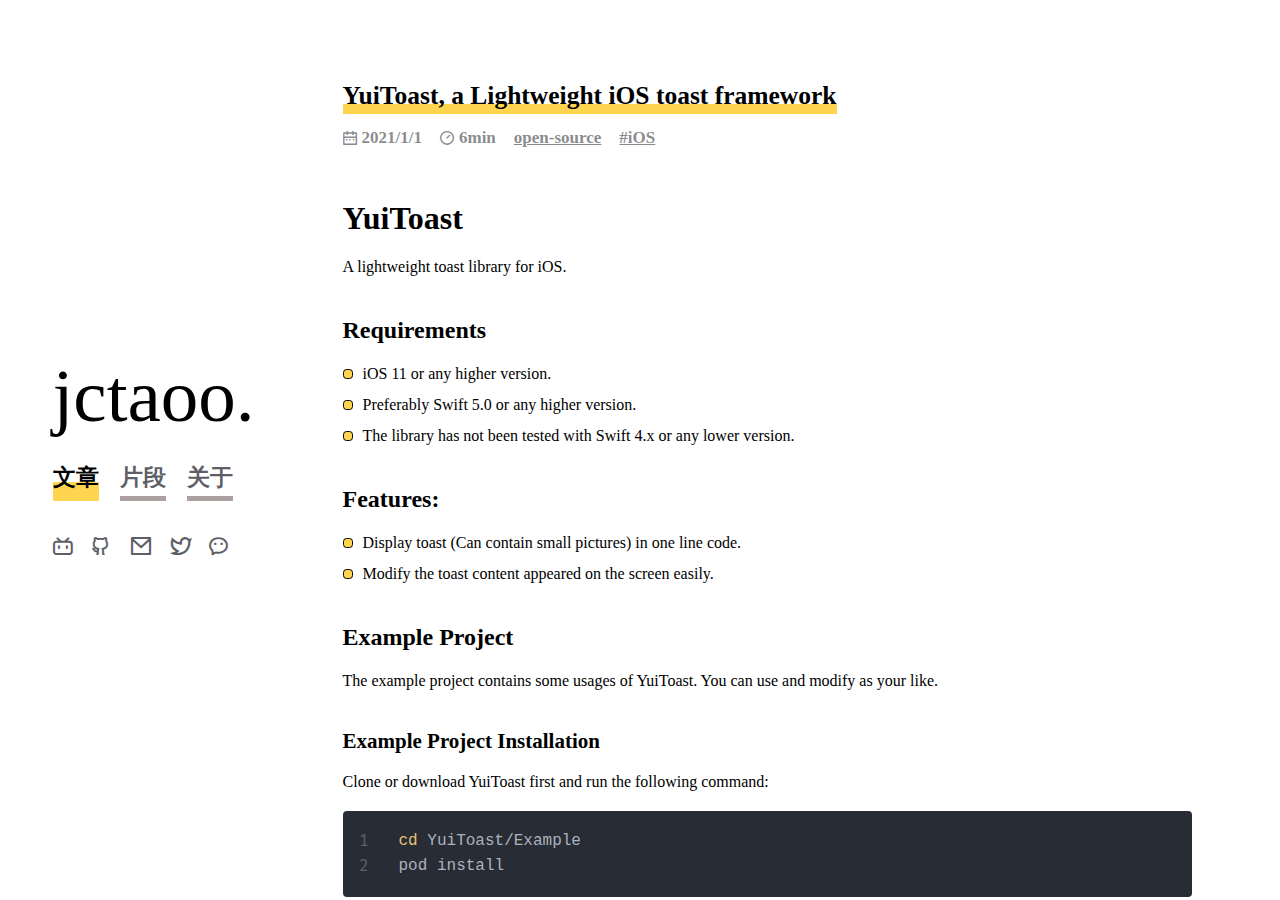
<file: passage/yuitoast-doc/index.html>
<!DOCTYPE html><html lang="zh"><head><meta charSet="utf-8"/><meta http-equiv="x-ua-compatible" content="ie=edge"/><meta name="viewport" content="width=device-width, initial-scale=1, shrink-to-fit=no"/><style data-href="/styles.7c9aee46a339034c4795.css" id="gatsby-global-css">@font-face{font-family:code;src:url(/static/FiraCode-Regular-d60b1090972c3e6230c555347da880db.ttf)}@font-face{font-family:icomoon;src:url([data-uri]);src:url([data-uri]#iefix) format("embedded-opentype"),url([data-uri]) format("truetype"),url([data-uri]) format("woff"),url([data-uri]) format("svg");font-weight:400;font-style:normal;font-display:block}[class*=" icon-"],[class^=icon-]{font-family:icomoon!important;speak:never;font-style:normal;font-weight:400;font-variant:normal;text-transform:none;line-height:1;-webkit-font-smoothing:antialiased;-moz-osx-font-smoothing:grayscale}.icon-timer:before{content:"\E905"}.icon-calendar:before{content:"\E906"}.icon-bilibili:before{content:"\E900"}.icon-github:before{content:"\E901"}.icon-mail:before{content:"\E902"}.icon-twitter:before{content:"\E903"}.icon-wechat:before{content:"\E904"}.root{margin:0;font-family:PingFangSC-Regular;-webkit-font-smoothing:antialiased;-moz-osx-font-smoothing:grayscale;overflow:hidden}@media(prefers-color-scheme:dark){.root ::-webkit-scrollbar{background-color:rgba(142,142,147,.28)}.root ::-webkit-scrollbar-thumb{background-color:rgba(87,87,90,.6);border-radius:10px}}.root #gatsby-focus-wrapper{display:contents}html{font-size:14px;overflow-y:auto;height:100%;background-color:#fff}body,html{overflow-x:hidden;-webkit-tap-highlight-color:rgba(0,0,0,0);-webkit-overflow-scrolling:touch;overflow-scrolling:touch}body{font:1rem Helvetica Neue,Helvetica,PingFang SC,Hiragino Sans GB,Microsoft Yahei,Arial,sans-serif;position:relative;-webkit-font-smoothing:antialiased;-moz-osx-font-smoothing:grayscale;text-rendering:optimizeLegibility}body,button,dd,dl,figure,form,h1,h2,h3,h4,h5,h6,input,ol,p,td,textarea,th,ul{margin:0;padding:0}input,select,textarea{box-sizing:content-box}table{border-spacing:0}button,img,input,textarea{border:none;-webkit-appearance:none}input{text-align:inherit}textarea{resize:none}a,button,h1,h2,h3,h4,h5,h6,input,optgroup,option,select,textarea{font-family:inherit;font-size:inherit;font-weight:inherit;font-style:inherit;line-height:inherit;color:inherit;outline:none}ol,ul{list-style:none}button,input[type=button],input[type=submit]{cursor:pointer}input::-moz-focus-inner{padding:0;border:0}input[type=number]{-moz-appearance:textfield}input[type=number]::-webkit-inner-spin-button,input[type=number]::-webkit-outer-spin-button{margin:0;-webkit-appearance:none}.hljs{display:block;overflow-x:auto;padding:.5em;color:#abb2bf;background:#282c34}.hljs-comment,.hljs-quote{color:#5c6370;font-style:italic}.hljs-doctag,.hljs-formula,.hljs-keyword{color:#c678dd}.hljs-deletion,.hljs-name,.hljs-section,.hljs-selector-tag,.hljs-subst{color:#e06c75}.hljs-literal{color:#56b6c2}.hljs-addition,.hljs-attribute,.hljs-meta-string,.hljs-regexp,.hljs-string{color:#98c379}.hljs-built_in,.hljs-class .hljs-title{color:#e6c07b}.hljs-attr,.hljs-number,.hljs-selector-attr,.hljs-selector-class,.hljs-selector-pseudo,.hljs-template-variable,.hljs-type,.hljs-variable{color:#d19a66}.hljs-bullet,.hljs-link,.hljs-meta,.hljs-selector-id,.hljs-symbol,.hljs-title{color:#61aeee}.hljs-emphasis{font-style:italic}.hljs-strong{font-weight:700}.hljs-link{text-decoration:underline}#home-page{display:flex;flex-direction:row;width:100%;overflow:hidden}@media(prefers-color-scheme:dark){body #home-page{background-color:#1c1c1c}}@media(prefers-color-scheme:light){body #home-page{background-color:#fff}}[class*=ant-]::-ms-clear,[class*=ant-] input::-ms-clear,[class*=ant-] input::-ms-reveal,[class^=ant-]::-ms-clear,[class^=ant-] input::-ms-clear,[class^=ant-] input::-ms-reveal{display:none}[class*=ant-],[class*=ant-] *,[class*=ant-] :after,[class*=ant-] :before,[class^=ant-],[class^=ant-] *,[class^=ant-] :after,[class^=ant-] :before{box-sizing:border-box}body,html{width:100%;height:100%}input::-ms-clear,input::-ms-reveal{display:none}*,:after,:before{box-sizing:border-box}html{font-family:sans-serif;line-height:1.15;-webkit-text-size-adjust:100%;-ms-text-size-adjust:100%;-ms-overflow-style:scrollbar;-webkit-tap-highlight-color:rgba(0,0,0,0)}@-ms-viewport{width:device-width}body{margin:0;color:rgba(0,0,0,.85);font-size:14px;font-family:-apple-system,BlinkMacSystemFont,Segoe UI,Roboto,Helvetica Neue,Arial,Noto Sans,sans-serif,Apple Color Emoji,Segoe UI Emoji,Segoe UI Symbol,Noto Color Emoji;font-variant:tabular-nums;line-height:1.5715;background-color:#fff;font-feature-settings:"tnum"}[tabindex="-1"]:focus{outline:none!important}hr{box-sizing:content-box;height:0;overflow:visible}h1,h2,h3,h4,h5,h6{margin-top:0;margin-bottom:.5em;color:rgba(0,0,0,.85);font-weight:500}p{margin-top:0;margin-bottom:1em}abbr[data-original-title],abbr[title]{text-decoration:underline;-webkit-text-decoration:underline dotted;text-decoration:underline dotted;border-bottom:0;cursor:help}address{margin-bottom:1em;font-style:normal;line-height:inherit}input[type=number],input[type=password],input[type=text],textarea{-webkit-appearance:none}dl,ol,ul{margin-top:0;margin-bottom:1em}ol ol,ol ul,ul ol,ul ul{margin-bottom:0}dt{font-weight:500}dd{margin-bottom:.5em;margin-left:0}blockquote{margin:0 0 1em}dfn{font-style:italic}b,strong{font-weight:bolder}small{font-size:80%}sub,sup{position:relative;font-size:75%;line-height:0;vertical-align:baseline}sub{bottom:-.25em}sup{top:-.5em}a{color:#1890ff;text-decoration:none;background-color:transparent;outline:none;cursor:pointer;transition:color .3s;-webkit-text-decoration-skip:objects}a:hover{color:#40a9ff}a:active{color:#096dd9}a:active,a:focus,a:hover{text-decoration:none;outline:0}a[disabled]{color:rgba(0,0,0,.25);cursor:not-allowed;pointer-events:none}code,kbd,pre,samp{font-size:1em;font-family:SFMono-Regular,Consolas,Liberation Mono,Menlo,Courier,monospace}pre{margin-top:0;margin-bottom:1em;overflow:auto}figure{margin:0 0 1em}img{vertical-align:middle;border-style:none}svg:not(:root){overflow:hidden}[role=button],a,area,button,input:not([type=range]),label,select,summary,textarea{touch-action:manipulation}table{border-collapse:collapse}caption{padding-top:.75em;padding-bottom:.3em;color:rgba(0,0,0,.45);text-align:left;caption-side:bottom}th{text-align:inherit}button,input,optgroup,select,textarea{margin:0;color:inherit;font-size:inherit;font-family:inherit;line-height:inherit}button,input{overflow:visible}button,select{text-transform:none}[type=reset],[type=submit],button,html [type=button]{-webkit-appearance:button}[type=button]::-moz-focus-inner,[type=reset]::-moz-focus-inner,[type=submit]::-moz-focus-inner,button::-moz-focus-inner{padding:0;border-style:none}input[type=checkbox],input[type=radio]{box-sizing:border-box;padding:0}input[type=date],input[type=datetime-local],input[type=month],input[type=time]{-webkit-appearance:listbox}textarea{overflow:auto;resize:vertical}fieldset{min-width:0;margin:0;padding:0;border:0}legend{display:block;width:100%;max-width:100%;margin-bottom:.5em;padding:0;color:inherit;font-size:1.5em;line-height:inherit;white-space:normal}progress{vertical-align:baseline}[type=number]::-webkit-inner-spin-button,[type=number]::-webkit-outer-spin-button{height:auto}[type=search]{outline-offset:-2px;-webkit-appearance:none}[type=search]::-webkit-search-cancel-button,[type=search]::-webkit-search-decoration{-webkit-appearance:none}::-webkit-file-upload-button{font:inherit;-webkit-appearance:button}output{display:inline-block}summary{display:list-item}template{display:none}[hidden]{display:none!important}mark{padding:.2em;background-color:#feffe6}::selection{color:#fff;background:#1890ff}.clearfix:after,.clearfix:before{display:table;content:""}.clearfix:after{clear:both}.anticon{display:inline-block;color:inherit;font-style:normal;line-height:0;text-align:center;text-transform:none;vertical-align:-.125em;text-rendering:optimizeLegibility;-webkit-font-smoothing:antialiased;-moz-osx-font-smoothing:grayscale}.anticon>*{line-height:1}.anticon svg{display:inline-block}.anticon:before{display:none}.anticon .anticon-icon{display:block}.anticon[tabindex]{cursor:pointer}.anticon-spin,.anticon-spin:before{display:inline-block;animation:loadingCircle 1s linear infinite}.ant-fade-appear,.ant-fade-enter,.ant-fade-leave{animation-duration:.2s;animation-fill-mode:both;animation-play-state:paused}.ant-fade-appear.ant-fade-appear-active,.ant-fade-enter.ant-fade-enter-active{animation-name:antFadeIn;animation-play-state:running}.ant-fade-leave.ant-fade-leave-active{animation-name:antFadeOut;animation-play-state:running;pointer-events:none}.ant-fade-appear,.ant-fade-enter{opacity:0;animation-timing-function:linear}.ant-fade-leave{animation-timing-function:linear}@keyframes antFadeIn{0%{opacity:0}to{opacity:1}}@keyframes antFadeOut{0%{opacity:1}to{opacity:0}}.ant-move-up-appear,.ant-move-up-enter,.ant-move-up-leave{animation-duration:.2s;animation-fill-mode:both;animation-play-state:paused}.ant-move-up-appear.ant-move-up-appear-active,.ant-move-up-enter.ant-move-up-enter-active{animation-name:antMoveUpIn;animation-play-state:running}.ant-move-up-leave.ant-move-up-leave-active{animation-name:antMoveUpOut;animation-play-state:running;pointer-events:none}.ant-move-up-appear,.ant-move-up-enter{opacity:0;animation-timing-function:cubic-bezier(.08,.82,.17,1)}.ant-move-up-leave{animation-timing-function:cubic-bezier(.6,.04,.98,.34)}.ant-move-down-appear,.ant-move-down-enter,.ant-move-down-leave{animation-duration:.2s;animation-fill-mode:both;animation-play-state:paused}.ant-move-down-appear.ant-move-down-appear-active,.ant-move-down-enter.ant-move-down-enter-active{animation-name:antMoveDownIn;animation-play-state:running}.ant-move-down-leave.ant-move-down-leave-active{animation-name:antMoveDownOut;animation-play-state:running;pointer-events:none}.ant-move-down-appear,.ant-move-down-enter{opacity:0;animation-timing-function:cubic-bezier(.08,.82,.17,1)}.ant-move-down-leave{animation-timing-function:cubic-bezier(.6,.04,.98,.34)}.ant-move-left-appear,.ant-move-left-enter,.ant-move-left-leave{animation-duration:.2s;animation-fill-mode:both;animation-play-state:paused}.ant-move-left-appear.ant-move-left-appear-active,.ant-move-left-enter.ant-move-left-enter-active{animation-name:antMoveLeftIn;animation-play-state:running}.ant-move-left-leave.ant-move-left-leave-active{animation-name:antMoveLeftOut;animation-play-state:running;pointer-events:none}.ant-move-left-appear,.ant-move-left-enter{opacity:0;animation-timing-function:cubic-bezier(.08,.82,.17,1)}.ant-move-left-leave{animation-timing-function:cubic-bezier(.6,.04,.98,.34)}.ant-move-right-appear,.ant-move-right-enter,.ant-move-right-leave{animation-duration:.2s;animation-fill-mode:both;animation-play-state:paused}.ant-move-right-appear.ant-move-right-appear-active,.ant-move-right-enter.ant-move-right-enter-active{animation-name:antMoveRightIn;animation-play-state:running}.ant-move-right-leave.ant-move-right-leave-active{animation-name:antMoveRightOut;animation-play-state:running;pointer-events:none}.ant-move-right-appear,.ant-move-right-enter{opacity:0;animation-timing-function:cubic-bezier(.08,.82,.17,1)}.ant-move-right-leave{animation-timing-function:cubic-bezier(.6,.04,.98,.34)}@keyframes antMoveDownIn{0%{transform:translateY(100%);transform-origin:0 0;opacity:0}to{transform:translateY(0);transform-origin:0 0;opacity:1}}@keyframes antMoveDownOut{0%{transform:translateY(0);transform-origin:0 0;opacity:1}to{transform:translateY(100%);transform-origin:0 0;opacity:0}}@keyframes antMoveLeftIn{0%{transform:translateX(-100%);transform-origin:0 0;opacity:0}to{transform:translateX(0);transform-origin:0 0;opacity:1}}@keyframes antMoveLeftOut{0%{transform:translateX(0);transform-origin:0 0;opacity:1}to{transform:translateX(-100%);transform-origin:0 0;opacity:0}}@keyframes antMoveRightIn{0%{transform:translateX(100%);transform-origin:0 0;opacity:0}to{transform:translateX(0);transform-origin:0 0;opacity:1}}@keyframes antMoveRightOut{0%{transform:translateX(0);transform-origin:0 0;opacity:1}to{transform:translateX(100%);transform-origin:0 0;opacity:0}}@keyframes antMoveUpIn{0%{transform:translateY(-100%);transform-origin:0 0;opacity:0}to{transform:translateY(0);transform-origin:0 0;opacity:1}}@keyframes antMoveUpOut{0%{transform:translateY(0);transform-origin:0 0;opacity:1}to{transform:translateY(-100%);transform-origin:0 0;opacity:0}}@keyframes loadingCircle{to{transform:rotate(1turn)}}[ant-click-animating-without-extra-node=true],[ant-click-animating=true]{position:relative}html{--antd-wave-shadow-color:#1890ff;--scroll-bar:0}.ant-click-animating-node,[ant-click-animating-without-extra-node=true]:after{position:absolute;top:0;right:0;bottom:0;left:0;display:block;border-radius:inherit;box-shadow:0 0 0 0 #1890ff;box-shadow:0 0 0 0 var(--antd-wave-shadow-color);opacity:.2;animation:fadeEffect 2s cubic-bezier(.08,.82,.17,1),waveEffect .4s cubic-bezier(.08,.82,.17,1);animation-fill-mode:forwards;content:"";pointer-events:none}@keyframes waveEffect{to{box-shadow:0 0 0 #1890ff;box-shadow:0 0 0 6px var(--antd-wave-shadow-color)}}@keyframes fadeEffect{to{opacity:0}}.ant-slide-up-appear,.ant-slide-up-enter,.ant-slide-up-leave{animation-duration:.2s;animation-fill-mode:both;animation-play-state:paused}.ant-slide-up-appear.ant-slide-up-appear-active,.ant-slide-up-enter.ant-slide-up-enter-active{animation-name:antSlideUpIn;animation-play-state:running}.ant-slide-up-leave.ant-slide-up-leave-active{animation-name:antSlideUpOut;animation-play-state:running;pointer-events:none}.ant-slide-up-appear,.ant-slide-up-enter{opacity:0;animation-timing-function:cubic-bezier(.23,1,.32,1)}.ant-slide-up-leave{animation-timing-function:cubic-bezier(.755,.05,.855,.06)}.ant-slide-down-appear,.ant-slide-down-enter,.ant-slide-down-leave{animation-duration:.2s;animation-fill-mode:both;animation-play-state:paused}.ant-slide-down-appear.ant-slide-down-appear-active,.ant-slide-down-enter.ant-slide-down-enter-active{animation-name:antSlideDownIn;animation-play-state:running}.ant-slide-down-leave.ant-slide-down-leave-active{animation-name:antSlideDownOut;animation-play-state:running;pointer-events:none}.ant-slide-down-appear,.ant-slide-down-enter{opacity:0;animation-timing-function:cubic-bezier(.23,1,.32,1)}.ant-slide-down-leave{animation-timing-function:cubic-bezier(.755,.05,.855,.06)}.ant-slide-left-appear,.ant-slide-left-enter,.ant-slide-left-leave{animation-duration:.2s;animation-fill-mode:both;animation-play-state:paused}.ant-slide-left-appear.ant-slide-left-appear-active,.ant-slide-left-enter.ant-slide-left-enter-active{animation-name:antSlideLeftIn;animation-play-state:running}.ant-slide-left-leave.ant-slide-left-leave-active{animation-name:antSlideLeftOut;animation-play-state:running;pointer-events:none}.ant-slide-left-appear,.ant-slide-left-enter{opacity:0;animation-timing-function:cubic-bezier(.23,1,.32,1)}.ant-slide-left-leave{animation-timing-function:cubic-bezier(.755,.05,.855,.06)}.ant-slide-right-appear,.ant-slide-right-enter,.ant-slide-right-leave{animation-duration:.2s;animation-fill-mode:both;animation-play-state:paused}.ant-slide-right-appear.ant-slide-right-appear-active,.ant-slide-right-enter.ant-slide-right-enter-active{animation-name:antSlideRightIn;animation-play-state:running}.ant-slide-right-leave.ant-slide-right-leave-active{animation-name:antSlideRightOut;animation-play-state:running;pointer-events:none}.ant-slide-right-appear,.ant-slide-right-enter{opacity:0;animation-timing-function:cubic-bezier(.23,1,.32,1)}.ant-slide-right-leave{animation-timing-function:cubic-bezier(.755,.05,.855,.06)}@keyframes antSlideUpIn{0%{transform:scaleY(.8);transform-origin:0 0;opacity:0}to{transform:scaleY(1);transform-origin:0 0;opacity:1}}@keyframes antSlideUpOut{0%{transform:scaleY(1);transform-origin:0 0;opacity:1}to{transform:scaleY(.8);transform-origin:0 0;opacity:0}}@keyframes antSlideDownIn{0%{transform:scaleY(.8);transform-origin:100% 100%;opacity:0}to{transform:scaleY(1);transform-origin:100% 100%;opacity:1}}@keyframes antSlideDownOut{0%{transform:scaleY(1);transform-origin:100% 100%;opacity:1}to{transform:scaleY(.8);transform-origin:100% 100%;opacity:0}}@keyframes antSlideLeftIn{0%{transform:scaleX(.8);transform-origin:0 0;opacity:0}to{transform:scaleX(1);transform-origin:0 0;opacity:1}}@keyframes antSlideLeftOut{0%{transform:scaleX(1);transform-origin:0 0;opacity:1}to{transform:scaleX(.8);transform-origin:0 0;opacity:0}}@keyframes antSlideRightIn{0%{transform:scaleX(.8);transform-origin:100% 0;opacity:0}to{transform:scaleX(1);transform-origin:100% 0;opacity:1}}@keyframes antSlideRightOut{0%{transform:scaleX(1);transform-origin:100% 0;opacity:1}to{transform:scaleX(.8);transform-origin:100% 0;opacity:0}}.ant-zoom-appear,.ant-zoom-enter,.ant-zoom-leave{animation-duration:.2s;animation-fill-mode:both;animation-play-state:paused}.ant-zoom-appear.ant-zoom-appear-active,.ant-zoom-enter.ant-zoom-enter-active{animation-name:antZoomIn;animation-play-state:running}.ant-zoom-leave.ant-zoom-leave-active{animation-name:antZoomOut;animation-play-state:running;pointer-events:none}.ant-zoom-appear,.ant-zoom-enter{transform:scale(0);opacity:0;animation-timing-function:cubic-bezier(.08,.82,.17,1)}.ant-zoom-appear-prepare,.ant-zoom-enter-prepare{transform:none}.ant-zoom-leave{animation-timing-function:cubic-bezier(.78,.14,.15,.86)}.ant-zoom-big-appear,.ant-zoom-big-enter,.ant-zoom-big-leave{animation-duration:.2s;animation-fill-mode:both;animation-play-state:paused}.ant-zoom-big-appear.ant-zoom-big-appear-active,.ant-zoom-big-enter.ant-zoom-big-enter-active{animation-name:antZoomBigIn;animation-play-state:running}.ant-zoom-big-leave.ant-zoom-big-leave-active{animation-name:antZoomBigOut;animation-play-state:running;pointer-events:none}.ant-zoom-big-appear,.ant-zoom-big-enter{transform:scale(0);opacity:0;animation-timing-function:cubic-bezier(.08,.82,.17,1)}.ant-zoom-big-appear-prepare,.ant-zoom-big-enter-prepare{transform:none}.ant-zoom-big-leave{animation-timing-function:cubic-bezier(.78,.14,.15,.86)}.ant-zoom-big-fast-appear,.ant-zoom-big-fast-enter,.ant-zoom-big-fast-leave{animation-duration:.1s;animation-fill-mode:both;animation-play-state:paused}.ant-zoom-big-fast-appear.ant-zoom-big-fast-appear-active,.ant-zoom-big-fast-enter.ant-zoom-big-fast-enter-active{animation-name:antZoomBigIn;animation-play-state:running}.ant-zoom-big-fast-leave.ant-zoom-big-fast-leave-active{animation-name:antZoomBigOut;animation-play-state:running;pointer-events:none}.ant-zoom-big-fast-appear,.ant-zoom-big-fast-enter{transform:scale(0);opacity:0;animation-timing-function:cubic-bezier(.08,.82,.17,1)}.ant-zoom-big-fast-appear-prepare,.ant-zoom-big-fast-enter-prepare{transform:none}.ant-zoom-big-fast-leave{animation-timing-function:cubic-bezier(.78,.14,.15,.86)}.ant-zoom-up-appear,.ant-zoom-up-enter,.ant-zoom-up-leave{animation-duration:.2s;animation-fill-mode:both;animation-play-state:paused}.ant-zoom-up-appear.ant-zoom-up-appear-active,.ant-zoom-up-enter.ant-zoom-up-enter-active{animation-name:antZoomUpIn;animation-play-state:running}.ant-zoom-up-leave.ant-zoom-up-leave-active{animation-name:antZoomUpOut;animation-play-state:running;pointer-events:none}.ant-zoom-up-appear,.ant-zoom-up-enter{transform:scale(0);opacity:0;animation-timing-function:cubic-bezier(.08,.82,.17,1)}.ant-zoom-up-appear-prepare,.ant-zoom-up-enter-prepare{transform:none}.ant-zoom-up-leave{animation-timing-function:cubic-bezier(.78,.14,.15,.86)}.ant-zoom-down-appear,.ant-zoom-down-enter,.ant-zoom-down-leave{animation-duration:.2s;animation-fill-mode:both;animation-play-state:paused}.ant-zoom-down-appear.ant-zoom-down-appear-active,.ant-zoom-down-enter.ant-zoom-down-enter-active{animation-name:antZoomDownIn;animation-play-state:running}.ant-zoom-down-leave.ant-zoom-down-leave-active{animation-name:antZoomDownOut;animation-play-state:running;pointer-events:none}.ant-zoom-down-appear,.ant-zoom-down-enter{transform:scale(0);opacity:0;animation-timing-function:cubic-bezier(.08,.82,.17,1)}.ant-zoom-down-appear-prepare,.ant-zoom-down-enter-prepare{transform:none}.ant-zoom-down-leave{animation-timing-function:cubic-bezier(.78,.14,.15,.86)}.ant-zoom-left-appear,.ant-zoom-left-enter,.ant-zoom-left-leave{animation-duration:.2s;animation-fill-mode:both;animation-play-state:paused}.ant-zoom-left-appear.ant-zoom-left-appear-active,.ant-zoom-left-enter.ant-zoom-left-enter-active{animation-name:antZoomLeftIn;animation-play-state:running}.ant-zoom-left-leave.ant-zoom-left-leave-active{animation-name:antZoomLeftOut;animation-play-state:running;pointer-events:none}.ant-zoom-left-appear,.ant-zoom-left-enter{transform:scale(0);opacity:0;animation-timing-function:cubic-bezier(.08,.82,.17,1)}.ant-zoom-left-appear-prepare,.ant-zoom-left-enter-prepare{transform:none}.ant-zoom-left-leave{animation-timing-function:cubic-bezier(.78,.14,.15,.86)}.ant-zoom-right-appear,.ant-zoom-right-enter,.ant-zoom-right-leave{animation-duration:.2s;animation-fill-mode:both;animation-play-state:paused}.ant-zoom-right-appear.ant-zoom-right-appear-active,.ant-zoom-right-enter.ant-zoom-right-enter-active{animation-name:antZoomRightIn;animation-play-state:running}.ant-zoom-right-leave.ant-zoom-right-leave-active{animation-name:antZoomRightOut;animation-play-state:running;pointer-events:none}.ant-zoom-right-appear,.ant-zoom-right-enter{transform:scale(0);opacity:0;animation-timing-function:cubic-bezier(.08,.82,.17,1)}.ant-zoom-right-appear-prepare,.ant-zoom-right-enter-prepare{transform:none}.ant-zoom-right-leave{animation-timing-function:cubic-bezier(.78,.14,.15,.86)}@keyframes antZoomIn{0%{transform:scale(.2);opacity:0}to{transform:scale(1);opacity:1}}@keyframes antZoomOut{0%{transform:scale(1)}to{transform:scale(.2);opacity:0}}@keyframes antZoomBigIn{0%{transform:scale(.8);opacity:0}to{transform:scale(1);opacity:1}}@keyframes antZoomBigOut{0%{transform:scale(1)}to{transform:scale(.8);opacity:0}}@keyframes antZoomUpIn{0%{transform:scale(.8);transform-origin:50% 0;opacity:0}to{transform:scale(1);transform-origin:50% 0}}@keyframes antZoomUpOut{0%{transform:scale(1);transform-origin:50% 0}to{transform:scale(.8);transform-origin:50% 0;opacity:0}}@keyframes antZoomLeftIn{0%{transform:scale(.8);transform-origin:0 50%;opacity:0}to{transform:scale(1);transform-origin:0 50%}}@keyframes antZoomLeftOut{0%{transform:scale(1);transform-origin:0 50%}to{transform:scale(.8);transform-origin:0 50%;opacity:0}}@keyframes antZoomRightIn{0%{transform:scale(.8);transform-origin:100% 50%;opacity:0}to{transform:scale(1);transform-origin:100% 50%}}@keyframes antZoomRightOut{0%{transform:scale(1);transform-origin:100% 50%}to{transform:scale(.8);transform-origin:100% 50%;opacity:0}}@keyframes antZoomDownIn{0%{transform:scale(.8);transform-origin:50% 100%;opacity:0}to{transform:scale(1);transform-origin:50% 100%}}@keyframes antZoomDownOut{0%{transform:scale(1);transform-origin:50% 100%}to{transform:scale(.8);transform-origin:50% 100%;opacity:0}}.ant-motion-collapse-legacy{overflow:hidden}.ant-motion-collapse,.ant-motion-collapse-legacy-active{transition:height .2s cubic-bezier(.645,.045,.355,1),opacity .2s cubic-bezier(.645,.045,.355,1)!important}.ant-motion-collapse{overflow:hidden}.ant-popover{box-sizing:border-box;margin:0;padding:0;color:rgba(0,0,0,.85);font-size:14px;font-variant:tabular-nums;line-height:1.5715;list-style:none;font-feature-settings:"tnum";position:absolute;top:0;left:0;z-index:1030;font-weight:400;white-space:normal;text-align:left;cursor:auto;-webkit-user-select:text;-ms-user-select:text;user-select:text}.ant-popover:after{position:absolute;background:hsla(0,0%,100%,.01);content:""}.ant-popover-hidden{display:none}.ant-popover-placement-top,.ant-popover-placement-topLeft,.ant-popover-placement-topRight{padding-bottom:10px}.ant-popover-placement-right,.ant-popover-placement-rightBottom,.ant-popover-placement-rightTop{padding-left:10px}.ant-popover-placement-bottom,.ant-popover-placement-bottomLeft,.ant-popover-placement-bottomRight{padding-top:10px}.ant-popover-placement-left,.ant-popover-placement-leftBottom,.ant-popover-placement-leftTop{padding-right:10px}.ant-popover-inner{background-color:#fff;background-clip:padding-box;border-radius:2px;box-shadow:0 3px 6px -4px rgba(0,0,0,.12),0 6px 16px 0 rgba(0,0,0,.08),0 9px 28px 8px rgba(0,0,0,.05);box-shadow:0 0 8px rgba(0,0,0,.15)\9}@media (-ms-high-contrast:none),screen and (-ms-high-contrast:active){.ant-popover-inner{box-shadow:0 3px 6px -4px rgba(0,0,0,.12),0 6px 16px 0 rgba(0,0,0,.08),0 9px 28px 8px rgba(0,0,0,.05)}}.ant-popover-title{min-width:177px;min-height:32px;margin:0;padding:5px 16px 4px;color:rgba(0,0,0,.85);font-weight:500;border-bottom:1px solid #f0f0f0}.ant-popover-inner-content{padding:12px 16px;color:rgba(0,0,0,.85)}.ant-popover-message{position:relative;padding:4px 0 12px;color:rgba(0,0,0,.85);font-size:14px}.ant-popover-message>.anticon{position:absolute;top:8.0005px;color:#faad14;font-size:14px}.ant-popover-message-title{padding-left:22px}.ant-popover-buttons{margin-bottom:4px;text-align:right}.ant-popover-buttons button{margin-left:8px}.ant-popover-arrow{position:absolute;display:block;width:8.48528137px;height:8.48528137px;background:transparent;border-style:solid;border-width:4.24264069px;transform:rotate(45deg)}.ant-popover-placement-top>.ant-popover-content>.ant-popover-arrow,.ant-popover-placement-topLeft>.ant-popover-content>.ant-popover-arrow,.ant-popover-placement-topRight>.ant-popover-content>.ant-popover-arrow{bottom:6.2px;border-color:transparent #fff #fff transparent;box-shadow:3px 3px 7px rgba(0,0,0,.07)}.ant-popover-placement-top>.ant-popover-content>.ant-popover-arrow{left:50%;transform:translateX(-50%) rotate(45deg)}.ant-popover-placement-topLeft>.ant-popover-content>.ant-popover-arrow{left:16px}.ant-popover-placement-topRight>.ant-popover-content>.ant-popover-arrow{right:16px}.ant-popover-placement-right>.ant-popover-content>.ant-popover-arrow,.ant-popover-placement-rightBottom>.ant-popover-content>.ant-popover-arrow,.ant-popover-placement-rightTop>.ant-popover-content>.ant-popover-arrow{left:6px;border-color:transparent transparent #fff #fff;box-shadow:-3px 3px 7px rgba(0,0,0,.07)}.ant-popover-placement-right>.ant-popover-content>.ant-popover-arrow{top:50%;transform:translateY(-50%) rotate(45deg)}.ant-popover-placement-rightTop>.ant-popover-content>.ant-popover-arrow{top:12px}.ant-popover-placement-rightBottom>.ant-popover-content>.ant-popover-arrow{bottom:12px}.ant-popover-placement-bottom>.ant-popover-content>.ant-popover-arrow,.ant-popover-placement-bottomLeft>.ant-popover-content>.ant-popover-arrow,.ant-popover-placement-bottomRight>.ant-popover-content>.ant-popover-arrow{top:6px;border-color:#fff transparent transparent #fff;box-shadow:-2px -2px 5px rgba(0,0,0,.06)}.ant-popover-placement-bottom>.ant-popover-content>.ant-popover-arrow{left:50%;transform:translateX(-50%) rotate(45deg)}.ant-popover-placement-bottomLeft>.ant-popover-content>.ant-popover-arrow{left:16px}.ant-popover-placement-bottomRight>.ant-popover-content>.ant-popover-arrow{right:16px}.ant-popover-placement-left>.ant-popover-content>.ant-popover-arrow,.ant-popover-placement-leftBottom>.ant-popover-content>.ant-popover-arrow,.ant-popover-placement-leftTop>.ant-popover-content>.ant-popover-arrow{right:6px;border-color:#fff #fff transparent transparent;box-shadow:3px -3px 7px rgba(0,0,0,.07)}.ant-popover-placement-left>.ant-popover-content>.ant-popover-arrow{top:50%;transform:translateY(-50%) rotate(45deg)}.ant-popover-placement-leftTop>.ant-popover-content>.ant-popover-arrow{top:12px}.ant-popover-placement-leftBottom>.ant-popover-content>.ant-popover-arrow{bottom:12px}.ant-popover-rtl{direction:rtl;text-align:right}.ant-popover-rtl .ant-popover-message-title{padding-right:22px;padding-left:16px}.ant-popover-rtl .ant-popover-buttons{text-align:left}.ant-popover-rtl .ant-popover-buttons button{margin-right:8px;margin-left:0}.contact-list{display:flex;flex-direction:row;margin-top:0;margin-bottom:0}.contact-list .contact-list-item:first-child{margin-left:0!important}.contact-list .contact-list-item{margin-left:19.5px;width:19.5px;height:auto;font-size:18px;transition:.15s cubic-bezier(.63,0,.25,1);cursor:pointer;-webkit-user-select:none;-ms-user-select:none;user-select:none}@media(max-width:774px){.contact-list .contact-list-item{margin-left:26px}}@media(prefers-color-scheme:dark){body .contact-list .contact-list-item a{color:rgba(235,235,245,.6)}}@media(prefers-color-scheme:light){body .contact-list .contact-list-item a{color:#5e5e67}}@media(prefers-color-scheme:dark){body .contact-list .contact-list-item a:hover{color:#fff}}@media(prefers-color-scheme:light){body .contact-list .contact-list-item a:hover{color:#000}}#mobile-navigation-bar.hide{top:-101px}#mobile-navigation-bar{top:-101px;position:fixed;left:0;width:100vw;transition:.15s cubic-bezier(.63,0,.25,1);display:inline-flex;flex-direction:column;align-items:center;padding-top:10px;z-index:900;height:101px}@media(prefers-color-scheme:dark){body #mobile-navigation-bar{background-color:#1c1c1c}}@media(prefers-color-scheme:light){body #mobile-navigation-bar{background-color:#fff}}@media(max-width:774px){#mobile-navigation-bar{top:0}}#mobile-navigation-bar #mobile-navigation-bar-header{display:flex;flex-direction:row;width:100%;padding:4px 18px}#mobile-navigation-bar #mobile-navigation-bar-header #mobile-navigation-bar-title{display:flex;flex-direction:row;align-items:center}#mobile-navigation-bar #mobile-navigation-bar-header #mobile-navigation-bar-title #mobile-navigation-bar-title-home-label{cursor:pointer;-webkit-user-select:none;-ms-user-select:none;user-select:none}#mobile-navigation-bar #mobile-navigation-bar-header #mobile-navigation-bar-title #mobile-navigation-bar-title-home-label h1{font-size:28px;font-family:PingFangSC-Regular;font-weight:400;line-height:34px;margin-bottom:0}@media(prefers-color-scheme:dark){body #mobile-navigation-bar #mobile-navigation-bar-header #mobile-navigation-bar-title #mobile-navigation-bar-title-home-label h1{color:#fff}}@media(prefers-color-scheme:light){body #mobile-navigation-bar #mobile-navigation-bar-header #mobile-navigation-bar-title #mobile-navigation-bar-title-home-label h1{color:#000}}#mobile-navigation-bar #mobile-navigation-bar-header #mobile-navigation-bar-title .mobile-navigation-bar-title-route-label{height:34px}#mobile-navigation-bar #mobile-navigation-bar-header #mobile-navigation-bar-title .mobile-navigation-bar-title-divider{display:block;width:2px;height:24px;transform:rotate(30deg);margin-left:8px;margin-right:12px}@media(prefers-color-scheme:dark){body #mobile-navigation-bar #mobile-navigation-bar-header #mobile-navigation-bar-title .mobile-navigation-bar-title-divider{background-color:#fff}}@media(prefers-color-scheme:light){body #mobile-navigation-bar #mobile-navigation-bar-header #mobile-navigation-bar-title .mobile-navigation-bar-title-divider{background-color:#000}}#mobile-navigation-bar .mobile-navigation-bar-media-info{display:inline-flex;margin-top:10px;margin-bottom:10px}#mobile-navigation-bar .mobile-navigation-bar-bottom-divider{height:1px;width:100%}@media(prefers-color-scheme:dark){body #mobile-navigation-bar .mobile-navigation-bar-bottom-divider{background-color:rgba(142,142,147,.28)}}@media(prefers-color-scheme:light){body #mobile-navigation-bar .mobile-navigation-bar-bottom-divider{background-color:#dbd9d9}}.route-label-title{display:inline-flex;flex-direction:column;cursor:pointer}.route-label-title .route-label-title-label{-webkit-user-select:none;-ms-user-select:none;user-select:none;display:inline;z-index:10;font-size:28px;font-family:PingFangSC-Regular;font-weight:400;line-height:34px;margin-bottom:0}@media(prefers-color-scheme:dark){body .route-label-title .route-label-title-label{color:#fff}}@media(prefers-color-scheme:light){body .route-label-title .route-label-title-label{color:#000}}.route-label-title .route-label-title-indicator-container{margin-top:-13px;height:12.75px;transform:translateY(-10px)}.route-label-title .route-label-title-indicator-container .route-label-title-indicator{display:inline-block;width:100%;height:100%;transition:.15s cubic-bezier(.63,0,.25,1)}@media(prefers-color-scheme:dark){body .route-label-title .route-label-title-indicator-container .route-label-title-indicator{background-color:#3f51b5}}@media(prefers-color-scheme:light){body .route-label-title .route-label-title-indicator-container .route-label-title-indicator{background-color:#ffd54f}}#navigation-bar.navigation-bar-shrink{position:relative}#navigation-bar.navigation-bar-shrink #navigation-bar-content{padding-left:52.5px!important;padding-right:0!important}@media(max-width:774px){#navigation-bar.navigation-bar-shrink{display:none}}#navigation-bar{display:inline-flex;flex-direction:column;justify-content:center;height:100vh}@media(max-width:774px){#navigation-bar{justify-content:flex-start}}#navigation-bar #navigation-bar-content{display:flex;flex-direction:column;align-items:flex-start;padding-left:237.5px;padding-right:237.5px;transition:.15s cubic-bezier(.63,0,.25,1)}@media(max-width:774px){#navigation-bar #navigation-bar-content{margin-top:160px;padding-left:35px!important}#navigation-bar #navigation-bar-content .navigation-bar-media-info{bottom:50px;position:absolute;margin:0 auto;left:50%;transform:translateX(-50%)}}#navigation-bar #navigation-bar-content>ul{padding-left:0}#navigation-bar #navigation-bar-content #blog-name-label{font-size:75px;letter-spacing:0;text-align:center;-webkit-user-select:none;-ms-user-select:none;user-select:none;margin-bottom:0;cursor:pointer}@media(prefers-color-scheme:dark){body #navigation-bar #navigation-bar-content #blog-name-label{color:#fff}}@media(prefers-color-scheme:light){body #navigation-bar #navigation-bar-content #blog-name-label{color:#000}}#navigation-bar #navigation-bar-content #links-list{margin-left:-21px;margin-top:5.25px;margin-bottom:0;display:flex;flex-direction:row;justify-content:flex-start}@media(max-width:774px){#navigation-bar #navigation-bar-content #links-list{flex-direction:column!important;justify-content:flex-start;align-items:flex-start}}#navigation-bar #navigation-bar-content .navigation-bar-media-info{margin-top:19.5px}#links-list-passage-list .links-list-item:first-child,#links-list .links-list-item:first-child{margin-top:0!important}#links-list-passage-list .links-list-item,#links-list .links-list-item{margin-left:21px;display:flex;flex-direction:column;cursor:pointer}@media(max-width:774px){#links-list-passage-list .links-list-item,#links-list .links-list-item{margin-top:26px}}#links-list-passage-list .links-list-item:hover .links-list-item-label,#links-list .links-list-item:hover .links-list-item-label{z-index:10}@media(prefers-color-scheme:dark){body #links-list-passage-list .links-list-item:hover .links-list-item-label,body #links-list .links-list-item:hover .links-list-item-label{color:#fff}}@media(prefers-color-scheme:light){body #links-list-passage-list .links-list-item:hover .links-list-item-label,body #links-list .links-list-item:hover .links-list-item-label{color:#000}}#links-list-passage-list .links-list-item:hover .links-list-item-indicator-container .links-list-item-indicator,#links-list .links-list-item:hover .links-list-item-indicator-container .links-list-item-indicator{height:19.5px;transform:translateY(-14px)}#links-list-passage-list .links-list-item .links-list-item-label,#links-list .links-list-item .links-list-item-label{font-size:22.5px;font-weight:700;-webkit-user-select:none;-ms-user-select:none;user-select:none;transition:.15s cubic-bezier(.63,0,.25,1)}@media(prefers-color-scheme:dark){body #links-list-passage-list .links-list-item .links-list-item-label,body #links-list .links-list-item .links-list-item-label{color:rgba(235,235,245,.6)}}@media(prefers-color-scheme:light){body #links-list-passage-list .links-list-item .links-list-item-label,body #links-list .links-list-item .links-list-item-label{color:#5e5e67}}#links-list-passage-list .links-list-item .links-list-item-indicator-container,#links-list .links-list-item .links-list-item-indicator-container{height:5.25px}@media(max-width:774px){#links-list-passage-list .links-list-item .links-list-item-indicator-container,#links-list .links-list-item .links-list-item-indicator-container{height:3px}}#links-list-passage-list .links-list-item .links-list-item-indicator-container .links-list-item-indicator,#links-list .links-list-item .links-list-item-indicator-container .links-list-item-indicator{display:block;width:100%;height:100%;transition:.15s cubic-bezier(.63,0,.25,1)}@media(prefers-color-scheme:dark){body #links-list-passage-list .links-list-item .links-list-item-indicator-container .links-list-item-indicator,body #links-list .links-list-item .links-list-item-indicator-container .links-list-item-indicator{background-color:#646464}}@media(prefers-color-scheme:light){body #links-list-passage-list .links-list-item .links-list-item-indicator-container .links-list-item-indicator,body #links-list .links-list-item .links-list-item-indicator-container .links-list-item-indicator{background-color:#ada0a0}}#links-list-passage-list .links-list-item-selected .links-list-item-label,#links-list .links-list-item-selected .links-list-item-label{z-index:10}@media(prefers-color-scheme:dark){body #links-list-passage-list .links-list-item-selected .links-list-item-label,body #links-list .links-list-item-selected .links-list-item-label{color:#fff}}@media(prefers-color-scheme:light){body #links-list-passage-list .links-list-item-selected .links-list-item-label,body #links-list .links-list-item-selected .links-list-item-label{color:#000}}#links-list-passage-list .links-list-item-selected .links-list-item-indicator-container .links-list-item-indicator,#links-list .links-list-item-selected .links-list-item-indicator-container .links-list-item-indicator{height:19.5px;transform:translateY(-14px)}@media(prefers-color-scheme:dark){body #links-list-passage-list .links-list-item-selected .links-list-item-indicator-container .links-list-item-indicator,body #links-list .links-list-item-selected .links-list-item-indicator-container .links-list-item-indicator{background-color:#3f51b5}}@media(prefers-color-scheme:light){body #links-list-passage-list .links-list-item-selected .links-list-item-indicator-container .links-list-item-indicator,body #links-list .links-list-item-selected .links-list-item-indicator-container .links-list-item-indicator{background-color:#ffd54f}}#global-information{position:absolute;left:0;bottom:0;width:100%;background-color:#faebd7;z-index:999;padding-top:10px;padding-bottom:10px;display:flex;flex-direction:row;justify-content:center;align-items:center}#global-information h1{margin:0;padding:0;font:PingFangSC-Regular}.ant-progress{box-sizing:border-box;margin:0;padding:0;color:rgba(0,0,0,.85);font-size:14px;font-variant:tabular-nums;line-height:1.5715;list-style:none;font-feature-settings:"tnum";display:inline-block}.ant-progress-line{position:relative;width:100%;font-size:14px}.ant-progress-steps{display:inline-block}.ant-progress-steps-outer{display:flex;flex-direction:row;align-items:center}.ant-progress-steps-item{flex-shrink:0;min-width:2px;margin-right:2px;background:#f3f3f3;transition:all .3s}.ant-progress-steps-item-active{background:#1890ff}.ant-progress-small.ant-progress-line,.ant-progress-small.ant-progress-line .ant-progress-text .anticon{font-size:12px}.ant-progress-outer{display:inline-block;width:100%;margin-right:0;padding-right:0}.ant-progress-show-info .ant-progress-outer{margin-right:calc(-2em - 8px);padding-right:calc(2em + 8px)}.ant-progress-inner{position:relative;display:inline-block;width:100%;overflow:hidden;vertical-align:middle;background-color:#f5f5f5;border-radius:100px}.ant-progress-circle-trail{stroke:#f5f5f5}.ant-progress-circle-path{animation:ant-progress-appear .3s}.ant-progress-inner:not(.ant-progress-circle-gradient) .ant-progress-circle-path{stroke:#1890ff}.ant-progress-bg,.ant-progress-success-bg{position:relative;background-color:#1890ff;border-radius:100px;transition:all .4s cubic-bezier(.08,.82,.17,1) 0s}.ant-progress-success-bg{position:absolute;top:0;left:0;background-color:#52c41a}.ant-progress-text{display:inline-block;width:2em;margin-left:8px;color:rgba(0,0,0,.85);font-size:1em;line-height:1;white-space:nowrap;text-align:left;vertical-align:middle;word-break:normal}.ant-progress-text .anticon{font-size:14px}.ant-progress-status-active .ant-progress-bg:before{position:absolute;top:0;right:0;bottom:0;left:0;background:#fff;border-radius:10px;opacity:0;animation:ant-progress-active 2.4s cubic-bezier(.23,1,.32,1) infinite;content:""}.ant-progress-status-exception .ant-progress-bg{background-color:#ff4d4f}.ant-progress-status-exception .ant-progress-text{color:#ff4d4f}.ant-progress-status-exception .ant-progress-inner:not(.ant-progress-circle-gradient) .ant-progress-circle-path{stroke:#ff4d4f}.ant-progress-status-success .ant-progress-bg{background-color:#52c41a}.ant-progress-status-success .ant-progress-text{color:#52c41a}.ant-progress-status-success .ant-progress-inner:not(.ant-progress-circle-gradient) .ant-progress-circle-path{stroke:#52c41a}.ant-progress-circle .ant-progress-inner{position:relative;line-height:1;background-color:transparent}.ant-progress-circle .ant-progress-text{position:absolute;top:50%;left:50%;width:100%;margin:0;padding:0;color:rgba(0,0,0,.85);font-size:1em;line-height:1;white-space:normal;text-align:center;transform:translate(-50%,-50%)}.ant-progress-circle .ant-progress-text .anticon{font-size:1.16666667em}.ant-progress-circle.ant-progress-status-exception .ant-progress-text{color:#ff4d4f}.ant-progress-circle.ant-progress-status-success .ant-progress-text{color:#52c41a}@keyframes ant-progress-active{0%{width:0;opacity:.1}20%{width:0;opacity:.5}to{width:100%;opacity:0}}.ant-progress-rtl{direction:rtl}.ant-progress-rtl.ant-progress-show-info .ant-progress-outer{margin-right:0;margin-left:calc(-2em - 8px);padding-right:0;padding-left:calc(2em + 8px)}.ant-progress-rtl .ant-progress-success-bg{right:0;left:auto}.ant-progress-rtl.ant-progress-line .ant-progress-text,.ant-progress-rtl.ant-progress-steps .ant-progress-text{margin-right:8px;margin-left:0;text-align:right}#top-progress-bar{z-index:999;position:fixed;width:100vw;transition:.15s cubic-bezier(.63,0,.25,1);top:-10px}.top-progress-bar-hide{opacity:0}@media(prefers-color-scheme:dark){body #top-progress-bar>div>div>div>div{background-color:#3f51b5}}@media(prefers-color-scheme:light){body #top-progress-bar>div>div>div>div{background-color:#ffd54f}}@media(max-width:774px){#not-found-page{padding-top:101px}}#not-found-page::-webkit-scrollbar{display:none}#not-found-page #not-found-page-content{height:100%;padding-left:78px}#not-found-page #not-found-page-content #not-found-page-explanation{display:inline-flex;flex-direction:column;align-items:flex-start;justify-content:center;height:100%}#not-found-page #not-found-page-content #not-found-page-explanation h1{font-family:PingFangSC-Regular;font-size:21px;font-weight:700;margin:0}@media(prefers-color-scheme:dark){body #not-found-page #not-found-page-content #not-found-page-explanation h1{color:#fff}}@media(prefers-color-scheme:light){body #not-found-page #not-found-page-content #not-found-page-explanation h1{color:#000}}#not-found-page #not-found-page-content #not-found-page-explanation p{font-family:PingFangSC-Regular;font-size:16.5px;font-weight:400;margin:0}@media(prefers-color-scheme:dark){body #not-found-page #not-found-page-content #not-found-page-explanation p{color:rgba(235,235,245,.6)}}@media(prefers-color-scheme:light){body #not-found-page #not-found-page-content #not-found-page-explanation p{color:rgba(60,60,67,.6)}}#not-found-page #not-found-page-background{position:fixed;bottom:-170px;right:-30px}#not-found-page #not-found-page-background #not-found-page-background-label-text{font-size:375px;line-height:525px;margin:0;font-family:PingFangSC-Regular;font-weight:700}@media(prefers-color-scheme:dark){body #not-found-page #not-found-page-background #not-found-page-background-label-text{color:rgba(97,97,97,.24)}}@media(prefers-color-scheme:light){body #not-found-page #not-found-page-background #not-found-page-background-label-text{color:rgba(97,97,97,.04)}}#about-page{display:flex;flex-direction:row;justify-content:center;padding-left:88px;padding-right:88px;padding-top:81px}#passage-list-page{padding-left:65px;padding-right:65px;padding-top:102px}@media(max-width:774px){#passage-list-page{padding-left:13px;padding-right:13px}}#passage-list-page .passage-list-container .passage-list{display:grid;grid-template-columns:repeat(auto-fill,minmax(0,466px));justify-content:center}#snippet-page{padding-left:65px;padding-right:65px;padding-top:102px}@media(max-width:774px){#snippet-page{padding-left:13px;padding-right:13px}}#snippet-page .snippet-list-container .snippet-list-header-container{display:flex;flex-direction:row;justify-content:center}#snippet-page .snippet-list-container .snippet-list{display:flex;flex-direction:column;align-items:center;padding-left:22px;padding-right:22px}#snippet-page .snippet-list-container .snippet-list .snippet-item{margin-top:22px;width:100%}#snippet-page .snippet-list-container .snippet-list .snippet-item:first-child{margin-top:0}#passage-page{display:flex;flex-direction:row;justify-content:center;padding-left:88px;padding-right:88px;padding-top:81px}.passage-item-title{display:inline-flex;flex-direction:column;cursor:pointer}@media(prefers-color-scheme:dark){body .passage-item-title:hover .passage-item-title-label{color:#fff}}@media(prefers-color-scheme:light){body .passage-item-title:hover .passage-item-title-label{color:#000}}.passage-item-title:hover .passage-item-title-indicator-container .passage-item-title-indicator{height:19.5px;transform:translateY(-4.875px)}.passage-item-title .passage-item-title-label{-webkit-user-select:none;-ms-user-select:none;user-select:none;display:inline;margin-bottom:0;font-weight:700;font-family:PingFangSC-Regular;font-size:25.5px;line-height:30.75px;z-index:10}@media(prefers-color-scheme:dark){body .passage-item-title .passage-item-title-label{color:#fff}}@media(prefers-color-scheme:light){body .passage-item-title .passage-item-title-label{color:#000}}.passage-item-title .passage-item-title-indicator-container{height:9.75px;margin-top:-13px}.passage-item-title .passage-item-title-indicator-container .passage-item-title-indicator{display:inline-block;width:100%;height:100%;transition:.15s cubic-bezier(.63,0,.25,1)}@media(prefers-color-scheme:dark){body .passage-item-title .passage-item-title-indicator-container .passage-item-title-indicator{background-color:#3f51b5}}@media(prefers-color-scheme:light){body .passage-item-title .passage-item-title-indicator-container .passage-item-title-indicator{background-color:#ffd54f}}.passage-about{margin-top:16px;display:flex;flex-direction:row;width:100%;overflow-x:scroll;overflow-y:hidden}.passage-about::-webkit-scrollbar{display:none}.passage-about .passage-about-information{display:flex;flex-direction:row}.passage-about .passage-about-information .passage-information{display:flex;flex-direction:row;justify-content:center;align-items:center;margin-left:18px}.passage-about .passage-about-information .passage-information:first-child{margin-left:0!important}@media(prefers-color-scheme:dark){body .passage-about .passage-about-information .passage-information .passage-information-icon{color:rgba(235,235,245,.6)}}@media(prefers-color-scheme:light){body .passage-about .passage-about-information .passage-information .passage-information-icon{color:rgba(60,60,67,.6)}}.passage-about .passage-about-information .passage-information .passage-information-value{margin-left:5px;font-family:PingFangSC-Regular;font-weight:700;font-size:17px;line-height:22px;margin-bottom:0;cursor:pointer}@media(prefers-color-scheme:dark){body .passage-about .passage-about-information .passage-information .passage-information-value{color:rgba(235,235,245,.6)}}@media(prefers-color-scheme:light){body .passage-about .passage-about-information .passage-information .passage-information-value{color:rgba(60,60,67,.6)}}.passage-about .passage-about-tags{display:flex;flex-direction:row;margin-left:18px}.passage-about .passage-about-tags .passage-tag{cursor:pointer;font-family:PingFangSC-Regular;font-weight:700;font-size:17px;line-height:22px;margin-bottom:0;margin-left:18px}.passage-about .passage-about-tags .passage-tag:first-child{margin-left:0!important}@media(prefers-color-scheme:dark){body .passage-about .passage-about-tags .passage-tag{-webkit-text-decoration:underline rgba(235,235,245,.6) solid;text-decoration:underline rgba(235,235,245,.6) solid}}@media(prefers-color-scheme:light){body .passage-about .passage-about-tags .passage-tag{-webkit-text-decoration:underline rgba(60,60,67,.6) solid;text-decoration:underline rgba(60,60,67,.6) solid}}@media(prefers-color-scheme:dark){body .passage-about .passage-about-tags .passage-tag{color:rgba(235,235,245,.6)}}@media(prefers-color-scheme:light){body .passage-about .passage-about-tags .passage-tag{color:rgba(60,60,67,.6)}}.passage-container{max-width:995px;width:100%}.passage-container .passage-top-image{width:100%;height:436px;-o-object-fit:cover;object-fit:cover;border-radius:14px;margin-bottom:38px;cursor:pointer;transition:.15s cubic-bezier(.63,0,.25,1);-webkit-user-select:none;-ms-user-select:none;user-select:none}.passage-container .passage-top-image:hover{transform:scale(1.02)}.passage-container .passage-title-container{display:flex;flex-direction:row}.passage-container .passage-title-container .passage-circle-image{width:98.25px;height:98.25px;border-radius:50%;-o-object-fit:cover;object-fit:cover;margin-right:25px;-webkit-user-select:none;-ms-user-select:none;user-select:none;cursor:pointer}@media(prefers-color-scheme:dark){body .passage-container .partial h1,body .passage-container .partial h2,body .passage-container .partial h3,body .passage-container .partial h4,body .passage-container .partial h5,body .passage-container .partial h6,body .passage-container .partial li,body .passage-container .partial p{color:rgba(235,235,245,.6)}}@media(prefers-color-scheme:light){body .passage-container .partial h1,body .passage-container .partial h2,body .passage-container .partial h3,body .passage-container .partial h4,body .passage-container .partial h5,body .passage-container .partial h6,body .passage-container .partial li,body .passage-container .partial p{color:rgba(60,60,67,.6)}}.passage-container .partial p{font-size:20px!important;margin-bottom:10px!important}.passage-container .passage-content-container{margin-top:49px;width:100%}.passage-container .passage-content-container h1,.passage-container .passage-content-container h2,.passage-container .passage-content-container h3,.passage-container .passage-content-container h4,.passage-container .passage-content-container h5,.passage-container .passage-content-container h6{font-family:PingFangSC-Regular;margin-bottom:16px;margin-top:35px}@media(prefers-color-scheme:dark){body .passage-container .passage-content-container h1,body .passage-container .passage-content-container h2,body .passage-container .passage-content-container h3,body .passage-container .passage-content-container h4,body .passage-container .passage-content-container h5,body .passage-container .passage-content-container h6{color:#fff}}@media(prefers-color-scheme:light){body .passage-container .passage-content-container h1,body .passage-container .passage-content-container h2,body .passage-container .passage-content-container h3,body .passage-container .passage-content-container h4,body .passage-container .passage-content-container h5,body .passage-container .passage-content-container h6{color:#000}}.passage-container .passage-content-container h1{font-size:32px;font-weight:600;line-height:40px}.passage-container .passage-content-container h2{font-size:24px;font-weight:600;line-height:30px}.passage-container .passage-content-container h3{font-size:21px;font-weight:600;line-height:24px}.passage-container .passage-content-container h4{font-size:17px;font-weight:600;line-height:19px}.passage-container .passage-content-container h5{font-size:14px;font-weight:600;line-height:17.5px}.passage-container .passage-content-container h6{font-size:13px;font-weight:600;line-height:14px}.passage-container .passage-content-container blockquote{margin-bottom:16px;padding-left:16px;padding-right:16px}@media(prefers-color-scheme:dark){body .passage-container .passage-content-container blockquote{border-left:6px solid rgba(142,142,147,.28)}}@media(prefers-color-scheme:light){body .passage-container .passage-content-container blockquote{border-left:6px solid #dbd9d9}}@media(prefers-color-scheme:dark){body .passage-container .passage-content-container blockquote p{color:rgba(235,235,245,.6)}}@media(prefers-color-scheme:light){body .passage-container .passage-content-container blockquote p{color:rgba(60,60,67,.6)}}.passage-container .passage-content-container blockquote blockquote{margin-left:16px}.passage-container .passage-content-container p{font-family:PingFangSC-Regular;font-weight:400;font-size:16px;margin-bottom:16px;line-height:26px}@media(prefers-color-scheme:dark){body .passage-container .passage-content-container p{color:#fff}}@media(prefers-color-scheme:light){body .passage-container .passage-content-container p{color:#000}}.passage-container .passage-content-container p>*{display:inline-block}.passage-container .passage-content-container li.task-list-item:before{display:none;margin-left:0}.passage-container .passage-content-container li.task-list-item input[type=checkbox]{-webkit-appearance:checkbox;margin-right:3px}.passage-container .passage-content-container li{font-family:PingFangSC-Regular;font-weight:400;font-size:16px;line-height:26px;margin-top:5px}@media(prefers-color-scheme:dark){body .passage-container .passage-content-container li{color:#fff}}@media(prefers-color-scheme:light){body .passage-container .passage-content-container li{color:#000}}.passage-container .passage-content-container a{font-family:PingFangSC-Regular;font-weight:400;font-size:16px;line-height:26px}@media(prefers-color-scheme:dark){body .passage-container .passage-content-container a{color:#71b4fd}}@media(prefers-color-scheme:light){body .passage-container .passage-content-container a{color:#0076ff}}.passage-container .passage-content-container a:hover{text-decoration:underline}.passage-container .passage-content-container ol>li:first-child,.passage-container .passage-content-container ul>li:first-child{margin-top:0}.passage-container .passage-content-container pre{padding:0 16px;border-radius:4px;font-size:16px;font-family:code;position:relative;overflow:hidden}.passage-container .passage-content-container pre .colored-block{padding:18px 0;width:100%;height:100%;position:absolute;top:0;left:0;display:flex;flex-direction:column}.passage-container .passage-content-container pre .colored-block .colored-block-item{flex:1 1}.passage-container .passage-content-container pre .colored-block .colored-block-item.colored-block-item-colored-add{background-color:rgba(117,238,65,.16)}.passage-container .passage-content-container pre .colored-block .colored-block-item.colored-block-item-colored-delete{background-color:rgba(255,74,74,.2)}.passage-container .passage-content-container pre .code-container{display:flex;flex-direction:row;justify-content:flex-end}.passage-container .passage-content-container pre .code-container .code-lines-block{padding:18px 0;display:inline-flex;flex-direction:column;width:40px}.passage-container .passage-content-container pre .code-container .code-lines-block .code-lines-block-item{font-size:16px;font-family:code;font-style:normal;-webkit-user-select:none;-ms-user-select:none;user-select:none}.passage-container .passage-content-container pre .code-container>code{padding:18px 0;flex:1 1;z-index:10;overflow:scroll}.passage-container .passage-content-container pre .code-container>code::-webkit-scrollbar{display:none}.passage-container .passage-content-container>:not(pre)>code{padding:4px 8px;font-family:code;line-height:20px;border-radius:6px}@media(prefers-color-scheme:dark){body .passage-container .passage-content-container>:not(pre)>code{background-color:rgba(142,142,147,.28)}}@media(prefers-color-scheme:light){body .passage-container .passage-content-container>:not(pre)>code{background-color:#ece9e9}}.passage-container .passage-content-container img{max-height:250px;width:auto;border-radius:4px;cursor:pointer;transition:.15s cubic-bezier(.63,0,.25,1);margin-left:auto;margin-right:auto;display:block}.passage-container .passage-content-container img:hover{transform:scale(1.02)}.passage-container .passage-content-container ol ol,.passage-container .passage-content-container ul ul{padding-left:16px}.passage-container .passage-content-container ul li:before{content:"\1F95E";display:inline-flex;color:transparent;height:10px;width:10px;border-radius:3.5px;justify-content:center;align-items:center;margin-right:10px}@media(prefers-color-scheme:dark){body .passage-container .passage-content-container ul li:before{background-color:#3f51b5}}@media(prefers-color-scheme:light){body .passage-container .passage-content-container ul li:before{background-color:#ffd54f}}@media(prefers-color-scheme:dark){body .passage-container .passage-content-container ul li:before{border:1.4px solid #fff}}@media(prefers-color-scheme:light){body .passage-container .passage-content-container ul li:before{border:1.4px solid #000}}.passage-container .passage-content-container>ol{margin-left:15px}.passage-container .passage-content-container ol li{list-style-type:decimal}.passage-container .passage-content-container ol li li{list-style-type:lower-alpha}.passage-container .passage-content-container ol li li li{list-style-type:lower-roman}.passage-container .passage-content-container hr{height:5px;border:none;border-radius:2.5px}@media(prefers-color-scheme:dark){body .passage-container .passage-content-container hr{background-color:rgba(142,142,147,.28)}}@media(prefers-color-scheme:light){body .passage-container .passage-content-container hr{background-color:#dbd9d9}}.passage-container .passage-content-container table{border-collapse:collapse;text-align:center;font-family:PingFangSC-Regular;font-weight:400;font-size:16px;line-height:26px;margin-top:30px;margin-bottom:30px}@media(prefers-color-scheme:dark){body .passage-container .passage-content-container table{border:1px solid rgba(142,142,147,.28)}}@media(prefers-color-scheme:light){body .passage-container .passage-content-container table{border:1px solid #dbd9d9}}@media(prefers-color-scheme:dark){body .passage-container .passage-content-container table{color:#fff}}@media(prefers-color-scheme:light){body .passage-container .passage-content-container table{color:#000}}.passage-container .passage-content-container table th{font-weight:600;padding:8px 32px}@media(prefers-color-scheme:dark){body .passage-container .passage-content-container table th{border:1px solid rgba(142,142,147,.28)}}@media(prefers-color-scheme:light){body .passage-container .passage-content-container table th{border:1px solid #dbd9d9}}.passage-container .passage-content-container table td{padding:8px 32px}@media(prefers-color-scheme:dark){body .passage-container .passage-content-container table td{border:1px solid rgba(142,142,147,.28)}}@media(prefers-color-scheme:light){body .passage-container .passage-content-container table td{border:1px solid #dbd9d9}}@media(prefers-color-scheme:dark){body .passage-container .passage-content-container table tr.body-odd-row{background-color:rgba(142,142,147,.28)}}@media(prefers-color-scheme:light){body .passage-container .passage-content-container table tr.body-odd-row{background-color:#f8f5f5}}.passage-container .passage-content-container span.latex{font-size:24px;display:block;text-align:center;margin-bottom:16px;margin-top:35px}@media(prefers-color-scheme:dark){body .passage-container .passage-content-container span.latex{color:#fff}}@media(prefers-color-scheme:light){body .passage-container .passage-content-container span.latex{color:#000}}.passage-container .passage-comment-container{margin-top:70px}.base-page{flex:1 1;position:relative;height:100vh;overflow-y:scroll;overflow-x:hidden}@media(max-width:1024px){.base-page{padding-left:26px!important;padding-right:26px!important}}@media(max-width:774px){.base-page{padding-left:13px!important;padding-right:13px!important;padding-top:111px!important}}.footer{display:flex;flex-direction:column;align-items:center;padding-bottom:50px;padding-top:50px;margin-top:30px}.footer .creative-commons-container{display:flex;flex-direction:column;margin-bottom:10px}@media(prefers-color-scheme:dark){body .footer .creative-commons-container{color:rgba(235,235,245,.6)}}@media(prefers-color-scheme:light){body .footer .creative-commons-container{color:rgba(60,60,67,.6)}}.footer .creative-commons-container .cc-image{width:51px;height:18px;margin-bottom:7px;overflow:hidden}.footer .creative-commons-container .cc-image img{width:100%;height:100%}.footer .creative-commons-container .cc-label{text-align:center;margin-bottom:0;font-size:12px}@media(prefers-color-scheme:dark){body .footer .creative-commons-container .cc-label .cc-link{color:#71b4fd}}@media(prefers-color-scheme:light){body .footer .creative-commons-container .cc-label .cc-link{color:#0076ff}}.footer .copyright-label{font-size:12px;margin-bottom:10px}@media(prefers-color-scheme:dark){body .footer .copyright-label{color:rgba(235,235,245,.6)}}@media(prefers-color-scheme:light){body .footer .copyright-label{color:rgba(60,60,67,.6)}}.footer .powered-label{font-size:12px;margin-bottom:10px}@media(prefers-color-scheme:dark){body .footer .powered-label{color:rgba(235,235,245,.6)}}@media(prefers-color-scheme:light){body .footer .powered-label{color:rgba(60,60,67,.6)}}.passage-item{max-width:466px;display:inline-flex;flex-direction:column;padding:22px 25px}.passage-item .passage-item-abbreviation{margin-top:25.75px}.passage-item .passage-item-abbreviation:hover{transition:opacity .15s cubic-bezier(.63,0,.25,1);cursor:pointer;opacity:.7}.passage-item .passage-item-abbreviation .passage-item-abbreviation-text{font-family:PingFangSC-Regular;font-size:17px;line-height:22px;font-weight:400;margin-bottom:0;max-height:154px;text-overflow:ellipsis;overflow:hidden}@media(prefers-color-scheme:dark){body .passage-item .passage-item-abbreviation .passage-item-abbreviation-text{color:rgba(235,235,245,.6)}}@media(prefers-color-scheme:light){body .passage-item .passage-item-abbreviation .passage-item-abbreviation-text{color:rgba(60,60,67,.6)}}.ant-list{box-sizing:border-box;margin:0;padding:0;color:rgba(0,0,0,.85);font-size:14px;font-variant:tabular-nums;line-height:1.5715;list-style:none;font-feature-settings:"tnum";position:relative}.ant-list *{outline:none}.ant-list-pagination{margin-top:24px;text-align:right}.ant-list-pagination .ant-pagination-options{text-align:left}.ant-list-more{margin-top:12px;text-align:center}.ant-list-more button{padding-right:32px;padding-left:32px}.ant-list-spin{min-height:40px;text-align:center}.ant-list-empty-text{padding:16px;color:rgba(0,0,0,.25);font-size:14px;text-align:center}.ant-list-items{margin:0;padding:0;list-style:none}.ant-list-item{display:flex;align-items:center;justify-content:space-between;padding:12px 0;color:rgba(0,0,0,.85)}.ant-list-item-meta{display:flex;flex:1 1;align-items:flex-start;max-width:100%}.ant-list-item-meta-avatar{margin-right:16px}.ant-list-item-meta-content{flex:1 0;width:0;color:rgba(0,0,0,.85)}.ant-list-item-meta-title{margin-bottom:4px;color:rgba(0,0,0,.85);font-size:14px;line-height:1.5715}.ant-list-item-meta-title>a{color:rgba(0,0,0,.85);transition:all .3s}.ant-list-item-meta-title>a:hover{color:#1890ff}.ant-list-item-meta-description{color:rgba(0,0,0,.45);font-size:14px;line-height:1.5715}.ant-list-item-action{flex:0 0 auto;margin-left:48px;padding:0;font-size:0;list-style:none}.ant-list-item-action>li{position:relative;display:inline-block;padding:0 8px;color:rgba(0,0,0,.45);font-size:14px;line-height:1.5715;text-align:center}.ant-list-item-action>li:first-child{padding-left:0}.ant-list-item-action-split{position:absolute;top:50%;right:0;width:1px;height:14px;margin-top:-7px;background-color:#f0f0f0}.ant-list-footer,.ant-list-header{background:transparent}.ant-list-footer,.ant-list-header{padding-top:12px;padding-bottom:12px}.ant-list-empty{padding:16px 0;color:rgba(0,0,0,.45);font-size:12px;text-align:center}.ant-list-split .ant-list-item{border-bottom:1px solid #f0f0f0}.ant-list-split .ant-list-item:last-child{border-bottom:none}.ant-list-split .ant-list-header{border-bottom:1px solid #f0f0f0}.ant-list-split.ant-list-empty .ant-list-footer{border-top:1px solid #f0f0f0}.ant-list-loading .ant-list-spin-nested-loading{min-height:32px}.ant-list-split.ant-list-something-after-last-item .ant-spin-container>.ant-list-items>.ant-list-item:last-child{border-bottom:1px solid #f0f0f0}.ant-list-lg .ant-list-item{padding:16px 24px}.ant-list-sm .ant-list-item{padding:8px 16px}.ant-list-vertical .ant-list-item{align-items:normal}.ant-list-vertical .ant-list-item-main{display:block;flex:1 1}.ant-list-vertical .ant-list-item-extra{margin-left:40px}.ant-list-vertical .ant-list-item-meta{margin-bottom:16px}.ant-list-vertical .ant-list-item-meta-title{margin-bottom:12px;color:rgba(0,0,0,.85);font-size:16px;line-height:24px}.ant-list-vertical .ant-list-item-action{margin-top:16px;margin-left:auto}.ant-list-vertical .ant-list-item-action>li{padding:0 16px}.ant-list-vertical .ant-list-item-action>li:first-child{padding-left:0}.ant-list-grid .ant-col>.ant-list-item{display:block;max-width:100%;margin-bottom:16px;padding-top:0;padding-bottom:0;border-bottom:none}.ant-list-item-no-flex{display:block}.ant-list:not(.ant-list-vertical) .ant-list-item-no-flex .ant-list-item-action{float:right}.ant-list-bordered{border:1px solid #d9d9d9;border-radius:2px}.ant-list-bordered .ant-list-footer,.ant-list-bordered .ant-list-header,.ant-list-bordered .ant-list-item{padding-right:24px;padding-left:24px}.ant-list-bordered .ant-list-pagination{margin:16px 24px}.ant-list-bordered.ant-list-sm .ant-list-footer,.ant-list-bordered.ant-list-sm .ant-list-header,.ant-list-bordered.ant-list-sm .ant-list-item{padding:8px 16px}.ant-list-bordered.ant-list-lg .ant-list-footer,.ant-list-bordered.ant-list-lg .ant-list-header,.ant-list-bordered.ant-list-lg .ant-list-item{padding:16px 24px}@media screen and (max-width:768px){.ant-list-item-action,.ant-list-vertical .ant-list-item-extra{margin-left:24px}}@media screen and (max-width:576px){.ant-list-item{flex-wrap:wrap}.ant-list-item-action{margin-left:12px}.ant-list-vertical .ant-list-item{flex-wrap:wrap-reverse}.ant-list-vertical .ant-list-item-main{min-width:220px}.ant-list-vertical .ant-list-item-extra{margin:auto auto 16px}}.ant-list-rtl{direction:rtl;text-align:right}.ant-list-rtl .ReactVirtualized__List .ant-list-item{direction:rtl}.ant-list-rtl .ant-list-pagination{text-align:left}.ant-list-rtl .ant-list-item-meta-avatar{margin-right:0;margin-left:16px}.ant-list-rtl .ant-list-item-action{margin-right:48px;margin-left:0}.ant-list.ant-list-rtl .ant-list-item-action>li:first-child{padding-right:0;padding-left:16px}.ant-list-rtl .ant-list-item-action-split{right:auto;left:0}.ant-list-rtl.ant-list-vertical .ant-list-item-extra{margin-right:40px;margin-left:0}.ant-list-rtl.ant-list-vertical .ant-list-item-action{margin-right:auto}.ant-list-rtl .ant-list-vertical .ant-list-item-action>li:first-child{padding-right:0;padding-left:16px}.ant-list-rtl .ant-list:not(.ant-list-vertical) .ant-list-item-no-flex .ant-list-item-action{float:left}@media screen and (max-width:768px){.ant-list-rtl .ant-list-item-action,.ant-list-rtl .ant-list-vertical .ant-list-item-extra{margin-right:24px;margin-left:0}}@media screen and (max-width:576px){.ant-list-rtl .ant-list-item-action{margin-right:22px;margin-left:0}.ant-list-rtl.ant-list-vertical .ant-list-item-extra{margin:auto auto 16px}}.ant-empty{margin:0 8px;font-size:14px;line-height:1.5715;text-align:center}.ant-empty-image{height:100px;margin-bottom:8px}.ant-empty-image img{height:100%}.ant-empty-image svg{height:100%;margin:auto}.ant-empty-footer{margin-top:16px}.ant-empty-normal{margin:32px 0;color:rgba(0,0,0,.25)}.ant-empty-normal .ant-empty-image{height:40px}.ant-empty-small{margin:8px 0;color:rgba(0,0,0,.25)}.ant-empty-small .ant-empty-image{height:35px}.ant-empty-img-default-ellipse{fill:#f5f5f5;fill-opacity:.8}.ant-empty-img-default-path-1{fill:#aeb8c2}.ant-empty-img-default-path-2{fill:url(#linearGradient-1)}.ant-empty-img-default-path-3{fill:#f5f5f7}.ant-empty-img-default-path-4,.ant-empty-img-default-path-5{fill:#dce0e6}.ant-empty-img-default-g{fill:#fff}.ant-empty-img-simple-ellipse{fill:#f5f5f5}.ant-empty-img-simple-g{stroke:#d9d9d9}.ant-empty-img-simple-path{fill:#fafafa}.ant-empty-rtl{direction:rtl}.ant-spin{box-sizing:border-box;margin:0;padding:0;color:rgba(0,0,0,.85);font-size:14px;font-variant:tabular-nums;line-height:1.5715;list-style:none;font-feature-settings:"tnum";position:absolute;display:none;color:#1890ff;text-align:center;vertical-align:middle;opacity:0;transition:transform .3s cubic-bezier(.78,.14,.15,.86)}.ant-spin-spinning{position:static;display:inline-block;opacity:1}.ant-spin-nested-loading{position:relative}.ant-spin-nested-loading>div>.ant-spin{position:absolute;top:0;left:0;z-index:4;display:block;width:100%;height:100%;max-height:400px}.ant-spin-nested-loading>div>.ant-spin .ant-spin-dot{position:absolute;top:50%;left:50%;margin:-10px}.ant-spin-nested-loading>div>.ant-spin .ant-spin-text{position:absolute;top:50%;width:100%;padding-top:5px;text-shadow:0 1px 2px #fff}.ant-spin-nested-loading>div>.ant-spin.ant-spin-show-text .ant-spin-dot{margin-top:-20px}.ant-spin-nested-loading>div>.ant-spin-sm .ant-spin-dot{margin:-7px}.ant-spin-nested-loading>div>.ant-spin-sm .ant-spin-text{padding-top:2px}.ant-spin-nested-loading>div>.ant-spin-sm.ant-spin-show-text .ant-spin-dot{margin-top:-17px}.ant-spin-nested-loading>div>.ant-spin-lg .ant-spin-dot{margin:-16px}.ant-spin-nested-loading>div>.ant-spin-lg .ant-spin-text{padding-top:11px}.ant-spin-nested-loading>div>.ant-spin-lg.ant-spin-show-text .ant-spin-dot{margin-top:-26px}.ant-spin-container{position:relative;transition:opacity .3s}.ant-spin-container:after{position:absolute;top:0;right:0;bottom:0;left:0;z-index:10;display:none\9;width:100%;height:100%;background:#fff;opacity:0;transition:all .3s;content:"";pointer-events:none}.ant-spin-blur{clear:both;overflow:hidden;opacity:.5;-webkit-user-select:none;-ms-user-select:none;user-select:none;pointer-events:none}.ant-spin-blur:after{opacity:.4;pointer-events:auto}.ant-spin-tip{color:rgba(0,0,0,.45)}.ant-spin-dot{position:relative;display:inline-block;font-size:20px;width:1em;height:1em}.ant-spin-dot-item{position:absolute;display:block;width:9px;height:9px;background-color:#1890ff;border-radius:100%;transform:scale(.75);transform-origin:50% 50%;opacity:.3;animation:antSpinMove 1s linear infinite alternate}.ant-spin-dot-item:first-child{top:0;left:0}.ant-spin-dot-item:nth-child(2){top:0;right:0;animation-delay:.4s}.ant-spin-dot-item:nth-child(3){right:0;bottom:0;animation-delay:.8s}.ant-spin-dot-item:nth-child(4){bottom:0;left:0;animation-delay:1.2s}.ant-spin-dot-spin{transform:rotate(45deg);animation:antRotate 1.2s linear infinite}.ant-spin-sm .ant-spin-dot{font-size:14px}.ant-spin-sm .ant-spin-dot i{width:6px;height:6px}.ant-spin-lg .ant-spin-dot{font-size:32px}.ant-spin-lg .ant-spin-dot i{width:14px;height:14px}.ant-spin.ant-spin-show-text .ant-spin-text{display:block}@media (-ms-high-contrast:active),(-ms-high-contrast:none){.ant-spin-blur{background:#fff;opacity:.5}}@keyframes antSpinMove{to{opacity:1}}@keyframes antRotate{to{transform:rotate(405deg)}}.ant-spin-rtl{direction:rtl}.ant-spin-rtl .ant-spin-dot-spin{transform:rotate(-45deg);animation-name:antRotateRtl}@keyframes antRotateRtl{to{transform:rotate(-405deg)}}.ant-pagination{box-sizing:border-box;color:rgba(0,0,0,.85);font-size:14px;font-variant:tabular-nums;line-height:1.5715;font-feature-settings:"tnum"}.ant-pagination,.ant-pagination ol,.ant-pagination ul{margin:0;padding:0;list-style:none}.ant-pagination:after{display:block;clear:both;height:0;overflow:hidden;visibility:hidden;content:" "}.ant-pagination-item,.ant-pagination-total-text{display:inline-block;height:32px;margin-right:8px;line-height:30px;vertical-align:middle}.ant-pagination-item{min-width:32px;font-family:-apple-system,BlinkMacSystemFont,Segoe UI,Roboto,Helvetica Neue,Arial,Noto Sans,sans-serif,Apple Color Emoji,Segoe UI Emoji,Segoe UI Symbol,Noto Color Emoji;text-align:center;list-style:none;background-color:#fff;border:1px solid #d9d9d9;border-radius:2px;outline:0;cursor:pointer;-webkit-user-select:none;-ms-user-select:none;user-select:none}.ant-pagination-item a{display:block;padding:0 6px;color:rgba(0,0,0,.85);transition:none}.ant-pagination-item a:hover{text-decoration:none}.ant-pagination-item:focus-visible,.ant-pagination-item:hover{border-color:#1890ff;transition:all .3s}.ant-pagination-item:focus-visible a,.ant-pagination-item:hover a{color:#1890ff}.ant-pagination-item-active{font-weight:500;background:#fff;border-color:#1890ff}.ant-pagination-item-active a{color:#1890ff}.ant-pagination-item-active:focus-visible,.ant-pagination-item-active:hover{border-color:#40a9ff}.ant-pagination-item-active:focus-visible a,.ant-pagination-item-active:hover a{color:#40a9ff}.ant-pagination-jump-next,.ant-pagination-jump-prev{outline:0}.ant-pagination-jump-next .ant-pagination-item-container,.ant-pagination-jump-prev .ant-pagination-item-container{position:relative}.ant-pagination-jump-next .ant-pagination-item-container .ant-pagination-item-link-icon,.ant-pagination-jump-prev .ant-pagination-item-container .ant-pagination-item-link-icon{color:#1890ff;font-size:12px;letter-spacing:-1px;opacity:0;transition:all .2s}.ant-pagination-jump-next .ant-pagination-item-container .ant-pagination-item-link-icon-svg,.ant-pagination-jump-prev .ant-pagination-item-container .ant-pagination-item-link-icon-svg{top:0;right:0;bottom:0;left:0;margin:auto}.ant-pagination-jump-next .ant-pagination-item-container .ant-pagination-item-ellipsis,.ant-pagination-jump-prev .ant-pagination-item-container .ant-pagination-item-ellipsis{position:absolute;top:0;right:0;bottom:0;left:0;display:block;margin:auto;color:rgba(0,0,0,.25);font-family:Arial,Helvetica,sans-serif;letter-spacing:2px;text-align:center;text-indent:.13em;opacity:1;transition:all .2s}.ant-pagination-jump-next:focus-visible .ant-pagination-item-link-icon,.ant-pagination-jump-next:hover .ant-pagination-item-link-icon,.ant-pagination-jump-prev:focus-visible .ant-pagination-item-link-icon,.ant-pagination-jump-prev:hover .ant-pagination-item-link-icon{opacity:1}.ant-pagination-jump-next:focus-visible .ant-pagination-item-ellipsis,.ant-pagination-jump-next:hover .ant-pagination-item-ellipsis,.ant-pagination-jump-prev:focus-visible .ant-pagination-item-ellipsis,.ant-pagination-jump-prev:hover .ant-pagination-item-ellipsis{opacity:0}.ant-pagination-jump-next,.ant-pagination-jump-prev,.ant-pagination-prev{margin-right:8px}.ant-pagination-jump-next,.ant-pagination-jump-prev,.ant-pagination-next,.ant-pagination-prev{display:inline-block;min-width:32px;height:32px;color:rgba(0,0,0,.85);font-family:-apple-system,BlinkMacSystemFont,Segoe UI,Roboto,Helvetica Neue,Arial,Noto Sans,sans-serif,Apple Color Emoji,Segoe UI Emoji,Segoe UI Symbol,Noto Color Emoji;line-height:32px;text-align:center;vertical-align:middle;list-style:none;border-radius:2px;cursor:pointer;transition:all .3s}.ant-pagination-next,.ant-pagination-prev{font-family:Arial,Helvetica,sans-serif;outline:0}.ant-pagination-next button,.ant-pagination-prev button{color:rgba(0,0,0,.85);cursor:pointer;-webkit-user-select:none;-ms-user-select:none;user-select:none}.ant-pagination-next:hover button,.ant-pagination-prev:hover button{border-color:#40a9ff}.ant-pagination-next .ant-pagination-item-link,.ant-pagination-prev .ant-pagination-item-link{display:block;width:100%;height:100%;padding:0;font-size:12px;text-align:center;background-color:#fff;border:1px solid #d9d9d9;border-radius:2px;outline:none;transition:all .3s}.ant-pagination-next:focus-visible .ant-pagination-item-link,.ant-pagination-next:hover .ant-pagination-item-link,.ant-pagination-prev:focus-visible .ant-pagination-item-link,.ant-pagination-prev:hover .ant-pagination-item-link{color:#1890ff;border-color:#1890ff}.ant-pagination-disabled,.ant-pagination-disabled:focus-visible,.ant-pagination-disabled:hover{cursor:not-allowed}.ant-pagination-disabled .ant-pagination-item-link,.ant-pagination-disabled:focus-visible .ant-pagination-item-link,.ant-pagination-disabled:hover .ant-pagination-item-link{color:rgba(0,0,0,.25);border-color:#d9d9d9;cursor:not-allowed}.ant-pagination-slash{margin:0 10px 0 5px}.ant-pagination-options{display:inline-block;margin-left:16px;vertical-align:middle}@media (-ms-high-contrast:none){.ant-pagination-options,.ant-pagination-options ::-ms-backdrop{vertical-align:top}}.ant-pagination-options-size-changer.ant-select{display:inline-block;width:auto}.ant-pagination-options-quick-jumper{display:inline-block;height:32px;margin-left:8px;line-height:32px;vertical-align:top}.ant-pagination-options-quick-jumper input{position:relative;display:inline-block;width:100%;min-width:0;padding:4px 11px;color:rgba(0,0,0,.85);font-size:14px;line-height:1.5715;background-color:#fff;background-image:none;border:1px solid #d9d9d9;border-radius:2px;transition:all .3s;width:50px;height:32px;margin:0 8px}.ant-pagination-options-quick-jumper input:-ms-input-placeholder{color:#bfbfbf}.ant-pagination-options-quick-jumper input::placeholder{color:#bfbfbf}.ant-pagination-options-quick-jumper input:-ms-input-placeholder{text-overflow:ellipsis}.ant-pagination-options-quick-jumper input:placeholder-shown{text-overflow:ellipsis}.ant-pagination-options-quick-jumper input:hover{border-color:#40a9ff;border-right-width:1px!important}.ant-pagination-options-quick-jumper input-focused,.ant-pagination-options-quick-jumper input:focus{border-color:#40a9ff;border-right-width:1px!important;outline:0;box-shadow:0 0 0 2px rgba(24,144,255,.2)}.ant-pagination-options-quick-jumper input-disabled{color:rgba(0,0,0,.25);background-color:#f5f5f5;cursor:not-allowed;opacity:1}.ant-pagination-options-quick-jumper input-disabled:hover{border-color:#d9d9d9;border-right-width:1px!important}.ant-pagination-options-quick-jumper input[disabled]{color:rgba(0,0,0,.25);background-color:#f5f5f5;cursor:not-allowed;opacity:1}.ant-pagination-options-quick-jumper input[disabled]:hover{border-color:#d9d9d9;border-right-width:1px!important}.ant-pagination-options-quick-jumper input-borderless,.ant-pagination-options-quick-jumper input-borderless-disabled,.ant-pagination-options-quick-jumper input-borderless-focused,.ant-pagination-options-quick-jumper input-borderless:focus,.ant-pagination-options-quick-jumper input-borderless:hover,.ant-pagination-options-quick-jumper input-borderless[disabled]{background-color:transparent;border:none;box-shadow:none}textarea.ant-pagination-options-quick-jumper input{max-width:100%;height:auto;min-height:32px;line-height:1.5715;vertical-align:bottom;transition:all .3s,height 0s}.ant-pagination-options-quick-jumper input-lg{padding:6.5px 11px;font-size:16px}.ant-pagination-options-quick-jumper input-sm{padding:0 7px}.ant-pagination-simple .ant-pagination-next,.ant-pagination-simple .ant-pagination-prev{height:24px;line-height:24px;vertical-align:top}.ant-pagination-simple .ant-pagination-next .ant-pagination-item-link,.ant-pagination-simple .ant-pagination-prev .ant-pagination-item-link{height:24px;background-color:transparent;border:0}.ant-pagination-simple .ant-pagination-next .ant-pagination-item-link:after,.ant-pagination-simple .ant-pagination-prev .ant-pagination-item-link:after{height:24px;line-height:24px}.ant-pagination-simple .ant-pagination-simple-pager{display:inline-block;height:24px;margin-right:8px}.ant-pagination-simple .ant-pagination-simple-pager input{box-sizing:border-box;height:100%;margin-right:8px;padding:0 6px;text-align:center;background-color:#fff;border:1px solid #d9d9d9;border-radius:2px;outline:none;transition:border-color .3s}.ant-pagination-simple .ant-pagination-simple-pager input:hover{border-color:#1890ff}.ant-pagination-simple .ant-pagination-simple-pager input[disabled]{color:rgba(0,0,0,.25);background:#f5f5f5;border-color:#d9d9d9;cursor:not-allowed}.ant-pagination.mini .ant-pagination-simple-pager,.ant-pagination.mini .ant-pagination-total-text{height:24px;line-height:24px}.ant-pagination.mini .ant-pagination-item{min-width:24px;height:24px;margin:0;line-height:22px}.ant-pagination.mini .ant-pagination-item:not(.ant-pagination-item-active){background:transparent;border-color:transparent}.ant-pagination.mini .ant-pagination-next,.ant-pagination.mini .ant-pagination-prev{min-width:24px;height:24px;margin:0;line-height:24px}.ant-pagination.mini .ant-pagination-next .ant-pagination-item-link,.ant-pagination.mini .ant-pagination-prev .ant-pagination-item-link{background:transparent;border-color:transparent}.ant-pagination.mini .ant-pagination-next .ant-pagination-item-link:after,.ant-pagination.mini .ant-pagination-prev .ant-pagination-item-link:after{height:24px;line-height:24px}.ant-pagination.mini .ant-pagination-jump-next,.ant-pagination.mini .ant-pagination-jump-prev{height:24px;margin-right:0;line-height:24px}.ant-pagination.mini .ant-pagination-options{margin-left:2px}.ant-pagination.mini .ant-pagination-options-size-changer{top:0}.ant-pagination.mini .ant-pagination-options-quick-jumper{height:24px;line-height:24px}.ant-pagination.mini .ant-pagination-options-quick-jumper input{padding:0 7px;width:44px;height:24px}.ant-pagination.ant-pagination-disabled{cursor:not-allowed}.ant-pagination.ant-pagination-disabled .ant-pagination-item{background:#f5f5f5;border-color:#d9d9d9;cursor:not-allowed}.ant-pagination.ant-pagination-disabled .ant-pagination-item a{color:rgba(0,0,0,.25);background:transparent;border:none;cursor:not-allowed}.ant-pagination.ant-pagination-disabled .ant-pagination-item-active{background:#dbdbdb;border-color:transparent}.ant-pagination.ant-pagination-disabled .ant-pagination-item-active a{color:#fff}.ant-pagination.ant-pagination-disabled .ant-pagination-item-link{color:rgba(0,0,0,.25);background:#f5f5f5;border-color:#d9d9d9;cursor:not-allowed}.ant-pagination-simple.ant-pagination.ant-pagination-disabled .ant-pagination-item-link{background:transparent}.ant-pagination.ant-pagination-disabled .ant-pagination-item-link-icon{opacity:0}.ant-pagination.ant-pagination-disabled .ant-pagination-item-ellipsis{opacity:1}.ant-pagination.ant-pagination-disabled .ant-pagination-simple-pager{color:rgba(0,0,0,.25)}@media only screen and (max-width:992px){.ant-pagination-item-after-jump-prev,.ant-pagination-item-before-jump-next{display:none}}@media only screen and (max-width:576px){.ant-pagination-options{display:none}}.ant-pagination-rtl .ant-pagination-item,.ant-pagination-rtl .ant-pagination-jump-next,.ant-pagination-rtl .ant-pagination-jump-prev,.ant-pagination-rtl .ant-pagination-prev,.ant-pagination-rtl .ant-pagination-total-text{margin-right:0;margin-left:8px}.ant-pagination-rtl .ant-pagination-slash{margin:0 5px 0 10px}.ant-pagination-rtl .ant-pagination-options{margin-right:16px;margin-left:0}.ant-pagination-rtl .ant-pagination-options .ant-pagination-options-size-changer.ant-select{margin-right:0;margin-left:8px}.ant-pagination-rtl .ant-pagination-options .ant-pagination-options-quick-jumper{margin-left:0}.ant-pagination-rtl.ant-pagination-simple .ant-pagination-simple-pager,.ant-pagination-rtl.ant-pagination-simple .ant-pagination-simple-pager input{margin-right:0;margin-left:8px}.ant-pagination-rtl.ant-pagination.mini .ant-pagination-options{margin-right:2px;margin-left:0}.ant-select-single .ant-select-selector{display:flex}.ant-select-single .ant-select-selector .ant-select-selection-search{position:absolute;top:0;right:11px;bottom:0;left:11px}.ant-select-single .ant-select-selector .ant-select-selection-search-input{width:100%}.ant-select-single .ant-select-selector .ant-select-selection-item,.ant-select-single .ant-select-selector .ant-select-selection-placeholder{padding:0;line-height:30px;transition:all .3s}@supports (-moz-appearance:meterbar){.ant-select-single .ant-select-selector .ant-select-selection-item,.ant-select-single .ant-select-selector .ant-select-selection-placeholder{line-height:30px}}.ant-select-single .ant-select-selector .ant-select-selection-item{position:relative;-webkit-user-select:none;-ms-user-select:none;user-select:none}.ant-select-single .ant-select-selector .ant-select-selection-placeholder{pointer-events:none}.ant-select-single .ant-select-selector .ant-select-selection-item:after,.ant-select-single .ant-select-selector .ant-select-selection-placeholder:after,.ant-select-single .ant-select-selector:after{display:inline-block;width:0;visibility:hidden;content:"\A0"}.ant-select-single.ant-select-show-arrow .ant-select-selection-search{right:25px}.ant-select-single.ant-select-show-arrow .ant-select-selection-item,.ant-select-single.ant-select-show-arrow .ant-select-selection-placeholder{padding-right:18px}.ant-select-single.ant-select-open .ant-select-selection-item{color:#bfbfbf}.ant-select-single:not(.ant-select-customize-input) .ant-select-selector{width:100%;height:32px;padding:0 11px}.ant-select-single:not(.ant-select-customize-input) .ant-select-selector .ant-select-selection-search-input{height:30px}.ant-select-single:not(.ant-select-customize-input) .ant-select-selector:after{line-height:30px}.ant-select-single.ant-select-customize-input .ant-select-selector:after{display:none}.ant-select-single.ant-select-customize-input .ant-select-selector .ant-select-selection-search{position:static;width:100%}.ant-select-single.ant-select-customize-input .ant-select-selector .ant-select-selection-placeholder{position:absolute;right:0;left:0;padding:0 11px}.ant-select-single.ant-select-customize-input .ant-select-selector .ant-select-selection-placeholder:after{display:none}.ant-select-single.ant-select-lg:not(.ant-select-customize-input) .ant-select-selector{height:40px}.ant-select-single.ant-select-lg:not(.ant-select-customize-input) .ant-select-selector .ant-select-selection-item,.ant-select-single.ant-select-lg:not(.ant-select-customize-input) .ant-select-selector .ant-select-selection-placeholder,.ant-select-single.ant-select-lg:not(.ant-select-customize-input) .ant-select-selector:after{line-height:38px}.ant-select-single.ant-select-lg:not(.ant-select-customize-input):not(.ant-select-customize-input) .ant-select-selection-search-input{height:38px}.ant-select-single.ant-select-sm:not(.ant-select-customize-input) .ant-select-selector{height:24px}.ant-select-single.ant-select-sm:not(.ant-select-customize-input) .ant-select-selector .ant-select-selection-item,.ant-select-single.ant-select-sm:not(.ant-select-customize-input) .ant-select-selector .ant-select-selection-placeholder,.ant-select-single.ant-select-sm:not(.ant-select-customize-input) .ant-select-selector:after{line-height:22px}.ant-select-single.ant-select-sm:not(.ant-select-customize-input):not(.ant-select-customize-input) .ant-select-selection-search-input{height:22px}.ant-select-single.ant-select-sm:not(.ant-select-customize-input) .ant-select-selection-search{right:7px;left:7px}.ant-select-single.ant-select-sm:not(.ant-select-customize-input) .ant-select-selector{padding:0 7px}.ant-select-single.ant-select-sm:not(.ant-select-customize-input).ant-select-show-arrow .ant-select-selection-search{right:28px}.ant-select-single.ant-select-sm:not(.ant-select-customize-input).ant-select-show-arrow .ant-select-selection-item,.ant-select-single.ant-select-sm:not(.ant-select-customize-input).ant-select-show-arrow .ant-select-selection-placeholder{padding-right:21px}.ant-select-single.ant-select-lg:not(.ant-select-customize-input) .ant-select-selector{padding:0 11px}.ant-select-selection-overflow{position:relative;display:flex;flex:auto;flex-wrap:wrap;max-width:100%}.ant-select-selection-overflow-item{flex:none;align-self:center;max-width:100%}.ant-select-multiple .ant-select-selector{display:flex;flex-wrap:wrap;align-items:center;padding:1px 4px}.ant-select-show-search.ant-select-multiple .ant-select-selector{cursor:text}.ant-select-disabled.ant-select-multiple .ant-select-selector{background:#f5f5f5;cursor:not-allowed}.ant-select-multiple .ant-select-selector:after{display:inline-block;width:0;margin:2px 0;line-height:24px;content:"\A0"}.ant-select-multiple.ant-select-allow-clear .ant-select-selector,.ant-select-multiple.ant-select-show-arrow .ant-select-selector{padding-right:24px}.ant-select-multiple .ant-select-selection-item{position:relative;display:flex;flex:none;box-sizing:border-box;max-width:100%;height:24px;margin-top:2px;margin-bottom:2px;line-height:22px;background:#f5f5f5;border:1px solid #f0f0f0;border-radius:2px;cursor:default;transition:font-size .3s,line-height .3s,height .3s;-webkit-user-select:none;-ms-user-select:none;user-select:none;-webkit-margin-end:4px;margin-inline-end:4px;-webkit-padding-start:8px;padding-inline-start:8px;-webkit-padding-end:4px;padding-inline-end:4px}.ant-select-disabled.ant-select-multiple .ant-select-selection-item{color:#bfbfbf;border-color:#d9d9d9;cursor:not-allowed}.ant-select-multiple .ant-select-selection-item-content{display:inline-block;margin-right:4px;overflow:hidden;white-space:pre;text-overflow:ellipsis}.ant-select-multiple .ant-select-selection-item-remove{color:inherit;font-style:normal;line-height:0;text-align:center;text-transform:none;vertical-align:-.125em;text-rendering:optimizeLegibility;-webkit-font-smoothing:antialiased;-moz-osx-font-smoothing:grayscale;display:inline-block;color:rgba(0,0,0,.45);font-weight:700;font-size:10px;line-height:inherit;cursor:pointer}.ant-select-multiple .ant-select-selection-item-remove>*{line-height:1}.ant-select-multiple .ant-select-selection-item-remove svg{display:inline-block}.ant-select-multiple .ant-select-selection-item-remove:before{display:none}.ant-select-multiple .ant-select-selection-item-remove .ant-select-multiple .ant-select-selection-item-remove-icon{display:block}.ant-select-multiple .ant-select-selection-item-remove>.anticon{vertical-align:-.2em}.ant-select-multiple .ant-select-selection-item-remove:hover{color:rgba(0,0,0,.75)}.ant-select-multiple .ant-select-selection-overflow-item+.ant-select-selection-overflow-item .ant-select-selection-search{-webkit-margin-start:0;margin-inline-start:0}.ant-select-multiple .ant-select-selection-search{position:relative;max-width:100%;margin-top:2px;margin-bottom:2px;-webkit-margin-start:7px;margin-inline-start:7px}.ant-select-multiple .ant-select-selection-search-input,.ant-select-multiple .ant-select-selection-search-mirror{height:24px;font-family:-apple-system,BlinkMacSystemFont,Segoe UI,Roboto,Helvetica Neue,Arial,Noto Sans,sans-serif,Apple Color Emoji,Segoe UI Emoji,Segoe UI Symbol,Noto Color Emoji;line-height:24px;transition:all .3s}.ant-select-multiple .ant-select-selection-search-input{width:100%;min-width:4.1px}.ant-select-multiple .ant-select-selection-search-mirror{position:absolute;top:0;left:0;z-index:999;white-space:pre;visibility:hidden}.ant-select-multiple .ant-select-selection-placeholder{position:absolute;top:50%;right:11px;left:11px;transform:translateY(-50%);transition:all .3s}.ant-select-multiple.ant-select-lg .ant-select-selector:after{line-height:32px}.ant-select-multiple.ant-select-lg .ant-select-selection-item{line-height:30px}.ant-select-multiple.ant-select-lg .ant-select-selection-search{height:32px;line-height:32px}.ant-select-multiple.ant-select-lg .ant-select-selection-search-input,.ant-select-multiple.ant-select-lg .ant-select-selection-search-mirror{height:32px;line-height:30px}.ant-select-multiple.ant-select-sm .ant-select-selector:after{line-height:16px}.ant-select-multiple.ant-select-sm .ant-select-selection-item{height:16px;line-height:14px}.ant-select-multiple.ant-select-sm .ant-select-selection-search{height:16px;line-height:16px}.ant-select-multiple.ant-select-sm .ant-select-selection-search-input,.ant-select-multiple.ant-select-sm .ant-select-selection-search-mirror{height:16px;line-height:14px}.ant-select-multiple.ant-select-sm .ant-select-selection-placeholder{left:7px}.ant-select-multiple.ant-select-sm .ant-select-selection-search{-webkit-margin-start:3px;margin-inline-start:3px}.ant-select-multiple.ant-select-lg .ant-select-selection-item{height:32px;line-height:32px}.ant-select-disabled .ant-select-selection-item-remove{display:none}.ant-select{box-sizing:border-box;margin:0;padding:0;color:rgba(0,0,0,.85);font-size:14px;font-variant:tabular-nums;line-height:1.5715;list-style:none;font-feature-settings:"tnum";position:relative;display:inline-block;cursor:pointer}.ant-select:not(.ant-select-customize-input) .ant-select-selector{position:relative;background-color:#fff;border:1px solid #d9d9d9;border-radius:2px;transition:all .3s cubic-bezier(.645,.045,.355,1)}.ant-select:not(.ant-select-customize-input) .ant-select-selector input{cursor:pointer}.ant-select-show-search.ant-select:not(.ant-select-customize-input) .ant-select-selector{cursor:text}.ant-select-show-search.ant-select:not(.ant-select-customize-input) .ant-select-selector input{cursor:auto}.ant-select-focused:not(.ant-select-disabled).ant-select:not(.ant-select-customize-input) .ant-select-selector{border-color:#40a9ff;border-right-width:1px!important;outline:0;box-shadow:0 0 0 2px rgba(24,144,255,.2)}.ant-select-disabled.ant-select:not(.ant-select-customize-input) .ant-select-selector{color:rgba(0,0,0,.25);background:#f5f5f5;cursor:not-allowed}.ant-select-multiple.ant-select-disabled.ant-select:not(.ant-select-customize-input) .ant-select-selector{background:#f5f5f5}.ant-select-disabled.ant-select:not(.ant-select-customize-input) .ant-select-selector input{cursor:not-allowed}.ant-select:not(.ant-select-customize-input) .ant-select-selector .ant-select-selection-search-input{margin:0;padding:0;background:transparent;border:none;outline:none;-webkit-appearance:none;appearance:none}.ant-select:not(.ant-select-customize-input) .ant-select-selector .ant-select-selection-search-input::-webkit-search-cancel-button{display:none;-webkit-appearance:none}.ant-select:not(.ant-select-disabled):hover .ant-select-selector{border-color:#40a9ff;border-right-width:1px!important}.ant-select-selection-item{flex:1 1;overflow:hidden;white-space:nowrap;text-overflow:ellipsis}@media (-ms-high-contrast:none){.ant-select-selection-item,.ant-select-selection-item ::-ms-backdrop{flex:auto}}.ant-select-selection-placeholder{flex:1 1;overflow:hidden;color:#bfbfbf;white-space:nowrap;text-overflow:ellipsis;pointer-events:none}@media (-ms-high-contrast:none){.ant-select-selection-placeholder,.ant-select-selection-placeholder ::-ms-backdrop{flex:auto}}.ant-select-arrow{display:inline-block;color:inherit;font-style:normal;line-height:0;text-transform:none;vertical-align:-.125em;text-rendering:optimizeLegibility;-webkit-font-smoothing:antialiased;-moz-osx-font-smoothing:grayscale;position:absolute;top:53%;right:11px;width:12px;height:12px;margin-top:-6px;color:rgba(0,0,0,.25);font-size:12px;line-height:1;text-align:center;pointer-events:none}.ant-select-arrow>*{line-height:1}.ant-select-arrow svg{display:inline-block}.ant-select-arrow:before{display:none}.ant-select-arrow .ant-select-arrow-icon{display:block}.ant-select-arrow .anticon{vertical-align:top;transition:transform .3s}.ant-select-arrow .anticon>svg{vertical-align:top}.ant-select-arrow .anticon:not(.ant-select-suffix){pointer-events:auto}.ant-select-disabled .ant-select-arrow{cursor:not-allowed}.ant-select-clear{position:absolute;top:50%;right:11px;z-index:1;display:inline-block;width:12px;height:12px;margin-top:-6px;color:rgba(0,0,0,.25);font-size:12px;font-style:normal;line-height:1;text-align:center;text-transform:none;background:#fff;cursor:pointer;opacity:0;transition:color .3s ease,opacity .15s ease;text-rendering:auto}.ant-select-clear:before{display:block}.ant-select-clear:hover{color:rgba(0,0,0,.45)}.ant-select:hover .ant-select-clear{opacity:1}.ant-select-dropdown{margin:0;color:rgba(0,0,0,.85);font-variant:tabular-nums;line-height:1.5715;list-style:none;font-feature-settings:"tnum";position:absolute;top:-9999px;left:-9999px;z-index:1050;box-sizing:border-box;padding:4px 0;overflow:hidden;font-size:14px;font-variant:normal;background-color:#fff;border-radius:2px;outline:none;box-shadow:0 3px 6px -4px rgba(0,0,0,.12),0 6px 16px 0 rgba(0,0,0,.08),0 9px 28px 8px rgba(0,0,0,.05)}.ant-select-dropdown.slide-up-appear.slide-up-appear-active.ant-select-dropdown-placement-bottomLeft,.ant-select-dropdown.slide-up-enter.slide-up-enter-active.ant-select-dropdown-placement-bottomLeft{animation-name:antSlideUpIn}.ant-select-dropdown.slide-up-appear.slide-up-appear-active.ant-select-dropdown-placement-topLeft,.ant-select-dropdown.slide-up-enter.slide-up-enter-active.ant-select-dropdown-placement-topLeft{animation-name:antSlideDownIn}.ant-select-dropdown.slide-up-leave.slide-up-leave-active.ant-select-dropdown-placement-bottomLeft{animation-name:antSlideUpOut}.ant-select-dropdown.slide-up-leave.slide-up-leave-active.ant-select-dropdown-placement-topLeft{animation-name:antSlideDownOut}.ant-select-dropdown-hidden{display:none}.ant-select-dropdown-empty{color:rgba(0,0,0,.25)}.ant-select-item-empty{color:rgba(0,0,0,.85);color:rgba(0,0,0,.25)}.ant-select-item,.ant-select-item-empty{position:relative;display:block;min-height:32px;padding:5px 12px;font-weight:400;font-size:14px;line-height:22px}.ant-select-item{color:rgba(0,0,0,.85);cursor:pointer;transition:background .3s ease}.ant-select-item-group{color:rgba(0,0,0,.45);font-size:12px;cursor:default}.ant-select-item-option{display:flex}.ant-select-item-option-content{flex:auto;overflow:hidden;white-space:nowrap;text-overflow:ellipsis}.ant-select-item-option-state{flex:none}.ant-select-item-option-active:not(.ant-select-item-option-disabled){background-color:#f5f5f5}.ant-select-item-option-selected:not(.ant-select-item-option-disabled){color:rgba(0,0,0,.85);font-weight:600;background-color:#e6f7ff}.ant-select-item-option-selected:not(.ant-select-item-option-disabled) .ant-select-item-option-state{color:#1890ff}.ant-select-item-option-disabled{color:rgba(0,0,0,.25);cursor:not-allowed}.ant-select-item-option-grouped{padding-left:24px}.ant-select-lg{font-size:16px}.ant-select-borderless .ant-select-selector{background-color:transparent!important;border-color:transparent!important;box-shadow:none!important}.ant-select-rtl{direction:rtl}.ant-select-rtl .ant-select-arrow,.ant-select-rtl .ant-select-clear{right:auto;left:11px}.ant-select-dropdown-rtl{direction:rtl}.ant-select-dropdown-rtl .ant-select-item-option-grouped{padding-right:24px;padding-left:12px}.ant-select-rtl.ant-select-multiple.ant-select-allow-clear .ant-select-selector,.ant-select-rtl.ant-select-multiple.ant-select-show-arrow .ant-select-selector{padding-right:4px;padding-left:24px}.ant-select-rtl.ant-select-multiple .ant-select-selection-item{text-align:right}.ant-select-rtl.ant-select-multiple .ant-select-selection-item-content{margin-right:0;margin-left:4px;text-align:right}.ant-select-rtl.ant-select-multiple .ant-select-selection-search-mirror{right:0;left:auto}.ant-select-rtl.ant-select-multiple .ant-select-selection-placeholder{right:11px;left:auto}.ant-select-rtl.ant-select-multiple.ant-select-sm .ant-select-selection-placeholder{right:7px}.ant-select-rtl.ant-select-single .ant-select-selector .ant-select-selection-item,.ant-select-rtl.ant-select-single .ant-select-selector .ant-select-selection-placeholder{right:0;left:9px;text-align:right}.ant-select-rtl.ant-select-single.ant-select-show-arrow .ant-select-selection-search{right:11px;left:25px}.ant-select-rtl.ant-select-single.ant-select-show-arrow .ant-select-selection-item,.ant-select-rtl.ant-select-single.ant-select-show-arrow .ant-select-selection-placeholder{padding-right:0;padding-left:18px}.ant-select-rtl.ant-select-single.ant-select-sm:not(.ant-select-customize-input).ant-select-show-arrow .ant-select-selection-search{right:6px}.ant-select-rtl.ant-select-single.ant-select-sm:not(.ant-select-customize-input).ant-select-show-arrow .ant-select-selection-item,.ant-select-rtl.ant-select-single.ant-select-sm:not(.ant-select-customize-input).ant-select-show-arrow .ant-select-selection-placeholder{padding-right:0;padding-left:21px}.ant-row{flex-flow:row wrap}.ant-row,.ant-row:after,.ant-row:before{display:flex}.ant-row-no-wrap{flex-wrap:nowrap}.ant-row-start{justify-content:flex-start}.ant-row-center{justify-content:center}.ant-row-end{justify-content:flex-end}.ant-row-space-between{justify-content:space-between}.ant-row-space-around{justify-content:space-around}.ant-row-top{align-items:flex-start}.ant-row-middle{align-items:center}.ant-row-bottom{align-items:flex-end}.ant-col{position:relative;max-width:100%;min-height:1px}.ant-col-24{display:block;flex:0 0 100%;max-width:100%}.ant-col-push-24{left:100%}.ant-col-pull-24{right:100%}.ant-col-offset-24{margin-left:100%}.ant-col-order-24{order:24}.ant-col-23{display:block;flex:0 0 95.83333333%;max-width:95.83333333%}.ant-col-push-23{left:95.83333333%}.ant-col-pull-23{right:95.83333333%}.ant-col-offset-23{margin-left:95.83333333%}.ant-col-order-23{order:23}.ant-col-22{display:block;flex:0 0 91.66666667%;max-width:91.66666667%}.ant-col-push-22{left:91.66666667%}.ant-col-pull-22{right:91.66666667%}.ant-col-offset-22{margin-left:91.66666667%}.ant-col-order-22{order:22}.ant-col-21{display:block;flex:0 0 87.5%;max-width:87.5%}.ant-col-push-21{left:87.5%}.ant-col-pull-21{right:87.5%}.ant-col-offset-21{margin-left:87.5%}.ant-col-order-21{order:21}.ant-col-20{display:block;flex:0 0 83.33333333%;max-width:83.33333333%}.ant-col-push-20{left:83.33333333%}.ant-col-pull-20{right:83.33333333%}.ant-col-offset-20{margin-left:83.33333333%}.ant-col-order-20{order:20}.ant-col-19{display:block;flex:0 0 79.16666667%;max-width:79.16666667%}.ant-col-push-19{left:79.16666667%}.ant-col-pull-19{right:79.16666667%}.ant-col-offset-19{margin-left:79.16666667%}.ant-col-order-19{order:19}.ant-col-18{display:block;flex:0 0 75%;max-width:75%}.ant-col-push-18{left:75%}.ant-col-pull-18{right:75%}.ant-col-offset-18{margin-left:75%}.ant-col-order-18{order:18}.ant-col-17{display:block;flex:0 0 70.83333333%;max-width:70.83333333%}.ant-col-push-17{left:70.83333333%}.ant-col-pull-17{right:70.83333333%}.ant-col-offset-17{margin-left:70.83333333%}.ant-col-order-17{order:17}.ant-col-16{display:block;flex:0 0 66.66666667%;max-width:66.66666667%}.ant-col-push-16{left:66.66666667%}.ant-col-pull-16{right:66.66666667%}.ant-col-offset-16{margin-left:66.66666667%}.ant-col-order-16{order:16}.ant-col-15{display:block;flex:0 0 62.5%;max-width:62.5%}.ant-col-push-15{left:62.5%}.ant-col-pull-15{right:62.5%}.ant-col-offset-15{margin-left:62.5%}.ant-col-order-15{order:15}.ant-col-14{display:block;flex:0 0 58.33333333%;max-width:58.33333333%}.ant-col-push-14{left:58.33333333%}.ant-col-pull-14{right:58.33333333%}.ant-col-offset-14{margin-left:58.33333333%}.ant-col-order-14{order:14}.ant-col-13{display:block;flex:0 0 54.16666667%;max-width:54.16666667%}.ant-col-push-13{left:54.16666667%}.ant-col-pull-13{right:54.16666667%}.ant-col-offset-13{margin-left:54.16666667%}.ant-col-order-13{order:13}.ant-col-12{display:block;flex:0 0 50%;max-width:50%}.ant-col-push-12{left:50%}.ant-col-pull-12{right:50%}.ant-col-offset-12{margin-left:50%}.ant-col-order-12{order:12}.ant-col-11{display:block;flex:0 0 45.83333333%;max-width:45.83333333%}.ant-col-push-11{left:45.83333333%}.ant-col-pull-11{right:45.83333333%}.ant-col-offset-11{margin-left:45.83333333%}.ant-col-order-11{order:11}.ant-col-10{display:block;flex:0 0 41.66666667%;max-width:41.66666667%}.ant-col-push-10{left:41.66666667%}.ant-col-pull-10{right:41.66666667%}.ant-col-offset-10{margin-left:41.66666667%}.ant-col-order-10{order:10}.ant-col-9{display:block;flex:0 0 37.5%;max-width:37.5%}.ant-col-push-9{left:37.5%}.ant-col-pull-9{right:37.5%}.ant-col-offset-9{margin-left:37.5%}.ant-col-order-9{order:9}.ant-col-8{display:block;flex:0 0 33.33333333%;max-width:33.33333333%}.ant-col-push-8{left:33.33333333%}.ant-col-pull-8{right:33.33333333%}.ant-col-offset-8{margin-left:33.33333333%}.ant-col-order-8{order:8}.ant-col-7{display:block;flex:0 0 29.16666667%;max-width:29.16666667%}.ant-col-push-7{left:29.16666667%}.ant-col-pull-7{right:29.16666667%}.ant-col-offset-7{margin-left:29.16666667%}.ant-col-order-7{order:7}.ant-col-6{display:block;flex:0 0 25%;max-width:25%}.ant-col-push-6{left:25%}.ant-col-pull-6{right:25%}.ant-col-offset-6{margin-left:25%}.ant-col-order-6{order:6}.ant-col-5{display:block;flex:0 0 20.83333333%;max-width:20.83333333%}.ant-col-push-5{left:20.83333333%}.ant-col-pull-5{right:20.83333333%}.ant-col-offset-5{margin-left:20.83333333%}.ant-col-order-5{order:5}.ant-col-4{display:block;flex:0 0 16.66666667%;max-width:16.66666667%}.ant-col-push-4{left:16.66666667%}.ant-col-pull-4{right:16.66666667%}.ant-col-offset-4{margin-left:16.66666667%}.ant-col-order-4{order:4}.ant-col-3{display:block;flex:0 0 12.5%;max-width:12.5%}.ant-col-push-3{left:12.5%}.ant-col-pull-3{right:12.5%}.ant-col-offset-3{margin-left:12.5%}.ant-col-order-3{order:3}.ant-col-2{display:block;flex:0 0 8.33333333%;max-width:8.33333333%}.ant-col-push-2{left:8.33333333%}.ant-col-pull-2{right:8.33333333%}.ant-col-offset-2{margin-left:8.33333333%}.ant-col-order-2{order:2}.ant-col-1{display:block;flex:0 0 4.16666667%;max-width:4.16666667%}.ant-col-push-1{left:4.16666667%}.ant-col-pull-1{right:4.16666667%}.ant-col-offset-1{margin-left:4.16666667%}.ant-col-order-1{order:1}.ant-col-0{display:none}.ant-col-offset-0{margin-left:0}.ant-col-order-0{order:0}.ant-col-offset-0.ant-col-rtl{margin-right:0}.ant-col-push-1.ant-col-rtl{right:4.16666667%;left:auto}.ant-col-pull-1.ant-col-rtl{right:auto;left:4.16666667%}.ant-col-offset-1.ant-col-rtl{margin-right:4.16666667%;margin-left:0}.ant-col-push-2.ant-col-rtl{right:8.33333333%;left:auto}.ant-col-pull-2.ant-col-rtl{right:auto;left:8.33333333%}.ant-col-offset-2.ant-col-rtl{margin-right:8.33333333%;margin-left:0}.ant-col-push-3.ant-col-rtl{right:12.5%;left:auto}.ant-col-pull-3.ant-col-rtl{right:auto;left:12.5%}.ant-col-offset-3.ant-col-rtl{margin-right:12.5%;margin-left:0}.ant-col-push-4.ant-col-rtl{right:16.66666667%;left:auto}.ant-col-pull-4.ant-col-rtl{right:auto;left:16.66666667%}.ant-col-offset-4.ant-col-rtl{margin-right:16.66666667%;margin-left:0}.ant-col-push-5.ant-col-rtl{right:20.83333333%;left:auto}.ant-col-pull-5.ant-col-rtl{right:auto;left:20.83333333%}.ant-col-offset-5.ant-col-rtl{margin-right:20.83333333%;margin-left:0}.ant-col-push-6.ant-col-rtl{right:25%;left:auto}.ant-col-pull-6.ant-col-rtl{right:auto;left:25%}.ant-col-offset-6.ant-col-rtl{margin-right:25%;margin-left:0}.ant-col-push-7.ant-col-rtl{right:29.16666667%;left:auto}.ant-col-pull-7.ant-col-rtl{right:auto;left:29.16666667%}.ant-col-offset-7.ant-col-rtl{margin-right:29.16666667%;margin-left:0}.ant-col-push-8.ant-col-rtl{right:33.33333333%;left:auto}.ant-col-pull-8.ant-col-rtl{right:auto;left:33.33333333%}.ant-col-offset-8.ant-col-rtl{margin-right:33.33333333%;margin-left:0}.ant-col-push-9.ant-col-rtl{right:37.5%;left:auto}.ant-col-pull-9.ant-col-rtl{right:auto;left:37.5%}.ant-col-offset-9.ant-col-rtl{margin-right:37.5%;margin-left:0}.ant-col-push-10.ant-col-rtl{right:41.66666667%;left:auto}.ant-col-pull-10.ant-col-rtl{right:auto;left:41.66666667%}.ant-col-offset-10.ant-col-rtl{margin-right:41.66666667%;margin-left:0}.ant-col-push-11.ant-col-rtl{right:45.83333333%;left:auto}.ant-col-pull-11.ant-col-rtl{right:auto;left:45.83333333%}.ant-col-offset-11.ant-col-rtl{margin-right:45.83333333%;margin-left:0}.ant-col-push-12.ant-col-rtl{right:50%;left:auto}.ant-col-pull-12.ant-col-rtl{right:auto;left:50%}.ant-col-offset-12.ant-col-rtl{margin-right:50%;margin-left:0}.ant-col-push-13.ant-col-rtl{right:54.16666667%;left:auto}.ant-col-pull-13.ant-col-rtl{right:auto;left:54.16666667%}.ant-col-offset-13.ant-col-rtl{margin-right:54.16666667%;margin-left:0}.ant-col-push-14.ant-col-rtl{right:58.33333333%;left:auto}.ant-col-pull-14.ant-col-rtl{right:auto;left:58.33333333%}.ant-col-offset-14.ant-col-rtl{margin-right:58.33333333%;margin-left:0}.ant-col-push-15.ant-col-rtl{right:62.5%;left:auto}.ant-col-pull-15.ant-col-rtl{right:auto;left:62.5%}.ant-col-offset-15.ant-col-rtl{margin-right:62.5%;margin-left:0}.ant-col-push-16.ant-col-rtl{right:66.66666667%;left:auto}.ant-col-pull-16.ant-col-rtl{right:auto;left:66.66666667%}.ant-col-offset-16.ant-col-rtl{margin-right:66.66666667%;margin-left:0}.ant-col-push-17.ant-col-rtl{right:70.83333333%;left:auto}.ant-col-pull-17.ant-col-rtl{right:auto;left:70.83333333%}.ant-col-offset-17.ant-col-rtl{margin-right:70.83333333%;margin-left:0}.ant-col-push-18.ant-col-rtl{right:75%;left:auto}.ant-col-pull-18.ant-col-rtl{right:auto;left:75%}.ant-col-offset-18.ant-col-rtl{margin-right:75%;margin-left:0}.ant-col-push-19.ant-col-rtl{right:79.16666667%;left:auto}.ant-col-pull-19.ant-col-rtl{right:auto;left:79.16666667%}.ant-col-offset-19.ant-col-rtl{margin-right:79.16666667%;margin-left:0}.ant-col-push-20.ant-col-rtl{right:83.33333333%;left:auto}.ant-col-pull-20.ant-col-rtl{right:auto;left:83.33333333%}.ant-col-offset-20.ant-col-rtl{margin-right:83.33333333%;margin-left:0}.ant-col-push-21.ant-col-rtl{right:87.5%;left:auto}.ant-col-pull-21.ant-col-rtl{right:auto;left:87.5%}.ant-col-offset-21.ant-col-rtl{margin-right:87.5%;margin-left:0}.ant-col-push-22.ant-col-rtl{right:91.66666667%;left:auto}.ant-col-pull-22.ant-col-rtl{right:auto;left:91.66666667%}.ant-col-offset-22.ant-col-rtl{margin-right:91.66666667%;margin-left:0}.ant-col-push-23.ant-col-rtl{right:95.83333333%;left:auto}.ant-col-pull-23.ant-col-rtl{right:auto;left:95.83333333%}.ant-col-offset-23.ant-col-rtl{margin-right:95.83333333%;margin-left:0}.ant-col-push-24.ant-col-rtl{right:100%;left:auto}.ant-col-pull-24.ant-col-rtl{right:auto;left:100%}.ant-col-offset-24.ant-col-rtl{margin-right:100%;margin-left:0}.ant-col-xs-24{display:block;flex:0 0 100%;max-width:100%}.ant-col-xs-push-24{left:100%}.ant-col-xs-pull-24{right:100%}.ant-col-xs-offset-24{margin-left:100%}.ant-col-xs-order-24{order:24}.ant-col-xs-23{display:block;flex:0 0 95.83333333%;max-width:95.83333333%}.ant-col-xs-push-23{left:95.83333333%}.ant-col-xs-pull-23{right:95.83333333%}.ant-col-xs-offset-23{margin-left:95.83333333%}.ant-col-xs-order-23{order:23}.ant-col-xs-22{display:block;flex:0 0 91.66666667%;max-width:91.66666667%}.ant-col-xs-push-22{left:91.66666667%}.ant-col-xs-pull-22{right:91.66666667%}.ant-col-xs-offset-22{margin-left:91.66666667%}.ant-col-xs-order-22{order:22}.ant-col-xs-21{display:block;flex:0 0 87.5%;max-width:87.5%}.ant-col-xs-push-21{left:87.5%}.ant-col-xs-pull-21{right:87.5%}.ant-col-xs-offset-21{margin-left:87.5%}.ant-col-xs-order-21{order:21}.ant-col-xs-20{display:block;flex:0 0 83.33333333%;max-width:83.33333333%}.ant-col-xs-push-20{left:83.33333333%}.ant-col-xs-pull-20{right:83.33333333%}.ant-col-xs-offset-20{margin-left:83.33333333%}.ant-col-xs-order-20{order:20}.ant-col-xs-19{display:block;flex:0 0 79.16666667%;max-width:79.16666667%}.ant-col-xs-push-19{left:79.16666667%}.ant-col-xs-pull-19{right:79.16666667%}.ant-col-xs-offset-19{margin-left:79.16666667%}.ant-col-xs-order-19{order:19}.ant-col-xs-18{display:block;flex:0 0 75%;max-width:75%}.ant-col-xs-push-18{left:75%}.ant-col-xs-pull-18{right:75%}.ant-col-xs-offset-18{margin-left:75%}.ant-col-xs-order-18{order:18}.ant-col-xs-17{display:block;flex:0 0 70.83333333%;max-width:70.83333333%}.ant-col-xs-push-17{left:70.83333333%}.ant-col-xs-pull-17{right:70.83333333%}.ant-col-xs-offset-17{margin-left:70.83333333%}.ant-col-xs-order-17{order:17}.ant-col-xs-16{display:block;flex:0 0 66.66666667%;max-width:66.66666667%}.ant-col-xs-push-16{left:66.66666667%}.ant-col-xs-pull-16{right:66.66666667%}.ant-col-xs-offset-16{margin-left:66.66666667%}.ant-col-xs-order-16{order:16}.ant-col-xs-15{display:block;flex:0 0 62.5%;max-width:62.5%}.ant-col-xs-push-15{left:62.5%}.ant-col-xs-pull-15{right:62.5%}.ant-col-xs-offset-15{margin-left:62.5%}.ant-col-xs-order-15{order:15}.ant-col-xs-14{display:block;flex:0 0 58.33333333%;max-width:58.33333333%}.ant-col-xs-push-14{left:58.33333333%}.ant-col-xs-pull-14{right:58.33333333%}.ant-col-xs-offset-14{margin-left:58.33333333%}.ant-col-xs-order-14{order:14}.ant-col-xs-13{display:block;flex:0 0 54.16666667%;max-width:54.16666667%}.ant-col-xs-push-13{left:54.16666667%}.ant-col-xs-pull-13{right:54.16666667%}.ant-col-xs-offset-13{margin-left:54.16666667%}.ant-col-xs-order-13{order:13}.ant-col-xs-12{display:block;flex:0 0 50%;max-width:50%}.ant-col-xs-push-12{left:50%}.ant-col-xs-pull-12{right:50%}.ant-col-xs-offset-12{margin-left:50%}.ant-col-xs-order-12{order:12}.ant-col-xs-11{display:block;flex:0 0 45.83333333%;max-width:45.83333333%}.ant-col-xs-push-11{left:45.83333333%}.ant-col-xs-pull-11{right:45.83333333%}.ant-col-xs-offset-11{margin-left:45.83333333%}.ant-col-xs-order-11{order:11}.ant-col-xs-10{display:block;flex:0 0 41.66666667%;max-width:41.66666667%}.ant-col-xs-push-10{left:41.66666667%}.ant-col-xs-pull-10{right:41.66666667%}.ant-col-xs-offset-10{margin-left:41.66666667%}.ant-col-xs-order-10{order:10}.ant-col-xs-9{display:block;flex:0 0 37.5%;max-width:37.5%}.ant-col-xs-push-9{left:37.5%}.ant-col-xs-pull-9{right:37.5%}.ant-col-xs-offset-9{margin-left:37.5%}.ant-col-xs-order-9{order:9}.ant-col-xs-8{display:block;flex:0 0 33.33333333%;max-width:33.33333333%}.ant-col-xs-push-8{left:33.33333333%}.ant-col-xs-pull-8{right:33.33333333%}.ant-col-xs-offset-8{margin-left:33.33333333%}.ant-col-xs-order-8{order:8}.ant-col-xs-7{display:block;flex:0 0 29.16666667%;max-width:29.16666667%}.ant-col-xs-push-7{left:29.16666667%}.ant-col-xs-pull-7{right:29.16666667%}.ant-col-xs-offset-7{margin-left:29.16666667%}.ant-col-xs-order-7{order:7}.ant-col-xs-6{display:block;flex:0 0 25%;max-width:25%}.ant-col-xs-push-6{left:25%}.ant-col-xs-pull-6{right:25%}.ant-col-xs-offset-6{margin-left:25%}.ant-col-xs-order-6{order:6}.ant-col-xs-5{display:block;flex:0 0 20.83333333%;max-width:20.83333333%}.ant-col-xs-push-5{left:20.83333333%}.ant-col-xs-pull-5{right:20.83333333%}.ant-col-xs-offset-5{margin-left:20.83333333%}.ant-col-xs-order-5{order:5}.ant-col-xs-4{display:block;flex:0 0 16.66666667%;max-width:16.66666667%}.ant-col-xs-push-4{left:16.66666667%}.ant-col-xs-pull-4{right:16.66666667%}.ant-col-xs-offset-4{margin-left:16.66666667%}.ant-col-xs-order-4{order:4}.ant-col-xs-3{display:block;flex:0 0 12.5%;max-width:12.5%}.ant-col-xs-push-3{left:12.5%}.ant-col-xs-pull-3{right:12.5%}.ant-col-xs-offset-3{margin-left:12.5%}.ant-col-xs-order-3{order:3}.ant-col-xs-2{display:block;flex:0 0 8.33333333%;max-width:8.33333333%}.ant-col-xs-push-2{left:8.33333333%}.ant-col-xs-pull-2{right:8.33333333%}.ant-col-xs-offset-2{margin-left:8.33333333%}.ant-col-xs-order-2{order:2}.ant-col-xs-1{display:block;flex:0 0 4.16666667%;max-width:4.16666667%}.ant-col-xs-push-1{left:4.16666667%}.ant-col-xs-pull-1{right:4.16666667%}.ant-col-xs-offset-1{margin-left:4.16666667%}.ant-col-xs-order-1{order:1}.ant-col-xs-0{display:none}.ant-col-push-0{left:auto}.ant-col-pull-0{right:auto}.ant-col-xs-push-0{left:auto}.ant-col-xs-pull-0{right:auto}.ant-col-xs-offset-0{margin-left:0}.ant-col-xs-order-0{order:0}.ant-col-push-0.ant-col-rtl{right:auto}.ant-col-pull-0.ant-col-rtl{left:auto}.ant-col-xs-push-0.ant-col-rtl{right:auto}.ant-col-xs-pull-0.ant-col-rtl{left:auto}.ant-col-xs-offset-0.ant-col-rtl{margin-right:0}.ant-col-xs-push-1.ant-col-rtl{right:4.16666667%;left:auto}.ant-col-xs-pull-1.ant-col-rtl{right:auto;left:4.16666667%}.ant-col-xs-offset-1.ant-col-rtl{margin-right:4.16666667%;margin-left:0}.ant-col-xs-push-2.ant-col-rtl{right:8.33333333%;left:auto}.ant-col-xs-pull-2.ant-col-rtl{right:auto;left:8.33333333%}.ant-col-xs-offset-2.ant-col-rtl{margin-right:8.33333333%;margin-left:0}.ant-col-xs-push-3.ant-col-rtl{right:12.5%;left:auto}.ant-col-xs-pull-3.ant-col-rtl{right:auto;left:12.5%}.ant-col-xs-offset-3.ant-col-rtl{margin-right:12.5%;margin-left:0}.ant-col-xs-push-4.ant-col-rtl{right:16.66666667%;left:auto}.ant-col-xs-pull-4.ant-col-rtl{right:auto;left:16.66666667%}.ant-col-xs-offset-4.ant-col-rtl{margin-right:16.66666667%;margin-left:0}.ant-col-xs-push-5.ant-col-rtl{right:20.83333333%;left:auto}.ant-col-xs-pull-5.ant-col-rtl{right:auto;left:20.83333333%}.ant-col-xs-offset-5.ant-col-rtl{margin-right:20.83333333%;margin-left:0}.ant-col-xs-push-6.ant-col-rtl{right:25%;left:auto}.ant-col-xs-pull-6.ant-col-rtl{right:auto;left:25%}.ant-col-xs-offset-6.ant-col-rtl{margin-right:25%;margin-left:0}.ant-col-xs-push-7.ant-col-rtl{right:29.16666667%;left:auto}.ant-col-xs-pull-7.ant-col-rtl{right:auto;left:29.16666667%}.ant-col-xs-offset-7.ant-col-rtl{margin-right:29.16666667%;margin-left:0}.ant-col-xs-push-8.ant-col-rtl{right:33.33333333%;left:auto}.ant-col-xs-pull-8.ant-col-rtl{right:auto;left:33.33333333%}.ant-col-xs-offset-8.ant-col-rtl{margin-right:33.33333333%;margin-left:0}.ant-col-xs-push-9.ant-col-rtl{right:37.5%;left:auto}.ant-col-xs-pull-9.ant-col-rtl{right:auto;left:37.5%}.ant-col-xs-offset-9.ant-col-rtl{margin-right:37.5%;margin-left:0}.ant-col-xs-push-10.ant-col-rtl{right:41.66666667%;left:auto}.ant-col-xs-pull-10.ant-col-rtl{right:auto;left:41.66666667%}.ant-col-xs-offset-10.ant-col-rtl{margin-right:41.66666667%;margin-left:0}.ant-col-xs-push-11.ant-col-rtl{right:45.83333333%;left:auto}.ant-col-xs-pull-11.ant-col-rtl{right:auto;left:45.83333333%}.ant-col-xs-offset-11.ant-col-rtl{margin-right:45.83333333%;margin-left:0}.ant-col-xs-push-12.ant-col-rtl{right:50%;left:auto}.ant-col-xs-pull-12.ant-col-rtl{right:auto;left:50%}.ant-col-xs-offset-12.ant-col-rtl{margin-right:50%;margin-left:0}.ant-col-xs-push-13.ant-col-rtl{right:54.16666667%;left:auto}.ant-col-xs-pull-13.ant-col-rtl{right:auto;left:54.16666667%}.ant-col-xs-offset-13.ant-col-rtl{margin-right:54.16666667%;margin-left:0}.ant-col-xs-push-14.ant-col-rtl{right:58.33333333%;left:auto}.ant-col-xs-pull-14.ant-col-rtl{right:auto;left:58.33333333%}.ant-col-xs-offset-14.ant-col-rtl{margin-right:58.33333333%;margin-left:0}.ant-col-xs-push-15.ant-col-rtl{right:62.5%;left:auto}.ant-col-xs-pull-15.ant-col-rtl{right:auto;left:62.5%}.ant-col-xs-offset-15.ant-col-rtl{margin-right:62.5%;margin-left:0}.ant-col-xs-push-16.ant-col-rtl{right:66.66666667%;left:auto}.ant-col-xs-pull-16.ant-col-rtl{right:auto;left:66.66666667%}.ant-col-xs-offset-16.ant-col-rtl{margin-right:66.66666667%;margin-left:0}.ant-col-xs-push-17.ant-col-rtl{right:70.83333333%;left:auto}.ant-col-xs-pull-17.ant-col-rtl{right:auto;left:70.83333333%}.ant-col-xs-offset-17.ant-col-rtl{margin-right:70.83333333%;margin-left:0}.ant-col-xs-push-18.ant-col-rtl{right:75%;left:auto}.ant-col-xs-pull-18.ant-col-rtl{right:auto;left:75%}.ant-col-xs-offset-18.ant-col-rtl{margin-right:75%;margin-left:0}.ant-col-xs-push-19.ant-col-rtl{right:79.16666667%;left:auto}.ant-col-xs-pull-19.ant-col-rtl{right:auto;left:79.16666667%}.ant-col-xs-offset-19.ant-col-rtl{margin-right:79.16666667%;margin-left:0}.ant-col-xs-push-20.ant-col-rtl{right:83.33333333%;left:auto}.ant-col-xs-pull-20.ant-col-rtl{right:auto;left:83.33333333%}.ant-col-xs-offset-20.ant-col-rtl{margin-right:83.33333333%;margin-left:0}.ant-col-xs-push-21.ant-col-rtl{right:87.5%;left:auto}.ant-col-xs-pull-21.ant-col-rtl{right:auto;left:87.5%}.ant-col-xs-offset-21.ant-col-rtl{margin-right:87.5%;margin-left:0}.ant-col-xs-push-22.ant-col-rtl{right:91.66666667%;left:auto}.ant-col-xs-pull-22.ant-col-rtl{right:auto;left:91.66666667%}.ant-col-xs-offset-22.ant-col-rtl{margin-right:91.66666667%;margin-left:0}.ant-col-xs-push-23.ant-col-rtl{right:95.83333333%;left:auto}.ant-col-xs-pull-23.ant-col-rtl{right:auto;left:95.83333333%}.ant-col-xs-offset-23.ant-col-rtl{margin-right:95.83333333%;margin-left:0}.ant-col-xs-push-24.ant-col-rtl{right:100%;left:auto}.ant-col-xs-pull-24.ant-col-rtl{right:auto;left:100%}.ant-col-xs-offset-24.ant-col-rtl{margin-right:100%;margin-left:0}@media (min-width:576px){.ant-col-sm-24{display:block;flex:0 0 100%;max-width:100%}.ant-col-sm-push-24{left:100%}.ant-col-sm-pull-24{right:100%}.ant-col-sm-offset-24{margin-left:100%}.ant-col-sm-order-24{order:24}.ant-col-sm-23{display:block;flex:0 0 95.83333333%;max-width:95.83333333%}.ant-col-sm-push-23{left:95.83333333%}.ant-col-sm-pull-23{right:95.83333333%}.ant-col-sm-offset-23{margin-left:95.83333333%}.ant-col-sm-order-23{order:23}.ant-col-sm-22{display:block;flex:0 0 91.66666667%;max-width:91.66666667%}.ant-col-sm-push-22{left:91.66666667%}.ant-col-sm-pull-22{right:91.66666667%}.ant-col-sm-offset-22{margin-left:91.66666667%}.ant-col-sm-order-22{order:22}.ant-col-sm-21{display:block;flex:0 0 87.5%;max-width:87.5%}.ant-col-sm-push-21{left:87.5%}.ant-col-sm-pull-21{right:87.5%}.ant-col-sm-offset-21{margin-left:87.5%}.ant-col-sm-order-21{order:21}.ant-col-sm-20{display:block;flex:0 0 83.33333333%;max-width:83.33333333%}.ant-col-sm-push-20{left:83.33333333%}.ant-col-sm-pull-20{right:83.33333333%}.ant-col-sm-offset-20{margin-left:83.33333333%}.ant-col-sm-order-20{order:20}.ant-col-sm-19{display:block;flex:0 0 79.16666667%;max-width:79.16666667%}.ant-col-sm-push-19{left:79.16666667%}.ant-col-sm-pull-19{right:79.16666667%}.ant-col-sm-offset-19{margin-left:79.16666667%}.ant-col-sm-order-19{order:19}.ant-col-sm-18{display:block;flex:0 0 75%;max-width:75%}.ant-col-sm-push-18{left:75%}.ant-col-sm-pull-18{right:75%}.ant-col-sm-offset-18{margin-left:75%}.ant-col-sm-order-18{order:18}.ant-col-sm-17{display:block;flex:0 0 70.83333333%;max-width:70.83333333%}.ant-col-sm-push-17{left:70.83333333%}.ant-col-sm-pull-17{right:70.83333333%}.ant-col-sm-offset-17{margin-left:70.83333333%}.ant-col-sm-order-17{order:17}.ant-col-sm-16{display:block;flex:0 0 66.66666667%;max-width:66.66666667%}.ant-col-sm-push-16{left:66.66666667%}.ant-col-sm-pull-16{right:66.66666667%}.ant-col-sm-offset-16{margin-left:66.66666667%}.ant-col-sm-order-16{order:16}.ant-col-sm-15{display:block;flex:0 0 62.5%;max-width:62.5%}.ant-col-sm-push-15{left:62.5%}.ant-col-sm-pull-15{right:62.5%}.ant-col-sm-offset-15{margin-left:62.5%}.ant-col-sm-order-15{order:15}.ant-col-sm-14{display:block;flex:0 0 58.33333333%;max-width:58.33333333%}.ant-col-sm-push-14{left:58.33333333%}.ant-col-sm-pull-14{right:58.33333333%}.ant-col-sm-offset-14{margin-left:58.33333333%}.ant-col-sm-order-14{order:14}.ant-col-sm-13{display:block;flex:0 0 54.16666667%;max-width:54.16666667%}.ant-col-sm-push-13{left:54.16666667%}.ant-col-sm-pull-13{right:54.16666667%}.ant-col-sm-offset-13{margin-left:54.16666667%}.ant-col-sm-order-13{order:13}.ant-col-sm-12{display:block;flex:0 0 50%;max-width:50%}.ant-col-sm-push-12{left:50%}.ant-col-sm-pull-12{right:50%}.ant-col-sm-offset-12{margin-left:50%}.ant-col-sm-order-12{order:12}.ant-col-sm-11{display:block;flex:0 0 45.83333333%;max-width:45.83333333%}.ant-col-sm-push-11{left:45.83333333%}.ant-col-sm-pull-11{right:45.83333333%}.ant-col-sm-offset-11{margin-left:45.83333333%}.ant-col-sm-order-11{order:11}.ant-col-sm-10{display:block;flex:0 0 41.66666667%;max-width:41.66666667%}.ant-col-sm-push-10{left:41.66666667%}.ant-col-sm-pull-10{right:41.66666667%}.ant-col-sm-offset-10{margin-left:41.66666667%}.ant-col-sm-order-10{order:10}.ant-col-sm-9{display:block;flex:0 0 37.5%;max-width:37.5%}.ant-col-sm-push-9{left:37.5%}.ant-col-sm-pull-9{right:37.5%}.ant-col-sm-offset-9{margin-left:37.5%}.ant-col-sm-order-9{order:9}.ant-col-sm-8{display:block;flex:0 0 33.33333333%;max-width:33.33333333%}.ant-col-sm-push-8{left:33.33333333%}.ant-col-sm-pull-8{right:33.33333333%}.ant-col-sm-offset-8{margin-left:33.33333333%}.ant-col-sm-order-8{order:8}.ant-col-sm-7{display:block;flex:0 0 29.16666667%;max-width:29.16666667%}.ant-col-sm-push-7{left:29.16666667%}.ant-col-sm-pull-7{right:29.16666667%}.ant-col-sm-offset-7{margin-left:29.16666667%}.ant-col-sm-order-7{order:7}.ant-col-sm-6{display:block;flex:0 0 25%;max-width:25%}.ant-col-sm-push-6{left:25%}.ant-col-sm-pull-6{right:25%}.ant-col-sm-offset-6{margin-left:25%}.ant-col-sm-order-6{order:6}.ant-col-sm-5{display:block;flex:0 0 20.83333333%;max-width:20.83333333%}.ant-col-sm-push-5{left:20.83333333%}.ant-col-sm-pull-5{right:20.83333333%}.ant-col-sm-offset-5{margin-left:20.83333333%}.ant-col-sm-order-5{order:5}.ant-col-sm-4{display:block;flex:0 0 16.66666667%;max-width:16.66666667%}.ant-col-sm-push-4{left:16.66666667%}.ant-col-sm-pull-4{right:16.66666667%}.ant-col-sm-offset-4{margin-left:16.66666667%}.ant-col-sm-order-4{order:4}.ant-col-sm-3{display:block;flex:0 0 12.5%;max-width:12.5%}.ant-col-sm-push-3{left:12.5%}.ant-col-sm-pull-3{right:12.5%}.ant-col-sm-offset-3{margin-left:12.5%}.ant-col-sm-order-3{order:3}.ant-col-sm-2{display:block;flex:0 0 8.33333333%;max-width:8.33333333%}.ant-col-sm-push-2{left:8.33333333%}.ant-col-sm-pull-2{right:8.33333333%}.ant-col-sm-offset-2{margin-left:8.33333333%}.ant-col-sm-order-2{order:2}.ant-col-sm-1{display:block;flex:0 0 4.16666667%;max-width:4.16666667%}.ant-col-sm-push-1{left:4.16666667%}.ant-col-sm-pull-1{right:4.16666667%}.ant-col-sm-offset-1{margin-left:4.16666667%}.ant-col-sm-order-1{order:1}.ant-col-sm-0{display:none}.ant-col-push-0{left:auto}.ant-col-pull-0{right:auto}.ant-col-sm-push-0{left:auto}.ant-col-sm-pull-0{right:auto}.ant-col-sm-offset-0{margin-left:0}.ant-col-sm-order-0{order:0}.ant-col-push-0.ant-col-rtl{right:auto}.ant-col-pull-0.ant-col-rtl{left:auto}.ant-col-sm-push-0.ant-col-rtl{right:auto}.ant-col-sm-pull-0.ant-col-rtl{left:auto}.ant-col-sm-offset-0.ant-col-rtl{margin-right:0}.ant-col-sm-push-1.ant-col-rtl{right:4.16666667%;left:auto}.ant-col-sm-pull-1.ant-col-rtl{right:auto;left:4.16666667%}.ant-col-sm-offset-1.ant-col-rtl{margin-right:4.16666667%;margin-left:0}.ant-col-sm-push-2.ant-col-rtl{right:8.33333333%;left:auto}.ant-col-sm-pull-2.ant-col-rtl{right:auto;left:8.33333333%}.ant-col-sm-offset-2.ant-col-rtl{margin-right:8.33333333%;margin-left:0}.ant-col-sm-push-3.ant-col-rtl{right:12.5%;left:auto}.ant-col-sm-pull-3.ant-col-rtl{right:auto;left:12.5%}.ant-col-sm-offset-3.ant-col-rtl{margin-right:12.5%;margin-left:0}.ant-col-sm-push-4.ant-col-rtl{right:16.66666667%;left:auto}.ant-col-sm-pull-4.ant-col-rtl{right:auto;left:16.66666667%}.ant-col-sm-offset-4.ant-col-rtl{margin-right:16.66666667%;margin-left:0}.ant-col-sm-push-5.ant-col-rtl{right:20.83333333%;left:auto}.ant-col-sm-pull-5.ant-col-rtl{right:auto;left:20.83333333%}.ant-col-sm-offset-5.ant-col-rtl{margin-right:20.83333333%;margin-left:0}.ant-col-sm-push-6.ant-col-rtl{right:25%;left:auto}.ant-col-sm-pull-6.ant-col-rtl{right:auto;left:25%}.ant-col-sm-offset-6.ant-col-rtl{margin-right:25%;margin-left:0}.ant-col-sm-push-7.ant-col-rtl{right:29.16666667%;left:auto}.ant-col-sm-pull-7.ant-col-rtl{right:auto;left:29.16666667%}.ant-col-sm-offset-7.ant-col-rtl{margin-right:29.16666667%;margin-left:0}.ant-col-sm-push-8.ant-col-rtl{right:33.33333333%;left:auto}.ant-col-sm-pull-8.ant-col-rtl{right:auto;left:33.33333333%}.ant-col-sm-offset-8.ant-col-rtl{margin-right:33.33333333%;margin-left:0}.ant-col-sm-push-9.ant-col-rtl{right:37.5%;left:auto}.ant-col-sm-pull-9.ant-col-rtl{right:auto;left:37.5%}.ant-col-sm-offset-9.ant-col-rtl{margin-right:37.5%;margin-left:0}.ant-col-sm-push-10.ant-col-rtl{right:41.66666667%;left:auto}.ant-col-sm-pull-10.ant-col-rtl{right:auto;left:41.66666667%}.ant-col-sm-offset-10.ant-col-rtl{margin-right:41.66666667%;margin-left:0}.ant-col-sm-push-11.ant-col-rtl{right:45.83333333%;left:auto}.ant-col-sm-pull-11.ant-col-rtl{right:auto;left:45.83333333%}.ant-col-sm-offset-11.ant-col-rtl{margin-right:45.83333333%;margin-left:0}.ant-col-sm-push-12.ant-col-rtl{right:50%;left:auto}.ant-col-sm-pull-12.ant-col-rtl{right:auto;left:50%}.ant-col-sm-offset-12.ant-col-rtl{margin-right:50%;margin-left:0}.ant-col-sm-push-13.ant-col-rtl{right:54.16666667%;left:auto}.ant-col-sm-pull-13.ant-col-rtl{right:auto;left:54.16666667%}.ant-col-sm-offset-13.ant-col-rtl{margin-right:54.16666667%;margin-left:0}.ant-col-sm-push-14.ant-col-rtl{right:58.33333333%;left:auto}.ant-col-sm-pull-14.ant-col-rtl{right:auto;left:58.33333333%}.ant-col-sm-offset-14.ant-col-rtl{margin-right:58.33333333%;margin-left:0}.ant-col-sm-push-15.ant-col-rtl{right:62.5%;left:auto}.ant-col-sm-pull-15.ant-col-rtl{right:auto;left:62.5%}.ant-col-sm-offset-15.ant-col-rtl{margin-right:62.5%;margin-left:0}.ant-col-sm-push-16.ant-col-rtl{right:66.66666667%;left:auto}.ant-col-sm-pull-16.ant-col-rtl{right:auto;left:66.66666667%}.ant-col-sm-offset-16.ant-col-rtl{margin-right:66.66666667%;margin-left:0}.ant-col-sm-push-17.ant-col-rtl{right:70.83333333%;left:auto}.ant-col-sm-pull-17.ant-col-rtl{right:auto;left:70.83333333%}.ant-col-sm-offset-17.ant-col-rtl{margin-right:70.83333333%;margin-left:0}.ant-col-sm-push-18.ant-col-rtl{right:75%;left:auto}.ant-col-sm-pull-18.ant-col-rtl{right:auto;left:75%}.ant-col-sm-offset-18.ant-col-rtl{margin-right:75%;margin-left:0}.ant-col-sm-push-19.ant-col-rtl{right:79.16666667%;left:auto}.ant-col-sm-pull-19.ant-col-rtl{right:auto;left:79.16666667%}.ant-col-sm-offset-19.ant-col-rtl{margin-right:79.16666667%;margin-left:0}.ant-col-sm-push-20.ant-col-rtl{right:83.33333333%;left:auto}.ant-col-sm-pull-20.ant-col-rtl{right:auto;left:83.33333333%}.ant-col-sm-offset-20.ant-col-rtl{margin-right:83.33333333%;margin-left:0}.ant-col-sm-push-21.ant-col-rtl{right:87.5%;left:auto}.ant-col-sm-pull-21.ant-col-rtl{right:auto;left:87.5%}.ant-col-sm-offset-21.ant-col-rtl{margin-right:87.5%;margin-left:0}.ant-col-sm-push-22.ant-col-rtl{right:91.66666667%;left:auto}.ant-col-sm-pull-22.ant-col-rtl{right:auto;left:91.66666667%}.ant-col-sm-offset-22.ant-col-rtl{margin-right:91.66666667%;margin-left:0}.ant-col-sm-push-23.ant-col-rtl{right:95.83333333%;left:auto}.ant-col-sm-pull-23.ant-col-rtl{right:auto;left:95.83333333%}.ant-col-sm-offset-23.ant-col-rtl{margin-right:95.83333333%;margin-left:0}.ant-col-sm-push-24.ant-col-rtl{right:100%;left:auto}.ant-col-sm-pull-24.ant-col-rtl{right:auto;left:100%}.ant-col-sm-offset-24.ant-col-rtl{margin-right:100%;margin-left:0}}@media (min-width:768px){.ant-col-md-24{display:block;flex:0 0 100%;max-width:100%}.ant-col-md-push-24{left:100%}.ant-col-md-pull-24{right:100%}.ant-col-md-offset-24{margin-left:100%}.ant-col-md-order-24{order:24}.ant-col-md-23{display:block;flex:0 0 95.83333333%;max-width:95.83333333%}.ant-col-md-push-23{left:95.83333333%}.ant-col-md-pull-23{right:95.83333333%}.ant-col-md-offset-23{margin-left:95.83333333%}.ant-col-md-order-23{order:23}.ant-col-md-22{display:block;flex:0 0 91.66666667%;max-width:91.66666667%}.ant-col-md-push-22{left:91.66666667%}.ant-col-md-pull-22{right:91.66666667%}.ant-col-md-offset-22{margin-left:91.66666667%}.ant-col-md-order-22{order:22}.ant-col-md-21{display:block;flex:0 0 87.5%;max-width:87.5%}.ant-col-md-push-21{left:87.5%}.ant-col-md-pull-21{right:87.5%}.ant-col-md-offset-21{margin-left:87.5%}.ant-col-md-order-21{order:21}.ant-col-md-20{display:block;flex:0 0 83.33333333%;max-width:83.33333333%}.ant-col-md-push-20{left:83.33333333%}.ant-col-md-pull-20{right:83.33333333%}.ant-col-md-offset-20{margin-left:83.33333333%}.ant-col-md-order-20{order:20}.ant-col-md-19{display:block;flex:0 0 79.16666667%;max-width:79.16666667%}.ant-col-md-push-19{left:79.16666667%}.ant-col-md-pull-19{right:79.16666667%}.ant-col-md-offset-19{margin-left:79.16666667%}.ant-col-md-order-19{order:19}.ant-col-md-18{display:block;flex:0 0 75%;max-width:75%}.ant-col-md-push-18{left:75%}.ant-col-md-pull-18{right:75%}.ant-col-md-offset-18{margin-left:75%}.ant-col-md-order-18{order:18}.ant-col-md-17{display:block;flex:0 0 70.83333333%;max-width:70.83333333%}.ant-col-md-push-17{left:70.83333333%}.ant-col-md-pull-17{right:70.83333333%}.ant-col-md-offset-17{margin-left:70.83333333%}.ant-col-md-order-17{order:17}.ant-col-md-16{display:block;flex:0 0 66.66666667%;max-width:66.66666667%}.ant-col-md-push-16{left:66.66666667%}.ant-col-md-pull-16{right:66.66666667%}.ant-col-md-offset-16{margin-left:66.66666667%}.ant-col-md-order-16{order:16}.ant-col-md-15{display:block;flex:0 0 62.5%;max-width:62.5%}.ant-col-md-push-15{left:62.5%}.ant-col-md-pull-15{right:62.5%}.ant-col-md-offset-15{margin-left:62.5%}.ant-col-md-order-15{order:15}.ant-col-md-14{display:block;flex:0 0 58.33333333%;max-width:58.33333333%}.ant-col-md-push-14{left:58.33333333%}.ant-col-md-pull-14{right:58.33333333%}.ant-col-md-offset-14{margin-left:58.33333333%}.ant-col-md-order-14{order:14}.ant-col-md-13{display:block;flex:0 0 54.16666667%;max-width:54.16666667%}.ant-col-md-push-13{left:54.16666667%}.ant-col-md-pull-13{right:54.16666667%}.ant-col-md-offset-13{margin-left:54.16666667%}.ant-col-md-order-13{order:13}.ant-col-md-12{display:block;flex:0 0 50%;max-width:50%}.ant-col-md-push-12{left:50%}.ant-col-md-pull-12{right:50%}.ant-col-md-offset-12{margin-left:50%}.ant-col-md-order-12{order:12}.ant-col-md-11{display:block;flex:0 0 45.83333333%;max-width:45.83333333%}.ant-col-md-push-11{left:45.83333333%}.ant-col-md-pull-11{right:45.83333333%}.ant-col-md-offset-11{margin-left:45.83333333%}.ant-col-md-order-11{order:11}.ant-col-md-10{display:block;flex:0 0 41.66666667%;max-width:41.66666667%}.ant-col-md-push-10{left:41.66666667%}.ant-col-md-pull-10{right:41.66666667%}.ant-col-md-offset-10{margin-left:41.66666667%}.ant-col-md-order-10{order:10}.ant-col-md-9{display:block;flex:0 0 37.5%;max-width:37.5%}.ant-col-md-push-9{left:37.5%}.ant-col-md-pull-9{right:37.5%}.ant-col-md-offset-9{margin-left:37.5%}.ant-col-md-order-9{order:9}.ant-col-md-8{display:block;flex:0 0 33.33333333%;max-width:33.33333333%}.ant-col-md-push-8{left:33.33333333%}.ant-col-md-pull-8{right:33.33333333%}.ant-col-md-offset-8{margin-left:33.33333333%}.ant-col-md-order-8{order:8}.ant-col-md-7{display:block;flex:0 0 29.16666667%;max-width:29.16666667%}.ant-col-md-push-7{left:29.16666667%}.ant-col-md-pull-7{right:29.16666667%}.ant-col-md-offset-7{margin-left:29.16666667%}.ant-col-md-order-7{order:7}.ant-col-md-6{display:block;flex:0 0 25%;max-width:25%}.ant-col-md-push-6{left:25%}.ant-col-md-pull-6{right:25%}.ant-col-md-offset-6{margin-left:25%}.ant-col-md-order-6{order:6}.ant-col-md-5{display:block;flex:0 0 20.83333333%;max-width:20.83333333%}.ant-col-md-push-5{left:20.83333333%}.ant-col-md-pull-5{right:20.83333333%}.ant-col-md-offset-5{margin-left:20.83333333%}.ant-col-md-order-5{order:5}.ant-col-md-4{display:block;flex:0 0 16.66666667%;max-width:16.66666667%}.ant-col-md-push-4{left:16.66666667%}.ant-col-md-pull-4{right:16.66666667%}.ant-col-md-offset-4{margin-left:16.66666667%}.ant-col-md-order-4{order:4}.ant-col-md-3{display:block;flex:0 0 12.5%;max-width:12.5%}.ant-col-md-push-3{left:12.5%}.ant-col-md-pull-3{right:12.5%}.ant-col-md-offset-3{margin-left:12.5%}.ant-col-md-order-3{order:3}.ant-col-md-2{display:block;flex:0 0 8.33333333%;max-width:8.33333333%}.ant-col-md-push-2{left:8.33333333%}.ant-col-md-pull-2{right:8.33333333%}.ant-col-md-offset-2{margin-left:8.33333333%}.ant-col-md-order-2{order:2}.ant-col-md-1{display:block;flex:0 0 4.16666667%;max-width:4.16666667%}.ant-col-md-push-1{left:4.16666667%}.ant-col-md-pull-1{right:4.16666667%}.ant-col-md-offset-1{margin-left:4.16666667%}.ant-col-md-order-1{order:1}.ant-col-md-0{display:none}.ant-col-push-0{left:auto}.ant-col-pull-0{right:auto}.ant-col-md-push-0{left:auto}.ant-col-md-pull-0{right:auto}.ant-col-md-offset-0{margin-left:0}.ant-col-md-order-0{order:0}.ant-col-push-0.ant-col-rtl{right:auto}.ant-col-pull-0.ant-col-rtl{left:auto}.ant-col-md-push-0.ant-col-rtl{right:auto}.ant-col-md-pull-0.ant-col-rtl{left:auto}.ant-col-md-offset-0.ant-col-rtl{margin-right:0}.ant-col-md-push-1.ant-col-rtl{right:4.16666667%;left:auto}.ant-col-md-pull-1.ant-col-rtl{right:auto;left:4.16666667%}.ant-col-md-offset-1.ant-col-rtl{margin-right:4.16666667%;margin-left:0}.ant-col-md-push-2.ant-col-rtl{right:8.33333333%;left:auto}.ant-col-md-pull-2.ant-col-rtl{right:auto;left:8.33333333%}.ant-col-md-offset-2.ant-col-rtl{margin-right:8.33333333%;margin-left:0}.ant-col-md-push-3.ant-col-rtl{right:12.5%;left:auto}.ant-col-md-pull-3.ant-col-rtl{right:auto;left:12.5%}.ant-col-md-offset-3.ant-col-rtl{margin-right:12.5%;margin-left:0}.ant-col-md-push-4.ant-col-rtl{right:16.66666667%;left:auto}.ant-col-md-pull-4.ant-col-rtl{right:auto;left:16.66666667%}.ant-col-md-offset-4.ant-col-rtl{margin-right:16.66666667%;margin-left:0}.ant-col-md-push-5.ant-col-rtl{right:20.83333333%;left:auto}.ant-col-md-pull-5.ant-col-rtl{right:auto;left:20.83333333%}.ant-col-md-offset-5.ant-col-rtl{margin-right:20.83333333%;margin-left:0}.ant-col-md-push-6.ant-col-rtl{right:25%;left:auto}.ant-col-md-pull-6.ant-col-rtl{right:auto;left:25%}.ant-col-md-offset-6.ant-col-rtl{margin-right:25%;margin-left:0}.ant-col-md-push-7.ant-col-rtl{right:29.16666667%;left:auto}.ant-col-md-pull-7.ant-col-rtl{right:auto;left:29.16666667%}.ant-col-md-offset-7.ant-col-rtl{margin-right:29.16666667%;margin-left:0}.ant-col-md-push-8.ant-col-rtl{right:33.33333333%;left:auto}.ant-col-md-pull-8.ant-col-rtl{right:auto;left:33.33333333%}.ant-col-md-offset-8.ant-col-rtl{margin-right:33.33333333%;margin-left:0}.ant-col-md-push-9.ant-col-rtl{right:37.5%;left:auto}.ant-col-md-pull-9.ant-col-rtl{right:auto;left:37.5%}.ant-col-md-offset-9.ant-col-rtl{margin-right:37.5%;margin-left:0}.ant-col-md-push-10.ant-col-rtl{right:41.66666667%;left:auto}.ant-col-md-pull-10.ant-col-rtl{right:auto;left:41.66666667%}.ant-col-md-offset-10.ant-col-rtl{margin-right:41.66666667%;margin-left:0}.ant-col-md-push-11.ant-col-rtl{right:45.83333333%;left:auto}.ant-col-md-pull-11.ant-col-rtl{right:auto;left:45.83333333%}.ant-col-md-offset-11.ant-col-rtl{margin-right:45.83333333%;margin-left:0}.ant-col-md-push-12.ant-col-rtl{right:50%;left:auto}.ant-col-md-pull-12.ant-col-rtl{right:auto;left:50%}.ant-col-md-offset-12.ant-col-rtl{margin-right:50%;margin-left:0}.ant-col-md-push-13.ant-col-rtl{right:54.16666667%;left:auto}.ant-col-md-pull-13.ant-col-rtl{right:auto;left:54.16666667%}.ant-col-md-offset-13.ant-col-rtl{margin-right:54.16666667%;margin-left:0}.ant-col-md-push-14.ant-col-rtl{right:58.33333333%;left:auto}.ant-col-md-pull-14.ant-col-rtl{right:auto;left:58.33333333%}.ant-col-md-offset-14.ant-col-rtl{margin-right:58.33333333%;margin-left:0}.ant-col-md-push-15.ant-col-rtl{right:62.5%;left:auto}.ant-col-md-pull-15.ant-col-rtl{right:auto;left:62.5%}.ant-col-md-offset-15.ant-col-rtl{margin-right:62.5%;margin-left:0}.ant-col-md-push-16.ant-col-rtl{right:66.66666667%;left:auto}.ant-col-md-pull-16.ant-col-rtl{right:auto;left:66.66666667%}.ant-col-md-offset-16.ant-col-rtl{margin-right:66.66666667%;margin-left:0}.ant-col-md-push-17.ant-col-rtl{right:70.83333333%;left:auto}.ant-col-md-pull-17.ant-col-rtl{right:auto;left:70.83333333%}.ant-col-md-offset-17.ant-col-rtl{margin-right:70.83333333%;margin-left:0}.ant-col-md-push-18.ant-col-rtl{right:75%;left:auto}.ant-col-md-pull-18.ant-col-rtl{right:auto;left:75%}.ant-col-md-offset-18.ant-col-rtl{margin-right:75%;margin-left:0}.ant-col-md-push-19.ant-col-rtl{right:79.16666667%;left:auto}.ant-col-md-pull-19.ant-col-rtl{right:auto;left:79.16666667%}.ant-col-md-offset-19.ant-col-rtl{margin-right:79.16666667%;margin-left:0}.ant-col-md-push-20.ant-col-rtl{right:83.33333333%;left:auto}.ant-col-md-pull-20.ant-col-rtl{right:auto;left:83.33333333%}.ant-col-md-offset-20.ant-col-rtl{margin-right:83.33333333%;margin-left:0}.ant-col-md-push-21.ant-col-rtl{right:87.5%;left:auto}.ant-col-md-pull-21.ant-col-rtl{right:auto;left:87.5%}.ant-col-md-offset-21.ant-col-rtl{margin-right:87.5%;margin-left:0}.ant-col-md-push-22.ant-col-rtl{right:91.66666667%;left:auto}.ant-col-md-pull-22.ant-col-rtl{right:auto;left:91.66666667%}.ant-col-md-offset-22.ant-col-rtl{margin-right:91.66666667%;margin-left:0}.ant-col-md-push-23.ant-col-rtl{right:95.83333333%;left:auto}.ant-col-md-pull-23.ant-col-rtl{right:auto;left:95.83333333%}.ant-col-md-offset-23.ant-col-rtl{margin-right:95.83333333%;margin-left:0}.ant-col-md-push-24.ant-col-rtl{right:100%;left:auto}.ant-col-md-pull-24.ant-col-rtl{right:auto;left:100%}.ant-col-md-offset-24.ant-col-rtl{margin-right:100%;margin-left:0}}@media (min-width:992px){.ant-col-lg-24{display:block;flex:0 0 100%;max-width:100%}.ant-col-lg-push-24{left:100%}.ant-col-lg-pull-24{right:100%}.ant-col-lg-offset-24{margin-left:100%}.ant-col-lg-order-24{order:24}.ant-col-lg-23{display:block;flex:0 0 95.83333333%;max-width:95.83333333%}.ant-col-lg-push-23{left:95.83333333%}.ant-col-lg-pull-23{right:95.83333333%}.ant-col-lg-offset-23{margin-left:95.83333333%}.ant-col-lg-order-23{order:23}.ant-col-lg-22{display:block;flex:0 0 91.66666667%;max-width:91.66666667%}.ant-col-lg-push-22{left:91.66666667%}.ant-col-lg-pull-22{right:91.66666667%}.ant-col-lg-offset-22{margin-left:91.66666667%}.ant-col-lg-order-22{order:22}.ant-col-lg-21{display:block;flex:0 0 87.5%;max-width:87.5%}.ant-col-lg-push-21{left:87.5%}.ant-col-lg-pull-21{right:87.5%}.ant-col-lg-offset-21{margin-left:87.5%}.ant-col-lg-order-21{order:21}.ant-col-lg-20{display:block;flex:0 0 83.33333333%;max-width:83.33333333%}.ant-col-lg-push-20{left:83.33333333%}.ant-col-lg-pull-20{right:83.33333333%}.ant-col-lg-offset-20{margin-left:83.33333333%}.ant-col-lg-order-20{order:20}.ant-col-lg-19{display:block;flex:0 0 79.16666667%;max-width:79.16666667%}.ant-col-lg-push-19{left:79.16666667%}.ant-col-lg-pull-19{right:79.16666667%}.ant-col-lg-offset-19{margin-left:79.16666667%}.ant-col-lg-order-19{order:19}.ant-col-lg-18{display:block;flex:0 0 75%;max-width:75%}.ant-col-lg-push-18{left:75%}.ant-col-lg-pull-18{right:75%}.ant-col-lg-offset-18{margin-left:75%}.ant-col-lg-order-18{order:18}.ant-col-lg-17{display:block;flex:0 0 70.83333333%;max-width:70.83333333%}.ant-col-lg-push-17{left:70.83333333%}.ant-col-lg-pull-17{right:70.83333333%}.ant-col-lg-offset-17{margin-left:70.83333333%}.ant-col-lg-order-17{order:17}.ant-col-lg-16{display:block;flex:0 0 66.66666667%;max-width:66.66666667%}.ant-col-lg-push-16{left:66.66666667%}.ant-col-lg-pull-16{right:66.66666667%}.ant-col-lg-offset-16{margin-left:66.66666667%}.ant-col-lg-order-16{order:16}.ant-col-lg-15{display:block;flex:0 0 62.5%;max-width:62.5%}.ant-col-lg-push-15{left:62.5%}.ant-col-lg-pull-15{right:62.5%}.ant-col-lg-offset-15{margin-left:62.5%}.ant-col-lg-order-15{order:15}.ant-col-lg-14{display:block;flex:0 0 58.33333333%;max-width:58.33333333%}.ant-col-lg-push-14{left:58.33333333%}.ant-col-lg-pull-14{right:58.33333333%}.ant-col-lg-offset-14{margin-left:58.33333333%}.ant-col-lg-order-14{order:14}.ant-col-lg-13{display:block;flex:0 0 54.16666667%;max-width:54.16666667%}.ant-col-lg-push-13{left:54.16666667%}.ant-col-lg-pull-13{right:54.16666667%}.ant-col-lg-offset-13{margin-left:54.16666667%}.ant-col-lg-order-13{order:13}.ant-col-lg-12{display:block;flex:0 0 50%;max-width:50%}.ant-col-lg-push-12{left:50%}.ant-col-lg-pull-12{right:50%}.ant-col-lg-offset-12{margin-left:50%}.ant-col-lg-order-12{order:12}.ant-col-lg-11{display:block;flex:0 0 45.83333333%;max-width:45.83333333%}.ant-col-lg-push-11{left:45.83333333%}.ant-col-lg-pull-11{right:45.83333333%}.ant-col-lg-offset-11{margin-left:45.83333333%}.ant-col-lg-order-11{order:11}.ant-col-lg-10{display:block;flex:0 0 41.66666667%;max-width:41.66666667%}.ant-col-lg-push-10{left:41.66666667%}.ant-col-lg-pull-10{right:41.66666667%}.ant-col-lg-offset-10{margin-left:41.66666667%}.ant-col-lg-order-10{order:10}.ant-col-lg-9{display:block;flex:0 0 37.5%;max-width:37.5%}.ant-col-lg-push-9{left:37.5%}.ant-col-lg-pull-9{right:37.5%}.ant-col-lg-offset-9{margin-left:37.5%}.ant-col-lg-order-9{order:9}.ant-col-lg-8{display:block;flex:0 0 33.33333333%;max-width:33.33333333%}.ant-col-lg-push-8{left:33.33333333%}.ant-col-lg-pull-8{right:33.33333333%}.ant-col-lg-offset-8{margin-left:33.33333333%}.ant-col-lg-order-8{order:8}.ant-col-lg-7{display:block;flex:0 0 29.16666667%;max-width:29.16666667%}.ant-col-lg-push-7{left:29.16666667%}.ant-col-lg-pull-7{right:29.16666667%}.ant-col-lg-offset-7{margin-left:29.16666667%}.ant-col-lg-order-7{order:7}.ant-col-lg-6{display:block;flex:0 0 25%;max-width:25%}.ant-col-lg-push-6{left:25%}.ant-col-lg-pull-6{right:25%}.ant-col-lg-offset-6{margin-left:25%}.ant-col-lg-order-6{order:6}.ant-col-lg-5{display:block;flex:0 0 20.83333333%;max-width:20.83333333%}.ant-col-lg-push-5{left:20.83333333%}.ant-col-lg-pull-5{right:20.83333333%}.ant-col-lg-offset-5{margin-left:20.83333333%}.ant-col-lg-order-5{order:5}.ant-col-lg-4{display:block;flex:0 0 16.66666667%;max-width:16.66666667%}.ant-col-lg-push-4{left:16.66666667%}.ant-col-lg-pull-4{right:16.66666667%}.ant-col-lg-offset-4{margin-left:16.66666667%}.ant-col-lg-order-4{order:4}.ant-col-lg-3{display:block;flex:0 0 12.5%;max-width:12.5%}.ant-col-lg-push-3{left:12.5%}.ant-col-lg-pull-3{right:12.5%}.ant-col-lg-offset-3{margin-left:12.5%}.ant-col-lg-order-3{order:3}.ant-col-lg-2{display:block;flex:0 0 8.33333333%;max-width:8.33333333%}.ant-col-lg-push-2{left:8.33333333%}.ant-col-lg-pull-2{right:8.33333333%}.ant-col-lg-offset-2{margin-left:8.33333333%}.ant-col-lg-order-2{order:2}.ant-col-lg-1{display:block;flex:0 0 4.16666667%;max-width:4.16666667%}.ant-col-lg-push-1{left:4.16666667%}.ant-col-lg-pull-1{right:4.16666667%}.ant-col-lg-offset-1{margin-left:4.16666667%}.ant-col-lg-order-1{order:1}.ant-col-lg-0{display:none}.ant-col-push-0{left:auto}.ant-col-pull-0{right:auto}.ant-col-lg-push-0{left:auto}.ant-col-lg-pull-0{right:auto}.ant-col-lg-offset-0{margin-left:0}.ant-col-lg-order-0{order:0}.ant-col-push-0.ant-col-rtl{right:auto}.ant-col-pull-0.ant-col-rtl{left:auto}.ant-col-lg-push-0.ant-col-rtl{right:auto}.ant-col-lg-pull-0.ant-col-rtl{left:auto}.ant-col-lg-offset-0.ant-col-rtl{margin-right:0}.ant-col-lg-push-1.ant-col-rtl{right:4.16666667%;left:auto}.ant-col-lg-pull-1.ant-col-rtl{right:auto;left:4.16666667%}.ant-col-lg-offset-1.ant-col-rtl{margin-right:4.16666667%;margin-left:0}.ant-col-lg-push-2.ant-col-rtl{right:8.33333333%;left:auto}.ant-col-lg-pull-2.ant-col-rtl{right:auto;left:8.33333333%}.ant-col-lg-offset-2.ant-col-rtl{margin-right:8.33333333%;margin-left:0}.ant-col-lg-push-3.ant-col-rtl{right:12.5%;left:auto}.ant-col-lg-pull-3.ant-col-rtl{right:auto;left:12.5%}.ant-col-lg-offset-3.ant-col-rtl{margin-right:12.5%;margin-left:0}.ant-col-lg-push-4.ant-col-rtl{right:16.66666667%;left:auto}.ant-col-lg-pull-4.ant-col-rtl{right:auto;left:16.66666667%}.ant-col-lg-offset-4.ant-col-rtl{margin-right:16.66666667%;margin-left:0}.ant-col-lg-push-5.ant-col-rtl{right:20.83333333%;left:auto}.ant-col-lg-pull-5.ant-col-rtl{right:auto;left:20.83333333%}.ant-col-lg-offset-5.ant-col-rtl{margin-right:20.83333333%;margin-left:0}.ant-col-lg-push-6.ant-col-rtl{right:25%;left:auto}.ant-col-lg-pull-6.ant-col-rtl{right:auto;left:25%}.ant-col-lg-offset-6.ant-col-rtl{margin-right:25%;margin-left:0}.ant-col-lg-push-7.ant-col-rtl{right:29.16666667%;left:auto}.ant-col-lg-pull-7.ant-col-rtl{right:auto;left:29.16666667%}.ant-col-lg-offset-7.ant-col-rtl{margin-right:29.16666667%;margin-left:0}.ant-col-lg-push-8.ant-col-rtl{right:33.33333333%;left:auto}.ant-col-lg-pull-8.ant-col-rtl{right:auto;left:33.33333333%}.ant-col-lg-offset-8.ant-col-rtl{margin-right:33.33333333%;margin-left:0}.ant-col-lg-push-9.ant-col-rtl{right:37.5%;left:auto}.ant-col-lg-pull-9.ant-col-rtl{right:auto;left:37.5%}.ant-col-lg-offset-9.ant-col-rtl{margin-right:37.5%;margin-left:0}.ant-col-lg-push-10.ant-col-rtl{right:41.66666667%;left:auto}.ant-col-lg-pull-10.ant-col-rtl{right:auto;left:41.66666667%}.ant-col-lg-offset-10.ant-col-rtl{margin-right:41.66666667%;margin-left:0}.ant-col-lg-push-11.ant-col-rtl{right:45.83333333%;left:auto}.ant-col-lg-pull-11.ant-col-rtl{right:auto;left:45.83333333%}.ant-col-lg-offset-11.ant-col-rtl{margin-right:45.83333333%;margin-left:0}.ant-col-lg-push-12.ant-col-rtl{right:50%;left:auto}.ant-col-lg-pull-12.ant-col-rtl{right:auto;left:50%}.ant-col-lg-offset-12.ant-col-rtl{margin-right:50%;margin-left:0}.ant-col-lg-push-13.ant-col-rtl{right:54.16666667%;left:auto}.ant-col-lg-pull-13.ant-col-rtl{right:auto;left:54.16666667%}.ant-col-lg-offset-13.ant-col-rtl{margin-right:54.16666667%;margin-left:0}.ant-col-lg-push-14.ant-col-rtl{right:58.33333333%;left:auto}.ant-col-lg-pull-14.ant-col-rtl{right:auto;left:58.33333333%}.ant-col-lg-offset-14.ant-col-rtl{margin-right:58.33333333%;margin-left:0}.ant-col-lg-push-15.ant-col-rtl{right:62.5%;left:auto}.ant-col-lg-pull-15.ant-col-rtl{right:auto;left:62.5%}.ant-col-lg-offset-15.ant-col-rtl{margin-right:62.5%;margin-left:0}.ant-col-lg-push-16.ant-col-rtl{right:66.66666667%;left:auto}.ant-col-lg-pull-16.ant-col-rtl{right:auto;left:66.66666667%}.ant-col-lg-offset-16.ant-col-rtl{margin-right:66.66666667%;margin-left:0}.ant-col-lg-push-17.ant-col-rtl{right:70.83333333%;left:auto}.ant-col-lg-pull-17.ant-col-rtl{right:auto;left:70.83333333%}.ant-col-lg-offset-17.ant-col-rtl{margin-right:70.83333333%;margin-left:0}.ant-col-lg-push-18.ant-col-rtl{right:75%;left:auto}.ant-col-lg-pull-18.ant-col-rtl{right:auto;left:75%}.ant-col-lg-offset-18.ant-col-rtl{margin-right:75%;margin-left:0}.ant-col-lg-push-19.ant-col-rtl{right:79.16666667%;left:auto}.ant-col-lg-pull-19.ant-col-rtl{right:auto;left:79.16666667%}.ant-col-lg-offset-19.ant-col-rtl{margin-right:79.16666667%;margin-left:0}.ant-col-lg-push-20.ant-col-rtl{right:83.33333333%;left:auto}.ant-col-lg-pull-20.ant-col-rtl{right:auto;left:83.33333333%}.ant-col-lg-offset-20.ant-col-rtl{margin-right:83.33333333%;margin-left:0}.ant-col-lg-push-21.ant-col-rtl{right:87.5%;left:auto}.ant-col-lg-pull-21.ant-col-rtl{right:auto;left:87.5%}.ant-col-lg-offset-21.ant-col-rtl{margin-right:87.5%;margin-left:0}.ant-col-lg-push-22.ant-col-rtl{right:91.66666667%;left:auto}.ant-col-lg-pull-22.ant-col-rtl{right:auto;left:91.66666667%}.ant-col-lg-offset-22.ant-col-rtl{margin-right:91.66666667%;margin-left:0}.ant-col-lg-push-23.ant-col-rtl{right:95.83333333%;left:auto}.ant-col-lg-pull-23.ant-col-rtl{right:auto;left:95.83333333%}.ant-col-lg-offset-23.ant-col-rtl{margin-right:95.83333333%;margin-left:0}.ant-col-lg-push-24.ant-col-rtl{right:100%;left:auto}.ant-col-lg-pull-24.ant-col-rtl{right:auto;left:100%}.ant-col-lg-offset-24.ant-col-rtl{margin-right:100%;margin-left:0}}@media (min-width:1200px){.ant-col-xl-24{display:block;flex:0 0 100%;max-width:100%}.ant-col-xl-push-24{left:100%}.ant-col-xl-pull-24{right:100%}.ant-col-xl-offset-24{margin-left:100%}.ant-col-xl-order-24{order:24}.ant-col-xl-23{display:block;flex:0 0 95.83333333%;max-width:95.83333333%}.ant-col-xl-push-23{left:95.83333333%}.ant-col-xl-pull-23{right:95.83333333%}.ant-col-xl-offset-23{margin-left:95.83333333%}.ant-col-xl-order-23{order:23}.ant-col-xl-22{display:block;flex:0 0 91.66666667%;max-width:91.66666667%}.ant-col-xl-push-22{left:91.66666667%}.ant-col-xl-pull-22{right:91.66666667%}.ant-col-xl-offset-22{margin-left:91.66666667%}.ant-col-xl-order-22{order:22}.ant-col-xl-21{display:block;flex:0 0 87.5%;max-width:87.5%}.ant-col-xl-push-21{left:87.5%}.ant-col-xl-pull-21{right:87.5%}.ant-col-xl-offset-21{margin-left:87.5%}.ant-col-xl-order-21{order:21}.ant-col-xl-20{display:block;flex:0 0 83.33333333%;max-width:83.33333333%}.ant-col-xl-push-20{left:83.33333333%}.ant-col-xl-pull-20{right:83.33333333%}.ant-col-xl-offset-20{margin-left:83.33333333%}.ant-col-xl-order-20{order:20}.ant-col-xl-19{display:block;flex:0 0 79.16666667%;max-width:79.16666667%}.ant-col-xl-push-19{left:79.16666667%}.ant-col-xl-pull-19{right:79.16666667%}.ant-col-xl-offset-19{margin-left:79.16666667%}.ant-col-xl-order-19{order:19}.ant-col-xl-18{display:block;flex:0 0 75%;max-width:75%}.ant-col-xl-push-18{left:75%}.ant-col-xl-pull-18{right:75%}.ant-col-xl-offset-18{margin-left:75%}.ant-col-xl-order-18{order:18}.ant-col-xl-17{display:block;flex:0 0 70.83333333%;max-width:70.83333333%}.ant-col-xl-push-17{left:70.83333333%}.ant-col-xl-pull-17{right:70.83333333%}.ant-col-xl-offset-17{margin-left:70.83333333%}.ant-col-xl-order-17{order:17}.ant-col-xl-16{display:block;flex:0 0 66.66666667%;max-width:66.66666667%}.ant-col-xl-push-16{left:66.66666667%}.ant-col-xl-pull-16{right:66.66666667%}.ant-col-xl-offset-16{margin-left:66.66666667%}.ant-col-xl-order-16{order:16}.ant-col-xl-15{display:block;flex:0 0 62.5%;max-width:62.5%}.ant-col-xl-push-15{left:62.5%}.ant-col-xl-pull-15{right:62.5%}.ant-col-xl-offset-15{margin-left:62.5%}.ant-col-xl-order-15{order:15}.ant-col-xl-14{display:block;flex:0 0 58.33333333%;max-width:58.33333333%}.ant-col-xl-push-14{left:58.33333333%}.ant-col-xl-pull-14{right:58.33333333%}.ant-col-xl-offset-14{margin-left:58.33333333%}.ant-col-xl-order-14{order:14}.ant-col-xl-13{display:block;flex:0 0 54.16666667%;max-width:54.16666667%}.ant-col-xl-push-13{left:54.16666667%}.ant-col-xl-pull-13{right:54.16666667%}.ant-col-xl-offset-13{margin-left:54.16666667%}.ant-col-xl-order-13{order:13}.ant-col-xl-12{display:block;flex:0 0 50%;max-width:50%}.ant-col-xl-push-12{left:50%}.ant-col-xl-pull-12{right:50%}.ant-col-xl-offset-12{margin-left:50%}.ant-col-xl-order-12{order:12}.ant-col-xl-11{display:block;flex:0 0 45.83333333%;max-width:45.83333333%}.ant-col-xl-push-11{left:45.83333333%}.ant-col-xl-pull-11{right:45.83333333%}.ant-col-xl-offset-11{margin-left:45.83333333%}.ant-col-xl-order-11{order:11}.ant-col-xl-10{display:block;flex:0 0 41.66666667%;max-width:41.66666667%}.ant-col-xl-push-10{left:41.66666667%}.ant-col-xl-pull-10{right:41.66666667%}.ant-col-xl-offset-10{margin-left:41.66666667%}.ant-col-xl-order-10{order:10}.ant-col-xl-9{display:block;flex:0 0 37.5%;max-width:37.5%}.ant-col-xl-push-9{left:37.5%}.ant-col-xl-pull-9{right:37.5%}.ant-col-xl-offset-9{margin-left:37.5%}.ant-col-xl-order-9{order:9}.ant-col-xl-8{display:block;flex:0 0 33.33333333%;max-width:33.33333333%}.ant-col-xl-push-8{left:33.33333333%}.ant-col-xl-pull-8{right:33.33333333%}.ant-col-xl-offset-8{margin-left:33.33333333%}.ant-col-xl-order-8{order:8}.ant-col-xl-7{display:block;flex:0 0 29.16666667%;max-width:29.16666667%}.ant-col-xl-push-7{left:29.16666667%}.ant-col-xl-pull-7{right:29.16666667%}.ant-col-xl-offset-7{margin-left:29.16666667%}.ant-col-xl-order-7{order:7}.ant-col-xl-6{display:block;flex:0 0 25%;max-width:25%}.ant-col-xl-push-6{left:25%}.ant-col-xl-pull-6{right:25%}.ant-col-xl-offset-6{margin-left:25%}.ant-col-xl-order-6{order:6}.ant-col-xl-5{display:block;flex:0 0 20.83333333%;max-width:20.83333333%}.ant-col-xl-push-5{left:20.83333333%}.ant-col-xl-pull-5{right:20.83333333%}.ant-col-xl-offset-5{margin-left:20.83333333%}.ant-col-xl-order-5{order:5}.ant-col-xl-4{display:block;flex:0 0 16.66666667%;max-width:16.66666667%}.ant-col-xl-push-4{left:16.66666667%}.ant-col-xl-pull-4{right:16.66666667%}.ant-col-xl-offset-4{margin-left:16.66666667%}.ant-col-xl-order-4{order:4}.ant-col-xl-3{display:block;flex:0 0 12.5%;max-width:12.5%}.ant-col-xl-push-3{left:12.5%}.ant-col-xl-pull-3{right:12.5%}.ant-col-xl-offset-3{margin-left:12.5%}.ant-col-xl-order-3{order:3}.ant-col-xl-2{display:block;flex:0 0 8.33333333%;max-width:8.33333333%}.ant-col-xl-push-2{left:8.33333333%}.ant-col-xl-pull-2{right:8.33333333%}.ant-col-xl-offset-2{margin-left:8.33333333%}.ant-col-xl-order-2{order:2}.ant-col-xl-1{display:block;flex:0 0 4.16666667%;max-width:4.16666667%}.ant-col-xl-push-1{left:4.16666667%}.ant-col-xl-pull-1{right:4.16666667%}.ant-col-xl-offset-1{margin-left:4.16666667%}.ant-col-xl-order-1{order:1}.ant-col-xl-0{display:none}.ant-col-push-0{left:auto}.ant-col-pull-0{right:auto}.ant-col-xl-push-0{left:auto}.ant-col-xl-pull-0{right:auto}.ant-col-xl-offset-0{margin-left:0}.ant-col-xl-order-0{order:0}.ant-col-push-0.ant-col-rtl{right:auto}.ant-col-pull-0.ant-col-rtl{left:auto}.ant-col-xl-push-0.ant-col-rtl{right:auto}.ant-col-xl-pull-0.ant-col-rtl{left:auto}.ant-col-xl-offset-0.ant-col-rtl{margin-right:0}.ant-col-xl-push-1.ant-col-rtl{right:4.16666667%;left:auto}.ant-col-xl-pull-1.ant-col-rtl{right:auto;left:4.16666667%}.ant-col-xl-offset-1.ant-col-rtl{margin-right:4.16666667%;margin-left:0}.ant-col-xl-push-2.ant-col-rtl{right:8.33333333%;left:auto}.ant-col-xl-pull-2.ant-col-rtl{right:auto;left:8.33333333%}.ant-col-xl-offset-2.ant-col-rtl{margin-right:8.33333333%;margin-left:0}.ant-col-xl-push-3.ant-col-rtl{right:12.5%;left:auto}.ant-col-xl-pull-3.ant-col-rtl{right:auto;left:12.5%}.ant-col-xl-offset-3.ant-col-rtl{margin-right:12.5%;margin-left:0}.ant-col-xl-push-4.ant-col-rtl{right:16.66666667%;left:auto}.ant-col-xl-pull-4.ant-col-rtl{right:auto;left:16.66666667%}.ant-col-xl-offset-4.ant-col-rtl{margin-right:16.66666667%;margin-left:0}.ant-col-xl-push-5.ant-col-rtl{right:20.83333333%;left:auto}.ant-col-xl-pull-5.ant-col-rtl{right:auto;left:20.83333333%}.ant-col-xl-offset-5.ant-col-rtl{margin-right:20.83333333%;margin-left:0}.ant-col-xl-push-6.ant-col-rtl{right:25%;left:auto}.ant-col-xl-pull-6.ant-col-rtl{right:auto;left:25%}.ant-col-xl-offset-6.ant-col-rtl{margin-right:25%;margin-left:0}.ant-col-xl-push-7.ant-col-rtl{right:29.16666667%;left:auto}.ant-col-xl-pull-7.ant-col-rtl{right:auto;left:29.16666667%}.ant-col-xl-offset-7.ant-col-rtl{margin-right:29.16666667%;margin-left:0}.ant-col-xl-push-8.ant-col-rtl{right:33.33333333%;left:auto}.ant-col-xl-pull-8.ant-col-rtl{right:auto;left:33.33333333%}.ant-col-xl-offset-8.ant-col-rtl{margin-right:33.33333333%;margin-left:0}.ant-col-xl-push-9.ant-col-rtl{right:37.5%;left:auto}.ant-col-xl-pull-9.ant-col-rtl{right:auto;left:37.5%}.ant-col-xl-offset-9.ant-col-rtl{margin-right:37.5%;margin-left:0}.ant-col-xl-push-10.ant-col-rtl{right:41.66666667%;left:auto}.ant-col-xl-pull-10.ant-col-rtl{right:auto;left:41.66666667%}.ant-col-xl-offset-10.ant-col-rtl{margin-right:41.66666667%;margin-left:0}.ant-col-xl-push-11.ant-col-rtl{right:45.83333333%;left:auto}.ant-col-xl-pull-11.ant-col-rtl{right:auto;left:45.83333333%}.ant-col-xl-offset-11.ant-col-rtl{margin-right:45.83333333%;margin-left:0}.ant-col-xl-push-12.ant-col-rtl{right:50%;left:auto}.ant-col-xl-pull-12.ant-col-rtl{right:auto;left:50%}.ant-col-xl-offset-12.ant-col-rtl{margin-right:50%;margin-left:0}.ant-col-xl-push-13.ant-col-rtl{right:54.16666667%;left:auto}.ant-col-xl-pull-13.ant-col-rtl{right:auto;left:54.16666667%}.ant-col-xl-offset-13.ant-col-rtl{margin-right:54.16666667%;margin-left:0}.ant-col-xl-push-14.ant-col-rtl{right:58.33333333%;left:auto}.ant-col-xl-pull-14.ant-col-rtl{right:auto;left:58.33333333%}.ant-col-xl-offset-14.ant-col-rtl{margin-right:58.33333333%;margin-left:0}.ant-col-xl-push-15.ant-col-rtl{right:62.5%;left:auto}.ant-col-xl-pull-15.ant-col-rtl{right:auto;left:62.5%}.ant-col-xl-offset-15.ant-col-rtl{margin-right:62.5%;margin-left:0}.ant-col-xl-push-16.ant-col-rtl{right:66.66666667%;left:auto}.ant-col-xl-pull-16.ant-col-rtl{right:auto;left:66.66666667%}.ant-col-xl-offset-16.ant-col-rtl{margin-right:66.66666667%;margin-left:0}.ant-col-xl-push-17.ant-col-rtl{right:70.83333333%;left:auto}.ant-col-xl-pull-17.ant-col-rtl{right:auto;left:70.83333333%}.ant-col-xl-offset-17.ant-col-rtl{margin-right:70.83333333%;margin-left:0}.ant-col-xl-push-18.ant-col-rtl{right:75%;left:auto}.ant-col-xl-pull-18.ant-col-rtl{right:auto;left:75%}.ant-col-xl-offset-18.ant-col-rtl{margin-right:75%;margin-left:0}.ant-col-xl-push-19.ant-col-rtl{right:79.16666667%;left:auto}.ant-col-xl-pull-19.ant-col-rtl{right:auto;left:79.16666667%}.ant-col-xl-offset-19.ant-col-rtl{margin-right:79.16666667%;margin-left:0}.ant-col-xl-push-20.ant-col-rtl{right:83.33333333%;left:auto}.ant-col-xl-pull-20.ant-col-rtl{right:auto;left:83.33333333%}.ant-col-xl-offset-20.ant-col-rtl{margin-right:83.33333333%;margin-left:0}.ant-col-xl-push-21.ant-col-rtl{right:87.5%;left:auto}.ant-col-xl-pull-21.ant-col-rtl{right:auto;left:87.5%}.ant-col-xl-offset-21.ant-col-rtl{margin-right:87.5%;margin-left:0}.ant-col-xl-push-22.ant-col-rtl{right:91.66666667%;left:auto}.ant-col-xl-pull-22.ant-col-rtl{right:auto;left:91.66666667%}.ant-col-xl-offset-22.ant-col-rtl{margin-right:91.66666667%;margin-left:0}.ant-col-xl-push-23.ant-col-rtl{right:95.83333333%;left:auto}.ant-col-xl-pull-23.ant-col-rtl{right:auto;left:95.83333333%}.ant-col-xl-offset-23.ant-col-rtl{margin-right:95.83333333%;margin-left:0}.ant-col-xl-push-24.ant-col-rtl{right:100%;left:auto}.ant-col-xl-pull-24.ant-col-rtl{right:auto;left:100%}.ant-col-xl-offset-24.ant-col-rtl{margin-right:100%;margin-left:0}}@media (min-width:1600px){.ant-col-xxl-24{display:block;flex:0 0 100%;max-width:100%}.ant-col-xxl-push-24{left:100%}.ant-col-xxl-pull-24{right:100%}.ant-col-xxl-offset-24{margin-left:100%}.ant-col-xxl-order-24{order:24}.ant-col-xxl-23{display:block;flex:0 0 95.83333333%;max-width:95.83333333%}.ant-col-xxl-push-23{left:95.83333333%}.ant-col-xxl-pull-23{right:95.83333333%}.ant-col-xxl-offset-23{margin-left:95.83333333%}.ant-col-xxl-order-23{order:23}.ant-col-xxl-22{display:block;flex:0 0 91.66666667%;max-width:91.66666667%}.ant-col-xxl-push-22{left:91.66666667%}.ant-col-xxl-pull-22{right:91.66666667%}.ant-col-xxl-offset-22{margin-left:91.66666667%}.ant-col-xxl-order-22{order:22}.ant-col-xxl-21{display:block;flex:0 0 87.5%;max-width:87.5%}.ant-col-xxl-push-21{left:87.5%}.ant-col-xxl-pull-21{right:87.5%}.ant-col-xxl-offset-21{margin-left:87.5%}.ant-col-xxl-order-21{order:21}.ant-col-xxl-20{display:block;flex:0 0 83.33333333%;max-width:83.33333333%}.ant-col-xxl-push-20{left:83.33333333%}.ant-col-xxl-pull-20{right:83.33333333%}.ant-col-xxl-offset-20{margin-left:83.33333333%}.ant-col-xxl-order-20{order:20}.ant-col-xxl-19{display:block;flex:0 0 79.16666667%;max-width:79.16666667%}.ant-col-xxl-push-19{left:79.16666667%}.ant-col-xxl-pull-19{right:79.16666667%}.ant-col-xxl-offset-19{margin-left:79.16666667%}.ant-col-xxl-order-19{order:19}.ant-col-xxl-18{display:block;flex:0 0 75%;max-width:75%}.ant-col-xxl-push-18{left:75%}.ant-col-xxl-pull-18{right:75%}.ant-col-xxl-offset-18{margin-left:75%}.ant-col-xxl-order-18{order:18}.ant-col-xxl-17{display:block;flex:0 0 70.83333333%;max-width:70.83333333%}.ant-col-xxl-push-17{left:70.83333333%}.ant-col-xxl-pull-17{right:70.83333333%}.ant-col-xxl-offset-17{margin-left:70.83333333%}.ant-col-xxl-order-17{order:17}.ant-col-xxl-16{display:block;flex:0 0 66.66666667%;max-width:66.66666667%}.ant-col-xxl-push-16{left:66.66666667%}.ant-col-xxl-pull-16{right:66.66666667%}.ant-col-xxl-offset-16{margin-left:66.66666667%}.ant-col-xxl-order-16{order:16}.ant-col-xxl-15{display:block;flex:0 0 62.5%;max-width:62.5%}.ant-col-xxl-push-15{left:62.5%}.ant-col-xxl-pull-15{right:62.5%}.ant-col-xxl-offset-15{margin-left:62.5%}.ant-col-xxl-order-15{order:15}.ant-col-xxl-14{display:block;flex:0 0 58.33333333%;max-width:58.33333333%}.ant-col-xxl-push-14{left:58.33333333%}.ant-col-xxl-pull-14{right:58.33333333%}.ant-col-xxl-offset-14{margin-left:58.33333333%}.ant-col-xxl-order-14{order:14}.ant-col-xxl-13{display:block;flex:0 0 54.16666667%;max-width:54.16666667%}.ant-col-xxl-push-13{left:54.16666667%}.ant-col-xxl-pull-13{right:54.16666667%}.ant-col-xxl-offset-13{margin-left:54.16666667%}.ant-col-xxl-order-13{order:13}.ant-col-xxl-12{display:block;flex:0 0 50%;max-width:50%}.ant-col-xxl-push-12{left:50%}.ant-col-xxl-pull-12{right:50%}.ant-col-xxl-offset-12{margin-left:50%}.ant-col-xxl-order-12{order:12}.ant-col-xxl-11{display:block;flex:0 0 45.83333333%;max-width:45.83333333%}.ant-col-xxl-push-11{left:45.83333333%}.ant-col-xxl-pull-11{right:45.83333333%}.ant-col-xxl-offset-11{margin-left:45.83333333%}.ant-col-xxl-order-11{order:11}.ant-col-xxl-10{display:block;flex:0 0 41.66666667%;max-width:41.66666667%}.ant-col-xxl-push-10{left:41.66666667%}.ant-col-xxl-pull-10{right:41.66666667%}.ant-col-xxl-offset-10{margin-left:41.66666667%}.ant-col-xxl-order-10{order:10}.ant-col-xxl-9{display:block;flex:0 0 37.5%;max-width:37.5%}.ant-col-xxl-push-9{left:37.5%}.ant-col-xxl-pull-9{right:37.5%}.ant-col-xxl-offset-9{margin-left:37.5%}.ant-col-xxl-order-9{order:9}.ant-col-xxl-8{display:block;flex:0 0 33.33333333%;max-width:33.33333333%}.ant-col-xxl-push-8{left:33.33333333%}.ant-col-xxl-pull-8{right:33.33333333%}.ant-col-xxl-offset-8{margin-left:33.33333333%}.ant-col-xxl-order-8{order:8}.ant-col-xxl-7{display:block;flex:0 0 29.16666667%;max-width:29.16666667%}.ant-col-xxl-push-7{left:29.16666667%}.ant-col-xxl-pull-7{right:29.16666667%}.ant-col-xxl-offset-7{margin-left:29.16666667%}.ant-col-xxl-order-7{order:7}.ant-col-xxl-6{display:block;flex:0 0 25%;max-width:25%}.ant-col-xxl-push-6{left:25%}.ant-col-xxl-pull-6{right:25%}.ant-col-xxl-offset-6{margin-left:25%}.ant-col-xxl-order-6{order:6}.ant-col-xxl-5{display:block;flex:0 0 20.83333333%;max-width:20.83333333%}.ant-col-xxl-push-5{left:20.83333333%}.ant-col-xxl-pull-5{right:20.83333333%}.ant-col-xxl-offset-5{margin-left:20.83333333%}.ant-col-xxl-order-5{order:5}.ant-col-xxl-4{display:block;flex:0 0 16.66666667%;max-width:16.66666667%}.ant-col-xxl-push-4{left:16.66666667%}.ant-col-xxl-pull-4{right:16.66666667%}.ant-col-xxl-offset-4{margin-left:16.66666667%}.ant-col-xxl-order-4{order:4}.ant-col-xxl-3{display:block;flex:0 0 12.5%;max-width:12.5%}.ant-col-xxl-push-3{left:12.5%}.ant-col-xxl-pull-3{right:12.5%}.ant-col-xxl-offset-3{margin-left:12.5%}.ant-col-xxl-order-3{order:3}.ant-col-xxl-2{display:block;flex:0 0 8.33333333%;max-width:8.33333333%}.ant-col-xxl-push-2{left:8.33333333%}.ant-col-xxl-pull-2{right:8.33333333%}.ant-col-xxl-offset-2{margin-left:8.33333333%}.ant-col-xxl-order-2{order:2}.ant-col-xxl-1{display:block;flex:0 0 4.16666667%;max-width:4.16666667%}.ant-col-xxl-push-1{left:4.16666667%}.ant-col-xxl-pull-1{right:4.16666667%}.ant-col-xxl-offset-1{margin-left:4.16666667%}.ant-col-xxl-order-1{order:1}.ant-col-xxl-0{display:none}.ant-col-push-0{left:auto}.ant-col-pull-0{right:auto}.ant-col-xxl-push-0{left:auto}.ant-col-xxl-pull-0{right:auto}.ant-col-xxl-offset-0{margin-left:0}.ant-col-xxl-order-0{order:0}.ant-col-push-0.ant-col-rtl{right:auto}.ant-col-pull-0.ant-col-rtl{left:auto}.ant-col-xxl-push-0.ant-col-rtl{right:auto}.ant-col-xxl-pull-0.ant-col-rtl{left:auto}.ant-col-xxl-offset-0.ant-col-rtl{margin-right:0}.ant-col-xxl-push-1.ant-col-rtl{right:4.16666667%;left:auto}.ant-col-xxl-pull-1.ant-col-rtl{right:auto;left:4.16666667%}.ant-col-xxl-offset-1.ant-col-rtl{margin-right:4.16666667%;margin-left:0}.ant-col-xxl-push-2.ant-col-rtl{right:8.33333333%;left:auto}.ant-col-xxl-pull-2.ant-col-rtl{right:auto;left:8.33333333%}.ant-col-xxl-offset-2.ant-col-rtl{margin-right:8.33333333%;margin-left:0}.ant-col-xxl-push-3.ant-col-rtl{right:12.5%;left:auto}.ant-col-xxl-pull-3.ant-col-rtl{right:auto;left:12.5%}.ant-col-xxl-offset-3.ant-col-rtl{margin-right:12.5%;margin-left:0}.ant-col-xxl-push-4.ant-col-rtl{right:16.66666667%;left:auto}.ant-col-xxl-pull-4.ant-col-rtl{right:auto;left:16.66666667%}.ant-col-xxl-offset-4.ant-col-rtl{margin-right:16.66666667%;margin-left:0}.ant-col-xxl-push-5.ant-col-rtl{right:20.83333333%;left:auto}.ant-col-xxl-pull-5.ant-col-rtl{right:auto;left:20.83333333%}.ant-col-xxl-offset-5.ant-col-rtl{margin-right:20.83333333%;margin-left:0}.ant-col-xxl-push-6.ant-col-rtl{right:25%;left:auto}.ant-col-xxl-pull-6.ant-col-rtl{right:auto;left:25%}.ant-col-xxl-offset-6.ant-col-rtl{margin-right:25%;margin-left:0}.ant-col-xxl-push-7.ant-col-rtl{right:29.16666667%;left:auto}.ant-col-xxl-pull-7.ant-col-rtl{right:auto;left:29.16666667%}.ant-col-xxl-offset-7.ant-col-rtl{margin-right:29.16666667%;margin-left:0}.ant-col-xxl-push-8.ant-col-rtl{right:33.33333333%;left:auto}.ant-col-xxl-pull-8.ant-col-rtl{right:auto;left:33.33333333%}.ant-col-xxl-offset-8.ant-col-rtl{margin-right:33.33333333%;margin-left:0}.ant-col-xxl-push-9.ant-col-rtl{right:37.5%;left:auto}.ant-col-xxl-pull-9.ant-col-rtl{right:auto;left:37.5%}.ant-col-xxl-offset-9.ant-col-rtl{margin-right:37.5%;margin-left:0}.ant-col-xxl-push-10.ant-col-rtl{right:41.66666667%;left:auto}.ant-col-xxl-pull-10.ant-col-rtl{right:auto;left:41.66666667%}.ant-col-xxl-offset-10.ant-col-rtl{margin-right:41.66666667%;margin-left:0}.ant-col-xxl-push-11.ant-col-rtl{right:45.83333333%;left:auto}.ant-col-xxl-pull-11.ant-col-rtl{right:auto;left:45.83333333%}.ant-col-xxl-offset-11.ant-col-rtl{margin-right:45.83333333%;margin-left:0}.ant-col-xxl-push-12.ant-col-rtl{right:50%;left:auto}.ant-col-xxl-pull-12.ant-col-rtl{right:auto;left:50%}.ant-col-xxl-offset-12.ant-col-rtl{margin-right:50%;margin-left:0}.ant-col-xxl-push-13.ant-col-rtl{right:54.16666667%;left:auto}.ant-col-xxl-pull-13.ant-col-rtl{right:auto;left:54.16666667%}.ant-col-xxl-offset-13.ant-col-rtl{margin-right:54.16666667%;margin-left:0}.ant-col-xxl-push-14.ant-col-rtl{right:58.33333333%;left:auto}.ant-col-xxl-pull-14.ant-col-rtl{right:auto;left:58.33333333%}.ant-col-xxl-offset-14.ant-col-rtl{margin-right:58.33333333%;margin-left:0}.ant-col-xxl-push-15.ant-col-rtl{right:62.5%;left:auto}.ant-col-xxl-pull-15.ant-col-rtl{right:auto;left:62.5%}.ant-col-xxl-offset-15.ant-col-rtl{margin-right:62.5%;margin-left:0}.ant-col-xxl-push-16.ant-col-rtl{right:66.66666667%;left:auto}.ant-col-xxl-pull-16.ant-col-rtl{right:auto;left:66.66666667%}.ant-col-xxl-offset-16.ant-col-rtl{margin-right:66.66666667%;margin-left:0}.ant-col-xxl-push-17.ant-col-rtl{right:70.83333333%;left:auto}.ant-col-xxl-pull-17.ant-col-rtl{right:auto;left:70.83333333%}.ant-col-xxl-offset-17.ant-col-rtl{margin-right:70.83333333%;margin-left:0}.ant-col-xxl-push-18.ant-col-rtl{right:75%;left:auto}.ant-col-xxl-pull-18.ant-col-rtl{right:auto;left:75%}.ant-col-xxl-offset-18.ant-col-rtl{margin-right:75%;margin-left:0}.ant-col-xxl-push-19.ant-col-rtl{right:79.16666667%;left:auto}.ant-col-xxl-pull-19.ant-col-rtl{right:auto;left:79.16666667%}.ant-col-xxl-offset-19.ant-col-rtl{margin-right:79.16666667%;margin-left:0}.ant-col-xxl-push-20.ant-col-rtl{right:83.33333333%;left:auto}.ant-col-xxl-pull-20.ant-col-rtl{right:auto;left:83.33333333%}.ant-col-xxl-offset-20.ant-col-rtl{margin-right:83.33333333%;margin-left:0}.ant-col-xxl-push-21.ant-col-rtl{right:87.5%;left:auto}.ant-col-xxl-pull-21.ant-col-rtl{right:auto;left:87.5%}.ant-col-xxl-offset-21.ant-col-rtl{margin-right:87.5%;margin-left:0}.ant-col-xxl-push-22.ant-col-rtl{right:91.66666667%;left:auto}.ant-col-xxl-pull-22.ant-col-rtl{right:auto;left:91.66666667%}.ant-col-xxl-offset-22.ant-col-rtl{margin-right:91.66666667%;margin-left:0}.ant-col-xxl-push-23.ant-col-rtl{right:95.83333333%;left:auto}.ant-col-xxl-pull-23.ant-col-rtl{right:auto;left:95.83333333%}.ant-col-xxl-offset-23.ant-col-rtl{margin-right:95.83333333%;margin-left:0}.ant-col-xxl-push-24.ant-col-rtl{right:100%;left:auto}.ant-col-xxl-pull-24.ant-col-rtl{right:auto;left:100%}.ant-col-xxl-offset-24.ant-col-rtl{margin-right:100%;margin-left:0}}.ant-row-rtl{direction:rtl}.ant-popover-content .ant-popover-arrow{display:none}.ant-popover-content .ant-popover-inner{border-radius:6px!important}.ant-popover-content .ant-popover-inner .ant-popover-inner-content{padding:5px!important}@media(prefers-color-scheme:dark){body .ant-popover-content .ant-popover-inner .ant-popover-inner-content{background-color:rgba(22,22,22,.8)}}@media(prefers-color-scheme:light){body .ant-popover-content .ant-popover-inner .ant-popover-inner-content{background-color:hsla(0,0%,96.9%,.8)}}.ant-popover-content .ant-popover-inner .ant-popover-inner-content .navigation-link-popover{width:200px;height:200px;overflow-y:scroll}.ant-popover-content .ant-popover-inner .ant-popover-inner-content .navigation-link-popover::-webkit-scrollbar{display:none}.ant-popover-content .ant-popover-inner .ant-popover-inner-content .navigation-link-popover .navigation-link-popover-item{-webkit-user-select:none;-ms-user-select:none;user-select:none;border-bottom:none;transition:.15s cubic-bezier(.63,0,.25,1);padding:12px 16px;border-radius:6px;margin-bottom:3px}@media(prefers-color-scheme:dark){body .ant-popover-content .ant-popover-inner .ant-popover-inner-content .navigation-link-popover .navigation-link-popover-item:hover{background-color:rgba(142,142,147,.28)}}@media(prefers-color-scheme:light){body .ant-popover-content .ant-popover-inner .ant-popover-inner-content .navigation-link-popover .navigation-link-popover-item:hover{background-color:#ece9e9}}.ant-popover-content .ant-popover-inner .ant-popover-inner-content .navigation-link-popover .navigation-link-popover-item h4,.ant-popover-content .ant-popover-inner .ant-popover-inner-content .navigation-link-popover .navigation-link-popover-item span{margin-bottom:0;font-family:PingFangSC-Regular;font-weight:400;font-size:17px}@media(prefers-color-scheme:dark){body .ant-popover-content .ant-popover-inner .ant-popover-inner-content .navigation-link-popover .navigation-link-popover-item h4,body .ant-popover-content .ant-popover-inner .ant-popover-inner-content .navigation-link-popover .navigation-link-popover-item span{color:#fff}}@media(prefers-color-scheme:light){body .ant-popover-content .ant-popover-inner .ant-popover-inner-content .navigation-link-popover .navigation-link-popover-item h4,body .ant-popover-content .ant-popover-inner .ant-popover-inner-content .navigation-link-popover .navigation-link-popover-item span{color:#000}}@media(prefers-color-scheme:dark){body .ant-popover-content .ant-popover-inner .ant-popover-inner-content .navigation-link-popover .navigation-link-popover-item.navigation-link-popover-item-selected{background-color:rgba(142,142,147,.28)}}@media(prefers-color-scheme:light){body .ant-popover-content .ant-popover-inner .ant-popover-inner-content .navigation-link-popover .navigation-link-popover-item.navigation-link-popover-item-selected{background-color:#dbd9d9}}.ant-popover-content .ant-popover-inner .ant-popover-inner-content .navigation-link-popover .navigation-link-popover-item:last-child{margin-bottom:0!important}.passage-filter-view{display:flex;flex-direction:row;align-items:center;-webkit-user-select:none;-ms-user-select:none;user-select:none}.passage-filter-view .passage-filter-text{font-family:PingFangSC-Regular;font-weight:700;font-size:20px;cursor:pointer;margin-bottom:0}@media(prefers-color-scheme:dark){body .passage-filter-view .passage-filter-text{color:rgba(235,235,245,.6)}}@media(prefers-color-scheme:light){body .passage-filter-view .passage-filter-text{color:rgba(60,60,67,.6)}}.passage-filter-view .passage-filter-content{border-radius:7px;padding:3.5px 14px;margin-right:9px}@media(prefers-color-scheme:dark){body .passage-filter-view .passage-filter-content{background-color:rgba(142,142,147,.28)}}@media(prefers-color-scheme:light){body .passage-filter-view .passage-filter-content{background-color:#ece9e9}}.passage-filter-view .passage-filter-description{margin-right:9px}@media(prefers-color-scheme:dark){body .passage-filter-view .passage-filter-cancel{color:#71b4fd}}@media(prefers-color-scheme:light){body .passage-filter-view .passage-filter-cancel{color:#0076ff}}.passage-list-title{overflow:hidden;width:100%;display:flex;opacity:1;flex-direction:row;align-items:center;-webkit-user-select:none;-ms-user-select:none;user-select:none;margin-bottom:30px;transition:.15s cubic-bezier(.63,0,.25,1)}@media(max-width:1024px){.passage-list-title{align-items:start;margin-left:0;flex-direction:column}.passage-list-title>*{margin-right:0;margin-bottom:16px}.passage-list-title>:last-child{margin-bottom:0}}@media(max-width:774px){.passage-list-title{margin-top:10px;margin-bottom:0;margin-left:0;align-items:start;flex-direction:column}.passage-list-title>*{margin-right:0;margin-bottom:16px}.passage-list-title>:last-child{margin-bottom:0}}.passage-list-title>*{margin-right:32px}.passage-list-title.passage-list-title-shrink{max-width:1095px}.passage-list-title.passage-list-title-hide{opacity:0;height:0;margin-bottom:0}</style><meta name="generator" content="Gatsby 2.32.11"/><title data-react-helmet="true">YuiToast, a Lightweight iOS toast framework</title><link data-react-helmet="true" rel="canonical" href="https://blog.jctaoo.com//"/><meta data-react-helmet="true" name="viewport" content="width=device-width,initial-scale=1,shrink-to-fit=no,viewport-fit=cover"/><meta data-react-helmet="true" name="keyword" content="iOS"/><meta data-react-helmet="true" name="description" content="Features: Display toast (Can contain small pictures) in one;line code. Modify the toast content appeared on the screen easily. "/><meta data-react-helmet="true" property="og:site_name" content="Jctaoo."/><meta data-react-helmet="true" property="og:description" content="Features: Display toast (Can contain small pictures) in one;line code. Modify the toast content appeared on the screen easily. "/><meta data-react-helmet="true" property="og:title" content="YuiToast, a Lightweight iOS toast framework"/><meta data-react-helmet="true" property="og:url" content="https://blog.jctaoo.com//"/><meta data-react-helmet="true" property="og:type" content="website"/><meta data-react-helmet="true" property="og:locale" content="zh"/><link as="script" rel="preload" href="/webpack-runtime-4acdd17bf4845a0c6790.js"/><link as="script" rel="preload" href="/framework-b17a64ad725e0b3c1338.js"/><link as="script" rel="preload" href="/05d954cf-4867a2ab6304f7daabb4.js"/><link as="script" rel="preload" href="/app-1c21ff82efb5ec2ceae9.js"/><link as="script" rel="preload" href="/styles-407fe62976dc5310c43e.js"/><link as="script" rel="preload" href="/82ca33b944a51dab7d87b70bb0985b20922b25df-81efbabc5a606b172fe9.js"/><link as="script" rel="preload" href="/9b02ed83844b5a8931f1963bfac37126b43ad565-4a5f3b8bb25709485b9b.js"/><link as="script" rel="preload" href="/af143d1a1bb2ab3a2c969789faac851ba7060d2a-aff47371510a372825b5.js"/><link as="script" rel="preload" href="/a5ae15678679f12578c3c493dc9f44ddd509c33b-594ca388741182c4a19c.js"/><link as="script" rel="preload" href="/component---src-templates-passage-passage-tsx-d5bd71b6813ff338aca1.js"/><link as="fetch" rel="preload" href="/page-data/passage/yuitoast-doc/page-data.json" crossorigin="anonymous"/><link as="fetch" rel="preload" href="/page-data/sq/d/2122982835.json" crossorigin="anonymous"/><link as="fetch" rel="preload" href="/page-data/sq/d/3678187971.json" crossorigin="anonymous"/><link as="fetch" rel="preload" href="/page-data/sq/d/3678187971.json" crossorigin="anonymous"/><link as="fetch" rel="preload" href="/page-data/sq/d/934588635.json" crossorigin="anonymous"/><link as="fetch" rel="preload" href="/page-data/app-data.json" crossorigin="anonymous"/></head><body><div id="___gatsby" class="root"><div id="stella-container" style="display:contents" data-reactroot=""><div id="top-progress-bar" class="top-progress-bar-hide"><div class="ant-progress ant-progress-line ant-progress-status-active ant-progress-small"><div class="ant-progress-outer"><div class="ant-progress-inner"><div class="ant-progress-bg" style="width:100%;height:6px;border-radius:"></div></div></div></div></div><div id="mobile-navigation-bar" class="hide"><div id="mobile-navigation-bar-header"><span id="mobile-navigation-bar-title"><span id="mobile-navigation-bar-title-home-label"><h1>jctaoo.</h1></span></span></div><ul class="contact-list mobile-navigation-bar-media-info"><li class="contact-list-item "><a href="null" aria-label="bilibili"><span class="icon-bilibili"></span></a></li><li class="contact-list-item "><a href="https://github.com/jctaoo" aria-label="github"><span class="icon-github"></span></a></li><li class="contact-list-item "><a href="mailto:jctaoo@outlook.com" aria-label="mail"><span class="icon-mail"></span></a></li><li class="contact-list-item "><a href="null" aria-label="twitter"><span class="icon-twitter"></span></a></li><li class="contact-list-item "><a href="null" aria-label="wechat"><span class="icon-wechat"></span></a></li></ul><span class="mobile-navigation-bar-bottom-divider"></span></div><div id="home-page"><div id="navigation-bar" class="" style="opacity:0"><div id="navigation-bar-content"><h1 id="blog-name-label">jctaoo.</h1><ul id="links-list"><li class="links-list-item 
          "><span class="links-list-item-label">文章</span><span class="links-list-item-indicator-container"><span class="links-list-item-indicator"></span></span></li><li class="links-list-item 
          "><span class="links-list-item-label">片段</span><span class="links-list-item-indicator-container"><span class="links-list-item-indicator"></span></span></li><li class="links-list-item 
          "><span class="links-list-item-label">关于</span><span class="links-list-item-indicator-container"><span class="links-list-item-indicator"></span></span></li></ul><ul id="links-list-passage-list" class="links-list-passage-list-hide"></ul><ul class="contact-list navigation-bar-media-info"><li class="contact-list-item "><a href="null" aria-label="bilibili"><span class="icon-bilibili"></span></a></li><li class="contact-list-item "><a href="https://github.com/jctaoo" aria-label="github"><span class="icon-github"></span></a></li><li class="contact-list-item "><a href="mailto:jctaoo@outlook.com" aria-label="mail"><span class="icon-mail"></span></a></li><li class="contact-list-item "><a href="null" aria-label="twitter"><span class="icon-twitter"></span></a></li><li class="contact-list-item "><a href="null" aria-label="wechat"><span class="icon-wechat"></span></a></li></ul></div></div><div style="outline:none" tabindex="-1" id="gatsby-focus-wrapper"><div id="passage-page" class="base-page" style="opacity:0"><div class="passage-container "><div class="passage-title-container"><div class="passage-title"><div class="passage-item-title-container"><span class="passage-item-title"><h2 class="passage-item-title-label">YuiToast, a Lightweight iOS toast framework</h2><span class="passage-item-title-indicator-container"><span class="passage-item-title-indicator"></span></span></span></div><span class="passage-about"><span class="passage-about-information"><span class="passage-information"><span class="passage-information-icon icon-calendar"></span><span class="passage-information-value">2021/1/1</span></span><span class="passage-information"><span class="passage-information-icon icon-timer"></span><span class="passage-information-value">6min</span></span></span><span class="passage-about-tags"><span class="passage-tag">open-source</span><span class="passage-tag">#<!-- -->iOS</span></span></span></div></div><div class="
          passage-content-container
          
        " id="passage-content-container"><h1 id="yuitoast">YuiToast</h1>
<p>A lightweight toast library for iOS.</p>
<h2 id="requirements">Requirements</h2>
<ul>
<li>iOS 11 or any higher version.</li>
<li>Preferably Swift 5.0 or any higher version.</li>
<li>The library has not been tested with Swift 4.x or any lower version.</li>
</ul>
<h2 id="features">Features:</h2>
<ul>
<li>Display toast (Can contain small pictures) in one line code.</li>
<li>Modify the toast content appeared on the screen easily.</li>
</ul>
<h2 id="example-project">Example Project</h2>
<p>The example project contains some usages of YuiToast. You can use and modify as your like.</p>
<h3 id="example-project-installation">Example Project Installation</h3>
<p>Clone or download YuiToast first and run the following command:</p>
<pre class="hljs"><div class="colored-block"><span class="colored-block-item"></span><span class="colored-block-item"></span></div><div class="code-container"><div class="code-lines-block"><span class="code-lines-block-item hljs-comment">1</span><span class="code-lines-block-item hljs-comment">2</span></div><code class="language-shell"><span class="hljs-built_in">cd</span> YuiToast/Example
pod install</code></div></pre><p>Then, open Example.xcworkspace.</p>
<h2 id="installation">Installation</h2>
<h3 id="cocoapods">CocoaPods</h3>
<p><a title=null href=https://cocoapods.org/ class="passage-inner-link">CocoaPods</a> is a dependency manager for Cocoa projects. You can install it with the following command:</p>
<pre class="hljs"><div class="colored-block"><span class="colored-block-item"></span></div><div class="code-container"><div class="code-lines-block"><span class="code-lines-block-item hljs-comment">1</span></div><code class="language-shell">gem <span class="hljs-keyword">install</span> cocoapods</code></div></pre><p>To integrate YuiToast into your Xcode project using CocoaPods, specify it in your Podfile:</p>
<pre class="hljs"><div class="colored-block"><span class="colored-block-item"></span><span class="colored-block-item"></span><span class="colored-block-item"></span><span class="colored-block-item"></span><span class="colored-block-item"></span><span class="colored-block-item"></span><span class="colored-block-item"></span></div><div class="code-container"><div class="code-lines-block"><span class="code-lines-block-item hljs-comment">1</span><span class="code-lines-block-item hljs-comment">2</span><span class="code-lines-block-item hljs-comment">3</span><span class="code-lines-block-item hljs-comment">4</span><span class="code-lines-block-item hljs-comment">5</span><span class="code-lines-block-item hljs-comment">6</span><span class="code-lines-block-item hljs-comment">7</span></div><code class="language-Ruby"><span class="hljs-keyword">platform</span> :ios, <span class="hljs-string">'11.0'</span>

target <span class="hljs-string">'Your Project Name'</span> <span class="hljs-keyword">do</span>
  use_frameworks!
  # Pods <span class="hljs-keyword">for</span> Your Project <span class="hljs-keyword">Name</span>
  pod <span class="hljs-string">'YuiToast'</span>, <span class="hljs-string">'0.1.0'</span>
<span class="hljs-keyword">end</span></code></div></pre><p>Then, run the following command:</p>
<pre class="hljs"><div class="colored-block"><span class="colored-block-item"></span></div><div class="code-container"><div class="code-lines-block"><span class="code-lines-block-item hljs-comment">1</span></div><code class="language-shell">pod <span class="hljs-keyword">install</span></code></div></pre><h3 id="accio-also-swiftpm">Accio (Also SwiftPM)</h3>
<p><a title=null href=https://github.com/JamitLabs/Accio class="passage-inner-link">Accio</a> is a decentralized dependency manager driven by SwiftPM that works for iOS/tvOS/watchOS/macOS projects.<br>You can install Accio with <a title=null href=http://brew.sh/ class="passage-inner-link">Homebrew</a> using the following command: (If you use SwiftPM, it&#39;s not necessary)</p>
<pre class="hljs"><div class="colored-block"><span class="colored-block-item"></span><span class="colored-block-item"></span></div><div class="code-container"><div class="code-lines-block"><span class="code-lines-block-item hljs-comment">1</span><span class="code-lines-block-item hljs-comment">2</span></div><code class="language-shell">brew tap JamitLabs<span class="hljs-regexp">/Accio https:/</span><span class="hljs-regexp">/github.com/</span>JamitLabs/Accio.git
brew install accio</code></div></pre><p>To integrate YuiToast into your Xcode project using Accio or SwiftPM, specify the following in your Package.swift manifest:</p>
<pre class="hljs"><div class="colored-block"><span class="colored-block-item"></span></div><div class="code-container"><div class="code-lines-block"><span class="code-lines-block-item hljs-comment">1</span></div><code class="language-swift"><span class="hljs-selector-class">.package</span>(<span class="hljs-attribute">url</span>: <span class="hljs-string">"https://github.com/jctaoo/YuiToast"</span>, .exact(<span class="hljs-string">"0.1.0"</span>))</code></div></pre><p>If you use Accio, run:</p>
<pre class="hljs"><div class="colored-block"><span class="colored-block-item"></span></div><div class="code-container"><div class="code-lines-block"><span class="code-lines-block-item hljs-comment">1</span></div><code class="language-shell">accio <span class="hljs-keyword">install</span></code></div></pre><h2 id="usage">Usage</h2>
<h3 id="show-text-toast">Show text toast:</h3>
<pre class="hljs"><div class="colored-block"><span class="colored-block-item"></span><span class="colored-block-item"></span><span class="colored-block-item"></span></div><div class="code-container"><div class="code-lines-block"><span class="code-lines-block-item hljs-comment">1</span><span class="code-lines-block-item hljs-comment">2</span><span class="code-lines-block-item hljs-comment">3</span></div><code class="language-swift"><span class="hljs-keyword">import</span> YuiToast

Toast.<span class="hljs-keyword">default</span>.<span class="hljs-keyword">show</span>(message: <span class="hljs-string">"Hello World"</span>)</code></div></pre><h3 id="show-toast-with-text-and-image">Show toast with text and image:</h3>
<pre class="hljs"><div class="colored-block"><span class="colored-block-item"></span><span class="colored-block-item"></span><span class="colored-block-item"></span></div><div class="code-container"><div class="code-lines-block"><span class="code-lines-block-item hljs-comment">1</span><span class="code-lines-block-item hljs-comment">2</span><span class="code-lines-block-item hljs-comment">3</span></div><code class="language-swift"><span class="hljs-selector-tag">import</span> <span class="hljs-selector-tag">YuiToast</span>

<span class="hljs-selector-tag">Toast</span><span class="hljs-selector-class">.default</span><span class="hljs-selector-class">.show</span>(<span class="hljs-attribute">message</span>: <span class="hljs-string">"Toast With Image"</span>, <span class="hljs-attribute">image</span>: UIImage(<span class="hljs-attribute">named</span>: <span class="hljs-string">"DemoImage"</span>))</code></div></pre><h3 id="set-the-timing-of-disappearance">Set the timing of disappearance</h3>
<pre class="hljs"><div class="colored-block"><span class="colored-block-item"></span><span class="colored-block-item"></span><span class="colored-block-item"></span><span class="colored-block-item"></span></div><div class="code-container"><div class="code-lines-block"><span class="code-lines-block-item hljs-comment">1</span><span class="code-lines-block-item hljs-comment">2</span><span class="code-lines-block-item hljs-comment">3</span><span class="code-lines-block-item hljs-comment">4</span></div><code class="language-swift"><span class="hljs-selector-tag">import</span> <span class="hljs-selector-tag">YuiToast</span>

<span class="hljs-selector-tag">Toast</span><span class="hljs-selector-class">.default</span><span class="hljs-selector-class">.show</span>(<span class="hljs-attribute">message</span>: <span class="hljs-string">"Hello World"</span>, <span class="hljs-attribute">duration</span>: .never) <span class="hljs-comment">// never disappear</span>
<span class="hljs-selector-tag">Toast</span><span class="hljs-selector-class">.default</span><span class="hljs-selector-class">.show</span>(<span class="hljs-attribute">message</span>: <span class="hljs-string">"Hello World"</span>, <span class="hljs-attribute">duration</span>: .timeInterval(<span class="hljs-attribute">duration</span>: <span class="hljs-number">3</span>)) <span class="hljs-comment">// disappears after 3 seconds</span></code></div></pre><h3 id="show-any-custom-toastitem">Show any custom ToastItem</h3>
<pre class="hljs"><div class="colored-block"><span class="colored-block-item"></span></div><div class="code-container"><div class="code-lines-block"><span class="code-lines-block-item hljs-comment">1</span></div><code class="language-swift"><span class="hljs-function"><span class="hljs-keyword">func</span> <span class="hljs-title">show</span>(<span class="hljs-keyword">_</span> <span class="hljs-params">toastItem</span>: <span class="hljs-type">ToastItem</span>)</span></code></div></pre><h3 id="modify-appeared-toast">Modify appeared Toast</h3>
<pre class="hljs"><div class="colored-block"><span class="colored-block-item"></span><span class="colored-block-item"></span><span class="colored-block-item"></span><span class="colored-block-item"></span><span class="colored-block-item"></span><span class="colored-block-item"></span></div><div class="code-container"><div class="code-lines-block"><span class="code-lines-block-item hljs-comment">1</span><span class="code-lines-block-item hljs-comment">2</span><span class="code-lines-block-item hljs-comment">3</span><span class="code-lines-block-item hljs-comment">4</span><span class="code-lines-block-item hljs-comment">5</span><span class="code-lines-block-item hljs-comment">6</span></div><code class="language-swift"><span class="hljs-keyword">import</span> YuiToast

<span class="hljs-keyword">let</span> <span class="hljs-type">item</span> = Toast.defaut.show(...)
Toast.<span class="hljs-keyword">default</span>.<span class="hljs-keyword">update</span>(item: <span class="hljs-type">item</span>) { <span class="hljs-type">item</span> <span class="hljs-keyword">in</span>
  <span class="hljs-type">item</span>.title = <span class="hljs-string">"updated"</span>
}</code></div></pre><h2 id="license">License</h2>
<p>Copyright (c) 2020 Tao Juncheng</p>
<p><a title=null href=/LICENSE class="passage-inner-link">LICENSE</a> file</p>
</div><div class="passage-comment-container"><div shortname="jctaoo" config="[object Object]" id="disqus_thread"></div></div><div class="footer"></div></div></div></div><div id="gatsby-announcer" style="position:absolute;top:0;width:1px;height:1px;padding:0;overflow:hidden;clip:rect(0, 0, 0, 0);white-space:nowrap;border:0" aria-live="assertive" aria-atomic="true"></div></div></div></div><script id="gatsby-script-loader">/*<![CDATA[*/window.pagePath="/passage/yuitoast-doc";/*]]>*/</script><script id="gatsby-chunk-mapping">/*<![CDATA[*/window.___chunkMapping={"polyfill":["/polyfill-5e7e9c71662e3d54a811.js"],"app":["/app-1c21ff82efb5ec2ceae9.js"],"component---cache-caches-gatsby-plugin-offline-app-shell-js":["/component---cache-caches-gatsby-plugin-offline-app-shell-js-77466cc0b3ed4dac08eb.js"],"component---src-pages-404-index-tsx":["/component---src-pages-404-index-tsx-02df3753426e1a62ff0c.js"],"component---src-pages-about-index-tsx":["/component---src-pages-about-index-tsx-281b6f6547b826839895.js"],"component---src-pages-index-tsx":["/component---src-pages-index-tsx-c9995e86615aa48498d9.js"],"component---src-pages-passages-index-tsx":["/component---src-pages-passages-index-tsx-1c66dd8f5ded0f4248c3.js"],"component---src-pages-snippets-index-tsx":["/component---src-pages-snippets-index-tsx-1e206e34ca9964f68d17.js"],"component---src-templates-passage-passage-tsx":["/component---src-templates-passage-passage-tsx-d5bd71b6813ff338aca1.js"]};/*]]>*/</script><script src="/polyfill-5e7e9c71662e3d54a811.js" nomodule=""></script><script src="/component---src-templates-passage-passage-tsx-d5bd71b6813ff338aca1.js" async=""></script><script src="/a5ae15678679f12578c3c493dc9f44ddd509c33b-594ca388741182c4a19c.js" async=""></script><script src="/af143d1a1bb2ab3a2c969789faac851ba7060d2a-aff47371510a372825b5.js" async=""></script><script src="/9b02ed83844b5a8931f1963bfac37126b43ad565-4a5f3b8bb25709485b9b.js" async=""></script><script src="/82ca33b944a51dab7d87b70bb0985b20922b25df-81efbabc5a606b172fe9.js" async=""></script><script src="/styles-407fe62976dc5310c43e.js" async=""></script><script src="/app-1c21ff82efb5ec2ceae9.js" async=""></script><script src="/05d954cf-4867a2ab6304f7daabb4.js" async=""></script><script src="/framework-b17a64ad725e0b3c1338.js" async=""></script><script src="/webpack-runtime-4acdd17bf4845a0c6790.js" async=""></script></body></html>
</file>
